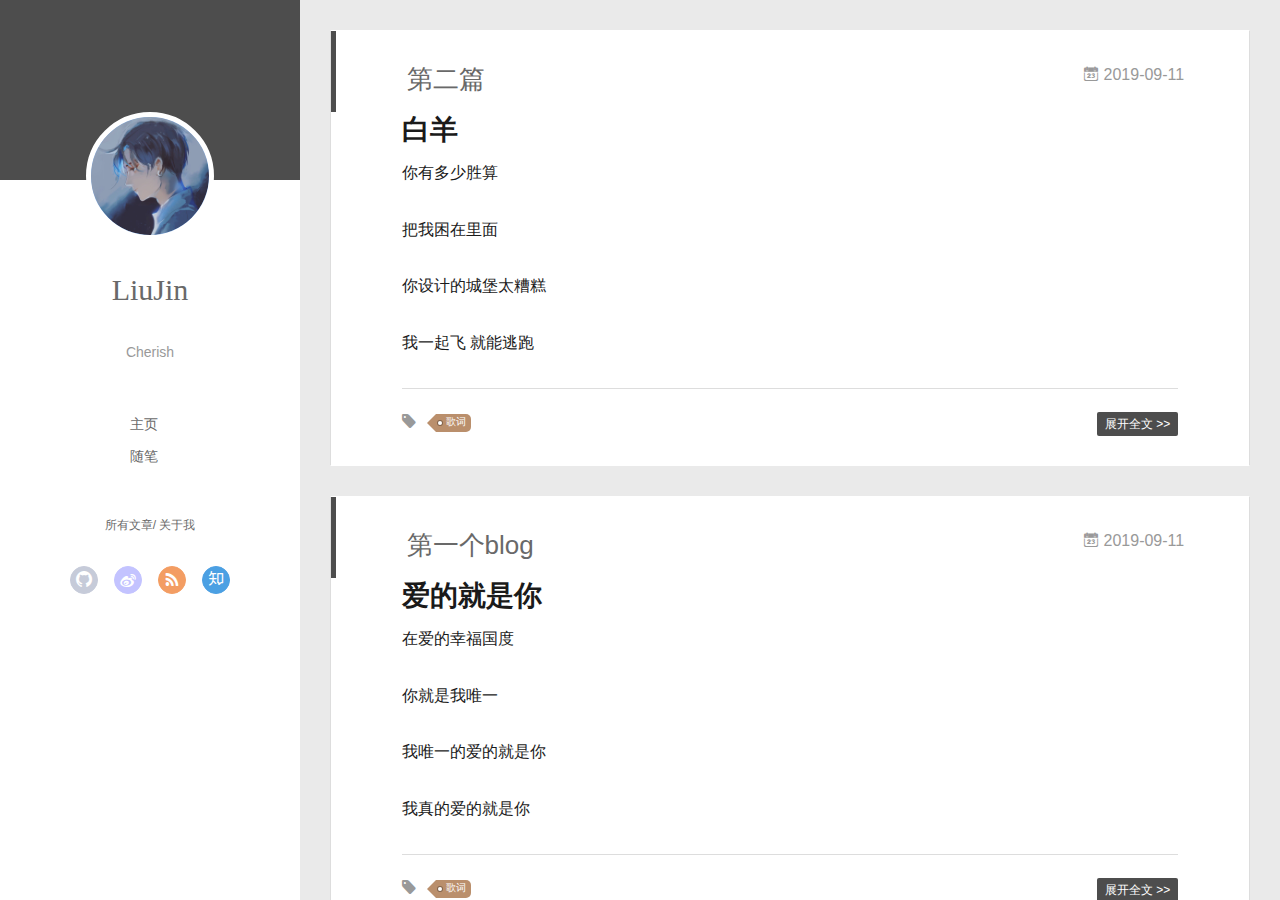
<file: index.html>
<!DOCTYPE html>
<html>
<head><meta name="generator" content="Hexo 3.9.0">
  <meta charset="utf-8">
  
  <meta name="renderer" content="webkit">
  <meta http-equiv="X-UA-Compatible" content="IE=edge">
  <link rel="dns-prefetch" href="http://yoursite.com">
  <title>LiuJin&#39;s blog</title>
  <meta name="viewport" content="width=device-width, initial-scale=1, maximum-scale=1">
  <meta property="og:type" content="website">
<meta property="og:title" content="LiuJin&#39;s blog">
<meta property="og:url" content="http://yoursite.com/index.html">
<meta property="og:site_name" content="LiuJin&#39;s blog">
<meta property="og:locale" content="zh-CN">
<meta name="twitter:card" content="summary">
<meta name="twitter:title" content="LiuJin&#39;s blog">
  
    <link rel="alternative" href="/atom.xml" title="LiuJin&#39;s blog" type="application/atom+xml">
  
  
    <link rel="icon" href="/favicon.png">
  
  <link rel="stylesheet" type="text/css" href="/./main.0cf68a.css">
  <style type="text/css">
  
    #container.show {
      background: linear-gradient(200deg,#a0cfe4,#e8c37e);
    }
  </style>
  

  

</head>
</html>
<body>
  <div id="container" q-class="show:isCtnShow">
    <canvas id="anm-canvas" class="anm-canvas"></canvas>
    <div class="left-col" q-class="show:isShow">
      
<div class="overlay" style="background: #4d4d4d"></div>
<div class="intrude-less">
	<header id="header" class="inner">
		<a href="/" class="profilepic">
			<img src="/img/head.jpg" class="js-avatar">
		</a>
		<hgroup>
		  <h1 class="header-author"><a href="/">LiuJin</a></h1>
		</hgroup>
		
		<p class="header-subtitle">Cherish</p>
		

		<nav class="header-menu">
			<ul>
			
				<li><a href="/">主页</a></li>
	        
				<li><a href="/tags/随笔/">随笔</a></li>
	        
			</ul>
		</nav>
		<nav class="header-smart-menu">
    		
    			
    			<a q-on="click: openSlider(e, 'innerArchive')" href="javascript:void(0)">所有文章</a>
    			
            
    			
    			<a q-on="click: openSlider(e, 'aboutme')" href="javascript:void(0)">关于我</a>
    			
            
		</nav>
		<nav class="header-nav">
			<div class="social">
				
					<a class="github" target="_blank" href="https://github.com/ZLiuJin" title="github"><i class="icon-github"></i></a>
		        
					<a class="weibo" target="_blank" href="#" title="weibo"><i class="icon-weibo"></i></a>
		        
					<a class="rss" target="_blank" href="#" title="rss"><i class="icon-rss"></i></a>
		        
					<a class="zhihu" target="_blank" href="#" title="zhihu"><i class="icon-zhihu"></i></a>
		        
			</div>
		</nav>
		<div style="position:absolute; bottom:120px left:auto; width:85%">
	<iframe frameborder="no" border="0" marginwidth="0" marginheight="0" width=260 height=86 src="//music.163.com/outchain/player?type=2&id=1322032085&auto=1&height=66"></iframe>
	</div>
	</header>
	
</div>

    </div>
    <div class="mid-col" q-class="show:isShow,hide:isShow|isFalse">
      
<nav id="mobile-nav">
  	<div class="overlay js-overlay" style="background: #4d4d4d"></div>
	<div class="btnctn js-mobile-btnctn">
  		<div class="slider-trigger list" q-on="click: openSlider(e)"><i class="icon icon-sort"></i></div>
	</div>
	<div class="intrude-less">
		<header id="header" class="inner">
			<div class="profilepic">
				<img src="/img/head.jpg" class="js-avatar">
			</div>
			<hgroup>
			  <h1 class="header-author js-header-author">LiuJin</h1>
			</hgroup>
			
			<p class="header-subtitle"><i class="icon icon-quo-left"></i>Cherish<i class="icon icon-quo-right"></i></p>
			
			
			
				
			
				
			
			
			
			<nav class="header-nav">
				<div class="social">
					
						<a class="github" target="_blank" href="https://github.com/ZLiuJin" title="github"><i class="icon-github"></i></a>
			        
						<a class="weibo" target="_blank" href="#" title="weibo"><i class="icon-weibo"></i></a>
			        
						<a class="rss" target="_blank" href="#" title="rss"><i class="icon-rss"></i></a>
			        
						<a class="zhihu" target="_blank" href="#" title="zhihu"><i class="icon-zhihu"></i></a>
			        
				</div>
			</nav>

			<nav class="header-menu js-header-menu">
				<ul style="width: 50%">
				
				
					<li style="width: 50%"><a href="/">主页</a></li>
		        
					<li style="width: 50%"><a href="/tags/随笔/">随笔</a></li>
		        
				</ul>
			</nav>
		</header>				
	</div>
	<div class="mobile-mask" style="display:none" q-show="isShow"></div>
</nav>

      <div id="wrapper" class="body-wrap">
        <div class="menu-l">
          <div class="canvas-wrap">
            <canvas data-colors="#eaeaea" data-sectionHeight="100" data-contentId="js-content" id="myCanvas1" class="anm-canvas"></canvas>
          </div>
          <div id="js-content" class="content-ll">
            
  
    <article id="post-第二篇" class="article article-type-post  article-index" itemscope itemprop="blogPost">
  <div class="article-inner">
    
      <header class="article-header">
        
  
    <h1 itemprop="name">
      <a class="article-title" href="/2019/09/11/第二篇/">第二篇</a>
    </h1>
  

        
        <a href="/2019/09/11/第二篇/" class="archive-article-date">
  	<time datetime="2019-09-11T11:28:46.000Z" itemprop="datePublished"><i class="icon-calendar icon"></i>2019-09-11</time>
</a>
        
      </header>
    
    <div class="article-entry" itemprop="articleBody">
      
        <h1 id="白羊"><a href="#白羊" class="headerlink" title="白羊"></a>白羊</h1><p>你有多少胜算</p>
<p>把我困在里面</p>
<p>你设计的城堡太糟糕</p>
<p>我一起飞 就能逃跑</p>
        
      

      
    </div>
    <div class="article-info article-info-index">
      
      
	<div class="article-tag tagcloud">
		<i class="icon-price-tags icon"></i>
		<ul class="article-tag-list">
			 
        		<li class="article-tag-list-item">
        			<a href="javascript:void(0)" class="js-tag article-tag-list-link color3">歌词</a>
        		</li>
      		
		</ul>
	</div>

      

      
        <p class="article-more-link">
          <a class="article-more-a" href="/2019/09/11/第二篇/">展开全文 >></a>
        </p>
      

      
      <div class="clearfix"></div>
    </div>
  </div>
</article>

<aside class="wrap-side-operation">
    <div class="mod-side-operation">
        
        <div class="jump-container" id="js-jump-container" style="display:none;">
            <a href="javascript:void(0)" class="mod-side-operation__jump-to-top">
                <i class="icon-font icon-back"></i>
            </a>
            <div id="js-jump-plan-container" class="jump-plan-container" style="top: -11px;">
                <i class="icon-font icon-plane jump-plane"></i>
            </div>
        </div>
        
        
    </div>
</aside>




  
    <article id="post-第一个blog" class="article article-type-post  article-index" itemscope itemprop="blogPost">
  <div class="article-inner">
    
      <header class="article-header">
        
  
    <h1 itemprop="name">
      <a class="article-title" href="/2019/09/11/第一个blog/">第一个blog</a>
    </h1>
  

        
        <a href="/2019/09/11/第一个blog/" class="archive-article-date">
  	<time datetime="2019-09-11T11:05:48.000Z" itemprop="datePublished"><i class="icon-calendar icon"></i>2019-09-11</time>
</a>
        
      </header>
    
    <div class="article-entry" itemprop="articleBody">
      
        <h1 id="爱的就是你"><a href="#爱的就是你" class="headerlink" title="爱的就是你"></a>爱的就是你</h1><p>在爱的幸福国度</p>
<p>你就是我唯一</p>
<p>我唯一的爱的就是你</p>
<p>我真的爱的就是你</p>
        
      

      
    </div>
    <div class="article-info article-info-index">
      
      
	<div class="article-tag tagcloud">
		<i class="icon-price-tags icon"></i>
		<ul class="article-tag-list">
			 
        		<li class="article-tag-list-item">
        			<a href="javascript:void(0)" class="js-tag article-tag-list-link color3">歌词</a>
        		</li>
      		
		</ul>
	</div>

      

      
        <p class="article-more-link">
          <a class="article-more-a" href="/2019/09/11/第一个blog/">展开全文 >></a>
        </p>
      

      
      <div class="clearfix"></div>
    </div>
  </div>
</article>

<aside class="wrap-side-operation">
    <div class="mod-side-operation">
        
        <div class="jump-container" id="js-jump-container" style="display:none;">
            <a href="javascript:void(0)" class="mod-side-operation__jump-to-top">
                <i class="icon-font icon-back"></i>
            </a>
            <div id="js-jump-plan-container" class="jump-plan-container" style="top: -11px;">
                <i class="icon-font icon-plane jump-plane"></i>
            </div>
        </div>
        
        
    </div>
</aside>




  
  


          </div>
        </div>
      </div>
      <footer id="footer">
  <div class="outer">
    <div id="footer-info">
    	<div class="footer-left">
    		&copy; 2019 LiuJin
    	</div>
      	<div class="footer-right">
      		<a href="http://hexo.io/" target="_blank">Hexo</a>  Theme <a href="https://github.com/litten/hexo-theme-yilia" target="_blank">Yilia</a> by Litten
      	</div>
    </div>
  </div>
</footer>
    </div>
    <script>
	var yiliaConfig = {
		mathjax: false,
		isHome: true,
		isPost: false,
		isArchive: false,
		isTag: false,
		isCategory: false,
		open_in_new: false,
		toc_hide_index: true,
		root: "/",
		innerArchive: true,
		showTags: false
	}
</script>

<script>!function(t){function n(e){if(r[e])return r[e].exports;var i=r[e]={exports:{},id:e,loaded:!1};return t[e].call(i.exports,i,i.exports,n),i.loaded=!0,i.exports}var r={};n.m=t,n.c=r,n.p="./",n(0)}([function(t,n,r){r(195),t.exports=r(191)},function(t,n,r){var e=r(3),i=r(52),o=r(27),u=r(28),c=r(53),f="prototype",a=function(t,n,r){var s,l,h,v,p=t&a.F,d=t&a.G,y=t&a.S,g=t&a.P,b=t&a.B,m=d?e:y?e[n]||(e[n]={}):(e[n]||{})[f],x=d?i:i[n]||(i[n]={}),w=x[f]||(x[f]={});d&&(r=n);for(s in r)l=!p&&m&&void 0!==m[s],h=(l?m:r)[s],v=b&&l?c(h,e):g&&"function"==typeof h?c(Function.call,h):h,m&&u(m,s,h,t&a.U),x[s]!=h&&o(x,s,v),g&&w[s]!=h&&(w[s]=h)};e.core=i,a.F=1,a.G=2,a.S=4,a.P=8,a.B=16,a.W=32,a.U=64,a.R=128,t.exports=a},function(t,n,r){var e=r(6);t.exports=function(t){if(!e(t))throw TypeError(t+" is not an object!");return t}},function(t,n){var r=t.exports="undefined"!=typeof window&&window.Math==Math?window:"undefined"!=typeof self&&self.Math==Math?self:Function("return this")();"number"==typeof __g&&(__g=r)},function(t,n){t.exports=function(t){try{return!!t()}catch(t){return!0}}},function(t,n){var r=t.exports="undefined"!=typeof window&&window.Math==Math?window:"undefined"!=typeof self&&self.Math==Math?self:Function("return this")();"number"==typeof __g&&(__g=r)},function(t,n){t.exports=function(t){return"object"==typeof t?null!==t:"function"==typeof t}},function(t,n,r){var e=r(126)("wks"),i=r(76),o=r(3).Symbol,u="function"==typeof o;(t.exports=function(t){return e[t]||(e[t]=u&&o[t]||(u?o:i)("Symbol."+t))}).store=e},function(t,n){var r={}.hasOwnProperty;t.exports=function(t,n){return r.call(t,n)}},function(t,n,r){var e=r(94),i=r(33);t.exports=function(t){return e(i(t))}},function(t,n,r){t.exports=!r(4)(function(){return 7!=Object.defineProperty({},"a",{get:function(){return 7}}).a})},function(t,n,r){var e=r(2),i=r(167),o=r(50),u=Object.defineProperty;n.f=r(10)?Object.defineProperty:function(t,n,r){if(e(t),n=o(n,!0),e(r),i)try{return u(t,n,r)}catch(t){}if("get"in r||"set"in r)throw TypeError("Accessors not supported!");return"value"in r&&(t[n]=r.value),t}},function(t,n,r){t.exports=!r(18)(function(){return 7!=Object.defineProperty({},"a",{get:function(){return 7}}).a})},function(t,n,r){var e=r(14),i=r(22);t.exports=r(12)?function(t,n,r){return e.f(t,n,i(1,r))}:function(t,n,r){return t[n]=r,t}},function(t,n,r){var e=r(20),i=r(58),o=r(42),u=Object.defineProperty;n.f=r(12)?Object.defineProperty:function(t,n,r){if(e(t),n=o(n,!0),e(r),i)try{return u(t,n,r)}catch(t){}if("get"in r||"set"in r)throw TypeError("Accessors not supported!");return"value"in r&&(t[n]=r.value),t}},function(t,n,r){var e=r(40)("wks"),i=r(23),o=r(5).Symbol,u="function"==typeof o;(t.exports=function(t){return e[t]||(e[t]=u&&o[t]||(u?o:i)("Symbol."+t))}).store=e},function(t,n,r){var e=r(67),i=Math.min;t.exports=function(t){return t>0?i(e(t),9007199254740991):0}},function(t,n,r){var e=r(46);t.exports=function(t){return Object(e(t))}},function(t,n){t.exports=function(t){try{return!!t()}catch(t){return!0}}},function(t,n,r){var e=r(63),i=r(34);t.exports=Object.keys||function(t){return e(t,i)}},function(t,n,r){var e=r(21);t.exports=function(t){if(!e(t))throw TypeError(t+" is not an object!");return t}},function(t,n){t.exports=function(t){return"object"==typeof t?null!==t:"function"==typeof t}},function(t,n){t.exports=function(t,n){return{enumerable:!(1&t),configurable:!(2&t),writable:!(4&t),value:n}}},function(t,n){var r=0,e=Math.random();t.exports=function(t){return"Symbol(".concat(void 0===t?"":t,")_",(++r+e).toString(36))}},function(t,n){var r={}.hasOwnProperty;t.exports=function(t,n){return r.call(t,n)}},function(t,n){var r=t.exports={version:"2.4.0"};"number"==typeof __e&&(__e=r)},function(t,n){t.exports=function(t){if("function"!=typeof t)throw TypeError(t+" is not a function!");return t}},function(t,n,r){var e=r(11),i=r(66);t.exports=r(10)?function(t,n,r){return e.f(t,n,i(1,r))}:function(t,n,r){return t[n]=r,t}},function(t,n,r){var e=r(3),i=r(27),o=r(24),u=r(76)("src"),c="toString",f=Function[c],a=(""+f).split(c);r(52).inspectSource=function(t){return f.call(t)},(t.exports=function(t,n,r,c){var f="function"==typeof r;f&&(o(r,"name")||i(r,"name",n)),t[n]!==r&&(f&&(o(r,u)||i(r,u,t[n]?""+t[n]:a.join(String(n)))),t===e?t[n]=r:c?t[n]?t[n]=r:i(t,n,r):(delete t[n],i(t,n,r)))})(Function.prototype,c,function(){return"function"==typeof this&&this[u]||f.call(this)})},function(t,n,r){var e=r(1),i=r(4),o=r(46),u=function(t,n,r,e){var i=String(o(t)),u="<"+n;return""!==r&&(u+=" "+r+'="'+String(e).replace(/"/g,"&quot;")+'"'),u+">"+i+"</"+n+">"};t.exports=function(t,n){var r={};r[t]=n(u),e(e.P+e.F*i(function(){var n=""[t]('"');return n!==n.toLowerCase()||n.split('"').length>3}),"String",r)}},function(t,n,r){var e=r(115),i=r(46);t.exports=function(t){return e(i(t))}},function(t,n,r){var e=r(116),i=r(66),o=r(30),u=r(50),c=r(24),f=r(167),a=Object.getOwnPropertyDescriptor;n.f=r(10)?a:function(t,n){if(t=o(t),n=u(n,!0),f)try{return a(t,n)}catch(t){}if(c(t,n))return i(!e.f.call(t,n),t[n])}},function(t,n,r){var e=r(24),i=r(17),o=r(145)("IE_PROTO"),u=Object.prototype;t.exports=Object.getPrototypeOf||function(t){return t=i(t),e(t,o)?t[o]:"function"==typeof t.constructor&&t instanceof t.constructor?t.constructor.prototype:t instanceof Object?u:null}},function(t,n){t.exports=function(t){if(void 0==t)throw TypeError("Can't call method on  "+t);return t}},function(t,n){t.exports="constructor,hasOwnProperty,isPrototypeOf,propertyIsEnumerable,toLocaleString,toString,valueOf".split(",")},function(t,n){t.exports={}},function(t,n){t.exports=!0},function(t,n){n.f={}.propertyIsEnumerable},function(t,n,r){var e=r(14).f,i=r(8),o=r(15)("toStringTag");t.exports=function(t,n,r){t&&!i(t=r?t:t.prototype,o)&&e(t,o,{configurable:!0,value:n})}},function(t,n,r){var e=r(40)("keys"),i=r(23);t.exports=function(t){return e[t]||(e[t]=i(t))}},function(t,n,r){var e=r(5),i="__core-js_shared__",o=e[i]||(e[i]={});t.exports=function(t){return o[t]||(o[t]={})}},function(t,n){var r=Math.ceil,e=Math.floor;t.exports=function(t){return isNaN(t=+t)?0:(t>0?e:r)(t)}},function(t,n,r){var e=r(21);t.exports=function(t,n){if(!e(t))return t;var r,i;if(n&&"function"==typeof(r=t.toString)&&!e(i=r.call(t)))return i;if("function"==typeof(r=t.valueOf)&&!e(i=r.call(t)))return i;if(!n&&"function"==typeof(r=t.toString)&&!e(i=r.call(t)))return i;throw TypeError("Can't convert object to primitive value")}},function(t,n,r){var e=r(5),i=r(25),o=r(36),u=r(44),c=r(14).f;t.exports=function(t){var n=i.Symbol||(i.Symbol=o?{}:e.Symbol||{});"_"==t.charAt(0)||t in n||c(n,t,{value:u.f(t)})}},function(t,n,r){n.f=r(15)},function(t,n){var r={}.toString;t.exports=function(t){return r.call(t).slice(8,-1)}},function(t,n){t.exports=function(t){if(void 0==t)throw TypeError("Can't call method on  "+t);return t}},function(t,n,r){var e=r(4);t.exports=function(t,n){return!!t&&e(function(){n?t.call(null,function(){},1):t.call(null)})}},function(t,n,r){var e=r(53),i=r(115),o=r(17),u=r(16),c=r(203);t.exports=function(t,n){var r=1==t,f=2==t,a=3==t,s=4==t,l=6==t,h=5==t||l,v=n||c;return function(n,c,p){for(var d,y,g=o(n),b=i(g),m=e(c,p,3),x=u(b.length),w=0,S=r?v(n,x):f?v(n,0):void 0;x>w;w++)if((h||w in b)&&(d=b[w],y=m(d,w,g),t))if(r)S[w]=y;else if(y)switch(t){case 3:return!0;case 5:return d;case 6:return w;case 2:S.push(d)}else if(s)return!1;return l?-1:a||s?s:S}}},function(t,n,r){var e=r(1),i=r(52),o=r(4);t.exports=function(t,n){var r=(i.Object||{})[t]||Object[t],u={};u[t]=n(r),e(e.S+e.F*o(function(){r(1)}),"Object",u)}},function(t,n,r){var e=r(6);t.exports=function(t,n){if(!e(t))return t;var r,i;if(n&&"function"==typeof(r=t.toString)&&!e(i=r.call(t)))return i;if("function"==typeof(r=t.valueOf)&&!e(i=r.call(t)))return i;if(!n&&"function"==typeof(r=t.toString)&&!e(i=r.call(t)))return i;throw TypeError("Can't convert object to primitive value")}},function(t,n,r){var e=r(5),i=r(25),o=r(91),u=r(13),c="prototype",f=function(t,n,r){var a,s,l,h=t&f.F,v=t&f.G,p=t&f.S,d=t&f.P,y=t&f.B,g=t&f.W,b=v?i:i[n]||(i[n]={}),m=b[c],x=v?e:p?e[n]:(e[n]||{})[c];v&&(r=n);for(a in r)(s=!h&&x&&void 0!==x[a])&&a in b||(l=s?x[a]:r[a],b[a]=v&&"function"!=typeof x[a]?r[a]:y&&s?o(l,e):g&&x[a]==l?function(t){var n=function(n,r,e){if(this instanceof t){switch(arguments.length){case 0:return new t;case 1:return new t(n);case 2:return new t(n,r)}return new t(n,r,e)}return t.apply(this,arguments)};return n[c]=t[c],n}(l):d&&"function"==typeof l?o(Function.call,l):l,d&&((b.virtual||(b.virtual={}))[a]=l,t&f.R&&m&&!m[a]&&u(m,a,l)))};f.F=1,f.G=2,f.S=4,f.P=8,f.B=16,f.W=32,f.U=64,f.R=128,t.exports=f},function(t,n){var r=t.exports={version:"2.4.0"};"number"==typeof __e&&(__e=r)},function(t,n,r){var e=r(26);t.exports=function(t,n,r){if(e(t),void 0===n)return t;switch(r){case 1:return function(r){return t.call(n,r)};case 2:return function(r,e){return t.call(n,r,e)};case 3:return function(r,e,i){return t.call(n,r,e,i)}}return function(){return t.apply(n,arguments)}}},function(t,n,r){var e=r(183),i=r(1),o=r(126)("metadata"),u=o.store||(o.store=new(r(186))),c=function(t,n,r){var i=u.get(t);if(!i){if(!r)return;u.set(t,i=new e)}var o=i.get(n);if(!o){if(!r)return;i.set(n,o=new e)}return o},f=function(t,n,r){var e=c(n,r,!1);return void 0!==e&&e.has(t)},a=function(t,n,r){var e=c(n,r,!1);return void 0===e?void 0:e.get(t)},s=function(t,n,r,e){c(r,e,!0).set(t,n)},l=function(t,n){var r=c(t,n,!1),e=[];return r&&r.forEach(function(t,n){e.push(n)}),e},h=function(t){return void 0===t||"symbol"==typeof t?t:String(t)},v=function(t){i(i.S,"Reflect",t)};t.exports={store:u,map:c,has:f,get:a,set:s,keys:l,key:h,exp:v}},function(t,n,r){"use strict";if(r(10)){var e=r(69),i=r(3),o=r(4),u=r(1),c=r(127),f=r(152),a=r(53),s=r(68),l=r(66),h=r(27),v=r(73),p=r(67),d=r(16),y=r(75),g=r(50),b=r(24),m=r(180),x=r(114),w=r(6),S=r(17),_=r(137),O=r(70),E=r(32),P=r(71).f,j=r(154),F=r(76),M=r(7),A=r(48),N=r(117),T=r(146),I=r(155),k=r(80),L=r(123),R=r(74),C=r(130),D=r(160),U=r(11),W=r(31),G=U.f,B=W.f,V=i.RangeError,z=i.TypeError,q=i.Uint8Array,K="ArrayBuffer",J="Shared"+K,Y="BYTES_PER_ELEMENT",H="prototype",$=Array[H],X=f.ArrayBuffer,Q=f.DataView,Z=A(0),tt=A(2),nt=A(3),rt=A(4),et=A(5),it=A(6),ot=N(!0),ut=N(!1),ct=I.values,ft=I.keys,at=I.entries,st=$.lastIndexOf,lt=$.reduce,ht=$.reduceRight,vt=$.join,pt=$.sort,dt=$.slice,yt=$.toString,gt=$.toLocaleString,bt=M("iterator"),mt=M("toStringTag"),xt=F("typed_constructor"),wt=F("def_constructor"),St=c.CONSTR,_t=c.TYPED,Ot=c.VIEW,Et="Wrong length!",Pt=A(1,function(t,n){return Tt(T(t,t[wt]),n)}),jt=o(function(){return 1===new q(new Uint16Array([1]).buffer)[0]}),Ft=!!q&&!!q[H].set&&o(function(){new q(1).set({})}),Mt=function(t,n){if(void 0===t)throw z(Et);var r=+t,e=d(t);if(n&&!m(r,e))throw V(Et);return e},At=function(t,n){var r=p(t);if(r<0||r%n)throw V("Wrong offset!");return r},Nt=function(t){if(w(t)&&_t in t)return t;throw z(t+" is not a typed array!")},Tt=function(t,n){if(!(w(t)&&xt in t))throw z("It is not a typed array constructor!");return new t(n)},It=function(t,n){return kt(T(t,t[wt]),n)},kt=function(t,n){for(var r=0,e=n.length,i=Tt(t,e);e>r;)i[r]=n[r++];return i},Lt=function(t,n,r){G(t,n,{get:function(){return this._d[r]}})},Rt=function(t){var n,r,e,i,o,u,c=S(t),f=arguments.length,s=f>1?arguments[1]:void 0,l=void 0!==s,h=j(c);if(void 0!=h&&!_(h)){for(u=h.call(c),e=[],n=0;!(o=u.next()).done;n++)e.push(o.value);c=e}for(l&&f>2&&(s=a(s,arguments[2],2)),n=0,r=d(c.length),i=Tt(this,r);r>n;n++)i[n]=l?s(c[n],n):c[n];return i},Ct=function(){for(var t=0,n=arguments.length,r=Tt(this,n);n>t;)r[t]=arguments[t++];return r},Dt=!!q&&o(function(){gt.call(new q(1))}),Ut=function(){return gt.apply(Dt?dt.call(Nt(this)):Nt(this),arguments)},Wt={copyWithin:function(t,n){return D.call(Nt(this),t,n,arguments.length>2?arguments[2]:void 0)},every:function(t){return rt(Nt(this),t,arguments.length>1?arguments[1]:void 0)},fill:function(t){return C.apply(Nt(this),arguments)},filter:function(t){return It(this,tt(Nt(this),t,arguments.length>1?arguments[1]:void 0))},find:function(t){return et(Nt(this),t,arguments.length>1?arguments[1]:void 0)},findIndex:function(t){return it(Nt(this),t,arguments.length>1?arguments[1]:void 0)},forEach:function(t){Z(Nt(this),t,arguments.length>1?arguments[1]:void 0)},indexOf:function(t){return ut(Nt(this),t,arguments.length>1?arguments[1]:void 0)},includes:function(t){return ot(Nt(this),t,arguments.length>1?arguments[1]:void 0)},join:function(t){return vt.apply(Nt(this),arguments)},lastIndexOf:function(t){return st.apply(Nt(this),arguments)},map:function(t){return Pt(Nt(this),t,arguments.length>1?arguments[1]:void 0)},reduce:function(t){return lt.apply(Nt(this),arguments)},reduceRight:function(t){return ht.apply(Nt(this),arguments)},reverse:function(){for(var t,n=this,r=Nt(n).length,e=Math.floor(r/2),i=0;i<e;)t=n[i],n[i++]=n[--r],n[r]=t;return n},some:function(t){return nt(Nt(this),t,arguments.length>1?arguments[1]:void 0)},sort:function(t){return pt.call(Nt(this),t)},subarray:function(t,n){var r=Nt(this),e=r.length,i=y(t,e);return new(T(r,r[wt]))(r.buffer,r.byteOffset+i*r.BYTES_PER_ELEMENT,d((void 0===n?e:y(n,e))-i))}},Gt=function(t,n){return It(this,dt.call(Nt(this),t,n))},Bt=function(t){Nt(this);var n=At(arguments[1],1),r=this.length,e=S(t),i=d(e.length),o=0;if(i+n>r)throw V(Et);for(;o<i;)this[n+o]=e[o++]},Vt={entries:function(){return at.call(Nt(this))},keys:function(){return ft.call(Nt(this))},values:function(){return ct.call(Nt(this))}},zt=function(t,n){return w(t)&&t[_t]&&"symbol"!=typeof n&&n in t&&String(+n)==String(n)},qt=function(t,n){return zt(t,n=g(n,!0))?l(2,t[n]):B(t,n)},Kt=function(t,n,r){return!(zt(t,n=g(n,!0))&&w(r)&&b(r,"value"))||b(r,"get")||b(r,"set")||r.configurable||b(r,"writable")&&!r.writable||b(r,"enumerable")&&!r.enumerable?G(t,n,r):(t[n]=r.value,t)};St||(W.f=qt,U.f=Kt),u(u.S+u.F*!St,"Object",{getOwnPropertyDescriptor:qt,defineProperty:Kt}),o(function(){yt.call({})})&&(yt=gt=function(){return vt.call(this)});var Jt=v({},Wt);v(Jt,Vt),h(Jt,bt,Vt.values),v(Jt,{slice:Gt,set:Bt,constructor:function(){},toString:yt,toLocaleString:Ut}),Lt(Jt,"buffer","b"),Lt(Jt,"byteOffset","o"),Lt(Jt,"byteLength","l"),Lt(Jt,"length","e"),G(Jt,mt,{get:function(){return this[_t]}}),t.exports=function(t,n,r,f){f=!!f;var a=t+(f?"Clamped":"")+"Array",l="Uint8Array"!=a,v="get"+t,p="set"+t,y=i[a],g=y||{},b=y&&E(y),m=!y||!c.ABV,S={},_=y&&y[H],j=function(t,r){var e=t._d;return e.v[v](r*n+e.o,jt)},F=function(t,r,e){var i=t._d;f&&(e=(e=Math.round(e))<0?0:e>255?255:255&e),i.v[p](r*n+i.o,e,jt)},M=function(t,n){G(t,n,{get:function(){return j(this,n)},set:function(t){return F(this,n,t)},enumerable:!0})};m?(y=r(function(t,r,e,i){s(t,y,a,"_d");var o,u,c,f,l=0,v=0;if(w(r)){if(!(r instanceof X||(f=x(r))==K||f==J))return _t in r?kt(y,r):Rt.call(y,r);o=r,v=At(e,n);var p=r.byteLength;if(void 0===i){if(p%n)throw V(Et);if((u=p-v)<0)throw V(Et)}else if((u=d(i)*n)+v>p)throw V(Et);c=u/n}else c=Mt(r,!0),u=c*n,o=new X(u);for(h(t,"_d",{b:o,o:v,l:u,e:c,v:new Q(o)});l<c;)M(t,l++)}),_=y[H]=O(Jt),h(_,"constructor",y)):L(function(t){new y(null),new y(t)},!0)||(y=r(function(t,r,e,i){s(t,y,a);var o;return w(r)?r instanceof X||(o=x(r))==K||o==J?void 0!==i?new g(r,At(e,n),i):void 0!==e?new g(r,At(e,n)):new g(r):_t in r?kt(y,r):Rt.call(y,r):new g(Mt(r,l))}),Z(b!==Function.prototype?P(g).concat(P(b)):P(g),function(t){t in y||h(y,t,g[t])}),y[H]=_,e||(_.constructor=y));var A=_[bt],N=!!A&&("values"==A.name||void 0==A.name),T=Vt.values;h(y,xt,!0),h(_,_t,a),h(_,Ot,!0),h(_,wt,y),(f?new y(1)[mt]==a:mt in _)||G(_,mt,{get:function(){return a}}),S[a]=y,u(u.G+u.W+u.F*(y!=g),S),u(u.S,a,{BYTES_PER_ELEMENT:n,from:Rt,of:Ct}),Y in _||h(_,Y,n),u(u.P,a,Wt),R(a),u(u.P+u.F*Ft,a,{set:Bt}),u(u.P+u.F*!N,a,Vt),u(u.P+u.F*(_.toString!=yt),a,{toString:yt}),u(u.P+u.F*o(function(){new y(1).slice()}),a,{slice:Gt}),u(u.P+u.F*(o(function(){return[1,2].toLocaleString()!=new y([1,2]).toLocaleString()})||!o(function(){_.toLocaleString.call([1,2])})),a,{toLocaleString:Ut}),k[a]=N?A:T,e||N||h(_,bt,T)}}else t.exports=function(){}},function(t,n){var r={}.toString;t.exports=function(t){return r.call(t).slice(8,-1)}},function(t,n,r){var e=r(21),i=r(5).document,o=e(i)&&e(i.createElement);t.exports=function(t){return o?i.createElement(t):{}}},function(t,n,r){t.exports=!r(12)&&!r(18)(function(){return 7!=Object.defineProperty(r(57)("div"),"a",{get:function(){return 7}}).a})},function(t,n,r){"use strict";var e=r(36),i=r(51),o=r(64),u=r(13),c=r(8),f=r(35),a=r(96),s=r(38),l=r(103),h=r(15)("iterator"),v=!([].keys&&"next"in[].keys()),p="keys",d="values",y=function(){return this};t.exports=function(t,n,r,g,b,m,x){a(r,n,g);var w,S,_,O=function(t){if(!v&&t in F)return F[t];switch(t){case p:case d:return function(){return new r(this,t)}}return function(){return new r(this,t)}},E=n+" Iterator",P=b==d,j=!1,F=t.prototype,M=F[h]||F["@@iterator"]||b&&F[b],A=M||O(b),N=b?P?O("entries"):A:void 0,T="Array"==n?F.entries||M:M;if(T&&(_=l(T.call(new t)))!==Object.prototype&&(s(_,E,!0),e||c(_,h)||u(_,h,y)),P&&M&&M.name!==d&&(j=!0,A=function(){return M.call(this)}),e&&!x||!v&&!j&&F[h]||u(F,h,A),f[n]=A,f[E]=y,b)if(w={values:P?A:O(d),keys:m?A:O(p),entries:N},x)for(S in w)S in F||o(F,S,w[S]);else i(i.P+i.F*(v||j),n,w);return w}},function(t,n,r){var e=r(20),i=r(100),o=r(34),u=r(39)("IE_PROTO"),c=function(){},f="prototype",a=function(){var t,n=r(57)("iframe"),e=o.length;for(n.style.display="none",r(93).appendChild(n),n.src="javascript:",t=n.contentWindow.document,t.open(),t.write("<script>document.F=Object<\/script>"),t.close(),a=t.F;e--;)delete a[f][o[e]];return a()};t.exports=Object.create||function(t,n){var r;return null!==t?(c[f]=e(t),r=new c,c[f]=null,r[u]=t):r=a(),void 0===n?r:i(r,n)}},function(t,n,r){var e=r(63),i=r(34).concat("length","prototype");n.f=Object.getOwnPropertyNames||function(t){return e(t,i)}},function(t,n){n.f=Object.getOwnPropertySymbols},function(t,n,r){var e=r(8),i=r(9),o=r(90)(!1),u=r(39)("IE_PROTO");t.exports=function(t,n){var r,c=i(t),f=0,a=[];for(r in c)r!=u&&e(c,r)&&a.push(r);for(;n.length>f;)e(c,r=n[f++])&&(~o(a,r)||a.push(r));return a}},function(t,n,r){t.exports=r(13)},function(t,n,r){var e=r(76)("meta"),i=r(6),o=r(24),u=r(11).f,c=0,f=Object.isExtensible||function(){return!0},a=!r(4)(function(){return f(Object.preventExtensions({}))}),s=function(t){u(t,e,{value:{i:"O"+ ++c,w:{}}})},l=function(t,n){if(!i(t))return"symbol"==typeof t?t:("string"==typeof t?"S":"P")+t;if(!o(t,e)){if(!f(t))return"F";if(!n)return"E";s(t)}return t[e].i},h=function(t,n){if(!o(t,e)){if(!f(t))return!0;if(!n)return!1;s(t)}return t[e].w},v=function(t){return a&&p.NEED&&f(t)&&!o(t,e)&&s(t),t},p=t.exports={KEY:e,NEED:!1,fastKey:l,getWeak:h,onFreeze:v}},function(t,n){t.exports=function(t,n){return{enumerable:!(1&t),configurable:!(2&t),writable:!(4&t),value:n}}},function(t,n){var r=Math.ceil,e=Math.floor;t.exports=function(t){return isNaN(t=+t)?0:(t>0?e:r)(t)}},function(t,n){t.exports=function(t,n,r,e){if(!(t instanceof n)||void 0!==e&&e in t)throw TypeError(r+": incorrect invocation!");return t}},function(t,n){t.exports=!1},function(t,n,r){var e=r(2),i=r(173),o=r(133),u=r(145)("IE_PROTO"),c=function(){},f="prototype",a=function(){var t,n=r(132)("iframe"),e=o.length;for(n.style.display="none",r(135).appendChild(n),n.src="javascript:",t=n.contentWindow.document,t.open(),t.write("<script>document.F=Object<\/script>"),t.close(),a=t.F;e--;)delete a[f][o[e]];return a()};t.exports=Object.create||function(t,n){var r;return null!==t?(c[f]=e(t),r=new c,c[f]=null,r[u]=t):r=a(),void 0===n?r:i(r,n)}},function(t,n,r){var e=r(175),i=r(133).concat("length","prototype");n.f=Object.getOwnPropertyNames||function(t){return e(t,i)}},function(t,n,r){var e=r(175),i=r(133);t.exports=Object.keys||function(t){return e(t,i)}},function(t,n,r){var e=r(28);t.exports=function(t,n,r){for(var i in n)e(t,i,n[i],r);return t}},function(t,n,r){"use strict";var e=r(3),i=r(11),o=r(10),u=r(7)("species");t.exports=function(t){var n=e[t];o&&n&&!n[u]&&i.f(n,u,{configurable:!0,get:function(){return this}})}},function(t,n,r){var e=r(67),i=Math.max,o=Math.min;t.exports=function(t,n){return t=e(t),t<0?i(t+n,0):o(t,n)}},function(t,n){var r=0,e=Math.random();t.exports=function(t){return"Symbol(".concat(void 0===t?"":t,")_",(++r+e).toString(36))}},function(t,n,r){var e=r(33);t.exports=function(t){return Object(e(t))}},function(t,n,r){var e=r(7)("unscopables"),i=Array.prototype;void 0==i[e]&&r(27)(i,e,{}),t.exports=function(t){i[e][t]=!0}},function(t,n,r){var e=r(53),i=r(169),o=r(137),u=r(2),c=r(16),f=r(154),a={},s={},n=t.exports=function(t,n,r,l,h){var v,p,d,y,g=h?function(){return t}:f(t),b=e(r,l,n?2:1),m=0;if("function"!=typeof g)throw TypeError(t+" is not iterable!");if(o(g)){for(v=c(t.length);v>m;m++)if((y=n?b(u(p=t[m])[0],p[1]):b(t[m]))===a||y===s)return y}else for(d=g.call(t);!(p=d.next()).done;)if((y=i(d,b,p.value,n))===a||y===s)return y};n.BREAK=a,n.RETURN=s},function(t,n){t.exports={}},function(t,n,r){var e=r(11).f,i=r(24),o=r(7)("toStringTag");t.exports=function(t,n,r){t&&!i(t=r?t:t.prototype,o)&&e(t,o,{configurable:!0,value:n})}},function(t,n,r){var e=r(1),i=r(46),o=r(4),u=r(150),c="["+u+"]",f="​",a=RegExp("^"+c+c+"*"),s=RegExp(c+c+"*$"),l=function(t,n,r){var i={},c=o(function(){return!!u[t]()||f[t]()!=f}),a=i[t]=c?n(h):u[t];r&&(i[r]=a),e(e.P+e.F*c,"String",i)},h=l.trim=function(t,n){return t=String(i(t)),1&n&&(t=t.replace(a,"")),2&n&&(t=t.replace(s,"")),t};t.exports=l},function(t,n,r){t.exports={default:r(86),__esModule:!0}},function(t,n,r){t.exports={default:r(87),__esModule:!0}},function(t,n,r){"use strict";function e(t){return t&&t.__esModule?t:{default:t}}n.__esModule=!0;var i=r(84),o=e(i),u=r(83),c=e(u),f="function"==typeof c.default&&"symbol"==typeof o.default?function(t){return typeof t}:function(t){return t&&"function"==typeof c.default&&t.constructor===c.default&&t!==c.default.prototype?"symbol":typeof t};n.default="function"==typeof c.default&&"symbol"===f(o.default)?function(t){return void 0===t?"undefined":f(t)}:function(t){return t&&"function"==typeof c.default&&t.constructor===c.default&&t!==c.default.prototype?"symbol":void 0===t?"undefined":f(t)}},function(t,n,r){r(110),r(108),r(111),r(112),t.exports=r(25).Symbol},function(t,n,r){r(109),r(113),t.exports=r(44).f("iterator")},function(t,n){t.exports=function(t){if("function"!=typeof t)throw TypeError(t+" is not a function!");return t}},function(t,n){t.exports=function(){}},function(t,n,r){var e=r(9),i=r(106),o=r(105);t.exports=function(t){return function(n,r,u){var c,f=e(n),a=i(f.length),s=o(u,a);if(t&&r!=r){for(;a>s;)if((c=f[s++])!=c)return!0}else for(;a>s;s++)if((t||s in f)&&f[s]===r)return t||s||0;return!t&&-1}}},function(t,n,r){var e=r(88);t.exports=function(t,n,r){if(e(t),void 0===n)return t;switch(r){case 1:return function(r){return t.call(n,r)};case 2:return function(r,e){return t.call(n,r,e)};case 3:return function(r,e,i){return t.call(n,r,e,i)}}return function(){return t.apply(n,arguments)}}},function(t,n,r){var e=r(19),i=r(62),o=r(37);t.exports=function(t){var n=e(t),r=i.f;if(r)for(var u,c=r(t),f=o.f,a=0;c.length>a;)f.call(t,u=c[a++])&&n.push(u);return n}},function(t,n,r){t.exports=r(5).document&&document.documentElement},function(t,n,r){var e=r(56);t.exports=Object("z").propertyIsEnumerable(0)?Object:function(t){return"String"==e(t)?t.split(""):Object(t)}},function(t,n,r){var e=r(56);t.exports=Array.isArray||function(t){return"Array"==e(t)}},function(t,n,r){"use strict";var e=r(60),i=r(22),o=r(38),u={};r(13)(u,r(15)("iterator"),function(){return this}),t.exports=function(t,n,r){t.prototype=e(u,{next:i(1,r)}),o(t,n+" Iterator")}},function(t,n){t.exports=function(t,n){return{value:n,done:!!t}}},function(t,n,r){var e=r(19),i=r(9);t.exports=function(t,n){for(var r,o=i(t),u=e(o),c=u.length,f=0;c>f;)if(o[r=u[f++]]===n)return r}},function(t,n,r){var e=r(23)("meta"),i=r(21),o=r(8),u=r(14).f,c=0,f=Object.isExtensible||function(){return!0},a=!r(18)(function(){return f(Object.preventExtensions({}))}),s=function(t){u(t,e,{value:{i:"O"+ ++c,w:{}}})},l=function(t,n){if(!i(t))return"symbol"==typeof t?t:("string"==typeof t?"S":"P")+t;if(!o(t,e)){if(!f(t))return"F";if(!n)return"E";s(t)}return t[e].i},h=function(t,n){if(!o(t,e)){if(!f(t))return!0;if(!n)return!1;s(t)}return t[e].w},v=function(t){return a&&p.NEED&&f(t)&&!o(t,e)&&s(t),t},p=t.exports={KEY:e,NEED:!1,fastKey:l,getWeak:h,onFreeze:v}},function(t,n,r){var e=r(14),i=r(20),o=r(19);t.exports=r(12)?Object.defineProperties:function(t,n){i(t);for(var r,u=o(n),c=u.length,f=0;c>f;)e.f(t,r=u[f++],n[r]);return t}},function(t,n,r){var e=r(37),i=r(22),o=r(9),u=r(42),c=r(8),f=r(58),a=Object.getOwnPropertyDescriptor;n.f=r(12)?a:function(t,n){if(t=o(t),n=u(n,!0),f)try{return a(t,n)}catch(t){}if(c(t,n))return i(!e.f.call(t,n),t[n])}},function(t,n,r){var e=r(9),i=r(61).f,o={}.toString,u="object"==typeof window&&window&&Object.getOwnPropertyNames?Object.getOwnPropertyNames(window):[],c=function(t){try{return i(t)}catch(t){return u.slice()}};t.exports.f=function(t){return u&&"[object Window]"==o.call(t)?c(t):i(e(t))}},function(t,n,r){var e=r(8),i=r(77),o=r(39)("IE_PROTO"),u=Object.prototype;t.exports=Object.getPrototypeOf||function(t){return t=i(t),e(t,o)?t[o]:"function"==typeof t.constructor&&t instanceof t.constructor?t.constructor.prototype:t instanceof Object?u:null}},function(t,n,r){var e=r(41),i=r(33);t.exports=function(t){return function(n,r){var o,u,c=String(i(n)),f=e(r),a=c.length;return f<0||f>=a?t?"":void 0:(o=c.charCodeAt(f),o<55296||o>56319||f+1===a||(u=c.charCodeAt(f+1))<56320||u>57343?t?c.charAt(f):o:t?c.slice(f,f+2):u-56320+(o-55296<<10)+65536)}}},function(t,n,r){var e=r(41),i=Math.max,o=Math.min;t.exports=function(t,n){return t=e(t),t<0?i(t+n,0):o(t,n)}},function(t,n,r){var e=r(41),i=Math.min;t.exports=function(t){return t>0?i(e(t),9007199254740991):0}},function(t,n,r){"use strict";var e=r(89),i=r(97),o=r(35),u=r(9);t.exports=r(59)(Array,"Array",function(t,n){this._t=u(t),this._i=0,this._k=n},function(){var t=this._t,n=this._k,r=this._i++;return!t||r>=t.length?(this._t=void 0,i(1)):"keys"==n?i(0,r):"values"==n?i(0,t[r]):i(0,[r,t[r]])},"values"),o.Arguments=o.Array,e("keys"),e("values"),e("entries")},function(t,n){},function(t,n,r){"use strict";var e=r(104)(!0);r(59)(String,"String",function(t){this._t=String(t),this._i=0},function(){var t,n=this._t,r=this._i;return r>=n.length?{value:void 0,done:!0}:(t=e(n,r),this._i+=t.length,{value:t,done:!1})})},function(t,n,r){"use strict";var e=r(5),i=r(8),o=r(12),u=r(51),c=r(64),f=r(99).KEY,a=r(18),s=r(40),l=r(38),h=r(23),v=r(15),p=r(44),d=r(43),y=r(98),g=r(92),b=r(95),m=r(20),x=r(9),w=r(42),S=r(22),_=r(60),O=r(102),E=r(101),P=r(14),j=r(19),F=E.f,M=P.f,A=O.f,N=e.Symbol,T=e.JSON,I=T&&T.stringify,k="prototype",L=v("_hidden"),R=v("toPrimitive"),C={}.propertyIsEnumerable,D=s("symbol-registry"),U=s("symbols"),W=s("op-symbols"),G=Object[k],B="function"==typeof N,V=e.QObject,z=!V||!V[k]||!V[k].findChild,q=o&&a(function(){return 7!=_(M({},"a",{get:function(){return M(this,"a",{value:7}).a}})).a})?function(t,n,r){var e=F(G,n);e&&delete G[n],M(t,n,r),e&&t!==G&&M(G,n,e)}:M,K=function(t){var n=U[t]=_(N[k]);return n._k=t,n},J=B&&"symbol"==typeof N.iterator?function(t){return"symbol"==typeof t}:function(t){return t instanceof N},Y=function(t,n,r){return t===G&&Y(W,n,r),m(t),n=w(n,!0),m(r),i(U,n)?(r.enumerable?(i(t,L)&&t[L][n]&&(t[L][n]=!1),r=_(r,{enumerable:S(0,!1)})):(i(t,L)||M(t,L,S(1,{})),t[L][n]=!0),q(t,n,r)):M(t,n,r)},H=function(t,n){m(t);for(var r,e=g(n=x(n)),i=0,o=e.length;o>i;)Y(t,r=e[i++],n[r]);return t},$=function(t,n){return void 0===n?_(t):H(_(t),n)},X=function(t){var n=C.call(this,t=w(t,!0));return!(this===G&&i(U,t)&&!i(W,t))&&(!(n||!i(this,t)||!i(U,t)||i(this,L)&&this[L][t])||n)},Q=function(t,n){if(t=x(t),n=w(n,!0),t!==G||!i(U,n)||i(W,n)){var r=F(t,n);return!r||!i(U,n)||i(t,L)&&t[L][n]||(r.enumerable=!0),r}},Z=function(t){for(var n,r=A(x(t)),e=[],o=0;r.length>o;)i(U,n=r[o++])||n==L||n==f||e.push(n);return e},tt=function(t){for(var n,r=t===G,e=A(r?W:x(t)),o=[],u=0;e.length>u;)!i(U,n=e[u++])||r&&!i(G,n)||o.push(U[n]);return o};B||(N=function(){if(this instanceof N)throw TypeError("Symbol is not a constructor!");var t=h(arguments.length>0?arguments[0]:void 0),n=function(r){this===G&&n.call(W,r),i(this,L)&&i(this[L],t)&&(this[L][t]=!1),q(this,t,S(1,r))};return o&&z&&q(G,t,{configurable:!0,set:n}),K(t)},c(N[k],"toString",function(){return this._k}),E.f=Q,P.f=Y,r(61).f=O.f=Z,r(37).f=X,r(62).f=tt,o&&!r(36)&&c(G,"propertyIsEnumerable",X,!0),p.f=function(t){return K(v(t))}),u(u.G+u.W+u.F*!B,{Symbol:N});for(var nt="hasInstance,isConcatSpreadable,iterator,match,replace,search,species,split,toPrimitive,toStringTag,unscopables".split(","),rt=0;nt.length>rt;)v(nt[rt++]);for(var nt=j(v.store),rt=0;nt.length>rt;)d(nt[rt++]);u(u.S+u.F*!B,"Symbol",{for:function(t){return i(D,t+="")?D[t]:D[t]=N(t)},keyFor:function(t){if(J(t))return y(D,t);throw TypeError(t+" is not a symbol!")},useSetter:function(){z=!0},useSimple:function(){z=!1}}),u(u.S+u.F*!B,"Object",{create:$,defineProperty:Y,defineProperties:H,getOwnPropertyDescriptor:Q,getOwnPropertyNames:Z,getOwnPropertySymbols:tt}),T&&u(u.S+u.F*(!B||a(function(){var t=N();return"[null]"!=I([t])||"{}"!=I({a:t})||"{}"!=I(Object(t))})),"JSON",{stringify:function(t){if(void 0!==t&&!J(t)){for(var n,r,e=[t],i=1;arguments.length>i;)e.push(arguments[i++]);return n=e[1],"function"==typeof n&&(r=n),!r&&b(n)||(n=function(t,n){if(r&&(n=r.call(this,t,n)),!J(n))return n}),e[1]=n,I.apply(T,e)}}}),N[k][R]||r(13)(N[k],R,N[k].valueOf),l(N,"Symbol"),l(Math,"Math",!0),l(e.JSON,"JSON",!0)},function(t,n,r){r(43)("asyncIterator")},function(t,n,r){r(43)("observable")},function(t,n,r){r(107);for(var e=r(5),i=r(13),o=r(35),u=r(15)("toStringTag"),c=["NodeList","DOMTokenList","MediaList","StyleSheetList","CSSRuleList"],f=0;f<5;f++){var a=c[f],s=e[a],l=s&&s.prototype;l&&!l[u]&&i(l,u,a),o[a]=o.Array}},function(t,n,r){var e=r(45),i=r(7)("toStringTag"),o="Arguments"==e(function(){return arguments}()),u=function(t,n){try{return t[n]}catch(t){}};t.exports=function(t){var n,r,c;return void 0===t?"Undefined":null===t?"Null":"string"==typeof(r=u(n=Object(t),i))?r:o?e(n):"Object"==(c=e(n))&&"function"==typeof n.callee?"Arguments":c}},function(t,n,r){var e=r(45);t.exports=Object("z").propertyIsEnumerable(0)?Object:function(t){return"String"==e(t)?t.split(""):Object(t)}},function(t,n){n.f={}.propertyIsEnumerable},function(t,n,r){var e=r(30),i=r(16),o=r(75);t.exports=function(t){return function(n,r,u){var c,f=e(n),a=i(f.length),s=o(u,a);if(t&&r!=r){for(;a>s;)if((c=f[s++])!=c)return!0}else for(;a>s;s++)if((t||s in f)&&f[s]===r)return t||s||0;return!t&&-1}}},function(t,n,r){"use strict";var e=r(3),i=r(1),o=r(28),u=r(73),c=r(65),f=r(79),a=r(68),s=r(6),l=r(4),h=r(123),v=r(81),p=r(136);t.exports=function(t,n,r,d,y,g){var b=e[t],m=b,x=y?"set":"add",w=m&&m.prototype,S={},_=function(t){var n=w[t];o(w,t,"delete"==t?function(t){return!(g&&!s(t))&&n.call(this,0===t?0:t)}:"has"==t?function(t){return!(g&&!s(t))&&n.call(this,0===t?0:t)}:"get"==t?function(t){return g&&!s(t)?void 0:n.call(this,0===t?0:t)}:"add"==t?function(t){return n.call(this,0===t?0:t),this}:function(t,r){return n.call(this,0===t?0:t,r),this})};if("function"==typeof m&&(g||w.forEach&&!l(function(){(new m).entries().next()}))){var O=new m,E=O[x](g?{}:-0,1)!=O,P=l(function(){O.has(1)}),j=h(function(t){new m(t)}),F=!g&&l(function(){for(var t=new m,n=5;n--;)t[x](n,n);return!t.has(-0)});j||(m=n(function(n,r){a(n,m,t);var e=p(new b,n,m);return void 0!=r&&f(r,y,e[x],e),e}),m.prototype=w,w.constructor=m),(P||F)&&(_("delete"),_("has"),y&&_("get")),(F||E)&&_(x),g&&w.clear&&delete w.clear}else m=d.getConstructor(n,t,y,x),u(m.prototype,r),c.NEED=!0;return v(m,t),S[t]=m,i(i.G+i.W+i.F*(m!=b),S),g||d.setStrong(m,t,y),m}},function(t,n,r){"use strict";var e=r(27),i=r(28),o=r(4),u=r(46),c=r(7);t.exports=function(t,n,r){var f=c(t),a=r(u,f,""[t]),s=a[0],l=a[1];o(function(){var n={};return n[f]=function(){return 7},7!=""[t](n)})&&(i(String.prototype,t,s),e(RegExp.prototype,f,2==n?function(t,n){return l.call(t,this,n)}:function(t){return l.call(t,this)}))}
},function(t,n,r){"use strict";var e=r(2);t.exports=function(){var t=e(this),n="";return t.global&&(n+="g"),t.ignoreCase&&(n+="i"),t.multiline&&(n+="m"),t.unicode&&(n+="u"),t.sticky&&(n+="y"),n}},function(t,n){t.exports=function(t,n,r){var e=void 0===r;switch(n.length){case 0:return e?t():t.call(r);case 1:return e?t(n[0]):t.call(r,n[0]);case 2:return e?t(n[0],n[1]):t.call(r,n[0],n[1]);case 3:return e?t(n[0],n[1],n[2]):t.call(r,n[0],n[1],n[2]);case 4:return e?t(n[0],n[1],n[2],n[3]):t.call(r,n[0],n[1],n[2],n[3])}return t.apply(r,n)}},function(t,n,r){var e=r(6),i=r(45),o=r(7)("match");t.exports=function(t){var n;return e(t)&&(void 0!==(n=t[o])?!!n:"RegExp"==i(t))}},function(t,n,r){var e=r(7)("iterator"),i=!1;try{var o=[7][e]();o.return=function(){i=!0},Array.from(o,function(){throw 2})}catch(t){}t.exports=function(t,n){if(!n&&!i)return!1;var r=!1;try{var o=[7],u=o[e]();u.next=function(){return{done:r=!0}},o[e]=function(){return u},t(o)}catch(t){}return r}},function(t,n,r){t.exports=r(69)||!r(4)(function(){var t=Math.random();__defineSetter__.call(null,t,function(){}),delete r(3)[t]})},function(t,n){n.f=Object.getOwnPropertySymbols},function(t,n,r){var e=r(3),i="__core-js_shared__",o=e[i]||(e[i]={});t.exports=function(t){return o[t]||(o[t]={})}},function(t,n,r){for(var e,i=r(3),o=r(27),u=r(76),c=u("typed_array"),f=u("view"),a=!(!i.ArrayBuffer||!i.DataView),s=a,l=0,h="Int8Array,Uint8Array,Uint8ClampedArray,Int16Array,Uint16Array,Int32Array,Uint32Array,Float32Array,Float64Array".split(",");l<9;)(e=i[h[l++]])?(o(e.prototype,c,!0),o(e.prototype,f,!0)):s=!1;t.exports={ABV:a,CONSTR:s,TYPED:c,VIEW:f}},function(t,n){"use strict";var r={versions:function(){var t=window.navigator.userAgent;return{trident:t.indexOf("Trident")>-1,presto:t.indexOf("Presto")>-1,webKit:t.indexOf("AppleWebKit")>-1,gecko:t.indexOf("Gecko")>-1&&-1==t.indexOf("KHTML"),mobile:!!t.match(/AppleWebKit.*Mobile.*/),ios:!!t.match(/\(i[^;]+;( U;)? CPU.+Mac OS X/),android:t.indexOf("Android")>-1||t.indexOf("Linux")>-1,iPhone:t.indexOf("iPhone")>-1||t.indexOf("Mac")>-1,iPad:t.indexOf("iPad")>-1,webApp:-1==t.indexOf("Safari"),weixin:-1==t.indexOf("MicroMessenger")}}()};t.exports=r},function(t,n,r){"use strict";var e=r(85),i=function(t){return t&&t.__esModule?t:{default:t}}(e),o=function(){function t(t,n,e){return n||e?String.fromCharCode(n||e):r[t]||t}function n(t){return e[t]}var r={"&quot;":'"',"&lt;":"<","&gt;":">","&amp;":"&","&nbsp;":" "},e={};for(var u in r)e[r[u]]=u;return r["&apos;"]="'",e["'"]="&#39;",{encode:function(t){return t?(""+t).replace(/['<> "&]/g,n).replace(/\r?\n/g,"<br/>").replace(/\s/g,"&nbsp;"):""},decode:function(n){return n?(""+n).replace(/<br\s*\/?>/gi,"\n").replace(/&quot;|&lt;|&gt;|&amp;|&nbsp;|&apos;|&#(\d+);|&#(\d+)/g,t).replace(/\u00a0/g," "):""},encodeBase16:function(t){if(!t)return t;t+="";for(var n=[],r=0,e=t.length;e>r;r++)n.push(t.charCodeAt(r).toString(16).toUpperCase());return n.join("")},encodeBase16forJSON:function(t){if(!t)return t;t=t.replace(/[\u4E00-\u9FBF]/gi,function(t){return escape(t).replace("%u","\\u")});for(var n=[],r=0,e=t.length;e>r;r++)n.push(t.charCodeAt(r).toString(16).toUpperCase());return n.join("")},decodeBase16:function(t){if(!t)return t;t+="";for(var n=[],r=0,e=t.length;e>r;r+=2)n.push(String.fromCharCode("0x"+t.slice(r,r+2)));return n.join("")},encodeObject:function(t){if(t instanceof Array)for(var n=0,r=t.length;r>n;n++)t[n]=o.encodeObject(t[n]);else if("object"==(void 0===t?"undefined":(0,i.default)(t)))for(var e in t)t[e]=o.encodeObject(t[e]);else if("string"==typeof t)return o.encode(t);return t},loadScript:function(t){var n=document.createElement("script");document.getElementsByTagName("body")[0].appendChild(n),n.setAttribute("src",t)},addLoadEvent:function(t){var n=window.onload;"function"!=typeof window.onload?window.onload=t:window.onload=function(){n(),t()}}}}();t.exports=o},function(t,n,r){"use strict";var e=r(17),i=r(75),o=r(16);t.exports=function(t){for(var n=e(this),r=o(n.length),u=arguments.length,c=i(u>1?arguments[1]:void 0,r),f=u>2?arguments[2]:void 0,a=void 0===f?r:i(f,r);a>c;)n[c++]=t;return n}},function(t,n,r){"use strict";var e=r(11),i=r(66);t.exports=function(t,n,r){n in t?e.f(t,n,i(0,r)):t[n]=r}},function(t,n,r){var e=r(6),i=r(3).document,o=e(i)&&e(i.createElement);t.exports=function(t){return o?i.createElement(t):{}}},function(t,n){t.exports="constructor,hasOwnProperty,isPrototypeOf,propertyIsEnumerable,toLocaleString,toString,valueOf".split(",")},function(t,n,r){var e=r(7)("match");t.exports=function(t){var n=/./;try{"/./"[t](n)}catch(r){try{return n[e]=!1,!"/./"[t](n)}catch(t){}}return!0}},function(t,n,r){t.exports=r(3).document&&document.documentElement},function(t,n,r){var e=r(6),i=r(144).set;t.exports=function(t,n,r){var o,u=n.constructor;return u!==r&&"function"==typeof u&&(o=u.prototype)!==r.prototype&&e(o)&&i&&i(t,o),t}},function(t,n,r){var e=r(80),i=r(7)("iterator"),o=Array.prototype;t.exports=function(t){return void 0!==t&&(e.Array===t||o[i]===t)}},function(t,n,r){var e=r(45);t.exports=Array.isArray||function(t){return"Array"==e(t)}},function(t,n,r){"use strict";var e=r(70),i=r(66),o=r(81),u={};r(27)(u,r(7)("iterator"),function(){return this}),t.exports=function(t,n,r){t.prototype=e(u,{next:i(1,r)}),o(t,n+" Iterator")}},function(t,n,r){"use strict";var e=r(69),i=r(1),o=r(28),u=r(27),c=r(24),f=r(80),a=r(139),s=r(81),l=r(32),h=r(7)("iterator"),v=!([].keys&&"next"in[].keys()),p="keys",d="values",y=function(){return this};t.exports=function(t,n,r,g,b,m,x){a(r,n,g);var w,S,_,O=function(t){if(!v&&t in F)return F[t];switch(t){case p:case d:return function(){return new r(this,t)}}return function(){return new r(this,t)}},E=n+" Iterator",P=b==d,j=!1,F=t.prototype,M=F[h]||F["@@iterator"]||b&&F[b],A=M||O(b),N=b?P?O("entries"):A:void 0,T="Array"==n?F.entries||M:M;if(T&&(_=l(T.call(new t)))!==Object.prototype&&(s(_,E,!0),e||c(_,h)||u(_,h,y)),P&&M&&M.name!==d&&(j=!0,A=function(){return M.call(this)}),e&&!x||!v&&!j&&F[h]||u(F,h,A),f[n]=A,f[E]=y,b)if(w={values:P?A:O(d),keys:m?A:O(p),entries:N},x)for(S in w)S in F||o(F,S,w[S]);else i(i.P+i.F*(v||j),n,w);return w}},function(t,n){var r=Math.expm1;t.exports=!r||r(10)>22025.465794806718||r(10)<22025.465794806718||-2e-17!=r(-2e-17)?function(t){return 0==(t=+t)?t:t>-1e-6&&t<1e-6?t+t*t/2:Math.exp(t)-1}:r},function(t,n){t.exports=Math.sign||function(t){return 0==(t=+t)||t!=t?t:t<0?-1:1}},function(t,n,r){var e=r(3),i=r(151).set,o=e.MutationObserver||e.WebKitMutationObserver,u=e.process,c=e.Promise,f="process"==r(45)(u);t.exports=function(){var t,n,r,a=function(){var e,i;for(f&&(e=u.domain)&&e.exit();t;){i=t.fn,t=t.next;try{i()}catch(e){throw t?r():n=void 0,e}}n=void 0,e&&e.enter()};if(f)r=function(){u.nextTick(a)};else if(o){var s=!0,l=document.createTextNode("");new o(a).observe(l,{characterData:!0}),r=function(){l.data=s=!s}}else if(c&&c.resolve){var h=c.resolve();r=function(){h.then(a)}}else r=function(){i.call(e,a)};return function(e){var i={fn:e,next:void 0};n&&(n.next=i),t||(t=i,r()),n=i}}},function(t,n,r){var e=r(6),i=r(2),o=function(t,n){if(i(t),!e(n)&&null!==n)throw TypeError(n+": can't set as prototype!")};t.exports={set:Object.setPrototypeOf||("__proto__"in{}?function(t,n,e){try{e=r(53)(Function.call,r(31).f(Object.prototype,"__proto__").set,2),e(t,[]),n=!(t instanceof Array)}catch(t){n=!0}return function(t,r){return o(t,r),n?t.__proto__=r:e(t,r),t}}({},!1):void 0),check:o}},function(t,n,r){var e=r(126)("keys"),i=r(76);t.exports=function(t){return e[t]||(e[t]=i(t))}},function(t,n,r){var e=r(2),i=r(26),o=r(7)("species");t.exports=function(t,n){var r,u=e(t).constructor;return void 0===u||void 0==(r=e(u)[o])?n:i(r)}},function(t,n,r){var e=r(67),i=r(46);t.exports=function(t){return function(n,r){var o,u,c=String(i(n)),f=e(r),a=c.length;return f<0||f>=a?t?"":void 0:(o=c.charCodeAt(f),o<55296||o>56319||f+1===a||(u=c.charCodeAt(f+1))<56320||u>57343?t?c.charAt(f):o:t?c.slice(f,f+2):u-56320+(o-55296<<10)+65536)}}},function(t,n,r){var e=r(122),i=r(46);t.exports=function(t,n,r){if(e(n))throw TypeError("String#"+r+" doesn't accept regex!");return String(i(t))}},function(t,n,r){"use strict";var e=r(67),i=r(46);t.exports=function(t){var n=String(i(this)),r="",o=e(t);if(o<0||o==1/0)throw RangeError("Count can't be negative");for(;o>0;(o>>>=1)&&(n+=n))1&o&&(r+=n);return r}},function(t,n){t.exports="\t\n\v\f\r   ᠎             　\u2028\u2029\ufeff"},function(t,n,r){var e,i,o,u=r(53),c=r(121),f=r(135),a=r(132),s=r(3),l=s.process,h=s.setImmediate,v=s.clearImmediate,p=s.MessageChannel,d=0,y={},g="onreadystatechange",b=function(){var t=+this;if(y.hasOwnProperty(t)){var n=y[t];delete y[t],n()}},m=function(t){b.call(t.data)};h&&v||(h=function(t){for(var n=[],r=1;arguments.length>r;)n.push(arguments[r++]);return y[++d]=function(){c("function"==typeof t?t:Function(t),n)},e(d),d},v=function(t){delete y[t]},"process"==r(45)(l)?e=function(t){l.nextTick(u(b,t,1))}:p?(i=new p,o=i.port2,i.port1.onmessage=m,e=u(o.postMessage,o,1)):s.addEventListener&&"function"==typeof postMessage&&!s.importScripts?(e=function(t){s.postMessage(t+"","*")},s.addEventListener("message",m,!1)):e=g in a("script")?function(t){f.appendChild(a("script"))[g]=function(){f.removeChild(this),b.call(t)}}:function(t){setTimeout(u(b,t,1),0)}),t.exports={set:h,clear:v}},function(t,n,r){"use strict";var e=r(3),i=r(10),o=r(69),u=r(127),c=r(27),f=r(73),a=r(4),s=r(68),l=r(67),h=r(16),v=r(71).f,p=r(11).f,d=r(130),y=r(81),g="ArrayBuffer",b="DataView",m="prototype",x="Wrong length!",w="Wrong index!",S=e[g],_=e[b],O=e.Math,E=e.RangeError,P=e.Infinity,j=S,F=O.abs,M=O.pow,A=O.floor,N=O.log,T=O.LN2,I="buffer",k="byteLength",L="byteOffset",R=i?"_b":I,C=i?"_l":k,D=i?"_o":L,U=function(t,n,r){var e,i,o,u=Array(r),c=8*r-n-1,f=(1<<c)-1,a=f>>1,s=23===n?M(2,-24)-M(2,-77):0,l=0,h=t<0||0===t&&1/t<0?1:0;for(t=F(t),t!=t||t===P?(i=t!=t?1:0,e=f):(e=A(N(t)/T),t*(o=M(2,-e))<1&&(e--,o*=2),t+=e+a>=1?s/o:s*M(2,1-a),t*o>=2&&(e++,o/=2),e+a>=f?(i=0,e=f):e+a>=1?(i=(t*o-1)*M(2,n),e+=a):(i=t*M(2,a-1)*M(2,n),e=0));n>=8;u[l++]=255&i,i/=256,n-=8);for(e=e<<n|i,c+=n;c>0;u[l++]=255&e,e/=256,c-=8);return u[--l]|=128*h,u},W=function(t,n,r){var e,i=8*r-n-1,o=(1<<i)-1,u=o>>1,c=i-7,f=r-1,a=t[f--],s=127&a;for(a>>=7;c>0;s=256*s+t[f],f--,c-=8);for(e=s&(1<<-c)-1,s>>=-c,c+=n;c>0;e=256*e+t[f],f--,c-=8);if(0===s)s=1-u;else{if(s===o)return e?NaN:a?-P:P;e+=M(2,n),s-=u}return(a?-1:1)*e*M(2,s-n)},G=function(t){return t[3]<<24|t[2]<<16|t[1]<<8|t[0]},B=function(t){return[255&t]},V=function(t){return[255&t,t>>8&255]},z=function(t){return[255&t,t>>8&255,t>>16&255,t>>24&255]},q=function(t){return U(t,52,8)},K=function(t){return U(t,23,4)},J=function(t,n,r){p(t[m],n,{get:function(){return this[r]}})},Y=function(t,n,r,e){var i=+r,o=l(i);if(i!=o||o<0||o+n>t[C])throw E(w);var u=t[R]._b,c=o+t[D],f=u.slice(c,c+n);return e?f:f.reverse()},H=function(t,n,r,e,i,o){var u=+r,c=l(u);if(u!=c||c<0||c+n>t[C])throw E(w);for(var f=t[R]._b,a=c+t[D],s=e(+i),h=0;h<n;h++)f[a+h]=s[o?h:n-h-1]},$=function(t,n){s(t,S,g);var r=+n,e=h(r);if(r!=e)throw E(x);return e};if(u.ABV){if(!a(function(){new S})||!a(function(){new S(.5)})){S=function(t){return new j($(this,t))};for(var X,Q=S[m]=j[m],Z=v(j),tt=0;Z.length>tt;)(X=Z[tt++])in S||c(S,X,j[X]);o||(Q.constructor=S)}var nt=new _(new S(2)),rt=_[m].setInt8;nt.setInt8(0,2147483648),nt.setInt8(1,2147483649),!nt.getInt8(0)&&nt.getInt8(1)||f(_[m],{setInt8:function(t,n){rt.call(this,t,n<<24>>24)},setUint8:function(t,n){rt.call(this,t,n<<24>>24)}},!0)}else S=function(t){var n=$(this,t);this._b=d.call(Array(n),0),this[C]=n},_=function(t,n,r){s(this,_,b),s(t,S,b);var e=t[C],i=l(n);if(i<0||i>e)throw E("Wrong offset!");if(r=void 0===r?e-i:h(r),i+r>e)throw E(x);this[R]=t,this[D]=i,this[C]=r},i&&(J(S,k,"_l"),J(_,I,"_b"),J(_,k,"_l"),J(_,L,"_o")),f(_[m],{getInt8:function(t){return Y(this,1,t)[0]<<24>>24},getUint8:function(t){return Y(this,1,t)[0]},getInt16:function(t){var n=Y(this,2,t,arguments[1]);return(n[1]<<8|n[0])<<16>>16},getUint16:function(t){var n=Y(this,2,t,arguments[1]);return n[1]<<8|n[0]},getInt32:function(t){return G(Y(this,4,t,arguments[1]))},getUint32:function(t){return G(Y(this,4,t,arguments[1]))>>>0},getFloat32:function(t){return W(Y(this,4,t,arguments[1]),23,4)},getFloat64:function(t){return W(Y(this,8,t,arguments[1]),52,8)},setInt8:function(t,n){H(this,1,t,B,n)},setUint8:function(t,n){H(this,1,t,B,n)},setInt16:function(t,n){H(this,2,t,V,n,arguments[2])},setUint16:function(t,n){H(this,2,t,V,n,arguments[2])},setInt32:function(t,n){H(this,4,t,z,n,arguments[2])},setUint32:function(t,n){H(this,4,t,z,n,arguments[2])},setFloat32:function(t,n){H(this,4,t,K,n,arguments[2])},setFloat64:function(t,n){H(this,8,t,q,n,arguments[2])}});y(S,g),y(_,b),c(_[m],u.VIEW,!0),n[g]=S,n[b]=_},function(t,n,r){var e=r(3),i=r(52),o=r(69),u=r(182),c=r(11).f;t.exports=function(t){var n=i.Symbol||(i.Symbol=o?{}:e.Symbol||{});"_"==t.charAt(0)||t in n||c(n,t,{value:u.f(t)})}},function(t,n,r){var e=r(114),i=r(7)("iterator"),o=r(80);t.exports=r(52).getIteratorMethod=function(t){if(void 0!=t)return t[i]||t["@@iterator"]||o[e(t)]}},function(t,n,r){"use strict";var e=r(78),i=r(170),o=r(80),u=r(30);t.exports=r(140)(Array,"Array",function(t,n){this._t=u(t),this._i=0,this._k=n},function(){var t=this._t,n=this._k,r=this._i++;return!t||r>=t.length?(this._t=void 0,i(1)):"keys"==n?i(0,r):"values"==n?i(0,t[r]):i(0,[r,t[r]])},"values"),o.Arguments=o.Array,e("keys"),e("values"),e("entries")},function(t,n){function r(t,n){t.classList?t.classList.add(n):t.className+=" "+n}t.exports=r},function(t,n){function r(t,n){if(t.classList)t.classList.remove(n);else{var r=new RegExp("(^|\\b)"+n.split(" ").join("|")+"(\\b|$)","gi");t.className=t.className.replace(r," ")}}t.exports=r},function(t,n){function r(){throw new Error("setTimeout has not been defined")}function e(){throw new Error("clearTimeout has not been defined")}function i(t){if(s===setTimeout)return setTimeout(t,0);if((s===r||!s)&&setTimeout)return s=setTimeout,setTimeout(t,0);try{return s(t,0)}catch(n){try{return s.call(null,t,0)}catch(n){return s.call(this,t,0)}}}function o(t){if(l===clearTimeout)return clearTimeout(t);if((l===e||!l)&&clearTimeout)return l=clearTimeout,clearTimeout(t);try{return l(t)}catch(n){try{return l.call(null,t)}catch(n){return l.call(this,t)}}}function u(){d&&v&&(d=!1,v.length?p=v.concat(p):y=-1,p.length&&c())}function c(){if(!d){var t=i(u);d=!0;for(var n=p.length;n;){for(v=p,p=[];++y<n;)v&&v[y].run();y=-1,n=p.length}v=null,d=!1,o(t)}}function f(t,n){this.fun=t,this.array=n}function a(){}var s,l,h=t.exports={};!function(){try{s="function"==typeof setTimeout?setTimeout:r}catch(t){s=r}try{l="function"==typeof clearTimeout?clearTimeout:e}catch(t){l=e}}();var v,p=[],d=!1,y=-1;h.nextTick=function(t){var n=new Array(arguments.length-1);if(arguments.length>1)for(var r=1;r<arguments.length;r++)n[r-1]=arguments[r];p.push(new f(t,n)),1!==p.length||d||i(c)},f.prototype.run=function(){this.fun.apply(null,this.array)},h.title="browser",h.browser=!0,h.env={},h.argv=[],h.version="",h.versions={},h.on=a,h.addListener=a,h.once=a,h.off=a,h.removeListener=a,h.removeAllListeners=a,h.emit=a,h.prependListener=a,h.prependOnceListener=a,h.listeners=function(t){return[]},h.binding=function(t){throw new Error("process.binding is not supported")},h.cwd=function(){return"/"},h.chdir=function(t){throw new Error("process.chdir is not supported")},h.umask=function(){return 0}},function(t,n,r){var e=r(45);t.exports=function(t,n){if("number"!=typeof t&&"Number"!=e(t))throw TypeError(n);return+t}},function(t,n,r){"use strict";var e=r(17),i=r(75),o=r(16);t.exports=[].copyWithin||function(t,n){var r=e(this),u=o(r.length),c=i(t,u),f=i(n,u),a=arguments.length>2?arguments[2]:void 0,s=Math.min((void 0===a?u:i(a,u))-f,u-c),l=1;for(f<c&&c<f+s&&(l=-1,f+=s-1,c+=s-1);s-- >0;)f in r?r[c]=r[f]:delete r[c],c+=l,f+=l;return r}},function(t,n,r){var e=r(79);t.exports=function(t,n){var r=[];return e(t,!1,r.push,r,n),r}},function(t,n,r){var e=r(26),i=r(17),o=r(115),u=r(16);t.exports=function(t,n,r,c,f){e(n);var a=i(t),s=o(a),l=u(a.length),h=f?l-1:0,v=f?-1:1;if(r<2)for(;;){if(h in s){c=s[h],h+=v;break}if(h+=v,f?h<0:l<=h)throw TypeError("Reduce of empty array with no initial value")}for(;f?h>=0:l>h;h+=v)h in s&&(c=n(c,s[h],h,a));return c}},function(t,n,r){"use strict";var e=r(26),i=r(6),o=r(121),u=[].slice,c={},f=function(t,n,r){if(!(n in c)){for(var e=[],i=0;i<n;i++)e[i]="a["+i+"]";c[n]=Function("F,a","return new F("+e.join(",")+")")}return c[n](t,r)};t.exports=Function.bind||function(t){var n=e(this),r=u.call(arguments,1),c=function(){var e=r.concat(u.call(arguments));return this instanceof c?f(n,e.length,e):o(n,e,t)};return i(n.prototype)&&(c.prototype=n.prototype),c}},function(t,n,r){"use strict";var e=r(11).f,i=r(70),o=r(73),u=r(53),c=r(68),f=r(46),a=r(79),s=r(140),l=r(170),h=r(74),v=r(10),p=r(65).fastKey,d=v?"_s":"size",y=function(t,n){var r,e=p(n);if("F"!==e)return t._i[e];for(r=t._f;r;r=r.n)if(r.k==n)return r};t.exports={getConstructor:function(t,n,r,s){var l=t(function(t,e){c(t,l,n,"_i"),t._i=i(null),t._f=void 0,t._l=void 0,t[d]=0,void 0!=e&&a(e,r,t[s],t)});return o(l.prototype,{clear:function(){for(var t=this,n=t._i,r=t._f;r;r=r.n)r.r=!0,r.p&&(r.p=r.p.n=void 0),delete n[r.i];t._f=t._l=void 0,t[d]=0},delete:function(t){var n=this,r=y(n,t);if(r){var e=r.n,i=r.p;delete n._i[r.i],r.r=!0,i&&(i.n=e),e&&(e.p=i),n._f==r&&(n._f=e),n._l==r&&(n._l=i),n[d]--}return!!r},forEach:function(t){c(this,l,"forEach");for(var n,r=u(t,arguments.length>1?arguments[1]:void 0,3);n=n?n.n:this._f;)for(r(n.v,n.k,this);n&&n.r;)n=n.p},has:function(t){return!!y(this,t)}}),v&&e(l.prototype,"size",{get:function(){return f(this[d])}}),l},def:function(t,n,r){var e,i,o=y(t,n);return o?o.v=r:(t._l=o={i:i=p(n,!0),k:n,v:r,p:e=t._l,n:void 0,r:!1},t._f||(t._f=o),e&&(e.n=o),t[d]++,"F"!==i&&(t._i[i]=o)),t},getEntry:y,setStrong:function(t,n,r){s(t,n,function(t,n){this._t=t,this._k=n,this._l=void 0},function(){for(var t=this,n=t._k,r=t._l;r&&r.r;)r=r.p;return t._t&&(t._l=r=r?r.n:t._t._f)?"keys"==n?l(0,r.k):"values"==n?l(0,r.v):l(0,[r.k,r.v]):(t._t=void 0,l(1))},r?"entries":"values",!r,!0),h(n)}}},function(t,n,r){var e=r(114),i=r(161);t.exports=function(t){return function(){if(e(this)!=t)throw TypeError(t+"#toJSON isn't generic");return i(this)}}},function(t,n,r){"use strict";var e=r(73),i=r(65).getWeak,o=r(2),u=r(6),c=r(68),f=r(79),a=r(48),s=r(24),l=a(5),h=a(6),v=0,p=function(t){return t._l||(t._l=new d)},d=function(){this.a=[]},y=function(t,n){return l(t.a,function(t){return t[0]===n})};d.prototype={get:function(t){var n=y(this,t);if(n)return n[1]},has:function(t){return!!y(this,t)},set:function(t,n){var r=y(this,t);r?r[1]=n:this.a.push([t,n])},delete:function(t){var n=h(this.a,function(n){return n[0]===t});return~n&&this.a.splice(n,1),!!~n}},t.exports={getConstructor:function(t,n,r,o){var a=t(function(t,e){c(t,a,n,"_i"),t._i=v++,t._l=void 0,void 0!=e&&f(e,r,t[o],t)});return e(a.prototype,{delete:function(t){if(!u(t))return!1;var n=i(t);return!0===n?p(this).delete(t):n&&s(n,this._i)&&delete n[this._i]},has:function(t){if(!u(t))return!1;var n=i(t);return!0===n?p(this).has(t):n&&s(n,this._i)}}),a},def:function(t,n,r){var e=i(o(n),!0);return!0===e?p(t).set(n,r):e[t._i]=r,t},ufstore:p}},function(t,n,r){t.exports=!r(10)&&!r(4)(function(){return 7!=Object.defineProperty(r(132)("div"),"a",{get:function(){return 7}}).a})},function(t,n,r){var e=r(6),i=Math.floor;t.exports=function(t){return!e(t)&&isFinite(t)&&i(t)===t}},function(t,n,r){var e=r(2);t.exports=function(t,n,r,i){try{return i?n(e(r)[0],r[1]):n(r)}catch(n){var o=t.return;throw void 0!==o&&e(o.call(t)),n}}},function(t,n){t.exports=function(t,n){return{value:n,done:!!t}}},function(t,n){t.exports=Math.log1p||function(t){return(t=+t)>-1e-8&&t<1e-8?t-t*t/2:Math.log(1+t)}},function(t,n,r){"use strict";var e=r(72),i=r(125),o=r(116),u=r(17),c=r(115),f=Object.assign;t.exports=!f||r(4)(function(){var t={},n={},r=Symbol(),e="abcdefghijklmnopqrst";return t[r]=7,e.split("").forEach(function(t){n[t]=t}),7!=f({},t)[r]||Object.keys(f({},n)).join("")!=e})?function(t,n){for(var r=u(t),f=arguments.length,a=1,s=i.f,l=o.f;f>a;)for(var h,v=c(arguments[a++]),p=s?e(v).concat(s(v)):e(v),d=p.length,y=0;d>y;)l.call(v,h=p[y++])&&(r[h]=v[h]);return r}:f},function(t,n,r){var e=r(11),i=r(2),o=r(72);t.exports=r(10)?Object.defineProperties:function(t,n){i(t);for(var r,u=o(n),c=u.length,f=0;c>f;)e.f(t,r=u[f++],n[r]);return t}},function(t,n,r){var e=r(30),i=r(71).f,o={}.toString,u="object"==typeof window&&window&&Object.getOwnPropertyNames?Object.getOwnPropertyNames(window):[],c=function(t){try{return i(t)}catch(t){return u.slice()}};t.exports.f=function(t){return u&&"[object Window]"==o.call(t)?c(t):i(e(t))}},function(t,n,r){var e=r(24),i=r(30),o=r(117)(!1),u=r(145)("IE_PROTO");t.exports=function(t,n){var r,c=i(t),f=0,a=[];for(r in c)r!=u&&e(c,r)&&a.push(r);for(;n.length>f;)e(c,r=n[f++])&&(~o(a,r)||a.push(r));return a}},function(t,n,r){var e=r(72),i=r(30),o=r(116).f;t.exports=function(t){return function(n){for(var r,u=i(n),c=e(u),f=c.length,a=0,s=[];f>a;)o.call(u,r=c[a++])&&s.push(t?[r,u[r]]:u[r]);return s}}},function(t,n,r){var e=r(71),i=r(125),o=r(2),u=r(3).Reflect;t.exports=u&&u.ownKeys||function(t){var n=e.f(o(t)),r=i.f;return r?n.concat(r(t)):n}},function(t,n,r){var e=r(3).parseFloat,i=r(82).trim;t.exports=1/e(r(150)+"-0")!=-1/0?function(t){var n=i(String(t),3),r=e(n);return 0===r&&"-"==n.charAt(0)?-0:r}:e},function(t,n,r){var e=r(3).parseInt,i=r(82).trim,o=r(150),u=/^[\-+]?0[xX]/;t.exports=8!==e(o+"08")||22!==e(o+"0x16")?function(t,n){var r=i(String(t),3);return e(r,n>>>0||(u.test(r)?16:10))}:e},function(t,n){t.exports=Object.is||function(t,n){return t===n?0!==t||1/t==1/n:t!=t&&n!=n}},function(t,n,r){var e=r(16),i=r(149),o=r(46);t.exports=function(t,n,r,u){var c=String(o(t)),f=c.length,a=void 0===r?" ":String(r),s=e(n);if(s<=f||""==a)return c;var l=s-f,h=i.call(a,Math.ceil(l/a.length));return h.length>l&&(h=h.slice(0,l)),u?h+c:c+h}},function(t,n,r){n.f=r(7)},function(t,n,r){"use strict";var e=r(164);t.exports=r(118)("Map",function(t){return function(){return t(this,arguments.length>0?arguments[0]:void 0)}},{get:function(t){var n=e.getEntry(this,t);return n&&n.v},set:function(t,n){return e.def(this,0===t?0:t,n)}},e,!0)},function(t,n,r){r(10)&&"g"!=/./g.flags&&r(11).f(RegExp.prototype,"flags",{configurable:!0,get:r(120)})},function(t,n,r){"use strict";var e=r(164);t.exports=r(118)("Set",function(t){return function(){return t(this,arguments.length>0?arguments[0]:void 0)}},{add:function(t){return e.def(this,t=0===t?0:t,t)}},e)},function(t,n,r){"use strict";var e,i=r(48)(0),o=r(28),u=r(65),c=r(172),f=r(166),a=r(6),s=u.getWeak,l=Object.isExtensible,h=f.ufstore,v={},p=function(t){return function(){return t(this,arguments.length>0?arguments[0]:void 0)}},d={get:function(t){if(a(t)){var n=s(t);return!0===n?h(this).get(t):n?n[this._i]:void 0}},set:function(t,n){return f.def(this,t,n)}},y=t.exports=r(118)("WeakMap",p,d,f,!0,!0);7!=(new y).set((Object.freeze||Object)(v),7).get(v)&&(e=f.getConstructor(p),c(e.prototype,d),u.NEED=!0,i(["delete","has","get","set"],function(t){var n=y.prototype,r=n[t];o(n,t,function(n,i){if(a(n)&&!l(n)){this._f||(this._f=new e);var o=this._f[t](n,i);return"set"==t?this:o}return r.call(this,n,i)})}))},,,,function(t,n){"use strict";function r(){var t=document.querySelector("#page-nav");if(t&&!document.querySelector("#page-nav .extend.prev")&&(t.innerHTML='<a class="extend prev disabled" rel="prev">&laquo; Prev</a>'+t.innerHTML),t&&!document.querySelector("#page-nav .extend.next")&&(t.innerHTML=t.innerHTML+'<a class="extend next disabled" rel="next">Next &raquo;</a>'),yiliaConfig&&yiliaConfig.open_in_new){document.querySelectorAll(".article-entry a:not(.article-more-a)").forEach(function(t){var n=t.getAttribute("target");n&&""!==n||t.setAttribute("target","_blank")})}if(yiliaConfig&&yiliaConfig.toc_hide_index){document.querySelectorAll(".toc-number").forEach(function(t){t.style.display="none"})}var n=document.querySelector("#js-aboutme");n&&0!==n.length&&(n.innerHTML=n.innerText)}t.exports={init:r}},function(t,n,r){"use strict";function e(t){return t&&t.__esModule?t:{default:t}}function i(t,n){var r=/\/|index.html/g;return t.replace(r,"")===n.replace(r,"")}function o(){for(var t=document.querySelectorAll(".js-header-menu li a"),n=window.location.pathname,r=0,e=t.length;r<e;r++){var o=t[r];i(n,o.getAttribute("href"))&&(0,h.default)(o,"active")}}function u(t){for(var n=t.offsetLeft,r=t.offsetParent;null!==r;)n+=r.offsetLeft,r=r.offsetParent;return n}function c(t){for(var n=t.offsetTop,r=t.offsetParent;null!==r;)n+=r.offsetTop,r=r.offsetParent;return n}function f(t,n,r,e,i){var o=u(t),f=c(t)-n;if(f-r<=i){var a=t.$newDom;a||(a=t.cloneNode(!0),(0,d.default)(t,a),t.$newDom=a,a.style.position="fixed",a.style.top=(r||f)+"px",a.style.left=o+"px",a.style.zIndex=e||2,a.style.width="100%",a.style.color="#fff"),a.style.visibility="visible",t.style.visibility="hidden"}else{t.style.visibility="visible";var s=t.$newDom;s&&(s.style.visibility="hidden")}}function a(){var t=document.querySelector(".js-overlay"),n=document.querySelector(".js-header-menu");f(t,document.body.scrollTop,-63,2,0),f(n,document.body.scrollTop,1,3,0)}function s(){document.querySelector("#container").addEventListener("scroll",function(t){a()}),window.addEventListener("scroll",function(t){a()}),a()}var l=r(156),h=e(l),v=r(157),p=(e(v),r(382)),d=e(p),y=r(128),g=e(y),b=r(190),m=e(b),x=r(129);(function(){g.default.versions.mobile&&window.screen.width<800&&(o(),s())})(),(0,x.addLoadEvent)(function(){m.default.init()}),t.exports={}},,,,function(t,n,r){(function(t){"use strict";function n(t,n,r){t[n]||Object[e](t,n,{writable:!0,configurable:!0,value:r})}if(r(381),r(391),r(198),t._babelPolyfill)throw new Error("only one instance of babel-polyfill is allowed");t._babelPolyfill=!0;var e="defineProperty";n(String.prototype,"padLeft","".padStart),n(String.prototype,"padRight","".padEnd),"pop,reverse,shift,keys,values,entries,indexOf,every,some,forEach,map,filter,find,findIndex,includes,join,slice,concat,push,splice,unshift,sort,lastIndexOf,reduce,reduceRight,copyWithin,fill".split(",").forEach(function(t){[][t]&&n(Array,t,Function.call.bind([][t]))})}).call(n,function(){return this}())},,,function(t,n,r){r(210),t.exports=r(52).RegExp.escape},,,,function(t,n,r){var e=r(6),i=r(138),o=r(7)("species");t.exports=function(t){var n;return i(t)&&(n=t.constructor,"function"!=typeof n||n!==Array&&!i(n.prototype)||(n=void 0),e(n)&&null===(n=n[o])&&(n=void 0)),void 0===n?Array:n}},function(t,n,r){var e=r(202);t.exports=function(t,n){return new(e(t))(n)}},function(t,n,r){"use strict";var e=r(2),i=r(50),o="number";t.exports=function(t){if("string"!==t&&t!==o&&"default"!==t)throw TypeError("Incorrect hint");return i(e(this),t!=o)}},function(t,n,r){var e=r(72),i=r(125),o=r(116);t.exports=function(t){var n=e(t),r=i.f;if(r)for(var u,c=r(t),f=o.f,a=0;c.length>a;)f.call(t,u=c[a++])&&n.push(u);return n}},function(t,n,r){var e=r(72),i=r(30);t.exports=function(t,n){for(var r,o=i(t),u=e(o),c=u.length,f=0;c>f;)if(o[r=u[f++]]===n)return r}},function(t,n,r){"use strict";var e=r(208),i=r(121),o=r(26);t.exports=function(){for(var t=o(this),n=arguments.length,r=Array(n),u=0,c=e._,f=!1;n>u;)(r[u]=arguments[u++])===c&&(f=!0);return function(){var e,o=this,u=arguments.length,a=0,s=0;if(!f&&!u)return i(t,r,o);if(e=r.slice(),f)for(;n>a;a++)e[a]===c&&(e[a]=arguments[s++]);for(;u>s;)e.push(arguments[s++]);return i(t,e,o)}}},function(t,n,r){t.exports=r(3)},function(t,n){t.exports=function(t,n){var r=n===Object(n)?function(t){return n[t]}:n;return function(n){return String(n).replace(t,r)}}},function(t,n,r){var e=r(1),i=r(209)(/[\\^$*+?.()|[\]{}]/g,"\\$&");e(e.S,"RegExp",{escape:function(t){return i(t)}})},function(t,n,r){var e=r(1);e(e.P,"Array",{copyWithin:r(160)}),r(78)("copyWithin")},function(t,n,r){"use strict";var e=r(1),i=r(48)(4);e(e.P+e.F*!r(47)([].every,!0),"Array",{every:function(t){return i(this,t,arguments[1])}})},function(t,n,r){var e=r(1);e(e.P,"Array",{fill:r(130)}),r(78)("fill")},function(t,n,r){"use strict";var e=r(1),i=r(48)(2);e(e.P+e.F*!r(47)([].filter,!0),"Array",{filter:function(t){return i(this,t,arguments[1])}})},function(t,n,r){"use strict";var e=r(1),i=r(48)(6),o="findIndex",u=!0;o in[]&&Array(1)[o](function(){u=!1}),e(e.P+e.F*u,"Array",{findIndex:function(t){return i(this,t,arguments.length>1?arguments[1]:void 0)}}),r(78)(o)},function(t,n,r){"use strict";var e=r(1),i=r(48)(5),o="find",u=!0;o in[]&&Array(1)[o](function(){u=!1}),e(e.P+e.F*u,"Array",{find:function(t){return i(this,t,arguments.length>1?arguments[1]:void 0)}}),r(78)(o)},function(t,n,r){"use strict";var e=r(1),i=r(48)(0),o=r(47)([].forEach,!0);e(e.P+e.F*!o,"Array",{forEach:function(t){return i(this,t,arguments[1])}})},function(t,n,r){"use strict";var e=r(53),i=r(1),o=r(17),u=r(169),c=r(137),f=r(16),a=r(131),s=r(154);i(i.S+i.F*!r(123)(function(t){Array.from(t)}),"Array",{from:function(t){var n,r,i,l,h=o(t),v="function"==typeof this?this:Array,p=arguments.length,d=p>1?arguments[1]:void 0,y=void 0!==d,g=0,b=s(h);if(y&&(d=e(d,p>2?arguments[2]:void 0,2)),void 0==b||v==Array&&c(b))for(n=f(h.length),r=new v(n);n>g;g++)a(r,g,y?d(h[g],g):h[g]);else for(l=b.call(h),r=new v;!(i=l.next()).done;g++)a(r,g,y?u(l,d,[i.value,g],!0):i.value);return r.length=g,r}})},function(t,n,r){"use strict";var e=r(1),i=r(117)(!1),o=[].indexOf,u=!!o&&1/[1].indexOf(1,-0)<0;e(e.P+e.F*(u||!r(47)(o)),"Array",{indexOf:function(t){return u?o.apply(this,arguments)||0:i(this,t,arguments[1])}})},function(t,n,r){var e=r(1);e(e.S,"Array",{isArray:r(138)})},function(t,n,r){"use strict";var e=r(1),i=r(30),o=[].join;e(e.P+e.F*(r(115)!=Object||!r(47)(o)),"Array",{join:function(t){return o.call(i(this),void 0===t?",":t)}})},function(t,n,r){"use strict";var e=r(1),i=r(30),o=r(67),u=r(16),c=[].lastIndexOf,f=!!c&&1/[1].lastIndexOf(1,-0)<0;e(e.P+e.F*(f||!r(47)(c)),"Array",{lastIndexOf:function(t){if(f)return c.apply(this,arguments)||0;var n=i(this),r=u(n.length),e=r-1;for(arguments.length>1&&(e=Math.min(e,o(arguments[1]))),e<0&&(e=r+e);e>=0;e--)if(e in n&&n[e]===t)return e||0;return-1}})},function(t,n,r){"use strict";var e=r(1),i=r(48)(1);e(e.P+e.F*!r(47)([].map,!0),"Array",{map:function(t){return i(this,t,arguments[1])}})},function(t,n,r){"use strict";var e=r(1),i=r(131);e(e.S+e.F*r(4)(function(){function t(){}return!(Array.of.call(t)instanceof t)}),"Array",{of:function(){for(var t=0,n=arguments.length,r=new("function"==typeof this?this:Array)(n);n>t;)i(r,t,arguments[t++]);return r.length=n,r}})},function(t,n,r){"use strict";var e=r(1),i=r(162);e(e.P+e.F*!r(47)([].reduceRight,!0),"Array",{reduceRight:function(t){return i(this,t,arguments.length,arguments[1],!0)}})},function(t,n,r){"use strict";var e=r(1),i=r(162);e(e.P+e.F*!r(47)([].reduce,!0),"Array",{reduce:function(t){return i(this,t,arguments.length,arguments[1],!1)}})},function(t,n,r){"use strict";var e=r(1),i=r(135),o=r(45),u=r(75),c=r(16),f=[].slice;e(e.P+e.F*r(4)(function(){i&&f.call(i)}),"Array",{slice:function(t,n){var r=c(this.length),e=o(this);if(n=void 0===n?r:n,"Array"==e)return f.call(this,t,n);for(var i=u(t,r),a=u(n,r),s=c(a-i),l=Array(s),h=0;h<s;h++)l[h]="String"==e?this.charAt(i+h):this[i+h];return l}})},function(t,n,r){"use strict";var e=r(1),i=r(48)(3);e(e.P+e.F*!r(47)([].some,!0),"Array",{some:function(t){return i(this,t,arguments[1])}})},function(t,n,r){"use strict";var e=r(1),i=r(26),o=r(17),u=r(4),c=[].sort,f=[1,2,3];e(e.P+e.F*(u(function(){f.sort(void 0)})||!u(function(){f.sort(null)})||!r(47)(c)),"Array",{sort:function(t){return void 0===t?c.call(o(this)):c.call(o(this),i(t))}})},function(t,n,r){r(74)("Array")},function(t,n,r){var e=r(1);e(e.S,"Date",{now:function(){return(new Date).getTime()}})},function(t,n,r){"use strict";var e=r(1),i=r(4),o=Date.prototype.getTime,u=function(t){return t>9?t:"0"+t};e(e.P+e.F*(i(function(){return"0385-07-25T07:06:39.999Z"!=new Date(-5e13-1).toISOString()})||!i(function(){new Date(NaN).toISOString()})),"Date",{toISOString:function(){
if(!isFinite(o.call(this)))throw RangeError("Invalid time value");var t=this,n=t.getUTCFullYear(),r=t.getUTCMilliseconds(),e=n<0?"-":n>9999?"+":"";return e+("00000"+Math.abs(n)).slice(e?-6:-4)+"-"+u(t.getUTCMonth()+1)+"-"+u(t.getUTCDate())+"T"+u(t.getUTCHours())+":"+u(t.getUTCMinutes())+":"+u(t.getUTCSeconds())+"."+(r>99?r:"0"+u(r))+"Z"}})},function(t,n,r){"use strict";var e=r(1),i=r(17),o=r(50);e(e.P+e.F*r(4)(function(){return null!==new Date(NaN).toJSON()||1!==Date.prototype.toJSON.call({toISOString:function(){return 1}})}),"Date",{toJSON:function(t){var n=i(this),r=o(n);return"number"!=typeof r||isFinite(r)?n.toISOString():null}})},function(t,n,r){var e=r(7)("toPrimitive"),i=Date.prototype;e in i||r(27)(i,e,r(204))},function(t,n,r){var e=Date.prototype,i="Invalid Date",o="toString",u=e[o],c=e.getTime;new Date(NaN)+""!=i&&r(28)(e,o,function(){var t=c.call(this);return t===t?u.call(this):i})},function(t,n,r){var e=r(1);e(e.P,"Function",{bind:r(163)})},function(t,n,r){"use strict";var e=r(6),i=r(32),o=r(7)("hasInstance"),u=Function.prototype;o in u||r(11).f(u,o,{value:function(t){if("function"!=typeof this||!e(t))return!1;if(!e(this.prototype))return t instanceof this;for(;t=i(t);)if(this.prototype===t)return!0;return!1}})},function(t,n,r){var e=r(11).f,i=r(66),o=r(24),u=Function.prototype,c="name",f=Object.isExtensible||function(){return!0};c in u||r(10)&&e(u,c,{configurable:!0,get:function(){try{var t=this,n=(""+t).match(/^\s*function ([^ (]*)/)[1];return o(t,c)||!f(t)||e(t,c,i(5,n)),n}catch(t){return""}}})},function(t,n,r){var e=r(1),i=r(171),o=Math.sqrt,u=Math.acosh;e(e.S+e.F*!(u&&710==Math.floor(u(Number.MAX_VALUE))&&u(1/0)==1/0),"Math",{acosh:function(t){return(t=+t)<1?NaN:t>94906265.62425156?Math.log(t)+Math.LN2:i(t-1+o(t-1)*o(t+1))}})},function(t,n,r){function e(t){return isFinite(t=+t)&&0!=t?t<0?-e(-t):Math.log(t+Math.sqrt(t*t+1)):t}var i=r(1),o=Math.asinh;i(i.S+i.F*!(o&&1/o(0)>0),"Math",{asinh:e})},function(t,n,r){var e=r(1),i=Math.atanh;e(e.S+e.F*!(i&&1/i(-0)<0),"Math",{atanh:function(t){return 0==(t=+t)?t:Math.log((1+t)/(1-t))/2}})},function(t,n,r){var e=r(1),i=r(142);e(e.S,"Math",{cbrt:function(t){return i(t=+t)*Math.pow(Math.abs(t),1/3)}})},function(t,n,r){var e=r(1);e(e.S,"Math",{clz32:function(t){return(t>>>=0)?31-Math.floor(Math.log(t+.5)*Math.LOG2E):32}})},function(t,n,r){var e=r(1),i=Math.exp;e(e.S,"Math",{cosh:function(t){return(i(t=+t)+i(-t))/2}})},function(t,n,r){var e=r(1),i=r(141);e(e.S+e.F*(i!=Math.expm1),"Math",{expm1:i})},function(t,n,r){var e=r(1),i=r(142),o=Math.pow,u=o(2,-52),c=o(2,-23),f=o(2,127)*(2-c),a=o(2,-126),s=function(t){return t+1/u-1/u};e(e.S,"Math",{fround:function(t){var n,r,e=Math.abs(t),o=i(t);return e<a?o*s(e/a/c)*a*c:(n=(1+c/u)*e,r=n-(n-e),r>f||r!=r?o*(1/0):o*r)}})},function(t,n,r){var e=r(1),i=Math.abs;e(e.S,"Math",{hypot:function(t,n){for(var r,e,o=0,u=0,c=arguments.length,f=0;u<c;)r=i(arguments[u++]),f<r?(e=f/r,o=o*e*e+1,f=r):r>0?(e=r/f,o+=e*e):o+=r;return f===1/0?1/0:f*Math.sqrt(o)}})},function(t,n,r){var e=r(1),i=Math.imul;e(e.S+e.F*r(4)(function(){return-5!=i(4294967295,5)||2!=i.length}),"Math",{imul:function(t,n){var r=65535,e=+t,i=+n,o=r&e,u=r&i;return 0|o*u+((r&e>>>16)*u+o*(r&i>>>16)<<16>>>0)}})},function(t,n,r){var e=r(1);e(e.S,"Math",{log10:function(t){return Math.log(t)/Math.LN10}})},function(t,n,r){var e=r(1);e(e.S,"Math",{log1p:r(171)})},function(t,n,r){var e=r(1);e(e.S,"Math",{log2:function(t){return Math.log(t)/Math.LN2}})},function(t,n,r){var e=r(1);e(e.S,"Math",{sign:r(142)})},function(t,n,r){var e=r(1),i=r(141),o=Math.exp;e(e.S+e.F*r(4)(function(){return-2e-17!=!Math.sinh(-2e-17)}),"Math",{sinh:function(t){return Math.abs(t=+t)<1?(i(t)-i(-t))/2:(o(t-1)-o(-t-1))*(Math.E/2)}})},function(t,n,r){var e=r(1),i=r(141),o=Math.exp;e(e.S,"Math",{tanh:function(t){var n=i(t=+t),r=i(-t);return n==1/0?1:r==1/0?-1:(n-r)/(o(t)+o(-t))}})},function(t,n,r){var e=r(1);e(e.S,"Math",{trunc:function(t){return(t>0?Math.floor:Math.ceil)(t)}})},function(t,n,r){"use strict";var e=r(3),i=r(24),o=r(45),u=r(136),c=r(50),f=r(4),a=r(71).f,s=r(31).f,l=r(11).f,h=r(82).trim,v="Number",p=e[v],d=p,y=p.prototype,g=o(r(70)(y))==v,b="trim"in String.prototype,m=function(t){var n=c(t,!1);if("string"==typeof n&&n.length>2){n=b?n.trim():h(n,3);var r,e,i,o=n.charCodeAt(0);if(43===o||45===o){if(88===(r=n.charCodeAt(2))||120===r)return NaN}else if(48===o){switch(n.charCodeAt(1)){case 66:case 98:e=2,i=49;break;case 79:case 111:e=8,i=55;break;default:return+n}for(var u,f=n.slice(2),a=0,s=f.length;a<s;a++)if((u=f.charCodeAt(a))<48||u>i)return NaN;return parseInt(f,e)}}return+n};if(!p(" 0o1")||!p("0b1")||p("+0x1")){p=function(t){var n=arguments.length<1?0:t,r=this;return r instanceof p&&(g?f(function(){y.valueOf.call(r)}):o(r)!=v)?u(new d(m(n)),r,p):m(n)};for(var x,w=r(10)?a(d):"MAX_VALUE,MIN_VALUE,NaN,NEGATIVE_INFINITY,POSITIVE_INFINITY,EPSILON,isFinite,isInteger,isNaN,isSafeInteger,MAX_SAFE_INTEGER,MIN_SAFE_INTEGER,parseFloat,parseInt,isInteger".split(","),S=0;w.length>S;S++)i(d,x=w[S])&&!i(p,x)&&l(p,x,s(d,x));p.prototype=y,y.constructor=p,r(28)(e,v,p)}},function(t,n,r){var e=r(1);e(e.S,"Number",{EPSILON:Math.pow(2,-52)})},function(t,n,r){var e=r(1),i=r(3).isFinite;e(e.S,"Number",{isFinite:function(t){return"number"==typeof t&&i(t)}})},function(t,n,r){var e=r(1);e(e.S,"Number",{isInteger:r(168)})},function(t,n,r){var e=r(1);e(e.S,"Number",{isNaN:function(t){return t!=t}})},function(t,n,r){var e=r(1),i=r(168),o=Math.abs;e(e.S,"Number",{isSafeInteger:function(t){return i(t)&&o(t)<=9007199254740991}})},function(t,n,r){var e=r(1);e(e.S,"Number",{MAX_SAFE_INTEGER:9007199254740991})},function(t,n,r){var e=r(1);e(e.S,"Number",{MIN_SAFE_INTEGER:-9007199254740991})},function(t,n,r){var e=r(1),i=r(178);e(e.S+e.F*(Number.parseFloat!=i),"Number",{parseFloat:i})},function(t,n,r){var e=r(1),i=r(179);e(e.S+e.F*(Number.parseInt!=i),"Number",{parseInt:i})},function(t,n,r){"use strict";var e=r(1),i=r(67),o=r(159),u=r(149),c=1..toFixed,f=Math.floor,a=[0,0,0,0,0,0],s="Number.toFixed: incorrect invocation!",l="0",h=function(t,n){for(var r=-1,e=n;++r<6;)e+=t*a[r],a[r]=e%1e7,e=f(e/1e7)},v=function(t){for(var n=6,r=0;--n>=0;)r+=a[n],a[n]=f(r/t),r=r%t*1e7},p=function(){for(var t=6,n="";--t>=0;)if(""!==n||0===t||0!==a[t]){var r=String(a[t]);n=""===n?r:n+u.call(l,7-r.length)+r}return n},d=function(t,n,r){return 0===n?r:n%2==1?d(t,n-1,r*t):d(t*t,n/2,r)},y=function(t){for(var n=0,r=t;r>=4096;)n+=12,r/=4096;for(;r>=2;)n+=1,r/=2;return n};e(e.P+e.F*(!!c&&("0.000"!==8e-5.toFixed(3)||"1"!==.9.toFixed(0)||"1.25"!==1.255.toFixed(2)||"1000000000000000128"!==(0xde0b6b3a7640080).toFixed(0))||!r(4)(function(){c.call({})})),"Number",{toFixed:function(t){var n,r,e,c,f=o(this,s),a=i(t),g="",b=l;if(a<0||a>20)throw RangeError(s);if(f!=f)return"NaN";if(f<=-1e21||f>=1e21)return String(f);if(f<0&&(g="-",f=-f),f>1e-21)if(n=y(f*d(2,69,1))-69,r=n<0?f*d(2,-n,1):f/d(2,n,1),r*=4503599627370496,(n=52-n)>0){for(h(0,r),e=a;e>=7;)h(1e7,0),e-=7;for(h(d(10,e,1),0),e=n-1;e>=23;)v(1<<23),e-=23;v(1<<e),h(1,1),v(2),b=p()}else h(0,r),h(1<<-n,0),b=p()+u.call(l,a);return a>0?(c=b.length,b=g+(c<=a?"0."+u.call(l,a-c)+b:b.slice(0,c-a)+"."+b.slice(c-a))):b=g+b,b}})},function(t,n,r){"use strict";var e=r(1),i=r(4),o=r(159),u=1..toPrecision;e(e.P+e.F*(i(function(){return"1"!==u.call(1,void 0)})||!i(function(){u.call({})})),"Number",{toPrecision:function(t){var n=o(this,"Number#toPrecision: incorrect invocation!");return void 0===t?u.call(n):u.call(n,t)}})},function(t,n,r){var e=r(1);e(e.S+e.F,"Object",{assign:r(172)})},function(t,n,r){var e=r(1);e(e.S,"Object",{create:r(70)})},function(t,n,r){var e=r(1);e(e.S+e.F*!r(10),"Object",{defineProperties:r(173)})},function(t,n,r){var e=r(1);e(e.S+e.F*!r(10),"Object",{defineProperty:r(11).f})},function(t,n,r){var e=r(6),i=r(65).onFreeze;r(49)("freeze",function(t){return function(n){return t&&e(n)?t(i(n)):n}})},function(t,n,r){var e=r(30),i=r(31).f;r(49)("getOwnPropertyDescriptor",function(){return function(t,n){return i(e(t),n)}})},function(t,n,r){r(49)("getOwnPropertyNames",function(){return r(174).f})},function(t,n,r){var e=r(17),i=r(32);r(49)("getPrototypeOf",function(){return function(t){return i(e(t))}})},function(t,n,r){var e=r(6);r(49)("isExtensible",function(t){return function(n){return!!e(n)&&(!t||t(n))}})},function(t,n,r){var e=r(6);r(49)("isFrozen",function(t){return function(n){return!e(n)||!!t&&t(n)}})},function(t,n,r){var e=r(6);r(49)("isSealed",function(t){return function(n){return!e(n)||!!t&&t(n)}})},function(t,n,r){var e=r(1);e(e.S,"Object",{is:r(180)})},function(t,n,r){var e=r(17),i=r(72);r(49)("keys",function(){return function(t){return i(e(t))}})},function(t,n,r){var e=r(6),i=r(65).onFreeze;r(49)("preventExtensions",function(t){return function(n){return t&&e(n)?t(i(n)):n}})},function(t,n,r){var e=r(6),i=r(65).onFreeze;r(49)("seal",function(t){return function(n){return t&&e(n)?t(i(n)):n}})},function(t,n,r){var e=r(1);e(e.S,"Object",{setPrototypeOf:r(144).set})},function(t,n,r){"use strict";var e=r(114),i={};i[r(7)("toStringTag")]="z",i+""!="[object z]"&&r(28)(Object.prototype,"toString",function(){return"[object "+e(this)+"]"},!0)},function(t,n,r){var e=r(1),i=r(178);e(e.G+e.F*(parseFloat!=i),{parseFloat:i})},function(t,n,r){var e=r(1),i=r(179);e(e.G+e.F*(parseInt!=i),{parseInt:i})},function(t,n,r){"use strict";var e,i,o,u=r(69),c=r(3),f=r(53),a=r(114),s=r(1),l=r(6),h=r(26),v=r(68),p=r(79),d=r(146),y=r(151).set,g=r(143)(),b="Promise",m=c.TypeError,x=c.process,w=c[b],x=c.process,S="process"==a(x),_=function(){},O=!!function(){try{var t=w.resolve(1),n=(t.constructor={})[r(7)("species")]=function(t){t(_,_)};return(S||"function"==typeof PromiseRejectionEvent)&&t.then(_)instanceof n}catch(t){}}(),E=function(t,n){return t===n||t===w&&n===o},P=function(t){var n;return!(!l(t)||"function"!=typeof(n=t.then))&&n},j=function(t){return E(w,t)?new F(t):new i(t)},F=i=function(t){var n,r;this.promise=new t(function(t,e){if(void 0!==n||void 0!==r)throw m("Bad Promise constructor");n=t,r=e}),this.resolve=h(n),this.reject=h(r)},M=function(t){try{t()}catch(t){return{error:t}}},A=function(t,n){if(!t._n){t._n=!0;var r=t._c;g(function(){for(var e=t._v,i=1==t._s,o=0;r.length>o;)!function(n){var r,o,u=i?n.ok:n.fail,c=n.resolve,f=n.reject,a=n.domain;try{u?(i||(2==t._h&&I(t),t._h=1),!0===u?r=e:(a&&a.enter(),r=u(e),a&&a.exit()),r===n.promise?f(m("Promise-chain cycle")):(o=P(r))?o.call(r,c,f):c(r)):f(e)}catch(t){f(t)}}(r[o++]);t._c=[],t._n=!1,n&&!t._h&&N(t)})}},N=function(t){y.call(c,function(){var n,r,e,i=t._v;if(T(t)&&(n=M(function(){S?x.emit("unhandledRejection",i,t):(r=c.onunhandledrejection)?r({promise:t,reason:i}):(e=c.console)&&e.error&&e.error("Unhandled promise rejection",i)}),t._h=S||T(t)?2:1),t._a=void 0,n)throw n.error})},T=function(t){if(1==t._h)return!1;for(var n,r=t._a||t._c,e=0;r.length>e;)if(n=r[e++],n.fail||!T(n.promise))return!1;return!0},I=function(t){y.call(c,function(){var n;S?x.emit("rejectionHandled",t):(n=c.onrejectionhandled)&&n({promise:t,reason:t._v})})},k=function(t){var n=this;n._d||(n._d=!0,n=n._w||n,n._v=t,n._s=2,n._a||(n._a=n._c.slice()),A(n,!0))},L=function(t){var n,r=this;if(!r._d){r._d=!0,r=r._w||r;try{if(r===t)throw m("Promise can't be resolved itself");(n=P(t))?g(function(){var e={_w:r,_d:!1};try{n.call(t,f(L,e,1),f(k,e,1))}catch(t){k.call(e,t)}}):(r._v=t,r._s=1,A(r,!1))}catch(t){k.call({_w:r,_d:!1},t)}}};O||(w=function(t){v(this,w,b,"_h"),h(t),e.call(this);try{t(f(L,this,1),f(k,this,1))}catch(t){k.call(this,t)}},e=function(t){this._c=[],this._a=void 0,this._s=0,this._d=!1,this._v=void 0,this._h=0,this._n=!1},e.prototype=r(73)(w.prototype,{then:function(t,n){var r=j(d(this,w));return r.ok="function"!=typeof t||t,r.fail="function"==typeof n&&n,r.domain=S?x.domain:void 0,this._c.push(r),this._a&&this._a.push(r),this._s&&A(this,!1),r.promise},catch:function(t){return this.then(void 0,t)}}),F=function(){var t=new e;this.promise=t,this.resolve=f(L,t,1),this.reject=f(k,t,1)}),s(s.G+s.W+s.F*!O,{Promise:w}),r(81)(w,b),r(74)(b),o=r(52)[b],s(s.S+s.F*!O,b,{reject:function(t){var n=j(this);return(0,n.reject)(t),n.promise}}),s(s.S+s.F*(u||!O),b,{resolve:function(t){if(t instanceof w&&E(t.constructor,this))return t;var n=j(this);return(0,n.resolve)(t),n.promise}}),s(s.S+s.F*!(O&&r(123)(function(t){w.all(t).catch(_)})),b,{all:function(t){var n=this,r=j(n),e=r.resolve,i=r.reject,o=M(function(){var r=[],o=0,u=1;p(t,!1,function(t){var c=o++,f=!1;r.push(void 0),u++,n.resolve(t).then(function(t){f||(f=!0,r[c]=t,--u||e(r))},i)}),--u||e(r)});return o&&i(o.error),r.promise},race:function(t){var n=this,r=j(n),e=r.reject,i=M(function(){p(t,!1,function(t){n.resolve(t).then(r.resolve,e)})});return i&&e(i.error),r.promise}})},function(t,n,r){var e=r(1),i=r(26),o=r(2),u=(r(3).Reflect||{}).apply,c=Function.apply;e(e.S+e.F*!r(4)(function(){u(function(){})}),"Reflect",{apply:function(t,n,r){var e=i(t),f=o(r);return u?u(e,n,f):c.call(e,n,f)}})},function(t,n,r){var e=r(1),i=r(70),o=r(26),u=r(2),c=r(6),f=r(4),a=r(163),s=(r(3).Reflect||{}).construct,l=f(function(){function t(){}return!(s(function(){},[],t)instanceof t)}),h=!f(function(){s(function(){})});e(e.S+e.F*(l||h),"Reflect",{construct:function(t,n){o(t),u(n);var r=arguments.length<3?t:o(arguments[2]);if(h&&!l)return s(t,n,r);if(t==r){switch(n.length){case 0:return new t;case 1:return new t(n[0]);case 2:return new t(n[0],n[1]);case 3:return new t(n[0],n[1],n[2]);case 4:return new t(n[0],n[1],n[2],n[3])}var e=[null];return e.push.apply(e,n),new(a.apply(t,e))}var f=r.prototype,v=i(c(f)?f:Object.prototype),p=Function.apply.call(t,v,n);return c(p)?p:v}})},function(t,n,r){var e=r(11),i=r(1),o=r(2),u=r(50);i(i.S+i.F*r(4)(function(){Reflect.defineProperty(e.f({},1,{value:1}),1,{value:2})}),"Reflect",{defineProperty:function(t,n,r){o(t),n=u(n,!0),o(r);try{return e.f(t,n,r),!0}catch(t){return!1}}})},function(t,n,r){var e=r(1),i=r(31).f,o=r(2);e(e.S,"Reflect",{deleteProperty:function(t,n){var r=i(o(t),n);return!(r&&!r.configurable)&&delete t[n]}})},function(t,n,r){"use strict";var e=r(1),i=r(2),o=function(t){this._t=i(t),this._i=0;var n,r=this._k=[];for(n in t)r.push(n)};r(139)(o,"Object",function(){var t,n=this,r=n._k;do{if(n._i>=r.length)return{value:void 0,done:!0}}while(!((t=r[n._i++])in n._t));return{value:t,done:!1}}),e(e.S,"Reflect",{enumerate:function(t){return new o(t)}})},function(t,n,r){var e=r(31),i=r(1),o=r(2);i(i.S,"Reflect",{getOwnPropertyDescriptor:function(t,n){return e.f(o(t),n)}})},function(t,n,r){var e=r(1),i=r(32),o=r(2);e(e.S,"Reflect",{getPrototypeOf:function(t){return i(o(t))}})},function(t,n,r){function e(t,n){var r,c,s=arguments.length<3?t:arguments[2];return a(t)===s?t[n]:(r=i.f(t,n))?u(r,"value")?r.value:void 0!==r.get?r.get.call(s):void 0:f(c=o(t))?e(c,n,s):void 0}var i=r(31),o=r(32),u=r(24),c=r(1),f=r(6),a=r(2);c(c.S,"Reflect",{get:e})},function(t,n,r){var e=r(1);e(e.S,"Reflect",{has:function(t,n){return n in t}})},function(t,n,r){var e=r(1),i=r(2),o=Object.isExtensible;e(e.S,"Reflect",{isExtensible:function(t){return i(t),!o||o(t)}})},function(t,n,r){var e=r(1);e(e.S,"Reflect",{ownKeys:r(177)})},function(t,n,r){var e=r(1),i=r(2),o=Object.preventExtensions;e(e.S,"Reflect",{preventExtensions:function(t){i(t);try{return o&&o(t),!0}catch(t){return!1}}})},function(t,n,r){var e=r(1),i=r(144);i&&e(e.S,"Reflect",{setPrototypeOf:function(t,n){i.check(t,n);try{return i.set(t,n),!0}catch(t){return!1}}})},function(t,n,r){function e(t,n,r){var f,h,v=arguments.length<4?t:arguments[3],p=o.f(s(t),n);if(!p){if(l(h=u(t)))return e(h,n,r,v);p=a(0)}return c(p,"value")?!(!1===p.writable||!l(v)||(f=o.f(v,n)||a(0),f.value=r,i.f(v,n,f),0)):void 0!==p.set&&(p.set.call(v,r),!0)}var i=r(11),o=r(31),u=r(32),c=r(24),f=r(1),a=r(66),s=r(2),l=r(6);f(f.S,"Reflect",{set:e})},function(t,n,r){var e=r(3),i=r(136),o=r(11).f,u=r(71).f,c=r(122),f=r(120),a=e.RegExp,s=a,l=a.prototype,h=/a/g,v=/a/g,p=new a(h)!==h;if(r(10)&&(!p||r(4)(function(){return v[r(7)("match")]=!1,a(h)!=h||a(v)==v||"/a/i"!=a(h,"i")}))){a=function(t,n){var r=this instanceof a,e=c(t),o=void 0===n;return!r&&e&&t.constructor===a&&o?t:i(p?new s(e&&!o?t.source:t,n):s((e=t instanceof a)?t.source:t,e&&o?f.call(t):n),r?this:l,a)};for(var d=u(s),y=0;d.length>y;)!function(t){t in a||o(a,t,{configurable:!0,get:function(){return s[t]},set:function(n){s[t]=n}})}(d[y++]);l.constructor=a,a.prototype=l,r(28)(e,"RegExp",a)}r(74)("RegExp")},function(t,n,r){r(119)("match",1,function(t,n,r){return[function(r){"use strict";var e=t(this),i=void 0==r?void 0:r[n];return void 0!==i?i.call(r,e):new RegExp(r)[n](String(e))},r]})},function(t,n,r){r(119)("replace",2,function(t,n,r){return[function(e,i){"use strict";var o=t(this),u=void 0==e?void 0:e[n];return void 0!==u?u.call(e,o,i):r.call(String(o),e,i)},r]})},function(t,n,r){r(119)("search",1,function(t,n,r){return[function(r){"use strict";var e=t(this),i=void 0==r?void 0:r[n];return void 0!==i?i.call(r,e):new RegExp(r)[n](String(e))},r]})},function(t,n,r){r(119)("split",2,function(t,n,e){"use strict";var i=r(122),o=e,u=[].push,c="split",f="length",a="lastIndex";if("c"=="abbc"[c](/(b)*/)[1]||4!="test"[c](/(?:)/,-1)[f]||2!="ab"[c](/(?:ab)*/)[f]||4!="."[c](/(.?)(.?)/)[f]||"."[c](/()()/)[f]>1||""[c](/.?/)[f]){var s=void 0===/()??/.exec("")[1];e=function(t,n){var r=String(this);if(void 0===t&&0===n)return[];if(!i(t))return o.call(r,t,n);var e,c,l,h,v,p=[],d=(t.ignoreCase?"i":"")+(t.multiline?"m":"")+(t.unicode?"u":"")+(t.sticky?"y":""),y=0,g=void 0===n?4294967295:n>>>0,b=new RegExp(t.source,d+"g");for(s||(e=new RegExp("^"+b.source+"$(?!\\s)",d));(c=b.exec(r))&&!((l=c.index+c[0][f])>y&&(p.push(r.slice(y,c.index)),!s&&c[f]>1&&c[0].replace(e,function(){for(v=1;v<arguments[f]-2;v++)void 0===arguments[v]&&(c[v]=void 0)}),c[f]>1&&c.index<r[f]&&u.apply(p,c.slice(1)),h=c[0][f],y=l,p[f]>=g));)b[a]===c.index&&b[a]++;return y===r[f]?!h&&b.test("")||p.push(""):p.push(r.slice(y)),p[f]>g?p.slice(0,g):p}}else"0"[c](void 0,0)[f]&&(e=function(t,n){return void 0===t&&0===n?[]:o.call(this,t,n)});return[function(r,i){var o=t(this),u=void 0==r?void 0:r[n];return void 0!==u?u.call(r,o,i):e.call(String(o),r,i)},e]})},function(t,n,r){"use strict";r(184);var e=r(2),i=r(120),o=r(10),u="toString",c=/./[u],f=function(t){r(28)(RegExp.prototype,u,t,!0)};r(4)(function(){return"/a/b"!=c.call({source:"a",flags:"b"})})?f(function(){var t=e(this);return"/".concat(t.source,"/","flags"in t?t.flags:!o&&t instanceof RegExp?i.call(t):void 0)}):c.name!=u&&f(function(){return c.call(this)})},function(t,n,r){"use strict";r(29)("anchor",function(t){return function(n){return t(this,"a","name",n)}})},function(t,n,r){"use strict";r(29)("big",function(t){return function(){return t(this,"big","","")}})},function(t,n,r){"use strict";r(29)("blink",function(t){return function(){return t(this,"blink","","")}})},function(t,n,r){"use strict";r(29)("bold",function(t){return function(){return t(this,"b","","")}})},function(t,n,r){"use strict";var e=r(1),i=r(147)(!1);e(e.P,"String",{codePointAt:function(t){return i(this,t)}})},function(t,n,r){"use strict";var e=r(1),i=r(16),o=r(148),u="endsWith",c=""[u];e(e.P+e.F*r(134)(u),"String",{endsWith:function(t){var n=o(this,t,u),r=arguments.length>1?arguments[1]:void 0,e=i(n.length),f=void 0===r?e:Math.min(i(r),e),a=String(t);return c?c.call(n,a,f):n.slice(f-a.length,f)===a}})},function(t,n,r){"use strict";r(29)("fixed",function(t){return function(){return t(this,"tt","","")}})},function(t,n,r){"use strict";r(29)("fontcolor",function(t){return function(n){return t(this,"font","color",n)}})},function(t,n,r){"use strict";r(29)("fontsize",function(t){return function(n){return t(this,"font","size",n)}})},function(t,n,r){var e=r(1),i=r(75),o=String.fromCharCode,u=String.fromCodePoint;e(e.S+e.F*(!!u&&1!=u.length),"String",{fromCodePoint:function(t){for(var n,r=[],e=arguments.length,u=0;e>u;){if(n=+arguments[u++],i(n,1114111)!==n)throw RangeError(n+" is not a valid code point");r.push(n<65536?o(n):o(55296+((n-=65536)>>10),n%1024+56320))}return r.join("")}})},function(t,n,r){"use strict";var e=r(1),i=r(148),o="includes";e(e.P+e.F*r(134)(o),"String",{includes:function(t){return!!~i(this,t,o).indexOf(t,arguments.length>1?arguments[1]:void 0)}})},function(t,n,r){"use strict";r(29)("italics",function(t){return function(){return t(this,"i","","")}})},function(t,n,r){"use strict";var e=r(147)(!0);r(140)(String,"String",function(t){this._t=String(t),this._i=0},function(){var t,n=this._t,r=this._i;return r>=n.length?{value:void 0,done:!0}:(t=e(n,r),this._i+=t.length,{value:t,done:!1})})},function(t,n,r){"use strict";r(29)("link",function(t){return function(n){return t(this,"a","href",n)}})},function(t,n,r){var e=r(1),i=r(30),o=r(16);e(e.S,"String",{raw:function(t){for(var n=i(t.raw),r=o(n.length),e=arguments.length,u=[],c=0;r>c;)u.push(String(n[c++])),c<e&&u.push(String(arguments[c]));return u.join("")}})},function(t,n,r){var e=r(1);e(e.P,"String",{repeat:r(149)})},function(t,n,r){"use strict";r(29)("small",function(t){return function(){return t(this,"small","","")}})},function(t,n,r){"use strict";var e=r(1),i=r(16),o=r(148),u="startsWith",c=""[u];e(e.P+e.F*r(134)(u),"String",{startsWith:function(t){var n=o(this,t,u),r=i(Math.min(arguments.length>1?arguments[1]:void 0,n.length)),e=String(t);return c?c.call(n,e,r):n.slice(r,r+e.length)===e}})},function(t,n,r){"use strict";r(29)("strike",function(t){return function(){return t(this,"strike","","")}})},function(t,n,r){"use strict";r(29)("sub",function(t){return function(){return t(this,"sub","","")}})},function(t,n,r){"use strict";r(29)("sup",function(t){return function(){return t(this,"sup","","")}})},function(t,n,r){"use strict";r(82)("trim",function(t){return function(){return t(this,3)}})},function(t,n,r){"use strict";var e=r(3),i=r(24),o=r(10),u=r(1),c=r(28),f=r(65).KEY,a=r(4),s=r(126),l=r(81),h=r(76),v=r(7),p=r(182),d=r(153),y=r(206),g=r(205),b=r(138),m=r(2),x=r(30),w=r(50),S=r(66),_=r(70),O=r(174),E=r(31),P=r(11),j=r(72),F=E.f,M=P.f,A=O.f,N=e.Symbol,T=e.JSON,I=T&&T.stringify,k="prototype",L=v("_hidden"),R=v("toPrimitive"),C={}.propertyIsEnumerable,D=s("symbol-registry"),U=s("symbols"),W=s("op-symbols"),G=Object[k],B="function"==typeof N,V=e.QObject,z=!V||!V[k]||!V[k].findChild,q=o&&a(function(){return 7!=_(M({},"a",{get:function(){return M(this,"a",{value:7}).a}})).a})?function(t,n,r){var e=F(G,n);e&&delete G[n],M(t,n,r),e&&t!==G&&M(G,n,e)}:M,K=function(t){var n=U[t]=_(N[k]);return n._k=t,n},J=B&&"symbol"==typeof N.iterator?function(t){return"symbol"==typeof t}:function(t){return t instanceof N},Y=function(t,n,r){return t===G&&Y(W,n,r),m(t),n=w(n,!0),m(r),i(U,n)?(r.enumerable?(i(t,L)&&t[L][n]&&(t[L][n]=!1),r=_(r,{enumerable:S(0,!1)})):(i(t,L)||M(t,L,S(1,{})),t[L][n]=!0),q(t,n,r)):M(t,n,r)},H=function(t,n){m(t);for(var r,e=g(n=x(n)),i=0,o=e.length;o>i;)Y(t,r=e[i++],n[r]);return t},$=function(t,n){return void 0===n?_(t):H(_(t),n)},X=function(t){var n=C.call(this,t=w(t,!0));return!(this===G&&i(U,t)&&!i(W,t))&&(!(n||!i(this,t)||!i(U,t)||i(this,L)&&this[L][t])||n)},Q=function(t,n){if(t=x(t),n=w(n,!0),t!==G||!i(U,n)||i(W,n)){var r=F(t,n);return!r||!i(U,n)||i(t,L)&&t[L][n]||(r.enumerable=!0),r}},Z=function(t){for(var n,r=A(x(t)),e=[],o=0;r.length>o;)i(U,n=r[o++])||n==L||n==f||e.push(n);return e},tt=function(t){for(var n,r=t===G,e=A(r?W:x(t)),o=[],u=0;e.length>u;)!i(U,n=e[u++])||r&&!i(G,n)||o.push(U[n]);return o};B||(N=function(){if(this instanceof N)throw TypeError("Symbol is not a constructor!");var t=h(arguments.length>0?arguments[0]:void 0),n=function(r){this===G&&n.call(W,r),i(this,L)&&i(this[L],t)&&(this[L][t]=!1),q(this,t,S(1,r))};return o&&z&&q(G,t,{configurable:!0,set:n}),K(t)},c(N[k],"toString",function(){return this._k}),E.f=Q,P.f=Y,r(71).f=O.f=Z,r(116).f=X,r(125).f=tt,o&&!r(69)&&c(G,"propertyIsEnumerable",X,!0),p.f=function(t){return K(v(t))}),u(u.G+u.W+u.F*!B,{Symbol:N});for(var nt="hasInstance,isConcatSpreadable,iterator,match,replace,search,species,split,toPrimitive,toStringTag,unscopables".split(","),rt=0;nt.length>rt;)v(nt[rt++]);for(var nt=j(v.store),rt=0;nt.length>rt;)d(nt[rt++]);u(u.S+u.F*!B,"Symbol",{for:function(t){return i(D,t+="")?D[t]:D[t]=N(t)},keyFor:function(t){if(J(t))return y(D,t);throw TypeError(t+" is not a symbol!")},useSetter:function(){z=!0},useSimple:function(){z=!1}}),u(u.S+u.F*!B,"Object",{create:$,defineProperty:Y,defineProperties:H,getOwnPropertyDescriptor:Q,getOwnPropertyNames:Z,getOwnPropertySymbols:tt}),T&&u(u.S+u.F*(!B||a(function(){var t=N();return"[null]"!=I([t])||"{}"!=I({a:t})||"{}"!=I(Object(t))})),"JSON",{stringify:function(t){if(void 0!==t&&!J(t)){for(var n,r,e=[t],i=1;arguments.length>i;)e.push(arguments[i++]);return n=e[1],"function"==typeof n&&(r=n),!r&&b(n)||(n=function(t,n){if(r&&(n=r.call(this,t,n)),!J(n))return n}),e[1]=n,I.apply(T,e)}}}),N[k][R]||r(27)(N[k],R,N[k].valueOf),l(N,"Symbol"),l(Math,"Math",!0),l(e.JSON,"JSON",!0)},function(t,n,r){"use strict";var e=r(1),i=r(127),o=r(152),u=r(2),c=r(75),f=r(16),a=r(6),s=r(3).ArrayBuffer,l=r(146),h=o.ArrayBuffer,v=o.DataView,p=i.ABV&&s.isView,d=h.prototype.slice,y=i.VIEW,g="ArrayBuffer";e(e.G+e.W+e.F*(s!==h),{ArrayBuffer:h}),e(e.S+e.F*!i.CONSTR,g,{isView:function(t){return p&&p(t)||a(t)&&y in t}}),e(e.P+e.U+e.F*r(4)(function(){return!new h(2).slice(1,void 0).byteLength}),g,{slice:function(t,n){if(void 0!==d&&void 0===n)return d.call(u(this),t);for(var r=u(this).byteLength,e=c(t,r),i=c(void 0===n?r:n,r),o=new(l(this,h))(f(i-e)),a=new v(this),s=new v(o),p=0;e<i;)s.setUint8(p++,a.getUint8(e++));return o}}),r(74)(g)},function(t,n,r){var e=r(1);e(e.G+e.W+e.F*!r(127).ABV,{DataView:r(152).DataView})},function(t,n,r){r(55)("Float32",4,function(t){return function(n,r,e){return t(this,n,r,e)}})},function(t,n,r){r(55)("Float64",8,function(t){return function(n,r,e){return t(this,n,r,e)}})},function(t,n,r){r(55)("Int16",2,function(t){return function(n,r,e){return t(this,n,r,e)}})},function(t,n,r){r(55)("Int32",4,function(t){return function(n,r,e){return t(this,n,r,e)}})},function(t,n,r){r(55)("Int8",1,function(t){return function(n,r,e){return t(this,n,r,e)}})},function(t,n,r){r(55)("Uint16",2,function(t){return function(n,r,e){return t(this,n,r,e)}})},function(t,n,r){r(55)("Uint32",4,function(t){return function(n,r,e){return t(this,n,r,e)}})},function(t,n,r){r(55)("Uint8",1,function(t){return function(n,r,e){return t(this,n,r,e)}})},function(t,n,r){r(55)("Uint8",1,function(t){return function(n,r,e){return t(this,n,r,e)}},!0)},function(t,n,r){"use strict";var e=r(166);r(118)("WeakSet",function(t){return function(){return t(this,arguments.length>0?arguments[0]:void 0)}},{add:function(t){return e.def(this,t,!0)}},e,!1,!0)},function(t,n,r){"use strict";var e=r(1),i=r(117)(!0);e(e.P,"Array",{includes:function(t){return i(this,t,arguments.length>1?arguments[1]:void 0)}}),r(78)("includes")},function(t,n,r){var e=r(1),i=r(143)(),o=r(3).process,u="process"==r(45)(o);e(e.G,{asap:function(t){var n=u&&o.domain;i(n?n.bind(t):t)}})},function(t,n,r){var e=r(1),i=r(45);e(e.S,"Error",{isError:function(t){return"Error"===i(t)}})},function(t,n,r){var e=r(1);e(e.P+e.R,"Map",{toJSON:r(165)("Map")})},function(t,n,r){var e=r(1);e(e.S,"Math",{iaddh:function(t,n,r,e){var i=t>>>0,o=n>>>0,u=r>>>0;return o+(e>>>0)+((i&u|(i|u)&~(i+u>>>0))>>>31)|0}})},function(t,n,r){var e=r(1);e(e.S,"Math",{imulh:function(t,n){var r=65535,e=+t,i=+n,o=e&r,u=i&r,c=e>>16,f=i>>16,a=(c*u>>>0)+(o*u>>>16);return c*f+(a>>16)+((o*f>>>0)+(a&r)>>16)}})},function(t,n,r){var e=r(1);e(e.S,"Math",{isubh:function(t,n,r,e){var i=t>>>0,o=n>>>0,u=r>>>0;return o-(e>>>0)-((~i&u|~(i^u)&i-u>>>0)>>>31)|0}})},function(t,n,r){var e=r(1);e(e.S,"Math",{umulh:function(t,n){var r=65535,e=+t,i=+n,o=e&r,u=i&r,c=e>>>16,f=i>>>16,a=(c*u>>>0)+(o*u>>>16);return c*f+(a>>>16)+((o*f>>>0)+(a&r)>>>16)}})},function(t,n,r){"use strict";var e=r(1),i=r(17),o=r(26),u=r(11);r(10)&&e(e.P+r(124),"Object",{__defineGetter__:function(t,n){u.f(i(this),t,{get:o(n),enumerable:!0,configurable:!0})}})},function(t,n,r){"use strict";var e=r(1),i=r(17),o=r(26),u=r(11);r(10)&&e(e.P+r(124),"Object",{__defineSetter__:function(t,n){u.f(i(this),t,{set:o(n),enumerable:!0,configurable:!0})}})},function(t,n,r){var e=r(1),i=r(176)(!0);e(e.S,"Object",{entries:function(t){return i(t)}})},function(t,n,r){var e=r(1),i=r(177),o=r(30),u=r(31),c=r(131);e(e.S,"Object",{getOwnPropertyDescriptors:function(t){for(var n,r=o(t),e=u.f,f=i(r),a={},s=0;f.length>s;)c(a,n=f[s++],e(r,n));return a}})},function(t,n,r){"use strict";var e=r(1),i=r(17),o=r(50),u=r(32),c=r(31).f;r(10)&&e(e.P+r(124),"Object",{__lookupGetter__:function(t){var n,r=i(this),e=o(t,!0);do{if(n=c(r,e))return n.get}while(r=u(r))}})},function(t,n,r){"use strict";var e=r(1),i=r(17),o=r(50),u=r(32),c=r(31).f;r(10)&&e(e.P+r(124),"Object",{__lookupSetter__:function(t){var n,r=i(this),e=o(t,!0);do{if(n=c(r,e))return n.set}while(r=u(r))}})},function(t,n,r){var e=r(1),i=r(176)(!1);e(e.S,"Object",{values:function(t){return i(t)}})},function(t,n,r){"use strict";var e=r(1),i=r(3),o=r(52),u=r(143)(),c=r(7)("observable"),f=r(26),a=r(2),s=r(68),l=r(73),h=r(27),v=r(79),p=v.RETURN,d=function(t){return null==t?void 0:f(t)},y=function(t){var n=t._c;n&&(t._c=void 0,n())},g=function(t){return void 0===t._o},b=function(t){g(t)||(t._o=void 0,y(t))},m=function(t,n){a(t),this._c=void 0,this._o=t,t=new x(this);try{var r=n(t),e=r;null!=r&&("function"==typeof r.unsubscribe?r=function(){e.unsubscribe()}:f(r),this._c=r)}catch(n){return void t.error(n)}g(this)&&y(this)};m.prototype=l({},{unsubscribe:function(){b(this)}});var x=function(t){this._s=t};x.prototype=l({},{next:function(t){var n=this._s;if(!g(n)){var r=n._o;try{var e=d(r.next);if(e)return e.call(r,t)}catch(t){try{b(n)}finally{throw t}}}},error:function(t){var n=this._s;if(g(n))throw t;var r=n._o;n._o=void 0;try{var e=d(r.error);if(!e)throw t;t=e.call(r,t)}catch(t){try{y(n)}finally{throw t}}return y(n),t},complete:function(t){var n=this._s;if(!g(n)){var r=n._o;n._o=void 0;try{var e=d(r.complete);t=e?e.call(r,t):void 0}catch(t){try{y(n)}finally{throw t}}return y(n),t}}});var w=function(t){s(this,w,"Observable","_f")._f=f(t)};l(w.prototype,{subscribe:function(t){return new m(t,this._f)},forEach:function(t){var n=this;return new(o.Promise||i.Promise)(function(r,e){f(t);var i=n.subscribe({next:function(n){try{return t(n)}catch(t){e(t),i.unsubscribe()}},error:e,complete:r})})}}),l(w,{from:function(t){var n="function"==typeof this?this:w,r=d(a(t)[c]);if(r){var e=a(r.call(t));return e.constructor===n?e:new n(function(t){return e.subscribe(t)})}return new n(function(n){var r=!1;return u(function(){if(!r){try{if(v(t,!1,function(t){if(n.next(t),r)return p})===p)return}catch(t){if(r)throw t;return void n.error(t)}n.complete()}}),function(){r=!0}})},of:function(){for(var t=0,n=arguments.length,r=Array(n);t<n;)r[t]=arguments[t++];return new("function"==typeof this?this:w)(function(t){var n=!1;return u(function(){if(!n){for(var e=0;e<r.length;++e)if(t.next(r[e]),n)return;t.complete()}}),function(){n=!0}})}}),h(w.prototype,c,function(){return this}),e(e.G,{Observable:w}),r(74)("Observable")},function(t,n,r){var e=r(54),i=r(2),o=e.key,u=e.set;e.exp({defineMetadata:function(t,n,r,e){u(t,n,i(r),o(e))}})},function(t,n,r){var e=r(54),i=r(2),o=e.key,u=e.map,c=e.store;e.exp({deleteMetadata:function(t,n){var r=arguments.length<3?void 0:o(arguments[2]),e=u(i(n),r,!1);if(void 0===e||!e.delete(t))return!1;if(e.size)return!0;var f=c.get(n);return f.delete(r),!!f.size||c.delete(n)}})},function(t,n,r){var e=r(185),i=r(161),o=r(54),u=r(2),c=r(32),f=o.keys,a=o.key,s=function(t,n){var r=f(t,n),o=c(t);if(null===o)return r;var u=s(o,n);return u.length?r.length?i(new e(r.concat(u))):u:r};o.exp({getMetadataKeys:function(t){return s(u(t),arguments.length<2?void 0:a(arguments[1]))}})},function(t,n,r){var e=r(54),i=r(2),o=r(32),u=e.has,c=e.get,f=e.key,a=function(t,n,r){if(u(t,n,r))return c(t,n,r);var e=o(n);return null!==e?a(t,e,r):void 0};e.exp({getMetadata:function(t,n){return a(t,i(n),arguments.length<3?void 0:f(arguments[2]))}})},function(t,n,r){var e=r(54),i=r(2),o=e.keys,u=e.key;e.exp({getOwnMetadataKeys:function(t){
return o(i(t),arguments.length<2?void 0:u(arguments[1]))}})},function(t,n,r){var e=r(54),i=r(2),o=e.get,u=e.key;e.exp({getOwnMetadata:function(t,n){return o(t,i(n),arguments.length<3?void 0:u(arguments[2]))}})},function(t,n,r){var e=r(54),i=r(2),o=r(32),u=e.has,c=e.key,f=function(t,n,r){if(u(t,n,r))return!0;var e=o(n);return null!==e&&f(t,e,r)};e.exp({hasMetadata:function(t,n){return f(t,i(n),arguments.length<3?void 0:c(arguments[2]))}})},function(t,n,r){var e=r(54),i=r(2),o=e.has,u=e.key;e.exp({hasOwnMetadata:function(t,n){return o(t,i(n),arguments.length<3?void 0:u(arguments[2]))}})},function(t,n,r){var e=r(54),i=r(2),o=r(26),u=e.key,c=e.set;e.exp({metadata:function(t,n){return function(r,e){c(t,n,(void 0!==e?i:o)(r),u(e))}}})},function(t,n,r){var e=r(1);e(e.P+e.R,"Set",{toJSON:r(165)("Set")})},function(t,n,r){"use strict";var e=r(1),i=r(147)(!0);e(e.P,"String",{at:function(t){return i(this,t)}})},function(t,n,r){"use strict";var e=r(1),i=r(46),o=r(16),u=r(122),c=r(120),f=RegExp.prototype,a=function(t,n){this._r=t,this._s=n};r(139)(a,"RegExp String",function(){var t=this._r.exec(this._s);return{value:t,done:null===t}}),e(e.P,"String",{matchAll:function(t){if(i(this),!u(t))throw TypeError(t+" is not a regexp!");var n=String(this),r="flags"in f?String(t.flags):c.call(t),e=new RegExp(t.source,~r.indexOf("g")?r:"g"+r);return e.lastIndex=o(t.lastIndex),new a(e,n)}})},function(t,n,r){"use strict";var e=r(1),i=r(181);e(e.P,"String",{padEnd:function(t){return i(this,t,arguments.length>1?arguments[1]:void 0,!1)}})},function(t,n,r){"use strict";var e=r(1),i=r(181);e(e.P,"String",{padStart:function(t){return i(this,t,arguments.length>1?arguments[1]:void 0,!0)}})},function(t,n,r){"use strict";r(82)("trimLeft",function(t){return function(){return t(this,1)}},"trimStart")},function(t,n,r){"use strict";r(82)("trimRight",function(t){return function(){return t(this,2)}},"trimEnd")},function(t,n,r){r(153)("asyncIterator")},function(t,n,r){r(153)("observable")},function(t,n,r){var e=r(1);e(e.S,"System",{global:r(3)})},function(t,n,r){for(var e=r(155),i=r(28),o=r(3),u=r(27),c=r(80),f=r(7),a=f("iterator"),s=f("toStringTag"),l=c.Array,h=["NodeList","DOMTokenList","MediaList","StyleSheetList","CSSRuleList"],v=0;v<5;v++){var p,d=h[v],y=o[d],g=y&&y.prototype;if(g){g[a]||u(g,a,l),g[s]||u(g,s,d),c[d]=l;for(p in e)g[p]||i(g,p,e[p],!0)}}},function(t,n,r){var e=r(1),i=r(151);e(e.G+e.B,{setImmediate:i.set,clearImmediate:i.clear})},function(t,n,r){var e=r(3),i=r(1),o=r(121),u=r(207),c=e.navigator,f=!!c&&/MSIE .\./.test(c.userAgent),a=function(t){return f?function(n,r){return t(o(u,[].slice.call(arguments,2),"function"==typeof n?n:Function(n)),r)}:t};i(i.G+i.B+i.F*f,{setTimeout:a(e.setTimeout),setInterval:a(e.setInterval)})},function(t,n,r){r(330),r(269),r(271),r(270),r(273),r(275),r(280),r(274),r(272),r(282),r(281),r(277),r(278),r(276),r(268),r(279),r(283),r(284),r(236),r(238),r(237),r(286),r(285),r(256),r(266),r(267),r(257),r(258),r(259),r(260),r(261),r(262),r(263),r(264),r(265),r(239),r(240),r(241),r(242),r(243),r(244),r(245),r(246),r(247),r(248),r(249),r(250),r(251),r(252),r(253),r(254),r(255),r(317),r(322),r(329),r(320),r(312),r(313),r(318),r(323),r(325),r(308),r(309),r(310),r(311),r(314),r(315),r(316),r(319),r(321),r(324),r(326),r(327),r(328),r(231),r(233),r(232),r(235),r(234),r(220),r(218),r(224),r(221),r(227),r(229),r(217),r(223),r(214),r(228),r(212),r(226),r(225),r(219),r(222),r(211),r(213),r(216),r(215),r(230),r(155),r(302),r(307),r(184),r(303),r(304),r(305),r(306),r(287),r(183),r(185),r(186),r(342),r(331),r(332),r(337),r(340),r(341),r(335),r(338),r(336),r(339),r(333),r(334),r(288),r(289),r(290),r(291),r(292),r(295),r(293),r(294),r(296),r(297),r(298),r(299),r(301),r(300),r(343),r(369),r(372),r(371),r(373),r(374),r(370),r(375),r(376),r(354),r(357),r(353),r(351),r(352),r(355),r(356),r(346),r(368),r(377),r(345),r(347),r(349),r(348),r(350),r(359),r(360),r(362),r(361),r(364),r(363),r(365),r(366),r(367),r(344),r(358),r(380),r(379),r(378),t.exports=r(52)},function(t,n){function r(t,n){if("string"==typeof n)return t.insertAdjacentHTML("afterend",n);var r=t.nextSibling;return r?t.parentNode.insertBefore(n,r):t.parentNode.appendChild(n)}t.exports=r},,,,,,,,,function(t,n,r){(function(n,r){!function(n){"use strict";function e(t,n,r,e){var i=n&&n.prototype instanceof o?n:o,u=Object.create(i.prototype),c=new p(e||[]);return u._invoke=s(t,r,c),u}function i(t,n,r){try{return{type:"normal",arg:t.call(n,r)}}catch(t){return{type:"throw",arg:t}}}function o(){}function u(){}function c(){}function f(t){["next","throw","return"].forEach(function(n){t[n]=function(t){return this._invoke(n,t)}})}function a(t){function n(r,e,o,u){var c=i(t[r],t,e);if("throw"!==c.type){var f=c.arg,a=f.value;return a&&"object"==typeof a&&m.call(a,"__await")?Promise.resolve(a.__await).then(function(t){n("next",t,o,u)},function(t){n("throw",t,o,u)}):Promise.resolve(a).then(function(t){f.value=t,o(f)},u)}u(c.arg)}function e(t,r){function e(){return new Promise(function(e,i){n(t,r,e,i)})}return o=o?o.then(e,e):e()}"object"==typeof r&&r.domain&&(n=r.domain.bind(n));var o;this._invoke=e}function s(t,n,r){var e=P;return function(o,u){if(e===F)throw new Error("Generator is already running");if(e===M){if("throw"===o)throw u;return y()}for(r.method=o,r.arg=u;;){var c=r.delegate;if(c){var f=l(c,r);if(f){if(f===A)continue;return f}}if("next"===r.method)r.sent=r._sent=r.arg;else if("throw"===r.method){if(e===P)throw e=M,r.arg;r.dispatchException(r.arg)}else"return"===r.method&&r.abrupt("return",r.arg);e=F;var a=i(t,n,r);if("normal"===a.type){if(e=r.done?M:j,a.arg===A)continue;return{value:a.arg,done:r.done}}"throw"===a.type&&(e=M,r.method="throw",r.arg=a.arg)}}}function l(t,n){var r=t.iterator[n.method];if(r===g){if(n.delegate=null,"throw"===n.method){if(t.iterator.return&&(n.method="return",n.arg=g,l(t,n),"throw"===n.method))return A;n.method="throw",n.arg=new TypeError("The iterator does not provide a 'throw' method")}return A}var e=i(r,t.iterator,n.arg);if("throw"===e.type)return n.method="throw",n.arg=e.arg,n.delegate=null,A;var o=e.arg;return o?o.done?(n[t.resultName]=o.value,n.next=t.nextLoc,"return"!==n.method&&(n.method="next",n.arg=g),n.delegate=null,A):o:(n.method="throw",n.arg=new TypeError("iterator result is not an object"),n.delegate=null,A)}function h(t){var n={tryLoc:t[0]};1 in t&&(n.catchLoc=t[1]),2 in t&&(n.finallyLoc=t[2],n.afterLoc=t[3]),this.tryEntries.push(n)}function v(t){var n=t.completion||{};n.type="normal",delete n.arg,t.completion=n}function p(t){this.tryEntries=[{tryLoc:"root"}],t.forEach(h,this),this.reset(!0)}function d(t){if(t){var n=t[w];if(n)return n.call(t);if("function"==typeof t.next)return t;if(!isNaN(t.length)){var r=-1,e=function n(){for(;++r<t.length;)if(m.call(t,r))return n.value=t[r],n.done=!1,n;return n.value=g,n.done=!0,n};return e.next=e}}return{next:y}}function y(){return{value:g,done:!0}}var g,b=Object.prototype,m=b.hasOwnProperty,x="function"==typeof Symbol?Symbol:{},w=x.iterator||"@@iterator",S=x.asyncIterator||"@@asyncIterator",_=x.toStringTag||"@@toStringTag",O="object"==typeof t,E=n.regeneratorRuntime;if(E)return void(O&&(t.exports=E));E=n.regeneratorRuntime=O?t.exports:{},E.wrap=e;var P="suspendedStart",j="suspendedYield",F="executing",M="completed",A={},N={};N[w]=function(){return this};var T=Object.getPrototypeOf,I=T&&T(T(d([])));I&&I!==b&&m.call(I,w)&&(N=I);var k=c.prototype=o.prototype=Object.create(N);u.prototype=k.constructor=c,c.constructor=u,c[_]=u.displayName="GeneratorFunction",E.isGeneratorFunction=function(t){var n="function"==typeof t&&t.constructor;return!!n&&(n===u||"GeneratorFunction"===(n.displayName||n.name))},E.mark=function(t){return Object.setPrototypeOf?Object.setPrototypeOf(t,c):(t.__proto__=c,_ in t||(t[_]="GeneratorFunction")),t.prototype=Object.create(k),t},E.awrap=function(t){return{__await:t}},f(a.prototype),a.prototype[S]=function(){return this},E.AsyncIterator=a,E.async=function(t,n,r,i){var o=new a(e(t,n,r,i));return E.isGeneratorFunction(n)?o:o.next().then(function(t){return t.done?t.value:o.next()})},f(k),k[_]="Generator",k.toString=function(){return"[object Generator]"},E.keys=function(t){var n=[];for(var r in t)n.push(r);return n.reverse(),function r(){for(;n.length;){var e=n.pop();if(e in t)return r.value=e,r.done=!1,r}return r.done=!0,r}},E.values=d,p.prototype={constructor:p,reset:function(t){if(this.prev=0,this.next=0,this.sent=this._sent=g,this.done=!1,this.delegate=null,this.method="next",this.arg=g,this.tryEntries.forEach(v),!t)for(var n in this)"t"===n.charAt(0)&&m.call(this,n)&&!isNaN(+n.slice(1))&&(this[n]=g)},stop:function(){this.done=!0;var t=this.tryEntries[0],n=t.completion;if("throw"===n.type)throw n.arg;return this.rval},dispatchException:function(t){function n(n,e){return o.type="throw",o.arg=t,r.next=n,e&&(r.method="next",r.arg=g),!!e}if(this.done)throw t;for(var r=this,e=this.tryEntries.length-1;e>=0;--e){var i=this.tryEntries[e],o=i.completion;if("root"===i.tryLoc)return n("end");if(i.tryLoc<=this.prev){var u=m.call(i,"catchLoc"),c=m.call(i,"finallyLoc");if(u&&c){if(this.prev<i.catchLoc)return n(i.catchLoc,!0);if(this.prev<i.finallyLoc)return n(i.finallyLoc)}else if(u){if(this.prev<i.catchLoc)return n(i.catchLoc,!0)}else{if(!c)throw new Error("try statement without catch or finally");if(this.prev<i.finallyLoc)return n(i.finallyLoc)}}}},abrupt:function(t,n){for(var r=this.tryEntries.length-1;r>=0;--r){var e=this.tryEntries[r];if(e.tryLoc<=this.prev&&m.call(e,"finallyLoc")&&this.prev<e.finallyLoc){var i=e;break}}i&&("break"===t||"continue"===t)&&i.tryLoc<=n&&n<=i.finallyLoc&&(i=null);var o=i?i.completion:{};return o.type=t,o.arg=n,i?(this.method="next",this.next=i.finallyLoc,A):this.complete(o)},complete:function(t,n){if("throw"===t.type)throw t.arg;return"break"===t.type||"continue"===t.type?this.next=t.arg:"return"===t.type?(this.rval=this.arg=t.arg,this.method="return",this.next="end"):"normal"===t.type&&n&&(this.next=n),A},finish:function(t){for(var n=this.tryEntries.length-1;n>=0;--n){var r=this.tryEntries[n];if(r.finallyLoc===t)return this.complete(r.completion,r.afterLoc),v(r),A}},catch:function(t){for(var n=this.tryEntries.length-1;n>=0;--n){var r=this.tryEntries[n];if(r.tryLoc===t){var e=r.completion;if("throw"===e.type){var i=e.arg;v(r)}return i}}throw new Error("illegal catch attempt")},delegateYield:function(t,n,r){return this.delegate={iterator:d(t),resultName:n,nextLoc:r},"next"===this.method&&(this.arg=g),A}}}("object"==typeof n?n:"object"==typeof window?window:"object"==typeof self?self:this)}).call(n,function(){return this}(),r(158))}])</script><script src="/./main.0cf68a.js"></script><script>!function(){!function(e){var t=document.createElement("script");document.getElementsByTagName("body")[0].appendChild(t),t.setAttribute("src",e)}("/slider.e37972.js")}()</script>


    
<div class="tools-col" q-class="show:isShow,hide:isShow|isFalse" q-on="click:stop(e)">
  <div class="tools-nav header-menu">
    
    
      
      
      
    
      
      
      
    
    

    <ul style="width: 70%">
    
    
      
      <li style="width: 50%" q-on="click: openSlider(e, 'innerArchive')"><a href="javascript:void(0)" q-class="active:innerArchive">所有文章</a></li>
      
        
      
      <li style="width: 50%" q-on="click: openSlider(e, 'aboutme')"><a href="javascript:void(0)" q-class="active:aboutme">关于我</a></li>
      
        
    </ul>
  </div>
  <div class="tools-wrap">
    
    	<section class="tools-section tools-section-all" q-show="innerArchive">
        <div class="search-wrap">
          <input class="search-ipt" q-model="search" type="text" placeholder="find something…">
          <i class="icon-search icon" q-show="search|isEmptyStr"></i>
          <i class="icon-close icon" q-show="search|isNotEmptyStr" q-on="click:clearChose(e)"></i>
        </div>
        <div class="widget tagcloud search-tag">
          <p class="search-tag-wording">tag:</p>
          <label class="search-switch">
            <input type="checkbox" q-on="click:toggleTag(e)" q-attr="checked:showTags">
          </label>
          <ul class="article-tag-list" q-show="showTags">
             
              <li class="article-tag-list-item">
                <a href="javascript:void(0)" class="js-tag color3">歌词</a>
              </li>
            
            <div class="clearfix"></div>
          </ul>
        </div>
        <ul class="search-ul">
          <p q-show="jsonFail" style="padding: 20px; font-size: 12px;">
            缺失模块。<br/>1、请确保node版本大于6.2<br/>2、在博客根目录（注意不是yilia根目录）执行以下命令：<br/> npm i hexo-generator-json-content --save<br/><br/>
            3、在根目录_config.yml里添加配置：
<pre style="font-size: 12px;" q-show="jsonFail">
  jsonContent:
    meta: false
    pages: false
    posts:
      title: true
      date: true
      path: true
      text: false
      raw: false
      content: false
      slug: false
      updated: false
      comments: false
      link: false
      permalink: false
      excerpt: false
      categories: false
      tags: true
</pre>
          </p>
          <li class="search-li" q-repeat="items" q-show="isShow">
            <a q-attr="href:path|urlformat" class="search-title"><i class="icon-quo-left icon"></i><span q-text="title"></span></a>
            <p class="search-time">
              <i class="icon-calendar icon"></i>
              <span q-text="date|dateformat"></span>
            </p>
            <p class="search-tag">
              <i class="icon-price-tags icon"></i>
              <span q-repeat="tags" q-on="click:choseTag(e, name)" q-text="name|tagformat"></span>
            </p>
          </li>
        </ul>
    	</section>
    

    

    
    	<section class="tools-section tools-section-me" q-show="aboutme">
  	  	
  	  		<div class="aboutme-wrap" id="js-aboutme">happy life</div>
  	  	
    	</section>
    
  </div>
  
</div>
    <!-- Root element of PhotoSwipe. Must have class pswp. -->
<div class="pswp" tabindex="-1" role="dialog" aria-hidden="true">

    <!-- Background of PhotoSwipe. 
         It's a separate element as animating opacity is faster than rgba(). -->
    <div class="pswp__bg"></div>

    <!-- Slides wrapper with overflow:hidden. -->
    <div class="pswp__scroll-wrap">

        <!-- Container that holds slides. 
            PhotoSwipe keeps only 3 of them in the DOM to save memory.
            Don't modify these 3 pswp__item elements, data is added later on. -->
        <div class="pswp__container">
            <div class="pswp__item"></div>
            <div class="pswp__item"></div>
            <div class="pswp__item"></div>
        </div>

        <!-- Default (PhotoSwipeUI_Default) interface on top of sliding area. Can be changed. -->
        <div class="pswp__ui pswp__ui--hidden">

            <div class="pswp__top-bar">

                <!--  Controls are self-explanatory. Order can be changed. -->

                <div class="pswp__counter"></div>

                <button class="pswp__button pswp__button--close" title="Close (Esc)"></button>

                <button class="pswp__button pswp__button--share" style="display:none" title="Share"></button>

                <button class="pswp__button pswp__button--fs" title="Toggle fullscreen"></button>

                <button class="pswp__button pswp__button--zoom" title="Zoom in/out"></button>

                <!-- Preloader demo http://codepen.io/dimsemenov/pen/yyBWoR -->
                <!-- element will get class pswp__preloader--active when preloader is running -->
                <div class="pswp__preloader">
                    <div class="pswp__preloader__icn">
                      <div class="pswp__preloader__cut">
                        <div class="pswp__preloader__donut"></div>
                      </div>
                    </div>
                </div>
            </div>

            <div class="pswp__share-modal pswp__share-modal--hidden pswp__single-tap">
                <div class="pswp__share-tooltip"></div> 
            </div>

            <button class="pswp__button pswp__button--arrow--left" title="Previous (arrow left)">
            </button>

            <button class="pswp__button pswp__button--arrow--right" title="Next (arrow right)">
            </button>

            <div class="pswp__caption">
                <div class="pswp__caption__center"></div>
            </div>

        </div>

    </div>

</div>
  </div>
</body>
</html>
</file>
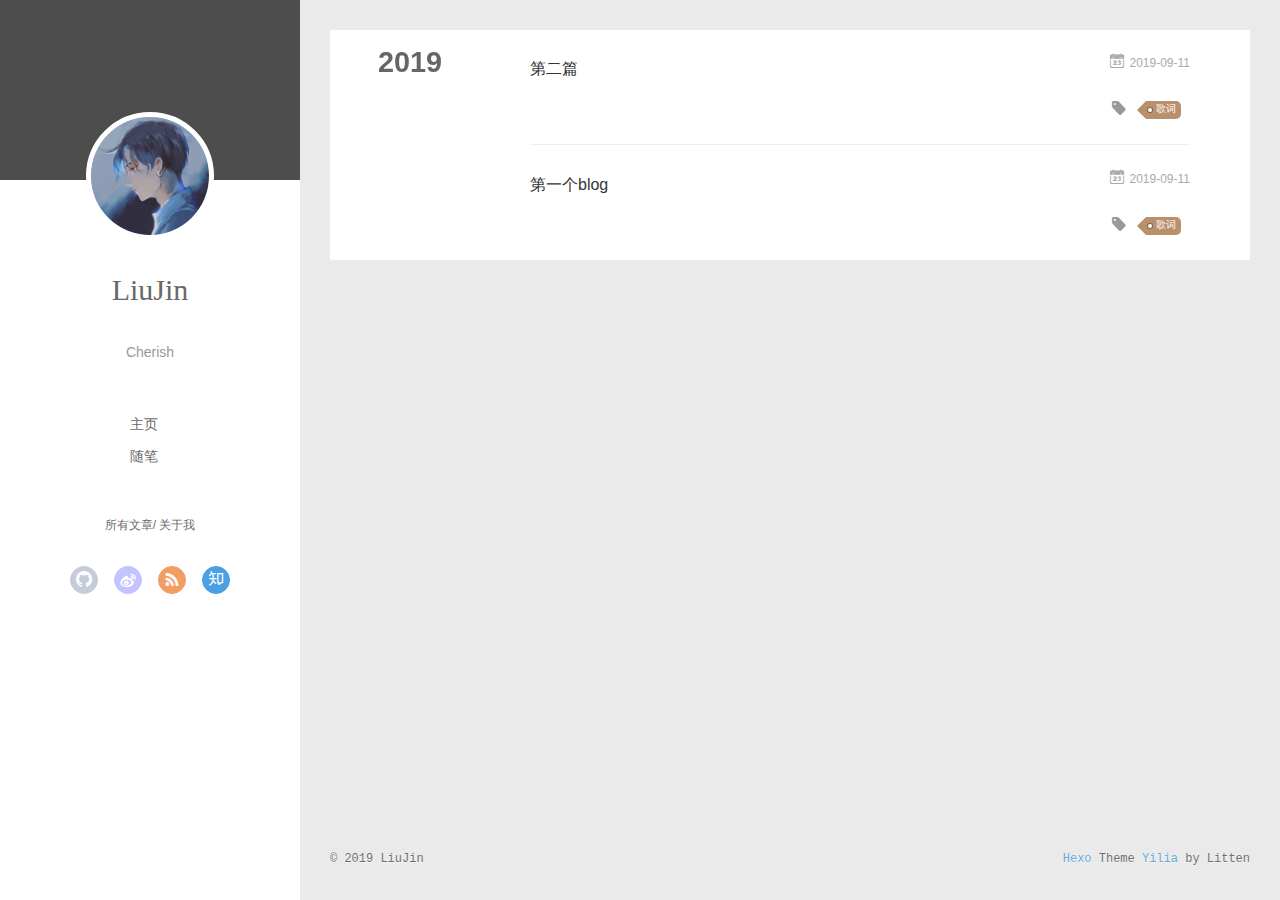
<file: archives/index.html>
<!DOCTYPE html>
<html>
<head><meta name="generator" content="Hexo 3.9.0">
  <meta charset="utf-8">
  
  <meta name="renderer" content="webkit">
  <meta http-equiv="X-UA-Compatible" content="IE=edge">
  <link rel="dns-prefetch" href="http://yoursite.com">
  <title>Archives | LiuJin&#39;s blog</title>
  <meta name="viewport" content="width=device-width, initial-scale=1, maximum-scale=1">
  <meta property="og:type" content="website">
<meta property="og:title" content="LiuJin&#39;s blog">
<meta property="og:url" content="http://yoursite.com/archives/index.html">
<meta property="og:site_name" content="LiuJin&#39;s blog">
<meta property="og:locale" content="zh-CN">
<meta name="twitter:card" content="summary">
<meta name="twitter:title" content="LiuJin&#39;s blog">
  
    <link rel="alternative" href="/atom.xml" title="LiuJin&#39;s blog" type="application/atom+xml">
  
  
    <link rel="icon" href="/favicon.png">
  
  <link rel="stylesheet" type="text/css" href="/./main.0cf68a.css">
  <style type="text/css">
  
    #container.show {
      background: linear-gradient(200deg,#a0cfe4,#e8c37e);
    }
  </style>
  

  

</head>
</html>
<body>
  <div id="container" q-class="show:isCtnShow">
    <canvas id="anm-canvas" class="anm-canvas"></canvas>
    <div class="left-col" q-class="show:isShow">
      
<div class="overlay" style="background: #4d4d4d"></div>
<div class="intrude-less">
	<header id="header" class="inner">
		<a href="/" class="profilepic">
			<img src="/img/head.jpg" class="js-avatar">
		</a>
		<hgroup>
		  <h1 class="header-author"><a href="/">LiuJin</a></h1>
		</hgroup>
		
		<p class="header-subtitle">Cherish</p>
		

		<nav class="header-menu">
			<ul>
			
				<li><a href="/">主页</a></li>
	        
				<li><a href="/tags/随笔/">随笔</a></li>
	        
			</ul>
		</nav>
		<nav class="header-smart-menu">
    		
    			
    			<a q-on="click: openSlider(e, 'innerArchive')" href="javascript:void(0)">所有文章</a>
    			
            
    			
    			<a q-on="click: openSlider(e, 'aboutme')" href="javascript:void(0)">关于我</a>
    			
            
		</nav>
		<nav class="header-nav">
			<div class="social">
				
					<a class="github" target="_blank" href="https://github.com/ZLiuJin" title="github"><i class="icon-github"></i></a>
		        
					<a class="weibo" target="_blank" href="#" title="weibo"><i class="icon-weibo"></i></a>
		        
					<a class="rss" target="_blank" href="#" title="rss"><i class="icon-rss"></i></a>
		        
					<a class="zhihu" target="_blank" href="#" title="zhihu"><i class="icon-zhihu"></i></a>
		        
			</div>
		</nav>
		<div style="position:absolute; bottom:120px left:auto; width:85%">
	<iframe frameborder="no" border="0" marginwidth="0" marginheight="0" width=260 height=86 src="//music.163.com/outchain/player?type=2&id=1322032085&auto=1&height=66"></iframe>
	</div>
	</header>
	
</div>

    </div>
    <div class="mid-col" q-class="show:isShow,hide:isShow|isFalse">
      
<nav id="mobile-nav">
  	<div class="overlay js-overlay" style="background: #4d4d4d"></div>
	<div class="btnctn js-mobile-btnctn">
  		<div class="slider-trigger list" q-on="click: openSlider(e)"><i class="icon icon-sort"></i></div>
	</div>
	<div class="intrude-less">
		<header id="header" class="inner">
			<div class="profilepic">
				<img src="/img/head.jpg" class="js-avatar">
			</div>
			<hgroup>
			  <h1 class="header-author js-header-author">LiuJin</h1>
			</hgroup>
			
			<p class="header-subtitle"><i class="icon icon-quo-left"></i>Cherish<i class="icon icon-quo-right"></i></p>
			
			
			
				
			
				
			
			
			
			<nav class="header-nav">
				<div class="social">
					
						<a class="github" target="_blank" href="https://github.com/ZLiuJin" title="github"><i class="icon-github"></i></a>
			        
						<a class="weibo" target="_blank" href="#" title="weibo"><i class="icon-weibo"></i></a>
			        
						<a class="rss" target="_blank" href="#" title="rss"><i class="icon-rss"></i></a>
			        
						<a class="zhihu" target="_blank" href="#" title="zhihu"><i class="icon-zhihu"></i></a>
			        
				</div>
			</nav>

			<nav class="header-menu js-header-menu">
				<ul style="width: 50%">
				
				
					<li style="width: 50%"><a href="/">主页</a></li>
		        
					<li style="width: 50%"><a href="/tags/随笔/">随笔</a></li>
		        
				</ul>
			</nav>
		</header>				
	</div>
	<div class="mobile-mask" style="display:none" q-show="isShow"></div>
</nav>

      <div id="wrapper" class="body-wrap">
        <div class="menu-l">
          <div class="canvas-wrap">
            <canvas data-colors="#eaeaea" data-sectionHeight="100" data-contentId="js-content" id="myCanvas1" class="anm-canvas"></canvas>
          </div>
          <div id="js-content" class="content-ll">
            
  
  
    
    
      
      
      <section class="archives-wrap">
        <div class="archive-year-wrap">
          <a href="/archives/2019" class="archive-year">2019</a>
        </div>
        <div class="archives">
    
    <article class="archive-article archive-type-post">
  <div class="archive-article-inner">
    <header class="archive-article-header">
      	<div class="article-meta">
	      	<a href="/2019/09/11/第二篇/" class="archive-article-date">
  	<time datetime="2019-09-11T11:28:46.000Z" itemprop="datePublished"><i class="icon-calendar icon"></i>2019-09-11</time>
</a>
        </div>
    	 
  
    <h1 itemprop="name">
      <a class="archive-article-title" href="/2019/09/11/第二篇/">第二篇</a>
    </h1>
  

        <div class="article-info info-on-right">
          
	<div class="article-tag tagcloud">
		<i class="icon-price-tags icon"></i>
		<ul class="article-tag-list">
			 
        		<li class="article-tag-list-item">
        			<a href="javascript:void(0)" class="js-tag article-tag-list-link color3">歌词</a>
        		</li>
      		
		</ul>
	</div>

          

        </div>
        <div class="clearfix"></div>
    </header>
  </div>
</article>
  
    
    
    <article class="archive-article archive-type-post">
  <div class="archive-article-inner">
    <header class="archive-article-header">
      	<div class="article-meta">
	      	<a href="/2019/09/11/第一个blog/" class="archive-article-date">
  	<time datetime="2019-09-11T11:05:48.000Z" itemprop="datePublished"><i class="icon-calendar icon"></i>2019-09-11</time>
</a>
        </div>
    	 
  
    <h1 itemprop="name">
      <a class="archive-article-title" href="/2019/09/11/第一个blog/">第一个blog</a>
    </h1>
  

        <div class="article-info info-on-right">
          
	<div class="article-tag tagcloud">
		<i class="icon-price-tags icon"></i>
		<ul class="article-tag-list">
			 
        		<li class="article-tag-list-item">
        			<a href="javascript:void(0)" class="js-tag article-tag-list-link color3">歌词</a>
        		</li>
      		
		</ul>
	</div>

          

        </div>
        <div class="clearfix"></div>
    </header>
  </div>
</article>
  
  
    </div></section>
  

    


          </div>
        </div>
      </div>
      <footer id="footer">
  <div class="outer">
    <div id="footer-info">
    	<div class="footer-left">
    		&copy; 2019 LiuJin
    	</div>
      	<div class="footer-right">
      		<a href="http://hexo.io/" target="_blank">Hexo</a>  Theme <a href="https://github.com/litten/hexo-theme-yilia" target="_blank">Yilia</a> by Litten
      	</div>
    </div>
  </div>
</footer>
    </div>
    <script>
	var yiliaConfig = {
		mathjax: false,
		isHome: false,
		isPost: false,
		isArchive: true,
		isTag: false,
		isCategory: false,
		open_in_new: false,
		toc_hide_index: true,
		root: "/",
		innerArchive: true,
		showTags: false
	}
</script>

<script>!function(t){function n(e){if(r[e])return r[e].exports;var i=r[e]={exports:{},id:e,loaded:!1};return t[e].call(i.exports,i,i.exports,n),i.loaded=!0,i.exports}var r={};n.m=t,n.c=r,n.p="./",n(0)}([function(t,n,r){r(195),t.exports=r(191)},function(t,n,r){var e=r(3),i=r(52),o=r(27),u=r(28),c=r(53),f="prototype",a=function(t,n,r){var s,l,h,v,p=t&a.F,d=t&a.G,y=t&a.S,g=t&a.P,b=t&a.B,m=d?e:y?e[n]||(e[n]={}):(e[n]||{})[f],x=d?i:i[n]||(i[n]={}),w=x[f]||(x[f]={});d&&(r=n);for(s in r)l=!p&&m&&void 0!==m[s],h=(l?m:r)[s],v=b&&l?c(h,e):g&&"function"==typeof h?c(Function.call,h):h,m&&u(m,s,h,t&a.U),x[s]!=h&&o(x,s,v),g&&w[s]!=h&&(w[s]=h)};e.core=i,a.F=1,a.G=2,a.S=4,a.P=8,a.B=16,a.W=32,a.U=64,a.R=128,t.exports=a},function(t,n,r){var e=r(6);t.exports=function(t){if(!e(t))throw TypeError(t+" is not an object!");return t}},function(t,n){var r=t.exports="undefined"!=typeof window&&window.Math==Math?window:"undefined"!=typeof self&&self.Math==Math?self:Function("return this")();"number"==typeof __g&&(__g=r)},function(t,n){t.exports=function(t){try{return!!t()}catch(t){return!0}}},function(t,n){var r=t.exports="undefined"!=typeof window&&window.Math==Math?window:"undefined"!=typeof self&&self.Math==Math?self:Function("return this")();"number"==typeof __g&&(__g=r)},function(t,n){t.exports=function(t){return"object"==typeof t?null!==t:"function"==typeof t}},function(t,n,r){var e=r(126)("wks"),i=r(76),o=r(3).Symbol,u="function"==typeof o;(t.exports=function(t){return e[t]||(e[t]=u&&o[t]||(u?o:i)("Symbol."+t))}).store=e},function(t,n){var r={}.hasOwnProperty;t.exports=function(t,n){return r.call(t,n)}},function(t,n,r){var e=r(94),i=r(33);t.exports=function(t){return e(i(t))}},function(t,n,r){t.exports=!r(4)(function(){return 7!=Object.defineProperty({},"a",{get:function(){return 7}}).a})},function(t,n,r){var e=r(2),i=r(167),o=r(50),u=Object.defineProperty;n.f=r(10)?Object.defineProperty:function(t,n,r){if(e(t),n=o(n,!0),e(r),i)try{return u(t,n,r)}catch(t){}if("get"in r||"set"in r)throw TypeError("Accessors not supported!");return"value"in r&&(t[n]=r.value),t}},function(t,n,r){t.exports=!r(18)(function(){return 7!=Object.defineProperty({},"a",{get:function(){return 7}}).a})},function(t,n,r){var e=r(14),i=r(22);t.exports=r(12)?function(t,n,r){return e.f(t,n,i(1,r))}:function(t,n,r){return t[n]=r,t}},function(t,n,r){var e=r(20),i=r(58),o=r(42),u=Object.defineProperty;n.f=r(12)?Object.defineProperty:function(t,n,r){if(e(t),n=o(n,!0),e(r),i)try{return u(t,n,r)}catch(t){}if("get"in r||"set"in r)throw TypeError("Accessors not supported!");return"value"in r&&(t[n]=r.value),t}},function(t,n,r){var e=r(40)("wks"),i=r(23),o=r(5).Symbol,u="function"==typeof o;(t.exports=function(t){return e[t]||(e[t]=u&&o[t]||(u?o:i)("Symbol."+t))}).store=e},function(t,n,r){var e=r(67),i=Math.min;t.exports=function(t){return t>0?i(e(t),9007199254740991):0}},function(t,n,r){var e=r(46);t.exports=function(t){return Object(e(t))}},function(t,n){t.exports=function(t){try{return!!t()}catch(t){return!0}}},function(t,n,r){var e=r(63),i=r(34);t.exports=Object.keys||function(t){return e(t,i)}},function(t,n,r){var e=r(21);t.exports=function(t){if(!e(t))throw TypeError(t+" is not an object!");return t}},function(t,n){t.exports=function(t){return"object"==typeof t?null!==t:"function"==typeof t}},function(t,n){t.exports=function(t,n){return{enumerable:!(1&t),configurable:!(2&t),writable:!(4&t),value:n}}},function(t,n){var r=0,e=Math.random();t.exports=function(t){return"Symbol(".concat(void 0===t?"":t,")_",(++r+e).toString(36))}},function(t,n){var r={}.hasOwnProperty;t.exports=function(t,n){return r.call(t,n)}},function(t,n){var r=t.exports={version:"2.4.0"};"number"==typeof __e&&(__e=r)},function(t,n){t.exports=function(t){if("function"!=typeof t)throw TypeError(t+" is not a function!");return t}},function(t,n,r){var e=r(11),i=r(66);t.exports=r(10)?function(t,n,r){return e.f(t,n,i(1,r))}:function(t,n,r){return t[n]=r,t}},function(t,n,r){var e=r(3),i=r(27),o=r(24),u=r(76)("src"),c="toString",f=Function[c],a=(""+f).split(c);r(52).inspectSource=function(t){return f.call(t)},(t.exports=function(t,n,r,c){var f="function"==typeof r;f&&(o(r,"name")||i(r,"name",n)),t[n]!==r&&(f&&(o(r,u)||i(r,u,t[n]?""+t[n]:a.join(String(n)))),t===e?t[n]=r:c?t[n]?t[n]=r:i(t,n,r):(delete t[n],i(t,n,r)))})(Function.prototype,c,function(){return"function"==typeof this&&this[u]||f.call(this)})},function(t,n,r){var e=r(1),i=r(4),o=r(46),u=function(t,n,r,e){var i=String(o(t)),u="<"+n;return""!==r&&(u+=" "+r+'="'+String(e).replace(/"/g,"&quot;")+'"'),u+">"+i+"</"+n+">"};t.exports=function(t,n){var r={};r[t]=n(u),e(e.P+e.F*i(function(){var n=""[t]('"');return n!==n.toLowerCase()||n.split('"').length>3}),"String",r)}},function(t,n,r){var e=r(115),i=r(46);t.exports=function(t){return e(i(t))}},function(t,n,r){var e=r(116),i=r(66),o=r(30),u=r(50),c=r(24),f=r(167),a=Object.getOwnPropertyDescriptor;n.f=r(10)?a:function(t,n){if(t=o(t),n=u(n,!0),f)try{return a(t,n)}catch(t){}if(c(t,n))return i(!e.f.call(t,n),t[n])}},function(t,n,r){var e=r(24),i=r(17),o=r(145)("IE_PROTO"),u=Object.prototype;t.exports=Object.getPrototypeOf||function(t){return t=i(t),e(t,o)?t[o]:"function"==typeof t.constructor&&t instanceof t.constructor?t.constructor.prototype:t instanceof Object?u:null}},function(t,n){t.exports=function(t){if(void 0==t)throw TypeError("Can't call method on  "+t);return t}},function(t,n){t.exports="constructor,hasOwnProperty,isPrototypeOf,propertyIsEnumerable,toLocaleString,toString,valueOf".split(",")},function(t,n){t.exports={}},function(t,n){t.exports=!0},function(t,n){n.f={}.propertyIsEnumerable},function(t,n,r){var e=r(14).f,i=r(8),o=r(15)("toStringTag");t.exports=function(t,n,r){t&&!i(t=r?t:t.prototype,o)&&e(t,o,{configurable:!0,value:n})}},function(t,n,r){var e=r(40)("keys"),i=r(23);t.exports=function(t){return e[t]||(e[t]=i(t))}},function(t,n,r){var e=r(5),i="__core-js_shared__",o=e[i]||(e[i]={});t.exports=function(t){return o[t]||(o[t]={})}},function(t,n){var r=Math.ceil,e=Math.floor;t.exports=function(t){return isNaN(t=+t)?0:(t>0?e:r)(t)}},function(t,n,r){var e=r(21);t.exports=function(t,n){if(!e(t))return t;var r,i;if(n&&"function"==typeof(r=t.toString)&&!e(i=r.call(t)))return i;if("function"==typeof(r=t.valueOf)&&!e(i=r.call(t)))return i;if(!n&&"function"==typeof(r=t.toString)&&!e(i=r.call(t)))return i;throw TypeError("Can't convert object to primitive value")}},function(t,n,r){var e=r(5),i=r(25),o=r(36),u=r(44),c=r(14).f;t.exports=function(t){var n=i.Symbol||(i.Symbol=o?{}:e.Symbol||{});"_"==t.charAt(0)||t in n||c(n,t,{value:u.f(t)})}},function(t,n,r){n.f=r(15)},function(t,n){var r={}.toString;t.exports=function(t){return r.call(t).slice(8,-1)}},function(t,n){t.exports=function(t){if(void 0==t)throw TypeError("Can't call method on  "+t);return t}},function(t,n,r){var e=r(4);t.exports=function(t,n){return!!t&&e(function(){n?t.call(null,function(){},1):t.call(null)})}},function(t,n,r){var e=r(53),i=r(115),o=r(17),u=r(16),c=r(203);t.exports=function(t,n){var r=1==t,f=2==t,a=3==t,s=4==t,l=6==t,h=5==t||l,v=n||c;return function(n,c,p){for(var d,y,g=o(n),b=i(g),m=e(c,p,3),x=u(b.length),w=0,S=r?v(n,x):f?v(n,0):void 0;x>w;w++)if((h||w in b)&&(d=b[w],y=m(d,w,g),t))if(r)S[w]=y;else if(y)switch(t){case 3:return!0;case 5:return d;case 6:return w;case 2:S.push(d)}else if(s)return!1;return l?-1:a||s?s:S}}},function(t,n,r){var e=r(1),i=r(52),o=r(4);t.exports=function(t,n){var r=(i.Object||{})[t]||Object[t],u={};u[t]=n(r),e(e.S+e.F*o(function(){r(1)}),"Object",u)}},function(t,n,r){var e=r(6);t.exports=function(t,n){if(!e(t))return t;var r,i;if(n&&"function"==typeof(r=t.toString)&&!e(i=r.call(t)))return i;if("function"==typeof(r=t.valueOf)&&!e(i=r.call(t)))return i;if(!n&&"function"==typeof(r=t.toString)&&!e(i=r.call(t)))return i;throw TypeError("Can't convert object to primitive value")}},function(t,n,r){var e=r(5),i=r(25),o=r(91),u=r(13),c="prototype",f=function(t,n,r){var a,s,l,h=t&f.F,v=t&f.G,p=t&f.S,d=t&f.P,y=t&f.B,g=t&f.W,b=v?i:i[n]||(i[n]={}),m=b[c],x=v?e:p?e[n]:(e[n]||{})[c];v&&(r=n);for(a in r)(s=!h&&x&&void 0!==x[a])&&a in b||(l=s?x[a]:r[a],b[a]=v&&"function"!=typeof x[a]?r[a]:y&&s?o(l,e):g&&x[a]==l?function(t){var n=function(n,r,e){if(this instanceof t){switch(arguments.length){case 0:return new t;case 1:return new t(n);case 2:return new t(n,r)}return new t(n,r,e)}return t.apply(this,arguments)};return n[c]=t[c],n}(l):d&&"function"==typeof l?o(Function.call,l):l,d&&((b.virtual||(b.virtual={}))[a]=l,t&f.R&&m&&!m[a]&&u(m,a,l)))};f.F=1,f.G=2,f.S=4,f.P=8,f.B=16,f.W=32,f.U=64,f.R=128,t.exports=f},function(t,n){var r=t.exports={version:"2.4.0"};"number"==typeof __e&&(__e=r)},function(t,n,r){var e=r(26);t.exports=function(t,n,r){if(e(t),void 0===n)return t;switch(r){case 1:return function(r){return t.call(n,r)};case 2:return function(r,e){return t.call(n,r,e)};case 3:return function(r,e,i){return t.call(n,r,e,i)}}return function(){return t.apply(n,arguments)}}},function(t,n,r){var e=r(183),i=r(1),o=r(126)("metadata"),u=o.store||(o.store=new(r(186))),c=function(t,n,r){var i=u.get(t);if(!i){if(!r)return;u.set(t,i=new e)}var o=i.get(n);if(!o){if(!r)return;i.set(n,o=new e)}return o},f=function(t,n,r){var e=c(n,r,!1);return void 0!==e&&e.has(t)},a=function(t,n,r){var e=c(n,r,!1);return void 0===e?void 0:e.get(t)},s=function(t,n,r,e){c(r,e,!0).set(t,n)},l=function(t,n){var r=c(t,n,!1),e=[];return r&&r.forEach(function(t,n){e.push(n)}),e},h=function(t){return void 0===t||"symbol"==typeof t?t:String(t)},v=function(t){i(i.S,"Reflect",t)};t.exports={store:u,map:c,has:f,get:a,set:s,keys:l,key:h,exp:v}},function(t,n,r){"use strict";if(r(10)){var e=r(69),i=r(3),o=r(4),u=r(1),c=r(127),f=r(152),a=r(53),s=r(68),l=r(66),h=r(27),v=r(73),p=r(67),d=r(16),y=r(75),g=r(50),b=r(24),m=r(180),x=r(114),w=r(6),S=r(17),_=r(137),O=r(70),E=r(32),P=r(71).f,j=r(154),F=r(76),M=r(7),A=r(48),N=r(117),T=r(146),I=r(155),k=r(80),L=r(123),R=r(74),C=r(130),D=r(160),U=r(11),W=r(31),G=U.f,B=W.f,V=i.RangeError,z=i.TypeError,q=i.Uint8Array,K="ArrayBuffer",J="Shared"+K,Y="BYTES_PER_ELEMENT",H="prototype",$=Array[H],X=f.ArrayBuffer,Q=f.DataView,Z=A(0),tt=A(2),nt=A(3),rt=A(4),et=A(5),it=A(6),ot=N(!0),ut=N(!1),ct=I.values,ft=I.keys,at=I.entries,st=$.lastIndexOf,lt=$.reduce,ht=$.reduceRight,vt=$.join,pt=$.sort,dt=$.slice,yt=$.toString,gt=$.toLocaleString,bt=M("iterator"),mt=M("toStringTag"),xt=F("typed_constructor"),wt=F("def_constructor"),St=c.CONSTR,_t=c.TYPED,Ot=c.VIEW,Et="Wrong length!",Pt=A(1,function(t,n){return Tt(T(t,t[wt]),n)}),jt=o(function(){return 1===new q(new Uint16Array([1]).buffer)[0]}),Ft=!!q&&!!q[H].set&&o(function(){new q(1).set({})}),Mt=function(t,n){if(void 0===t)throw z(Et);var r=+t,e=d(t);if(n&&!m(r,e))throw V(Et);return e},At=function(t,n){var r=p(t);if(r<0||r%n)throw V("Wrong offset!");return r},Nt=function(t){if(w(t)&&_t in t)return t;throw z(t+" is not a typed array!")},Tt=function(t,n){if(!(w(t)&&xt in t))throw z("It is not a typed array constructor!");return new t(n)},It=function(t,n){return kt(T(t,t[wt]),n)},kt=function(t,n){for(var r=0,e=n.length,i=Tt(t,e);e>r;)i[r]=n[r++];return i},Lt=function(t,n,r){G(t,n,{get:function(){return this._d[r]}})},Rt=function(t){var n,r,e,i,o,u,c=S(t),f=arguments.length,s=f>1?arguments[1]:void 0,l=void 0!==s,h=j(c);if(void 0!=h&&!_(h)){for(u=h.call(c),e=[],n=0;!(o=u.next()).done;n++)e.push(o.value);c=e}for(l&&f>2&&(s=a(s,arguments[2],2)),n=0,r=d(c.length),i=Tt(this,r);r>n;n++)i[n]=l?s(c[n],n):c[n];return i},Ct=function(){for(var t=0,n=arguments.length,r=Tt(this,n);n>t;)r[t]=arguments[t++];return r},Dt=!!q&&o(function(){gt.call(new q(1))}),Ut=function(){return gt.apply(Dt?dt.call(Nt(this)):Nt(this),arguments)},Wt={copyWithin:function(t,n){return D.call(Nt(this),t,n,arguments.length>2?arguments[2]:void 0)},every:function(t){return rt(Nt(this),t,arguments.length>1?arguments[1]:void 0)},fill:function(t){return C.apply(Nt(this),arguments)},filter:function(t){return It(this,tt(Nt(this),t,arguments.length>1?arguments[1]:void 0))},find:function(t){return et(Nt(this),t,arguments.length>1?arguments[1]:void 0)},findIndex:function(t){return it(Nt(this),t,arguments.length>1?arguments[1]:void 0)},forEach:function(t){Z(Nt(this),t,arguments.length>1?arguments[1]:void 0)},indexOf:function(t){return ut(Nt(this),t,arguments.length>1?arguments[1]:void 0)},includes:function(t){return ot(Nt(this),t,arguments.length>1?arguments[1]:void 0)},join:function(t){return vt.apply(Nt(this),arguments)},lastIndexOf:function(t){return st.apply(Nt(this),arguments)},map:function(t){return Pt(Nt(this),t,arguments.length>1?arguments[1]:void 0)},reduce:function(t){return lt.apply(Nt(this),arguments)},reduceRight:function(t){return ht.apply(Nt(this),arguments)},reverse:function(){for(var t,n=this,r=Nt(n).length,e=Math.floor(r/2),i=0;i<e;)t=n[i],n[i++]=n[--r],n[r]=t;return n},some:function(t){return nt(Nt(this),t,arguments.length>1?arguments[1]:void 0)},sort:function(t){return pt.call(Nt(this),t)},subarray:function(t,n){var r=Nt(this),e=r.length,i=y(t,e);return new(T(r,r[wt]))(r.buffer,r.byteOffset+i*r.BYTES_PER_ELEMENT,d((void 0===n?e:y(n,e))-i))}},Gt=function(t,n){return It(this,dt.call(Nt(this),t,n))},Bt=function(t){Nt(this);var n=At(arguments[1],1),r=this.length,e=S(t),i=d(e.length),o=0;if(i+n>r)throw V(Et);for(;o<i;)this[n+o]=e[o++]},Vt={entries:function(){return at.call(Nt(this))},keys:function(){return ft.call(Nt(this))},values:function(){return ct.call(Nt(this))}},zt=function(t,n){return w(t)&&t[_t]&&"symbol"!=typeof n&&n in t&&String(+n)==String(n)},qt=function(t,n){return zt(t,n=g(n,!0))?l(2,t[n]):B(t,n)},Kt=function(t,n,r){return!(zt(t,n=g(n,!0))&&w(r)&&b(r,"value"))||b(r,"get")||b(r,"set")||r.configurable||b(r,"writable")&&!r.writable||b(r,"enumerable")&&!r.enumerable?G(t,n,r):(t[n]=r.value,t)};St||(W.f=qt,U.f=Kt),u(u.S+u.F*!St,"Object",{getOwnPropertyDescriptor:qt,defineProperty:Kt}),o(function(){yt.call({})})&&(yt=gt=function(){return vt.call(this)});var Jt=v({},Wt);v(Jt,Vt),h(Jt,bt,Vt.values),v(Jt,{slice:Gt,set:Bt,constructor:function(){},toString:yt,toLocaleString:Ut}),Lt(Jt,"buffer","b"),Lt(Jt,"byteOffset","o"),Lt(Jt,"byteLength","l"),Lt(Jt,"length","e"),G(Jt,mt,{get:function(){return this[_t]}}),t.exports=function(t,n,r,f){f=!!f;var a=t+(f?"Clamped":"")+"Array",l="Uint8Array"!=a,v="get"+t,p="set"+t,y=i[a],g=y||{},b=y&&E(y),m=!y||!c.ABV,S={},_=y&&y[H],j=function(t,r){var e=t._d;return e.v[v](r*n+e.o,jt)},F=function(t,r,e){var i=t._d;f&&(e=(e=Math.round(e))<0?0:e>255?255:255&e),i.v[p](r*n+i.o,e,jt)},M=function(t,n){G(t,n,{get:function(){return j(this,n)},set:function(t){return F(this,n,t)},enumerable:!0})};m?(y=r(function(t,r,e,i){s(t,y,a,"_d");var o,u,c,f,l=0,v=0;if(w(r)){if(!(r instanceof X||(f=x(r))==K||f==J))return _t in r?kt(y,r):Rt.call(y,r);o=r,v=At(e,n);var p=r.byteLength;if(void 0===i){if(p%n)throw V(Et);if((u=p-v)<0)throw V(Et)}else if((u=d(i)*n)+v>p)throw V(Et);c=u/n}else c=Mt(r,!0),u=c*n,o=new X(u);for(h(t,"_d",{b:o,o:v,l:u,e:c,v:new Q(o)});l<c;)M(t,l++)}),_=y[H]=O(Jt),h(_,"constructor",y)):L(function(t){new y(null),new y(t)},!0)||(y=r(function(t,r,e,i){s(t,y,a);var o;return w(r)?r instanceof X||(o=x(r))==K||o==J?void 0!==i?new g(r,At(e,n),i):void 0!==e?new g(r,At(e,n)):new g(r):_t in r?kt(y,r):Rt.call(y,r):new g(Mt(r,l))}),Z(b!==Function.prototype?P(g).concat(P(b)):P(g),function(t){t in y||h(y,t,g[t])}),y[H]=_,e||(_.constructor=y));var A=_[bt],N=!!A&&("values"==A.name||void 0==A.name),T=Vt.values;h(y,xt,!0),h(_,_t,a),h(_,Ot,!0),h(_,wt,y),(f?new y(1)[mt]==a:mt in _)||G(_,mt,{get:function(){return a}}),S[a]=y,u(u.G+u.W+u.F*(y!=g),S),u(u.S,a,{BYTES_PER_ELEMENT:n,from:Rt,of:Ct}),Y in _||h(_,Y,n),u(u.P,a,Wt),R(a),u(u.P+u.F*Ft,a,{set:Bt}),u(u.P+u.F*!N,a,Vt),u(u.P+u.F*(_.toString!=yt),a,{toString:yt}),u(u.P+u.F*o(function(){new y(1).slice()}),a,{slice:Gt}),u(u.P+u.F*(o(function(){return[1,2].toLocaleString()!=new y([1,2]).toLocaleString()})||!o(function(){_.toLocaleString.call([1,2])})),a,{toLocaleString:Ut}),k[a]=N?A:T,e||N||h(_,bt,T)}}else t.exports=function(){}},function(t,n){var r={}.toString;t.exports=function(t){return r.call(t).slice(8,-1)}},function(t,n,r){var e=r(21),i=r(5).document,o=e(i)&&e(i.createElement);t.exports=function(t){return o?i.createElement(t):{}}},function(t,n,r){t.exports=!r(12)&&!r(18)(function(){return 7!=Object.defineProperty(r(57)("div"),"a",{get:function(){return 7}}).a})},function(t,n,r){"use strict";var e=r(36),i=r(51),o=r(64),u=r(13),c=r(8),f=r(35),a=r(96),s=r(38),l=r(103),h=r(15)("iterator"),v=!([].keys&&"next"in[].keys()),p="keys",d="values",y=function(){return this};t.exports=function(t,n,r,g,b,m,x){a(r,n,g);var w,S,_,O=function(t){if(!v&&t in F)return F[t];switch(t){case p:case d:return function(){return new r(this,t)}}return function(){return new r(this,t)}},E=n+" Iterator",P=b==d,j=!1,F=t.prototype,M=F[h]||F["@@iterator"]||b&&F[b],A=M||O(b),N=b?P?O("entries"):A:void 0,T="Array"==n?F.entries||M:M;if(T&&(_=l(T.call(new t)))!==Object.prototype&&(s(_,E,!0),e||c(_,h)||u(_,h,y)),P&&M&&M.name!==d&&(j=!0,A=function(){return M.call(this)}),e&&!x||!v&&!j&&F[h]||u(F,h,A),f[n]=A,f[E]=y,b)if(w={values:P?A:O(d),keys:m?A:O(p),entries:N},x)for(S in w)S in F||o(F,S,w[S]);else i(i.P+i.F*(v||j),n,w);return w}},function(t,n,r){var e=r(20),i=r(100),o=r(34),u=r(39)("IE_PROTO"),c=function(){},f="prototype",a=function(){var t,n=r(57)("iframe"),e=o.length;for(n.style.display="none",r(93).appendChild(n),n.src="javascript:",t=n.contentWindow.document,t.open(),t.write("<script>document.F=Object<\/script>"),t.close(),a=t.F;e--;)delete a[f][o[e]];return a()};t.exports=Object.create||function(t,n){var r;return null!==t?(c[f]=e(t),r=new c,c[f]=null,r[u]=t):r=a(),void 0===n?r:i(r,n)}},function(t,n,r){var e=r(63),i=r(34).concat("length","prototype");n.f=Object.getOwnPropertyNames||function(t){return e(t,i)}},function(t,n){n.f=Object.getOwnPropertySymbols},function(t,n,r){var e=r(8),i=r(9),o=r(90)(!1),u=r(39)("IE_PROTO");t.exports=function(t,n){var r,c=i(t),f=0,a=[];for(r in c)r!=u&&e(c,r)&&a.push(r);for(;n.length>f;)e(c,r=n[f++])&&(~o(a,r)||a.push(r));return a}},function(t,n,r){t.exports=r(13)},function(t,n,r){var e=r(76)("meta"),i=r(6),o=r(24),u=r(11).f,c=0,f=Object.isExtensible||function(){return!0},a=!r(4)(function(){return f(Object.preventExtensions({}))}),s=function(t){u(t,e,{value:{i:"O"+ ++c,w:{}}})},l=function(t,n){if(!i(t))return"symbol"==typeof t?t:("string"==typeof t?"S":"P")+t;if(!o(t,e)){if(!f(t))return"F";if(!n)return"E";s(t)}return t[e].i},h=function(t,n){if(!o(t,e)){if(!f(t))return!0;if(!n)return!1;s(t)}return t[e].w},v=function(t){return a&&p.NEED&&f(t)&&!o(t,e)&&s(t),t},p=t.exports={KEY:e,NEED:!1,fastKey:l,getWeak:h,onFreeze:v}},function(t,n){t.exports=function(t,n){return{enumerable:!(1&t),configurable:!(2&t),writable:!(4&t),value:n}}},function(t,n){var r=Math.ceil,e=Math.floor;t.exports=function(t){return isNaN(t=+t)?0:(t>0?e:r)(t)}},function(t,n){t.exports=function(t,n,r,e){if(!(t instanceof n)||void 0!==e&&e in t)throw TypeError(r+": incorrect invocation!");return t}},function(t,n){t.exports=!1},function(t,n,r){var e=r(2),i=r(173),o=r(133),u=r(145)("IE_PROTO"),c=function(){},f="prototype",a=function(){var t,n=r(132)("iframe"),e=o.length;for(n.style.display="none",r(135).appendChild(n),n.src="javascript:",t=n.contentWindow.document,t.open(),t.write("<script>document.F=Object<\/script>"),t.close(),a=t.F;e--;)delete a[f][o[e]];return a()};t.exports=Object.create||function(t,n){var r;return null!==t?(c[f]=e(t),r=new c,c[f]=null,r[u]=t):r=a(),void 0===n?r:i(r,n)}},function(t,n,r){var e=r(175),i=r(133).concat("length","prototype");n.f=Object.getOwnPropertyNames||function(t){return e(t,i)}},function(t,n,r){var e=r(175),i=r(133);t.exports=Object.keys||function(t){return e(t,i)}},function(t,n,r){var e=r(28);t.exports=function(t,n,r){for(var i in n)e(t,i,n[i],r);return t}},function(t,n,r){"use strict";var e=r(3),i=r(11),o=r(10),u=r(7)("species");t.exports=function(t){var n=e[t];o&&n&&!n[u]&&i.f(n,u,{configurable:!0,get:function(){return this}})}},function(t,n,r){var e=r(67),i=Math.max,o=Math.min;t.exports=function(t,n){return t=e(t),t<0?i(t+n,0):o(t,n)}},function(t,n){var r=0,e=Math.random();t.exports=function(t){return"Symbol(".concat(void 0===t?"":t,")_",(++r+e).toString(36))}},function(t,n,r){var e=r(33);t.exports=function(t){return Object(e(t))}},function(t,n,r){var e=r(7)("unscopables"),i=Array.prototype;void 0==i[e]&&r(27)(i,e,{}),t.exports=function(t){i[e][t]=!0}},function(t,n,r){var e=r(53),i=r(169),o=r(137),u=r(2),c=r(16),f=r(154),a={},s={},n=t.exports=function(t,n,r,l,h){var v,p,d,y,g=h?function(){return t}:f(t),b=e(r,l,n?2:1),m=0;if("function"!=typeof g)throw TypeError(t+" is not iterable!");if(o(g)){for(v=c(t.length);v>m;m++)if((y=n?b(u(p=t[m])[0],p[1]):b(t[m]))===a||y===s)return y}else for(d=g.call(t);!(p=d.next()).done;)if((y=i(d,b,p.value,n))===a||y===s)return y};n.BREAK=a,n.RETURN=s},function(t,n){t.exports={}},function(t,n,r){var e=r(11).f,i=r(24),o=r(7)("toStringTag");t.exports=function(t,n,r){t&&!i(t=r?t:t.prototype,o)&&e(t,o,{configurable:!0,value:n})}},function(t,n,r){var e=r(1),i=r(46),o=r(4),u=r(150),c="["+u+"]",f="​",a=RegExp("^"+c+c+"*"),s=RegExp(c+c+"*$"),l=function(t,n,r){var i={},c=o(function(){return!!u[t]()||f[t]()!=f}),a=i[t]=c?n(h):u[t];r&&(i[r]=a),e(e.P+e.F*c,"String",i)},h=l.trim=function(t,n){return t=String(i(t)),1&n&&(t=t.replace(a,"")),2&n&&(t=t.replace(s,"")),t};t.exports=l},function(t,n,r){t.exports={default:r(86),__esModule:!0}},function(t,n,r){t.exports={default:r(87),__esModule:!0}},function(t,n,r){"use strict";function e(t){return t&&t.__esModule?t:{default:t}}n.__esModule=!0;var i=r(84),o=e(i),u=r(83),c=e(u),f="function"==typeof c.default&&"symbol"==typeof o.default?function(t){return typeof t}:function(t){return t&&"function"==typeof c.default&&t.constructor===c.default&&t!==c.default.prototype?"symbol":typeof t};n.default="function"==typeof c.default&&"symbol"===f(o.default)?function(t){return void 0===t?"undefined":f(t)}:function(t){return t&&"function"==typeof c.default&&t.constructor===c.default&&t!==c.default.prototype?"symbol":void 0===t?"undefined":f(t)}},function(t,n,r){r(110),r(108),r(111),r(112),t.exports=r(25).Symbol},function(t,n,r){r(109),r(113),t.exports=r(44).f("iterator")},function(t,n){t.exports=function(t){if("function"!=typeof t)throw TypeError(t+" is not a function!");return t}},function(t,n){t.exports=function(){}},function(t,n,r){var e=r(9),i=r(106),o=r(105);t.exports=function(t){return function(n,r,u){var c,f=e(n),a=i(f.length),s=o(u,a);if(t&&r!=r){for(;a>s;)if((c=f[s++])!=c)return!0}else for(;a>s;s++)if((t||s in f)&&f[s]===r)return t||s||0;return!t&&-1}}},function(t,n,r){var e=r(88);t.exports=function(t,n,r){if(e(t),void 0===n)return t;switch(r){case 1:return function(r){return t.call(n,r)};case 2:return function(r,e){return t.call(n,r,e)};case 3:return function(r,e,i){return t.call(n,r,e,i)}}return function(){return t.apply(n,arguments)}}},function(t,n,r){var e=r(19),i=r(62),o=r(37);t.exports=function(t){var n=e(t),r=i.f;if(r)for(var u,c=r(t),f=o.f,a=0;c.length>a;)f.call(t,u=c[a++])&&n.push(u);return n}},function(t,n,r){t.exports=r(5).document&&document.documentElement},function(t,n,r){var e=r(56);t.exports=Object("z").propertyIsEnumerable(0)?Object:function(t){return"String"==e(t)?t.split(""):Object(t)}},function(t,n,r){var e=r(56);t.exports=Array.isArray||function(t){return"Array"==e(t)}},function(t,n,r){"use strict";var e=r(60),i=r(22),o=r(38),u={};r(13)(u,r(15)("iterator"),function(){return this}),t.exports=function(t,n,r){t.prototype=e(u,{next:i(1,r)}),o(t,n+" Iterator")}},function(t,n){t.exports=function(t,n){return{value:n,done:!!t}}},function(t,n,r){var e=r(19),i=r(9);t.exports=function(t,n){for(var r,o=i(t),u=e(o),c=u.length,f=0;c>f;)if(o[r=u[f++]]===n)return r}},function(t,n,r){var e=r(23)("meta"),i=r(21),o=r(8),u=r(14).f,c=0,f=Object.isExtensible||function(){return!0},a=!r(18)(function(){return f(Object.preventExtensions({}))}),s=function(t){u(t,e,{value:{i:"O"+ ++c,w:{}}})},l=function(t,n){if(!i(t))return"symbol"==typeof t?t:("string"==typeof t?"S":"P")+t;if(!o(t,e)){if(!f(t))return"F";if(!n)return"E";s(t)}return t[e].i},h=function(t,n){if(!o(t,e)){if(!f(t))return!0;if(!n)return!1;s(t)}return t[e].w},v=function(t){return a&&p.NEED&&f(t)&&!o(t,e)&&s(t),t},p=t.exports={KEY:e,NEED:!1,fastKey:l,getWeak:h,onFreeze:v}},function(t,n,r){var e=r(14),i=r(20),o=r(19);t.exports=r(12)?Object.defineProperties:function(t,n){i(t);for(var r,u=o(n),c=u.length,f=0;c>f;)e.f(t,r=u[f++],n[r]);return t}},function(t,n,r){var e=r(37),i=r(22),o=r(9),u=r(42),c=r(8),f=r(58),a=Object.getOwnPropertyDescriptor;n.f=r(12)?a:function(t,n){if(t=o(t),n=u(n,!0),f)try{return a(t,n)}catch(t){}if(c(t,n))return i(!e.f.call(t,n),t[n])}},function(t,n,r){var e=r(9),i=r(61).f,o={}.toString,u="object"==typeof window&&window&&Object.getOwnPropertyNames?Object.getOwnPropertyNames(window):[],c=function(t){try{return i(t)}catch(t){return u.slice()}};t.exports.f=function(t){return u&&"[object Window]"==o.call(t)?c(t):i(e(t))}},function(t,n,r){var e=r(8),i=r(77),o=r(39)("IE_PROTO"),u=Object.prototype;t.exports=Object.getPrototypeOf||function(t){return t=i(t),e(t,o)?t[o]:"function"==typeof t.constructor&&t instanceof t.constructor?t.constructor.prototype:t instanceof Object?u:null}},function(t,n,r){var e=r(41),i=r(33);t.exports=function(t){return function(n,r){var o,u,c=String(i(n)),f=e(r),a=c.length;return f<0||f>=a?t?"":void 0:(o=c.charCodeAt(f),o<55296||o>56319||f+1===a||(u=c.charCodeAt(f+1))<56320||u>57343?t?c.charAt(f):o:t?c.slice(f,f+2):u-56320+(o-55296<<10)+65536)}}},function(t,n,r){var e=r(41),i=Math.max,o=Math.min;t.exports=function(t,n){return t=e(t),t<0?i(t+n,0):o(t,n)}},function(t,n,r){var e=r(41),i=Math.min;t.exports=function(t){return t>0?i(e(t),9007199254740991):0}},function(t,n,r){"use strict";var e=r(89),i=r(97),o=r(35),u=r(9);t.exports=r(59)(Array,"Array",function(t,n){this._t=u(t),this._i=0,this._k=n},function(){var t=this._t,n=this._k,r=this._i++;return!t||r>=t.length?(this._t=void 0,i(1)):"keys"==n?i(0,r):"values"==n?i(0,t[r]):i(0,[r,t[r]])},"values"),o.Arguments=o.Array,e("keys"),e("values"),e("entries")},function(t,n){},function(t,n,r){"use strict";var e=r(104)(!0);r(59)(String,"String",function(t){this._t=String(t),this._i=0},function(){var t,n=this._t,r=this._i;return r>=n.length?{value:void 0,done:!0}:(t=e(n,r),this._i+=t.length,{value:t,done:!1})})},function(t,n,r){"use strict";var e=r(5),i=r(8),o=r(12),u=r(51),c=r(64),f=r(99).KEY,a=r(18),s=r(40),l=r(38),h=r(23),v=r(15),p=r(44),d=r(43),y=r(98),g=r(92),b=r(95),m=r(20),x=r(9),w=r(42),S=r(22),_=r(60),O=r(102),E=r(101),P=r(14),j=r(19),F=E.f,M=P.f,A=O.f,N=e.Symbol,T=e.JSON,I=T&&T.stringify,k="prototype",L=v("_hidden"),R=v("toPrimitive"),C={}.propertyIsEnumerable,D=s("symbol-registry"),U=s("symbols"),W=s("op-symbols"),G=Object[k],B="function"==typeof N,V=e.QObject,z=!V||!V[k]||!V[k].findChild,q=o&&a(function(){return 7!=_(M({},"a",{get:function(){return M(this,"a",{value:7}).a}})).a})?function(t,n,r){var e=F(G,n);e&&delete G[n],M(t,n,r),e&&t!==G&&M(G,n,e)}:M,K=function(t){var n=U[t]=_(N[k]);return n._k=t,n},J=B&&"symbol"==typeof N.iterator?function(t){return"symbol"==typeof t}:function(t){return t instanceof N},Y=function(t,n,r){return t===G&&Y(W,n,r),m(t),n=w(n,!0),m(r),i(U,n)?(r.enumerable?(i(t,L)&&t[L][n]&&(t[L][n]=!1),r=_(r,{enumerable:S(0,!1)})):(i(t,L)||M(t,L,S(1,{})),t[L][n]=!0),q(t,n,r)):M(t,n,r)},H=function(t,n){m(t);for(var r,e=g(n=x(n)),i=0,o=e.length;o>i;)Y(t,r=e[i++],n[r]);return t},$=function(t,n){return void 0===n?_(t):H(_(t),n)},X=function(t){var n=C.call(this,t=w(t,!0));return!(this===G&&i(U,t)&&!i(W,t))&&(!(n||!i(this,t)||!i(U,t)||i(this,L)&&this[L][t])||n)},Q=function(t,n){if(t=x(t),n=w(n,!0),t!==G||!i(U,n)||i(W,n)){var r=F(t,n);return!r||!i(U,n)||i(t,L)&&t[L][n]||(r.enumerable=!0),r}},Z=function(t){for(var n,r=A(x(t)),e=[],o=0;r.length>o;)i(U,n=r[o++])||n==L||n==f||e.push(n);return e},tt=function(t){for(var n,r=t===G,e=A(r?W:x(t)),o=[],u=0;e.length>u;)!i(U,n=e[u++])||r&&!i(G,n)||o.push(U[n]);return o};B||(N=function(){if(this instanceof N)throw TypeError("Symbol is not a constructor!");var t=h(arguments.length>0?arguments[0]:void 0),n=function(r){this===G&&n.call(W,r),i(this,L)&&i(this[L],t)&&(this[L][t]=!1),q(this,t,S(1,r))};return o&&z&&q(G,t,{configurable:!0,set:n}),K(t)},c(N[k],"toString",function(){return this._k}),E.f=Q,P.f=Y,r(61).f=O.f=Z,r(37).f=X,r(62).f=tt,o&&!r(36)&&c(G,"propertyIsEnumerable",X,!0),p.f=function(t){return K(v(t))}),u(u.G+u.W+u.F*!B,{Symbol:N});for(var nt="hasInstance,isConcatSpreadable,iterator,match,replace,search,species,split,toPrimitive,toStringTag,unscopables".split(","),rt=0;nt.length>rt;)v(nt[rt++]);for(var nt=j(v.store),rt=0;nt.length>rt;)d(nt[rt++]);u(u.S+u.F*!B,"Symbol",{for:function(t){return i(D,t+="")?D[t]:D[t]=N(t)},keyFor:function(t){if(J(t))return y(D,t);throw TypeError(t+" is not a symbol!")},useSetter:function(){z=!0},useSimple:function(){z=!1}}),u(u.S+u.F*!B,"Object",{create:$,defineProperty:Y,defineProperties:H,getOwnPropertyDescriptor:Q,getOwnPropertyNames:Z,getOwnPropertySymbols:tt}),T&&u(u.S+u.F*(!B||a(function(){var t=N();return"[null]"!=I([t])||"{}"!=I({a:t})||"{}"!=I(Object(t))})),"JSON",{stringify:function(t){if(void 0!==t&&!J(t)){for(var n,r,e=[t],i=1;arguments.length>i;)e.push(arguments[i++]);return n=e[1],"function"==typeof n&&(r=n),!r&&b(n)||(n=function(t,n){if(r&&(n=r.call(this,t,n)),!J(n))return n}),e[1]=n,I.apply(T,e)}}}),N[k][R]||r(13)(N[k],R,N[k].valueOf),l(N,"Symbol"),l(Math,"Math",!0),l(e.JSON,"JSON",!0)},function(t,n,r){r(43)("asyncIterator")},function(t,n,r){r(43)("observable")},function(t,n,r){r(107);for(var e=r(5),i=r(13),o=r(35),u=r(15)("toStringTag"),c=["NodeList","DOMTokenList","MediaList","StyleSheetList","CSSRuleList"],f=0;f<5;f++){var a=c[f],s=e[a],l=s&&s.prototype;l&&!l[u]&&i(l,u,a),o[a]=o.Array}},function(t,n,r){var e=r(45),i=r(7)("toStringTag"),o="Arguments"==e(function(){return arguments}()),u=function(t,n){try{return t[n]}catch(t){}};t.exports=function(t){var n,r,c;return void 0===t?"Undefined":null===t?"Null":"string"==typeof(r=u(n=Object(t),i))?r:o?e(n):"Object"==(c=e(n))&&"function"==typeof n.callee?"Arguments":c}},function(t,n,r){var e=r(45);t.exports=Object("z").propertyIsEnumerable(0)?Object:function(t){return"String"==e(t)?t.split(""):Object(t)}},function(t,n){n.f={}.propertyIsEnumerable},function(t,n,r){var e=r(30),i=r(16),o=r(75);t.exports=function(t){return function(n,r,u){var c,f=e(n),a=i(f.length),s=o(u,a);if(t&&r!=r){for(;a>s;)if((c=f[s++])!=c)return!0}else for(;a>s;s++)if((t||s in f)&&f[s]===r)return t||s||0;return!t&&-1}}},function(t,n,r){"use strict";var e=r(3),i=r(1),o=r(28),u=r(73),c=r(65),f=r(79),a=r(68),s=r(6),l=r(4),h=r(123),v=r(81),p=r(136);t.exports=function(t,n,r,d,y,g){var b=e[t],m=b,x=y?"set":"add",w=m&&m.prototype,S={},_=function(t){var n=w[t];o(w,t,"delete"==t?function(t){return!(g&&!s(t))&&n.call(this,0===t?0:t)}:"has"==t?function(t){return!(g&&!s(t))&&n.call(this,0===t?0:t)}:"get"==t?function(t){return g&&!s(t)?void 0:n.call(this,0===t?0:t)}:"add"==t?function(t){return n.call(this,0===t?0:t),this}:function(t,r){return n.call(this,0===t?0:t,r),this})};if("function"==typeof m&&(g||w.forEach&&!l(function(){(new m).entries().next()}))){var O=new m,E=O[x](g?{}:-0,1)!=O,P=l(function(){O.has(1)}),j=h(function(t){new m(t)}),F=!g&&l(function(){for(var t=new m,n=5;n--;)t[x](n,n);return!t.has(-0)});j||(m=n(function(n,r){a(n,m,t);var e=p(new b,n,m);return void 0!=r&&f(r,y,e[x],e),e}),m.prototype=w,w.constructor=m),(P||F)&&(_("delete"),_("has"),y&&_("get")),(F||E)&&_(x),g&&w.clear&&delete w.clear}else m=d.getConstructor(n,t,y,x),u(m.prototype,r),c.NEED=!0;return v(m,t),S[t]=m,i(i.G+i.W+i.F*(m!=b),S),g||d.setStrong(m,t,y),m}},function(t,n,r){"use strict";var e=r(27),i=r(28),o=r(4),u=r(46),c=r(7);t.exports=function(t,n,r){var f=c(t),a=r(u,f,""[t]),s=a[0],l=a[1];o(function(){var n={};return n[f]=function(){return 7},7!=""[t](n)})&&(i(String.prototype,t,s),e(RegExp.prototype,f,2==n?function(t,n){return l.call(t,this,n)}:function(t){return l.call(t,this)}))}
},function(t,n,r){"use strict";var e=r(2);t.exports=function(){var t=e(this),n="";return t.global&&(n+="g"),t.ignoreCase&&(n+="i"),t.multiline&&(n+="m"),t.unicode&&(n+="u"),t.sticky&&(n+="y"),n}},function(t,n){t.exports=function(t,n,r){var e=void 0===r;switch(n.length){case 0:return e?t():t.call(r);case 1:return e?t(n[0]):t.call(r,n[0]);case 2:return e?t(n[0],n[1]):t.call(r,n[0],n[1]);case 3:return e?t(n[0],n[1],n[2]):t.call(r,n[0],n[1],n[2]);case 4:return e?t(n[0],n[1],n[2],n[3]):t.call(r,n[0],n[1],n[2],n[3])}return t.apply(r,n)}},function(t,n,r){var e=r(6),i=r(45),o=r(7)("match");t.exports=function(t){var n;return e(t)&&(void 0!==(n=t[o])?!!n:"RegExp"==i(t))}},function(t,n,r){var e=r(7)("iterator"),i=!1;try{var o=[7][e]();o.return=function(){i=!0},Array.from(o,function(){throw 2})}catch(t){}t.exports=function(t,n){if(!n&&!i)return!1;var r=!1;try{var o=[7],u=o[e]();u.next=function(){return{done:r=!0}},o[e]=function(){return u},t(o)}catch(t){}return r}},function(t,n,r){t.exports=r(69)||!r(4)(function(){var t=Math.random();__defineSetter__.call(null,t,function(){}),delete r(3)[t]})},function(t,n){n.f=Object.getOwnPropertySymbols},function(t,n,r){var e=r(3),i="__core-js_shared__",o=e[i]||(e[i]={});t.exports=function(t){return o[t]||(o[t]={})}},function(t,n,r){for(var e,i=r(3),o=r(27),u=r(76),c=u("typed_array"),f=u("view"),a=!(!i.ArrayBuffer||!i.DataView),s=a,l=0,h="Int8Array,Uint8Array,Uint8ClampedArray,Int16Array,Uint16Array,Int32Array,Uint32Array,Float32Array,Float64Array".split(",");l<9;)(e=i[h[l++]])?(o(e.prototype,c,!0),o(e.prototype,f,!0)):s=!1;t.exports={ABV:a,CONSTR:s,TYPED:c,VIEW:f}},function(t,n){"use strict";var r={versions:function(){var t=window.navigator.userAgent;return{trident:t.indexOf("Trident")>-1,presto:t.indexOf("Presto")>-1,webKit:t.indexOf("AppleWebKit")>-1,gecko:t.indexOf("Gecko")>-1&&-1==t.indexOf("KHTML"),mobile:!!t.match(/AppleWebKit.*Mobile.*/),ios:!!t.match(/\(i[^;]+;( U;)? CPU.+Mac OS X/),android:t.indexOf("Android")>-1||t.indexOf("Linux")>-1,iPhone:t.indexOf("iPhone")>-1||t.indexOf("Mac")>-1,iPad:t.indexOf("iPad")>-1,webApp:-1==t.indexOf("Safari"),weixin:-1==t.indexOf("MicroMessenger")}}()};t.exports=r},function(t,n,r){"use strict";var e=r(85),i=function(t){return t&&t.__esModule?t:{default:t}}(e),o=function(){function t(t,n,e){return n||e?String.fromCharCode(n||e):r[t]||t}function n(t){return e[t]}var r={"&quot;":'"',"&lt;":"<","&gt;":">","&amp;":"&","&nbsp;":" "},e={};for(var u in r)e[r[u]]=u;return r["&apos;"]="'",e["'"]="&#39;",{encode:function(t){return t?(""+t).replace(/['<> "&]/g,n).replace(/\r?\n/g,"<br/>").replace(/\s/g,"&nbsp;"):""},decode:function(n){return n?(""+n).replace(/<br\s*\/?>/gi,"\n").replace(/&quot;|&lt;|&gt;|&amp;|&nbsp;|&apos;|&#(\d+);|&#(\d+)/g,t).replace(/\u00a0/g," "):""},encodeBase16:function(t){if(!t)return t;t+="";for(var n=[],r=0,e=t.length;e>r;r++)n.push(t.charCodeAt(r).toString(16).toUpperCase());return n.join("")},encodeBase16forJSON:function(t){if(!t)return t;t=t.replace(/[\u4E00-\u9FBF]/gi,function(t){return escape(t).replace("%u","\\u")});for(var n=[],r=0,e=t.length;e>r;r++)n.push(t.charCodeAt(r).toString(16).toUpperCase());return n.join("")},decodeBase16:function(t){if(!t)return t;t+="";for(var n=[],r=0,e=t.length;e>r;r+=2)n.push(String.fromCharCode("0x"+t.slice(r,r+2)));return n.join("")},encodeObject:function(t){if(t instanceof Array)for(var n=0,r=t.length;r>n;n++)t[n]=o.encodeObject(t[n]);else if("object"==(void 0===t?"undefined":(0,i.default)(t)))for(var e in t)t[e]=o.encodeObject(t[e]);else if("string"==typeof t)return o.encode(t);return t},loadScript:function(t){var n=document.createElement("script");document.getElementsByTagName("body")[0].appendChild(n),n.setAttribute("src",t)},addLoadEvent:function(t){var n=window.onload;"function"!=typeof window.onload?window.onload=t:window.onload=function(){n(),t()}}}}();t.exports=o},function(t,n,r){"use strict";var e=r(17),i=r(75),o=r(16);t.exports=function(t){for(var n=e(this),r=o(n.length),u=arguments.length,c=i(u>1?arguments[1]:void 0,r),f=u>2?arguments[2]:void 0,a=void 0===f?r:i(f,r);a>c;)n[c++]=t;return n}},function(t,n,r){"use strict";var e=r(11),i=r(66);t.exports=function(t,n,r){n in t?e.f(t,n,i(0,r)):t[n]=r}},function(t,n,r){var e=r(6),i=r(3).document,o=e(i)&&e(i.createElement);t.exports=function(t){return o?i.createElement(t):{}}},function(t,n){t.exports="constructor,hasOwnProperty,isPrototypeOf,propertyIsEnumerable,toLocaleString,toString,valueOf".split(",")},function(t,n,r){var e=r(7)("match");t.exports=function(t){var n=/./;try{"/./"[t](n)}catch(r){try{return n[e]=!1,!"/./"[t](n)}catch(t){}}return!0}},function(t,n,r){t.exports=r(3).document&&document.documentElement},function(t,n,r){var e=r(6),i=r(144).set;t.exports=function(t,n,r){var o,u=n.constructor;return u!==r&&"function"==typeof u&&(o=u.prototype)!==r.prototype&&e(o)&&i&&i(t,o),t}},function(t,n,r){var e=r(80),i=r(7)("iterator"),o=Array.prototype;t.exports=function(t){return void 0!==t&&(e.Array===t||o[i]===t)}},function(t,n,r){var e=r(45);t.exports=Array.isArray||function(t){return"Array"==e(t)}},function(t,n,r){"use strict";var e=r(70),i=r(66),o=r(81),u={};r(27)(u,r(7)("iterator"),function(){return this}),t.exports=function(t,n,r){t.prototype=e(u,{next:i(1,r)}),o(t,n+" Iterator")}},function(t,n,r){"use strict";var e=r(69),i=r(1),o=r(28),u=r(27),c=r(24),f=r(80),a=r(139),s=r(81),l=r(32),h=r(7)("iterator"),v=!([].keys&&"next"in[].keys()),p="keys",d="values",y=function(){return this};t.exports=function(t,n,r,g,b,m,x){a(r,n,g);var w,S,_,O=function(t){if(!v&&t in F)return F[t];switch(t){case p:case d:return function(){return new r(this,t)}}return function(){return new r(this,t)}},E=n+" Iterator",P=b==d,j=!1,F=t.prototype,M=F[h]||F["@@iterator"]||b&&F[b],A=M||O(b),N=b?P?O("entries"):A:void 0,T="Array"==n?F.entries||M:M;if(T&&(_=l(T.call(new t)))!==Object.prototype&&(s(_,E,!0),e||c(_,h)||u(_,h,y)),P&&M&&M.name!==d&&(j=!0,A=function(){return M.call(this)}),e&&!x||!v&&!j&&F[h]||u(F,h,A),f[n]=A,f[E]=y,b)if(w={values:P?A:O(d),keys:m?A:O(p),entries:N},x)for(S in w)S in F||o(F,S,w[S]);else i(i.P+i.F*(v||j),n,w);return w}},function(t,n){var r=Math.expm1;t.exports=!r||r(10)>22025.465794806718||r(10)<22025.465794806718||-2e-17!=r(-2e-17)?function(t){return 0==(t=+t)?t:t>-1e-6&&t<1e-6?t+t*t/2:Math.exp(t)-1}:r},function(t,n){t.exports=Math.sign||function(t){return 0==(t=+t)||t!=t?t:t<0?-1:1}},function(t,n,r){var e=r(3),i=r(151).set,o=e.MutationObserver||e.WebKitMutationObserver,u=e.process,c=e.Promise,f="process"==r(45)(u);t.exports=function(){var t,n,r,a=function(){var e,i;for(f&&(e=u.domain)&&e.exit();t;){i=t.fn,t=t.next;try{i()}catch(e){throw t?r():n=void 0,e}}n=void 0,e&&e.enter()};if(f)r=function(){u.nextTick(a)};else if(o){var s=!0,l=document.createTextNode("");new o(a).observe(l,{characterData:!0}),r=function(){l.data=s=!s}}else if(c&&c.resolve){var h=c.resolve();r=function(){h.then(a)}}else r=function(){i.call(e,a)};return function(e){var i={fn:e,next:void 0};n&&(n.next=i),t||(t=i,r()),n=i}}},function(t,n,r){var e=r(6),i=r(2),o=function(t,n){if(i(t),!e(n)&&null!==n)throw TypeError(n+": can't set as prototype!")};t.exports={set:Object.setPrototypeOf||("__proto__"in{}?function(t,n,e){try{e=r(53)(Function.call,r(31).f(Object.prototype,"__proto__").set,2),e(t,[]),n=!(t instanceof Array)}catch(t){n=!0}return function(t,r){return o(t,r),n?t.__proto__=r:e(t,r),t}}({},!1):void 0),check:o}},function(t,n,r){var e=r(126)("keys"),i=r(76);t.exports=function(t){return e[t]||(e[t]=i(t))}},function(t,n,r){var e=r(2),i=r(26),o=r(7)("species");t.exports=function(t,n){var r,u=e(t).constructor;return void 0===u||void 0==(r=e(u)[o])?n:i(r)}},function(t,n,r){var e=r(67),i=r(46);t.exports=function(t){return function(n,r){var o,u,c=String(i(n)),f=e(r),a=c.length;return f<0||f>=a?t?"":void 0:(o=c.charCodeAt(f),o<55296||o>56319||f+1===a||(u=c.charCodeAt(f+1))<56320||u>57343?t?c.charAt(f):o:t?c.slice(f,f+2):u-56320+(o-55296<<10)+65536)}}},function(t,n,r){var e=r(122),i=r(46);t.exports=function(t,n,r){if(e(n))throw TypeError("String#"+r+" doesn't accept regex!");return String(i(t))}},function(t,n,r){"use strict";var e=r(67),i=r(46);t.exports=function(t){var n=String(i(this)),r="",o=e(t);if(o<0||o==1/0)throw RangeError("Count can't be negative");for(;o>0;(o>>>=1)&&(n+=n))1&o&&(r+=n);return r}},function(t,n){t.exports="\t\n\v\f\r   ᠎             　\u2028\u2029\ufeff"},function(t,n,r){var e,i,o,u=r(53),c=r(121),f=r(135),a=r(132),s=r(3),l=s.process,h=s.setImmediate,v=s.clearImmediate,p=s.MessageChannel,d=0,y={},g="onreadystatechange",b=function(){var t=+this;if(y.hasOwnProperty(t)){var n=y[t];delete y[t],n()}},m=function(t){b.call(t.data)};h&&v||(h=function(t){for(var n=[],r=1;arguments.length>r;)n.push(arguments[r++]);return y[++d]=function(){c("function"==typeof t?t:Function(t),n)},e(d),d},v=function(t){delete y[t]},"process"==r(45)(l)?e=function(t){l.nextTick(u(b,t,1))}:p?(i=new p,o=i.port2,i.port1.onmessage=m,e=u(o.postMessage,o,1)):s.addEventListener&&"function"==typeof postMessage&&!s.importScripts?(e=function(t){s.postMessage(t+"","*")},s.addEventListener("message",m,!1)):e=g in a("script")?function(t){f.appendChild(a("script"))[g]=function(){f.removeChild(this),b.call(t)}}:function(t){setTimeout(u(b,t,1),0)}),t.exports={set:h,clear:v}},function(t,n,r){"use strict";var e=r(3),i=r(10),o=r(69),u=r(127),c=r(27),f=r(73),a=r(4),s=r(68),l=r(67),h=r(16),v=r(71).f,p=r(11).f,d=r(130),y=r(81),g="ArrayBuffer",b="DataView",m="prototype",x="Wrong length!",w="Wrong index!",S=e[g],_=e[b],O=e.Math,E=e.RangeError,P=e.Infinity,j=S,F=O.abs,M=O.pow,A=O.floor,N=O.log,T=O.LN2,I="buffer",k="byteLength",L="byteOffset",R=i?"_b":I,C=i?"_l":k,D=i?"_o":L,U=function(t,n,r){var e,i,o,u=Array(r),c=8*r-n-1,f=(1<<c)-1,a=f>>1,s=23===n?M(2,-24)-M(2,-77):0,l=0,h=t<0||0===t&&1/t<0?1:0;for(t=F(t),t!=t||t===P?(i=t!=t?1:0,e=f):(e=A(N(t)/T),t*(o=M(2,-e))<1&&(e--,o*=2),t+=e+a>=1?s/o:s*M(2,1-a),t*o>=2&&(e++,o/=2),e+a>=f?(i=0,e=f):e+a>=1?(i=(t*o-1)*M(2,n),e+=a):(i=t*M(2,a-1)*M(2,n),e=0));n>=8;u[l++]=255&i,i/=256,n-=8);for(e=e<<n|i,c+=n;c>0;u[l++]=255&e,e/=256,c-=8);return u[--l]|=128*h,u},W=function(t,n,r){var e,i=8*r-n-1,o=(1<<i)-1,u=o>>1,c=i-7,f=r-1,a=t[f--],s=127&a;for(a>>=7;c>0;s=256*s+t[f],f--,c-=8);for(e=s&(1<<-c)-1,s>>=-c,c+=n;c>0;e=256*e+t[f],f--,c-=8);if(0===s)s=1-u;else{if(s===o)return e?NaN:a?-P:P;e+=M(2,n),s-=u}return(a?-1:1)*e*M(2,s-n)},G=function(t){return t[3]<<24|t[2]<<16|t[1]<<8|t[0]},B=function(t){return[255&t]},V=function(t){return[255&t,t>>8&255]},z=function(t){return[255&t,t>>8&255,t>>16&255,t>>24&255]},q=function(t){return U(t,52,8)},K=function(t){return U(t,23,4)},J=function(t,n,r){p(t[m],n,{get:function(){return this[r]}})},Y=function(t,n,r,e){var i=+r,o=l(i);if(i!=o||o<0||o+n>t[C])throw E(w);var u=t[R]._b,c=o+t[D],f=u.slice(c,c+n);return e?f:f.reverse()},H=function(t,n,r,e,i,o){var u=+r,c=l(u);if(u!=c||c<0||c+n>t[C])throw E(w);for(var f=t[R]._b,a=c+t[D],s=e(+i),h=0;h<n;h++)f[a+h]=s[o?h:n-h-1]},$=function(t,n){s(t,S,g);var r=+n,e=h(r);if(r!=e)throw E(x);return e};if(u.ABV){if(!a(function(){new S})||!a(function(){new S(.5)})){S=function(t){return new j($(this,t))};for(var X,Q=S[m]=j[m],Z=v(j),tt=0;Z.length>tt;)(X=Z[tt++])in S||c(S,X,j[X]);o||(Q.constructor=S)}var nt=new _(new S(2)),rt=_[m].setInt8;nt.setInt8(0,2147483648),nt.setInt8(1,2147483649),!nt.getInt8(0)&&nt.getInt8(1)||f(_[m],{setInt8:function(t,n){rt.call(this,t,n<<24>>24)},setUint8:function(t,n){rt.call(this,t,n<<24>>24)}},!0)}else S=function(t){var n=$(this,t);this._b=d.call(Array(n),0),this[C]=n},_=function(t,n,r){s(this,_,b),s(t,S,b);var e=t[C],i=l(n);if(i<0||i>e)throw E("Wrong offset!");if(r=void 0===r?e-i:h(r),i+r>e)throw E(x);this[R]=t,this[D]=i,this[C]=r},i&&(J(S,k,"_l"),J(_,I,"_b"),J(_,k,"_l"),J(_,L,"_o")),f(_[m],{getInt8:function(t){return Y(this,1,t)[0]<<24>>24},getUint8:function(t){return Y(this,1,t)[0]},getInt16:function(t){var n=Y(this,2,t,arguments[1]);return(n[1]<<8|n[0])<<16>>16},getUint16:function(t){var n=Y(this,2,t,arguments[1]);return n[1]<<8|n[0]},getInt32:function(t){return G(Y(this,4,t,arguments[1]))},getUint32:function(t){return G(Y(this,4,t,arguments[1]))>>>0},getFloat32:function(t){return W(Y(this,4,t,arguments[1]),23,4)},getFloat64:function(t){return W(Y(this,8,t,arguments[1]),52,8)},setInt8:function(t,n){H(this,1,t,B,n)},setUint8:function(t,n){H(this,1,t,B,n)},setInt16:function(t,n){H(this,2,t,V,n,arguments[2])},setUint16:function(t,n){H(this,2,t,V,n,arguments[2])},setInt32:function(t,n){H(this,4,t,z,n,arguments[2])},setUint32:function(t,n){H(this,4,t,z,n,arguments[2])},setFloat32:function(t,n){H(this,4,t,K,n,arguments[2])},setFloat64:function(t,n){H(this,8,t,q,n,arguments[2])}});y(S,g),y(_,b),c(_[m],u.VIEW,!0),n[g]=S,n[b]=_},function(t,n,r){var e=r(3),i=r(52),o=r(69),u=r(182),c=r(11).f;t.exports=function(t){var n=i.Symbol||(i.Symbol=o?{}:e.Symbol||{});"_"==t.charAt(0)||t in n||c(n,t,{value:u.f(t)})}},function(t,n,r){var e=r(114),i=r(7)("iterator"),o=r(80);t.exports=r(52).getIteratorMethod=function(t){if(void 0!=t)return t[i]||t["@@iterator"]||o[e(t)]}},function(t,n,r){"use strict";var e=r(78),i=r(170),o=r(80),u=r(30);t.exports=r(140)(Array,"Array",function(t,n){this._t=u(t),this._i=0,this._k=n},function(){var t=this._t,n=this._k,r=this._i++;return!t||r>=t.length?(this._t=void 0,i(1)):"keys"==n?i(0,r):"values"==n?i(0,t[r]):i(0,[r,t[r]])},"values"),o.Arguments=o.Array,e("keys"),e("values"),e("entries")},function(t,n){function r(t,n){t.classList?t.classList.add(n):t.className+=" "+n}t.exports=r},function(t,n){function r(t,n){if(t.classList)t.classList.remove(n);else{var r=new RegExp("(^|\\b)"+n.split(" ").join("|")+"(\\b|$)","gi");t.className=t.className.replace(r," ")}}t.exports=r},function(t,n){function r(){throw new Error("setTimeout has not been defined")}function e(){throw new Error("clearTimeout has not been defined")}function i(t){if(s===setTimeout)return setTimeout(t,0);if((s===r||!s)&&setTimeout)return s=setTimeout,setTimeout(t,0);try{return s(t,0)}catch(n){try{return s.call(null,t,0)}catch(n){return s.call(this,t,0)}}}function o(t){if(l===clearTimeout)return clearTimeout(t);if((l===e||!l)&&clearTimeout)return l=clearTimeout,clearTimeout(t);try{return l(t)}catch(n){try{return l.call(null,t)}catch(n){return l.call(this,t)}}}function u(){d&&v&&(d=!1,v.length?p=v.concat(p):y=-1,p.length&&c())}function c(){if(!d){var t=i(u);d=!0;for(var n=p.length;n;){for(v=p,p=[];++y<n;)v&&v[y].run();y=-1,n=p.length}v=null,d=!1,o(t)}}function f(t,n){this.fun=t,this.array=n}function a(){}var s,l,h=t.exports={};!function(){try{s="function"==typeof setTimeout?setTimeout:r}catch(t){s=r}try{l="function"==typeof clearTimeout?clearTimeout:e}catch(t){l=e}}();var v,p=[],d=!1,y=-1;h.nextTick=function(t){var n=new Array(arguments.length-1);if(arguments.length>1)for(var r=1;r<arguments.length;r++)n[r-1]=arguments[r];p.push(new f(t,n)),1!==p.length||d||i(c)},f.prototype.run=function(){this.fun.apply(null,this.array)},h.title="browser",h.browser=!0,h.env={},h.argv=[],h.version="",h.versions={},h.on=a,h.addListener=a,h.once=a,h.off=a,h.removeListener=a,h.removeAllListeners=a,h.emit=a,h.prependListener=a,h.prependOnceListener=a,h.listeners=function(t){return[]},h.binding=function(t){throw new Error("process.binding is not supported")},h.cwd=function(){return"/"},h.chdir=function(t){throw new Error("process.chdir is not supported")},h.umask=function(){return 0}},function(t,n,r){var e=r(45);t.exports=function(t,n){if("number"!=typeof t&&"Number"!=e(t))throw TypeError(n);return+t}},function(t,n,r){"use strict";var e=r(17),i=r(75),o=r(16);t.exports=[].copyWithin||function(t,n){var r=e(this),u=o(r.length),c=i(t,u),f=i(n,u),a=arguments.length>2?arguments[2]:void 0,s=Math.min((void 0===a?u:i(a,u))-f,u-c),l=1;for(f<c&&c<f+s&&(l=-1,f+=s-1,c+=s-1);s-- >0;)f in r?r[c]=r[f]:delete r[c],c+=l,f+=l;return r}},function(t,n,r){var e=r(79);t.exports=function(t,n){var r=[];return e(t,!1,r.push,r,n),r}},function(t,n,r){var e=r(26),i=r(17),o=r(115),u=r(16);t.exports=function(t,n,r,c,f){e(n);var a=i(t),s=o(a),l=u(a.length),h=f?l-1:0,v=f?-1:1;if(r<2)for(;;){if(h in s){c=s[h],h+=v;break}if(h+=v,f?h<0:l<=h)throw TypeError("Reduce of empty array with no initial value")}for(;f?h>=0:l>h;h+=v)h in s&&(c=n(c,s[h],h,a));return c}},function(t,n,r){"use strict";var e=r(26),i=r(6),o=r(121),u=[].slice,c={},f=function(t,n,r){if(!(n in c)){for(var e=[],i=0;i<n;i++)e[i]="a["+i+"]";c[n]=Function("F,a","return new F("+e.join(",")+")")}return c[n](t,r)};t.exports=Function.bind||function(t){var n=e(this),r=u.call(arguments,1),c=function(){var e=r.concat(u.call(arguments));return this instanceof c?f(n,e.length,e):o(n,e,t)};return i(n.prototype)&&(c.prototype=n.prototype),c}},function(t,n,r){"use strict";var e=r(11).f,i=r(70),o=r(73),u=r(53),c=r(68),f=r(46),a=r(79),s=r(140),l=r(170),h=r(74),v=r(10),p=r(65).fastKey,d=v?"_s":"size",y=function(t,n){var r,e=p(n);if("F"!==e)return t._i[e];for(r=t._f;r;r=r.n)if(r.k==n)return r};t.exports={getConstructor:function(t,n,r,s){var l=t(function(t,e){c(t,l,n,"_i"),t._i=i(null),t._f=void 0,t._l=void 0,t[d]=0,void 0!=e&&a(e,r,t[s],t)});return o(l.prototype,{clear:function(){for(var t=this,n=t._i,r=t._f;r;r=r.n)r.r=!0,r.p&&(r.p=r.p.n=void 0),delete n[r.i];t._f=t._l=void 0,t[d]=0},delete:function(t){var n=this,r=y(n,t);if(r){var e=r.n,i=r.p;delete n._i[r.i],r.r=!0,i&&(i.n=e),e&&(e.p=i),n._f==r&&(n._f=e),n._l==r&&(n._l=i),n[d]--}return!!r},forEach:function(t){c(this,l,"forEach");for(var n,r=u(t,arguments.length>1?arguments[1]:void 0,3);n=n?n.n:this._f;)for(r(n.v,n.k,this);n&&n.r;)n=n.p},has:function(t){return!!y(this,t)}}),v&&e(l.prototype,"size",{get:function(){return f(this[d])}}),l},def:function(t,n,r){var e,i,o=y(t,n);return o?o.v=r:(t._l=o={i:i=p(n,!0),k:n,v:r,p:e=t._l,n:void 0,r:!1},t._f||(t._f=o),e&&(e.n=o),t[d]++,"F"!==i&&(t._i[i]=o)),t},getEntry:y,setStrong:function(t,n,r){s(t,n,function(t,n){this._t=t,this._k=n,this._l=void 0},function(){for(var t=this,n=t._k,r=t._l;r&&r.r;)r=r.p;return t._t&&(t._l=r=r?r.n:t._t._f)?"keys"==n?l(0,r.k):"values"==n?l(0,r.v):l(0,[r.k,r.v]):(t._t=void 0,l(1))},r?"entries":"values",!r,!0),h(n)}}},function(t,n,r){var e=r(114),i=r(161);t.exports=function(t){return function(){if(e(this)!=t)throw TypeError(t+"#toJSON isn't generic");return i(this)}}},function(t,n,r){"use strict";var e=r(73),i=r(65).getWeak,o=r(2),u=r(6),c=r(68),f=r(79),a=r(48),s=r(24),l=a(5),h=a(6),v=0,p=function(t){return t._l||(t._l=new d)},d=function(){this.a=[]},y=function(t,n){return l(t.a,function(t){return t[0]===n})};d.prototype={get:function(t){var n=y(this,t);if(n)return n[1]},has:function(t){return!!y(this,t)},set:function(t,n){var r=y(this,t);r?r[1]=n:this.a.push([t,n])},delete:function(t){var n=h(this.a,function(n){return n[0]===t});return~n&&this.a.splice(n,1),!!~n}},t.exports={getConstructor:function(t,n,r,o){var a=t(function(t,e){c(t,a,n,"_i"),t._i=v++,t._l=void 0,void 0!=e&&f(e,r,t[o],t)});return e(a.prototype,{delete:function(t){if(!u(t))return!1;var n=i(t);return!0===n?p(this).delete(t):n&&s(n,this._i)&&delete n[this._i]},has:function(t){if(!u(t))return!1;var n=i(t);return!0===n?p(this).has(t):n&&s(n,this._i)}}),a},def:function(t,n,r){var e=i(o(n),!0);return!0===e?p(t).set(n,r):e[t._i]=r,t},ufstore:p}},function(t,n,r){t.exports=!r(10)&&!r(4)(function(){return 7!=Object.defineProperty(r(132)("div"),"a",{get:function(){return 7}}).a})},function(t,n,r){var e=r(6),i=Math.floor;t.exports=function(t){return!e(t)&&isFinite(t)&&i(t)===t}},function(t,n,r){var e=r(2);t.exports=function(t,n,r,i){try{return i?n(e(r)[0],r[1]):n(r)}catch(n){var o=t.return;throw void 0!==o&&e(o.call(t)),n}}},function(t,n){t.exports=function(t,n){return{value:n,done:!!t}}},function(t,n){t.exports=Math.log1p||function(t){return(t=+t)>-1e-8&&t<1e-8?t-t*t/2:Math.log(1+t)}},function(t,n,r){"use strict";var e=r(72),i=r(125),o=r(116),u=r(17),c=r(115),f=Object.assign;t.exports=!f||r(4)(function(){var t={},n={},r=Symbol(),e="abcdefghijklmnopqrst";return t[r]=7,e.split("").forEach(function(t){n[t]=t}),7!=f({},t)[r]||Object.keys(f({},n)).join("")!=e})?function(t,n){for(var r=u(t),f=arguments.length,a=1,s=i.f,l=o.f;f>a;)for(var h,v=c(arguments[a++]),p=s?e(v).concat(s(v)):e(v),d=p.length,y=0;d>y;)l.call(v,h=p[y++])&&(r[h]=v[h]);return r}:f},function(t,n,r){var e=r(11),i=r(2),o=r(72);t.exports=r(10)?Object.defineProperties:function(t,n){i(t);for(var r,u=o(n),c=u.length,f=0;c>f;)e.f(t,r=u[f++],n[r]);return t}},function(t,n,r){var e=r(30),i=r(71).f,o={}.toString,u="object"==typeof window&&window&&Object.getOwnPropertyNames?Object.getOwnPropertyNames(window):[],c=function(t){try{return i(t)}catch(t){return u.slice()}};t.exports.f=function(t){return u&&"[object Window]"==o.call(t)?c(t):i(e(t))}},function(t,n,r){var e=r(24),i=r(30),o=r(117)(!1),u=r(145)("IE_PROTO");t.exports=function(t,n){var r,c=i(t),f=0,a=[];for(r in c)r!=u&&e(c,r)&&a.push(r);for(;n.length>f;)e(c,r=n[f++])&&(~o(a,r)||a.push(r));return a}},function(t,n,r){var e=r(72),i=r(30),o=r(116).f;t.exports=function(t){return function(n){for(var r,u=i(n),c=e(u),f=c.length,a=0,s=[];f>a;)o.call(u,r=c[a++])&&s.push(t?[r,u[r]]:u[r]);return s}}},function(t,n,r){var e=r(71),i=r(125),o=r(2),u=r(3).Reflect;t.exports=u&&u.ownKeys||function(t){var n=e.f(o(t)),r=i.f;return r?n.concat(r(t)):n}},function(t,n,r){var e=r(3).parseFloat,i=r(82).trim;t.exports=1/e(r(150)+"-0")!=-1/0?function(t){var n=i(String(t),3),r=e(n);return 0===r&&"-"==n.charAt(0)?-0:r}:e},function(t,n,r){var e=r(3).parseInt,i=r(82).trim,o=r(150),u=/^[\-+]?0[xX]/;t.exports=8!==e(o+"08")||22!==e(o+"0x16")?function(t,n){var r=i(String(t),3);return e(r,n>>>0||(u.test(r)?16:10))}:e},function(t,n){t.exports=Object.is||function(t,n){return t===n?0!==t||1/t==1/n:t!=t&&n!=n}},function(t,n,r){var e=r(16),i=r(149),o=r(46);t.exports=function(t,n,r,u){var c=String(o(t)),f=c.length,a=void 0===r?" ":String(r),s=e(n);if(s<=f||""==a)return c;var l=s-f,h=i.call(a,Math.ceil(l/a.length));return h.length>l&&(h=h.slice(0,l)),u?h+c:c+h}},function(t,n,r){n.f=r(7)},function(t,n,r){"use strict";var e=r(164);t.exports=r(118)("Map",function(t){return function(){return t(this,arguments.length>0?arguments[0]:void 0)}},{get:function(t){var n=e.getEntry(this,t);return n&&n.v},set:function(t,n){return e.def(this,0===t?0:t,n)}},e,!0)},function(t,n,r){r(10)&&"g"!=/./g.flags&&r(11).f(RegExp.prototype,"flags",{configurable:!0,get:r(120)})},function(t,n,r){"use strict";var e=r(164);t.exports=r(118)("Set",function(t){return function(){return t(this,arguments.length>0?arguments[0]:void 0)}},{add:function(t){return e.def(this,t=0===t?0:t,t)}},e)},function(t,n,r){"use strict";var e,i=r(48)(0),o=r(28),u=r(65),c=r(172),f=r(166),a=r(6),s=u.getWeak,l=Object.isExtensible,h=f.ufstore,v={},p=function(t){return function(){return t(this,arguments.length>0?arguments[0]:void 0)}},d={get:function(t){if(a(t)){var n=s(t);return!0===n?h(this).get(t):n?n[this._i]:void 0}},set:function(t,n){return f.def(this,t,n)}},y=t.exports=r(118)("WeakMap",p,d,f,!0,!0);7!=(new y).set((Object.freeze||Object)(v),7).get(v)&&(e=f.getConstructor(p),c(e.prototype,d),u.NEED=!0,i(["delete","has","get","set"],function(t){var n=y.prototype,r=n[t];o(n,t,function(n,i){if(a(n)&&!l(n)){this._f||(this._f=new e);var o=this._f[t](n,i);return"set"==t?this:o}return r.call(this,n,i)})}))},,,,function(t,n){"use strict";function r(){var t=document.querySelector("#page-nav");if(t&&!document.querySelector("#page-nav .extend.prev")&&(t.innerHTML='<a class="extend prev disabled" rel="prev">&laquo; Prev</a>'+t.innerHTML),t&&!document.querySelector("#page-nav .extend.next")&&(t.innerHTML=t.innerHTML+'<a class="extend next disabled" rel="next">Next &raquo;</a>'),yiliaConfig&&yiliaConfig.open_in_new){document.querySelectorAll(".article-entry a:not(.article-more-a)").forEach(function(t){var n=t.getAttribute("target");n&&""!==n||t.setAttribute("target","_blank")})}if(yiliaConfig&&yiliaConfig.toc_hide_index){document.querySelectorAll(".toc-number").forEach(function(t){t.style.display="none"})}var n=document.querySelector("#js-aboutme");n&&0!==n.length&&(n.innerHTML=n.innerText)}t.exports={init:r}},function(t,n,r){"use strict";function e(t){return t&&t.__esModule?t:{default:t}}function i(t,n){var r=/\/|index.html/g;return t.replace(r,"")===n.replace(r,"")}function o(){for(var t=document.querySelectorAll(".js-header-menu li a"),n=window.location.pathname,r=0,e=t.length;r<e;r++){var o=t[r];i(n,o.getAttribute("href"))&&(0,h.default)(o,"active")}}function u(t){for(var n=t.offsetLeft,r=t.offsetParent;null!==r;)n+=r.offsetLeft,r=r.offsetParent;return n}function c(t){for(var n=t.offsetTop,r=t.offsetParent;null!==r;)n+=r.offsetTop,r=r.offsetParent;return n}function f(t,n,r,e,i){var o=u(t),f=c(t)-n;if(f-r<=i){var a=t.$newDom;a||(a=t.cloneNode(!0),(0,d.default)(t,a),t.$newDom=a,a.style.position="fixed",a.style.top=(r||f)+"px",a.style.left=o+"px",a.style.zIndex=e||2,a.style.width="100%",a.style.color="#fff"),a.style.visibility="visible",t.style.visibility="hidden"}else{t.style.visibility="visible";var s=t.$newDom;s&&(s.style.visibility="hidden")}}function a(){var t=document.querySelector(".js-overlay"),n=document.querySelector(".js-header-menu");f(t,document.body.scrollTop,-63,2,0),f(n,document.body.scrollTop,1,3,0)}function s(){document.querySelector("#container").addEventListener("scroll",function(t){a()}),window.addEventListener("scroll",function(t){a()}),a()}var l=r(156),h=e(l),v=r(157),p=(e(v),r(382)),d=e(p),y=r(128),g=e(y),b=r(190),m=e(b),x=r(129);(function(){g.default.versions.mobile&&window.screen.width<800&&(o(),s())})(),(0,x.addLoadEvent)(function(){m.default.init()}),t.exports={}},,,,function(t,n,r){(function(t){"use strict";function n(t,n,r){t[n]||Object[e](t,n,{writable:!0,configurable:!0,value:r})}if(r(381),r(391),r(198),t._babelPolyfill)throw new Error("only one instance of babel-polyfill is allowed");t._babelPolyfill=!0;var e="defineProperty";n(String.prototype,"padLeft","".padStart),n(String.prototype,"padRight","".padEnd),"pop,reverse,shift,keys,values,entries,indexOf,every,some,forEach,map,filter,find,findIndex,includes,join,slice,concat,push,splice,unshift,sort,lastIndexOf,reduce,reduceRight,copyWithin,fill".split(",").forEach(function(t){[][t]&&n(Array,t,Function.call.bind([][t]))})}).call(n,function(){return this}())},,,function(t,n,r){r(210),t.exports=r(52).RegExp.escape},,,,function(t,n,r){var e=r(6),i=r(138),o=r(7)("species");t.exports=function(t){var n;return i(t)&&(n=t.constructor,"function"!=typeof n||n!==Array&&!i(n.prototype)||(n=void 0),e(n)&&null===(n=n[o])&&(n=void 0)),void 0===n?Array:n}},function(t,n,r){var e=r(202);t.exports=function(t,n){return new(e(t))(n)}},function(t,n,r){"use strict";var e=r(2),i=r(50),o="number";t.exports=function(t){if("string"!==t&&t!==o&&"default"!==t)throw TypeError("Incorrect hint");return i(e(this),t!=o)}},function(t,n,r){var e=r(72),i=r(125),o=r(116);t.exports=function(t){var n=e(t),r=i.f;if(r)for(var u,c=r(t),f=o.f,a=0;c.length>a;)f.call(t,u=c[a++])&&n.push(u);return n}},function(t,n,r){var e=r(72),i=r(30);t.exports=function(t,n){for(var r,o=i(t),u=e(o),c=u.length,f=0;c>f;)if(o[r=u[f++]]===n)return r}},function(t,n,r){"use strict";var e=r(208),i=r(121),o=r(26);t.exports=function(){for(var t=o(this),n=arguments.length,r=Array(n),u=0,c=e._,f=!1;n>u;)(r[u]=arguments[u++])===c&&(f=!0);return function(){var e,o=this,u=arguments.length,a=0,s=0;if(!f&&!u)return i(t,r,o);if(e=r.slice(),f)for(;n>a;a++)e[a]===c&&(e[a]=arguments[s++]);for(;u>s;)e.push(arguments[s++]);return i(t,e,o)}}},function(t,n,r){t.exports=r(3)},function(t,n){t.exports=function(t,n){var r=n===Object(n)?function(t){return n[t]}:n;return function(n){return String(n).replace(t,r)}}},function(t,n,r){var e=r(1),i=r(209)(/[\\^$*+?.()|[\]{}]/g,"\\$&");e(e.S,"RegExp",{escape:function(t){return i(t)}})},function(t,n,r){var e=r(1);e(e.P,"Array",{copyWithin:r(160)}),r(78)("copyWithin")},function(t,n,r){"use strict";var e=r(1),i=r(48)(4);e(e.P+e.F*!r(47)([].every,!0),"Array",{every:function(t){return i(this,t,arguments[1])}})},function(t,n,r){var e=r(1);e(e.P,"Array",{fill:r(130)}),r(78)("fill")},function(t,n,r){"use strict";var e=r(1),i=r(48)(2);e(e.P+e.F*!r(47)([].filter,!0),"Array",{filter:function(t){return i(this,t,arguments[1])}})},function(t,n,r){"use strict";var e=r(1),i=r(48)(6),o="findIndex",u=!0;o in[]&&Array(1)[o](function(){u=!1}),e(e.P+e.F*u,"Array",{findIndex:function(t){return i(this,t,arguments.length>1?arguments[1]:void 0)}}),r(78)(o)},function(t,n,r){"use strict";var e=r(1),i=r(48)(5),o="find",u=!0;o in[]&&Array(1)[o](function(){u=!1}),e(e.P+e.F*u,"Array",{find:function(t){return i(this,t,arguments.length>1?arguments[1]:void 0)}}),r(78)(o)},function(t,n,r){"use strict";var e=r(1),i=r(48)(0),o=r(47)([].forEach,!0);e(e.P+e.F*!o,"Array",{forEach:function(t){return i(this,t,arguments[1])}})},function(t,n,r){"use strict";var e=r(53),i=r(1),o=r(17),u=r(169),c=r(137),f=r(16),a=r(131),s=r(154);i(i.S+i.F*!r(123)(function(t){Array.from(t)}),"Array",{from:function(t){var n,r,i,l,h=o(t),v="function"==typeof this?this:Array,p=arguments.length,d=p>1?arguments[1]:void 0,y=void 0!==d,g=0,b=s(h);if(y&&(d=e(d,p>2?arguments[2]:void 0,2)),void 0==b||v==Array&&c(b))for(n=f(h.length),r=new v(n);n>g;g++)a(r,g,y?d(h[g],g):h[g]);else for(l=b.call(h),r=new v;!(i=l.next()).done;g++)a(r,g,y?u(l,d,[i.value,g],!0):i.value);return r.length=g,r}})},function(t,n,r){"use strict";var e=r(1),i=r(117)(!1),o=[].indexOf,u=!!o&&1/[1].indexOf(1,-0)<0;e(e.P+e.F*(u||!r(47)(o)),"Array",{indexOf:function(t){return u?o.apply(this,arguments)||0:i(this,t,arguments[1])}})},function(t,n,r){var e=r(1);e(e.S,"Array",{isArray:r(138)})},function(t,n,r){"use strict";var e=r(1),i=r(30),o=[].join;e(e.P+e.F*(r(115)!=Object||!r(47)(o)),"Array",{join:function(t){return o.call(i(this),void 0===t?",":t)}})},function(t,n,r){"use strict";var e=r(1),i=r(30),o=r(67),u=r(16),c=[].lastIndexOf,f=!!c&&1/[1].lastIndexOf(1,-0)<0;e(e.P+e.F*(f||!r(47)(c)),"Array",{lastIndexOf:function(t){if(f)return c.apply(this,arguments)||0;var n=i(this),r=u(n.length),e=r-1;for(arguments.length>1&&(e=Math.min(e,o(arguments[1]))),e<0&&(e=r+e);e>=0;e--)if(e in n&&n[e]===t)return e||0;return-1}})},function(t,n,r){"use strict";var e=r(1),i=r(48)(1);e(e.P+e.F*!r(47)([].map,!0),"Array",{map:function(t){return i(this,t,arguments[1])}})},function(t,n,r){"use strict";var e=r(1),i=r(131);e(e.S+e.F*r(4)(function(){function t(){}return!(Array.of.call(t)instanceof t)}),"Array",{of:function(){for(var t=0,n=arguments.length,r=new("function"==typeof this?this:Array)(n);n>t;)i(r,t,arguments[t++]);return r.length=n,r}})},function(t,n,r){"use strict";var e=r(1),i=r(162);e(e.P+e.F*!r(47)([].reduceRight,!0),"Array",{reduceRight:function(t){return i(this,t,arguments.length,arguments[1],!0)}})},function(t,n,r){"use strict";var e=r(1),i=r(162);e(e.P+e.F*!r(47)([].reduce,!0),"Array",{reduce:function(t){return i(this,t,arguments.length,arguments[1],!1)}})},function(t,n,r){"use strict";var e=r(1),i=r(135),o=r(45),u=r(75),c=r(16),f=[].slice;e(e.P+e.F*r(4)(function(){i&&f.call(i)}),"Array",{slice:function(t,n){var r=c(this.length),e=o(this);if(n=void 0===n?r:n,"Array"==e)return f.call(this,t,n);for(var i=u(t,r),a=u(n,r),s=c(a-i),l=Array(s),h=0;h<s;h++)l[h]="String"==e?this.charAt(i+h):this[i+h];return l}})},function(t,n,r){"use strict";var e=r(1),i=r(48)(3);e(e.P+e.F*!r(47)([].some,!0),"Array",{some:function(t){return i(this,t,arguments[1])}})},function(t,n,r){"use strict";var e=r(1),i=r(26),o=r(17),u=r(4),c=[].sort,f=[1,2,3];e(e.P+e.F*(u(function(){f.sort(void 0)})||!u(function(){f.sort(null)})||!r(47)(c)),"Array",{sort:function(t){return void 0===t?c.call(o(this)):c.call(o(this),i(t))}})},function(t,n,r){r(74)("Array")},function(t,n,r){var e=r(1);e(e.S,"Date",{now:function(){return(new Date).getTime()}})},function(t,n,r){"use strict";var e=r(1),i=r(4),o=Date.prototype.getTime,u=function(t){return t>9?t:"0"+t};e(e.P+e.F*(i(function(){return"0385-07-25T07:06:39.999Z"!=new Date(-5e13-1).toISOString()})||!i(function(){new Date(NaN).toISOString()})),"Date",{toISOString:function(){
if(!isFinite(o.call(this)))throw RangeError("Invalid time value");var t=this,n=t.getUTCFullYear(),r=t.getUTCMilliseconds(),e=n<0?"-":n>9999?"+":"";return e+("00000"+Math.abs(n)).slice(e?-6:-4)+"-"+u(t.getUTCMonth()+1)+"-"+u(t.getUTCDate())+"T"+u(t.getUTCHours())+":"+u(t.getUTCMinutes())+":"+u(t.getUTCSeconds())+"."+(r>99?r:"0"+u(r))+"Z"}})},function(t,n,r){"use strict";var e=r(1),i=r(17),o=r(50);e(e.P+e.F*r(4)(function(){return null!==new Date(NaN).toJSON()||1!==Date.prototype.toJSON.call({toISOString:function(){return 1}})}),"Date",{toJSON:function(t){var n=i(this),r=o(n);return"number"!=typeof r||isFinite(r)?n.toISOString():null}})},function(t,n,r){var e=r(7)("toPrimitive"),i=Date.prototype;e in i||r(27)(i,e,r(204))},function(t,n,r){var e=Date.prototype,i="Invalid Date",o="toString",u=e[o],c=e.getTime;new Date(NaN)+""!=i&&r(28)(e,o,function(){var t=c.call(this);return t===t?u.call(this):i})},function(t,n,r){var e=r(1);e(e.P,"Function",{bind:r(163)})},function(t,n,r){"use strict";var e=r(6),i=r(32),o=r(7)("hasInstance"),u=Function.prototype;o in u||r(11).f(u,o,{value:function(t){if("function"!=typeof this||!e(t))return!1;if(!e(this.prototype))return t instanceof this;for(;t=i(t);)if(this.prototype===t)return!0;return!1}})},function(t,n,r){var e=r(11).f,i=r(66),o=r(24),u=Function.prototype,c="name",f=Object.isExtensible||function(){return!0};c in u||r(10)&&e(u,c,{configurable:!0,get:function(){try{var t=this,n=(""+t).match(/^\s*function ([^ (]*)/)[1];return o(t,c)||!f(t)||e(t,c,i(5,n)),n}catch(t){return""}}})},function(t,n,r){var e=r(1),i=r(171),o=Math.sqrt,u=Math.acosh;e(e.S+e.F*!(u&&710==Math.floor(u(Number.MAX_VALUE))&&u(1/0)==1/0),"Math",{acosh:function(t){return(t=+t)<1?NaN:t>94906265.62425156?Math.log(t)+Math.LN2:i(t-1+o(t-1)*o(t+1))}})},function(t,n,r){function e(t){return isFinite(t=+t)&&0!=t?t<0?-e(-t):Math.log(t+Math.sqrt(t*t+1)):t}var i=r(1),o=Math.asinh;i(i.S+i.F*!(o&&1/o(0)>0),"Math",{asinh:e})},function(t,n,r){var e=r(1),i=Math.atanh;e(e.S+e.F*!(i&&1/i(-0)<0),"Math",{atanh:function(t){return 0==(t=+t)?t:Math.log((1+t)/(1-t))/2}})},function(t,n,r){var e=r(1),i=r(142);e(e.S,"Math",{cbrt:function(t){return i(t=+t)*Math.pow(Math.abs(t),1/3)}})},function(t,n,r){var e=r(1);e(e.S,"Math",{clz32:function(t){return(t>>>=0)?31-Math.floor(Math.log(t+.5)*Math.LOG2E):32}})},function(t,n,r){var e=r(1),i=Math.exp;e(e.S,"Math",{cosh:function(t){return(i(t=+t)+i(-t))/2}})},function(t,n,r){var e=r(1),i=r(141);e(e.S+e.F*(i!=Math.expm1),"Math",{expm1:i})},function(t,n,r){var e=r(1),i=r(142),o=Math.pow,u=o(2,-52),c=o(2,-23),f=o(2,127)*(2-c),a=o(2,-126),s=function(t){return t+1/u-1/u};e(e.S,"Math",{fround:function(t){var n,r,e=Math.abs(t),o=i(t);return e<a?o*s(e/a/c)*a*c:(n=(1+c/u)*e,r=n-(n-e),r>f||r!=r?o*(1/0):o*r)}})},function(t,n,r){var e=r(1),i=Math.abs;e(e.S,"Math",{hypot:function(t,n){for(var r,e,o=0,u=0,c=arguments.length,f=0;u<c;)r=i(arguments[u++]),f<r?(e=f/r,o=o*e*e+1,f=r):r>0?(e=r/f,o+=e*e):o+=r;return f===1/0?1/0:f*Math.sqrt(o)}})},function(t,n,r){var e=r(1),i=Math.imul;e(e.S+e.F*r(4)(function(){return-5!=i(4294967295,5)||2!=i.length}),"Math",{imul:function(t,n){var r=65535,e=+t,i=+n,o=r&e,u=r&i;return 0|o*u+((r&e>>>16)*u+o*(r&i>>>16)<<16>>>0)}})},function(t,n,r){var e=r(1);e(e.S,"Math",{log10:function(t){return Math.log(t)/Math.LN10}})},function(t,n,r){var e=r(1);e(e.S,"Math",{log1p:r(171)})},function(t,n,r){var e=r(1);e(e.S,"Math",{log2:function(t){return Math.log(t)/Math.LN2}})},function(t,n,r){var e=r(1);e(e.S,"Math",{sign:r(142)})},function(t,n,r){var e=r(1),i=r(141),o=Math.exp;e(e.S+e.F*r(4)(function(){return-2e-17!=!Math.sinh(-2e-17)}),"Math",{sinh:function(t){return Math.abs(t=+t)<1?(i(t)-i(-t))/2:(o(t-1)-o(-t-1))*(Math.E/2)}})},function(t,n,r){var e=r(1),i=r(141),o=Math.exp;e(e.S,"Math",{tanh:function(t){var n=i(t=+t),r=i(-t);return n==1/0?1:r==1/0?-1:(n-r)/(o(t)+o(-t))}})},function(t,n,r){var e=r(1);e(e.S,"Math",{trunc:function(t){return(t>0?Math.floor:Math.ceil)(t)}})},function(t,n,r){"use strict";var e=r(3),i=r(24),o=r(45),u=r(136),c=r(50),f=r(4),a=r(71).f,s=r(31).f,l=r(11).f,h=r(82).trim,v="Number",p=e[v],d=p,y=p.prototype,g=o(r(70)(y))==v,b="trim"in String.prototype,m=function(t){var n=c(t,!1);if("string"==typeof n&&n.length>2){n=b?n.trim():h(n,3);var r,e,i,o=n.charCodeAt(0);if(43===o||45===o){if(88===(r=n.charCodeAt(2))||120===r)return NaN}else if(48===o){switch(n.charCodeAt(1)){case 66:case 98:e=2,i=49;break;case 79:case 111:e=8,i=55;break;default:return+n}for(var u,f=n.slice(2),a=0,s=f.length;a<s;a++)if((u=f.charCodeAt(a))<48||u>i)return NaN;return parseInt(f,e)}}return+n};if(!p(" 0o1")||!p("0b1")||p("+0x1")){p=function(t){var n=arguments.length<1?0:t,r=this;return r instanceof p&&(g?f(function(){y.valueOf.call(r)}):o(r)!=v)?u(new d(m(n)),r,p):m(n)};for(var x,w=r(10)?a(d):"MAX_VALUE,MIN_VALUE,NaN,NEGATIVE_INFINITY,POSITIVE_INFINITY,EPSILON,isFinite,isInteger,isNaN,isSafeInteger,MAX_SAFE_INTEGER,MIN_SAFE_INTEGER,parseFloat,parseInt,isInteger".split(","),S=0;w.length>S;S++)i(d,x=w[S])&&!i(p,x)&&l(p,x,s(d,x));p.prototype=y,y.constructor=p,r(28)(e,v,p)}},function(t,n,r){var e=r(1);e(e.S,"Number",{EPSILON:Math.pow(2,-52)})},function(t,n,r){var e=r(1),i=r(3).isFinite;e(e.S,"Number",{isFinite:function(t){return"number"==typeof t&&i(t)}})},function(t,n,r){var e=r(1);e(e.S,"Number",{isInteger:r(168)})},function(t,n,r){var e=r(1);e(e.S,"Number",{isNaN:function(t){return t!=t}})},function(t,n,r){var e=r(1),i=r(168),o=Math.abs;e(e.S,"Number",{isSafeInteger:function(t){return i(t)&&o(t)<=9007199254740991}})},function(t,n,r){var e=r(1);e(e.S,"Number",{MAX_SAFE_INTEGER:9007199254740991})},function(t,n,r){var e=r(1);e(e.S,"Number",{MIN_SAFE_INTEGER:-9007199254740991})},function(t,n,r){var e=r(1),i=r(178);e(e.S+e.F*(Number.parseFloat!=i),"Number",{parseFloat:i})},function(t,n,r){var e=r(1),i=r(179);e(e.S+e.F*(Number.parseInt!=i),"Number",{parseInt:i})},function(t,n,r){"use strict";var e=r(1),i=r(67),o=r(159),u=r(149),c=1..toFixed,f=Math.floor,a=[0,0,0,0,0,0],s="Number.toFixed: incorrect invocation!",l="0",h=function(t,n){for(var r=-1,e=n;++r<6;)e+=t*a[r],a[r]=e%1e7,e=f(e/1e7)},v=function(t){for(var n=6,r=0;--n>=0;)r+=a[n],a[n]=f(r/t),r=r%t*1e7},p=function(){for(var t=6,n="";--t>=0;)if(""!==n||0===t||0!==a[t]){var r=String(a[t]);n=""===n?r:n+u.call(l,7-r.length)+r}return n},d=function(t,n,r){return 0===n?r:n%2==1?d(t,n-1,r*t):d(t*t,n/2,r)},y=function(t){for(var n=0,r=t;r>=4096;)n+=12,r/=4096;for(;r>=2;)n+=1,r/=2;return n};e(e.P+e.F*(!!c&&("0.000"!==8e-5.toFixed(3)||"1"!==.9.toFixed(0)||"1.25"!==1.255.toFixed(2)||"1000000000000000128"!==(0xde0b6b3a7640080).toFixed(0))||!r(4)(function(){c.call({})})),"Number",{toFixed:function(t){var n,r,e,c,f=o(this,s),a=i(t),g="",b=l;if(a<0||a>20)throw RangeError(s);if(f!=f)return"NaN";if(f<=-1e21||f>=1e21)return String(f);if(f<0&&(g="-",f=-f),f>1e-21)if(n=y(f*d(2,69,1))-69,r=n<0?f*d(2,-n,1):f/d(2,n,1),r*=4503599627370496,(n=52-n)>0){for(h(0,r),e=a;e>=7;)h(1e7,0),e-=7;for(h(d(10,e,1),0),e=n-1;e>=23;)v(1<<23),e-=23;v(1<<e),h(1,1),v(2),b=p()}else h(0,r),h(1<<-n,0),b=p()+u.call(l,a);return a>0?(c=b.length,b=g+(c<=a?"0."+u.call(l,a-c)+b:b.slice(0,c-a)+"."+b.slice(c-a))):b=g+b,b}})},function(t,n,r){"use strict";var e=r(1),i=r(4),o=r(159),u=1..toPrecision;e(e.P+e.F*(i(function(){return"1"!==u.call(1,void 0)})||!i(function(){u.call({})})),"Number",{toPrecision:function(t){var n=o(this,"Number#toPrecision: incorrect invocation!");return void 0===t?u.call(n):u.call(n,t)}})},function(t,n,r){var e=r(1);e(e.S+e.F,"Object",{assign:r(172)})},function(t,n,r){var e=r(1);e(e.S,"Object",{create:r(70)})},function(t,n,r){var e=r(1);e(e.S+e.F*!r(10),"Object",{defineProperties:r(173)})},function(t,n,r){var e=r(1);e(e.S+e.F*!r(10),"Object",{defineProperty:r(11).f})},function(t,n,r){var e=r(6),i=r(65).onFreeze;r(49)("freeze",function(t){return function(n){return t&&e(n)?t(i(n)):n}})},function(t,n,r){var e=r(30),i=r(31).f;r(49)("getOwnPropertyDescriptor",function(){return function(t,n){return i(e(t),n)}})},function(t,n,r){r(49)("getOwnPropertyNames",function(){return r(174).f})},function(t,n,r){var e=r(17),i=r(32);r(49)("getPrototypeOf",function(){return function(t){return i(e(t))}})},function(t,n,r){var e=r(6);r(49)("isExtensible",function(t){return function(n){return!!e(n)&&(!t||t(n))}})},function(t,n,r){var e=r(6);r(49)("isFrozen",function(t){return function(n){return!e(n)||!!t&&t(n)}})},function(t,n,r){var e=r(6);r(49)("isSealed",function(t){return function(n){return!e(n)||!!t&&t(n)}})},function(t,n,r){var e=r(1);e(e.S,"Object",{is:r(180)})},function(t,n,r){var e=r(17),i=r(72);r(49)("keys",function(){return function(t){return i(e(t))}})},function(t,n,r){var e=r(6),i=r(65).onFreeze;r(49)("preventExtensions",function(t){return function(n){return t&&e(n)?t(i(n)):n}})},function(t,n,r){var e=r(6),i=r(65).onFreeze;r(49)("seal",function(t){return function(n){return t&&e(n)?t(i(n)):n}})},function(t,n,r){var e=r(1);e(e.S,"Object",{setPrototypeOf:r(144).set})},function(t,n,r){"use strict";var e=r(114),i={};i[r(7)("toStringTag")]="z",i+""!="[object z]"&&r(28)(Object.prototype,"toString",function(){return"[object "+e(this)+"]"},!0)},function(t,n,r){var e=r(1),i=r(178);e(e.G+e.F*(parseFloat!=i),{parseFloat:i})},function(t,n,r){var e=r(1),i=r(179);e(e.G+e.F*(parseInt!=i),{parseInt:i})},function(t,n,r){"use strict";var e,i,o,u=r(69),c=r(3),f=r(53),a=r(114),s=r(1),l=r(6),h=r(26),v=r(68),p=r(79),d=r(146),y=r(151).set,g=r(143)(),b="Promise",m=c.TypeError,x=c.process,w=c[b],x=c.process,S="process"==a(x),_=function(){},O=!!function(){try{var t=w.resolve(1),n=(t.constructor={})[r(7)("species")]=function(t){t(_,_)};return(S||"function"==typeof PromiseRejectionEvent)&&t.then(_)instanceof n}catch(t){}}(),E=function(t,n){return t===n||t===w&&n===o},P=function(t){var n;return!(!l(t)||"function"!=typeof(n=t.then))&&n},j=function(t){return E(w,t)?new F(t):new i(t)},F=i=function(t){var n,r;this.promise=new t(function(t,e){if(void 0!==n||void 0!==r)throw m("Bad Promise constructor");n=t,r=e}),this.resolve=h(n),this.reject=h(r)},M=function(t){try{t()}catch(t){return{error:t}}},A=function(t,n){if(!t._n){t._n=!0;var r=t._c;g(function(){for(var e=t._v,i=1==t._s,o=0;r.length>o;)!function(n){var r,o,u=i?n.ok:n.fail,c=n.resolve,f=n.reject,a=n.domain;try{u?(i||(2==t._h&&I(t),t._h=1),!0===u?r=e:(a&&a.enter(),r=u(e),a&&a.exit()),r===n.promise?f(m("Promise-chain cycle")):(o=P(r))?o.call(r,c,f):c(r)):f(e)}catch(t){f(t)}}(r[o++]);t._c=[],t._n=!1,n&&!t._h&&N(t)})}},N=function(t){y.call(c,function(){var n,r,e,i=t._v;if(T(t)&&(n=M(function(){S?x.emit("unhandledRejection",i,t):(r=c.onunhandledrejection)?r({promise:t,reason:i}):(e=c.console)&&e.error&&e.error("Unhandled promise rejection",i)}),t._h=S||T(t)?2:1),t._a=void 0,n)throw n.error})},T=function(t){if(1==t._h)return!1;for(var n,r=t._a||t._c,e=0;r.length>e;)if(n=r[e++],n.fail||!T(n.promise))return!1;return!0},I=function(t){y.call(c,function(){var n;S?x.emit("rejectionHandled",t):(n=c.onrejectionhandled)&&n({promise:t,reason:t._v})})},k=function(t){var n=this;n._d||(n._d=!0,n=n._w||n,n._v=t,n._s=2,n._a||(n._a=n._c.slice()),A(n,!0))},L=function(t){var n,r=this;if(!r._d){r._d=!0,r=r._w||r;try{if(r===t)throw m("Promise can't be resolved itself");(n=P(t))?g(function(){var e={_w:r,_d:!1};try{n.call(t,f(L,e,1),f(k,e,1))}catch(t){k.call(e,t)}}):(r._v=t,r._s=1,A(r,!1))}catch(t){k.call({_w:r,_d:!1},t)}}};O||(w=function(t){v(this,w,b,"_h"),h(t),e.call(this);try{t(f(L,this,1),f(k,this,1))}catch(t){k.call(this,t)}},e=function(t){this._c=[],this._a=void 0,this._s=0,this._d=!1,this._v=void 0,this._h=0,this._n=!1},e.prototype=r(73)(w.prototype,{then:function(t,n){var r=j(d(this,w));return r.ok="function"!=typeof t||t,r.fail="function"==typeof n&&n,r.domain=S?x.domain:void 0,this._c.push(r),this._a&&this._a.push(r),this._s&&A(this,!1),r.promise},catch:function(t){return this.then(void 0,t)}}),F=function(){var t=new e;this.promise=t,this.resolve=f(L,t,1),this.reject=f(k,t,1)}),s(s.G+s.W+s.F*!O,{Promise:w}),r(81)(w,b),r(74)(b),o=r(52)[b],s(s.S+s.F*!O,b,{reject:function(t){var n=j(this);return(0,n.reject)(t),n.promise}}),s(s.S+s.F*(u||!O),b,{resolve:function(t){if(t instanceof w&&E(t.constructor,this))return t;var n=j(this);return(0,n.resolve)(t),n.promise}}),s(s.S+s.F*!(O&&r(123)(function(t){w.all(t).catch(_)})),b,{all:function(t){var n=this,r=j(n),e=r.resolve,i=r.reject,o=M(function(){var r=[],o=0,u=1;p(t,!1,function(t){var c=o++,f=!1;r.push(void 0),u++,n.resolve(t).then(function(t){f||(f=!0,r[c]=t,--u||e(r))},i)}),--u||e(r)});return o&&i(o.error),r.promise},race:function(t){var n=this,r=j(n),e=r.reject,i=M(function(){p(t,!1,function(t){n.resolve(t).then(r.resolve,e)})});return i&&e(i.error),r.promise}})},function(t,n,r){var e=r(1),i=r(26),o=r(2),u=(r(3).Reflect||{}).apply,c=Function.apply;e(e.S+e.F*!r(4)(function(){u(function(){})}),"Reflect",{apply:function(t,n,r){var e=i(t),f=o(r);return u?u(e,n,f):c.call(e,n,f)}})},function(t,n,r){var e=r(1),i=r(70),o=r(26),u=r(2),c=r(6),f=r(4),a=r(163),s=(r(3).Reflect||{}).construct,l=f(function(){function t(){}return!(s(function(){},[],t)instanceof t)}),h=!f(function(){s(function(){})});e(e.S+e.F*(l||h),"Reflect",{construct:function(t,n){o(t),u(n);var r=arguments.length<3?t:o(arguments[2]);if(h&&!l)return s(t,n,r);if(t==r){switch(n.length){case 0:return new t;case 1:return new t(n[0]);case 2:return new t(n[0],n[1]);case 3:return new t(n[0],n[1],n[2]);case 4:return new t(n[0],n[1],n[2],n[3])}var e=[null];return e.push.apply(e,n),new(a.apply(t,e))}var f=r.prototype,v=i(c(f)?f:Object.prototype),p=Function.apply.call(t,v,n);return c(p)?p:v}})},function(t,n,r){var e=r(11),i=r(1),o=r(2),u=r(50);i(i.S+i.F*r(4)(function(){Reflect.defineProperty(e.f({},1,{value:1}),1,{value:2})}),"Reflect",{defineProperty:function(t,n,r){o(t),n=u(n,!0),o(r);try{return e.f(t,n,r),!0}catch(t){return!1}}})},function(t,n,r){var e=r(1),i=r(31).f,o=r(2);e(e.S,"Reflect",{deleteProperty:function(t,n){var r=i(o(t),n);return!(r&&!r.configurable)&&delete t[n]}})},function(t,n,r){"use strict";var e=r(1),i=r(2),o=function(t){this._t=i(t),this._i=0;var n,r=this._k=[];for(n in t)r.push(n)};r(139)(o,"Object",function(){var t,n=this,r=n._k;do{if(n._i>=r.length)return{value:void 0,done:!0}}while(!((t=r[n._i++])in n._t));return{value:t,done:!1}}),e(e.S,"Reflect",{enumerate:function(t){return new o(t)}})},function(t,n,r){var e=r(31),i=r(1),o=r(2);i(i.S,"Reflect",{getOwnPropertyDescriptor:function(t,n){return e.f(o(t),n)}})},function(t,n,r){var e=r(1),i=r(32),o=r(2);e(e.S,"Reflect",{getPrototypeOf:function(t){return i(o(t))}})},function(t,n,r){function e(t,n){var r,c,s=arguments.length<3?t:arguments[2];return a(t)===s?t[n]:(r=i.f(t,n))?u(r,"value")?r.value:void 0!==r.get?r.get.call(s):void 0:f(c=o(t))?e(c,n,s):void 0}var i=r(31),o=r(32),u=r(24),c=r(1),f=r(6),a=r(2);c(c.S,"Reflect",{get:e})},function(t,n,r){var e=r(1);e(e.S,"Reflect",{has:function(t,n){return n in t}})},function(t,n,r){var e=r(1),i=r(2),o=Object.isExtensible;e(e.S,"Reflect",{isExtensible:function(t){return i(t),!o||o(t)}})},function(t,n,r){var e=r(1);e(e.S,"Reflect",{ownKeys:r(177)})},function(t,n,r){var e=r(1),i=r(2),o=Object.preventExtensions;e(e.S,"Reflect",{preventExtensions:function(t){i(t);try{return o&&o(t),!0}catch(t){return!1}}})},function(t,n,r){var e=r(1),i=r(144);i&&e(e.S,"Reflect",{setPrototypeOf:function(t,n){i.check(t,n);try{return i.set(t,n),!0}catch(t){return!1}}})},function(t,n,r){function e(t,n,r){var f,h,v=arguments.length<4?t:arguments[3],p=o.f(s(t),n);if(!p){if(l(h=u(t)))return e(h,n,r,v);p=a(0)}return c(p,"value")?!(!1===p.writable||!l(v)||(f=o.f(v,n)||a(0),f.value=r,i.f(v,n,f),0)):void 0!==p.set&&(p.set.call(v,r),!0)}var i=r(11),o=r(31),u=r(32),c=r(24),f=r(1),a=r(66),s=r(2),l=r(6);f(f.S,"Reflect",{set:e})},function(t,n,r){var e=r(3),i=r(136),o=r(11).f,u=r(71).f,c=r(122),f=r(120),a=e.RegExp,s=a,l=a.prototype,h=/a/g,v=/a/g,p=new a(h)!==h;if(r(10)&&(!p||r(4)(function(){return v[r(7)("match")]=!1,a(h)!=h||a(v)==v||"/a/i"!=a(h,"i")}))){a=function(t,n){var r=this instanceof a,e=c(t),o=void 0===n;return!r&&e&&t.constructor===a&&o?t:i(p?new s(e&&!o?t.source:t,n):s((e=t instanceof a)?t.source:t,e&&o?f.call(t):n),r?this:l,a)};for(var d=u(s),y=0;d.length>y;)!function(t){t in a||o(a,t,{configurable:!0,get:function(){return s[t]},set:function(n){s[t]=n}})}(d[y++]);l.constructor=a,a.prototype=l,r(28)(e,"RegExp",a)}r(74)("RegExp")},function(t,n,r){r(119)("match",1,function(t,n,r){return[function(r){"use strict";var e=t(this),i=void 0==r?void 0:r[n];return void 0!==i?i.call(r,e):new RegExp(r)[n](String(e))},r]})},function(t,n,r){r(119)("replace",2,function(t,n,r){return[function(e,i){"use strict";var o=t(this),u=void 0==e?void 0:e[n];return void 0!==u?u.call(e,o,i):r.call(String(o),e,i)},r]})},function(t,n,r){r(119)("search",1,function(t,n,r){return[function(r){"use strict";var e=t(this),i=void 0==r?void 0:r[n];return void 0!==i?i.call(r,e):new RegExp(r)[n](String(e))},r]})},function(t,n,r){r(119)("split",2,function(t,n,e){"use strict";var i=r(122),o=e,u=[].push,c="split",f="length",a="lastIndex";if("c"=="abbc"[c](/(b)*/)[1]||4!="test"[c](/(?:)/,-1)[f]||2!="ab"[c](/(?:ab)*/)[f]||4!="."[c](/(.?)(.?)/)[f]||"."[c](/()()/)[f]>1||""[c](/.?/)[f]){var s=void 0===/()??/.exec("")[1];e=function(t,n){var r=String(this);if(void 0===t&&0===n)return[];if(!i(t))return o.call(r,t,n);var e,c,l,h,v,p=[],d=(t.ignoreCase?"i":"")+(t.multiline?"m":"")+(t.unicode?"u":"")+(t.sticky?"y":""),y=0,g=void 0===n?4294967295:n>>>0,b=new RegExp(t.source,d+"g");for(s||(e=new RegExp("^"+b.source+"$(?!\\s)",d));(c=b.exec(r))&&!((l=c.index+c[0][f])>y&&(p.push(r.slice(y,c.index)),!s&&c[f]>1&&c[0].replace(e,function(){for(v=1;v<arguments[f]-2;v++)void 0===arguments[v]&&(c[v]=void 0)}),c[f]>1&&c.index<r[f]&&u.apply(p,c.slice(1)),h=c[0][f],y=l,p[f]>=g));)b[a]===c.index&&b[a]++;return y===r[f]?!h&&b.test("")||p.push(""):p.push(r.slice(y)),p[f]>g?p.slice(0,g):p}}else"0"[c](void 0,0)[f]&&(e=function(t,n){return void 0===t&&0===n?[]:o.call(this,t,n)});return[function(r,i){var o=t(this),u=void 0==r?void 0:r[n];return void 0!==u?u.call(r,o,i):e.call(String(o),r,i)},e]})},function(t,n,r){"use strict";r(184);var e=r(2),i=r(120),o=r(10),u="toString",c=/./[u],f=function(t){r(28)(RegExp.prototype,u,t,!0)};r(4)(function(){return"/a/b"!=c.call({source:"a",flags:"b"})})?f(function(){var t=e(this);return"/".concat(t.source,"/","flags"in t?t.flags:!o&&t instanceof RegExp?i.call(t):void 0)}):c.name!=u&&f(function(){return c.call(this)})},function(t,n,r){"use strict";r(29)("anchor",function(t){return function(n){return t(this,"a","name",n)}})},function(t,n,r){"use strict";r(29)("big",function(t){return function(){return t(this,"big","","")}})},function(t,n,r){"use strict";r(29)("blink",function(t){return function(){return t(this,"blink","","")}})},function(t,n,r){"use strict";r(29)("bold",function(t){return function(){return t(this,"b","","")}})},function(t,n,r){"use strict";var e=r(1),i=r(147)(!1);e(e.P,"String",{codePointAt:function(t){return i(this,t)}})},function(t,n,r){"use strict";var e=r(1),i=r(16),o=r(148),u="endsWith",c=""[u];e(e.P+e.F*r(134)(u),"String",{endsWith:function(t){var n=o(this,t,u),r=arguments.length>1?arguments[1]:void 0,e=i(n.length),f=void 0===r?e:Math.min(i(r),e),a=String(t);return c?c.call(n,a,f):n.slice(f-a.length,f)===a}})},function(t,n,r){"use strict";r(29)("fixed",function(t){return function(){return t(this,"tt","","")}})},function(t,n,r){"use strict";r(29)("fontcolor",function(t){return function(n){return t(this,"font","color",n)}})},function(t,n,r){"use strict";r(29)("fontsize",function(t){return function(n){return t(this,"font","size",n)}})},function(t,n,r){var e=r(1),i=r(75),o=String.fromCharCode,u=String.fromCodePoint;e(e.S+e.F*(!!u&&1!=u.length),"String",{fromCodePoint:function(t){for(var n,r=[],e=arguments.length,u=0;e>u;){if(n=+arguments[u++],i(n,1114111)!==n)throw RangeError(n+" is not a valid code point");r.push(n<65536?o(n):o(55296+((n-=65536)>>10),n%1024+56320))}return r.join("")}})},function(t,n,r){"use strict";var e=r(1),i=r(148),o="includes";e(e.P+e.F*r(134)(o),"String",{includes:function(t){return!!~i(this,t,o).indexOf(t,arguments.length>1?arguments[1]:void 0)}})},function(t,n,r){"use strict";r(29)("italics",function(t){return function(){return t(this,"i","","")}})},function(t,n,r){"use strict";var e=r(147)(!0);r(140)(String,"String",function(t){this._t=String(t),this._i=0},function(){var t,n=this._t,r=this._i;return r>=n.length?{value:void 0,done:!0}:(t=e(n,r),this._i+=t.length,{value:t,done:!1})})},function(t,n,r){"use strict";r(29)("link",function(t){return function(n){return t(this,"a","href",n)}})},function(t,n,r){var e=r(1),i=r(30),o=r(16);e(e.S,"String",{raw:function(t){for(var n=i(t.raw),r=o(n.length),e=arguments.length,u=[],c=0;r>c;)u.push(String(n[c++])),c<e&&u.push(String(arguments[c]));return u.join("")}})},function(t,n,r){var e=r(1);e(e.P,"String",{repeat:r(149)})},function(t,n,r){"use strict";r(29)("small",function(t){return function(){return t(this,"small","","")}})},function(t,n,r){"use strict";var e=r(1),i=r(16),o=r(148),u="startsWith",c=""[u];e(e.P+e.F*r(134)(u),"String",{startsWith:function(t){var n=o(this,t,u),r=i(Math.min(arguments.length>1?arguments[1]:void 0,n.length)),e=String(t);return c?c.call(n,e,r):n.slice(r,r+e.length)===e}})},function(t,n,r){"use strict";r(29)("strike",function(t){return function(){return t(this,"strike","","")}})},function(t,n,r){"use strict";r(29)("sub",function(t){return function(){return t(this,"sub","","")}})},function(t,n,r){"use strict";r(29)("sup",function(t){return function(){return t(this,"sup","","")}})},function(t,n,r){"use strict";r(82)("trim",function(t){return function(){return t(this,3)}})},function(t,n,r){"use strict";var e=r(3),i=r(24),o=r(10),u=r(1),c=r(28),f=r(65).KEY,a=r(4),s=r(126),l=r(81),h=r(76),v=r(7),p=r(182),d=r(153),y=r(206),g=r(205),b=r(138),m=r(2),x=r(30),w=r(50),S=r(66),_=r(70),O=r(174),E=r(31),P=r(11),j=r(72),F=E.f,M=P.f,A=O.f,N=e.Symbol,T=e.JSON,I=T&&T.stringify,k="prototype",L=v("_hidden"),R=v("toPrimitive"),C={}.propertyIsEnumerable,D=s("symbol-registry"),U=s("symbols"),W=s("op-symbols"),G=Object[k],B="function"==typeof N,V=e.QObject,z=!V||!V[k]||!V[k].findChild,q=o&&a(function(){return 7!=_(M({},"a",{get:function(){return M(this,"a",{value:7}).a}})).a})?function(t,n,r){var e=F(G,n);e&&delete G[n],M(t,n,r),e&&t!==G&&M(G,n,e)}:M,K=function(t){var n=U[t]=_(N[k]);return n._k=t,n},J=B&&"symbol"==typeof N.iterator?function(t){return"symbol"==typeof t}:function(t){return t instanceof N},Y=function(t,n,r){return t===G&&Y(W,n,r),m(t),n=w(n,!0),m(r),i(U,n)?(r.enumerable?(i(t,L)&&t[L][n]&&(t[L][n]=!1),r=_(r,{enumerable:S(0,!1)})):(i(t,L)||M(t,L,S(1,{})),t[L][n]=!0),q(t,n,r)):M(t,n,r)},H=function(t,n){m(t);for(var r,e=g(n=x(n)),i=0,o=e.length;o>i;)Y(t,r=e[i++],n[r]);return t},$=function(t,n){return void 0===n?_(t):H(_(t),n)},X=function(t){var n=C.call(this,t=w(t,!0));return!(this===G&&i(U,t)&&!i(W,t))&&(!(n||!i(this,t)||!i(U,t)||i(this,L)&&this[L][t])||n)},Q=function(t,n){if(t=x(t),n=w(n,!0),t!==G||!i(U,n)||i(W,n)){var r=F(t,n);return!r||!i(U,n)||i(t,L)&&t[L][n]||(r.enumerable=!0),r}},Z=function(t){for(var n,r=A(x(t)),e=[],o=0;r.length>o;)i(U,n=r[o++])||n==L||n==f||e.push(n);return e},tt=function(t){for(var n,r=t===G,e=A(r?W:x(t)),o=[],u=0;e.length>u;)!i(U,n=e[u++])||r&&!i(G,n)||o.push(U[n]);return o};B||(N=function(){if(this instanceof N)throw TypeError("Symbol is not a constructor!");var t=h(arguments.length>0?arguments[0]:void 0),n=function(r){this===G&&n.call(W,r),i(this,L)&&i(this[L],t)&&(this[L][t]=!1),q(this,t,S(1,r))};return o&&z&&q(G,t,{configurable:!0,set:n}),K(t)},c(N[k],"toString",function(){return this._k}),E.f=Q,P.f=Y,r(71).f=O.f=Z,r(116).f=X,r(125).f=tt,o&&!r(69)&&c(G,"propertyIsEnumerable",X,!0),p.f=function(t){return K(v(t))}),u(u.G+u.W+u.F*!B,{Symbol:N});for(var nt="hasInstance,isConcatSpreadable,iterator,match,replace,search,species,split,toPrimitive,toStringTag,unscopables".split(","),rt=0;nt.length>rt;)v(nt[rt++]);for(var nt=j(v.store),rt=0;nt.length>rt;)d(nt[rt++]);u(u.S+u.F*!B,"Symbol",{for:function(t){return i(D,t+="")?D[t]:D[t]=N(t)},keyFor:function(t){if(J(t))return y(D,t);throw TypeError(t+" is not a symbol!")},useSetter:function(){z=!0},useSimple:function(){z=!1}}),u(u.S+u.F*!B,"Object",{create:$,defineProperty:Y,defineProperties:H,getOwnPropertyDescriptor:Q,getOwnPropertyNames:Z,getOwnPropertySymbols:tt}),T&&u(u.S+u.F*(!B||a(function(){var t=N();return"[null]"!=I([t])||"{}"!=I({a:t})||"{}"!=I(Object(t))})),"JSON",{stringify:function(t){if(void 0!==t&&!J(t)){for(var n,r,e=[t],i=1;arguments.length>i;)e.push(arguments[i++]);return n=e[1],"function"==typeof n&&(r=n),!r&&b(n)||(n=function(t,n){if(r&&(n=r.call(this,t,n)),!J(n))return n}),e[1]=n,I.apply(T,e)}}}),N[k][R]||r(27)(N[k],R,N[k].valueOf),l(N,"Symbol"),l(Math,"Math",!0),l(e.JSON,"JSON",!0)},function(t,n,r){"use strict";var e=r(1),i=r(127),o=r(152),u=r(2),c=r(75),f=r(16),a=r(6),s=r(3).ArrayBuffer,l=r(146),h=o.ArrayBuffer,v=o.DataView,p=i.ABV&&s.isView,d=h.prototype.slice,y=i.VIEW,g="ArrayBuffer";e(e.G+e.W+e.F*(s!==h),{ArrayBuffer:h}),e(e.S+e.F*!i.CONSTR,g,{isView:function(t){return p&&p(t)||a(t)&&y in t}}),e(e.P+e.U+e.F*r(4)(function(){return!new h(2).slice(1,void 0).byteLength}),g,{slice:function(t,n){if(void 0!==d&&void 0===n)return d.call(u(this),t);for(var r=u(this).byteLength,e=c(t,r),i=c(void 0===n?r:n,r),o=new(l(this,h))(f(i-e)),a=new v(this),s=new v(o),p=0;e<i;)s.setUint8(p++,a.getUint8(e++));return o}}),r(74)(g)},function(t,n,r){var e=r(1);e(e.G+e.W+e.F*!r(127).ABV,{DataView:r(152).DataView})},function(t,n,r){r(55)("Float32",4,function(t){return function(n,r,e){return t(this,n,r,e)}})},function(t,n,r){r(55)("Float64",8,function(t){return function(n,r,e){return t(this,n,r,e)}})},function(t,n,r){r(55)("Int16",2,function(t){return function(n,r,e){return t(this,n,r,e)}})},function(t,n,r){r(55)("Int32",4,function(t){return function(n,r,e){return t(this,n,r,e)}})},function(t,n,r){r(55)("Int8",1,function(t){return function(n,r,e){return t(this,n,r,e)}})},function(t,n,r){r(55)("Uint16",2,function(t){return function(n,r,e){return t(this,n,r,e)}})},function(t,n,r){r(55)("Uint32",4,function(t){return function(n,r,e){return t(this,n,r,e)}})},function(t,n,r){r(55)("Uint8",1,function(t){return function(n,r,e){return t(this,n,r,e)}})},function(t,n,r){r(55)("Uint8",1,function(t){return function(n,r,e){return t(this,n,r,e)}},!0)},function(t,n,r){"use strict";var e=r(166);r(118)("WeakSet",function(t){return function(){return t(this,arguments.length>0?arguments[0]:void 0)}},{add:function(t){return e.def(this,t,!0)}},e,!1,!0)},function(t,n,r){"use strict";var e=r(1),i=r(117)(!0);e(e.P,"Array",{includes:function(t){return i(this,t,arguments.length>1?arguments[1]:void 0)}}),r(78)("includes")},function(t,n,r){var e=r(1),i=r(143)(),o=r(3).process,u="process"==r(45)(o);e(e.G,{asap:function(t){var n=u&&o.domain;i(n?n.bind(t):t)}})},function(t,n,r){var e=r(1),i=r(45);e(e.S,"Error",{isError:function(t){return"Error"===i(t)}})},function(t,n,r){var e=r(1);e(e.P+e.R,"Map",{toJSON:r(165)("Map")})},function(t,n,r){var e=r(1);e(e.S,"Math",{iaddh:function(t,n,r,e){var i=t>>>0,o=n>>>0,u=r>>>0;return o+(e>>>0)+((i&u|(i|u)&~(i+u>>>0))>>>31)|0}})},function(t,n,r){var e=r(1);e(e.S,"Math",{imulh:function(t,n){var r=65535,e=+t,i=+n,o=e&r,u=i&r,c=e>>16,f=i>>16,a=(c*u>>>0)+(o*u>>>16);return c*f+(a>>16)+((o*f>>>0)+(a&r)>>16)}})},function(t,n,r){var e=r(1);e(e.S,"Math",{isubh:function(t,n,r,e){var i=t>>>0,o=n>>>0,u=r>>>0;return o-(e>>>0)-((~i&u|~(i^u)&i-u>>>0)>>>31)|0}})},function(t,n,r){var e=r(1);e(e.S,"Math",{umulh:function(t,n){var r=65535,e=+t,i=+n,o=e&r,u=i&r,c=e>>>16,f=i>>>16,a=(c*u>>>0)+(o*u>>>16);return c*f+(a>>>16)+((o*f>>>0)+(a&r)>>>16)}})},function(t,n,r){"use strict";var e=r(1),i=r(17),o=r(26),u=r(11);r(10)&&e(e.P+r(124),"Object",{__defineGetter__:function(t,n){u.f(i(this),t,{get:o(n),enumerable:!0,configurable:!0})}})},function(t,n,r){"use strict";var e=r(1),i=r(17),o=r(26),u=r(11);r(10)&&e(e.P+r(124),"Object",{__defineSetter__:function(t,n){u.f(i(this),t,{set:o(n),enumerable:!0,configurable:!0})}})},function(t,n,r){var e=r(1),i=r(176)(!0);e(e.S,"Object",{entries:function(t){return i(t)}})},function(t,n,r){var e=r(1),i=r(177),o=r(30),u=r(31),c=r(131);e(e.S,"Object",{getOwnPropertyDescriptors:function(t){for(var n,r=o(t),e=u.f,f=i(r),a={},s=0;f.length>s;)c(a,n=f[s++],e(r,n));return a}})},function(t,n,r){"use strict";var e=r(1),i=r(17),o=r(50),u=r(32),c=r(31).f;r(10)&&e(e.P+r(124),"Object",{__lookupGetter__:function(t){var n,r=i(this),e=o(t,!0);do{if(n=c(r,e))return n.get}while(r=u(r))}})},function(t,n,r){"use strict";var e=r(1),i=r(17),o=r(50),u=r(32),c=r(31).f;r(10)&&e(e.P+r(124),"Object",{__lookupSetter__:function(t){var n,r=i(this),e=o(t,!0);do{if(n=c(r,e))return n.set}while(r=u(r))}})},function(t,n,r){var e=r(1),i=r(176)(!1);e(e.S,"Object",{values:function(t){return i(t)}})},function(t,n,r){"use strict";var e=r(1),i=r(3),o=r(52),u=r(143)(),c=r(7)("observable"),f=r(26),a=r(2),s=r(68),l=r(73),h=r(27),v=r(79),p=v.RETURN,d=function(t){return null==t?void 0:f(t)},y=function(t){var n=t._c;n&&(t._c=void 0,n())},g=function(t){return void 0===t._o},b=function(t){g(t)||(t._o=void 0,y(t))},m=function(t,n){a(t),this._c=void 0,this._o=t,t=new x(this);try{var r=n(t),e=r;null!=r&&("function"==typeof r.unsubscribe?r=function(){e.unsubscribe()}:f(r),this._c=r)}catch(n){return void t.error(n)}g(this)&&y(this)};m.prototype=l({},{unsubscribe:function(){b(this)}});var x=function(t){this._s=t};x.prototype=l({},{next:function(t){var n=this._s;if(!g(n)){var r=n._o;try{var e=d(r.next);if(e)return e.call(r,t)}catch(t){try{b(n)}finally{throw t}}}},error:function(t){var n=this._s;if(g(n))throw t;var r=n._o;n._o=void 0;try{var e=d(r.error);if(!e)throw t;t=e.call(r,t)}catch(t){try{y(n)}finally{throw t}}return y(n),t},complete:function(t){var n=this._s;if(!g(n)){var r=n._o;n._o=void 0;try{var e=d(r.complete);t=e?e.call(r,t):void 0}catch(t){try{y(n)}finally{throw t}}return y(n),t}}});var w=function(t){s(this,w,"Observable","_f")._f=f(t)};l(w.prototype,{subscribe:function(t){return new m(t,this._f)},forEach:function(t){var n=this;return new(o.Promise||i.Promise)(function(r,e){f(t);var i=n.subscribe({next:function(n){try{return t(n)}catch(t){e(t),i.unsubscribe()}},error:e,complete:r})})}}),l(w,{from:function(t){var n="function"==typeof this?this:w,r=d(a(t)[c]);if(r){var e=a(r.call(t));return e.constructor===n?e:new n(function(t){return e.subscribe(t)})}return new n(function(n){var r=!1;return u(function(){if(!r){try{if(v(t,!1,function(t){if(n.next(t),r)return p})===p)return}catch(t){if(r)throw t;return void n.error(t)}n.complete()}}),function(){r=!0}})},of:function(){for(var t=0,n=arguments.length,r=Array(n);t<n;)r[t]=arguments[t++];return new("function"==typeof this?this:w)(function(t){var n=!1;return u(function(){if(!n){for(var e=0;e<r.length;++e)if(t.next(r[e]),n)return;t.complete()}}),function(){n=!0}})}}),h(w.prototype,c,function(){return this}),e(e.G,{Observable:w}),r(74)("Observable")},function(t,n,r){var e=r(54),i=r(2),o=e.key,u=e.set;e.exp({defineMetadata:function(t,n,r,e){u(t,n,i(r),o(e))}})},function(t,n,r){var e=r(54),i=r(2),o=e.key,u=e.map,c=e.store;e.exp({deleteMetadata:function(t,n){var r=arguments.length<3?void 0:o(arguments[2]),e=u(i(n),r,!1);if(void 0===e||!e.delete(t))return!1;if(e.size)return!0;var f=c.get(n);return f.delete(r),!!f.size||c.delete(n)}})},function(t,n,r){var e=r(185),i=r(161),o=r(54),u=r(2),c=r(32),f=o.keys,a=o.key,s=function(t,n){var r=f(t,n),o=c(t);if(null===o)return r;var u=s(o,n);return u.length?r.length?i(new e(r.concat(u))):u:r};o.exp({getMetadataKeys:function(t){return s(u(t),arguments.length<2?void 0:a(arguments[1]))}})},function(t,n,r){var e=r(54),i=r(2),o=r(32),u=e.has,c=e.get,f=e.key,a=function(t,n,r){if(u(t,n,r))return c(t,n,r);var e=o(n);return null!==e?a(t,e,r):void 0};e.exp({getMetadata:function(t,n){return a(t,i(n),arguments.length<3?void 0:f(arguments[2]))}})},function(t,n,r){var e=r(54),i=r(2),o=e.keys,u=e.key;e.exp({getOwnMetadataKeys:function(t){
return o(i(t),arguments.length<2?void 0:u(arguments[1]))}})},function(t,n,r){var e=r(54),i=r(2),o=e.get,u=e.key;e.exp({getOwnMetadata:function(t,n){return o(t,i(n),arguments.length<3?void 0:u(arguments[2]))}})},function(t,n,r){var e=r(54),i=r(2),o=r(32),u=e.has,c=e.key,f=function(t,n,r){if(u(t,n,r))return!0;var e=o(n);return null!==e&&f(t,e,r)};e.exp({hasMetadata:function(t,n){return f(t,i(n),arguments.length<3?void 0:c(arguments[2]))}})},function(t,n,r){var e=r(54),i=r(2),o=e.has,u=e.key;e.exp({hasOwnMetadata:function(t,n){return o(t,i(n),arguments.length<3?void 0:u(arguments[2]))}})},function(t,n,r){var e=r(54),i=r(2),o=r(26),u=e.key,c=e.set;e.exp({metadata:function(t,n){return function(r,e){c(t,n,(void 0!==e?i:o)(r),u(e))}}})},function(t,n,r){var e=r(1);e(e.P+e.R,"Set",{toJSON:r(165)("Set")})},function(t,n,r){"use strict";var e=r(1),i=r(147)(!0);e(e.P,"String",{at:function(t){return i(this,t)}})},function(t,n,r){"use strict";var e=r(1),i=r(46),o=r(16),u=r(122),c=r(120),f=RegExp.prototype,a=function(t,n){this._r=t,this._s=n};r(139)(a,"RegExp String",function(){var t=this._r.exec(this._s);return{value:t,done:null===t}}),e(e.P,"String",{matchAll:function(t){if(i(this),!u(t))throw TypeError(t+" is not a regexp!");var n=String(this),r="flags"in f?String(t.flags):c.call(t),e=new RegExp(t.source,~r.indexOf("g")?r:"g"+r);return e.lastIndex=o(t.lastIndex),new a(e,n)}})},function(t,n,r){"use strict";var e=r(1),i=r(181);e(e.P,"String",{padEnd:function(t){return i(this,t,arguments.length>1?arguments[1]:void 0,!1)}})},function(t,n,r){"use strict";var e=r(1),i=r(181);e(e.P,"String",{padStart:function(t){return i(this,t,arguments.length>1?arguments[1]:void 0,!0)}})},function(t,n,r){"use strict";r(82)("trimLeft",function(t){return function(){return t(this,1)}},"trimStart")},function(t,n,r){"use strict";r(82)("trimRight",function(t){return function(){return t(this,2)}},"trimEnd")},function(t,n,r){r(153)("asyncIterator")},function(t,n,r){r(153)("observable")},function(t,n,r){var e=r(1);e(e.S,"System",{global:r(3)})},function(t,n,r){for(var e=r(155),i=r(28),o=r(3),u=r(27),c=r(80),f=r(7),a=f("iterator"),s=f("toStringTag"),l=c.Array,h=["NodeList","DOMTokenList","MediaList","StyleSheetList","CSSRuleList"],v=0;v<5;v++){var p,d=h[v],y=o[d],g=y&&y.prototype;if(g){g[a]||u(g,a,l),g[s]||u(g,s,d),c[d]=l;for(p in e)g[p]||i(g,p,e[p],!0)}}},function(t,n,r){var e=r(1),i=r(151);e(e.G+e.B,{setImmediate:i.set,clearImmediate:i.clear})},function(t,n,r){var e=r(3),i=r(1),o=r(121),u=r(207),c=e.navigator,f=!!c&&/MSIE .\./.test(c.userAgent),a=function(t){return f?function(n,r){return t(o(u,[].slice.call(arguments,2),"function"==typeof n?n:Function(n)),r)}:t};i(i.G+i.B+i.F*f,{setTimeout:a(e.setTimeout),setInterval:a(e.setInterval)})},function(t,n,r){r(330),r(269),r(271),r(270),r(273),r(275),r(280),r(274),r(272),r(282),r(281),r(277),r(278),r(276),r(268),r(279),r(283),r(284),r(236),r(238),r(237),r(286),r(285),r(256),r(266),r(267),r(257),r(258),r(259),r(260),r(261),r(262),r(263),r(264),r(265),r(239),r(240),r(241),r(242),r(243),r(244),r(245),r(246),r(247),r(248),r(249),r(250),r(251),r(252),r(253),r(254),r(255),r(317),r(322),r(329),r(320),r(312),r(313),r(318),r(323),r(325),r(308),r(309),r(310),r(311),r(314),r(315),r(316),r(319),r(321),r(324),r(326),r(327),r(328),r(231),r(233),r(232),r(235),r(234),r(220),r(218),r(224),r(221),r(227),r(229),r(217),r(223),r(214),r(228),r(212),r(226),r(225),r(219),r(222),r(211),r(213),r(216),r(215),r(230),r(155),r(302),r(307),r(184),r(303),r(304),r(305),r(306),r(287),r(183),r(185),r(186),r(342),r(331),r(332),r(337),r(340),r(341),r(335),r(338),r(336),r(339),r(333),r(334),r(288),r(289),r(290),r(291),r(292),r(295),r(293),r(294),r(296),r(297),r(298),r(299),r(301),r(300),r(343),r(369),r(372),r(371),r(373),r(374),r(370),r(375),r(376),r(354),r(357),r(353),r(351),r(352),r(355),r(356),r(346),r(368),r(377),r(345),r(347),r(349),r(348),r(350),r(359),r(360),r(362),r(361),r(364),r(363),r(365),r(366),r(367),r(344),r(358),r(380),r(379),r(378),t.exports=r(52)},function(t,n){function r(t,n){if("string"==typeof n)return t.insertAdjacentHTML("afterend",n);var r=t.nextSibling;return r?t.parentNode.insertBefore(n,r):t.parentNode.appendChild(n)}t.exports=r},,,,,,,,,function(t,n,r){(function(n,r){!function(n){"use strict";function e(t,n,r,e){var i=n&&n.prototype instanceof o?n:o,u=Object.create(i.prototype),c=new p(e||[]);return u._invoke=s(t,r,c),u}function i(t,n,r){try{return{type:"normal",arg:t.call(n,r)}}catch(t){return{type:"throw",arg:t}}}function o(){}function u(){}function c(){}function f(t){["next","throw","return"].forEach(function(n){t[n]=function(t){return this._invoke(n,t)}})}function a(t){function n(r,e,o,u){var c=i(t[r],t,e);if("throw"!==c.type){var f=c.arg,a=f.value;return a&&"object"==typeof a&&m.call(a,"__await")?Promise.resolve(a.__await).then(function(t){n("next",t,o,u)},function(t){n("throw",t,o,u)}):Promise.resolve(a).then(function(t){f.value=t,o(f)},u)}u(c.arg)}function e(t,r){function e(){return new Promise(function(e,i){n(t,r,e,i)})}return o=o?o.then(e,e):e()}"object"==typeof r&&r.domain&&(n=r.domain.bind(n));var o;this._invoke=e}function s(t,n,r){var e=P;return function(o,u){if(e===F)throw new Error("Generator is already running");if(e===M){if("throw"===o)throw u;return y()}for(r.method=o,r.arg=u;;){var c=r.delegate;if(c){var f=l(c,r);if(f){if(f===A)continue;return f}}if("next"===r.method)r.sent=r._sent=r.arg;else if("throw"===r.method){if(e===P)throw e=M,r.arg;r.dispatchException(r.arg)}else"return"===r.method&&r.abrupt("return",r.arg);e=F;var a=i(t,n,r);if("normal"===a.type){if(e=r.done?M:j,a.arg===A)continue;return{value:a.arg,done:r.done}}"throw"===a.type&&(e=M,r.method="throw",r.arg=a.arg)}}}function l(t,n){var r=t.iterator[n.method];if(r===g){if(n.delegate=null,"throw"===n.method){if(t.iterator.return&&(n.method="return",n.arg=g,l(t,n),"throw"===n.method))return A;n.method="throw",n.arg=new TypeError("The iterator does not provide a 'throw' method")}return A}var e=i(r,t.iterator,n.arg);if("throw"===e.type)return n.method="throw",n.arg=e.arg,n.delegate=null,A;var o=e.arg;return o?o.done?(n[t.resultName]=o.value,n.next=t.nextLoc,"return"!==n.method&&(n.method="next",n.arg=g),n.delegate=null,A):o:(n.method="throw",n.arg=new TypeError("iterator result is not an object"),n.delegate=null,A)}function h(t){var n={tryLoc:t[0]};1 in t&&(n.catchLoc=t[1]),2 in t&&(n.finallyLoc=t[2],n.afterLoc=t[3]),this.tryEntries.push(n)}function v(t){var n=t.completion||{};n.type="normal",delete n.arg,t.completion=n}function p(t){this.tryEntries=[{tryLoc:"root"}],t.forEach(h,this),this.reset(!0)}function d(t){if(t){var n=t[w];if(n)return n.call(t);if("function"==typeof t.next)return t;if(!isNaN(t.length)){var r=-1,e=function n(){for(;++r<t.length;)if(m.call(t,r))return n.value=t[r],n.done=!1,n;return n.value=g,n.done=!0,n};return e.next=e}}return{next:y}}function y(){return{value:g,done:!0}}var g,b=Object.prototype,m=b.hasOwnProperty,x="function"==typeof Symbol?Symbol:{},w=x.iterator||"@@iterator",S=x.asyncIterator||"@@asyncIterator",_=x.toStringTag||"@@toStringTag",O="object"==typeof t,E=n.regeneratorRuntime;if(E)return void(O&&(t.exports=E));E=n.regeneratorRuntime=O?t.exports:{},E.wrap=e;var P="suspendedStart",j="suspendedYield",F="executing",M="completed",A={},N={};N[w]=function(){return this};var T=Object.getPrototypeOf,I=T&&T(T(d([])));I&&I!==b&&m.call(I,w)&&(N=I);var k=c.prototype=o.prototype=Object.create(N);u.prototype=k.constructor=c,c.constructor=u,c[_]=u.displayName="GeneratorFunction",E.isGeneratorFunction=function(t){var n="function"==typeof t&&t.constructor;return!!n&&(n===u||"GeneratorFunction"===(n.displayName||n.name))},E.mark=function(t){return Object.setPrototypeOf?Object.setPrototypeOf(t,c):(t.__proto__=c,_ in t||(t[_]="GeneratorFunction")),t.prototype=Object.create(k),t},E.awrap=function(t){return{__await:t}},f(a.prototype),a.prototype[S]=function(){return this},E.AsyncIterator=a,E.async=function(t,n,r,i){var o=new a(e(t,n,r,i));return E.isGeneratorFunction(n)?o:o.next().then(function(t){return t.done?t.value:o.next()})},f(k),k[_]="Generator",k.toString=function(){return"[object Generator]"},E.keys=function(t){var n=[];for(var r in t)n.push(r);return n.reverse(),function r(){for(;n.length;){var e=n.pop();if(e in t)return r.value=e,r.done=!1,r}return r.done=!0,r}},E.values=d,p.prototype={constructor:p,reset:function(t){if(this.prev=0,this.next=0,this.sent=this._sent=g,this.done=!1,this.delegate=null,this.method="next",this.arg=g,this.tryEntries.forEach(v),!t)for(var n in this)"t"===n.charAt(0)&&m.call(this,n)&&!isNaN(+n.slice(1))&&(this[n]=g)},stop:function(){this.done=!0;var t=this.tryEntries[0],n=t.completion;if("throw"===n.type)throw n.arg;return this.rval},dispatchException:function(t){function n(n,e){return o.type="throw",o.arg=t,r.next=n,e&&(r.method="next",r.arg=g),!!e}if(this.done)throw t;for(var r=this,e=this.tryEntries.length-1;e>=0;--e){var i=this.tryEntries[e],o=i.completion;if("root"===i.tryLoc)return n("end");if(i.tryLoc<=this.prev){var u=m.call(i,"catchLoc"),c=m.call(i,"finallyLoc");if(u&&c){if(this.prev<i.catchLoc)return n(i.catchLoc,!0);if(this.prev<i.finallyLoc)return n(i.finallyLoc)}else if(u){if(this.prev<i.catchLoc)return n(i.catchLoc,!0)}else{if(!c)throw new Error("try statement without catch or finally");if(this.prev<i.finallyLoc)return n(i.finallyLoc)}}}},abrupt:function(t,n){for(var r=this.tryEntries.length-1;r>=0;--r){var e=this.tryEntries[r];if(e.tryLoc<=this.prev&&m.call(e,"finallyLoc")&&this.prev<e.finallyLoc){var i=e;break}}i&&("break"===t||"continue"===t)&&i.tryLoc<=n&&n<=i.finallyLoc&&(i=null);var o=i?i.completion:{};return o.type=t,o.arg=n,i?(this.method="next",this.next=i.finallyLoc,A):this.complete(o)},complete:function(t,n){if("throw"===t.type)throw t.arg;return"break"===t.type||"continue"===t.type?this.next=t.arg:"return"===t.type?(this.rval=this.arg=t.arg,this.method="return",this.next="end"):"normal"===t.type&&n&&(this.next=n),A},finish:function(t){for(var n=this.tryEntries.length-1;n>=0;--n){var r=this.tryEntries[n];if(r.finallyLoc===t)return this.complete(r.completion,r.afterLoc),v(r),A}},catch:function(t){for(var n=this.tryEntries.length-1;n>=0;--n){var r=this.tryEntries[n];if(r.tryLoc===t){var e=r.completion;if("throw"===e.type){var i=e.arg;v(r)}return i}}throw new Error("illegal catch attempt")},delegateYield:function(t,n,r){return this.delegate={iterator:d(t),resultName:n,nextLoc:r},"next"===this.method&&(this.arg=g),A}}}("object"==typeof n?n:"object"==typeof window?window:"object"==typeof self?self:this)}).call(n,function(){return this}(),r(158))}])</script><script src="/./main.0cf68a.js"></script><script>!function(){!function(e){var t=document.createElement("script");document.getElementsByTagName("body")[0].appendChild(t),t.setAttribute("src",e)}("/slider.e37972.js")}()</script>


    
<div class="tools-col" q-class="show:isShow,hide:isShow|isFalse" q-on="click:stop(e)">
  <div class="tools-nav header-menu">
    
    
      
      
      
    
      
      
      
    
    

    <ul style="width: 70%">
    
    
      
      <li style="width: 50%" q-on="click: openSlider(e, 'innerArchive')"><a href="javascript:void(0)" q-class="active:innerArchive">所有文章</a></li>
      
        
      
      <li style="width: 50%" q-on="click: openSlider(e, 'aboutme')"><a href="javascript:void(0)" q-class="active:aboutme">关于我</a></li>
      
        
    </ul>
  </div>
  <div class="tools-wrap">
    
    	<section class="tools-section tools-section-all" q-show="innerArchive">
        <div class="search-wrap">
          <input class="search-ipt" q-model="search" type="text" placeholder="find something…">
          <i class="icon-search icon" q-show="search|isEmptyStr"></i>
          <i class="icon-close icon" q-show="search|isNotEmptyStr" q-on="click:clearChose(e)"></i>
        </div>
        <div class="widget tagcloud search-tag">
          <p class="search-tag-wording">tag:</p>
          <label class="search-switch">
            <input type="checkbox" q-on="click:toggleTag(e)" q-attr="checked:showTags">
          </label>
          <ul class="article-tag-list" q-show="showTags">
             
              <li class="article-tag-list-item">
                <a href="javascript:void(0)" class="js-tag color3">歌词</a>
              </li>
            
            <div class="clearfix"></div>
          </ul>
        </div>
        <ul class="search-ul">
          <p q-show="jsonFail" style="padding: 20px; font-size: 12px;">
            缺失模块。<br/>1、请确保node版本大于6.2<br/>2、在博客根目录（注意不是yilia根目录）执行以下命令：<br/> npm i hexo-generator-json-content --save<br/><br/>
            3、在根目录_config.yml里添加配置：
<pre style="font-size: 12px;" q-show="jsonFail">
  jsonContent:
    meta: false
    pages: false
    posts:
      title: true
      date: true
      path: true
      text: false
      raw: false
      content: false
      slug: false
      updated: false
      comments: false
      link: false
      permalink: false
      excerpt: false
      categories: false
      tags: true
</pre>
          </p>
          <li class="search-li" q-repeat="items" q-show="isShow">
            <a q-attr="href:path|urlformat" class="search-title"><i class="icon-quo-left icon"></i><span q-text="title"></span></a>
            <p class="search-time">
              <i class="icon-calendar icon"></i>
              <span q-text="date|dateformat"></span>
            </p>
            <p class="search-tag">
              <i class="icon-price-tags icon"></i>
              <span q-repeat="tags" q-on="click:choseTag(e, name)" q-text="name|tagformat"></span>
            </p>
          </li>
        </ul>
    	</section>
    

    

    
    	<section class="tools-section tools-section-me" q-show="aboutme">
  	  	
  	  		<div class="aboutme-wrap" id="js-aboutme">happy life</div>
  	  	
    	</section>
    
  </div>
  
</div>
    <!-- Root element of PhotoSwipe. Must have class pswp. -->
<div class="pswp" tabindex="-1" role="dialog" aria-hidden="true">

    <!-- Background of PhotoSwipe. 
         It's a separate element as animating opacity is faster than rgba(). -->
    <div class="pswp__bg"></div>

    <!-- Slides wrapper with overflow:hidden. -->
    <div class="pswp__scroll-wrap">

        <!-- Container that holds slides. 
            PhotoSwipe keeps only 3 of them in the DOM to save memory.
            Don't modify these 3 pswp__item elements, data is added later on. -->
        <div class="pswp__container">
            <div class="pswp__item"></div>
            <div class="pswp__item"></div>
            <div class="pswp__item"></div>
        </div>

        <!-- Default (PhotoSwipeUI_Default) interface on top of sliding area. Can be changed. -->
        <div class="pswp__ui pswp__ui--hidden">

            <div class="pswp__top-bar">

                <!--  Controls are self-explanatory. Order can be changed. -->

                <div class="pswp__counter"></div>

                <button class="pswp__button pswp__button--close" title="Close (Esc)"></button>

                <button class="pswp__button pswp__button--share" style="display:none" title="Share"></button>

                <button class="pswp__button pswp__button--fs" title="Toggle fullscreen"></button>

                <button class="pswp__button pswp__button--zoom" title="Zoom in/out"></button>

                <!-- Preloader demo http://codepen.io/dimsemenov/pen/yyBWoR -->
                <!-- element will get class pswp__preloader--active when preloader is running -->
                <div class="pswp__preloader">
                    <div class="pswp__preloader__icn">
                      <div class="pswp__preloader__cut">
                        <div class="pswp__preloader__donut"></div>
                      </div>
                    </div>
                </div>
            </div>

            <div class="pswp__share-modal pswp__share-modal--hidden pswp__single-tap">
                <div class="pswp__share-tooltip"></div> 
            </div>

            <button class="pswp__button pswp__button--arrow--left" title="Previous (arrow left)">
            </button>

            <button class="pswp__button pswp__button--arrow--right" title="Next (arrow right)">
            </button>

            <div class="pswp__caption">
                <div class="pswp__caption__center"></div>
            </div>

        </div>

    </div>

</div>
  </div>
</body>
</html>
</file>
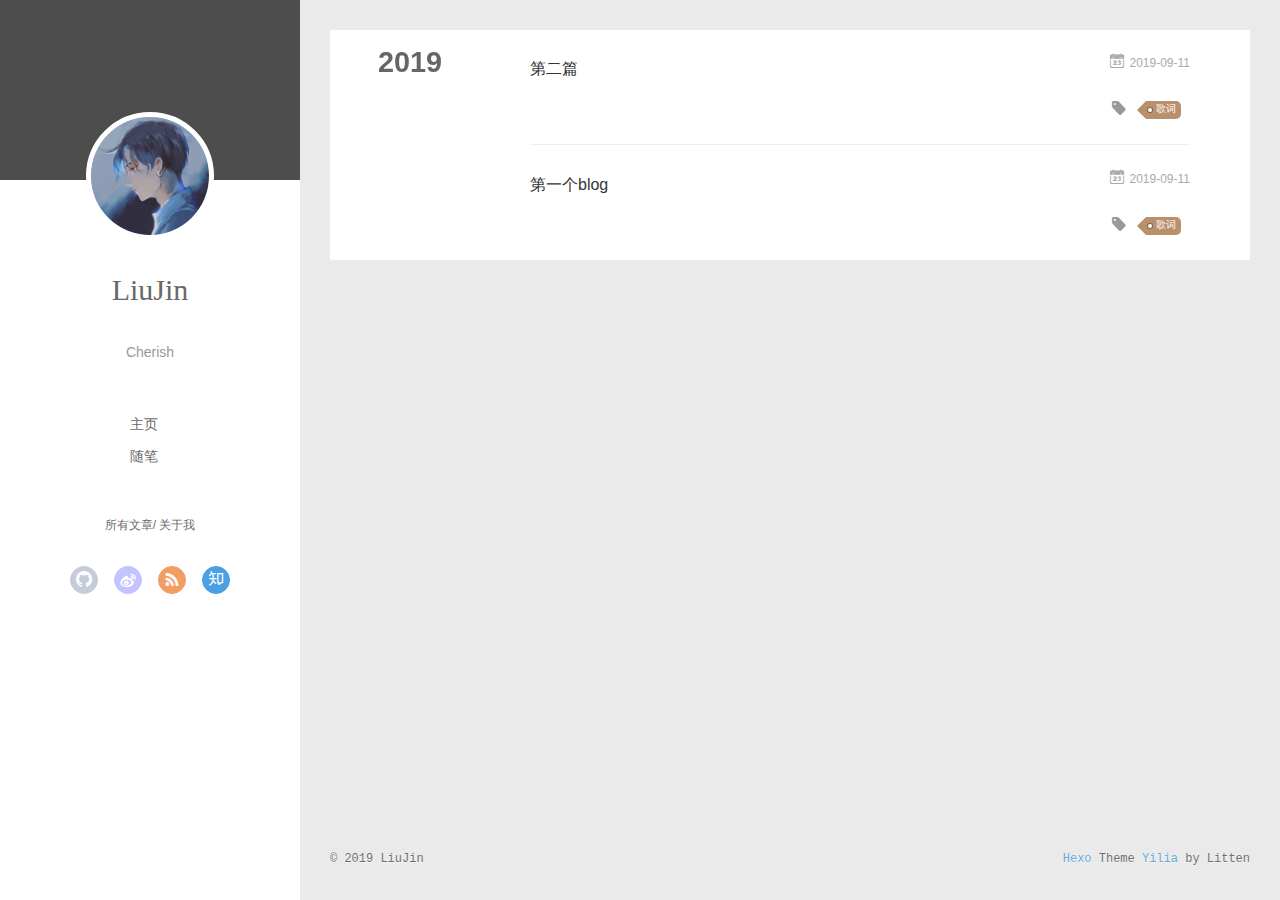
<file: archives/2019/index.html>
<!DOCTYPE html>
<html>
<head><meta name="generator" content="Hexo 3.9.0">
  <meta charset="utf-8">
  
  <meta name="renderer" content="webkit">
  <meta http-equiv="X-UA-Compatible" content="IE=edge">
  <link rel="dns-prefetch" href="http://yoursite.com">
  <title>Archives: 2019 | LiuJin&#39;s blog</title>
  <meta name="viewport" content="width=device-width, initial-scale=1, maximum-scale=1">
  <meta property="og:type" content="website">
<meta property="og:title" content="LiuJin&#39;s blog">
<meta property="og:url" content="http://yoursite.com/archives/2019/index.html">
<meta property="og:site_name" content="LiuJin&#39;s blog">
<meta property="og:locale" content="zh-CN">
<meta name="twitter:card" content="summary">
<meta name="twitter:title" content="LiuJin&#39;s blog">
  
    <link rel="alternative" href="/atom.xml" title="LiuJin&#39;s blog" type="application/atom+xml">
  
  
    <link rel="icon" href="/favicon.png">
  
  <link rel="stylesheet" type="text/css" href="/./main.0cf68a.css">
  <style type="text/css">
  
    #container.show {
      background: linear-gradient(200deg,#a0cfe4,#e8c37e);
    }
  </style>
  

  

</head>
</html>
<body>
  <div id="container" q-class="show:isCtnShow">
    <canvas id="anm-canvas" class="anm-canvas"></canvas>
    <div class="left-col" q-class="show:isShow">
      
<div class="overlay" style="background: #4d4d4d"></div>
<div class="intrude-less">
	<header id="header" class="inner">
		<a href="/" class="profilepic">
			<img src="/img/head.jpg" class="js-avatar">
		</a>
		<hgroup>
		  <h1 class="header-author"><a href="/">LiuJin</a></h1>
		</hgroup>
		
		<p class="header-subtitle">Cherish</p>
		

		<nav class="header-menu">
			<ul>
			
				<li><a href="/">主页</a></li>
	        
				<li><a href="/tags/随笔/">随笔</a></li>
	        
			</ul>
		</nav>
		<nav class="header-smart-menu">
    		
    			
    			<a q-on="click: openSlider(e, 'innerArchive')" href="javascript:void(0)">所有文章</a>
    			
            
    			
    			<a q-on="click: openSlider(e, 'aboutme')" href="javascript:void(0)">关于我</a>
    			
            
		</nav>
		<nav class="header-nav">
			<div class="social">
				
					<a class="github" target="_blank" href="https://github.com/ZLiuJin" title="github"><i class="icon-github"></i></a>
		        
					<a class="weibo" target="_blank" href="#" title="weibo"><i class="icon-weibo"></i></a>
		        
					<a class="rss" target="_blank" href="#" title="rss"><i class="icon-rss"></i></a>
		        
					<a class="zhihu" target="_blank" href="#" title="zhihu"><i class="icon-zhihu"></i></a>
		        
			</div>
		</nav>
		<div style="position:absolute; bottom:120px left:auto; width:85%">
	<iframe frameborder="no" border="0" marginwidth="0" marginheight="0" width=260 height=86 src="//music.163.com/outchain/player?type=2&id=1322032085&auto=1&height=66"></iframe>
	</div>
	</header>
	
</div>

    </div>
    <div class="mid-col" q-class="show:isShow,hide:isShow|isFalse">
      
<nav id="mobile-nav">
  	<div class="overlay js-overlay" style="background: #4d4d4d"></div>
	<div class="btnctn js-mobile-btnctn">
  		<div class="slider-trigger list" q-on="click: openSlider(e)"><i class="icon icon-sort"></i></div>
	</div>
	<div class="intrude-less">
		<header id="header" class="inner">
			<div class="profilepic">
				<img src="/img/head.jpg" class="js-avatar">
			</div>
			<hgroup>
			  <h1 class="header-author js-header-author">LiuJin</h1>
			</hgroup>
			
			<p class="header-subtitle"><i class="icon icon-quo-left"></i>Cherish<i class="icon icon-quo-right"></i></p>
			
			
			
				
			
				
			
			
			
			<nav class="header-nav">
				<div class="social">
					
						<a class="github" target="_blank" href="https://github.com/ZLiuJin" title="github"><i class="icon-github"></i></a>
			        
						<a class="weibo" target="_blank" href="#" title="weibo"><i class="icon-weibo"></i></a>
			        
						<a class="rss" target="_blank" href="#" title="rss"><i class="icon-rss"></i></a>
			        
						<a class="zhihu" target="_blank" href="#" title="zhihu"><i class="icon-zhihu"></i></a>
			        
				</div>
			</nav>

			<nav class="header-menu js-header-menu">
				<ul style="width: 50%">
				
				
					<li style="width: 50%"><a href="/">主页</a></li>
		        
					<li style="width: 50%"><a href="/tags/随笔/">随笔</a></li>
		        
				</ul>
			</nav>
		</header>				
	</div>
	<div class="mobile-mask" style="display:none" q-show="isShow"></div>
</nav>

      <div id="wrapper" class="body-wrap">
        <div class="menu-l">
          <div class="canvas-wrap">
            <canvas data-colors="#eaeaea" data-sectionHeight="100" data-contentId="js-content" id="myCanvas1" class="anm-canvas"></canvas>
          </div>
          <div id="js-content" class="content-ll">
            
  
  
    
    
      
      
      <section class="archives-wrap">
        <div class="archive-year-wrap">
          <a href="/archives/2019" class="archive-year">2019</a>
        </div>
        <div class="archives">
    
    <article class="archive-article archive-type-post">
  <div class="archive-article-inner">
    <header class="archive-article-header">
      	<div class="article-meta">
	      	<a href="/2019/09/11/第二篇/" class="archive-article-date">
  	<time datetime="2019-09-11T11:28:46.000Z" itemprop="datePublished"><i class="icon-calendar icon"></i>2019-09-11</time>
</a>
        </div>
    	 
  
    <h1 itemprop="name">
      <a class="archive-article-title" href="/2019/09/11/第二篇/">第二篇</a>
    </h1>
  

        <div class="article-info info-on-right">
          
	<div class="article-tag tagcloud">
		<i class="icon-price-tags icon"></i>
		<ul class="article-tag-list">
			 
        		<li class="article-tag-list-item">
        			<a href="javascript:void(0)" class="js-tag article-tag-list-link color3">歌词</a>
        		</li>
      		
		</ul>
	</div>

          

        </div>
        <div class="clearfix"></div>
    </header>
  </div>
</article>
  
    
    
    <article class="archive-article archive-type-post">
  <div class="archive-article-inner">
    <header class="archive-article-header">
      	<div class="article-meta">
	      	<a href="/2019/09/11/第一个blog/" class="archive-article-date">
  	<time datetime="2019-09-11T11:05:48.000Z" itemprop="datePublished"><i class="icon-calendar icon"></i>2019-09-11</time>
</a>
        </div>
    	 
  
    <h1 itemprop="name">
      <a class="archive-article-title" href="/2019/09/11/第一个blog/">第一个blog</a>
    </h1>
  

        <div class="article-info info-on-right">
          
	<div class="article-tag tagcloud">
		<i class="icon-price-tags icon"></i>
		<ul class="article-tag-list">
			 
        		<li class="article-tag-list-item">
        			<a href="javascript:void(0)" class="js-tag article-tag-list-link color3">歌词</a>
        		</li>
      		
		</ul>
	</div>

          

        </div>
        <div class="clearfix"></div>
    </header>
  </div>
</article>
  
  
    </div></section>
  

    


          </div>
        </div>
      </div>
      <footer id="footer">
  <div class="outer">
    <div id="footer-info">
    	<div class="footer-left">
    		&copy; 2019 LiuJin
    	</div>
      	<div class="footer-right">
      		<a href="http://hexo.io/" target="_blank">Hexo</a>  Theme <a href="https://github.com/litten/hexo-theme-yilia" target="_blank">Yilia</a> by Litten
      	</div>
    </div>
  </div>
</footer>
    </div>
    <script>
	var yiliaConfig = {
		mathjax: false,
		isHome: false,
		isPost: false,
		isArchive: true,
		isTag: false,
		isCategory: false,
		open_in_new: false,
		toc_hide_index: true,
		root: "/",
		innerArchive: true,
		showTags: false
	}
</script>

<script>!function(t){function n(e){if(r[e])return r[e].exports;var i=r[e]={exports:{},id:e,loaded:!1};return t[e].call(i.exports,i,i.exports,n),i.loaded=!0,i.exports}var r={};n.m=t,n.c=r,n.p="./",n(0)}([function(t,n,r){r(195),t.exports=r(191)},function(t,n,r){var e=r(3),i=r(52),o=r(27),u=r(28),c=r(53),f="prototype",a=function(t,n,r){var s,l,h,v,p=t&a.F,d=t&a.G,y=t&a.S,g=t&a.P,b=t&a.B,m=d?e:y?e[n]||(e[n]={}):(e[n]||{})[f],x=d?i:i[n]||(i[n]={}),w=x[f]||(x[f]={});d&&(r=n);for(s in r)l=!p&&m&&void 0!==m[s],h=(l?m:r)[s],v=b&&l?c(h,e):g&&"function"==typeof h?c(Function.call,h):h,m&&u(m,s,h,t&a.U),x[s]!=h&&o(x,s,v),g&&w[s]!=h&&(w[s]=h)};e.core=i,a.F=1,a.G=2,a.S=4,a.P=8,a.B=16,a.W=32,a.U=64,a.R=128,t.exports=a},function(t,n,r){var e=r(6);t.exports=function(t){if(!e(t))throw TypeError(t+" is not an object!");return t}},function(t,n){var r=t.exports="undefined"!=typeof window&&window.Math==Math?window:"undefined"!=typeof self&&self.Math==Math?self:Function("return this")();"number"==typeof __g&&(__g=r)},function(t,n){t.exports=function(t){try{return!!t()}catch(t){return!0}}},function(t,n){var r=t.exports="undefined"!=typeof window&&window.Math==Math?window:"undefined"!=typeof self&&self.Math==Math?self:Function("return this")();"number"==typeof __g&&(__g=r)},function(t,n){t.exports=function(t){return"object"==typeof t?null!==t:"function"==typeof t}},function(t,n,r){var e=r(126)("wks"),i=r(76),o=r(3).Symbol,u="function"==typeof o;(t.exports=function(t){return e[t]||(e[t]=u&&o[t]||(u?o:i)("Symbol."+t))}).store=e},function(t,n){var r={}.hasOwnProperty;t.exports=function(t,n){return r.call(t,n)}},function(t,n,r){var e=r(94),i=r(33);t.exports=function(t){return e(i(t))}},function(t,n,r){t.exports=!r(4)(function(){return 7!=Object.defineProperty({},"a",{get:function(){return 7}}).a})},function(t,n,r){var e=r(2),i=r(167),o=r(50),u=Object.defineProperty;n.f=r(10)?Object.defineProperty:function(t,n,r){if(e(t),n=o(n,!0),e(r),i)try{return u(t,n,r)}catch(t){}if("get"in r||"set"in r)throw TypeError("Accessors not supported!");return"value"in r&&(t[n]=r.value),t}},function(t,n,r){t.exports=!r(18)(function(){return 7!=Object.defineProperty({},"a",{get:function(){return 7}}).a})},function(t,n,r){var e=r(14),i=r(22);t.exports=r(12)?function(t,n,r){return e.f(t,n,i(1,r))}:function(t,n,r){return t[n]=r,t}},function(t,n,r){var e=r(20),i=r(58),o=r(42),u=Object.defineProperty;n.f=r(12)?Object.defineProperty:function(t,n,r){if(e(t),n=o(n,!0),e(r),i)try{return u(t,n,r)}catch(t){}if("get"in r||"set"in r)throw TypeError("Accessors not supported!");return"value"in r&&(t[n]=r.value),t}},function(t,n,r){var e=r(40)("wks"),i=r(23),o=r(5).Symbol,u="function"==typeof o;(t.exports=function(t){return e[t]||(e[t]=u&&o[t]||(u?o:i)("Symbol."+t))}).store=e},function(t,n,r){var e=r(67),i=Math.min;t.exports=function(t){return t>0?i(e(t),9007199254740991):0}},function(t,n,r){var e=r(46);t.exports=function(t){return Object(e(t))}},function(t,n){t.exports=function(t){try{return!!t()}catch(t){return!0}}},function(t,n,r){var e=r(63),i=r(34);t.exports=Object.keys||function(t){return e(t,i)}},function(t,n,r){var e=r(21);t.exports=function(t){if(!e(t))throw TypeError(t+" is not an object!");return t}},function(t,n){t.exports=function(t){return"object"==typeof t?null!==t:"function"==typeof t}},function(t,n){t.exports=function(t,n){return{enumerable:!(1&t),configurable:!(2&t),writable:!(4&t),value:n}}},function(t,n){var r=0,e=Math.random();t.exports=function(t){return"Symbol(".concat(void 0===t?"":t,")_",(++r+e).toString(36))}},function(t,n){var r={}.hasOwnProperty;t.exports=function(t,n){return r.call(t,n)}},function(t,n){var r=t.exports={version:"2.4.0"};"number"==typeof __e&&(__e=r)},function(t,n){t.exports=function(t){if("function"!=typeof t)throw TypeError(t+" is not a function!");return t}},function(t,n,r){var e=r(11),i=r(66);t.exports=r(10)?function(t,n,r){return e.f(t,n,i(1,r))}:function(t,n,r){return t[n]=r,t}},function(t,n,r){var e=r(3),i=r(27),o=r(24),u=r(76)("src"),c="toString",f=Function[c],a=(""+f).split(c);r(52).inspectSource=function(t){return f.call(t)},(t.exports=function(t,n,r,c){var f="function"==typeof r;f&&(o(r,"name")||i(r,"name",n)),t[n]!==r&&(f&&(o(r,u)||i(r,u,t[n]?""+t[n]:a.join(String(n)))),t===e?t[n]=r:c?t[n]?t[n]=r:i(t,n,r):(delete t[n],i(t,n,r)))})(Function.prototype,c,function(){return"function"==typeof this&&this[u]||f.call(this)})},function(t,n,r){var e=r(1),i=r(4),o=r(46),u=function(t,n,r,e){var i=String(o(t)),u="<"+n;return""!==r&&(u+=" "+r+'="'+String(e).replace(/"/g,"&quot;")+'"'),u+">"+i+"</"+n+">"};t.exports=function(t,n){var r={};r[t]=n(u),e(e.P+e.F*i(function(){var n=""[t]('"');return n!==n.toLowerCase()||n.split('"').length>3}),"String",r)}},function(t,n,r){var e=r(115),i=r(46);t.exports=function(t){return e(i(t))}},function(t,n,r){var e=r(116),i=r(66),o=r(30),u=r(50),c=r(24),f=r(167),a=Object.getOwnPropertyDescriptor;n.f=r(10)?a:function(t,n){if(t=o(t),n=u(n,!0),f)try{return a(t,n)}catch(t){}if(c(t,n))return i(!e.f.call(t,n),t[n])}},function(t,n,r){var e=r(24),i=r(17),o=r(145)("IE_PROTO"),u=Object.prototype;t.exports=Object.getPrototypeOf||function(t){return t=i(t),e(t,o)?t[o]:"function"==typeof t.constructor&&t instanceof t.constructor?t.constructor.prototype:t instanceof Object?u:null}},function(t,n){t.exports=function(t){if(void 0==t)throw TypeError("Can't call method on  "+t);return t}},function(t,n){t.exports="constructor,hasOwnProperty,isPrototypeOf,propertyIsEnumerable,toLocaleString,toString,valueOf".split(",")},function(t,n){t.exports={}},function(t,n){t.exports=!0},function(t,n){n.f={}.propertyIsEnumerable},function(t,n,r){var e=r(14).f,i=r(8),o=r(15)("toStringTag");t.exports=function(t,n,r){t&&!i(t=r?t:t.prototype,o)&&e(t,o,{configurable:!0,value:n})}},function(t,n,r){var e=r(40)("keys"),i=r(23);t.exports=function(t){return e[t]||(e[t]=i(t))}},function(t,n,r){var e=r(5),i="__core-js_shared__",o=e[i]||(e[i]={});t.exports=function(t){return o[t]||(o[t]={})}},function(t,n){var r=Math.ceil,e=Math.floor;t.exports=function(t){return isNaN(t=+t)?0:(t>0?e:r)(t)}},function(t,n,r){var e=r(21);t.exports=function(t,n){if(!e(t))return t;var r,i;if(n&&"function"==typeof(r=t.toString)&&!e(i=r.call(t)))return i;if("function"==typeof(r=t.valueOf)&&!e(i=r.call(t)))return i;if(!n&&"function"==typeof(r=t.toString)&&!e(i=r.call(t)))return i;throw TypeError("Can't convert object to primitive value")}},function(t,n,r){var e=r(5),i=r(25),o=r(36),u=r(44),c=r(14).f;t.exports=function(t){var n=i.Symbol||(i.Symbol=o?{}:e.Symbol||{});"_"==t.charAt(0)||t in n||c(n,t,{value:u.f(t)})}},function(t,n,r){n.f=r(15)},function(t,n){var r={}.toString;t.exports=function(t){return r.call(t).slice(8,-1)}},function(t,n){t.exports=function(t){if(void 0==t)throw TypeError("Can't call method on  "+t);return t}},function(t,n,r){var e=r(4);t.exports=function(t,n){return!!t&&e(function(){n?t.call(null,function(){},1):t.call(null)})}},function(t,n,r){var e=r(53),i=r(115),o=r(17),u=r(16),c=r(203);t.exports=function(t,n){var r=1==t,f=2==t,a=3==t,s=4==t,l=6==t,h=5==t||l,v=n||c;return function(n,c,p){for(var d,y,g=o(n),b=i(g),m=e(c,p,3),x=u(b.length),w=0,S=r?v(n,x):f?v(n,0):void 0;x>w;w++)if((h||w in b)&&(d=b[w],y=m(d,w,g),t))if(r)S[w]=y;else if(y)switch(t){case 3:return!0;case 5:return d;case 6:return w;case 2:S.push(d)}else if(s)return!1;return l?-1:a||s?s:S}}},function(t,n,r){var e=r(1),i=r(52),o=r(4);t.exports=function(t,n){var r=(i.Object||{})[t]||Object[t],u={};u[t]=n(r),e(e.S+e.F*o(function(){r(1)}),"Object",u)}},function(t,n,r){var e=r(6);t.exports=function(t,n){if(!e(t))return t;var r,i;if(n&&"function"==typeof(r=t.toString)&&!e(i=r.call(t)))return i;if("function"==typeof(r=t.valueOf)&&!e(i=r.call(t)))return i;if(!n&&"function"==typeof(r=t.toString)&&!e(i=r.call(t)))return i;throw TypeError("Can't convert object to primitive value")}},function(t,n,r){var e=r(5),i=r(25),o=r(91),u=r(13),c="prototype",f=function(t,n,r){var a,s,l,h=t&f.F,v=t&f.G,p=t&f.S,d=t&f.P,y=t&f.B,g=t&f.W,b=v?i:i[n]||(i[n]={}),m=b[c],x=v?e:p?e[n]:(e[n]||{})[c];v&&(r=n);for(a in r)(s=!h&&x&&void 0!==x[a])&&a in b||(l=s?x[a]:r[a],b[a]=v&&"function"!=typeof x[a]?r[a]:y&&s?o(l,e):g&&x[a]==l?function(t){var n=function(n,r,e){if(this instanceof t){switch(arguments.length){case 0:return new t;case 1:return new t(n);case 2:return new t(n,r)}return new t(n,r,e)}return t.apply(this,arguments)};return n[c]=t[c],n}(l):d&&"function"==typeof l?o(Function.call,l):l,d&&((b.virtual||(b.virtual={}))[a]=l,t&f.R&&m&&!m[a]&&u(m,a,l)))};f.F=1,f.G=2,f.S=4,f.P=8,f.B=16,f.W=32,f.U=64,f.R=128,t.exports=f},function(t,n){var r=t.exports={version:"2.4.0"};"number"==typeof __e&&(__e=r)},function(t,n,r){var e=r(26);t.exports=function(t,n,r){if(e(t),void 0===n)return t;switch(r){case 1:return function(r){return t.call(n,r)};case 2:return function(r,e){return t.call(n,r,e)};case 3:return function(r,e,i){return t.call(n,r,e,i)}}return function(){return t.apply(n,arguments)}}},function(t,n,r){var e=r(183),i=r(1),o=r(126)("metadata"),u=o.store||(o.store=new(r(186))),c=function(t,n,r){var i=u.get(t);if(!i){if(!r)return;u.set(t,i=new e)}var o=i.get(n);if(!o){if(!r)return;i.set(n,o=new e)}return o},f=function(t,n,r){var e=c(n,r,!1);return void 0!==e&&e.has(t)},a=function(t,n,r){var e=c(n,r,!1);return void 0===e?void 0:e.get(t)},s=function(t,n,r,e){c(r,e,!0).set(t,n)},l=function(t,n){var r=c(t,n,!1),e=[];return r&&r.forEach(function(t,n){e.push(n)}),e},h=function(t){return void 0===t||"symbol"==typeof t?t:String(t)},v=function(t){i(i.S,"Reflect",t)};t.exports={store:u,map:c,has:f,get:a,set:s,keys:l,key:h,exp:v}},function(t,n,r){"use strict";if(r(10)){var e=r(69),i=r(3),o=r(4),u=r(1),c=r(127),f=r(152),a=r(53),s=r(68),l=r(66),h=r(27),v=r(73),p=r(67),d=r(16),y=r(75),g=r(50),b=r(24),m=r(180),x=r(114),w=r(6),S=r(17),_=r(137),O=r(70),E=r(32),P=r(71).f,j=r(154),F=r(76),M=r(7),A=r(48),N=r(117),T=r(146),I=r(155),k=r(80),L=r(123),R=r(74),C=r(130),D=r(160),U=r(11),W=r(31),G=U.f,B=W.f,V=i.RangeError,z=i.TypeError,q=i.Uint8Array,K="ArrayBuffer",J="Shared"+K,Y="BYTES_PER_ELEMENT",H="prototype",$=Array[H],X=f.ArrayBuffer,Q=f.DataView,Z=A(0),tt=A(2),nt=A(3),rt=A(4),et=A(5),it=A(6),ot=N(!0),ut=N(!1),ct=I.values,ft=I.keys,at=I.entries,st=$.lastIndexOf,lt=$.reduce,ht=$.reduceRight,vt=$.join,pt=$.sort,dt=$.slice,yt=$.toString,gt=$.toLocaleString,bt=M("iterator"),mt=M("toStringTag"),xt=F("typed_constructor"),wt=F("def_constructor"),St=c.CONSTR,_t=c.TYPED,Ot=c.VIEW,Et="Wrong length!",Pt=A(1,function(t,n){return Tt(T(t,t[wt]),n)}),jt=o(function(){return 1===new q(new Uint16Array([1]).buffer)[0]}),Ft=!!q&&!!q[H].set&&o(function(){new q(1).set({})}),Mt=function(t,n){if(void 0===t)throw z(Et);var r=+t,e=d(t);if(n&&!m(r,e))throw V(Et);return e},At=function(t,n){var r=p(t);if(r<0||r%n)throw V("Wrong offset!");return r},Nt=function(t){if(w(t)&&_t in t)return t;throw z(t+" is not a typed array!")},Tt=function(t,n){if(!(w(t)&&xt in t))throw z("It is not a typed array constructor!");return new t(n)},It=function(t,n){return kt(T(t,t[wt]),n)},kt=function(t,n){for(var r=0,e=n.length,i=Tt(t,e);e>r;)i[r]=n[r++];return i},Lt=function(t,n,r){G(t,n,{get:function(){return this._d[r]}})},Rt=function(t){var n,r,e,i,o,u,c=S(t),f=arguments.length,s=f>1?arguments[1]:void 0,l=void 0!==s,h=j(c);if(void 0!=h&&!_(h)){for(u=h.call(c),e=[],n=0;!(o=u.next()).done;n++)e.push(o.value);c=e}for(l&&f>2&&(s=a(s,arguments[2],2)),n=0,r=d(c.length),i=Tt(this,r);r>n;n++)i[n]=l?s(c[n],n):c[n];return i},Ct=function(){for(var t=0,n=arguments.length,r=Tt(this,n);n>t;)r[t]=arguments[t++];return r},Dt=!!q&&o(function(){gt.call(new q(1))}),Ut=function(){return gt.apply(Dt?dt.call(Nt(this)):Nt(this),arguments)},Wt={copyWithin:function(t,n){return D.call(Nt(this),t,n,arguments.length>2?arguments[2]:void 0)},every:function(t){return rt(Nt(this),t,arguments.length>1?arguments[1]:void 0)},fill:function(t){return C.apply(Nt(this),arguments)},filter:function(t){return It(this,tt(Nt(this),t,arguments.length>1?arguments[1]:void 0))},find:function(t){return et(Nt(this),t,arguments.length>1?arguments[1]:void 0)},findIndex:function(t){return it(Nt(this),t,arguments.length>1?arguments[1]:void 0)},forEach:function(t){Z(Nt(this),t,arguments.length>1?arguments[1]:void 0)},indexOf:function(t){return ut(Nt(this),t,arguments.length>1?arguments[1]:void 0)},includes:function(t){return ot(Nt(this),t,arguments.length>1?arguments[1]:void 0)},join:function(t){return vt.apply(Nt(this),arguments)},lastIndexOf:function(t){return st.apply(Nt(this),arguments)},map:function(t){return Pt(Nt(this),t,arguments.length>1?arguments[1]:void 0)},reduce:function(t){return lt.apply(Nt(this),arguments)},reduceRight:function(t){return ht.apply(Nt(this),arguments)},reverse:function(){for(var t,n=this,r=Nt(n).length,e=Math.floor(r/2),i=0;i<e;)t=n[i],n[i++]=n[--r],n[r]=t;return n},some:function(t){return nt(Nt(this),t,arguments.length>1?arguments[1]:void 0)},sort:function(t){return pt.call(Nt(this),t)},subarray:function(t,n){var r=Nt(this),e=r.length,i=y(t,e);return new(T(r,r[wt]))(r.buffer,r.byteOffset+i*r.BYTES_PER_ELEMENT,d((void 0===n?e:y(n,e))-i))}},Gt=function(t,n){return It(this,dt.call(Nt(this),t,n))},Bt=function(t){Nt(this);var n=At(arguments[1],1),r=this.length,e=S(t),i=d(e.length),o=0;if(i+n>r)throw V(Et);for(;o<i;)this[n+o]=e[o++]},Vt={entries:function(){return at.call(Nt(this))},keys:function(){return ft.call(Nt(this))},values:function(){return ct.call(Nt(this))}},zt=function(t,n){return w(t)&&t[_t]&&"symbol"!=typeof n&&n in t&&String(+n)==String(n)},qt=function(t,n){return zt(t,n=g(n,!0))?l(2,t[n]):B(t,n)},Kt=function(t,n,r){return!(zt(t,n=g(n,!0))&&w(r)&&b(r,"value"))||b(r,"get")||b(r,"set")||r.configurable||b(r,"writable")&&!r.writable||b(r,"enumerable")&&!r.enumerable?G(t,n,r):(t[n]=r.value,t)};St||(W.f=qt,U.f=Kt),u(u.S+u.F*!St,"Object",{getOwnPropertyDescriptor:qt,defineProperty:Kt}),o(function(){yt.call({})})&&(yt=gt=function(){return vt.call(this)});var Jt=v({},Wt);v(Jt,Vt),h(Jt,bt,Vt.values),v(Jt,{slice:Gt,set:Bt,constructor:function(){},toString:yt,toLocaleString:Ut}),Lt(Jt,"buffer","b"),Lt(Jt,"byteOffset","o"),Lt(Jt,"byteLength","l"),Lt(Jt,"length","e"),G(Jt,mt,{get:function(){return this[_t]}}),t.exports=function(t,n,r,f){f=!!f;var a=t+(f?"Clamped":"")+"Array",l="Uint8Array"!=a,v="get"+t,p="set"+t,y=i[a],g=y||{},b=y&&E(y),m=!y||!c.ABV,S={},_=y&&y[H],j=function(t,r){var e=t._d;return e.v[v](r*n+e.o,jt)},F=function(t,r,e){var i=t._d;f&&(e=(e=Math.round(e))<0?0:e>255?255:255&e),i.v[p](r*n+i.o,e,jt)},M=function(t,n){G(t,n,{get:function(){return j(this,n)},set:function(t){return F(this,n,t)},enumerable:!0})};m?(y=r(function(t,r,e,i){s(t,y,a,"_d");var o,u,c,f,l=0,v=0;if(w(r)){if(!(r instanceof X||(f=x(r))==K||f==J))return _t in r?kt(y,r):Rt.call(y,r);o=r,v=At(e,n);var p=r.byteLength;if(void 0===i){if(p%n)throw V(Et);if((u=p-v)<0)throw V(Et)}else if((u=d(i)*n)+v>p)throw V(Et);c=u/n}else c=Mt(r,!0),u=c*n,o=new X(u);for(h(t,"_d",{b:o,o:v,l:u,e:c,v:new Q(o)});l<c;)M(t,l++)}),_=y[H]=O(Jt),h(_,"constructor",y)):L(function(t){new y(null),new y(t)},!0)||(y=r(function(t,r,e,i){s(t,y,a);var o;return w(r)?r instanceof X||(o=x(r))==K||o==J?void 0!==i?new g(r,At(e,n),i):void 0!==e?new g(r,At(e,n)):new g(r):_t in r?kt(y,r):Rt.call(y,r):new g(Mt(r,l))}),Z(b!==Function.prototype?P(g).concat(P(b)):P(g),function(t){t in y||h(y,t,g[t])}),y[H]=_,e||(_.constructor=y));var A=_[bt],N=!!A&&("values"==A.name||void 0==A.name),T=Vt.values;h(y,xt,!0),h(_,_t,a),h(_,Ot,!0),h(_,wt,y),(f?new y(1)[mt]==a:mt in _)||G(_,mt,{get:function(){return a}}),S[a]=y,u(u.G+u.W+u.F*(y!=g),S),u(u.S,a,{BYTES_PER_ELEMENT:n,from:Rt,of:Ct}),Y in _||h(_,Y,n),u(u.P,a,Wt),R(a),u(u.P+u.F*Ft,a,{set:Bt}),u(u.P+u.F*!N,a,Vt),u(u.P+u.F*(_.toString!=yt),a,{toString:yt}),u(u.P+u.F*o(function(){new y(1).slice()}),a,{slice:Gt}),u(u.P+u.F*(o(function(){return[1,2].toLocaleString()!=new y([1,2]).toLocaleString()})||!o(function(){_.toLocaleString.call([1,2])})),a,{toLocaleString:Ut}),k[a]=N?A:T,e||N||h(_,bt,T)}}else t.exports=function(){}},function(t,n){var r={}.toString;t.exports=function(t){return r.call(t).slice(8,-1)}},function(t,n,r){var e=r(21),i=r(5).document,o=e(i)&&e(i.createElement);t.exports=function(t){return o?i.createElement(t):{}}},function(t,n,r){t.exports=!r(12)&&!r(18)(function(){return 7!=Object.defineProperty(r(57)("div"),"a",{get:function(){return 7}}).a})},function(t,n,r){"use strict";var e=r(36),i=r(51),o=r(64),u=r(13),c=r(8),f=r(35),a=r(96),s=r(38),l=r(103),h=r(15)("iterator"),v=!([].keys&&"next"in[].keys()),p="keys",d="values",y=function(){return this};t.exports=function(t,n,r,g,b,m,x){a(r,n,g);var w,S,_,O=function(t){if(!v&&t in F)return F[t];switch(t){case p:case d:return function(){return new r(this,t)}}return function(){return new r(this,t)}},E=n+" Iterator",P=b==d,j=!1,F=t.prototype,M=F[h]||F["@@iterator"]||b&&F[b],A=M||O(b),N=b?P?O("entries"):A:void 0,T="Array"==n?F.entries||M:M;if(T&&(_=l(T.call(new t)))!==Object.prototype&&(s(_,E,!0),e||c(_,h)||u(_,h,y)),P&&M&&M.name!==d&&(j=!0,A=function(){return M.call(this)}),e&&!x||!v&&!j&&F[h]||u(F,h,A),f[n]=A,f[E]=y,b)if(w={values:P?A:O(d),keys:m?A:O(p),entries:N},x)for(S in w)S in F||o(F,S,w[S]);else i(i.P+i.F*(v||j),n,w);return w}},function(t,n,r){var e=r(20),i=r(100),o=r(34),u=r(39)("IE_PROTO"),c=function(){},f="prototype",a=function(){var t,n=r(57)("iframe"),e=o.length;for(n.style.display="none",r(93).appendChild(n),n.src="javascript:",t=n.contentWindow.document,t.open(),t.write("<script>document.F=Object<\/script>"),t.close(),a=t.F;e--;)delete a[f][o[e]];return a()};t.exports=Object.create||function(t,n){var r;return null!==t?(c[f]=e(t),r=new c,c[f]=null,r[u]=t):r=a(),void 0===n?r:i(r,n)}},function(t,n,r){var e=r(63),i=r(34).concat("length","prototype");n.f=Object.getOwnPropertyNames||function(t){return e(t,i)}},function(t,n){n.f=Object.getOwnPropertySymbols},function(t,n,r){var e=r(8),i=r(9),o=r(90)(!1),u=r(39)("IE_PROTO");t.exports=function(t,n){var r,c=i(t),f=0,a=[];for(r in c)r!=u&&e(c,r)&&a.push(r);for(;n.length>f;)e(c,r=n[f++])&&(~o(a,r)||a.push(r));return a}},function(t,n,r){t.exports=r(13)},function(t,n,r){var e=r(76)("meta"),i=r(6),o=r(24),u=r(11).f,c=0,f=Object.isExtensible||function(){return!0},a=!r(4)(function(){return f(Object.preventExtensions({}))}),s=function(t){u(t,e,{value:{i:"O"+ ++c,w:{}}})},l=function(t,n){if(!i(t))return"symbol"==typeof t?t:("string"==typeof t?"S":"P")+t;if(!o(t,e)){if(!f(t))return"F";if(!n)return"E";s(t)}return t[e].i},h=function(t,n){if(!o(t,e)){if(!f(t))return!0;if(!n)return!1;s(t)}return t[e].w},v=function(t){return a&&p.NEED&&f(t)&&!o(t,e)&&s(t),t},p=t.exports={KEY:e,NEED:!1,fastKey:l,getWeak:h,onFreeze:v}},function(t,n){t.exports=function(t,n){return{enumerable:!(1&t),configurable:!(2&t),writable:!(4&t),value:n}}},function(t,n){var r=Math.ceil,e=Math.floor;t.exports=function(t){return isNaN(t=+t)?0:(t>0?e:r)(t)}},function(t,n){t.exports=function(t,n,r,e){if(!(t instanceof n)||void 0!==e&&e in t)throw TypeError(r+": incorrect invocation!");return t}},function(t,n){t.exports=!1},function(t,n,r){var e=r(2),i=r(173),o=r(133),u=r(145)("IE_PROTO"),c=function(){},f="prototype",a=function(){var t,n=r(132)("iframe"),e=o.length;for(n.style.display="none",r(135).appendChild(n),n.src="javascript:",t=n.contentWindow.document,t.open(),t.write("<script>document.F=Object<\/script>"),t.close(),a=t.F;e--;)delete a[f][o[e]];return a()};t.exports=Object.create||function(t,n){var r;return null!==t?(c[f]=e(t),r=new c,c[f]=null,r[u]=t):r=a(),void 0===n?r:i(r,n)}},function(t,n,r){var e=r(175),i=r(133).concat("length","prototype");n.f=Object.getOwnPropertyNames||function(t){return e(t,i)}},function(t,n,r){var e=r(175),i=r(133);t.exports=Object.keys||function(t){return e(t,i)}},function(t,n,r){var e=r(28);t.exports=function(t,n,r){for(var i in n)e(t,i,n[i],r);return t}},function(t,n,r){"use strict";var e=r(3),i=r(11),o=r(10),u=r(7)("species");t.exports=function(t){var n=e[t];o&&n&&!n[u]&&i.f(n,u,{configurable:!0,get:function(){return this}})}},function(t,n,r){var e=r(67),i=Math.max,o=Math.min;t.exports=function(t,n){return t=e(t),t<0?i(t+n,0):o(t,n)}},function(t,n){var r=0,e=Math.random();t.exports=function(t){return"Symbol(".concat(void 0===t?"":t,")_",(++r+e).toString(36))}},function(t,n,r){var e=r(33);t.exports=function(t){return Object(e(t))}},function(t,n,r){var e=r(7)("unscopables"),i=Array.prototype;void 0==i[e]&&r(27)(i,e,{}),t.exports=function(t){i[e][t]=!0}},function(t,n,r){var e=r(53),i=r(169),o=r(137),u=r(2),c=r(16),f=r(154),a={},s={},n=t.exports=function(t,n,r,l,h){var v,p,d,y,g=h?function(){return t}:f(t),b=e(r,l,n?2:1),m=0;if("function"!=typeof g)throw TypeError(t+" is not iterable!");if(o(g)){for(v=c(t.length);v>m;m++)if((y=n?b(u(p=t[m])[0],p[1]):b(t[m]))===a||y===s)return y}else for(d=g.call(t);!(p=d.next()).done;)if((y=i(d,b,p.value,n))===a||y===s)return y};n.BREAK=a,n.RETURN=s},function(t,n){t.exports={}},function(t,n,r){var e=r(11).f,i=r(24),o=r(7)("toStringTag");t.exports=function(t,n,r){t&&!i(t=r?t:t.prototype,o)&&e(t,o,{configurable:!0,value:n})}},function(t,n,r){var e=r(1),i=r(46),o=r(4),u=r(150),c="["+u+"]",f="​",a=RegExp("^"+c+c+"*"),s=RegExp(c+c+"*$"),l=function(t,n,r){var i={},c=o(function(){return!!u[t]()||f[t]()!=f}),a=i[t]=c?n(h):u[t];r&&(i[r]=a),e(e.P+e.F*c,"String",i)},h=l.trim=function(t,n){return t=String(i(t)),1&n&&(t=t.replace(a,"")),2&n&&(t=t.replace(s,"")),t};t.exports=l},function(t,n,r){t.exports={default:r(86),__esModule:!0}},function(t,n,r){t.exports={default:r(87),__esModule:!0}},function(t,n,r){"use strict";function e(t){return t&&t.__esModule?t:{default:t}}n.__esModule=!0;var i=r(84),o=e(i),u=r(83),c=e(u),f="function"==typeof c.default&&"symbol"==typeof o.default?function(t){return typeof t}:function(t){return t&&"function"==typeof c.default&&t.constructor===c.default&&t!==c.default.prototype?"symbol":typeof t};n.default="function"==typeof c.default&&"symbol"===f(o.default)?function(t){return void 0===t?"undefined":f(t)}:function(t){return t&&"function"==typeof c.default&&t.constructor===c.default&&t!==c.default.prototype?"symbol":void 0===t?"undefined":f(t)}},function(t,n,r){r(110),r(108),r(111),r(112),t.exports=r(25).Symbol},function(t,n,r){r(109),r(113),t.exports=r(44).f("iterator")},function(t,n){t.exports=function(t){if("function"!=typeof t)throw TypeError(t+" is not a function!");return t}},function(t,n){t.exports=function(){}},function(t,n,r){var e=r(9),i=r(106),o=r(105);t.exports=function(t){return function(n,r,u){var c,f=e(n),a=i(f.length),s=o(u,a);if(t&&r!=r){for(;a>s;)if((c=f[s++])!=c)return!0}else for(;a>s;s++)if((t||s in f)&&f[s]===r)return t||s||0;return!t&&-1}}},function(t,n,r){var e=r(88);t.exports=function(t,n,r){if(e(t),void 0===n)return t;switch(r){case 1:return function(r){return t.call(n,r)};case 2:return function(r,e){return t.call(n,r,e)};case 3:return function(r,e,i){return t.call(n,r,e,i)}}return function(){return t.apply(n,arguments)}}},function(t,n,r){var e=r(19),i=r(62),o=r(37);t.exports=function(t){var n=e(t),r=i.f;if(r)for(var u,c=r(t),f=o.f,a=0;c.length>a;)f.call(t,u=c[a++])&&n.push(u);return n}},function(t,n,r){t.exports=r(5).document&&document.documentElement},function(t,n,r){var e=r(56);t.exports=Object("z").propertyIsEnumerable(0)?Object:function(t){return"String"==e(t)?t.split(""):Object(t)}},function(t,n,r){var e=r(56);t.exports=Array.isArray||function(t){return"Array"==e(t)}},function(t,n,r){"use strict";var e=r(60),i=r(22),o=r(38),u={};r(13)(u,r(15)("iterator"),function(){return this}),t.exports=function(t,n,r){t.prototype=e(u,{next:i(1,r)}),o(t,n+" Iterator")}},function(t,n){t.exports=function(t,n){return{value:n,done:!!t}}},function(t,n,r){var e=r(19),i=r(9);t.exports=function(t,n){for(var r,o=i(t),u=e(o),c=u.length,f=0;c>f;)if(o[r=u[f++]]===n)return r}},function(t,n,r){var e=r(23)("meta"),i=r(21),o=r(8),u=r(14).f,c=0,f=Object.isExtensible||function(){return!0},a=!r(18)(function(){return f(Object.preventExtensions({}))}),s=function(t){u(t,e,{value:{i:"O"+ ++c,w:{}}})},l=function(t,n){if(!i(t))return"symbol"==typeof t?t:("string"==typeof t?"S":"P")+t;if(!o(t,e)){if(!f(t))return"F";if(!n)return"E";s(t)}return t[e].i},h=function(t,n){if(!o(t,e)){if(!f(t))return!0;if(!n)return!1;s(t)}return t[e].w},v=function(t){return a&&p.NEED&&f(t)&&!o(t,e)&&s(t),t},p=t.exports={KEY:e,NEED:!1,fastKey:l,getWeak:h,onFreeze:v}},function(t,n,r){var e=r(14),i=r(20),o=r(19);t.exports=r(12)?Object.defineProperties:function(t,n){i(t);for(var r,u=o(n),c=u.length,f=0;c>f;)e.f(t,r=u[f++],n[r]);return t}},function(t,n,r){var e=r(37),i=r(22),o=r(9),u=r(42),c=r(8),f=r(58),a=Object.getOwnPropertyDescriptor;n.f=r(12)?a:function(t,n){if(t=o(t),n=u(n,!0),f)try{return a(t,n)}catch(t){}if(c(t,n))return i(!e.f.call(t,n),t[n])}},function(t,n,r){var e=r(9),i=r(61).f,o={}.toString,u="object"==typeof window&&window&&Object.getOwnPropertyNames?Object.getOwnPropertyNames(window):[],c=function(t){try{return i(t)}catch(t){return u.slice()}};t.exports.f=function(t){return u&&"[object Window]"==o.call(t)?c(t):i(e(t))}},function(t,n,r){var e=r(8),i=r(77),o=r(39)("IE_PROTO"),u=Object.prototype;t.exports=Object.getPrototypeOf||function(t){return t=i(t),e(t,o)?t[o]:"function"==typeof t.constructor&&t instanceof t.constructor?t.constructor.prototype:t instanceof Object?u:null}},function(t,n,r){var e=r(41),i=r(33);t.exports=function(t){return function(n,r){var o,u,c=String(i(n)),f=e(r),a=c.length;return f<0||f>=a?t?"":void 0:(o=c.charCodeAt(f),o<55296||o>56319||f+1===a||(u=c.charCodeAt(f+1))<56320||u>57343?t?c.charAt(f):o:t?c.slice(f,f+2):u-56320+(o-55296<<10)+65536)}}},function(t,n,r){var e=r(41),i=Math.max,o=Math.min;t.exports=function(t,n){return t=e(t),t<0?i(t+n,0):o(t,n)}},function(t,n,r){var e=r(41),i=Math.min;t.exports=function(t){return t>0?i(e(t),9007199254740991):0}},function(t,n,r){"use strict";var e=r(89),i=r(97),o=r(35),u=r(9);t.exports=r(59)(Array,"Array",function(t,n){this._t=u(t),this._i=0,this._k=n},function(){var t=this._t,n=this._k,r=this._i++;return!t||r>=t.length?(this._t=void 0,i(1)):"keys"==n?i(0,r):"values"==n?i(0,t[r]):i(0,[r,t[r]])},"values"),o.Arguments=o.Array,e("keys"),e("values"),e("entries")},function(t,n){},function(t,n,r){"use strict";var e=r(104)(!0);r(59)(String,"String",function(t){this._t=String(t),this._i=0},function(){var t,n=this._t,r=this._i;return r>=n.length?{value:void 0,done:!0}:(t=e(n,r),this._i+=t.length,{value:t,done:!1})})},function(t,n,r){"use strict";var e=r(5),i=r(8),o=r(12),u=r(51),c=r(64),f=r(99).KEY,a=r(18),s=r(40),l=r(38),h=r(23),v=r(15),p=r(44),d=r(43),y=r(98),g=r(92),b=r(95),m=r(20),x=r(9),w=r(42),S=r(22),_=r(60),O=r(102),E=r(101),P=r(14),j=r(19),F=E.f,M=P.f,A=O.f,N=e.Symbol,T=e.JSON,I=T&&T.stringify,k="prototype",L=v("_hidden"),R=v("toPrimitive"),C={}.propertyIsEnumerable,D=s("symbol-registry"),U=s("symbols"),W=s("op-symbols"),G=Object[k],B="function"==typeof N,V=e.QObject,z=!V||!V[k]||!V[k].findChild,q=o&&a(function(){return 7!=_(M({},"a",{get:function(){return M(this,"a",{value:7}).a}})).a})?function(t,n,r){var e=F(G,n);e&&delete G[n],M(t,n,r),e&&t!==G&&M(G,n,e)}:M,K=function(t){var n=U[t]=_(N[k]);return n._k=t,n},J=B&&"symbol"==typeof N.iterator?function(t){return"symbol"==typeof t}:function(t){return t instanceof N},Y=function(t,n,r){return t===G&&Y(W,n,r),m(t),n=w(n,!0),m(r),i(U,n)?(r.enumerable?(i(t,L)&&t[L][n]&&(t[L][n]=!1),r=_(r,{enumerable:S(0,!1)})):(i(t,L)||M(t,L,S(1,{})),t[L][n]=!0),q(t,n,r)):M(t,n,r)},H=function(t,n){m(t);for(var r,e=g(n=x(n)),i=0,o=e.length;o>i;)Y(t,r=e[i++],n[r]);return t},$=function(t,n){return void 0===n?_(t):H(_(t),n)},X=function(t){var n=C.call(this,t=w(t,!0));return!(this===G&&i(U,t)&&!i(W,t))&&(!(n||!i(this,t)||!i(U,t)||i(this,L)&&this[L][t])||n)},Q=function(t,n){if(t=x(t),n=w(n,!0),t!==G||!i(U,n)||i(W,n)){var r=F(t,n);return!r||!i(U,n)||i(t,L)&&t[L][n]||(r.enumerable=!0),r}},Z=function(t){for(var n,r=A(x(t)),e=[],o=0;r.length>o;)i(U,n=r[o++])||n==L||n==f||e.push(n);return e},tt=function(t){for(var n,r=t===G,e=A(r?W:x(t)),o=[],u=0;e.length>u;)!i(U,n=e[u++])||r&&!i(G,n)||o.push(U[n]);return o};B||(N=function(){if(this instanceof N)throw TypeError("Symbol is not a constructor!");var t=h(arguments.length>0?arguments[0]:void 0),n=function(r){this===G&&n.call(W,r),i(this,L)&&i(this[L],t)&&(this[L][t]=!1),q(this,t,S(1,r))};return o&&z&&q(G,t,{configurable:!0,set:n}),K(t)},c(N[k],"toString",function(){return this._k}),E.f=Q,P.f=Y,r(61).f=O.f=Z,r(37).f=X,r(62).f=tt,o&&!r(36)&&c(G,"propertyIsEnumerable",X,!0),p.f=function(t){return K(v(t))}),u(u.G+u.W+u.F*!B,{Symbol:N});for(var nt="hasInstance,isConcatSpreadable,iterator,match,replace,search,species,split,toPrimitive,toStringTag,unscopables".split(","),rt=0;nt.length>rt;)v(nt[rt++]);for(var nt=j(v.store),rt=0;nt.length>rt;)d(nt[rt++]);u(u.S+u.F*!B,"Symbol",{for:function(t){return i(D,t+="")?D[t]:D[t]=N(t)},keyFor:function(t){if(J(t))return y(D,t);throw TypeError(t+" is not a symbol!")},useSetter:function(){z=!0},useSimple:function(){z=!1}}),u(u.S+u.F*!B,"Object",{create:$,defineProperty:Y,defineProperties:H,getOwnPropertyDescriptor:Q,getOwnPropertyNames:Z,getOwnPropertySymbols:tt}),T&&u(u.S+u.F*(!B||a(function(){var t=N();return"[null]"!=I([t])||"{}"!=I({a:t})||"{}"!=I(Object(t))})),"JSON",{stringify:function(t){if(void 0!==t&&!J(t)){for(var n,r,e=[t],i=1;arguments.length>i;)e.push(arguments[i++]);return n=e[1],"function"==typeof n&&(r=n),!r&&b(n)||(n=function(t,n){if(r&&(n=r.call(this,t,n)),!J(n))return n}),e[1]=n,I.apply(T,e)}}}),N[k][R]||r(13)(N[k],R,N[k].valueOf),l(N,"Symbol"),l(Math,"Math",!0),l(e.JSON,"JSON",!0)},function(t,n,r){r(43)("asyncIterator")},function(t,n,r){r(43)("observable")},function(t,n,r){r(107);for(var e=r(5),i=r(13),o=r(35),u=r(15)("toStringTag"),c=["NodeList","DOMTokenList","MediaList","StyleSheetList","CSSRuleList"],f=0;f<5;f++){var a=c[f],s=e[a],l=s&&s.prototype;l&&!l[u]&&i(l,u,a),o[a]=o.Array}},function(t,n,r){var e=r(45),i=r(7)("toStringTag"),o="Arguments"==e(function(){return arguments}()),u=function(t,n){try{return t[n]}catch(t){}};t.exports=function(t){var n,r,c;return void 0===t?"Undefined":null===t?"Null":"string"==typeof(r=u(n=Object(t),i))?r:o?e(n):"Object"==(c=e(n))&&"function"==typeof n.callee?"Arguments":c}},function(t,n,r){var e=r(45);t.exports=Object("z").propertyIsEnumerable(0)?Object:function(t){return"String"==e(t)?t.split(""):Object(t)}},function(t,n){n.f={}.propertyIsEnumerable},function(t,n,r){var e=r(30),i=r(16),o=r(75);t.exports=function(t){return function(n,r,u){var c,f=e(n),a=i(f.length),s=o(u,a);if(t&&r!=r){for(;a>s;)if((c=f[s++])!=c)return!0}else for(;a>s;s++)if((t||s in f)&&f[s]===r)return t||s||0;return!t&&-1}}},function(t,n,r){"use strict";var e=r(3),i=r(1),o=r(28),u=r(73),c=r(65),f=r(79),a=r(68),s=r(6),l=r(4),h=r(123),v=r(81),p=r(136);t.exports=function(t,n,r,d,y,g){var b=e[t],m=b,x=y?"set":"add",w=m&&m.prototype,S={},_=function(t){var n=w[t];o(w,t,"delete"==t?function(t){return!(g&&!s(t))&&n.call(this,0===t?0:t)}:"has"==t?function(t){return!(g&&!s(t))&&n.call(this,0===t?0:t)}:"get"==t?function(t){return g&&!s(t)?void 0:n.call(this,0===t?0:t)}:"add"==t?function(t){return n.call(this,0===t?0:t),this}:function(t,r){return n.call(this,0===t?0:t,r),this})};if("function"==typeof m&&(g||w.forEach&&!l(function(){(new m).entries().next()}))){var O=new m,E=O[x](g?{}:-0,1)!=O,P=l(function(){O.has(1)}),j=h(function(t){new m(t)}),F=!g&&l(function(){for(var t=new m,n=5;n--;)t[x](n,n);return!t.has(-0)});j||(m=n(function(n,r){a(n,m,t);var e=p(new b,n,m);return void 0!=r&&f(r,y,e[x],e),e}),m.prototype=w,w.constructor=m),(P||F)&&(_("delete"),_("has"),y&&_("get")),(F||E)&&_(x),g&&w.clear&&delete w.clear}else m=d.getConstructor(n,t,y,x),u(m.prototype,r),c.NEED=!0;return v(m,t),S[t]=m,i(i.G+i.W+i.F*(m!=b),S),g||d.setStrong(m,t,y),m}},function(t,n,r){"use strict";var e=r(27),i=r(28),o=r(4),u=r(46),c=r(7);t.exports=function(t,n,r){var f=c(t),a=r(u,f,""[t]),s=a[0],l=a[1];o(function(){var n={};return n[f]=function(){return 7},7!=""[t](n)})&&(i(String.prototype,t,s),e(RegExp.prototype,f,2==n?function(t,n){return l.call(t,this,n)}:function(t){return l.call(t,this)}))}
},function(t,n,r){"use strict";var e=r(2);t.exports=function(){var t=e(this),n="";return t.global&&(n+="g"),t.ignoreCase&&(n+="i"),t.multiline&&(n+="m"),t.unicode&&(n+="u"),t.sticky&&(n+="y"),n}},function(t,n){t.exports=function(t,n,r){var e=void 0===r;switch(n.length){case 0:return e?t():t.call(r);case 1:return e?t(n[0]):t.call(r,n[0]);case 2:return e?t(n[0],n[1]):t.call(r,n[0],n[1]);case 3:return e?t(n[0],n[1],n[2]):t.call(r,n[0],n[1],n[2]);case 4:return e?t(n[0],n[1],n[2],n[3]):t.call(r,n[0],n[1],n[2],n[3])}return t.apply(r,n)}},function(t,n,r){var e=r(6),i=r(45),o=r(7)("match");t.exports=function(t){var n;return e(t)&&(void 0!==(n=t[o])?!!n:"RegExp"==i(t))}},function(t,n,r){var e=r(7)("iterator"),i=!1;try{var o=[7][e]();o.return=function(){i=!0},Array.from(o,function(){throw 2})}catch(t){}t.exports=function(t,n){if(!n&&!i)return!1;var r=!1;try{var o=[7],u=o[e]();u.next=function(){return{done:r=!0}},o[e]=function(){return u},t(o)}catch(t){}return r}},function(t,n,r){t.exports=r(69)||!r(4)(function(){var t=Math.random();__defineSetter__.call(null,t,function(){}),delete r(3)[t]})},function(t,n){n.f=Object.getOwnPropertySymbols},function(t,n,r){var e=r(3),i="__core-js_shared__",o=e[i]||(e[i]={});t.exports=function(t){return o[t]||(o[t]={})}},function(t,n,r){for(var e,i=r(3),o=r(27),u=r(76),c=u("typed_array"),f=u("view"),a=!(!i.ArrayBuffer||!i.DataView),s=a,l=0,h="Int8Array,Uint8Array,Uint8ClampedArray,Int16Array,Uint16Array,Int32Array,Uint32Array,Float32Array,Float64Array".split(",");l<9;)(e=i[h[l++]])?(o(e.prototype,c,!0),o(e.prototype,f,!0)):s=!1;t.exports={ABV:a,CONSTR:s,TYPED:c,VIEW:f}},function(t,n){"use strict";var r={versions:function(){var t=window.navigator.userAgent;return{trident:t.indexOf("Trident")>-1,presto:t.indexOf("Presto")>-1,webKit:t.indexOf("AppleWebKit")>-1,gecko:t.indexOf("Gecko")>-1&&-1==t.indexOf("KHTML"),mobile:!!t.match(/AppleWebKit.*Mobile.*/),ios:!!t.match(/\(i[^;]+;( U;)? CPU.+Mac OS X/),android:t.indexOf("Android")>-1||t.indexOf("Linux")>-1,iPhone:t.indexOf("iPhone")>-1||t.indexOf("Mac")>-1,iPad:t.indexOf("iPad")>-1,webApp:-1==t.indexOf("Safari"),weixin:-1==t.indexOf("MicroMessenger")}}()};t.exports=r},function(t,n,r){"use strict";var e=r(85),i=function(t){return t&&t.__esModule?t:{default:t}}(e),o=function(){function t(t,n,e){return n||e?String.fromCharCode(n||e):r[t]||t}function n(t){return e[t]}var r={"&quot;":'"',"&lt;":"<","&gt;":">","&amp;":"&","&nbsp;":" "},e={};for(var u in r)e[r[u]]=u;return r["&apos;"]="'",e["'"]="&#39;",{encode:function(t){return t?(""+t).replace(/['<> "&]/g,n).replace(/\r?\n/g,"<br/>").replace(/\s/g,"&nbsp;"):""},decode:function(n){return n?(""+n).replace(/<br\s*\/?>/gi,"\n").replace(/&quot;|&lt;|&gt;|&amp;|&nbsp;|&apos;|&#(\d+);|&#(\d+)/g,t).replace(/\u00a0/g," "):""},encodeBase16:function(t){if(!t)return t;t+="";for(var n=[],r=0,e=t.length;e>r;r++)n.push(t.charCodeAt(r).toString(16).toUpperCase());return n.join("")},encodeBase16forJSON:function(t){if(!t)return t;t=t.replace(/[\u4E00-\u9FBF]/gi,function(t){return escape(t).replace("%u","\\u")});for(var n=[],r=0,e=t.length;e>r;r++)n.push(t.charCodeAt(r).toString(16).toUpperCase());return n.join("")},decodeBase16:function(t){if(!t)return t;t+="";for(var n=[],r=0,e=t.length;e>r;r+=2)n.push(String.fromCharCode("0x"+t.slice(r,r+2)));return n.join("")},encodeObject:function(t){if(t instanceof Array)for(var n=0,r=t.length;r>n;n++)t[n]=o.encodeObject(t[n]);else if("object"==(void 0===t?"undefined":(0,i.default)(t)))for(var e in t)t[e]=o.encodeObject(t[e]);else if("string"==typeof t)return o.encode(t);return t},loadScript:function(t){var n=document.createElement("script");document.getElementsByTagName("body")[0].appendChild(n),n.setAttribute("src",t)},addLoadEvent:function(t){var n=window.onload;"function"!=typeof window.onload?window.onload=t:window.onload=function(){n(),t()}}}}();t.exports=o},function(t,n,r){"use strict";var e=r(17),i=r(75),o=r(16);t.exports=function(t){for(var n=e(this),r=o(n.length),u=arguments.length,c=i(u>1?arguments[1]:void 0,r),f=u>2?arguments[2]:void 0,a=void 0===f?r:i(f,r);a>c;)n[c++]=t;return n}},function(t,n,r){"use strict";var e=r(11),i=r(66);t.exports=function(t,n,r){n in t?e.f(t,n,i(0,r)):t[n]=r}},function(t,n,r){var e=r(6),i=r(3).document,o=e(i)&&e(i.createElement);t.exports=function(t){return o?i.createElement(t):{}}},function(t,n){t.exports="constructor,hasOwnProperty,isPrototypeOf,propertyIsEnumerable,toLocaleString,toString,valueOf".split(",")},function(t,n,r){var e=r(7)("match");t.exports=function(t){var n=/./;try{"/./"[t](n)}catch(r){try{return n[e]=!1,!"/./"[t](n)}catch(t){}}return!0}},function(t,n,r){t.exports=r(3).document&&document.documentElement},function(t,n,r){var e=r(6),i=r(144).set;t.exports=function(t,n,r){var o,u=n.constructor;return u!==r&&"function"==typeof u&&(o=u.prototype)!==r.prototype&&e(o)&&i&&i(t,o),t}},function(t,n,r){var e=r(80),i=r(7)("iterator"),o=Array.prototype;t.exports=function(t){return void 0!==t&&(e.Array===t||o[i]===t)}},function(t,n,r){var e=r(45);t.exports=Array.isArray||function(t){return"Array"==e(t)}},function(t,n,r){"use strict";var e=r(70),i=r(66),o=r(81),u={};r(27)(u,r(7)("iterator"),function(){return this}),t.exports=function(t,n,r){t.prototype=e(u,{next:i(1,r)}),o(t,n+" Iterator")}},function(t,n,r){"use strict";var e=r(69),i=r(1),o=r(28),u=r(27),c=r(24),f=r(80),a=r(139),s=r(81),l=r(32),h=r(7)("iterator"),v=!([].keys&&"next"in[].keys()),p="keys",d="values",y=function(){return this};t.exports=function(t,n,r,g,b,m,x){a(r,n,g);var w,S,_,O=function(t){if(!v&&t in F)return F[t];switch(t){case p:case d:return function(){return new r(this,t)}}return function(){return new r(this,t)}},E=n+" Iterator",P=b==d,j=!1,F=t.prototype,M=F[h]||F["@@iterator"]||b&&F[b],A=M||O(b),N=b?P?O("entries"):A:void 0,T="Array"==n?F.entries||M:M;if(T&&(_=l(T.call(new t)))!==Object.prototype&&(s(_,E,!0),e||c(_,h)||u(_,h,y)),P&&M&&M.name!==d&&(j=!0,A=function(){return M.call(this)}),e&&!x||!v&&!j&&F[h]||u(F,h,A),f[n]=A,f[E]=y,b)if(w={values:P?A:O(d),keys:m?A:O(p),entries:N},x)for(S in w)S in F||o(F,S,w[S]);else i(i.P+i.F*(v||j),n,w);return w}},function(t,n){var r=Math.expm1;t.exports=!r||r(10)>22025.465794806718||r(10)<22025.465794806718||-2e-17!=r(-2e-17)?function(t){return 0==(t=+t)?t:t>-1e-6&&t<1e-6?t+t*t/2:Math.exp(t)-1}:r},function(t,n){t.exports=Math.sign||function(t){return 0==(t=+t)||t!=t?t:t<0?-1:1}},function(t,n,r){var e=r(3),i=r(151).set,o=e.MutationObserver||e.WebKitMutationObserver,u=e.process,c=e.Promise,f="process"==r(45)(u);t.exports=function(){var t,n,r,a=function(){var e,i;for(f&&(e=u.domain)&&e.exit();t;){i=t.fn,t=t.next;try{i()}catch(e){throw t?r():n=void 0,e}}n=void 0,e&&e.enter()};if(f)r=function(){u.nextTick(a)};else if(o){var s=!0,l=document.createTextNode("");new o(a).observe(l,{characterData:!0}),r=function(){l.data=s=!s}}else if(c&&c.resolve){var h=c.resolve();r=function(){h.then(a)}}else r=function(){i.call(e,a)};return function(e){var i={fn:e,next:void 0};n&&(n.next=i),t||(t=i,r()),n=i}}},function(t,n,r){var e=r(6),i=r(2),o=function(t,n){if(i(t),!e(n)&&null!==n)throw TypeError(n+": can't set as prototype!")};t.exports={set:Object.setPrototypeOf||("__proto__"in{}?function(t,n,e){try{e=r(53)(Function.call,r(31).f(Object.prototype,"__proto__").set,2),e(t,[]),n=!(t instanceof Array)}catch(t){n=!0}return function(t,r){return o(t,r),n?t.__proto__=r:e(t,r),t}}({},!1):void 0),check:o}},function(t,n,r){var e=r(126)("keys"),i=r(76);t.exports=function(t){return e[t]||(e[t]=i(t))}},function(t,n,r){var e=r(2),i=r(26),o=r(7)("species");t.exports=function(t,n){var r,u=e(t).constructor;return void 0===u||void 0==(r=e(u)[o])?n:i(r)}},function(t,n,r){var e=r(67),i=r(46);t.exports=function(t){return function(n,r){var o,u,c=String(i(n)),f=e(r),a=c.length;return f<0||f>=a?t?"":void 0:(o=c.charCodeAt(f),o<55296||o>56319||f+1===a||(u=c.charCodeAt(f+1))<56320||u>57343?t?c.charAt(f):o:t?c.slice(f,f+2):u-56320+(o-55296<<10)+65536)}}},function(t,n,r){var e=r(122),i=r(46);t.exports=function(t,n,r){if(e(n))throw TypeError("String#"+r+" doesn't accept regex!");return String(i(t))}},function(t,n,r){"use strict";var e=r(67),i=r(46);t.exports=function(t){var n=String(i(this)),r="",o=e(t);if(o<0||o==1/0)throw RangeError("Count can't be negative");for(;o>0;(o>>>=1)&&(n+=n))1&o&&(r+=n);return r}},function(t,n){t.exports="\t\n\v\f\r   ᠎             　\u2028\u2029\ufeff"},function(t,n,r){var e,i,o,u=r(53),c=r(121),f=r(135),a=r(132),s=r(3),l=s.process,h=s.setImmediate,v=s.clearImmediate,p=s.MessageChannel,d=0,y={},g="onreadystatechange",b=function(){var t=+this;if(y.hasOwnProperty(t)){var n=y[t];delete y[t],n()}},m=function(t){b.call(t.data)};h&&v||(h=function(t){for(var n=[],r=1;arguments.length>r;)n.push(arguments[r++]);return y[++d]=function(){c("function"==typeof t?t:Function(t),n)},e(d),d},v=function(t){delete y[t]},"process"==r(45)(l)?e=function(t){l.nextTick(u(b,t,1))}:p?(i=new p,o=i.port2,i.port1.onmessage=m,e=u(o.postMessage,o,1)):s.addEventListener&&"function"==typeof postMessage&&!s.importScripts?(e=function(t){s.postMessage(t+"","*")},s.addEventListener("message",m,!1)):e=g in a("script")?function(t){f.appendChild(a("script"))[g]=function(){f.removeChild(this),b.call(t)}}:function(t){setTimeout(u(b,t,1),0)}),t.exports={set:h,clear:v}},function(t,n,r){"use strict";var e=r(3),i=r(10),o=r(69),u=r(127),c=r(27),f=r(73),a=r(4),s=r(68),l=r(67),h=r(16),v=r(71).f,p=r(11).f,d=r(130),y=r(81),g="ArrayBuffer",b="DataView",m="prototype",x="Wrong length!",w="Wrong index!",S=e[g],_=e[b],O=e.Math,E=e.RangeError,P=e.Infinity,j=S,F=O.abs,M=O.pow,A=O.floor,N=O.log,T=O.LN2,I="buffer",k="byteLength",L="byteOffset",R=i?"_b":I,C=i?"_l":k,D=i?"_o":L,U=function(t,n,r){var e,i,o,u=Array(r),c=8*r-n-1,f=(1<<c)-1,a=f>>1,s=23===n?M(2,-24)-M(2,-77):0,l=0,h=t<0||0===t&&1/t<0?1:0;for(t=F(t),t!=t||t===P?(i=t!=t?1:0,e=f):(e=A(N(t)/T),t*(o=M(2,-e))<1&&(e--,o*=2),t+=e+a>=1?s/o:s*M(2,1-a),t*o>=2&&(e++,o/=2),e+a>=f?(i=0,e=f):e+a>=1?(i=(t*o-1)*M(2,n),e+=a):(i=t*M(2,a-1)*M(2,n),e=0));n>=8;u[l++]=255&i,i/=256,n-=8);for(e=e<<n|i,c+=n;c>0;u[l++]=255&e,e/=256,c-=8);return u[--l]|=128*h,u},W=function(t,n,r){var e,i=8*r-n-1,o=(1<<i)-1,u=o>>1,c=i-7,f=r-1,a=t[f--],s=127&a;for(a>>=7;c>0;s=256*s+t[f],f--,c-=8);for(e=s&(1<<-c)-1,s>>=-c,c+=n;c>0;e=256*e+t[f],f--,c-=8);if(0===s)s=1-u;else{if(s===o)return e?NaN:a?-P:P;e+=M(2,n),s-=u}return(a?-1:1)*e*M(2,s-n)},G=function(t){return t[3]<<24|t[2]<<16|t[1]<<8|t[0]},B=function(t){return[255&t]},V=function(t){return[255&t,t>>8&255]},z=function(t){return[255&t,t>>8&255,t>>16&255,t>>24&255]},q=function(t){return U(t,52,8)},K=function(t){return U(t,23,4)},J=function(t,n,r){p(t[m],n,{get:function(){return this[r]}})},Y=function(t,n,r,e){var i=+r,o=l(i);if(i!=o||o<0||o+n>t[C])throw E(w);var u=t[R]._b,c=o+t[D],f=u.slice(c,c+n);return e?f:f.reverse()},H=function(t,n,r,e,i,o){var u=+r,c=l(u);if(u!=c||c<0||c+n>t[C])throw E(w);for(var f=t[R]._b,a=c+t[D],s=e(+i),h=0;h<n;h++)f[a+h]=s[o?h:n-h-1]},$=function(t,n){s(t,S,g);var r=+n,e=h(r);if(r!=e)throw E(x);return e};if(u.ABV){if(!a(function(){new S})||!a(function(){new S(.5)})){S=function(t){return new j($(this,t))};for(var X,Q=S[m]=j[m],Z=v(j),tt=0;Z.length>tt;)(X=Z[tt++])in S||c(S,X,j[X]);o||(Q.constructor=S)}var nt=new _(new S(2)),rt=_[m].setInt8;nt.setInt8(0,2147483648),nt.setInt8(1,2147483649),!nt.getInt8(0)&&nt.getInt8(1)||f(_[m],{setInt8:function(t,n){rt.call(this,t,n<<24>>24)},setUint8:function(t,n){rt.call(this,t,n<<24>>24)}},!0)}else S=function(t){var n=$(this,t);this._b=d.call(Array(n),0),this[C]=n},_=function(t,n,r){s(this,_,b),s(t,S,b);var e=t[C],i=l(n);if(i<0||i>e)throw E("Wrong offset!");if(r=void 0===r?e-i:h(r),i+r>e)throw E(x);this[R]=t,this[D]=i,this[C]=r},i&&(J(S,k,"_l"),J(_,I,"_b"),J(_,k,"_l"),J(_,L,"_o")),f(_[m],{getInt8:function(t){return Y(this,1,t)[0]<<24>>24},getUint8:function(t){return Y(this,1,t)[0]},getInt16:function(t){var n=Y(this,2,t,arguments[1]);return(n[1]<<8|n[0])<<16>>16},getUint16:function(t){var n=Y(this,2,t,arguments[1]);return n[1]<<8|n[0]},getInt32:function(t){return G(Y(this,4,t,arguments[1]))},getUint32:function(t){return G(Y(this,4,t,arguments[1]))>>>0},getFloat32:function(t){return W(Y(this,4,t,arguments[1]),23,4)},getFloat64:function(t){return W(Y(this,8,t,arguments[1]),52,8)},setInt8:function(t,n){H(this,1,t,B,n)},setUint8:function(t,n){H(this,1,t,B,n)},setInt16:function(t,n){H(this,2,t,V,n,arguments[2])},setUint16:function(t,n){H(this,2,t,V,n,arguments[2])},setInt32:function(t,n){H(this,4,t,z,n,arguments[2])},setUint32:function(t,n){H(this,4,t,z,n,arguments[2])},setFloat32:function(t,n){H(this,4,t,K,n,arguments[2])},setFloat64:function(t,n){H(this,8,t,q,n,arguments[2])}});y(S,g),y(_,b),c(_[m],u.VIEW,!0),n[g]=S,n[b]=_},function(t,n,r){var e=r(3),i=r(52),o=r(69),u=r(182),c=r(11).f;t.exports=function(t){var n=i.Symbol||(i.Symbol=o?{}:e.Symbol||{});"_"==t.charAt(0)||t in n||c(n,t,{value:u.f(t)})}},function(t,n,r){var e=r(114),i=r(7)("iterator"),o=r(80);t.exports=r(52).getIteratorMethod=function(t){if(void 0!=t)return t[i]||t["@@iterator"]||o[e(t)]}},function(t,n,r){"use strict";var e=r(78),i=r(170),o=r(80),u=r(30);t.exports=r(140)(Array,"Array",function(t,n){this._t=u(t),this._i=0,this._k=n},function(){var t=this._t,n=this._k,r=this._i++;return!t||r>=t.length?(this._t=void 0,i(1)):"keys"==n?i(0,r):"values"==n?i(0,t[r]):i(0,[r,t[r]])},"values"),o.Arguments=o.Array,e("keys"),e("values"),e("entries")},function(t,n){function r(t,n){t.classList?t.classList.add(n):t.className+=" "+n}t.exports=r},function(t,n){function r(t,n){if(t.classList)t.classList.remove(n);else{var r=new RegExp("(^|\\b)"+n.split(" ").join("|")+"(\\b|$)","gi");t.className=t.className.replace(r," ")}}t.exports=r},function(t,n){function r(){throw new Error("setTimeout has not been defined")}function e(){throw new Error("clearTimeout has not been defined")}function i(t){if(s===setTimeout)return setTimeout(t,0);if((s===r||!s)&&setTimeout)return s=setTimeout,setTimeout(t,0);try{return s(t,0)}catch(n){try{return s.call(null,t,0)}catch(n){return s.call(this,t,0)}}}function o(t){if(l===clearTimeout)return clearTimeout(t);if((l===e||!l)&&clearTimeout)return l=clearTimeout,clearTimeout(t);try{return l(t)}catch(n){try{return l.call(null,t)}catch(n){return l.call(this,t)}}}function u(){d&&v&&(d=!1,v.length?p=v.concat(p):y=-1,p.length&&c())}function c(){if(!d){var t=i(u);d=!0;for(var n=p.length;n;){for(v=p,p=[];++y<n;)v&&v[y].run();y=-1,n=p.length}v=null,d=!1,o(t)}}function f(t,n){this.fun=t,this.array=n}function a(){}var s,l,h=t.exports={};!function(){try{s="function"==typeof setTimeout?setTimeout:r}catch(t){s=r}try{l="function"==typeof clearTimeout?clearTimeout:e}catch(t){l=e}}();var v,p=[],d=!1,y=-1;h.nextTick=function(t){var n=new Array(arguments.length-1);if(arguments.length>1)for(var r=1;r<arguments.length;r++)n[r-1]=arguments[r];p.push(new f(t,n)),1!==p.length||d||i(c)},f.prototype.run=function(){this.fun.apply(null,this.array)},h.title="browser",h.browser=!0,h.env={},h.argv=[],h.version="",h.versions={},h.on=a,h.addListener=a,h.once=a,h.off=a,h.removeListener=a,h.removeAllListeners=a,h.emit=a,h.prependListener=a,h.prependOnceListener=a,h.listeners=function(t){return[]},h.binding=function(t){throw new Error("process.binding is not supported")},h.cwd=function(){return"/"},h.chdir=function(t){throw new Error("process.chdir is not supported")},h.umask=function(){return 0}},function(t,n,r){var e=r(45);t.exports=function(t,n){if("number"!=typeof t&&"Number"!=e(t))throw TypeError(n);return+t}},function(t,n,r){"use strict";var e=r(17),i=r(75),o=r(16);t.exports=[].copyWithin||function(t,n){var r=e(this),u=o(r.length),c=i(t,u),f=i(n,u),a=arguments.length>2?arguments[2]:void 0,s=Math.min((void 0===a?u:i(a,u))-f,u-c),l=1;for(f<c&&c<f+s&&(l=-1,f+=s-1,c+=s-1);s-- >0;)f in r?r[c]=r[f]:delete r[c],c+=l,f+=l;return r}},function(t,n,r){var e=r(79);t.exports=function(t,n){var r=[];return e(t,!1,r.push,r,n),r}},function(t,n,r){var e=r(26),i=r(17),o=r(115),u=r(16);t.exports=function(t,n,r,c,f){e(n);var a=i(t),s=o(a),l=u(a.length),h=f?l-1:0,v=f?-1:1;if(r<2)for(;;){if(h in s){c=s[h],h+=v;break}if(h+=v,f?h<0:l<=h)throw TypeError("Reduce of empty array with no initial value")}for(;f?h>=0:l>h;h+=v)h in s&&(c=n(c,s[h],h,a));return c}},function(t,n,r){"use strict";var e=r(26),i=r(6),o=r(121),u=[].slice,c={},f=function(t,n,r){if(!(n in c)){for(var e=[],i=0;i<n;i++)e[i]="a["+i+"]";c[n]=Function("F,a","return new F("+e.join(",")+")")}return c[n](t,r)};t.exports=Function.bind||function(t){var n=e(this),r=u.call(arguments,1),c=function(){var e=r.concat(u.call(arguments));return this instanceof c?f(n,e.length,e):o(n,e,t)};return i(n.prototype)&&(c.prototype=n.prototype),c}},function(t,n,r){"use strict";var e=r(11).f,i=r(70),o=r(73),u=r(53),c=r(68),f=r(46),a=r(79),s=r(140),l=r(170),h=r(74),v=r(10),p=r(65).fastKey,d=v?"_s":"size",y=function(t,n){var r,e=p(n);if("F"!==e)return t._i[e];for(r=t._f;r;r=r.n)if(r.k==n)return r};t.exports={getConstructor:function(t,n,r,s){var l=t(function(t,e){c(t,l,n,"_i"),t._i=i(null),t._f=void 0,t._l=void 0,t[d]=0,void 0!=e&&a(e,r,t[s],t)});return o(l.prototype,{clear:function(){for(var t=this,n=t._i,r=t._f;r;r=r.n)r.r=!0,r.p&&(r.p=r.p.n=void 0),delete n[r.i];t._f=t._l=void 0,t[d]=0},delete:function(t){var n=this,r=y(n,t);if(r){var e=r.n,i=r.p;delete n._i[r.i],r.r=!0,i&&(i.n=e),e&&(e.p=i),n._f==r&&(n._f=e),n._l==r&&(n._l=i),n[d]--}return!!r},forEach:function(t){c(this,l,"forEach");for(var n,r=u(t,arguments.length>1?arguments[1]:void 0,3);n=n?n.n:this._f;)for(r(n.v,n.k,this);n&&n.r;)n=n.p},has:function(t){return!!y(this,t)}}),v&&e(l.prototype,"size",{get:function(){return f(this[d])}}),l},def:function(t,n,r){var e,i,o=y(t,n);return o?o.v=r:(t._l=o={i:i=p(n,!0),k:n,v:r,p:e=t._l,n:void 0,r:!1},t._f||(t._f=o),e&&(e.n=o),t[d]++,"F"!==i&&(t._i[i]=o)),t},getEntry:y,setStrong:function(t,n,r){s(t,n,function(t,n){this._t=t,this._k=n,this._l=void 0},function(){for(var t=this,n=t._k,r=t._l;r&&r.r;)r=r.p;return t._t&&(t._l=r=r?r.n:t._t._f)?"keys"==n?l(0,r.k):"values"==n?l(0,r.v):l(0,[r.k,r.v]):(t._t=void 0,l(1))},r?"entries":"values",!r,!0),h(n)}}},function(t,n,r){var e=r(114),i=r(161);t.exports=function(t){return function(){if(e(this)!=t)throw TypeError(t+"#toJSON isn't generic");return i(this)}}},function(t,n,r){"use strict";var e=r(73),i=r(65).getWeak,o=r(2),u=r(6),c=r(68),f=r(79),a=r(48),s=r(24),l=a(5),h=a(6),v=0,p=function(t){return t._l||(t._l=new d)},d=function(){this.a=[]},y=function(t,n){return l(t.a,function(t){return t[0]===n})};d.prototype={get:function(t){var n=y(this,t);if(n)return n[1]},has:function(t){return!!y(this,t)},set:function(t,n){var r=y(this,t);r?r[1]=n:this.a.push([t,n])},delete:function(t){var n=h(this.a,function(n){return n[0]===t});return~n&&this.a.splice(n,1),!!~n}},t.exports={getConstructor:function(t,n,r,o){var a=t(function(t,e){c(t,a,n,"_i"),t._i=v++,t._l=void 0,void 0!=e&&f(e,r,t[o],t)});return e(a.prototype,{delete:function(t){if(!u(t))return!1;var n=i(t);return!0===n?p(this).delete(t):n&&s(n,this._i)&&delete n[this._i]},has:function(t){if(!u(t))return!1;var n=i(t);return!0===n?p(this).has(t):n&&s(n,this._i)}}),a},def:function(t,n,r){var e=i(o(n),!0);return!0===e?p(t).set(n,r):e[t._i]=r,t},ufstore:p}},function(t,n,r){t.exports=!r(10)&&!r(4)(function(){return 7!=Object.defineProperty(r(132)("div"),"a",{get:function(){return 7}}).a})},function(t,n,r){var e=r(6),i=Math.floor;t.exports=function(t){return!e(t)&&isFinite(t)&&i(t)===t}},function(t,n,r){var e=r(2);t.exports=function(t,n,r,i){try{return i?n(e(r)[0],r[1]):n(r)}catch(n){var o=t.return;throw void 0!==o&&e(o.call(t)),n}}},function(t,n){t.exports=function(t,n){return{value:n,done:!!t}}},function(t,n){t.exports=Math.log1p||function(t){return(t=+t)>-1e-8&&t<1e-8?t-t*t/2:Math.log(1+t)}},function(t,n,r){"use strict";var e=r(72),i=r(125),o=r(116),u=r(17),c=r(115),f=Object.assign;t.exports=!f||r(4)(function(){var t={},n={},r=Symbol(),e="abcdefghijklmnopqrst";return t[r]=7,e.split("").forEach(function(t){n[t]=t}),7!=f({},t)[r]||Object.keys(f({},n)).join("")!=e})?function(t,n){for(var r=u(t),f=arguments.length,a=1,s=i.f,l=o.f;f>a;)for(var h,v=c(arguments[a++]),p=s?e(v).concat(s(v)):e(v),d=p.length,y=0;d>y;)l.call(v,h=p[y++])&&(r[h]=v[h]);return r}:f},function(t,n,r){var e=r(11),i=r(2),o=r(72);t.exports=r(10)?Object.defineProperties:function(t,n){i(t);for(var r,u=o(n),c=u.length,f=0;c>f;)e.f(t,r=u[f++],n[r]);return t}},function(t,n,r){var e=r(30),i=r(71).f,o={}.toString,u="object"==typeof window&&window&&Object.getOwnPropertyNames?Object.getOwnPropertyNames(window):[],c=function(t){try{return i(t)}catch(t){return u.slice()}};t.exports.f=function(t){return u&&"[object Window]"==o.call(t)?c(t):i(e(t))}},function(t,n,r){var e=r(24),i=r(30),o=r(117)(!1),u=r(145)("IE_PROTO");t.exports=function(t,n){var r,c=i(t),f=0,a=[];for(r in c)r!=u&&e(c,r)&&a.push(r);for(;n.length>f;)e(c,r=n[f++])&&(~o(a,r)||a.push(r));return a}},function(t,n,r){var e=r(72),i=r(30),o=r(116).f;t.exports=function(t){return function(n){for(var r,u=i(n),c=e(u),f=c.length,a=0,s=[];f>a;)o.call(u,r=c[a++])&&s.push(t?[r,u[r]]:u[r]);return s}}},function(t,n,r){var e=r(71),i=r(125),o=r(2),u=r(3).Reflect;t.exports=u&&u.ownKeys||function(t){var n=e.f(o(t)),r=i.f;return r?n.concat(r(t)):n}},function(t,n,r){var e=r(3).parseFloat,i=r(82).trim;t.exports=1/e(r(150)+"-0")!=-1/0?function(t){var n=i(String(t),3),r=e(n);return 0===r&&"-"==n.charAt(0)?-0:r}:e},function(t,n,r){var e=r(3).parseInt,i=r(82).trim,o=r(150),u=/^[\-+]?0[xX]/;t.exports=8!==e(o+"08")||22!==e(o+"0x16")?function(t,n){var r=i(String(t),3);return e(r,n>>>0||(u.test(r)?16:10))}:e},function(t,n){t.exports=Object.is||function(t,n){return t===n?0!==t||1/t==1/n:t!=t&&n!=n}},function(t,n,r){var e=r(16),i=r(149),o=r(46);t.exports=function(t,n,r,u){var c=String(o(t)),f=c.length,a=void 0===r?" ":String(r),s=e(n);if(s<=f||""==a)return c;var l=s-f,h=i.call(a,Math.ceil(l/a.length));return h.length>l&&(h=h.slice(0,l)),u?h+c:c+h}},function(t,n,r){n.f=r(7)},function(t,n,r){"use strict";var e=r(164);t.exports=r(118)("Map",function(t){return function(){return t(this,arguments.length>0?arguments[0]:void 0)}},{get:function(t){var n=e.getEntry(this,t);return n&&n.v},set:function(t,n){return e.def(this,0===t?0:t,n)}},e,!0)},function(t,n,r){r(10)&&"g"!=/./g.flags&&r(11).f(RegExp.prototype,"flags",{configurable:!0,get:r(120)})},function(t,n,r){"use strict";var e=r(164);t.exports=r(118)("Set",function(t){return function(){return t(this,arguments.length>0?arguments[0]:void 0)}},{add:function(t){return e.def(this,t=0===t?0:t,t)}},e)},function(t,n,r){"use strict";var e,i=r(48)(0),o=r(28),u=r(65),c=r(172),f=r(166),a=r(6),s=u.getWeak,l=Object.isExtensible,h=f.ufstore,v={},p=function(t){return function(){return t(this,arguments.length>0?arguments[0]:void 0)}},d={get:function(t){if(a(t)){var n=s(t);return!0===n?h(this).get(t):n?n[this._i]:void 0}},set:function(t,n){return f.def(this,t,n)}},y=t.exports=r(118)("WeakMap",p,d,f,!0,!0);7!=(new y).set((Object.freeze||Object)(v),7).get(v)&&(e=f.getConstructor(p),c(e.prototype,d),u.NEED=!0,i(["delete","has","get","set"],function(t){var n=y.prototype,r=n[t];o(n,t,function(n,i){if(a(n)&&!l(n)){this._f||(this._f=new e);var o=this._f[t](n,i);return"set"==t?this:o}return r.call(this,n,i)})}))},,,,function(t,n){"use strict";function r(){var t=document.querySelector("#page-nav");if(t&&!document.querySelector("#page-nav .extend.prev")&&(t.innerHTML='<a class="extend prev disabled" rel="prev">&laquo; Prev</a>'+t.innerHTML),t&&!document.querySelector("#page-nav .extend.next")&&(t.innerHTML=t.innerHTML+'<a class="extend next disabled" rel="next">Next &raquo;</a>'),yiliaConfig&&yiliaConfig.open_in_new){document.querySelectorAll(".article-entry a:not(.article-more-a)").forEach(function(t){var n=t.getAttribute("target");n&&""!==n||t.setAttribute("target","_blank")})}if(yiliaConfig&&yiliaConfig.toc_hide_index){document.querySelectorAll(".toc-number").forEach(function(t){t.style.display="none"})}var n=document.querySelector("#js-aboutme");n&&0!==n.length&&(n.innerHTML=n.innerText)}t.exports={init:r}},function(t,n,r){"use strict";function e(t){return t&&t.__esModule?t:{default:t}}function i(t,n){var r=/\/|index.html/g;return t.replace(r,"")===n.replace(r,"")}function o(){for(var t=document.querySelectorAll(".js-header-menu li a"),n=window.location.pathname,r=0,e=t.length;r<e;r++){var o=t[r];i(n,o.getAttribute("href"))&&(0,h.default)(o,"active")}}function u(t){for(var n=t.offsetLeft,r=t.offsetParent;null!==r;)n+=r.offsetLeft,r=r.offsetParent;return n}function c(t){for(var n=t.offsetTop,r=t.offsetParent;null!==r;)n+=r.offsetTop,r=r.offsetParent;return n}function f(t,n,r,e,i){var o=u(t),f=c(t)-n;if(f-r<=i){var a=t.$newDom;a||(a=t.cloneNode(!0),(0,d.default)(t,a),t.$newDom=a,a.style.position="fixed",a.style.top=(r||f)+"px",a.style.left=o+"px",a.style.zIndex=e||2,a.style.width="100%",a.style.color="#fff"),a.style.visibility="visible",t.style.visibility="hidden"}else{t.style.visibility="visible";var s=t.$newDom;s&&(s.style.visibility="hidden")}}function a(){var t=document.querySelector(".js-overlay"),n=document.querySelector(".js-header-menu");f(t,document.body.scrollTop,-63,2,0),f(n,document.body.scrollTop,1,3,0)}function s(){document.querySelector("#container").addEventListener("scroll",function(t){a()}),window.addEventListener("scroll",function(t){a()}),a()}var l=r(156),h=e(l),v=r(157),p=(e(v),r(382)),d=e(p),y=r(128),g=e(y),b=r(190),m=e(b),x=r(129);(function(){g.default.versions.mobile&&window.screen.width<800&&(o(),s())})(),(0,x.addLoadEvent)(function(){m.default.init()}),t.exports={}},,,,function(t,n,r){(function(t){"use strict";function n(t,n,r){t[n]||Object[e](t,n,{writable:!0,configurable:!0,value:r})}if(r(381),r(391),r(198),t._babelPolyfill)throw new Error("only one instance of babel-polyfill is allowed");t._babelPolyfill=!0;var e="defineProperty";n(String.prototype,"padLeft","".padStart),n(String.prototype,"padRight","".padEnd),"pop,reverse,shift,keys,values,entries,indexOf,every,some,forEach,map,filter,find,findIndex,includes,join,slice,concat,push,splice,unshift,sort,lastIndexOf,reduce,reduceRight,copyWithin,fill".split(",").forEach(function(t){[][t]&&n(Array,t,Function.call.bind([][t]))})}).call(n,function(){return this}())},,,function(t,n,r){r(210),t.exports=r(52).RegExp.escape},,,,function(t,n,r){var e=r(6),i=r(138),o=r(7)("species");t.exports=function(t){var n;return i(t)&&(n=t.constructor,"function"!=typeof n||n!==Array&&!i(n.prototype)||(n=void 0),e(n)&&null===(n=n[o])&&(n=void 0)),void 0===n?Array:n}},function(t,n,r){var e=r(202);t.exports=function(t,n){return new(e(t))(n)}},function(t,n,r){"use strict";var e=r(2),i=r(50),o="number";t.exports=function(t){if("string"!==t&&t!==o&&"default"!==t)throw TypeError("Incorrect hint");return i(e(this),t!=o)}},function(t,n,r){var e=r(72),i=r(125),o=r(116);t.exports=function(t){var n=e(t),r=i.f;if(r)for(var u,c=r(t),f=o.f,a=0;c.length>a;)f.call(t,u=c[a++])&&n.push(u);return n}},function(t,n,r){var e=r(72),i=r(30);t.exports=function(t,n){for(var r,o=i(t),u=e(o),c=u.length,f=0;c>f;)if(o[r=u[f++]]===n)return r}},function(t,n,r){"use strict";var e=r(208),i=r(121),o=r(26);t.exports=function(){for(var t=o(this),n=arguments.length,r=Array(n),u=0,c=e._,f=!1;n>u;)(r[u]=arguments[u++])===c&&(f=!0);return function(){var e,o=this,u=arguments.length,a=0,s=0;if(!f&&!u)return i(t,r,o);if(e=r.slice(),f)for(;n>a;a++)e[a]===c&&(e[a]=arguments[s++]);for(;u>s;)e.push(arguments[s++]);return i(t,e,o)}}},function(t,n,r){t.exports=r(3)},function(t,n){t.exports=function(t,n){var r=n===Object(n)?function(t){return n[t]}:n;return function(n){return String(n).replace(t,r)}}},function(t,n,r){var e=r(1),i=r(209)(/[\\^$*+?.()|[\]{}]/g,"\\$&");e(e.S,"RegExp",{escape:function(t){return i(t)}})},function(t,n,r){var e=r(1);e(e.P,"Array",{copyWithin:r(160)}),r(78)("copyWithin")},function(t,n,r){"use strict";var e=r(1),i=r(48)(4);e(e.P+e.F*!r(47)([].every,!0),"Array",{every:function(t){return i(this,t,arguments[1])}})},function(t,n,r){var e=r(1);e(e.P,"Array",{fill:r(130)}),r(78)("fill")},function(t,n,r){"use strict";var e=r(1),i=r(48)(2);e(e.P+e.F*!r(47)([].filter,!0),"Array",{filter:function(t){return i(this,t,arguments[1])}})},function(t,n,r){"use strict";var e=r(1),i=r(48)(6),o="findIndex",u=!0;o in[]&&Array(1)[o](function(){u=!1}),e(e.P+e.F*u,"Array",{findIndex:function(t){return i(this,t,arguments.length>1?arguments[1]:void 0)}}),r(78)(o)},function(t,n,r){"use strict";var e=r(1),i=r(48)(5),o="find",u=!0;o in[]&&Array(1)[o](function(){u=!1}),e(e.P+e.F*u,"Array",{find:function(t){return i(this,t,arguments.length>1?arguments[1]:void 0)}}),r(78)(o)},function(t,n,r){"use strict";var e=r(1),i=r(48)(0),o=r(47)([].forEach,!0);e(e.P+e.F*!o,"Array",{forEach:function(t){return i(this,t,arguments[1])}})},function(t,n,r){"use strict";var e=r(53),i=r(1),o=r(17),u=r(169),c=r(137),f=r(16),a=r(131),s=r(154);i(i.S+i.F*!r(123)(function(t){Array.from(t)}),"Array",{from:function(t){var n,r,i,l,h=o(t),v="function"==typeof this?this:Array,p=arguments.length,d=p>1?arguments[1]:void 0,y=void 0!==d,g=0,b=s(h);if(y&&(d=e(d,p>2?arguments[2]:void 0,2)),void 0==b||v==Array&&c(b))for(n=f(h.length),r=new v(n);n>g;g++)a(r,g,y?d(h[g],g):h[g]);else for(l=b.call(h),r=new v;!(i=l.next()).done;g++)a(r,g,y?u(l,d,[i.value,g],!0):i.value);return r.length=g,r}})},function(t,n,r){"use strict";var e=r(1),i=r(117)(!1),o=[].indexOf,u=!!o&&1/[1].indexOf(1,-0)<0;e(e.P+e.F*(u||!r(47)(o)),"Array",{indexOf:function(t){return u?o.apply(this,arguments)||0:i(this,t,arguments[1])}})},function(t,n,r){var e=r(1);e(e.S,"Array",{isArray:r(138)})},function(t,n,r){"use strict";var e=r(1),i=r(30),o=[].join;e(e.P+e.F*(r(115)!=Object||!r(47)(o)),"Array",{join:function(t){return o.call(i(this),void 0===t?",":t)}})},function(t,n,r){"use strict";var e=r(1),i=r(30),o=r(67),u=r(16),c=[].lastIndexOf,f=!!c&&1/[1].lastIndexOf(1,-0)<0;e(e.P+e.F*(f||!r(47)(c)),"Array",{lastIndexOf:function(t){if(f)return c.apply(this,arguments)||0;var n=i(this),r=u(n.length),e=r-1;for(arguments.length>1&&(e=Math.min(e,o(arguments[1]))),e<0&&(e=r+e);e>=0;e--)if(e in n&&n[e]===t)return e||0;return-1}})},function(t,n,r){"use strict";var e=r(1),i=r(48)(1);e(e.P+e.F*!r(47)([].map,!0),"Array",{map:function(t){return i(this,t,arguments[1])}})},function(t,n,r){"use strict";var e=r(1),i=r(131);e(e.S+e.F*r(4)(function(){function t(){}return!(Array.of.call(t)instanceof t)}),"Array",{of:function(){for(var t=0,n=arguments.length,r=new("function"==typeof this?this:Array)(n);n>t;)i(r,t,arguments[t++]);return r.length=n,r}})},function(t,n,r){"use strict";var e=r(1),i=r(162);e(e.P+e.F*!r(47)([].reduceRight,!0),"Array",{reduceRight:function(t){return i(this,t,arguments.length,arguments[1],!0)}})},function(t,n,r){"use strict";var e=r(1),i=r(162);e(e.P+e.F*!r(47)([].reduce,!0),"Array",{reduce:function(t){return i(this,t,arguments.length,arguments[1],!1)}})},function(t,n,r){"use strict";var e=r(1),i=r(135),o=r(45),u=r(75),c=r(16),f=[].slice;e(e.P+e.F*r(4)(function(){i&&f.call(i)}),"Array",{slice:function(t,n){var r=c(this.length),e=o(this);if(n=void 0===n?r:n,"Array"==e)return f.call(this,t,n);for(var i=u(t,r),a=u(n,r),s=c(a-i),l=Array(s),h=0;h<s;h++)l[h]="String"==e?this.charAt(i+h):this[i+h];return l}})},function(t,n,r){"use strict";var e=r(1),i=r(48)(3);e(e.P+e.F*!r(47)([].some,!0),"Array",{some:function(t){return i(this,t,arguments[1])}})},function(t,n,r){"use strict";var e=r(1),i=r(26),o=r(17),u=r(4),c=[].sort,f=[1,2,3];e(e.P+e.F*(u(function(){f.sort(void 0)})||!u(function(){f.sort(null)})||!r(47)(c)),"Array",{sort:function(t){return void 0===t?c.call(o(this)):c.call(o(this),i(t))}})},function(t,n,r){r(74)("Array")},function(t,n,r){var e=r(1);e(e.S,"Date",{now:function(){return(new Date).getTime()}})},function(t,n,r){"use strict";var e=r(1),i=r(4),o=Date.prototype.getTime,u=function(t){return t>9?t:"0"+t};e(e.P+e.F*(i(function(){return"0385-07-25T07:06:39.999Z"!=new Date(-5e13-1).toISOString()})||!i(function(){new Date(NaN).toISOString()})),"Date",{toISOString:function(){
if(!isFinite(o.call(this)))throw RangeError("Invalid time value");var t=this,n=t.getUTCFullYear(),r=t.getUTCMilliseconds(),e=n<0?"-":n>9999?"+":"";return e+("00000"+Math.abs(n)).slice(e?-6:-4)+"-"+u(t.getUTCMonth()+1)+"-"+u(t.getUTCDate())+"T"+u(t.getUTCHours())+":"+u(t.getUTCMinutes())+":"+u(t.getUTCSeconds())+"."+(r>99?r:"0"+u(r))+"Z"}})},function(t,n,r){"use strict";var e=r(1),i=r(17),o=r(50);e(e.P+e.F*r(4)(function(){return null!==new Date(NaN).toJSON()||1!==Date.prototype.toJSON.call({toISOString:function(){return 1}})}),"Date",{toJSON:function(t){var n=i(this),r=o(n);return"number"!=typeof r||isFinite(r)?n.toISOString():null}})},function(t,n,r){var e=r(7)("toPrimitive"),i=Date.prototype;e in i||r(27)(i,e,r(204))},function(t,n,r){var e=Date.prototype,i="Invalid Date",o="toString",u=e[o],c=e.getTime;new Date(NaN)+""!=i&&r(28)(e,o,function(){var t=c.call(this);return t===t?u.call(this):i})},function(t,n,r){var e=r(1);e(e.P,"Function",{bind:r(163)})},function(t,n,r){"use strict";var e=r(6),i=r(32),o=r(7)("hasInstance"),u=Function.prototype;o in u||r(11).f(u,o,{value:function(t){if("function"!=typeof this||!e(t))return!1;if(!e(this.prototype))return t instanceof this;for(;t=i(t);)if(this.prototype===t)return!0;return!1}})},function(t,n,r){var e=r(11).f,i=r(66),o=r(24),u=Function.prototype,c="name",f=Object.isExtensible||function(){return!0};c in u||r(10)&&e(u,c,{configurable:!0,get:function(){try{var t=this,n=(""+t).match(/^\s*function ([^ (]*)/)[1];return o(t,c)||!f(t)||e(t,c,i(5,n)),n}catch(t){return""}}})},function(t,n,r){var e=r(1),i=r(171),o=Math.sqrt,u=Math.acosh;e(e.S+e.F*!(u&&710==Math.floor(u(Number.MAX_VALUE))&&u(1/0)==1/0),"Math",{acosh:function(t){return(t=+t)<1?NaN:t>94906265.62425156?Math.log(t)+Math.LN2:i(t-1+o(t-1)*o(t+1))}})},function(t,n,r){function e(t){return isFinite(t=+t)&&0!=t?t<0?-e(-t):Math.log(t+Math.sqrt(t*t+1)):t}var i=r(1),o=Math.asinh;i(i.S+i.F*!(o&&1/o(0)>0),"Math",{asinh:e})},function(t,n,r){var e=r(1),i=Math.atanh;e(e.S+e.F*!(i&&1/i(-0)<0),"Math",{atanh:function(t){return 0==(t=+t)?t:Math.log((1+t)/(1-t))/2}})},function(t,n,r){var e=r(1),i=r(142);e(e.S,"Math",{cbrt:function(t){return i(t=+t)*Math.pow(Math.abs(t),1/3)}})},function(t,n,r){var e=r(1);e(e.S,"Math",{clz32:function(t){return(t>>>=0)?31-Math.floor(Math.log(t+.5)*Math.LOG2E):32}})},function(t,n,r){var e=r(1),i=Math.exp;e(e.S,"Math",{cosh:function(t){return(i(t=+t)+i(-t))/2}})},function(t,n,r){var e=r(1),i=r(141);e(e.S+e.F*(i!=Math.expm1),"Math",{expm1:i})},function(t,n,r){var e=r(1),i=r(142),o=Math.pow,u=o(2,-52),c=o(2,-23),f=o(2,127)*(2-c),a=o(2,-126),s=function(t){return t+1/u-1/u};e(e.S,"Math",{fround:function(t){var n,r,e=Math.abs(t),o=i(t);return e<a?o*s(e/a/c)*a*c:(n=(1+c/u)*e,r=n-(n-e),r>f||r!=r?o*(1/0):o*r)}})},function(t,n,r){var e=r(1),i=Math.abs;e(e.S,"Math",{hypot:function(t,n){for(var r,e,o=0,u=0,c=arguments.length,f=0;u<c;)r=i(arguments[u++]),f<r?(e=f/r,o=o*e*e+1,f=r):r>0?(e=r/f,o+=e*e):o+=r;return f===1/0?1/0:f*Math.sqrt(o)}})},function(t,n,r){var e=r(1),i=Math.imul;e(e.S+e.F*r(4)(function(){return-5!=i(4294967295,5)||2!=i.length}),"Math",{imul:function(t,n){var r=65535,e=+t,i=+n,o=r&e,u=r&i;return 0|o*u+((r&e>>>16)*u+o*(r&i>>>16)<<16>>>0)}})},function(t,n,r){var e=r(1);e(e.S,"Math",{log10:function(t){return Math.log(t)/Math.LN10}})},function(t,n,r){var e=r(1);e(e.S,"Math",{log1p:r(171)})},function(t,n,r){var e=r(1);e(e.S,"Math",{log2:function(t){return Math.log(t)/Math.LN2}})},function(t,n,r){var e=r(1);e(e.S,"Math",{sign:r(142)})},function(t,n,r){var e=r(1),i=r(141),o=Math.exp;e(e.S+e.F*r(4)(function(){return-2e-17!=!Math.sinh(-2e-17)}),"Math",{sinh:function(t){return Math.abs(t=+t)<1?(i(t)-i(-t))/2:(o(t-1)-o(-t-1))*(Math.E/2)}})},function(t,n,r){var e=r(1),i=r(141),o=Math.exp;e(e.S,"Math",{tanh:function(t){var n=i(t=+t),r=i(-t);return n==1/0?1:r==1/0?-1:(n-r)/(o(t)+o(-t))}})},function(t,n,r){var e=r(1);e(e.S,"Math",{trunc:function(t){return(t>0?Math.floor:Math.ceil)(t)}})},function(t,n,r){"use strict";var e=r(3),i=r(24),o=r(45),u=r(136),c=r(50),f=r(4),a=r(71).f,s=r(31).f,l=r(11).f,h=r(82).trim,v="Number",p=e[v],d=p,y=p.prototype,g=o(r(70)(y))==v,b="trim"in String.prototype,m=function(t){var n=c(t,!1);if("string"==typeof n&&n.length>2){n=b?n.trim():h(n,3);var r,e,i,o=n.charCodeAt(0);if(43===o||45===o){if(88===(r=n.charCodeAt(2))||120===r)return NaN}else if(48===o){switch(n.charCodeAt(1)){case 66:case 98:e=2,i=49;break;case 79:case 111:e=8,i=55;break;default:return+n}for(var u,f=n.slice(2),a=0,s=f.length;a<s;a++)if((u=f.charCodeAt(a))<48||u>i)return NaN;return parseInt(f,e)}}return+n};if(!p(" 0o1")||!p("0b1")||p("+0x1")){p=function(t){var n=arguments.length<1?0:t,r=this;return r instanceof p&&(g?f(function(){y.valueOf.call(r)}):o(r)!=v)?u(new d(m(n)),r,p):m(n)};for(var x,w=r(10)?a(d):"MAX_VALUE,MIN_VALUE,NaN,NEGATIVE_INFINITY,POSITIVE_INFINITY,EPSILON,isFinite,isInteger,isNaN,isSafeInteger,MAX_SAFE_INTEGER,MIN_SAFE_INTEGER,parseFloat,parseInt,isInteger".split(","),S=0;w.length>S;S++)i(d,x=w[S])&&!i(p,x)&&l(p,x,s(d,x));p.prototype=y,y.constructor=p,r(28)(e,v,p)}},function(t,n,r){var e=r(1);e(e.S,"Number",{EPSILON:Math.pow(2,-52)})},function(t,n,r){var e=r(1),i=r(3).isFinite;e(e.S,"Number",{isFinite:function(t){return"number"==typeof t&&i(t)}})},function(t,n,r){var e=r(1);e(e.S,"Number",{isInteger:r(168)})},function(t,n,r){var e=r(1);e(e.S,"Number",{isNaN:function(t){return t!=t}})},function(t,n,r){var e=r(1),i=r(168),o=Math.abs;e(e.S,"Number",{isSafeInteger:function(t){return i(t)&&o(t)<=9007199254740991}})},function(t,n,r){var e=r(1);e(e.S,"Number",{MAX_SAFE_INTEGER:9007199254740991})},function(t,n,r){var e=r(1);e(e.S,"Number",{MIN_SAFE_INTEGER:-9007199254740991})},function(t,n,r){var e=r(1),i=r(178);e(e.S+e.F*(Number.parseFloat!=i),"Number",{parseFloat:i})},function(t,n,r){var e=r(1),i=r(179);e(e.S+e.F*(Number.parseInt!=i),"Number",{parseInt:i})},function(t,n,r){"use strict";var e=r(1),i=r(67),o=r(159),u=r(149),c=1..toFixed,f=Math.floor,a=[0,0,0,0,0,0],s="Number.toFixed: incorrect invocation!",l="0",h=function(t,n){for(var r=-1,e=n;++r<6;)e+=t*a[r],a[r]=e%1e7,e=f(e/1e7)},v=function(t){for(var n=6,r=0;--n>=0;)r+=a[n],a[n]=f(r/t),r=r%t*1e7},p=function(){for(var t=6,n="";--t>=0;)if(""!==n||0===t||0!==a[t]){var r=String(a[t]);n=""===n?r:n+u.call(l,7-r.length)+r}return n},d=function(t,n,r){return 0===n?r:n%2==1?d(t,n-1,r*t):d(t*t,n/2,r)},y=function(t){for(var n=0,r=t;r>=4096;)n+=12,r/=4096;for(;r>=2;)n+=1,r/=2;return n};e(e.P+e.F*(!!c&&("0.000"!==8e-5.toFixed(3)||"1"!==.9.toFixed(0)||"1.25"!==1.255.toFixed(2)||"1000000000000000128"!==(0xde0b6b3a7640080).toFixed(0))||!r(4)(function(){c.call({})})),"Number",{toFixed:function(t){var n,r,e,c,f=o(this,s),a=i(t),g="",b=l;if(a<0||a>20)throw RangeError(s);if(f!=f)return"NaN";if(f<=-1e21||f>=1e21)return String(f);if(f<0&&(g="-",f=-f),f>1e-21)if(n=y(f*d(2,69,1))-69,r=n<0?f*d(2,-n,1):f/d(2,n,1),r*=4503599627370496,(n=52-n)>0){for(h(0,r),e=a;e>=7;)h(1e7,0),e-=7;for(h(d(10,e,1),0),e=n-1;e>=23;)v(1<<23),e-=23;v(1<<e),h(1,1),v(2),b=p()}else h(0,r),h(1<<-n,0),b=p()+u.call(l,a);return a>0?(c=b.length,b=g+(c<=a?"0."+u.call(l,a-c)+b:b.slice(0,c-a)+"."+b.slice(c-a))):b=g+b,b}})},function(t,n,r){"use strict";var e=r(1),i=r(4),o=r(159),u=1..toPrecision;e(e.P+e.F*(i(function(){return"1"!==u.call(1,void 0)})||!i(function(){u.call({})})),"Number",{toPrecision:function(t){var n=o(this,"Number#toPrecision: incorrect invocation!");return void 0===t?u.call(n):u.call(n,t)}})},function(t,n,r){var e=r(1);e(e.S+e.F,"Object",{assign:r(172)})},function(t,n,r){var e=r(1);e(e.S,"Object",{create:r(70)})},function(t,n,r){var e=r(1);e(e.S+e.F*!r(10),"Object",{defineProperties:r(173)})},function(t,n,r){var e=r(1);e(e.S+e.F*!r(10),"Object",{defineProperty:r(11).f})},function(t,n,r){var e=r(6),i=r(65).onFreeze;r(49)("freeze",function(t){return function(n){return t&&e(n)?t(i(n)):n}})},function(t,n,r){var e=r(30),i=r(31).f;r(49)("getOwnPropertyDescriptor",function(){return function(t,n){return i(e(t),n)}})},function(t,n,r){r(49)("getOwnPropertyNames",function(){return r(174).f})},function(t,n,r){var e=r(17),i=r(32);r(49)("getPrototypeOf",function(){return function(t){return i(e(t))}})},function(t,n,r){var e=r(6);r(49)("isExtensible",function(t){return function(n){return!!e(n)&&(!t||t(n))}})},function(t,n,r){var e=r(6);r(49)("isFrozen",function(t){return function(n){return!e(n)||!!t&&t(n)}})},function(t,n,r){var e=r(6);r(49)("isSealed",function(t){return function(n){return!e(n)||!!t&&t(n)}})},function(t,n,r){var e=r(1);e(e.S,"Object",{is:r(180)})},function(t,n,r){var e=r(17),i=r(72);r(49)("keys",function(){return function(t){return i(e(t))}})},function(t,n,r){var e=r(6),i=r(65).onFreeze;r(49)("preventExtensions",function(t){return function(n){return t&&e(n)?t(i(n)):n}})},function(t,n,r){var e=r(6),i=r(65).onFreeze;r(49)("seal",function(t){return function(n){return t&&e(n)?t(i(n)):n}})},function(t,n,r){var e=r(1);e(e.S,"Object",{setPrototypeOf:r(144).set})},function(t,n,r){"use strict";var e=r(114),i={};i[r(7)("toStringTag")]="z",i+""!="[object z]"&&r(28)(Object.prototype,"toString",function(){return"[object "+e(this)+"]"},!0)},function(t,n,r){var e=r(1),i=r(178);e(e.G+e.F*(parseFloat!=i),{parseFloat:i})},function(t,n,r){var e=r(1),i=r(179);e(e.G+e.F*(parseInt!=i),{parseInt:i})},function(t,n,r){"use strict";var e,i,o,u=r(69),c=r(3),f=r(53),a=r(114),s=r(1),l=r(6),h=r(26),v=r(68),p=r(79),d=r(146),y=r(151).set,g=r(143)(),b="Promise",m=c.TypeError,x=c.process,w=c[b],x=c.process,S="process"==a(x),_=function(){},O=!!function(){try{var t=w.resolve(1),n=(t.constructor={})[r(7)("species")]=function(t){t(_,_)};return(S||"function"==typeof PromiseRejectionEvent)&&t.then(_)instanceof n}catch(t){}}(),E=function(t,n){return t===n||t===w&&n===o},P=function(t){var n;return!(!l(t)||"function"!=typeof(n=t.then))&&n},j=function(t){return E(w,t)?new F(t):new i(t)},F=i=function(t){var n,r;this.promise=new t(function(t,e){if(void 0!==n||void 0!==r)throw m("Bad Promise constructor");n=t,r=e}),this.resolve=h(n),this.reject=h(r)},M=function(t){try{t()}catch(t){return{error:t}}},A=function(t,n){if(!t._n){t._n=!0;var r=t._c;g(function(){for(var e=t._v,i=1==t._s,o=0;r.length>o;)!function(n){var r,o,u=i?n.ok:n.fail,c=n.resolve,f=n.reject,a=n.domain;try{u?(i||(2==t._h&&I(t),t._h=1),!0===u?r=e:(a&&a.enter(),r=u(e),a&&a.exit()),r===n.promise?f(m("Promise-chain cycle")):(o=P(r))?o.call(r,c,f):c(r)):f(e)}catch(t){f(t)}}(r[o++]);t._c=[],t._n=!1,n&&!t._h&&N(t)})}},N=function(t){y.call(c,function(){var n,r,e,i=t._v;if(T(t)&&(n=M(function(){S?x.emit("unhandledRejection",i,t):(r=c.onunhandledrejection)?r({promise:t,reason:i}):(e=c.console)&&e.error&&e.error("Unhandled promise rejection",i)}),t._h=S||T(t)?2:1),t._a=void 0,n)throw n.error})},T=function(t){if(1==t._h)return!1;for(var n,r=t._a||t._c,e=0;r.length>e;)if(n=r[e++],n.fail||!T(n.promise))return!1;return!0},I=function(t){y.call(c,function(){var n;S?x.emit("rejectionHandled",t):(n=c.onrejectionhandled)&&n({promise:t,reason:t._v})})},k=function(t){var n=this;n._d||(n._d=!0,n=n._w||n,n._v=t,n._s=2,n._a||(n._a=n._c.slice()),A(n,!0))},L=function(t){var n,r=this;if(!r._d){r._d=!0,r=r._w||r;try{if(r===t)throw m("Promise can't be resolved itself");(n=P(t))?g(function(){var e={_w:r,_d:!1};try{n.call(t,f(L,e,1),f(k,e,1))}catch(t){k.call(e,t)}}):(r._v=t,r._s=1,A(r,!1))}catch(t){k.call({_w:r,_d:!1},t)}}};O||(w=function(t){v(this,w,b,"_h"),h(t),e.call(this);try{t(f(L,this,1),f(k,this,1))}catch(t){k.call(this,t)}},e=function(t){this._c=[],this._a=void 0,this._s=0,this._d=!1,this._v=void 0,this._h=0,this._n=!1},e.prototype=r(73)(w.prototype,{then:function(t,n){var r=j(d(this,w));return r.ok="function"!=typeof t||t,r.fail="function"==typeof n&&n,r.domain=S?x.domain:void 0,this._c.push(r),this._a&&this._a.push(r),this._s&&A(this,!1),r.promise},catch:function(t){return this.then(void 0,t)}}),F=function(){var t=new e;this.promise=t,this.resolve=f(L,t,1),this.reject=f(k,t,1)}),s(s.G+s.W+s.F*!O,{Promise:w}),r(81)(w,b),r(74)(b),o=r(52)[b],s(s.S+s.F*!O,b,{reject:function(t){var n=j(this);return(0,n.reject)(t),n.promise}}),s(s.S+s.F*(u||!O),b,{resolve:function(t){if(t instanceof w&&E(t.constructor,this))return t;var n=j(this);return(0,n.resolve)(t),n.promise}}),s(s.S+s.F*!(O&&r(123)(function(t){w.all(t).catch(_)})),b,{all:function(t){var n=this,r=j(n),e=r.resolve,i=r.reject,o=M(function(){var r=[],o=0,u=1;p(t,!1,function(t){var c=o++,f=!1;r.push(void 0),u++,n.resolve(t).then(function(t){f||(f=!0,r[c]=t,--u||e(r))},i)}),--u||e(r)});return o&&i(o.error),r.promise},race:function(t){var n=this,r=j(n),e=r.reject,i=M(function(){p(t,!1,function(t){n.resolve(t).then(r.resolve,e)})});return i&&e(i.error),r.promise}})},function(t,n,r){var e=r(1),i=r(26),o=r(2),u=(r(3).Reflect||{}).apply,c=Function.apply;e(e.S+e.F*!r(4)(function(){u(function(){})}),"Reflect",{apply:function(t,n,r){var e=i(t),f=o(r);return u?u(e,n,f):c.call(e,n,f)}})},function(t,n,r){var e=r(1),i=r(70),o=r(26),u=r(2),c=r(6),f=r(4),a=r(163),s=(r(3).Reflect||{}).construct,l=f(function(){function t(){}return!(s(function(){},[],t)instanceof t)}),h=!f(function(){s(function(){})});e(e.S+e.F*(l||h),"Reflect",{construct:function(t,n){o(t),u(n);var r=arguments.length<3?t:o(arguments[2]);if(h&&!l)return s(t,n,r);if(t==r){switch(n.length){case 0:return new t;case 1:return new t(n[0]);case 2:return new t(n[0],n[1]);case 3:return new t(n[0],n[1],n[2]);case 4:return new t(n[0],n[1],n[2],n[3])}var e=[null];return e.push.apply(e,n),new(a.apply(t,e))}var f=r.prototype,v=i(c(f)?f:Object.prototype),p=Function.apply.call(t,v,n);return c(p)?p:v}})},function(t,n,r){var e=r(11),i=r(1),o=r(2),u=r(50);i(i.S+i.F*r(4)(function(){Reflect.defineProperty(e.f({},1,{value:1}),1,{value:2})}),"Reflect",{defineProperty:function(t,n,r){o(t),n=u(n,!0),o(r);try{return e.f(t,n,r),!0}catch(t){return!1}}})},function(t,n,r){var e=r(1),i=r(31).f,o=r(2);e(e.S,"Reflect",{deleteProperty:function(t,n){var r=i(o(t),n);return!(r&&!r.configurable)&&delete t[n]}})},function(t,n,r){"use strict";var e=r(1),i=r(2),o=function(t){this._t=i(t),this._i=0;var n,r=this._k=[];for(n in t)r.push(n)};r(139)(o,"Object",function(){var t,n=this,r=n._k;do{if(n._i>=r.length)return{value:void 0,done:!0}}while(!((t=r[n._i++])in n._t));return{value:t,done:!1}}),e(e.S,"Reflect",{enumerate:function(t){return new o(t)}})},function(t,n,r){var e=r(31),i=r(1),o=r(2);i(i.S,"Reflect",{getOwnPropertyDescriptor:function(t,n){return e.f(o(t),n)}})},function(t,n,r){var e=r(1),i=r(32),o=r(2);e(e.S,"Reflect",{getPrototypeOf:function(t){return i(o(t))}})},function(t,n,r){function e(t,n){var r,c,s=arguments.length<3?t:arguments[2];return a(t)===s?t[n]:(r=i.f(t,n))?u(r,"value")?r.value:void 0!==r.get?r.get.call(s):void 0:f(c=o(t))?e(c,n,s):void 0}var i=r(31),o=r(32),u=r(24),c=r(1),f=r(6),a=r(2);c(c.S,"Reflect",{get:e})},function(t,n,r){var e=r(1);e(e.S,"Reflect",{has:function(t,n){return n in t}})},function(t,n,r){var e=r(1),i=r(2),o=Object.isExtensible;e(e.S,"Reflect",{isExtensible:function(t){return i(t),!o||o(t)}})},function(t,n,r){var e=r(1);e(e.S,"Reflect",{ownKeys:r(177)})},function(t,n,r){var e=r(1),i=r(2),o=Object.preventExtensions;e(e.S,"Reflect",{preventExtensions:function(t){i(t);try{return o&&o(t),!0}catch(t){return!1}}})},function(t,n,r){var e=r(1),i=r(144);i&&e(e.S,"Reflect",{setPrototypeOf:function(t,n){i.check(t,n);try{return i.set(t,n),!0}catch(t){return!1}}})},function(t,n,r){function e(t,n,r){var f,h,v=arguments.length<4?t:arguments[3],p=o.f(s(t),n);if(!p){if(l(h=u(t)))return e(h,n,r,v);p=a(0)}return c(p,"value")?!(!1===p.writable||!l(v)||(f=o.f(v,n)||a(0),f.value=r,i.f(v,n,f),0)):void 0!==p.set&&(p.set.call(v,r),!0)}var i=r(11),o=r(31),u=r(32),c=r(24),f=r(1),a=r(66),s=r(2),l=r(6);f(f.S,"Reflect",{set:e})},function(t,n,r){var e=r(3),i=r(136),o=r(11).f,u=r(71).f,c=r(122),f=r(120),a=e.RegExp,s=a,l=a.prototype,h=/a/g,v=/a/g,p=new a(h)!==h;if(r(10)&&(!p||r(4)(function(){return v[r(7)("match")]=!1,a(h)!=h||a(v)==v||"/a/i"!=a(h,"i")}))){a=function(t,n){var r=this instanceof a,e=c(t),o=void 0===n;return!r&&e&&t.constructor===a&&o?t:i(p?new s(e&&!o?t.source:t,n):s((e=t instanceof a)?t.source:t,e&&o?f.call(t):n),r?this:l,a)};for(var d=u(s),y=0;d.length>y;)!function(t){t in a||o(a,t,{configurable:!0,get:function(){return s[t]},set:function(n){s[t]=n}})}(d[y++]);l.constructor=a,a.prototype=l,r(28)(e,"RegExp",a)}r(74)("RegExp")},function(t,n,r){r(119)("match",1,function(t,n,r){return[function(r){"use strict";var e=t(this),i=void 0==r?void 0:r[n];return void 0!==i?i.call(r,e):new RegExp(r)[n](String(e))},r]})},function(t,n,r){r(119)("replace",2,function(t,n,r){return[function(e,i){"use strict";var o=t(this),u=void 0==e?void 0:e[n];return void 0!==u?u.call(e,o,i):r.call(String(o),e,i)},r]})},function(t,n,r){r(119)("search",1,function(t,n,r){return[function(r){"use strict";var e=t(this),i=void 0==r?void 0:r[n];return void 0!==i?i.call(r,e):new RegExp(r)[n](String(e))},r]})},function(t,n,r){r(119)("split",2,function(t,n,e){"use strict";var i=r(122),o=e,u=[].push,c="split",f="length",a="lastIndex";if("c"=="abbc"[c](/(b)*/)[1]||4!="test"[c](/(?:)/,-1)[f]||2!="ab"[c](/(?:ab)*/)[f]||4!="."[c](/(.?)(.?)/)[f]||"."[c](/()()/)[f]>1||""[c](/.?/)[f]){var s=void 0===/()??/.exec("")[1];e=function(t,n){var r=String(this);if(void 0===t&&0===n)return[];if(!i(t))return o.call(r,t,n);var e,c,l,h,v,p=[],d=(t.ignoreCase?"i":"")+(t.multiline?"m":"")+(t.unicode?"u":"")+(t.sticky?"y":""),y=0,g=void 0===n?4294967295:n>>>0,b=new RegExp(t.source,d+"g");for(s||(e=new RegExp("^"+b.source+"$(?!\\s)",d));(c=b.exec(r))&&!((l=c.index+c[0][f])>y&&(p.push(r.slice(y,c.index)),!s&&c[f]>1&&c[0].replace(e,function(){for(v=1;v<arguments[f]-2;v++)void 0===arguments[v]&&(c[v]=void 0)}),c[f]>1&&c.index<r[f]&&u.apply(p,c.slice(1)),h=c[0][f],y=l,p[f]>=g));)b[a]===c.index&&b[a]++;return y===r[f]?!h&&b.test("")||p.push(""):p.push(r.slice(y)),p[f]>g?p.slice(0,g):p}}else"0"[c](void 0,0)[f]&&(e=function(t,n){return void 0===t&&0===n?[]:o.call(this,t,n)});return[function(r,i){var o=t(this),u=void 0==r?void 0:r[n];return void 0!==u?u.call(r,o,i):e.call(String(o),r,i)},e]})},function(t,n,r){"use strict";r(184);var e=r(2),i=r(120),o=r(10),u="toString",c=/./[u],f=function(t){r(28)(RegExp.prototype,u,t,!0)};r(4)(function(){return"/a/b"!=c.call({source:"a",flags:"b"})})?f(function(){var t=e(this);return"/".concat(t.source,"/","flags"in t?t.flags:!o&&t instanceof RegExp?i.call(t):void 0)}):c.name!=u&&f(function(){return c.call(this)})},function(t,n,r){"use strict";r(29)("anchor",function(t){return function(n){return t(this,"a","name",n)}})},function(t,n,r){"use strict";r(29)("big",function(t){return function(){return t(this,"big","","")}})},function(t,n,r){"use strict";r(29)("blink",function(t){return function(){return t(this,"blink","","")}})},function(t,n,r){"use strict";r(29)("bold",function(t){return function(){return t(this,"b","","")}})},function(t,n,r){"use strict";var e=r(1),i=r(147)(!1);e(e.P,"String",{codePointAt:function(t){return i(this,t)}})},function(t,n,r){"use strict";var e=r(1),i=r(16),o=r(148),u="endsWith",c=""[u];e(e.P+e.F*r(134)(u),"String",{endsWith:function(t){var n=o(this,t,u),r=arguments.length>1?arguments[1]:void 0,e=i(n.length),f=void 0===r?e:Math.min(i(r),e),a=String(t);return c?c.call(n,a,f):n.slice(f-a.length,f)===a}})},function(t,n,r){"use strict";r(29)("fixed",function(t){return function(){return t(this,"tt","","")}})},function(t,n,r){"use strict";r(29)("fontcolor",function(t){return function(n){return t(this,"font","color",n)}})},function(t,n,r){"use strict";r(29)("fontsize",function(t){return function(n){return t(this,"font","size",n)}})},function(t,n,r){var e=r(1),i=r(75),o=String.fromCharCode,u=String.fromCodePoint;e(e.S+e.F*(!!u&&1!=u.length),"String",{fromCodePoint:function(t){for(var n,r=[],e=arguments.length,u=0;e>u;){if(n=+arguments[u++],i(n,1114111)!==n)throw RangeError(n+" is not a valid code point");r.push(n<65536?o(n):o(55296+((n-=65536)>>10),n%1024+56320))}return r.join("")}})},function(t,n,r){"use strict";var e=r(1),i=r(148),o="includes";e(e.P+e.F*r(134)(o),"String",{includes:function(t){return!!~i(this,t,o).indexOf(t,arguments.length>1?arguments[1]:void 0)}})},function(t,n,r){"use strict";r(29)("italics",function(t){return function(){return t(this,"i","","")}})},function(t,n,r){"use strict";var e=r(147)(!0);r(140)(String,"String",function(t){this._t=String(t),this._i=0},function(){var t,n=this._t,r=this._i;return r>=n.length?{value:void 0,done:!0}:(t=e(n,r),this._i+=t.length,{value:t,done:!1})})},function(t,n,r){"use strict";r(29)("link",function(t){return function(n){return t(this,"a","href",n)}})},function(t,n,r){var e=r(1),i=r(30),o=r(16);e(e.S,"String",{raw:function(t){for(var n=i(t.raw),r=o(n.length),e=arguments.length,u=[],c=0;r>c;)u.push(String(n[c++])),c<e&&u.push(String(arguments[c]));return u.join("")}})},function(t,n,r){var e=r(1);e(e.P,"String",{repeat:r(149)})},function(t,n,r){"use strict";r(29)("small",function(t){return function(){return t(this,"small","","")}})},function(t,n,r){"use strict";var e=r(1),i=r(16),o=r(148),u="startsWith",c=""[u];e(e.P+e.F*r(134)(u),"String",{startsWith:function(t){var n=o(this,t,u),r=i(Math.min(arguments.length>1?arguments[1]:void 0,n.length)),e=String(t);return c?c.call(n,e,r):n.slice(r,r+e.length)===e}})},function(t,n,r){"use strict";r(29)("strike",function(t){return function(){return t(this,"strike","","")}})},function(t,n,r){"use strict";r(29)("sub",function(t){return function(){return t(this,"sub","","")}})},function(t,n,r){"use strict";r(29)("sup",function(t){return function(){return t(this,"sup","","")}})},function(t,n,r){"use strict";r(82)("trim",function(t){return function(){return t(this,3)}})},function(t,n,r){"use strict";var e=r(3),i=r(24),o=r(10),u=r(1),c=r(28),f=r(65).KEY,a=r(4),s=r(126),l=r(81),h=r(76),v=r(7),p=r(182),d=r(153),y=r(206),g=r(205),b=r(138),m=r(2),x=r(30),w=r(50),S=r(66),_=r(70),O=r(174),E=r(31),P=r(11),j=r(72),F=E.f,M=P.f,A=O.f,N=e.Symbol,T=e.JSON,I=T&&T.stringify,k="prototype",L=v("_hidden"),R=v("toPrimitive"),C={}.propertyIsEnumerable,D=s("symbol-registry"),U=s("symbols"),W=s("op-symbols"),G=Object[k],B="function"==typeof N,V=e.QObject,z=!V||!V[k]||!V[k].findChild,q=o&&a(function(){return 7!=_(M({},"a",{get:function(){return M(this,"a",{value:7}).a}})).a})?function(t,n,r){var e=F(G,n);e&&delete G[n],M(t,n,r),e&&t!==G&&M(G,n,e)}:M,K=function(t){var n=U[t]=_(N[k]);return n._k=t,n},J=B&&"symbol"==typeof N.iterator?function(t){return"symbol"==typeof t}:function(t){return t instanceof N},Y=function(t,n,r){return t===G&&Y(W,n,r),m(t),n=w(n,!0),m(r),i(U,n)?(r.enumerable?(i(t,L)&&t[L][n]&&(t[L][n]=!1),r=_(r,{enumerable:S(0,!1)})):(i(t,L)||M(t,L,S(1,{})),t[L][n]=!0),q(t,n,r)):M(t,n,r)},H=function(t,n){m(t);for(var r,e=g(n=x(n)),i=0,o=e.length;o>i;)Y(t,r=e[i++],n[r]);return t},$=function(t,n){return void 0===n?_(t):H(_(t),n)},X=function(t){var n=C.call(this,t=w(t,!0));return!(this===G&&i(U,t)&&!i(W,t))&&(!(n||!i(this,t)||!i(U,t)||i(this,L)&&this[L][t])||n)},Q=function(t,n){if(t=x(t),n=w(n,!0),t!==G||!i(U,n)||i(W,n)){var r=F(t,n);return!r||!i(U,n)||i(t,L)&&t[L][n]||(r.enumerable=!0),r}},Z=function(t){for(var n,r=A(x(t)),e=[],o=0;r.length>o;)i(U,n=r[o++])||n==L||n==f||e.push(n);return e},tt=function(t){for(var n,r=t===G,e=A(r?W:x(t)),o=[],u=0;e.length>u;)!i(U,n=e[u++])||r&&!i(G,n)||o.push(U[n]);return o};B||(N=function(){if(this instanceof N)throw TypeError("Symbol is not a constructor!");var t=h(arguments.length>0?arguments[0]:void 0),n=function(r){this===G&&n.call(W,r),i(this,L)&&i(this[L],t)&&(this[L][t]=!1),q(this,t,S(1,r))};return o&&z&&q(G,t,{configurable:!0,set:n}),K(t)},c(N[k],"toString",function(){return this._k}),E.f=Q,P.f=Y,r(71).f=O.f=Z,r(116).f=X,r(125).f=tt,o&&!r(69)&&c(G,"propertyIsEnumerable",X,!0),p.f=function(t){return K(v(t))}),u(u.G+u.W+u.F*!B,{Symbol:N});for(var nt="hasInstance,isConcatSpreadable,iterator,match,replace,search,species,split,toPrimitive,toStringTag,unscopables".split(","),rt=0;nt.length>rt;)v(nt[rt++]);for(var nt=j(v.store),rt=0;nt.length>rt;)d(nt[rt++]);u(u.S+u.F*!B,"Symbol",{for:function(t){return i(D,t+="")?D[t]:D[t]=N(t)},keyFor:function(t){if(J(t))return y(D,t);throw TypeError(t+" is not a symbol!")},useSetter:function(){z=!0},useSimple:function(){z=!1}}),u(u.S+u.F*!B,"Object",{create:$,defineProperty:Y,defineProperties:H,getOwnPropertyDescriptor:Q,getOwnPropertyNames:Z,getOwnPropertySymbols:tt}),T&&u(u.S+u.F*(!B||a(function(){var t=N();return"[null]"!=I([t])||"{}"!=I({a:t})||"{}"!=I(Object(t))})),"JSON",{stringify:function(t){if(void 0!==t&&!J(t)){for(var n,r,e=[t],i=1;arguments.length>i;)e.push(arguments[i++]);return n=e[1],"function"==typeof n&&(r=n),!r&&b(n)||(n=function(t,n){if(r&&(n=r.call(this,t,n)),!J(n))return n}),e[1]=n,I.apply(T,e)}}}),N[k][R]||r(27)(N[k],R,N[k].valueOf),l(N,"Symbol"),l(Math,"Math",!0),l(e.JSON,"JSON",!0)},function(t,n,r){"use strict";var e=r(1),i=r(127),o=r(152),u=r(2),c=r(75),f=r(16),a=r(6),s=r(3).ArrayBuffer,l=r(146),h=o.ArrayBuffer,v=o.DataView,p=i.ABV&&s.isView,d=h.prototype.slice,y=i.VIEW,g="ArrayBuffer";e(e.G+e.W+e.F*(s!==h),{ArrayBuffer:h}),e(e.S+e.F*!i.CONSTR,g,{isView:function(t){return p&&p(t)||a(t)&&y in t}}),e(e.P+e.U+e.F*r(4)(function(){return!new h(2).slice(1,void 0).byteLength}),g,{slice:function(t,n){if(void 0!==d&&void 0===n)return d.call(u(this),t);for(var r=u(this).byteLength,e=c(t,r),i=c(void 0===n?r:n,r),o=new(l(this,h))(f(i-e)),a=new v(this),s=new v(o),p=0;e<i;)s.setUint8(p++,a.getUint8(e++));return o}}),r(74)(g)},function(t,n,r){var e=r(1);e(e.G+e.W+e.F*!r(127).ABV,{DataView:r(152).DataView})},function(t,n,r){r(55)("Float32",4,function(t){return function(n,r,e){return t(this,n,r,e)}})},function(t,n,r){r(55)("Float64",8,function(t){return function(n,r,e){return t(this,n,r,e)}})},function(t,n,r){r(55)("Int16",2,function(t){return function(n,r,e){return t(this,n,r,e)}})},function(t,n,r){r(55)("Int32",4,function(t){return function(n,r,e){return t(this,n,r,e)}})},function(t,n,r){r(55)("Int8",1,function(t){return function(n,r,e){return t(this,n,r,e)}})},function(t,n,r){r(55)("Uint16",2,function(t){return function(n,r,e){return t(this,n,r,e)}})},function(t,n,r){r(55)("Uint32",4,function(t){return function(n,r,e){return t(this,n,r,e)}})},function(t,n,r){r(55)("Uint8",1,function(t){return function(n,r,e){return t(this,n,r,e)}})},function(t,n,r){r(55)("Uint8",1,function(t){return function(n,r,e){return t(this,n,r,e)}},!0)},function(t,n,r){"use strict";var e=r(166);r(118)("WeakSet",function(t){return function(){return t(this,arguments.length>0?arguments[0]:void 0)}},{add:function(t){return e.def(this,t,!0)}},e,!1,!0)},function(t,n,r){"use strict";var e=r(1),i=r(117)(!0);e(e.P,"Array",{includes:function(t){return i(this,t,arguments.length>1?arguments[1]:void 0)}}),r(78)("includes")},function(t,n,r){var e=r(1),i=r(143)(),o=r(3).process,u="process"==r(45)(o);e(e.G,{asap:function(t){var n=u&&o.domain;i(n?n.bind(t):t)}})},function(t,n,r){var e=r(1),i=r(45);e(e.S,"Error",{isError:function(t){return"Error"===i(t)}})},function(t,n,r){var e=r(1);e(e.P+e.R,"Map",{toJSON:r(165)("Map")})},function(t,n,r){var e=r(1);e(e.S,"Math",{iaddh:function(t,n,r,e){var i=t>>>0,o=n>>>0,u=r>>>0;return o+(e>>>0)+((i&u|(i|u)&~(i+u>>>0))>>>31)|0}})},function(t,n,r){var e=r(1);e(e.S,"Math",{imulh:function(t,n){var r=65535,e=+t,i=+n,o=e&r,u=i&r,c=e>>16,f=i>>16,a=(c*u>>>0)+(o*u>>>16);return c*f+(a>>16)+((o*f>>>0)+(a&r)>>16)}})},function(t,n,r){var e=r(1);e(e.S,"Math",{isubh:function(t,n,r,e){var i=t>>>0,o=n>>>0,u=r>>>0;return o-(e>>>0)-((~i&u|~(i^u)&i-u>>>0)>>>31)|0}})},function(t,n,r){var e=r(1);e(e.S,"Math",{umulh:function(t,n){var r=65535,e=+t,i=+n,o=e&r,u=i&r,c=e>>>16,f=i>>>16,a=(c*u>>>0)+(o*u>>>16);return c*f+(a>>>16)+((o*f>>>0)+(a&r)>>>16)}})},function(t,n,r){"use strict";var e=r(1),i=r(17),o=r(26),u=r(11);r(10)&&e(e.P+r(124),"Object",{__defineGetter__:function(t,n){u.f(i(this),t,{get:o(n),enumerable:!0,configurable:!0})}})},function(t,n,r){"use strict";var e=r(1),i=r(17),o=r(26),u=r(11);r(10)&&e(e.P+r(124),"Object",{__defineSetter__:function(t,n){u.f(i(this),t,{set:o(n),enumerable:!0,configurable:!0})}})},function(t,n,r){var e=r(1),i=r(176)(!0);e(e.S,"Object",{entries:function(t){return i(t)}})},function(t,n,r){var e=r(1),i=r(177),o=r(30),u=r(31),c=r(131);e(e.S,"Object",{getOwnPropertyDescriptors:function(t){for(var n,r=o(t),e=u.f,f=i(r),a={},s=0;f.length>s;)c(a,n=f[s++],e(r,n));return a}})},function(t,n,r){"use strict";var e=r(1),i=r(17),o=r(50),u=r(32),c=r(31).f;r(10)&&e(e.P+r(124),"Object",{__lookupGetter__:function(t){var n,r=i(this),e=o(t,!0);do{if(n=c(r,e))return n.get}while(r=u(r))}})},function(t,n,r){"use strict";var e=r(1),i=r(17),o=r(50),u=r(32),c=r(31).f;r(10)&&e(e.P+r(124),"Object",{__lookupSetter__:function(t){var n,r=i(this),e=o(t,!0);do{if(n=c(r,e))return n.set}while(r=u(r))}})},function(t,n,r){var e=r(1),i=r(176)(!1);e(e.S,"Object",{values:function(t){return i(t)}})},function(t,n,r){"use strict";var e=r(1),i=r(3),o=r(52),u=r(143)(),c=r(7)("observable"),f=r(26),a=r(2),s=r(68),l=r(73),h=r(27),v=r(79),p=v.RETURN,d=function(t){return null==t?void 0:f(t)},y=function(t){var n=t._c;n&&(t._c=void 0,n())},g=function(t){return void 0===t._o},b=function(t){g(t)||(t._o=void 0,y(t))},m=function(t,n){a(t),this._c=void 0,this._o=t,t=new x(this);try{var r=n(t),e=r;null!=r&&("function"==typeof r.unsubscribe?r=function(){e.unsubscribe()}:f(r),this._c=r)}catch(n){return void t.error(n)}g(this)&&y(this)};m.prototype=l({},{unsubscribe:function(){b(this)}});var x=function(t){this._s=t};x.prototype=l({},{next:function(t){var n=this._s;if(!g(n)){var r=n._o;try{var e=d(r.next);if(e)return e.call(r,t)}catch(t){try{b(n)}finally{throw t}}}},error:function(t){var n=this._s;if(g(n))throw t;var r=n._o;n._o=void 0;try{var e=d(r.error);if(!e)throw t;t=e.call(r,t)}catch(t){try{y(n)}finally{throw t}}return y(n),t},complete:function(t){var n=this._s;if(!g(n)){var r=n._o;n._o=void 0;try{var e=d(r.complete);t=e?e.call(r,t):void 0}catch(t){try{y(n)}finally{throw t}}return y(n),t}}});var w=function(t){s(this,w,"Observable","_f")._f=f(t)};l(w.prototype,{subscribe:function(t){return new m(t,this._f)},forEach:function(t){var n=this;return new(o.Promise||i.Promise)(function(r,e){f(t);var i=n.subscribe({next:function(n){try{return t(n)}catch(t){e(t),i.unsubscribe()}},error:e,complete:r})})}}),l(w,{from:function(t){var n="function"==typeof this?this:w,r=d(a(t)[c]);if(r){var e=a(r.call(t));return e.constructor===n?e:new n(function(t){return e.subscribe(t)})}return new n(function(n){var r=!1;return u(function(){if(!r){try{if(v(t,!1,function(t){if(n.next(t),r)return p})===p)return}catch(t){if(r)throw t;return void n.error(t)}n.complete()}}),function(){r=!0}})},of:function(){for(var t=0,n=arguments.length,r=Array(n);t<n;)r[t]=arguments[t++];return new("function"==typeof this?this:w)(function(t){var n=!1;return u(function(){if(!n){for(var e=0;e<r.length;++e)if(t.next(r[e]),n)return;t.complete()}}),function(){n=!0}})}}),h(w.prototype,c,function(){return this}),e(e.G,{Observable:w}),r(74)("Observable")},function(t,n,r){var e=r(54),i=r(2),o=e.key,u=e.set;e.exp({defineMetadata:function(t,n,r,e){u(t,n,i(r),o(e))}})},function(t,n,r){var e=r(54),i=r(2),o=e.key,u=e.map,c=e.store;e.exp({deleteMetadata:function(t,n){var r=arguments.length<3?void 0:o(arguments[2]),e=u(i(n),r,!1);if(void 0===e||!e.delete(t))return!1;if(e.size)return!0;var f=c.get(n);return f.delete(r),!!f.size||c.delete(n)}})},function(t,n,r){var e=r(185),i=r(161),o=r(54),u=r(2),c=r(32),f=o.keys,a=o.key,s=function(t,n){var r=f(t,n),o=c(t);if(null===o)return r;var u=s(o,n);return u.length?r.length?i(new e(r.concat(u))):u:r};o.exp({getMetadataKeys:function(t){return s(u(t),arguments.length<2?void 0:a(arguments[1]))}})},function(t,n,r){var e=r(54),i=r(2),o=r(32),u=e.has,c=e.get,f=e.key,a=function(t,n,r){if(u(t,n,r))return c(t,n,r);var e=o(n);return null!==e?a(t,e,r):void 0};e.exp({getMetadata:function(t,n){return a(t,i(n),arguments.length<3?void 0:f(arguments[2]))}})},function(t,n,r){var e=r(54),i=r(2),o=e.keys,u=e.key;e.exp({getOwnMetadataKeys:function(t){
return o(i(t),arguments.length<2?void 0:u(arguments[1]))}})},function(t,n,r){var e=r(54),i=r(2),o=e.get,u=e.key;e.exp({getOwnMetadata:function(t,n){return o(t,i(n),arguments.length<3?void 0:u(arguments[2]))}})},function(t,n,r){var e=r(54),i=r(2),o=r(32),u=e.has,c=e.key,f=function(t,n,r){if(u(t,n,r))return!0;var e=o(n);return null!==e&&f(t,e,r)};e.exp({hasMetadata:function(t,n){return f(t,i(n),arguments.length<3?void 0:c(arguments[2]))}})},function(t,n,r){var e=r(54),i=r(2),o=e.has,u=e.key;e.exp({hasOwnMetadata:function(t,n){return o(t,i(n),arguments.length<3?void 0:u(arguments[2]))}})},function(t,n,r){var e=r(54),i=r(2),o=r(26),u=e.key,c=e.set;e.exp({metadata:function(t,n){return function(r,e){c(t,n,(void 0!==e?i:o)(r),u(e))}}})},function(t,n,r){var e=r(1);e(e.P+e.R,"Set",{toJSON:r(165)("Set")})},function(t,n,r){"use strict";var e=r(1),i=r(147)(!0);e(e.P,"String",{at:function(t){return i(this,t)}})},function(t,n,r){"use strict";var e=r(1),i=r(46),o=r(16),u=r(122),c=r(120),f=RegExp.prototype,a=function(t,n){this._r=t,this._s=n};r(139)(a,"RegExp String",function(){var t=this._r.exec(this._s);return{value:t,done:null===t}}),e(e.P,"String",{matchAll:function(t){if(i(this),!u(t))throw TypeError(t+" is not a regexp!");var n=String(this),r="flags"in f?String(t.flags):c.call(t),e=new RegExp(t.source,~r.indexOf("g")?r:"g"+r);return e.lastIndex=o(t.lastIndex),new a(e,n)}})},function(t,n,r){"use strict";var e=r(1),i=r(181);e(e.P,"String",{padEnd:function(t){return i(this,t,arguments.length>1?arguments[1]:void 0,!1)}})},function(t,n,r){"use strict";var e=r(1),i=r(181);e(e.P,"String",{padStart:function(t){return i(this,t,arguments.length>1?arguments[1]:void 0,!0)}})},function(t,n,r){"use strict";r(82)("trimLeft",function(t){return function(){return t(this,1)}},"trimStart")},function(t,n,r){"use strict";r(82)("trimRight",function(t){return function(){return t(this,2)}},"trimEnd")},function(t,n,r){r(153)("asyncIterator")},function(t,n,r){r(153)("observable")},function(t,n,r){var e=r(1);e(e.S,"System",{global:r(3)})},function(t,n,r){for(var e=r(155),i=r(28),o=r(3),u=r(27),c=r(80),f=r(7),a=f("iterator"),s=f("toStringTag"),l=c.Array,h=["NodeList","DOMTokenList","MediaList","StyleSheetList","CSSRuleList"],v=0;v<5;v++){var p,d=h[v],y=o[d],g=y&&y.prototype;if(g){g[a]||u(g,a,l),g[s]||u(g,s,d),c[d]=l;for(p in e)g[p]||i(g,p,e[p],!0)}}},function(t,n,r){var e=r(1),i=r(151);e(e.G+e.B,{setImmediate:i.set,clearImmediate:i.clear})},function(t,n,r){var e=r(3),i=r(1),o=r(121),u=r(207),c=e.navigator,f=!!c&&/MSIE .\./.test(c.userAgent),a=function(t){return f?function(n,r){return t(o(u,[].slice.call(arguments,2),"function"==typeof n?n:Function(n)),r)}:t};i(i.G+i.B+i.F*f,{setTimeout:a(e.setTimeout),setInterval:a(e.setInterval)})},function(t,n,r){r(330),r(269),r(271),r(270),r(273),r(275),r(280),r(274),r(272),r(282),r(281),r(277),r(278),r(276),r(268),r(279),r(283),r(284),r(236),r(238),r(237),r(286),r(285),r(256),r(266),r(267),r(257),r(258),r(259),r(260),r(261),r(262),r(263),r(264),r(265),r(239),r(240),r(241),r(242),r(243),r(244),r(245),r(246),r(247),r(248),r(249),r(250),r(251),r(252),r(253),r(254),r(255),r(317),r(322),r(329),r(320),r(312),r(313),r(318),r(323),r(325),r(308),r(309),r(310),r(311),r(314),r(315),r(316),r(319),r(321),r(324),r(326),r(327),r(328),r(231),r(233),r(232),r(235),r(234),r(220),r(218),r(224),r(221),r(227),r(229),r(217),r(223),r(214),r(228),r(212),r(226),r(225),r(219),r(222),r(211),r(213),r(216),r(215),r(230),r(155),r(302),r(307),r(184),r(303),r(304),r(305),r(306),r(287),r(183),r(185),r(186),r(342),r(331),r(332),r(337),r(340),r(341),r(335),r(338),r(336),r(339),r(333),r(334),r(288),r(289),r(290),r(291),r(292),r(295),r(293),r(294),r(296),r(297),r(298),r(299),r(301),r(300),r(343),r(369),r(372),r(371),r(373),r(374),r(370),r(375),r(376),r(354),r(357),r(353),r(351),r(352),r(355),r(356),r(346),r(368),r(377),r(345),r(347),r(349),r(348),r(350),r(359),r(360),r(362),r(361),r(364),r(363),r(365),r(366),r(367),r(344),r(358),r(380),r(379),r(378),t.exports=r(52)},function(t,n){function r(t,n){if("string"==typeof n)return t.insertAdjacentHTML("afterend",n);var r=t.nextSibling;return r?t.parentNode.insertBefore(n,r):t.parentNode.appendChild(n)}t.exports=r},,,,,,,,,function(t,n,r){(function(n,r){!function(n){"use strict";function e(t,n,r,e){var i=n&&n.prototype instanceof o?n:o,u=Object.create(i.prototype),c=new p(e||[]);return u._invoke=s(t,r,c),u}function i(t,n,r){try{return{type:"normal",arg:t.call(n,r)}}catch(t){return{type:"throw",arg:t}}}function o(){}function u(){}function c(){}function f(t){["next","throw","return"].forEach(function(n){t[n]=function(t){return this._invoke(n,t)}})}function a(t){function n(r,e,o,u){var c=i(t[r],t,e);if("throw"!==c.type){var f=c.arg,a=f.value;return a&&"object"==typeof a&&m.call(a,"__await")?Promise.resolve(a.__await).then(function(t){n("next",t,o,u)},function(t){n("throw",t,o,u)}):Promise.resolve(a).then(function(t){f.value=t,o(f)},u)}u(c.arg)}function e(t,r){function e(){return new Promise(function(e,i){n(t,r,e,i)})}return o=o?o.then(e,e):e()}"object"==typeof r&&r.domain&&(n=r.domain.bind(n));var o;this._invoke=e}function s(t,n,r){var e=P;return function(o,u){if(e===F)throw new Error("Generator is already running");if(e===M){if("throw"===o)throw u;return y()}for(r.method=o,r.arg=u;;){var c=r.delegate;if(c){var f=l(c,r);if(f){if(f===A)continue;return f}}if("next"===r.method)r.sent=r._sent=r.arg;else if("throw"===r.method){if(e===P)throw e=M,r.arg;r.dispatchException(r.arg)}else"return"===r.method&&r.abrupt("return",r.arg);e=F;var a=i(t,n,r);if("normal"===a.type){if(e=r.done?M:j,a.arg===A)continue;return{value:a.arg,done:r.done}}"throw"===a.type&&(e=M,r.method="throw",r.arg=a.arg)}}}function l(t,n){var r=t.iterator[n.method];if(r===g){if(n.delegate=null,"throw"===n.method){if(t.iterator.return&&(n.method="return",n.arg=g,l(t,n),"throw"===n.method))return A;n.method="throw",n.arg=new TypeError("The iterator does not provide a 'throw' method")}return A}var e=i(r,t.iterator,n.arg);if("throw"===e.type)return n.method="throw",n.arg=e.arg,n.delegate=null,A;var o=e.arg;return o?o.done?(n[t.resultName]=o.value,n.next=t.nextLoc,"return"!==n.method&&(n.method="next",n.arg=g),n.delegate=null,A):o:(n.method="throw",n.arg=new TypeError("iterator result is not an object"),n.delegate=null,A)}function h(t){var n={tryLoc:t[0]};1 in t&&(n.catchLoc=t[1]),2 in t&&(n.finallyLoc=t[2],n.afterLoc=t[3]),this.tryEntries.push(n)}function v(t){var n=t.completion||{};n.type="normal",delete n.arg,t.completion=n}function p(t){this.tryEntries=[{tryLoc:"root"}],t.forEach(h,this),this.reset(!0)}function d(t){if(t){var n=t[w];if(n)return n.call(t);if("function"==typeof t.next)return t;if(!isNaN(t.length)){var r=-1,e=function n(){for(;++r<t.length;)if(m.call(t,r))return n.value=t[r],n.done=!1,n;return n.value=g,n.done=!0,n};return e.next=e}}return{next:y}}function y(){return{value:g,done:!0}}var g,b=Object.prototype,m=b.hasOwnProperty,x="function"==typeof Symbol?Symbol:{},w=x.iterator||"@@iterator",S=x.asyncIterator||"@@asyncIterator",_=x.toStringTag||"@@toStringTag",O="object"==typeof t,E=n.regeneratorRuntime;if(E)return void(O&&(t.exports=E));E=n.regeneratorRuntime=O?t.exports:{},E.wrap=e;var P="suspendedStart",j="suspendedYield",F="executing",M="completed",A={},N={};N[w]=function(){return this};var T=Object.getPrototypeOf,I=T&&T(T(d([])));I&&I!==b&&m.call(I,w)&&(N=I);var k=c.prototype=o.prototype=Object.create(N);u.prototype=k.constructor=c,c.constructor=u,c[_]=u.displayName="GeneratorFunction",E.isGeneratorFunction=function(t){var n="function"==typeof t&&t.constructor;return!!n&&(n===u||"GeneratorFunction"===(n.displayName||n.name))},E.mark=function(t){return Object.setPrototypeOf?Object.setPrototypeOf(t,c):(t.__proto__=c,_ in t||(t[_]="GeneratorFunction")),t.prototype=Object.create(k),t},E.awrap=function(t){return{__await:t}},f(a.prototype),a.prototype[S]=function(){return this},E.AsyncIterator=a,E.async=function(t,n,r,i){var o=new a(e(t,n,r,i));return E.isGeneratorFunction(n)?o:o.next().then(function(t){return t.done?t.value:o.next()})},f(k),k[_]="Generator",k.toString=function(){return"[object Generator]"},E.keys=function(t){var n=[];for(var r in t)n.push(r);return n.reverse(),function r(){for(;n.length;){var e=n.pop();if(e in t)return r.value=e,r.done=!1,r}return r.done=!0,r}},E.values=d,p.prototype={constructor:p,reset:function(t){if(this.prev=0,this.next=0,this.sent=this._sent=g,this.done=!1,this.delegate=null,this.method="next",this.arg=g,this.tryEntries.forEach(v),!t)for(var n in this)"t"===n.charAt(0)&&m.call(this,n)&&!isNaN(+n.slice(1))&&(this[n]=g)},stop:function(){this.done=!0;var t=this.tryEntries[0],n=t.completion;if("throw"===n.type)throw n.arg;return this.rval},dispatchException:function(t){function n(n,e){return o.type="throw",o.arg=t,r.next=n,e&&(r.method="next",r.arg=g),!!e}if(this.done)throw t;for(var r=this,e=this.tryEntries.length-1;e>=0;--e){var i=this.tryEntries[e],o=i.completion;if("root"===i.tryLoc)return n("end");if(i.tryLoc<=this.prev){var u=m.call(i,"catchLoc"),c=m.call(i,"finallyLoc");if(u&&c){if(this.prev<i.catchLoc)return n(i.catchLoc,!0);if(this.prev<i.finallyLoc)return n(i.finallyLoc)}else if(u){if(this.prev<i.catchLoc)return n(i.catchLoc,!0)}else{if(!c)throw new Error("try statement without catch or finally");if(this.prev<i.finallyLoc)return n(i.finallyLoc)}}}},abrupt:function(t,n){for(var r=this.tryEntries.length-1;r>=0;--r){var e=this.tryEntries[r];if(e.tryLoc<=this.prev&&m.call(e,"finallyLoc")&&this.prev<e.finallyLoc){var i=e;break}}i&&("break"===t||"continue"===t)&&i.tryLoc<=n&&n<=i.finallyLoc&&(i=null);var o=i?i.completion:{};return o.type=t,o.arg=n,i?(this.method="next",this.next=i.finallyLoc,A):this.complete(o)},complete:function(t,n){if("throw"===t.type)throw t.arg;return"break"===t.type||"continue"===t.type?this.next=t.arg:"return"===t.type?(this.rval=this.arg=t.arg,this.method="return",this.next="end"):"normal"===t.type&&n&&(this.next=n),A},finish:function(t){for(var n=this.tryEntries.length-1;n>=0;--n){var r=this.tryEntries[n];if(r.finallyLoc===t)return this.complete(r.completion,r.afterLoc),v(r),A}},catch:function(t){for(var n=this.tryEntries.length-1;n>=0;--n){var r=this.tryEntries[n];if(r.tryLoc===t){var e=r.completion;if("throw"===e.type){var i=e.arg;v(r)}return i}}throw new Error("illegal catch attempt")},delegateYield:function(t,n,r){return this.delegate={iterator:d(t),resultName:n,nextLoc:r},"next"===this.method&&(this.arg=g),A}}}("object"==typeof n?n:"object"==typeof window?window:"object"==typeof self?self:this)}).call(n,function(){return this}(),r(158))}])</script><script src="/./main.0cf68a.js"></script><script>!function(){!function(e){var t=document.createElement("script");document.getElementsByTagName("body")[0].appendChild(t),t.setAttribute("src",e)}("/slider.e37972.js")}()</script>


    
<div class="tools-col" q-class="show:isShow,hide:isShow|isFalse" q-on="click:stop(e)">
  <div class="tools-nav header-menu">
    
    
      
      
      
    
      
      
      
    
    

    <ul style="width: 70%">
    
    
      
      <li style="width: 50%" q-on="click: openSlider(e, 'innerArchive')"><a href="javascript:void(0)" q-class="active:innerArchive">所有文章</a></li>
      
        
      
      <li style="width: 50%" q-on="click: openSlider(e, 'aboutme')"><a href="javascript:void(0)" q-class="active:aboutme">关于我</a></li>
      
        
    </ul>
  </div>
  <div class="tools-wrap">
    
    	<section class="tools-section tools-section-all" q-show="innerArchive">
        <div class="search-wrap">
          <input class="search-ipt" q-model="search" type="text" placeholder="find something…">
          <i class="icon-search icon" q-show="search|isEmptyStr"></i>
          <i class="icon-close icon" q-show="search|isNotEmptyStr" q-on="click:clearChose(e)"></i>
        </div>
        <div class="widget tagcloud search-tag">
          <p class="search-tag-wording">tag:</p>
          <label class="search-switch">
            <input type="checkbox" q-on="click:toggleTag(e)" q-attr="checked:showTags">
          </label>
          <ul class="article-tag-list" q-show="showTags">
             
              <li class="article-tag-list-item">
                <a href="javascript:void(0)" class="js-tag color3">歌词</a>
              </li>
            
            <div class="clearfix"></div>
          </ul>
        </div>
        <ul class="search-ul">
          <p q-show="jsonFail" style="padding: 20px; font-size: 12px;">
            缺失模块。<br/>1、请确保node版本大于6.2<br/>2、在博客根目录（注意不是yilia根目录）执行以下命令：<br/> npm i hexo-generator-json-content --save<br/><br/>
            3、在根目录_config.yml里添加配置：
<pre style="font-size: 12px;" q-show="jsonFail">
  jsonContent:
    meta: false
    pages: false
    posts:
      title: true
      date: true
      path: true
      text: false
      raw: false
      content: false
      slug: false
      updated: false
      comments: false
      link: false
      permalink: false
      excerpt: false
      categories: false
      tags: true
</pre>
          </p>
          <li class="search-li" q-repeat="items" q-show="isShow">
            <a q-attr="href:path|urlformat" class="search-title"><i class="icon-quo-left icon"></i><span q-text="title"></span></a>
            <p class="search-time">
              <i class="icon-calendar icon"></i>
              <span q-text="date|dateformat"></span>
            </p>
            <p class="search-tag">
              <i class="icon-price-tags icon"></i>
              <span q-repeat="tags" q-on="click:choseTag(e, name)" q-text="name|tagformat"></span>
            </p>
          </li>
        </ul>
    	</section>
    

    

    
    	<section class="tools-section tools-section-me" q-show="aboutme">
  	  	
  	  		<div class="aboutme-wrap" id="js-aboutme">happy life</div>
  	  	
    	</section>
    
  </div>
  
</div>
    <!-- Root element of PhotoSwipe. Must have class pswp. -->
<div class="pswp" tabindex="-1" role="dialog" aria-hidden="true">

    <!-- Background of PhotoSwipe. 
         It's a separate element as animating opacity is faster than rgba(). -->
    <div class="pswp__bg"></div>

    <!-- Slides wrapper with overflow:hidden. -->
    <div class="pswp__scroll-wrap">

        <!-- Container that holds slides. 
            PhotoSwipe keeps only 3 of them in the DOM to save memory.
            Don't modify these 3 pswp__item elements, data is added later on. -->
        <div class="pswp__container">
            <div class="pswp__item"></div>
            <div class="pswp__item"></div>
            <div class="pswp__item"></div>
        </div>

        <!-- Default (PhotoSwipeUI_Default) interface on top of sliding area. Can be changed. -->
        <div class="pswp__ui pswp__ui--hidden">

            <div class="pswp__top-bar">

                <!--  Controls are self-explanatory. Order can be changed. -->

                <div class="pswp__counter"></div>

                <button class="pswp__button pswp__button--close" title="Close (Esc)"></button>

                <button class="pswp__button pswp__button--share" style="display:none" title="Share"></button>

                <button class="pswp__button pswp__button--fs" title="Toggle fullscreen"></button>

                <button class="pswp__button pswp__button--zoom" title="Zoom in/out"></button>

                <!-- Preloader demo http://codepen.io/dimsemenov/pen/yyBWoR -->
                <!-- element will get class pswp__preloader--active when preloader is running -->
                <div class="pswp__preloader">
                    <div class="pswp__preloader__icn">
                      <div class="pswp__preloader__cut">
                        <div class="pswp__preloader__donut"></div>
                      </div>
                    </div>
                </div>
            </div>

            <div class="pswp__share-modal pswp__share-modal--hidden pswp__single-tap">
                <div class="pswp__share-tooltip"></div> 
            </div>

            <button class="pswp__button pswp__button--arrow--left" title="Previous (arrow left)">
            </button>

            <button class="pswp__button pswp__button--arrow--right" title="Next (arrow right)">
            </button>

            <div class="pswp__caption">
                <div class="pswp__caption__center"></div>
            </div>

        </div>

    </div>

</div>
  </div>
</body>
</html>
</file>
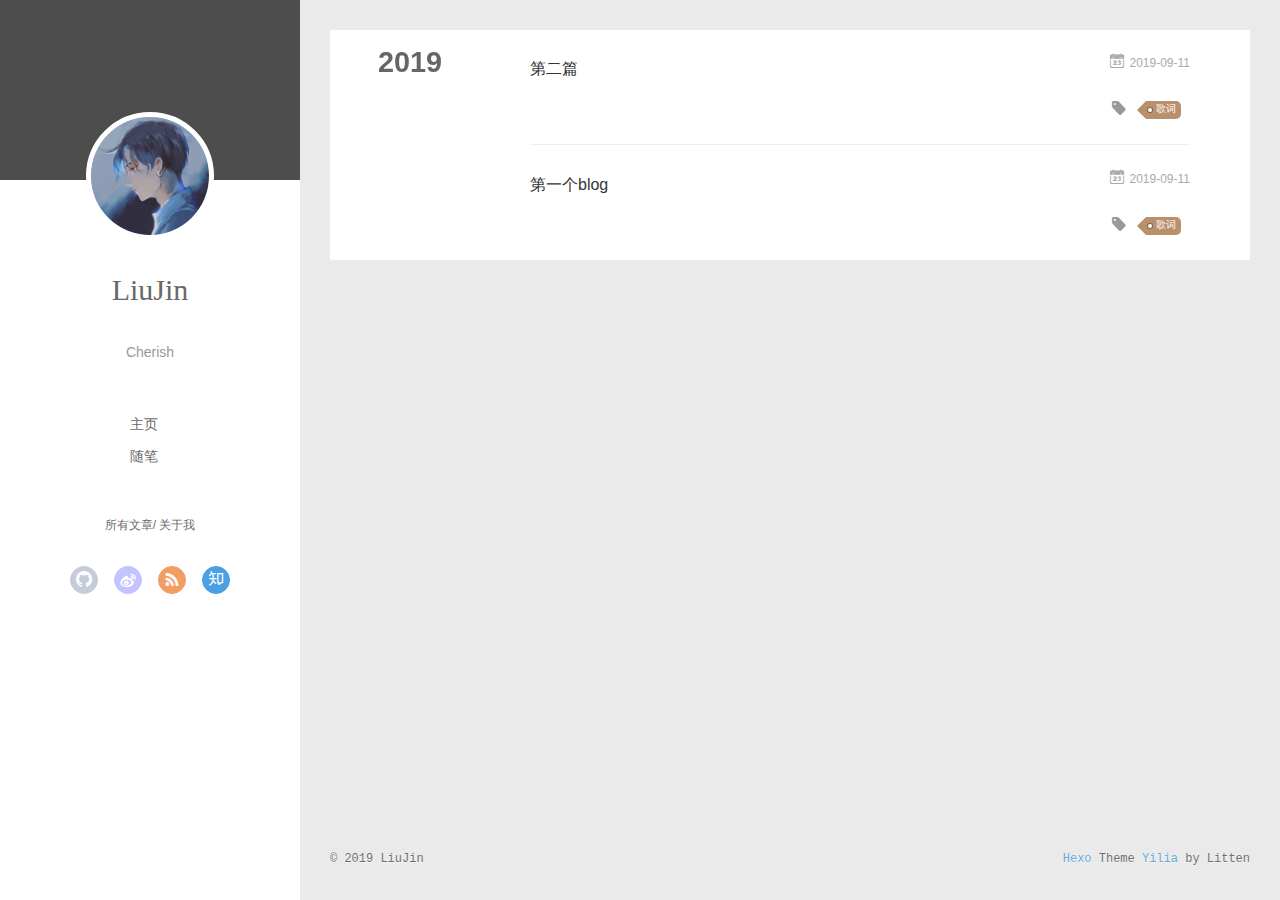
<file: tags/歌词/index.html>
<!DOCTYPE html>
<html>
<head><meta name="generator" content="Hexo 3.9.0">
  <meta charset="utf-8">
  
  <meta name="renderer" content="webkit">
  <meta http-equiv="X-UA-Compatible" content="IE=edge">
  <link rel="dns-prefetch" href="http://yoursite.com">
  <title>Tag: 歌词 | LiuJin&#39;s blog</title>
  <meta name="viewport" content="width=device-width, initial-scale=1, maximum-scale=1">
  <meta property="og:type" content="website">
<meta property="og:title" content="LiuJin&#39;s blog">
<meta property="og:url" content="http://yoursite.com/tags/歌词/index.html">
<meta property="og:site_name" content="LiuJin&#39;s blog">
<meta property="og:locale" content="zh-CN">
<meta name="twitter:card" content="summary">
<meta name="twitter:title" content="LiuJin&#39;s blog">
  
    <link rel="alternative" href="/atom.xml" title="LiuJin&#39;s blog" type="application/atom+xml">
  
  
    <link rel="icon" href="/favicon.png">
  
  <link rel="stylesheet" type="text/css" href="/./main.0cf68a.css">
  <style type="text/css">
  
    #container.show {
      background: linear-gradient(200deg,#a0cfe4,#e8c37e);
    }
  </style>
  

  

</head>
</html>
<body>
  <div id="container" q-class="show:isCtnShow">
    <canvas id="anm-canvas" class="anm-canvas"></canvas>
    <div class="left-col" q-class="show:isShow">
      
<div class="overlay" style="background: #4d4d4d"></div>
<div class="intrude-less">
	<header id="header" class="inner">
		<a href="/" class="profilepic">
			<img src="/img/head.jpg" class="js-avatar">
		</a>
		<hgroup>
		  <h1 class="header-author"><a href="/">LiuJin</a></h1>
		</hgroup>
		
		<p class="header-subtitle">Cherish</p>
		

		<nav class="header-menu">
			<ul>
			
				<li><a href="/">主页</a></li>
	        
				<li><a href="/tags/随笔/">随笔</a></li>
	        
			</ul>
		</nav>
		<nav class="header-smart-menu">
    		
    			
    			<a q-on="click: openSlider(e, 'innerArchive')" href="javascript:void(0)">所有文章</a>
    			
            
    			
    			<a q-on="click: openSlider(e, 'aboutme')" href="javascript:void(0)">关于我</a>
    			
            
		</nav>
		<nav class="header-nav">
			<div class="social">
				
					<a class="github" target="_blank" href="https://github.com/ZLiuJin" title="github"><i class="icon-github"></i></a>
		        
					<a class="weibo" target="_blank" href="#" title="weibo"><i class="icon-weibo"></i></a>
		        
					<a class="rss" target="_blank" href="#" title="rss"><i class="icon-rss"></i></a>
		        
					<a class="zhihu" target="_blank" href="#" title="zhihu"><i class="icon-zhihu"></i></a>
		        
			</div>
		</nav>
		<div style="position:absolute; bottom:120px left:auto; width:85%">
	<iframe frameborder="no" border="0" marginwidth="0" marginheight="0" width=260 height=86 src="//music.163.com/outchain/player?type=2&id=1322032085&auto=1&height=66"></iframe>
	</div>
	</header>
	
</div>

    </div>
    <div class="mid-col" q-class="show:isShow,hide:isShow|isFalse">
      
<nav id="mobile-nav">
  	<div class="overlay js-overlay" style="background: #4d4d4d"></div>
	<div class="btnctn js-mobile-btnctn">
  		<div class="slider-trigger list" q-on="click: openSlider(e)"><i class="icon icon-sort"></i></div>
	</div>
	<div class="intrude-less">
		<header id="header" class="inner">
			<div class="profilepic">
				<img src="/img/head.jpg" class="js-avatar">
			</div>
			<hgroup>
			  <h1 class="header-author js-header-author">LiuJin</h1>
			</hgroup>
			
			<p class="header-subtitle"><i class="icon icon-quo-left"></i>Cherish<i class="icon icon-quo-right"></i></p>
			
			
			
				
			
				
			
			
			
			<nav class="header-nav">
				<div class="social">
					
						<a class="github" target="_blank" href="https://github.com/ZLiuJin" title="github"><i class="icon-github"></i></a>
			        
						<a class="weibo" target="_blank" href="#" title="weibo"><i class="icon-weibo"></i></a>
			        
						<a class="rss" target="_blank" href="#" title="rss"><i class="icon-rss"></i></a>
			        
						<a class="zhihu" target="_blank" href="#" title="zhihu"><i class="icon-zhihu"></i></a>
			        
				</div>
			</nav>

			<nav class="header-menu js-header-menu">
				<ul style="width: 50%">
				
				
					<li style="width: 50%"><a href="/">主页</a></li>
		        
					<li style="width: 50%"><a href="/tags/随笔/">随笔</a></li>
		        
				</ul>
			</nav>
		</header>				
	</div>
	<div class="mobile-mask" style="display:none" q-show="isShow"></div>
</nav>

      <div id="wrapper" class="body-wrap">
        <div class="menu-l">
          <div class="canvas-wrap">
            <canvas data-colors="#eaeaea" data-sectionHeight="100" data-contentId="js-content" id="myCanvas1" class="anm-canvas"></canvas>
          </div>
          <div id="js-content" class="content-ll">
            
  
  
    
    
      
      
      <section class="archives-wrap">
        <div class="archive-year-wrap">
          <a href="/archives/2019" class="archive-year">2019</a>
        </div>
        <div class="archives">
    
    <article class="archive-article archive-type-post">
  <div class="archive-article-inner">
    <header class="archive-article-header">
      	<div class="article-meta">
	      	<a href="/2019/09/11/第二篇/" class="archive-article-date">
  	<time datetime="2019-09-11T11:28:46.000Z" itemprop="datePublished"><i class="icon-calendar icon"></i>2019-09-11</time>
</a>
        </div>
    	 
  
    <h1 itemprop="name">
      <a class="archive-article-title" href="/2019/09/11/第二篇/">第二篇</a>
    </h1>
  

        <div class="article-info info-on-right">
          
	<div class="article-tag tagcloud">
		<i class="icon-price-tags icon"></i>
		<ul class="article-tag-list">
			 
        		<li class="article-tag-list-item">
        			<a href="javascript:void(0)" class="js-tag article-tag-list-link color3">歌词</a>
        		</li>
      		
		</ul>
	</div>

          

        </div>
        <div class="clearfix"></div>
    </header>
  </div>
</article>
  
    
    
    <article class="archive-article archive-type-post">
  <div class="archive-article-inner">
    <header class="archive-article-header">
      	<div class="article-meta">
	      	<a href="/2019/09/11/第一个blog/" class="archive-article-date">
  	<time datetime="2019-09-11T11:05:48.000Z" itemprop="datePublished"><i class="icon-calendar icon"></i>2019-09-11</time>
</a>
        </div>
    	 
  
    <h1 itemprop="name">
      <a class="archive-article-title" href="/2019/09/11/第一个blog/">第一个blog</a>
    </h1>
  

        <div class="article-info info-on-right">
          
	<div class="article-tag tagcloud">
		<i class="icon-price-tags icon"></i>
		<ul class="article-tag-list">
			 
        		<li class="article-tag-list-item">
        			<a href="javascript:void(0)" class="js-tag article-tag-list-link color3">歌词</a>
        		</li>
      		
		</ul>
	</div>

          

        </div>
        <div class="clearfix"></div>
    </header>
  </div>
</article>
  
  
    </div></section>
  

    


          </div>
        </div>
      </div>
      <footer id="footer">
  <div class="outer">
    <div id="footer-info">
    	<div class="footer-left">
    		&copy; 2019 LiuJin
    	</div>
      	<div class="footer-right">
      		<a href="http://hexo.io/" target="_blank">Hexo</a>  Theme <a href="https://github.com/litten/hexo-theme-yilia" target="_blank">Yilia</a> by Litten
      	</div>
    </div>
  </div>
</footer>
    </div>
    <script>
	var yiliaConfig = {
		mathjax: false,
		isHome: false,
		isPost: false,
		isArchive: false,
		isTag: true,
		isCategory: false,
		open_in_new: false,
		toc_hide_index: true,
		root: "/",
		innerArchive: true,
		showTags: false
	}
</script>

<script>!function(t){function n(e){if(r[e])return r[e].exports;var i=r[e]={exports:{},id:e,loaded:!1};return t[e].call(i.exports,i,i.exports,n),i.loaded=!0,i.exports}var r={};n.m=t,n.c=r,n.p="./",n(0)}([function(t,n,r){r(195),t.exports=r(191)},function(t,n,r){var e=r(3),i=r(52),o=r(27),u=r(28),c=r(53),f="prototype",a=function(t,n,r){var s,l,h,v,p=t&a.F,d=t&a.G,y=t&a.S,g=t&a.P,b=t&a.B,m=d?e:y?e[n]||(e[n]={}):(e[n]||{})[f],x=d?i:i[n]||(i[n]={}),w=x[f]||(x[f]={});d&&(r=n);for(s in r)l=!p&&m&&void 0!==m[s],h=(l?m:r)[s],v=b&&l?c(h,e):g&&"function"==typeof h?c(Function.call,h):h,m&&u(m,s,h,t&a.U),x[s]!=h&&o(x,s,v),g&&w[s]!=h&&(w[s]=h)};e.core=i,a.F=1,a.G=2,a.S=4,a.P=8,a.B=16,a.W=32,a.U=64,a.R=128,t.exports=a},function(t,n,r){var e=r(6);t.exports=function(t){if(!e(t))throw TypeError(t+" is not an object!");return t}},function(t,n){var r=t.exports="undefined"!=typeof window&&window.Math==Math?window:"undefined"!=typeof self&&self.Math==Math?self:Function("return this")();"number"==typeof __g&&(__g=r)},function(t,n){t.exports=function(t){try{return!!t()}catch(t){return!0}}},function(t,n){var r=t.exports="undefined"!=typeof window&&window.Math==Math?window:"undefined"!=typeof self&&self.Math==Math?self:Function("return this")();"number"==typeof __g&&(__g=r)},function(t,n){t.exports=function(t){return"object"==typeof t?null!==t:"function"==typeof t}},function(t,n,r){var e=r(126)("wks"),i=r(76),o=r(3).Symbol,u="function"==typeof o;(t.exports=function(t){return e[t]||(e[t]=u&&o[t]||(u?o:i)("Symbol."+t))}).store=e},function(t,n){var r={}.hasOwnProperty;t.exports=function(t,n){return r.call(t,n)}},function(t,n,r){var e=r(94),i=r(33);t.exports=function(t){return e(i(t))}},function(t,n,r){t.exports=!r(4)(function(){return 7!=Object.defineProperty({},"a",{get:function(){return 7}}).a})},function(t,n,r){var e=r(2),i=r(167),o=r(50),u=Object.defineProperty;n.f=r(10)?Object.defineProperty:function(t,n,r){if(e(t),n=o(n,!0),e(r),i)try{return u(t,n,r)}catch(t){}if("get"in r||"set"in r)throw TypeError("Accessors not supported!");return"value"in r&&(t[n]=r.value),t}},function(t,n,r){t.exports=!r(18)(function(){return 7!=Object.defineProperty({},"a",{get:function(){return 7}}).a})},function(t,n,r){var e=r(14),i=r(22);t.exports=r(12)?function(t,n,r){return e.f(t,n,i(1,r))}:function(t,n,r){return t[n]=r,t}},function(t,n,r){var e=r(20),i=r(58),o=r(42),u=Object.defineProperty;n.f=r(12)?Object.defineProperty:function(t,n,r){if(e(t),n=o(n,!0),e(r),i)try{return u(t,n,r)}catch(t){}if("get"in r||"set"in r)throw TypeError("Accessors not supported!");return"value"in r&&(t[n]=r.value),t}},function(t,n,r){var e=r(40)("wks"),i=r(23),o=r(5).Symbol,u="function"==typeof o;(t.exports=function(t){return e[t]||(e[t]=u&&o[t]||(u?o:i)("Symbol."+t))}).store=e},function(t,n,r){var e=r(67),i=Math.min;t.exports=function(t){return t>0?i(e(t),9007199254740991):0}},function(t,n,r){var e=r(46);t.exports=function(t){return Object(e(t))}},function(t,n){t.exports=function(t){try{return!!t()}catch(t){return!0}}},function(t,n,r){var e=r(63),i=r(34);t.exports=Object.keys||function(t){return e(t,i)}},function(t,n,r){var e=r(21);t.exports=function(t){if(!e(t))throw TypeError(t+" is not an object!");return t}},function(t,n){t.exports=function(t){return"object"==typeof t?null!==t:"function"==typeof t}},function(t,n){t.exports=function(t,n){return{enumerable:!(1&t),configurable:!(2&t),writable:!(4&t),value:n}}},function(t,n){var r=0,e=Math.random();t.exports=function(t){return"Symbol(".concat(void 0===t?"":t,")_",(++r+e).toString(36))}},function(t,n){var r={}.hasOwnProperty;t.exports=function(t,n){return r.call(t,n)}},function(t,n){var r=t.exports={version:"2.4.0"};"number"==typeof __e&&(__e=r)},function(t,n){t.exports=function(t){if("function"!=typeof t)throw TypeError(t+" is not a function!");return t}},function(t,n,r){var e=r(11),i=r(66);t.exports=r(10)?function(t,n,r){return e.f(t,n,i(1,r))}:function(t,n,r){return t[n]=r,t}},function(t,n,r){var e=r(3),i=r(27),o=r(24),u=r(76)("src"),c="toString",f=Function[c],a=(""+f).split(c);r(52).inspectSource=function(t){return f.call(t)},(t.exports=function(t,n,r,c){var f="function"==typeof r;f&&(o(r,"name")||i(r,"name",n)),t[n]!==r&&(f&&(o(r,u)||i(r,u,t[n]?""+t[n]:a.join(String(n)))),t===e?t[n]=r:c?t[n]?t[n]=r:i(t,n,r):(delete t[n],i(t,n,r)))})(Function.prototype,c,function(){return"function"==typeof this&&this[u]||f.call(this)})},function(t,n,r){var e=r(1),i=r(4),o=r(46),u=function(t,n,r,e){var i=String(o(t)),u="<"+n;return""!==r&&(u+=" "+r+'="'+String(e).replace(/"/g,"&quot;")+'"'),u+">"+i+"</"+n+">"};t.exports=function(t,n){var r={};r[t]=n(u),e(e.P+e.F*i(function(){var n=""[t]('"');return n!==n.toLowerCase()||n.split('"').length>3}),"String",r)}},function(t,n,r){var e=r(115),i=r(46);t.exports=function(t){return e(i(t))}},function(t,n,r){var e=r(116),i=r(66),o=r(30),u=r(50),c=r(24),f=r(167),a=Object.getOwnPropertyDescriptor;n.f=r(10)?a:function(t,n){if(t=o(t),n=u(n,!0),f)try{return a(t,n)}catch(t){}if(c(t,n))return i(!e.f.call(t,n),t[n])}},function(t,n,r){var e=r(24),i=r(17),o=r(145)("IE_PROTO"),u=Object.prototype;t.exports=Object.getPrototypeOf||function(t){return t=i(t),e(t,o)?t[o]:"function"==typeof t.constructor&&t instanceof t.constructor?t.constructor.prototype:t instanceof Object?u:null}},function(t,n){t.exports=function(t){if(void 0==t)throw TypeError("Can't call method on  "+t);return t}},function(t,n){t.exports="constructor,hasOwnProperty,isPrototypeOf,propertyIsEnumerable,toLocaleString,toString,valueOf".split(",")},function(t,n){t.exports={}},function(t,n){t.exports=!0},function(t,n){n.f={}.propertyIsEnumerable},function(t,n,r){var e=r(14).f,i=r(8),o=r(15)("toStringTag");t.exports=function(t,n,r){t&&!i(t=r?t:t.prototype,o)&&e(t,o,{configurable:!0,value:n})}},function(t,n,r){var e=r(40)("keys"),i=r(23);t.exports=function(t){return e[t]||(e[t]=i(t))}},function(t,n,r){var e=r(5),i="__core-js_shared__",o=e[i]||(e[i]={});t.exports=function(t){return o[t]||(o[t]={})}},function(t,n){var r=Math.ceil,e=Math.floor;t.exports=function(t){return isNaN(t=+t)?0:(t>0?e:r)(t)}},function(t,n,r){var e=r(21);t.exports=function(t,n){if(!e(t))return t;var r,i;if(n&&"function"==typeof(r=t.toString)&&!e(i=r.call(t)))return i;if("function"==typeof(r=t.valueOf)&&!e(i=r.call(t)))return i;if(!n&&"function"==typeof(r=t.toString)&&!e(i=r.call(t)))return i;throw TypeError("Can't convert object to primitive value")}},function(t,n,r){var e=r(5),i=r(25),o=r(36),u=r(44),c=r(14).f;t.exports=function(t){var n=i.Symbol||(i.Symbol=o?{}:e.Symbol||{});"_"==t.charAt(0)||t in n||c(n,t,{value:u.f(t)})}},function(t,n,r){n.f=r(15)},function(t,n){var r={}.toString;t.exports=function(t){return r.call(t).slice(8,-1)}},function(t,n){t.exports=function(t){if(void 0==t)throw TypeError("Can't call method on  "+t);return t}},function(t,n,r){var e=r(4);t.exports=function(t,n){return!!t&&e(function(){n?t.call(null,function(){},1):t.call(null)})}},function(t,n,r){var e=r(53),i=r(115),o=r(17),u=r(16),c=r(203);t.exports=function(t,n){var r=1==t,f=2==t,a=3==t,s=4==t,l=6==t,h=5==t||l,v=n||c;return function(n,c,p){for(var d,y,g=o(n),b=i(g),m=e(c,p,3),x=u(b.length),w=0,S=r?v(n,x):f?v(n,0):void 0;x>w;w++)if((h||w in b)&&(d=b[w],y=m(d,w,g),t))if(r)S[w]=y;else if(y)switch(t){case 3:return!0;case 5:return d;case 6:return w;case 2:S.push(d)}else if(s)return!1;return l?-1:a||s?s:S}}},function(t,n,r){var e=r(1),i=r(52),o=r(4);t.exports=function(t,n){var r=(i.Object||{})[t]||Object[t],u={};u[t]=n(r),e(e.S+e.F*o(function(){r(1)}),"Object",u)}},function(t,n,r){var e=r(6);t.exports=function(t,n){if(!e(t))return t;var r,i;if(n&&"function"==typeof(r=t.toString)&&!e(i=r.call(t)))return i;if("function"==typeof(r=t.valueOf)&&!e(i=r.call(t)))return i;if(!n&&"function"==typeof(r=t.toString)&&!e(i=r.call(t)))return i;throw TypeError("Can't convert object to primitive value")}},function(t,n,r){var e=r(5),i=r(25),o=r(91),u=r(13),c="prototype",f=function(t,n,r){var a,s,l,h=t&f.F,v=t&f.G,p=t&f.S,d=t&f.P,y=t&f.B,g=t&f.W,b=v?i:i[n]||(i[n]={}),m=b[c],x=v?e:p?e[n]:(e[n]||{})[c];v&&(r=n);for(a in r)(s=!h&&x&&void 0!==x[a])&&a in b||(l=s?x[a]:r[a],b[a]=v&&"function"!=typeof x[a]?r[a]:y&&s?o(l,e):g&&x[a]==l?function(t){var n=function(n,r,e){if(this instanceof t){switch(arguments.length){case 0:return new t;case 1:return new t(n);case 2:return new t(n,r)}return new t(n,r,e)}return t.apply(this,arguments)};return n[c]=t[c],n}(l):d&&"function"==typeof l?o(Function.call,l):l,d&&((b.virtual||(b.virtual={}))[a]=l,t&f.R&&m&&!m[a]&&u(m,a,l)))};f.F=1,f.G=2,f.S=4,f.P=8,f.B=16,f.W=32,f.U=64,f.R=128,t.exports=f},function(t,n){var r=t.exports={version:"2.4.0"};"number"==typeof __e&&(__e=r)},function(t,n,r){var e=r(26);t.exports=function(t,n,r){if(e(t),void 0===n)return t;switch(r){case 1:return function(r){return t.call(n,r)};case 2:return function(r,e){return t.call(n,r,e)};case 3:return function(r,e,i){return t.call(n,r,e,i)}}return function(){return t.apply(n,arguments)}}},function(t,n,r){var e=r(183),i=r(1),o=r(126)("metadata"),u=o.store||(o.store=new(r(186))),c=function(t,n,r){var i=u.get(t);if(!i){if(!r)return;u.set(t,i=new e)}var o=i.get(n);if(!o){if(!r)return;i.set(n,o=new e)}return o},f=function(t,n,r){var e=c(n,r,!1);return void 0!==e&&e.has(t)},a=function(t,n,r){var e=c(n,r,!1);return void 0===e?void 0:e.get(t)},s=function(t,n,r,e){c(r,e,!0).set(t,n)},l=function(t,n){var r=c(t,n,!1),e=[];return r&&r.forEach(function(t,n){e.push(n)}),e},h=function(t){return void 0===t||"symbol"==typeof t?t:String(t)},v=function(t){i(i.S,"Reflect",t)};t.exports={store:u,map:c,has:f,get:a,set:s,keys:l,key:h,exp:v}},function(t,n,r){"use strict";if(r(10)){var e=r(69),i=r(3),o=r(4),u=r(1),c=r(127),f=r(152),a=r(53),s=r(68),l=r(66),h=r(27),v=r(73),p=r(67),d=r(16),y=r(75),g=r(50),b=r(24),m=r(180),x=r(114),w=r(6),S=r(17),_=r(137),O=r(70),E=r(32),P=r(71).f,j=r(154),F=r(76),M=r(7),A=r(48),N=r(117),T=r(146),I=r(155),k=r(80),L=r(123),R=r(74),C=r(130),D=r(160),U=r(11),W=r(31),G=U.f,B=W.f,V=i.RangeError,z=i.TypeError,q=i.Uint8Array,K="ArrayBuffer",J="Shared"+K,Y="BYTES_PER_ELEMENT",H="prototype",$=Array[H],X=f.ArrayBuffer,Q=f.DataView,Z=A(0),tt=A(2),nt=A(3),rt=A(4),et=A(5),it=A(6),ot=N(!0),ut=N(!1),ct=I.values,ft=I.keys,at=I.entries,st=$.lastIndexOf,lt=$.reduce,ht=$.reduceRight,vt=$.join,pt=$.sort,dt=$.slice,yt=$.toString,gt=$.toLocaleString,bt=M("iterator"),mt=M("toStringTag"),xt=F("typed_constructor"),wt=F("def_constructor"),St=c.CONSTR,_t=c.TYPED,Ot=c.VIEW,Et="Wrong length!",Pt=A(1,function(t,n){return Tt(T(t,t[wt]),n)}),jt=o(function(){return 1===new q(new Uint16Array([1]).buffer)[0]}),Ft=!!q&&!!q[H].set&&o(function(){new q(1).set({})}),Mt=function(t,n){if(void 0===t)throw z(Et);var r=+t,e=d(t);if(n&&!m(r,e))throw V(Et);return e},At=function(t,n){var r=p(t);if(r<0||r%n)throw V("Wrong offset!");return r},Nt=function(t){if(w(t)&&_t in t)return t;throw z(t+" is not a typed array!")},Tt=function(t,n){if(!(w(t)&&xt in t))throw z("It is not a typed array constructor!");return new t(n)},It=function(t,n){return kt(T(t,t[wt]),n)},kt=function(t,n){for(var r=0,e=n.length,i=Tt(t,e);e>r;)i[r]=n[r++];return i},Lt=function(t,n,r){G(t,n,{get:function(){return this._d[r]}})},Rt=function(t){var n,r,e,i,o,u,c=S(t),f=arguments.length,s=f>1?arguments[1]:void 0,l=void 0!==s,h=j(c);if(void 0!=h&&!_(h)){for(u=h.call(c),e=[],n=0;!(o=u.next()).done;n++)e.push(o.value);c=e}for(l&&f>2&&(s=a(s,arguments[2],2)),n=0,r=d(c.length),i=Tt(this,r);r>n;n++)i[n]=l?s(c[n],n):c[n];return i},Ct=function(){for(var t=0,n=arguments.length,r=Tt(this,n);n>t;)r[t]=arguments[t++];return r},Dt=!!q&&o(function(){gt.call(new q(1))}),Ut=function(){return gt.apply(Dt?dt.call(Nt(this)):Nt(this),arguments)},Wt={copyWithin:function(t,n){return D.call(Nt(this),t,n,arguments.length>2?arguments[2]:void 0)},every:function(t){return rt(Nt(this),t,arguments.length>1?arguments[1]:void 0)},fill:function(t){return C.apply(Nt(this),arguments)},filter:function(t){return It(this,tt(Nt(this),t,arguments.length>1?arguments[1]:void 0))},find:function(t){return et(Nt(this),t,arguments.length>1?arguments[1]:void 0)},findIndex:function(t){return it(Nt(this),t,arguments.length>1?arguments[1]:void 0)},forEach:function(t){Z(Nt(this),t,arguments.length>1?arguments[1]:void 0)},indexOf:function(t){return ut(Nt(this),t,arguments.length>1?arguments[1]:void 0)},includes:function(t){return ot(Nt(this),t,arguments.length>1?arguments[1]:void 0)},join:function(t){return vt.apply(Nt(this),arguments)},lastIndexOf:function(t){return st.apply(Nt(this),arguments)},map:function(t){return Pt(Nt(this),t,arguments.length>1?arguments[1]:void 0)},reduce:function(t){return lt.apply(Nt(this),arguments)},reduceRight:function(t){return ht.apply(Nt(this),arguments)},reverse:function(){for(var t,n=this,r=Nt(n).length,e=Math.floor(r/2),i=0;i<e;)t=n[i],n[i++]=n[--r],n[r]=t;return n},some:function(t){return nt(Nt(this),t,arguments.length>1?arguments[1]:void 0)},sort:function(t){return pt.call(Nt(this),t)},subarray:function(t,n){var r=Nt(this),e=r.length,i=y(t,e);return new(T(r,r[wt]))(r.buffer,r.byteOffset+i*r.BYTES_PER_ELEMENT,d((void 0===n?e:y(n,e))-i))}},Gt=function(t,n){return It(this,dt.call(Nt(this),t,n))},Bt=function(t){Nt(this);var n=At(arguments[1],1),r=this.length,e=S(t),i=d(e.length),o=0;if(i+n>r)throw V(Et);for(;o<i;)this[n+o]=e[o++]},Vt={entries:function(){return at.call(Nt(this))},keys:function(){return ft.call(Nt(this))},values:function(){return ct.call(Nt(this))}},zt=function(t,n){return w(t)&&t[_t]&&"symbol"!=typeof n&&n in t&&String(+n)==String(n)},qt=function(t,n){return zt(t,n=g(n,!0))?l(2,t[n]):B(t,n)},Kt=function(t,n,r){return!(zt(t,n=g(n,!0))&&w(r)&&b(r,"value"))||b(r,"get")||b(r,"set")||r.configurable||b(r,"writable")&&!r.writable||b(r,"enumerable")&&!r.enumerable?G(t,n,r):(t[n]=r.value,t)};St||(W.f=qt,U.f=Kt),u(u.S+u.F*!St,"Object",{getOwnPropertyDescriptor:qt,defineProperty:Kt}),o(function(){yt.call({})})&&(yt=gt=function(){return vt.call(this)});var Jt=v({},Wt);v(Jt,Vt),h(Jt,bt,Vt.values),v(Jt,{slice:Gt,set:Bt,constructor:function(){},toString:yt,toLocaleString:Ut}),Lt(Jt,"buffer","b"),Lt(Jt,"byteOffset","o"),Lt(Jt,"byteLength","l"),Lt(Jt,"length","e"),G(Jt,mt,{get:function(){return this[_t]}}),t.exports=function(t,n,r,f){f=!!f;var a=t+(f?"Clamped":"")+"Array",l="Uint8Array"!=a,v="get"+t,p="set"+t,y=i[a],g=y||{},b=y&&E(y),m=!y||!c.ABV,S={},_=y&&y[H],j=function(t,r){var e=t._d;return e.v[v](r*n+e.o,jt)},F=function(t,r,e){var i=t._d;f&&(e=(e=Math.round(e))<0?0:e>255?255:255&e),i.v[p](r*n+i.o,e,jt)},M=function(t,n){G(t,n,{get:function(){return j(this,n)},set:function(t){return F(this,n,t)},enumerable:!0})};m?(y=r(function(t,r,e,i){s(t,y,a,"_d");var o,u,c,f,l=0,v=0;if(w(r)){if(!(r instanceof X||(f=x(r))==K||f==J))return _t in r?kt(y,r):Rt.call(y,r);o=r,v=At(e,n);var p=r.byteLength;if(void 0===i){if(p%n)throw V(Et);if((u=p-v)<0)throw V(Et)}else if((u=d(i)*n)+v>p)throw V(Et);c=u/n}else c=Mt(r,!0),u=c*n,o=new X(u);for(h(t,"_d",{b:o,o:v,l:u,e:c,v:new Q(o)});l<c;)M(t,l++)}),_=y[H]=O(Jt),h(_,"constructor",y)):L(function(t){new y(null),new y(t)},!0)||(y=r(function(t,r,e,i){s(t,y,a);var o;return w(r)?r instanceof X||(o=x(r))==K||o==J?void 0!==i?new g(r,At(e,n),i):void 0!==e?new g(r,At(e,n)):new g(r):_t in r?kt(y,r):Rt.call(y,r):new g(Mt(r,l))}),Z(b!==Function.prototype?P(g).concat(P(b)):P(g),function(t){t in y||h(y,t,g[t])}),y[H]=_,e||(_.constructor=y));var A=_[bt],N=!!A&&("values"==A.name||void 0==A.name),T=Vt.values;h(y,xt,!0),h(_,_t,a),h(_,Ot,!0),h(_,wt,y),(f?new y(1)[mt]==a:mt in _)||G(_,mt,{get:function(){return a}}),S[a]=y,u(u.G+u.W+u.F*(y!=g),S),u(u.S,a,{BYTES_PER_ELEMENT:n,from:Rt,of:Ct}),Y in _||h(_,Y,n),u(u.P,a,Wt),R(a),u(u.P+u.F*Ft,a,{set:Bt}),u(u.P+u.F*!N,a,Vt),u(u.P+u.F*(_.toString!=yt),a,{toString:yt}),u(u.P+u.F*o(function(){new y(1).slice()}),a,{slice:Gt}),u(u.P+u.F*(o(function(){return[1,2].toLocaleString()!=new y([1,2]).toLocaleString()})||!o(function(){_.toLocaleString.call([1,2])})),a,{toLocaleString:Ut}),k[a]=N?A:T,e||N||h(_,bt,T)}}else t.exports=function(){}},function(t,n){var r={}.toString;t.exports=function(t){return r.call(t).slice(8,-1)}},function(t,n,r){var e=r(21),i=r(5).document,o=e(i)&&e(i.createElement);t.exports=function(t){return o?i.createElement(t):{}}},function(t,n,r){t.exports=!r(12)&&!r(18)(function(){return 7!=Object.defineProperty(r(57)("div"),"a",{get:function(){return 7}}).a})},function(t,n,r){"use strict";var e=r(36),i=r(51),o=r(64),u=r(13),c=r(8),f=r(35),a=r(96),s=r(38),l=r(103),h=r(15)("iterator"),v=!([].keys&&"next"in[].keys()),p="keys",d="values",y=function(){return this};t.exports=function(t,n,r,g,b,m,x){a(r,n,g);var w,S,_,O=function(t){if(!v&&t in F)return F[t];switch(t){case p:case d:return function(){return new r(this,t)}}return function(){return new r(this,t)}},E=n+" Iterator",P=b==d,j=!1,F=t.prototype,M=F[h]||F["@@iterator"]||b&&F[b],A=M||O(b),N=b?P?O("entries"):A:void 0,T="Array"==n?F.entries||M:M;if(T&&(_=l(T.call(new t)))!==Object.prototype&&(s(_,E,!0),e||c(_,h)||u(_,h,y)),P&&M&&M.name!==d&&(j=!0,A=function(){return M.call(this)}),e&&!x||!v&&!j&&F[h]||u(F,h,A),f[n]=A,f[E]=y,b)if(w={values:P?A:O(d),keys:m?A:O(p),entries:N},x)for(S in w)S in F||o(F,S,w[S]);else i(i.P+i.F*(v||j),n,w);return w}},function(t,n,r){var e=r(20),i=r(100),o=r(34),u=r(39)("IE_PROTO"),c=function(){},f="prototype",a=function(){var t,n=r(57)("iframe"),e=o.length;for(n.style.display="none",r(93).appendChild(n),n.src="javascript:",t=n.contentWindow.document,t.open(),t.write("<script>document.F=Object<\/script>"),t.close(),a=t.F;e--;)delete a[f][o[e]];return a()};t.exports=Object.create||function(t,n){var r;return null!==t?(c[f]=e(t),r=new c,c[f]=null,r[u]=t):r=a(),void 0===n?r:i(r,n)}},function(t,n,r){var e=r(63),i=r(34).concat("length","prototype");n.f=Object.getOwnPropertyNames||function(t){return e(t,i)}},function(t,n){n.f=Object.getOwnPropertySymbols},function(t,n,r){var e=r(8),i=r(9),o=r(90)(!1),u=r(39)("IE_PROTO");t.exports=function(t,n){var r,c=i(t),f=0,a=[];for(r in c)r!=u&&e(c,r)&&a.push(r);for(;n.length>f;)e(c,r=n[f++])&&(~o(a,r)||a.push(r));return a}},function(t,n,r){t.exports=r(13)},function(t,n,r){var e=r(76)("meta"),i=r(6),o=r(24),u=r(11).f,c=0,f=Object.isExtensible||function(){return!0},a=!r(4)(function(){return f(Object.preventExtensions({}))}),s=function(t){u(t,e,{value:{i:"O"+ ++c,w:{}}})},l=function(t,n){if(!i(t))return"symbol"==typeof t?t:("string"==typeof t?"S":"P")+t;if(!o(t,e)){if(!f(t))return"F";if(!n)return"E";s(t)}return t[e].i},h=function(t,n){if(!o(t,e)){if(!f(t))return!0;if(!n)return!1;s(t)}return t[e].w},v=function(t){return a&&p.NEED&&f(t)&&!o(t,e)&&s(t),t},p=t.exports={KEY:e,NEED:!1,fastKey:l,getWeak:h,onFreeze:v}},function(t,n){t.exports=function(t,n){return{enumerable:!(1&t),configurable:!(2&t),writable:!(4&t),value:n}}},function(t,n){var r=Math.ceil,e=Math.floor;t.exports=function(t){return isNaN(t=+t)?0:(t>0?e:r)(t)}},function(t,n){t.exports=function(t,n,r,e){if(!(t instanceof n)||void 0!==e&&e in t)throw TypeError(r+": incorrect invocation!");return t}},function(t,n){t.exports=!1},function(t,n,r){var e=r(2),i=r(173),o=r(133),u=r(145)("IE_PROTO"),c=function(){},f="prototype",a=function(){var t,n=r(132)("iframe"),e=o.length;for(n.style.display="none",r(135).appendChild(n),n.src="javascript:",t=n.contentWindow.document,t.open(),t.write("<script>document.F=Object<\/script>"),t.close(),a=t.F;e--;)delete a[f][o[e]];return a()};t.exports=Object.create||function(t,n){var r;return null!==t?(c[f]=e(t),r=new c,c[f]=null,r[u]=t):r=a(),void 0===n?r:i(r,n)}},function(t,n,r){var e=r(175),i=r(133).concat("length","prototype");n.f=Object.getOwnPropertyNames||function(t){return e(t,i)}},function(t,n,r){var e=r(175),i=r(133);t.exports=Object.keys||function(t){return e(t,i)}},function(t,n,r){var e=r(28);t.exports=function(t,n,r){for(var i in n)e(t,i,n[i],r);return t}},function(t,n,r){"use strict";var e=r(3),i=r(11),o=r(10),u=r(7)("species");t.exports=function(t){var n=e[t];o&&n&&!n[u]&&i.f(n,u,{configurable:!0,get:function(){return this}})}},function(t,n,r){var e=r(67),i=Math.max,o=Math.min;t.exports=function(t,n){return t=e(t),t<0?i(t+n,0):o(t,n)}},function(t,n){var r=0,e=Math.random();t.exports=function(t){return"Symbol(".concat(void 0===t?"":t,")_",(++r+e).toString(36))}},function(t,n,r){var e=r(33);t.exports=function(t){return Object(e(t))}},function(t,n,r){var e=r(7)("unscopables"),i=Array.prototype;void 0==i[e]&&r(27)(i,e,{}),t.exports=function(t){i[e][t]=!0}},function(t,n,r){var e=r(53),i=r(169),o=r(137),u=r(2),c=r(16),f=r(154),a={},s={},n=t.exports=function(t,n,r,l,h){var v,p,d,y,g=h?function(){return t}:f(t),b=e(r,l,n?2:1),m=0;if("function"!=typeof g)throw TypeError(t+" is not iterable!");if(o(g)){for(v=c(t.length);v>m;m++)if((y=n?b(u(p=t[m])[0],p[1]):b(t[m]))===a||y===s)return y}else for(d=g.call(t);!(p=d.next()).done;)if((y=i(d,b,p.value,n))===a||y===s)return y};n.BREAK=a,n.RETURN=s},function(t,n){t.exports={}},function(t,n,r){var e=r(11).f,i=r(24),o=r(7)("toStringTag");t.exports=function(t,n,r){t&&!i(t=r?t:t.prototype,o)&&e(t,o,{configurable:!0,value:n})}},function(t,n,r){var e=r(1),i=r(46),o=r(4),u=r(150),c="["+u+"]",f="​",a=RegExp("^"+c+c+"*"),s=RegExp(c+c+"*$"),l=function(t,n,r){var i={},c=o(function(){return!!u[t]()||f[t]()!=f}),a=i[t]=c?n(h):u[t];r&&(i[r]=a),e(e.P+e.F*c,"String",i)},h=l.trim=function(t,n){return t=String(i(t)),1&n&&(t=t.replace(a,"")),2&n&&(t=t.replace(s,"")),t};t.exports=l},function(t,n,r){t.exports={default:r(86),__esModule:!0}},function(t,n,r){t.exports={default:r(87),__esModule:!0}},function(t,n,r){"use strict";function e(t){return t&&t.__esModule?t:{default:t}}n.__esModule=!0;var i=r(84),o=e(i),u=r(83),c=e(u),f="function"==typeof c.default&&"symbol"==typeof o.default?function(t){return typeof t}:function(t){return t&&"function"==typeof c.default&&t.constructor===c.default&&t!==c.default.prototype?"symbol":typeof t};n.default="function"==typeof c.default&&"symbol"===f(o.default)?function(t){return void 0===t?"undefined":f(t)}:function(t){return t&&"function"==typeof c.default&&t.constructor===c.default&&t!==c.default.prototype?"symbol":void 0===t?"undefined":f(t)}},function(t,n,r){r(110),r(108),r(111),r(112),t.exports=r(25).Symbol},function(t,n,r){r(109),r(113),t.exports=r(44).f("iterator")},function(t,n){t.exports=function(t){if("function"!=typeof t)throw TypeError(t+" is not a function!");return t}},function(t,n){t.exports=function(){}},function(t,n,r){var e=r(9),i=r(106),o=r(105);t.exports=function(t){return function(n,r,u){var c,f=e(n),a=i(f.length),s=o(u,a);if(t&&r!=r){for(;a>s;)if((c=f[s++])!=c)return!0}else for(;a>s;s++)if((t||s in f)&&f[s]===r)return t||s||0;return!t&&-1}}},function(t,n,r){var e=r(88);t.exports=function(t,n,r){if(e(t),void 0===n)return t;switch(r){case 1:return function(r){return t.call(n,r)};case 2:return function(r,e){return t.call(n,r,e)};case 3:return function(r,e,i){return t.call(n,r,e,i)}}return function(){return t.apply(n,arguments)}}},function(t,n,r){var e=r(19),i=r(62),o=r(37);t.exports=function(t){var n=e(t),r=i.f;if(r)for(var u,c=r(t),f=o.f,a=0;c.length>a;)f.call(t,u=c[a++])&&n.push(u);return n}},function(t,n,r){t.exports=r(5).document&&document.documentElement},function(t,n,r){var e=r(56);t.exports=Object("z").propertyIsEnumerable(0)?Object:function(t){return"String"==e(t)?t.split(""):Object(t)}},function(t,n,r){var e=r(56);t.exports=Array.isArray||function(t){return"Array"==e(t)}},function(t,n,r){"use strict";var e=r(60),i=r(22),o=r(38),u={};r(13)(u,r(15)("iterator"),function(){return this}),t.exports=function(t,n,r){t.prototype=e(u,{next:i(1,r)}),o(t,n+" Iterator")}},function(t,n){t.exports=function(t,n){return{value:n,done:!!t}}},function(t,n,r){var e=r(19),i=r(9);t.exports=function(t,n){for(var r,o=i(t),u=e(o),c=u.length,f=0;c>f;)if(o[r=u[f++]]===n)return r}},function(t,n,r){var e=r(23)("meta"),i=r(21),o=r(8),u=r(14).f,c=0,f=Object.isExtensible||function(){return!0},a=!r(18)(function(){return f(Object.preventExtensions({}))}),s=function(t){u(t,e,{value:{i:"O"+ ++c,w:{}}})},l=function(t,n){if(!i(t))return"symbol"==typeof t?t:("string"==typeof t?"S":"P")+t;if(!o(t,e)){if(!f(t))return"F";if(!n)return"E";s(t)}return t[e].i},h=function(t,n){if(!o(t,e)){if(!f(t))return!0;if(!n)return!1;s(t)}return t[e].w},v=function(t){return a&&p.NEED&&f(t)&&!o(t,e)&&s(t),t},p=t.exports={KEY:e,NEED:!1,fastKey:l,getWeak:h,onFreeze:v}},function(t,n,r){var e=r(14),i=r(20),o=r(19);t.exports=r(12)?Object.defineProperties:function(t,n){i(t);for(var r,u=o(n),c=u.length,f=0;c>f;)e.f(t,r=u[f++],n[r]);return t}},function(t,n,r){var e=r(37),i=r(22),o=r(9),u=r(42),c=r(8),f=r(58),a=Object.getOwnPropertyDescriptor;n.f=r(12)?a:function(t,n){if(t=o(t),n=u(n,!0),f)try{return a(t,n)}catch(t){}if(c(t,n))return i(!e.f.call(t,n),t[n])}},function(t,n,r){var e=r(9),i=r(61).f,o={}.toString,u="object"==typeof window&&window&&Object.getOwnPropertyNames?Object.getOwnPropertyNames(window):[],c=function(t){try{return i(t)}catch(t){return u.slice()}};t.exports.f=function(t){return u&&"[object Window]"==o.call(t)?c(t):i(e(t))}},function(t,n,r){var e=r(8),i=r(77),o=r(39)("IE_PROTO"),u=Object.prototype;t.exports=Object.getPrototypeOf||function(t){return t=i(t),e(t,o)?t[o]:"function"==typeof t.constructor&&t instanceof t.constructor?t.constructor.prototype:t instanceof Object?u:null}},function(t,n,r){var e=r(41),i=r(33);t.exports=function(t){return function(n,r){var o,u,c=String(i(n)),f=e(r),a=c.length;return f<0||f>=a?t?"":void 0:(o=c.charCodeAt(f),o<55296||o>56319||f+1===a||(u=c.charCodeAt(f+1))<56320||u>57343?t?c.charAt(f):o:t?c.slice(f,f+2):u-56320+(o-55296<<10)+65536)}}},function(t,n,r){var e=r(41),i=Math.max,o=Math.min;t.exports=function(t,n){return t=e(t),t<0?i(t+n,0):o(t,n)}},function(t,n,r){var e=r(41),i=Math.min;t.exports=function(t){return t>0?i(e(t),9007199254740991):0}},function(t,n,r){"use strict";var e=r(89),i=r(97),o=r(35),u=r(9);t.exports=r(59)(Array,"Array",function(t,n){this._t=u(t),this._i=0,this._k=n},function(){var t=this._t,n=this._k,r=this._i++;return!t||r>=t.length?(this._t=void 0,i(1)):"keys"==n?i(0,r):"values"==n?i(0,t[r]):i(0,[r,t[r]])},"values"),o.Arguments=o.Array,e("keys"),e("values"),e("entries")},function(t,n){},function(t,n,r){"use strict";var e=r(104)(!0);r(59)(String,"String",function(t){this._t=String(t),this._i=0},function(){var t,n=this._t,r=this._i;return r>=n.length?{value:void 0,done:!0}:(t=e(n,r),this._i+=t.length,{value:t,done:!1})})},function(t,n,r){"use strict";var e=r(5),i=r(8),o=r(12),u=r(51),c=r(64),f=r(99).KEY,a=r(18),s=r(40),l=r(38),h=r(23),v=r(15),p=r(44),d=r(43),y=r(98),g=r(92),b=r(95),m=r(20),x=r(9),w=r(42),S=r(22),_=r(60),O=r(102),E=r(101),P=r(14),j=r(19),F=E.f,M=P.f,A=O.f,N=e.Symbol,T=e.JSON,I=T&&T.stringify,k="prototype",L=v("_hidden"),R=v("toPrimitive"),C={}.propertyIsEnumerable,D=s("symbol-registry"),U=s("symbols"),W=s("op-symbols"),G=Object[k],B="function"==typeof N,V=e.QObject,z=!V||!V[k]||!V[k].findChild,q=o&&a(function(){return 7!=_(M({},"a",{get:function(){return M(this,"a",{value:7}).a}})).a})?function(t,n,r){var e=F(G,n);e&&delete G[n],M(t,n,r),e&&t!==G&&M(G,n,e)}:M,K=function(t){var n=U[t]=_(N[k]);return n._k=t,n},J=B&&"symbol"==typeof N.iterator?function(t){return"symbol"==typeof t}:function(t){return t instanceof N},Y=function(t,n,r){return t===G&&Y(W,n,r),m(t),n=w(n,!0),m(r),i(U,n)?(r.enumerable?(i(t,L)&&t[L][n]&&(t[L][n]=!1),r=_(r,{enumerable:S(0,!1)})):(i(t,L)||M(t,L,S(1,{})),t[L][n]=!0),q(t,n,r)):M(t,n,r)},H=function(t,n){m(t);for(var r,e=g(n=x(n)),i=0,o=e.length;o>i;)Y(t,r=e[i++],n[r]);return t},$=function(t,n){return void 0===n?_(t):H(_(t),n)},X=function(t){var n=C.call(this,t=w(t,!0));return!(this===G&&i(U,t)&&!i(W,t))&&(!(n||!i(this,t)||!i(U,t)||i(this,L)&&this[L][t])||n)},Q=function(t,n){if(t=x(t),n=w(n,!0),t!==G||!i(U,n)||i(W,n)){var r=F(t,n);return!r||!i(U,n)||i(t,L)&&t[L][n]||(r.enumerable=!0),r}},Z=function(t){for(var n,r=A(x(t)),e=[],o=0;r.length>o;)i(U,n=r[o++])||n==L||n==f||e.push(n);return e},tt=function(t){for(var n,r=t===G,e=A(r?W:x(t)),o=[],u=0;e.length>u;)!i(U,n=e[u++])||r&&!i(G,n)||o.push(U[n]);return o};B||(N=function(){if(this instanceof N)throw TypeError("Symbol is not a constructor!");var t=h(arguments.length>0?arguments[0]:void 0),n=function(r){this===G&&n.call(W,r),i(this,L)&&i(this[L],t)&&(this[L][t]=!1),q(this,t,S(1,r))};return o&&z&&q(G,t,{configurable:!0,set:n}),K(t)},c(N[k],"toString",function(){return this._k}),E.f=Q,P.f=Y,r(61).f=O.f=Z,r(37).f=X,r(62).f=tt,o&&!r(36)&&c(G,"propertyIsEnumerable",X,!0),p.f=function(t){return K(v(t))}),u(u.G+u.W+u.F*!B,{Symbol:N});for(var nt="hasInstance,isConcatSpreadable,iterator,match,replace,search,species,split,toPrimitive,toStringTag,unscopables".split(","),rt=0;nt.length>rt;)v(nt[rt++]);for(var nt=j(v.store),rt=0;nt.length>rt;)d(nt[rt++]);u(u.S+u.F*!B,"Symbol",{for:function(t){return i(D,t+="")?D[t]:D[t]=N(t)},keyFor:function(t){if(J(t))return y(D,t);throw TypeError(t+" is not a symbol!")},useSetter:function(){z=!0},useSimple:function(){z=!1}}),u(u.S+u.F*!B,"Object",{create:$,defineProperty:Y,defineProperties:H,getOwnPropertyDescriptor:Q,getOwnPropertyNames:Z,getOwnPropertySymbols:tt}),T&&u(u.S+u.F*(!B||a(function(){var t=N();return"[null]"!=I([t])||"{}"!=I({a:t})||"{}"!=I(Object(t))})),"JSON",{stringify:function(t){if(void 0!==t&&!J(t)){for(var n,r,e=[t],i=1;arguments.length>i;)e.push(arguments[i++]);return n=e[1],"function"==typeof n&&(r=n),!r&&b(n)||(n=function(t,n){if(r&&(n=r.call(this,t,n)),!J(n))return n}),e[1]=n,I.apply(T,e)}}}),N[k][R]||r(13)(N[k],R,N[k].valueOf),l(N,"Symbol"),l(Math,"Math",!0),l(e.JSON,"JSON",!0)},function(t,n,r){r(43)("asyncIterator")},function(t,n,r){r(43)("observable")},function(t,n,r){r(107);for(var e=r(5),i=r(13),o=r(35),u=r(15)("toStringTag"),c=["NodeList","DOMTokenList","MediaList","StyleSheetList","CSSRuleList"],f=0;f<5;f++){var a=c[f],s=e[a],l=s&&s.prototype;l&&!l[u]&&i(l,u,a),o[a]=o.Array}},function(t,n,r){var e=r(45),i=r(7)("toStringTag"),o="Arguments"==e(function(){return arguments}()),u=function(t,n){try{return t[n]}catch(t){}};t.exports=function(t){var n,r,c;return void 0===t?"Undefined":null===t?"Null":"string"==typeof(r=u(n=Object(t),i))?r:o?e(n):"Object"==(c=e(n))&&"function"==typeof n.callee?"Arguments":c}},function(t,n,r){var e=r(45);t.exports=Object("z").propertyIsEnumerable(0)?Object:function(t){return"String"==e(t)?t.split(""):Object(t)}},function(t,n){n.f={}.propertyIsEnumerable},function(t,n,r){var e=r(30),i=r(16),o=r(75);t.exports=function(t){return function(n,r,u){var c,f=e(n),a=i(f.length),s=o(u,a);if(t&&r!=r){for(;a>s;)if((c=f[s++])!=c)return!0}else for(;a>s;s++)if((t||s in f)&&f[s]===r)return t||s||0;return!t&&-1}}},function(t,n,r){"use strict";var e=r(3),i=r(1),o=r(28),u=r(73),c=r(65),f=r(79),a=r(68),s=r(6),l=r(4),h=r(123),v=r(81),p=r(136);t.exports=function(t,n,r,d,y,g){var b=e[t],m=b,x=y?"set":"add",w=m&&m.prototype,S={},_=function(t){var n=w[t];o(w,t,"delete"==t?function(t){return!(g&&!s(t))&&n.call(this,0===t?0:t)}:"has"==t?function(t){return!(g&&!s(t))&&n.call(this,0===t?0:t)}:"get"==t?function(t){return g&&!s(t)?void 0:n.call(this,0===t?0:t)}:"add"==t?function(t){return n.call(this,0===t?0:t),this}:function(t,r){return n.call(this,0===t?0:t,r),this})};if("function"==typeof m&&(g||w.forEach&&!l(function(){(new m).entries().next()}))){var O=new m,E=O[x](g?{}:-0,1)!=O,P=l(function(){O.has(1)}),j=h(function(t){new m(t)}),F=!g&&l(function(){for(var t=new m,n=5;n--;)t[x](n,n);return!t.has(-0)});j||(m=n(function(n,r){a(n,m,t);var e=p(new b,n,m);return void 0!=r&&f(r,y,e[x],e),e}),m.prototype=w,w.constructor=m),(P||F)&&(_("delete"),_("has"),y&&_("get")),(F||E)&&_(x),g&&w.clear&&delete w.clear}else m=d.getConstructor(n,t,y,x),u(m.prototype,r),c.NEED=!0;return v(m,t),S[t]=m,i(i.G+i.W+i.F*(m!=b),S),g||d.setStrong(m,t,y),m}},function(t,n,r){"use strict";var e=r(27),i=r(28),o=r(4),u=r(46),c=r(7);t.exports=function(t,n,r){var f=c(t),a=r(u,f,""[t]),s=a[0],l=a[1];o(function(){var n={};return n[f]=function(){return 7},7!=""[t](n)})&&(i(String.prototype,t,s),e(RegExp.prototype,f,2==n?function(t,n){return l.call(t,this,n)}:function(t){return l.call(t,this)}))}
},function(t,n,r){"use strict";var e=r(2);t.exports=function(){var t=e(this),n="";return t.global&&(n+="g"),t.ignoreCase&&(n+="i"),t.multiline&&(n+="m"),t.unicode&&(n+="u"),t.sticky&&(n+="y"),n}},function(t,n){t.exports=function(t,n,r){var e=void 0===r;switch(n.length){case 0:return e?t():t.call(r);case 1:return e?t(n[0]):t.call(r,n[0]);case 2:return e?t(n[0],n[1]):t.call(r,n[0],n[1]);case 3:return e?t(n[0],n[1],n[2]):t.call(r,n[0],n[1],n[2]);case 4:return e?t(n[0],n[1],n[2],n[3]):t.call(r,n[0],n[1],n[2],n[3])}return t.apply(r,n)}},function(t,n,r){var e=r(6),i=r(45),o=r(7)("match");t.exports=function(t){var n;return e(t)&&(void 0!==(n=t[o])?!!n:"RegExp"==i(t))}},function(t,n,r){var e=r(7)("iterator"),i=!1;try{var o=[7][e]();o.return=function(){i=!0},Array.from(o,function(){throw 2})}catch(t){}t.exports=function(t,n){if(!n&&!i)return!1;var r=!1;try{var o=[7],u=o[e]();u.next=function(){return{done:r=!0}},o[e]=function(){return u},t(o)}catch(t){}return r}},function(t,n,r){t.exports=r(69)||!r(4)(function(){var t=Math.random();__defineSetter__.call(null,t,function(){}),delete r(3)[t]})},function(t,n){n.f=Object.getOwnPropertySymbols},function(t,n,r){var e=r(3),i="__core-js_shared__",o=e[i]||(e[i]={});t.exports=function(t){return o[t]||(o[t]={})}},function(t,n,r){for(var e,i=r(3),o=r(27),u=r(76),c=u("typed_array"),f=u("view"),a=!(!i.ArrayBuffer||!i.DataView),s=a,l=0,h="Int8Array,Uint8Array,Uint8ClampedArray,Int16Array,Uint16Array,Int32Array,Uint32Array,Float32Array,Float64Array".split(",");l<9;)(e=i[h[l++]])?(o(e.prototype,c,!0),o(e.prototype,f,!0)):s=!1;t.exports={ABV:a,CONSTR:s,TYPED:c,VIEW:f}},function(t,n){"use strict";var r={versions:function(){var t=window.navigator.userAgent;return{trident:t.indexOf("Trident")>-1,presto:t.indexOf("Presto")>-1,webKit:t.indexOf("AppleWebKit")>-1,gecko:t.indexOf("Gecko")>-1&&-1==t.indexOf("KHTML"),mobile:!!t.match(/AppleWebKit.*Mobile.*/),ios:!!t.match(/\(i[^;]+;( U;)? CPU.+Mac OS X/),android:t.indexOf("Android")>-1||t.indexOf("Linux")>-1,iPhone:t.indexOf("iPhone")>-1||t.indexOf("Mac")>-1,iPad:t.indexOf("iPad")>-1,webApp:-1==t.indexOf("Safari"),weixin:-1==t.indexOf("MicroMessenger")}}()};t.exports=r},function(t,n,r){"use strict";var e=r(85),i=function(t){return t&&t.__esModule?t:{default:t}}(e),o=function(){function t(t,n,e){return n||e?String.fromCharCode(n||e):r[t]||t}function n(t){return e[t]}var r={"&quot;":'"',"&lt;":"<","&gt;":">","&amp;":"&","&nbsp;":" "},e={};for(var u in r)e[r[u]]=u;return r["&apos;"]="'",e["'"]="&#39;",{encode:function(t){return t?(""+t).replace(/['<> "&]/g,n).replace(/\r?\n/g,"<br/>").replace(/\s/g,"&nbsp;"):""},decode:function(n){return n?(""+n).replace(/<br\s*\/?>/gi,"\n").replace(/&quot;|&lt;|&gt;|&amp;|&nbsp;|&apos;|&#(\d+);|&#(\d+)/g,t).replace(/\u00a0/g," "):""},encodeBase16:function(t){if(!t)return t;t+="";for(var n=[],r=0,e=t.length;e>r;r++)n.push(t.charCodeAt(r).toString(16).toUpperCase());return n.join("")},encodeBase16forJSON:function(t){if(!t)return t;t=t.replace(/[\u4E00-\u9FBF]/gi,function(t){return escape(t).replace("%u","\\u")});for(var n=[],r=0,e=t.length;e>r;r++)n.push(t.charCodeAt(r).toString(16).toUpperCase());return n.join("")},decodeBase16:function(t){if(!t)return t;t+="";for(var n=[],r=0,e=t.length;e>r;r+=2)n.push(String.fromCharCode("0x"+t.slice(r,r+2)));return n.join("")},encodeObject:function(t){if(t instanceof Array)for(var n=0,r=t.length;r>n;n++)t[n]=o.encodeObject(t[n]);else if("object"==(void 0===t?"undefined":(0,i.default)(t)))for(var e in t)t[e]=o.encodeObject(t[e]);else if("string"==typeof t)return o.encode(t);return t},loadScript:function(t){var n=document.createElement("script");document.getElementsByTagName("body")[0].appendChild(n),n.setAttribute("src",t)},addLoadEvent:function(t){var n=window.onload;"function"!=typeof window.onload?window.onload=t:window.onload=function(){n(),t()}}}}();t.exports=o},function(t,n,r){"use strict";var e=r(17),i=r(75),o=r(16);t.exports=function(t){for(var n=e(this),r=o(n.length),u=arguments.length,c=i(u>1?arguments[1]:void 0,r),f=u>2?arguments[2]:void 0,a=void 0===f?r:i(f,r);a>c;)n[c++]=t;return n}},function(t,n,r){"use strict";var e=r(11),i=r(66);t.exports=function(t,n,r){n in t?e.f(t,n,i(0,r)):t[n]=r}},function(t,n,r){var e=r(6),i=r(3).document,o=e(i)&&e(i.createElement);t.exports=function(t){return o?i.createElement(t):{}}},function(t,n){t.exports="constructor,hasOwnProperty,isPrototypeOf,propertyIsEnumerable,toLocaleString,toString,valueOf".split(",")},function(t,n,r){var e=r(7)("match");t.exports=function(t){var n=/./;try{"/./"[t](n)}catch(r){try{return n[e]=!1,!"/./"[t](n)}catch(t){}}return!0}},function(t,n,r){t.exports=r(3).document&&document.documentElement},function(t,n,r){var e=r(6),i=r(144).set;t.exports=function(t,n,r){var o,u=n.constructor;return u!==r&&"function"==typeof u&&(o=u.prototype)!==r.prototype&&e(o)&&i&&i(t,o),t}},function(t,n,r){var e=r(80),i=r(7)("iterator"),o=Array.prototype;t.exports=function(t){return void 0!==t&&(e.Array===t||o[i]===t)}},function(t,n,r){var e=r(45);t.exports=Array.isArray||function(t){return"Array"==e(t)}},function(t,n,r){"use strict";var e=r(70),i=r(66),o=r(81),u={};r(27)(u,r(7)("iterator"),function(){return this}),t.exports=function(t,n,r){t.prototype=e(u,{next:i(1,r)}),o(t,n+" Iterator")}},function(t,n,r){"use strict";var e=r(69),i=r(1),o=r(28),u=r(27),c=r(24),f=r(80),a=r(139),s=r(81),l=r(32),h=r(7)("iterator"),v=!([].keys&&"next"in[].keys()),p="keys",d="values",y=function(){return this};t.exports=function(t,n,r,g,b,m,x){a(r,n,g);var w,S,_,O=function(t){if(!v&&t in F)return F[t];switch(t){case p:case d:return function(){return new r(this,t)}}return function(){return new r(this,t)}},E=n+" Iterator",P=b==d,j=!1,F=t.prototype,M=F[h]||F["@@iterator"]||b&&F[b],A=M||O(b),N=b?P?O("entries"):A:void 0,T="Array"==n?F.entries||M:M;if(T&&(_=l(T.call(new t)))!==Object.prototype&&(s(_,E,!0),e||c(_,h)||u(_,h,y)),P&&M&&M.name!==d&&(j=!0,A=function(){return M.call(this)}),e&&!x||!v&&!j&&F[h]||u(F,h,A),f[n]=A,f[E]=y,b)if(w={values:P?A:O(d),keys:m?A:O(p),entries:N},x)for(S in w)S in F||o(F,S,w[S]);else i(i.P+i.F*(v||j),n,w);return w}},function(t,n){var r=Math.expm1;t.exports=!r||r(10)>22025.465794806718||r(10)<22025.465794806718||-2e-17!=r(-2e-17)?function(t){return 0==(t=+t)?t:t>-1e-6&&t<1e-6?t+t*t/2:Math.exp(t)-1}:r},function(t,n){t.exports=Math.sign||function(t){return 0==(t=+t)||t!=t?t:t<0?-1:1}},function(t,n,r){var e=r(3),i=r(151).set,o=e.MutationObserver||e.WebKitMutationObserver,u=e.process,c=e.Promise,f="process"==r(45)(u);t.exports=function(){var t,n,r,a=function(){var e,i;for(f&&(e=u.domain)&&e.exit();t;){i=t.fn,t=t.next;try{i()}catch(e){throw t?r():n=void 0,e}}n=void 0,e&&e.enter()};if(f)r=function(){u.nextTick(a)};else if(o){var s=!0,l=document.createTextNode("");new o(a).observe(l,{characterData:!0}),r=function(){l.data=s=!s}}else if(c&&c.resolve){var h=c.resolve();r=function(){h.then(a)}}else r=function(){i.call(e,a)};return function(e){var i={fn:e,next:void 0};n&&(n.next=i),t||(t=i,r()),n=i}}},function(t,n,r){var e=r(6),i=r(2),o=function(t,n){if(i(t),!e(n)&&null!==n)throw TypeError(n+": can't set as prototype!")};t.exports={set:Object.setPrototypeOf||("__proto__"in{}?function(t,n,e){try{e=r(53)(Function.call,r(31).f(Object.prototype,"__proto__").set,2),e(t,[]),n=!(t instanceof Array)}catch(t){n=!0}return function(t,r){return o(t,r),n?t.__proto__=r:e(t,r),t}}({},!1):void 0),check:o}},function(t,n,r){var e=r(126)("keys"),i=r(76);t.exports=function(t){return e[t]||(e[t]=i(t))}},function(t,n,r){var e=r(2),i=r(26),o=r(7)("species");t.exports=function(t,n){var r,u=e(t).constructor;return void 0===u||void 0==(r=e(u)[o])?n:i(r)}},function(t,n,r){var e=r(67),i=r(46);t.exports=function(t){return function(n,r){var o,u,c=String(i(n)),f=e(r),a=c.length;return f<0||f>=a?t?"":void 0:(o=c.charCodeAt(f),o<55296||o>56319||f+1===a||(u=c.charCodeAt(f+1))<56320||u>57343?t?c.charAt(f):o:t?c.slice(f,f+2):u-56320+(o-55296<<10)+65536)}}},function(t,n,r){var e=r(122),i=r(46);t.exports=function(t,n,r){if(e(n))throw TypeError("String#"+r+" doesn't accept regex!");return String(i(t))}},function(t,n,r){"use strict";var e=r(67),i=r(46);t.exports=function(t){var n=String(i(this)),r="",o=e(t);if(o<0||o==1/0)throw RangeError("Count can't be negative");for(;o>0;(o>>>=1)&&(n+=n))1&o&&(r+=n);return r}},function(t,n){t.exports="\t\n\v\f\r   ᠎             　\u2028\u2029\ufeff"},function(t,n,r){var e,i,o,u=r(53),c=r(121),f=r(135),a=r(132),s=r(3),l=s.process,h=s.setImmediate,v=s.clearImmediate,p=s.MessageChannel,d=0,y={},g="onreadystatechange",b=function(){var t=+this;if(y.hasOwnProperty(t)){var n=y[t];delete y[t],n()}},m=function(t){b.call(t.data)};h&&v||(h=function(t){for(var n=[],r=1;arguments.length>r;)n.push(arguments[r++]);return y[++d]=function(){c("function"==typeof t?t:Function(t),n)},e(d),d},v=function(t){delete y[t]},"process"==r(45)(l)?e=function(t){l.nextTick(u(b,t,1))}:p?(i=new p,o=i.port2,i.port1.onmessage=m,e=u(o.postMessage,o,1)):s.addEventListener&&"function"==typeof postMessage&&!s.importScripts?(e=function(t){s.postMessage(t+"","*")},s.addEventListener("message",m,!1)):e=g in a("script")?function(t){f.appendChild(a("script"))[g]=function(){f.removeChild(this),b.call(t)}}:function(t){setTimeout(u(b,t,1),0)}),t.exports={set:h,clear:v}},function(t,n,r){"use strict";var e=r(3),i=r(10),o=r(69),u=r(127),c=r(27),f=r(73),a=r(4),s=r(68),l=r(67),h=r(16),v=r(71).f,p=r(11).f,d=r(130),y=r(81),g="ArrayBuffer",b="DataView",m="prototype",x="Wrong length!",w="Wrong index!",S=e[g],_=e[b],O=e.Math,E=e.RangeError,P=e.Infinity,j=S,F=O.abs,M=O.pow,A=O.floor,N=O.log,T=O.LN2,I="buffer",k="byteLength",L="byteOffset",R=i?"_b":I,C=i?"_l":k,D=i?"_o":L,U=function(t,n,r){var e,i,o,u=Array(r),c=8*r-n-1,f=(1<<c)-1,a=f>>1,s=23===n?M(2,-24)-M(2,-77):0,l=0,h=t<0||0===t&&1/t<0?1:0;for(t=F(t),t!=t||t===P?(i=t!=t?1:0,e=f):(e=A(N(t)/T),t*(o=M(2,-e))<1&&(e--,o*=2),t+=e+a>=1?s/o:s*M(2,1-a),t*o>=2&&(e++,o/=2),e+a>=f?(i=0,e=f):e+a>=1?(i=(t*o-1)*M(2,n),e+=a):(i=t*M(2,a-1)*M(2,n),e=0));n>=8;u[l++]=255&i,i/=256,n-=8);for(e=e<<n|i,c+=n;c>0;u[l++]=255&e,e/=256,c-=8);return u[--l]|=128*h,u},W=function(t,n,r){var e,i=8*r-n-1,o=(1<<i)-1,u=o>>1,c=i-7,f=r-1,a=t[f--],s=127&a;for(a>>=7;c>0;s=256*s+t[f],f--,c-=8);for(e=s&(1<<-c)-1,s>>=-c,c+=n;c>0;e=256*e+t[f],f--,c-=8);if(0===s)s=1-u;else{if(s===o)return e?NaN:a?-P:P;e+=M(2,n),s-=u}return(a?-1:1)*e*M(2,s-n)},G=function(t){return t[3]<<24|t[2]<<16|t[1]<<8|t[0]},B=function(t){return[255&t]},V=function(t){return[255&t,t>>8&255]},z=function(t){return[255&t,t>>8&255,t>>16&255,t>>24&255]},q=function(t){return U(t,52,8)},K=function(t){return U(t,23,4)},J=function(t,n,r){p(t[m],n,{get:function(){return this[r]}})},Y=function(t,n,r,e){var i=+r,o=l(i);if(i!=o||o<0||o+n>t[C])throw E(w);var u=t[R]._b,c=o+t[D],f=u.slice(c,c+n);return e?f:f.reverse()},H=function(t,n,r,e,i,o){var u=+r,c=l(u);if(u!=c||c<0||c+n>t[C])throw E(w);for(var f=t[R]._b,a=c+t[D],s=e(+i),h=0;h<n;h++)f[a+h]=s[o?h:n-h-1]},$=function(t,n){s(t,S,g);var r=+n,e=h(r);if(r!=e)throw E(x);return e};if(u.ABV){if(!a(function(){new S})||!a(function(){new S(.5)})){S=function(t){return new j($(this,t))};for(var X,Q=S[m]=j[m],Z=v(j),tt=0;Z.length>tt;)(X=Z[tt++])in S||c(S,X,j[X]);o||(Q.constructor=S)}var nt=new _(new S(2)),rt=_[m].setInt8;nt.setInt8(0,2147483648),nt.setInt8(1,2147483649),!nt.getInt8(0)&&nt.getInt8(1)||f(_[m],{setInt8:function(t,n){rt.call(this,t,n<<24>>24)},setUint8:function(t,n){rt.call(this,t,n<<24>>24)}},!0)}else S=function(t){var n=$(this,t);this._b=d.call(Array(n),0),this[C]=n},_=function(t,n,r){s(this,_,b),s(t,S,b);var e=t[C],i=l(n);if(i<0||i>e)throw E("Wrong offset!");if(r=void 0===r?e-i:h(r),i+r>e)throw E(x);this[R]=t,this[D]=i,this[C]=r},i&&(J(S,k,"_l"),J(_,I,"_b"),J(_,k,"_l"),J(_,L,"_o")),f(_[m],{getInt8:function(t){return Y(this,1,t)[0]<<24>>24},getUint8:function(t){return Y(this,1,t)[0]},getInt16:function(t){var n=Y(this,2,t,arguments[1]);return(n[1]<<8|n[0])<<16>>16},getUint16:function(t){var n=Y(this,2,t,arguments[1]);return n[1]<<8|n[0]},getInt32:function(t){return G(Y(this,4,t,arguments[1]))},getUint32:function(t){return G(Y(this,4,t,arguments[1]))>>>0},getFloat32:function(t){return W(Y(this,4,t,arguments[1]),23,4)},getFloat64:function(t){return W(Y(this,8,t,arguments[1]),52,8)},setInt8:function(t,n){H(this,1,t,B,n)},setUint8:function(t,n){H(this,1,t,B,n)},setInt16:function(t,n){H(this,2,t,V,n,arguments[2])},setUint16:function(t,n){H(this,2,t,V,n,arguments[2])},setInt32:function(t,n){H(this,4,t,z,n,arguments[2])},setUint32:function(t,n){H(this,4,t,z,n,arguments[2])},setFloat32:function(t,n){H(this,4,t,K,n,arguments[2])},setFloat64:function(t,n){H(this,8,t,q,n,arguments[2])}});y(S,g),y(_,b),c(_[m],u.VIEW,!0),n[g]=S,n[b]=_},function(t,n,r){var e=r(3),i=r(52),o=r(69),u=r(182),c=r(11).f;t.exports=function(t){var n=i.Symbol||(i.Symbol=o?{}:e.Symbol||{});"_"==t.charAt(0)||t in n||c(n,t,{value:u.f(t)})}},function(t,n,r){var e=r(114),i=r(7)("iterator"),o=r(80);t.exports=r(52).getIteratorMethod=function(t){if(void 0!=t)return t[i]||t["@@iterator"]||o[e(t)]}},function(t,n,r){"use strict";var e=r(78),i=r(170),o=r(80),u=r(30);t.exports=r(140)(Array,"Array",function(t,n){this._t=u(t),this._i=0,this._k=n},function(){var t=this._t,n=this._k,r=this._i++;return!t||r>=t.length?(this._t=void 0,i(1)):"keys"==n?i(0,r):"values"==n?i(0,t[r]):i(0,[r,t[r]])},"values"),o.Arguments=o.Array,e("keys"),e("values"),e("entries")},function(t,n){function r(t,n){t.classList?t.classList.add(n):t.className+=" "+n}t.exports=r},function(t,n){function r(t,n){if(t.classList)t.classList.remove(n);else{var r=new RegExp("(^|\\b)"+n.split(" ").join("|")+"(\\b|$)","gi");t.className=t.className.replace(r," ")}}t.exports=r},function(t,n){function r(){throw new Error("setTimeout has not been defined")}function e(){throw new Error("clearTimeout has not been defined")}function i(t){if(s===setTimeout)return setTimeout(t,0);if((s===r||!s)&&setTimeout)return s=setTimeout,setTimeout(t,0);try{return s(t,0)}catch(n){try{return s.call(null,t,0)}catch(n){return s.call(this,t,0)}}}function o(t){if(l===clearTimeout)return clearTimeout(t);if((l===e||!l)&&clearTimeout)return l=clearTimeout,clearTimeout(t);try{return l(t)}catch(n){try{return l.call(null,t)}catch(n){return l.call(this,t)}}}function u(){d&&v&&(d=!1,v.length?p=v.concat(p):y=-1,p.length&&c())}function c(){if(!d){var t=i(u);d=!0;for(var n=p.length;n;){for(v=p,p=[];++y<n;)v&&v[y].run();y=-1,n=p.length}v=null,d=!1,o(t)}}function f(t,n){this.fun=t,this.array=n}function a(){}var s,l,h=t.exports={};!function(){try{s="function"==typeof setTimeout?setTimeout:r}catch(t){s=r}try{l="function"==typeof clearTimeout?clearTimeout:e}catch(t){l=e}}();var v,p=[],d=!1,y=-1;h.nextTick=function(t){var n=new Array(arguments.length-1);if(arguments.length>1)for(var r=1;r<arguments.length;r++)n[r-1]=arguments[r];p.push(new f(t,n)),1!==p.length||d||i(c)},f.prototype.run=function(){this.fun.apply(null,this.array)},h.title="browser",h.browser=!0,h.env={},h.argv=[],h.version="",h.versions={},h.on=a,h.addListener=a,h.once=a,h.off=a,h.removeListener=a,h.removeAllListeners=a,h.emit=a,h.prependListener=a,h.prependOnceListener=a,h.listeners=function(t){return[]},h.binding=function(t){throw new Error("process.binding is not supported")},h.cwd=function(){return"/"},h.chdir=function(t){throw new Error("process.chdir is not supported")},h.umask=function(){return 0}},function(t,n,r){var e=r(45);t.exports=function(t,n){if("number"!=typeof t&&"Number"!=e(t))throw TypeError(n);return+t}},function(t,n,r){"use strict";var e=r(17),i=r(75),o=r(16);t.exports=[].copyWithin||function(t,n){var r=e(this),u=o(r.length),c=i(t,u),f=i(n,u),a=arguments.length>2?arguments[2]:void 0,s=Math.min((void 0===a?u:i(a,u))-f,u-c),l=1;for(f<c&&c<f+s&&(l=-1,f+=s-1,c+=s-1);s-- >0;)f in r?r[c]=r[f]:delete r[c],c+=l,f+=l;return r}},function(t,n,r){var e=r(79);t.exports=function(t,n){var r=[];return e(t,!1,r.push,r,n),r}},function(t,n,r){var e=r(26),i=r(17),o=r(115),u=r(16);t.exports=function(t,n,r,c,f){e(n);var a=i(t),s=o(a),l=u(a.length),h=f?l-1:0,v=f?-1:1;if(r<2)for(;;){if(h in s){c=s[h],h+=v;break}if(h+=v,f?h<0:l<=h)throw TypeError("Reduce of empty array with no initial value")}for(;f?h>=0:l>h;h+=v)h in s&&(c=n(c,s[h],h,a));return c}},function(t,n,r){"use strict";var e=r(26),i=r(6),o=r(121),u=[].slice,c={},f=function(t,n,r){if(!(n in c)){for(var e=[],i=0;i<n;i++)e[i]="a["+i+"]";c[n]=Function("F,a","return new F("+e.join(",")+")")}return c[n](t,r)};t.exports=Function.bind||function(t){var n=e(this),r=u.call(arguments,1),c=function(){var e=r.concat(u.call(arguments));return this instanceof c?f(n,e.length,e):o(n,e,t)};return i(n.prototype)&&(c.prototype=n.prototype),c}},function(t,n,r){"use strict";var e=r(11).f,i=r(70),o=r(73),u=r(53),c=r(68),f=r(46),a=r(79),s=r(140),l=r(170),h=r(74),v=r(10),p=r(65).fastKey,d=v?"_s":"size",y=function(t,n){var r,e=p(n);if("F"!==e)return t._i[e];for(r=t._f;r;r=r.n)if(r.k==n)return r};t.exports={getConstructor:function(t,n,r,s){var l=t(function(t,e){c(t,l,n,"_i"),t._i=i(null),t._f=void 0,t._l=void 0,t[d]=0,void 0!=e&&a(e,r,t[s],t)});return o(l.prototype,{clear:function(){for(var t=this,n=t._i,r=t._f;r;r=r.n)r.r=!0,r.p&&(r.p=r.p.n=void 0),delete n[r.i];t._f=t._l=void 0,t[d]=0},delete:function(t){var n=this,r=y(n,t);if(r){var e=r.n,i=r.p;delete n._i[r.i],r.r=!0,i&&(i.n=e),e&&(e.p=i),n._f==r&&(n._f=e),n._l==r&&(n._l=i),n[d]--}return!!r},forEach:function(t){c(this,l,"forEach");for(var n,r=u(t,arguments.length>1?arguments[1]:void 0,3);n=n?n.n:this._f;)for(r(n.v,n.k,this);n&&n.r;)n=n.p},has:function(t){return!!y(this,t)}}),v&&e(l.prototype,"size",{get:function(){return f(this[d])}}),l},def:function(t,n,r){var e,i,o=y(t,n);return o?o.v=r:(t._l=o={i:i=p(n,!0),k:n,v:r,p:e=t._l,n:void 0,r:!1},t._f||(t._f=o),e&&(e.n=o),t[d]++,"F"!==i&&(t._i[i]=o)),t},getEntry:y,setStrong:function(t,n,r){s(t,n,function(t,n){this._t=t,this._k=n,this._l=void 0},function(){for(var t=this,n=t._k,r=t._l;r&&r.r;)r=r.p;return t._t&&(t._l=r=r?r.n:t._t._f)?"keys"==n?l(0,r.k):"values"==n?l(0,r.v):l(0,[r.k,r.v]):(t._t=void 0,l(1))},r?"entries":"values",!r,!0),h(n)}}},function(t,n,r){var e=r(114),i=r(161);t.exports=function(t){return function(){if(e(this)!=t)throw TypeError(t+"#toJSON isn't generic");return i(this)}}},function(t,n,r){"use strict";var e=r(73),i=r(65).getWeak,o=r(2),u=r(6),c=r(68),f=r(79),a=r(48),s=r(24),l=a(5),h=a(6),v=0,p=function(t){return t._l||(t._l=new d)},d=function(){this.a=[]},y=function(t,n){return l(t.a,function(t){return t[0]===n})};d.prototype={get:function(t){var n=y(this,t);if(n)return n[1]},has:function(t){return!!y(this,t)},set:function(t,n){var r=y(this,t);r?r[1]=n:this.a.push([t,n])},delete:function(t){var n=h(this.a,function(n){return n[0]===t});return~n&&this.a.splice(n,1),!!~n}},t.exports={getConstructor:function(t,n,r,o){var a=t(function(t,e){c(t,a,n,"_i"),t._i=v++,t._l=void 0,void 0!=e&&f(e,r,t[o],t)});return e(a.prototype,{delete:function(t){if(!u(t))return!1;var n=i(t);return!0===n?p(this).delete(t):n&&s(n,this._i)&&delete n[this._i]},has:function(t){if(!u(t))return!1;var n=i(t);return!0===n?p(this).has(t):n&&s(n,this._i)}}),a},def:function(t,n,r){var e=i(o(n),!0);return!0===e?p(t).set(n,r):e[t._i]=r,t},ufstore:p}},function(t,n,r){t.exports=!r(10)&&!r(4)(function(){return 7!=Object.defineProperty(r(132)("div"),"a",{get:function(){return 7}}).a})},function(t,n,r){var e=r(6),i=Math.floor;t.exports=function(t){return!e(t)&&isFinite(t)&&i(t)===t}},function(t,n,r){var e=r(2);t.exports=function(t,n,r,i){try{return i?n(e(r)[0],r[1]):n(r)}catch(n){var o=t.return;throw void 0!==o&&e(o.call(t)),n}}},function(t,n){t.exports=function(t,n){return{value:n,done:!!t}}},function(t,n){t.exports=Math.log1p||function(t){return(t=+t)>-1e-8&&t<1e-8?t-t*t/2:Math.log(1+t)}},function(t,n,r){"use strict";var e=r(72),i=r(125),o=r(116),u=r(17),c=r(115),f=Object.assign;t.exports=!f||r(4)(function(){var t={},n={},r=Symbol(),e="abcdefghijklmnopqrst";return t[r]=7,e.split("").forEach(function(t){n[t]=t}),7!=f({},t)[r]||Object.keys(f({},n)).join("")!=e})?function(t,n){for(var r=u(t),f=arguments.length,a=1,s=i.f,l=o.f;f>a;)for(var h,v=c(arguments[a++]),p=s?e(v).concat(s(v)):e(v),d=p.length,y=0;d>y;)l.call(v,h=p[y++])&&(r[h]=v[h]);return r}:f},function(t,n,r){var e=r(11),i=r(2),o=r(72);t.exports=r(10)?Object.defineProperties:function(t,n){i(t);for(var r,u=o(n),c=u.length,f=0;c>f;)e.f(t,r=u[f++],n[r]);return t}},function(t,n,r){var e=r(30),i=r(71).f,o={}.toString,u="object"==typeof window&&window&&Object.getOwnPropertyNames?Object.getOwnPropertyNames(window):[],c=function(t){try{return i(t)}catch(t){return u.slice()}};t.exports.f=function(t){return u&&"[object Window]"==o.call(t)?c(t):i(e(t))}},function(t,n,r){var e=r(24),i=r(30),o=r(117)(!1),u=r(145)("IE_PROTO");t.exports=function(t,n){var r,c=i(t),f=0,a=[];for(r in c)r!=u&&e(c,r)&&a.push(r);for(;n.length>f;)e(c,r=n[f++])&&(~o(a,r)||a.push(r));return a}},function(t,n,r){var e=r(72),i=r(30),o=r(116).f;t.exports=function(t){return function(n){for(var r,u=i(n),c=e(u),f=c.length,a=0,s=[];f>a;)o.call(u,r=c[a++])&&s.push(t?[r,u[r]]:u[r]);return s}}},function(t,n,r){var e=r(71),i=r(125),o=r(2),u=r(3).Reflect;t.exports=u&&u.ownKeys||function(t){var n=e.f(o(t)),r=i.f;return r?n.concat(r(t)):n}},function(t,n,r){var e=r(3).parseFloat,i=r(82).trim;t.exports=1/e(r(150)+"-0")!=-1/0?function(t){var n=i(String(t),3),r=e(n);return 0===r&&"-"==n.charAt(0)?-0:r}:e},function(t,n,r){var e=r(3).parseInt,i=r(82).trim,o=r(150),u=/^[\-+]?0[xX]/;t.exports=8!==e(o+"08")||22!==e(o+"0x16")?function(t,n){var r=i(String(t),3);return e(r,n>>>0||(u.test(r)?16:10))}:e},function(t,n){t.exports=Object.is||function(t,n){return t===n?0!==t||1/t==1/n:t!=t&&n!=n}},function(t,n,r){var e=r(16),i=r(149),o=r(46);t.exports=function(t,n,r,u){var c=String(o(t)),f=c.length,a=void 0===r?" ":String(r),s=e(n);if(s<=f||""==a)return c;var l=s-f,h=i.call(a,Math.ceil(l/a.length));return h.length>l&&(h=h.slice(0,l)),u?h+c:c+h}},function(t,n,r){n.f=r(7)},function(t,n,r){"use strict";var e=r(164);t.exports=r(118)("Map",function(t){return function(){return t(this,arguments.length>0?arguments[0]:void 0)}},{get:function(t){var n=e.getEntry(this,t);return n&&n.v},set:function(t,n){return e.def(this,0===t?0:t,n)}},e,!0)},function(t,n,r){r(10)&&"g"!=/./g.flags&&r(11).f(RegExp.prototype,"flags",{configurable:!0,get:r(120)})},function(t,n,r){"use strict";var e=r(164);t.exports=r(118)("Set",function(t){return function(){return t(this,arguments.length>0?arguments[0]:void 0)}},{add:function(t){return e.def(this,t=0===t?0:t,t)}},e)},function(t,n,r){"use strict";var e,i=r(48)(0),o=r(28),u=r(65),c=r(172),f=r(166),a=r(6),s=u.getWeak,l=Object.isExtensible,h=f.ufstore,v={},p=function(t){return function(){return t(this,arguments.length>0?arguments[0]:void 0)}},d={get:function(t){if(a(t)){var n=s(t);return!0===n?h(this).get(t):n?n[this._i]:void 0}},set:function(t,n){return f.def(this,t,n)}},y=t.exports=r(118)("WeakMap",p,d,f,!0,!0);7!=(new y).set((Object.freeze||Object)(v),7).get(v)&&(e=f.getConstructor(p),c(e.prototype,d),u.NEED=!0,i(["delete","has","get","set"],function(t){var n=y.prototype,r=n[t];o(n,t,function(n,i){if(a(n)&&!l(n)){this._f||(this._f=new e);var o=this._f[t](n,i);return"set"==t?this:o}return r.call(this,n,i)})}))},,,,function(t,n){"use strict";function r(){var t=document.querySelector("#page-nav");if(t&&!document.querySelector("#page-nav .extend.prev")&&(t.innerHTML='<a class="extend prev disabled" rel="prev">&laquo; Prev</a>'+t.innerHTML),t&&!document.querySelector("#page-nav .extend.next")&&(t.innerHTML=t.innerHTML+'<a class="extend next disabled" rel="next">Next &raquo;</a>'),yiliaConfig&&yiliaConfig.open_in_new){document.querySelectorAll(".article-entry a:not(.article-more-a)").forEach(function(t){var n=t.getAttribute("target");n&&""!==n||t.setAttribute("target","_blank")})}if(yiliaConfig&&yiliaConfig.toc_hide_index){document.querySelectorAll(".toc-number").forEach(function(t){t.style.display="none"})}var n=document.querySelector("#js-aboutme");n&&0!==n.length&&(n.innerHTML=n.innerText)}t.exports={init:r}},function(t,n,r){"use strict";function e(t){return t&&t.__esModule?t:{default:t}}function i(t,n){var r=/\/|index.html/g;return t.replace(r,"")===n.replace(r,"")}function o(){for(var t=document.querySelectorAll(".js-header-menu li a"),n=window.location.pathname,r=0,e=t.length;r<e;r++){var o=t[r];i(n,o.getAttribute("href"))&&(0,h.default)(o,"active")}}function u(t){for(var n=t.offsetLeft,r=t.offsetParent;null!==r;)n+=r.offsetLeft,r=r.offsetParent;return n}function c(t){for(var n=t.offsetTop,r=t.offsetParent;null!==r;)n+=r.offsetTop,r=r.offsetParent;return n}function f(t,n,r,e,i){var o=u(t),f=c(t)-n;if(f-r<=i){var a=t.$newDom;a||(a=t.cloneNode(!0),(0,d.default)(t,a),t.$newDom=a,a.style.position="fixed",a.style.top=(r||f)+"px",a.style.left=o+"px",a.style.zIndex=e||2,a.style.width="100%",a.style.color="#fff"),a.style.visibility="visible",t.style.visibility="hidden"}else{t.style.visibility="visible";var s=t.$newDom;s&&(s.style.visibility="hidden")}}function a(){var t=document.querySelector(".js-overlay"),n=document.querySelector(".js-header-menu");f(t,document.body.scrollTop,-63,2,0),f(n,document.body.scrollTop,1,3,0)}function s(){document.querySelector("#container").addEventListener("scroll",function(t){a()}),window.addEventListener("scroll",function(t){a()}),a()}var l=r(156),h=e(l),v=r(157),p=(e(v),r(382)),d=e(p),y=r(128),g=e(y),b=r(190),m=e(b),x=r(129);(function(){g.default.versions.mobile&&window.screen.width<800&&(o(),s())})(),(0,x.addLoadEvent)(function(){m.default.init()}),t.exports={}},,,,function(t,n,r){(function(t){"use strict";function n(t,n,r){t[n]||Object[e](t,n,{writable:!0,configurable:!0,value:r})}if(r(381),r(391),r(198),t._babelPolyfill)throw new Error("only one instance of babel-polyfill is allowed");t._babelPolyfill=!0;var e="defineProperty";n(String.prototype,"padLeft","".padStart),n(String.prototype,"padRight","".padEnd),"pop,reverse,shift,keys,values,entries,indexOf,every,some,forEach,map,filter,find,findIndex,includes,join,slice,concat,push,splice,unshift,sort,lastIndexOf,reduce,reduceRight,copyWithin,fill".split(",").forEach(function(t){[][t]&&n(Array,t,Function.call.bind([][t]))})}).call(n,function(){return this}())},,,function(t,n,r){r(210),t.exports=r(52).RegExp.escape},,,,function(t,n,r){var e=r(6),i=r(138),o=r(7)("species");t.exports=function(t){var n;return i(t)&&(n=t.constructor,"function"!=typeof n||n!==Array&&!i(n.prototype)||(n=void 0),e(n)&&null===(n=n[o])&&(n=void 0)),void 0===n?Array:n}},function(t,n,r){var e=r(202);t.exports=function(t,n){return new(e(t))(n)}},function(t,n,r){"use strict";var e=r(2),i=r(50),o="number";t.exports=function(t){if("string"!==t&&t!==o&&"default"!==t)throw TypeError("Incorrect hint");return i(e(this),t!=o)}},function(t,n,r){var e=r(72),i=r(125),o=r(116);t.exports=function(t){var n=e(t),r=i.f;if(r)for(var u,c=r(t),f=o.f,a=0;c.length>a;)f.call(t,u=c[a++])&&n.push(u);return n}},function(t,n,r){var e=r(72),i=r(30);t.exports=function(t,n){for(var r,o=i(t),u=e(o),c=u.length,f=0;c>f;)if(o[r=u[f++]]===n)return r}},function(t,n,r){"use strict";var e=r(208),i=r(121),o=r(26);t.exports=function(){for(var t=o(this),n=arguments.length,r=Array(n),u=0,c=e._,f=!1;n>u;)(r[u]=arguments[u++])===c&&(f=!0);return function(){var e,o=this,u=arguments.length,a=0,s=0;if(!f&&!u)return i(t,r,o);if(e=r.slice(),f)for(;n>a;a++)e[a]===c&&(e[a]=arguments[s++]);for(;u>s;)e.push(arguments[s++]);return i(t,e,o)}}},function(t,n,r){t.exports=r(3)},function(t,n){t.exports=function(t,n){var r=n===Object(n)?function(t){return n[t]}:n;return function(n){return String(n).replace(t,r)}}},function(t,n,r){var e=r(1),i=r(209)(/[\\^$*+?.()|[\]{}]/g,"\\$&");e(e.S,"RegExp",{escape:function(t){return i(t)}})},function(t,n,r){var e=r(1);e(e.P,"Array",{copyWithin:r(160)}),r(78)("copyWithin")},function(t,n,r){"use strict";var e=r(1),i=r(48)(4);e(e.P+e.F*!r(47)([].every,!0),"Array",{every:function(t){return i(this,t,arguments[1])}})},function(t,n,r){var e=r(1);e(e.P,"Array",{fill:r(130)}),r(78)("fill")},function(t,n,r){"use strict";var e=r(1),i=r(48)(2);e(e.P+e.F*!r(47)([].filter,!0),"Array",{filter:function(t){return i(this,t,arguments[1])}})},function(t,n,r){"use strict";var e=r(1),i=r(48)(6),o="findIndex",u=!0;o in[]&&Array(1)[o](function(){u=!1}),e(e.P+e.F*u,"Array",{findIndex:function(t){return i(this,t,arguments.length>1?arguments[1]:void 0)}}),r(78)(o)},function(t,n,r){"use strict";var e=r(1),i=r(48)(5),o="find",u=!0;o in[]&&Array(1)[o](function(){u=!1}),e(e.P+e.F*u,"Array",{find:function(t){return i(this,t,arguments.length>1?arguments[1]:void 0)}}),r(78)(o)},function(t,n,r){"use strict";var e=r(1),i=r(48)(0),o=r(47)([].forEach,!0);e(e.P+e.F*!o,"Array",{forEach:function(t){return i(this,t,arguments[1])}})},function(t,n,r){"use strict";var e=r(53),i=r(1),o=r(17),u=r(169),c=r(137),f=r(16),a=r(131),s=r(154);i(i.S+i.F*!r(123)(function(t){Array.from(t)}),"Array",{from:function(t){var n,r,i,l,h=o(t),v="function"==typeof this?this:Array,p=arguments.length,d=p>1?arguments[1]:void 0,y=void 0!==d,g=0,b=s(h);if(y&&(d=e(d,p>2?arguments[2]:void 0,2)),void 0==b||v==Array&&c(b))for(n=f(h.length),r=new v(n);n>g;g++)a(r,g,y?d(h[g],g):h[g]);else for(l=b.call(h),r=new v;!(i=l.next()).done;g++)a(r,g,y?u(l,d,[i.value,g],!0):i.value);return r.length=g,r}})},function(t,n,r){"use strict";var e=r(1),i=r(117)(!1),o=[].indexOf,u=!!o&&1/[1].indexOf(1,-0)<0;e(e.P+e.F*(u||!r(47)(o)),"Array",{indexOf:function(t){return u?o.apply(this,arguments)||0:i(this,t,arguments[1])}})},function(t,n,r){var e=r(1);e(e.S,"Array",{isArray:r(138)})},function(t,n,r){"use strict";var e=r(1),i=r(30),o=[].join;e(e.P+e.F*(r(115)!=Object||!r(47)(o)),"Array",{join:function(t){return o.call(i(this),void 0===t?",":t)}})},function(t,n,r){"use strict";var e=r(1),i=r(30),o=r(67),u=r(16),c=[].lastIndexOf,f=!!c&&1/[1].lastIndexOf(1,-0)<0;e(e.P+e.F*(f||!r(47)(c)),"Array",{lastIndexOf:function(t){if(f)return c.apply(this,arguments)||0;var n=i(this),r=u(n.length),e=r-1;for(arguments.length>1&&(e=Math.min(e,o(arguments[1]))),e<0&&(e=r+e);e>=0;e--)if(e in n&&n[e]===t)return e||0;return-1}})},function(t,n,r){"use strict";var e=r(1),i=r(48)(1);e(e.P+e.F*!r(47)([].map,!0),"Array",{map:function(t){return i(this,t,arguments[1])}})},function(t,n,r){"use strict";var e=r(1),i=r(131);e(e.S+e.F*r(4)(function(){function t(){}return!(Array.of.call(t)instanceof t)}),"Array",{of:function(){for(var t=0,n=arguments.length,r=new("function"==typeof this?this:Array)(n);n>t;)i(r,t,arguments[t++]);return r.length=n,r}})},function(t,n,r){"use strict";var e=r(1),i=r(162);e(e.P+e.F*!r(47)([].reduceRight,!0),"Array",{reduceRight:function(t){return i(this,t,arguments.length,arguments[1],!0)}})},function(t,n,r){"use strict";var e=r(1),i=r(162);e(e.P+e.F*!r(47)([].reduce,!0),"Array",{reduce:function(t){return i(this,t,arguments.length,arguments[1],!1)}})},function(t,n,r){"use strict";var e=r(1),i=r(135),o=r(45),u=r(75),c=r(16),f=[].slice;e(e.P+e.F*r(4)(function(){i&&f.call(i)}),"Array",{slice:function(t,n){var r=c(this.length),e=o(this);if(n=void 0===n?r:n,"Array"==e)return f.call(this,t,n);for(var i=u(t,r),a=u(n,r),s=c(a-i),l=Array(s),h=0;h<s;h++)l[h]="String"==e?this.charAt(i+h):this[i+h];return l}})},function(t,n,r){"use strict";var e=r(1),i=r(48)(3);e(e.P+e.F*!r(47)([].some,!0),"Array",{some:function(t){return i(this,t,arguments[1])}})},function(t,n,r){"use strict";var e=r(1),i=r(26),o=r(17),u=r(4),c=[].sort,f=[1,2,3];e(e.P+e.F*(u(function(){f.sort(void 0)})||!u(function(){f.sort(null)})||!r(47)(c)),"Array",{sort:function(t){return void 0===t?c.call(o(this)):c.call(o(this),i(t))}})},function(t,n,r){r(74)("Array")},function(t,n,r){var e=r(1);e(e.S,"Date",{now:function(){return(new Date).getTime()}})},function(t,n,r){"use strict";var e=r(1),i=r(4),o=Date.prototype.getTime,u=function(t){return t>9?t:"0"+t};e(e.P+e.F*(i(function(){return"0385-07-25T07:06:39.999Z"!=new Date(-5e13-1).toISOString()})||!i(function(){new Date(NaN).toISOString()})),"Date",{toISOString:function(){
if(!isFinite(o.call(this)))throw RangeError("Invalid time value");var t=this,n=t.getUTCFullYear(),r=t.getUTCMilliseconds(),e=n<0?"-":n>9999?"+":"";return e+("00000"+Math.abs(n)).slice(e?-6:-4)+"-"+u(t.getUTCMonth()+1)+"-"+u(t.getUTCDate())+"T"+u(t.getUTCHours())+":"+u(t.getUTCMinutes())+":"+u(t.getUTCSeconds())+"."+(r>99?r:"0"+u(r))+"Z"}})},function(t,n,r){"use strict";var e=r(1),i=r(17),o=r(50);e(e.P+e.F*r(4)(function(){return null!==new Date(NaN).toJSON()||1!==Date.prototype.toJSON.call({toISOString:function(){return 1}})}),"Date",{toJSON:function(t){var n=i(this),r=o(n);return"number"!=typeof r||isFinite(r)?n.toISOString():null}})},function(t,n,r){var e=r(7)("toPrimitive"),i=Date.prototype;e in i||r(27)(i,e,r(204))},function(t,n,r){var e=Date.prototype,i="Invalid Date",o="toString",u=e[o],c=e.getTime;new Date(NaN)+""!=i&&r(28)(e,o,function(){var t=c.call(this);return t===t?u.call(this):i})},function(t,n,r){var e=r(1);e(e.P,"Function",{bind:r(163)})},function(t,n,r){"use strict";var e=r(6),i=r(32),o=r(7)("hasInstance"),u=Function.prototype;o in u||r(11).f(u,o,{value:function(t){if("function"!=typeof this||!e(t))return!1;if(!e(this.prototype))return t instanceof this;for(;t=i(t);)if(this.prototype===t)return!0;return!1}})},function(t,n,r){var e=r(11).f,i=r(66),o=r(24),u=Function.prototype,c="name",f=Object.isExtensible||function(){return!0};c in u||r(10)&&e(u,c,{configurable:!0,get:function(){try{var t=this,n=(""+t).match(/^\s*function ([^ (]*)/)[1];return o(t,c)||!f(t)||e(t,c,i(5,n)),n}catch(t){return""}}})},function(t,n,r){var e=r(1),i=r(171),o=Math.sqrt,u=Math.acosh;e(e.S+e.F*!(u&&710==Math.floor(u(Number.MAX_VALUE))&&u(1/0)==1/0),"Math",{acosh:function(t){return(t=+t)<1?NaN:t>94906265.62425156?Math.log(t)+Math.LN2:i(t-1+o(t-1)*o(t+1))}})},function(t,n,r){function e(t){return isFinite(t=+t)&&0!=t?t<0?-e(-t):Math.log(t+Math.sqrt(t*t+1)):t}var i=r(1),o=Math.asinh;i(i.S+i.F*!(o&&1/o(0)>0),"Math",{asinh:e})},function(t,n,r){var e=r(1),i=Math.atanh;e(e.S+e.F*!(i&&1/i(-0)<0),"Math",{atanh:function(t){return 0==(t=+t)?t:Math.log((1+t)/(1-t))/2}})},function(t,n,r){var e=r(1),i=r(142);e(e.S,"Math",{cbrt:function(t){return i(t=+t)*Math.pow(Math.abs(t),1/3)}})},function(t,n,r){var e=r(1);e(e.S,"Math",{clz32:function(t){return(t>>>=0)?31-Math.floor(Math.log(t+.5)*Math.LOG2E):32}})},function(t,n,r){var e=r(1),i=Math.exp;e(e.S,"Math",{cosh:function(t){return(i(t=+t)+i(-t))/2}})},function(t,n,r){var e=r(1),i=r(141);e(e.S+e.F*(i!=Math.expm1),"Math",{expm1:i})},function(t,n,r){var e=r(1),i=r(142),o=Math.pow,u=o(2,-52),c=o(2,-23),f=o(2,127)*(2-c),a=o(2,-126),s=function(t){return t+1/u-1/u};e(e.S,"Math",{fround:function(t){var n,r,e=Math.abs(t),o=i(t);return e<a?o*s(e/a/c)*a*c:(n=(1+c/u)*e,r=n-(n-e),r>f||r!=r?o*(1/0):o*r)}})},function(t,n,r){var e=r(1),i=Math.abs;e(e.S,"Math",{hypot:function(t,n){for(var r,e,o=0,u=0,c=arguments.length,f=0;u<c;)r=i(arguments[u++]),f<r?(e=f/r,o=o*e*e+1,f=r):r>0?(e=r/f,o+=e*e):o+=r;return f===1/0?1/0:f*Math.sqrt(o)}})},function(t,n,r){var e=r(1),i=Math.imul;e(e.S+e.F*r(4)(function(){return-5!=i(4294967295,5)||2!=i.length}),"Math",{imul:function(t,n){var r=65535,e=+t,i=+n,o=r&e,u=r&i;return 0|o*u+((r&e>>>16)*u+o*(r&i>>>16)<<16>>>0)}})},function(t,n,r){var e=r(1);e(e.S,"Math",{log10:function(t){return Math.log(t)/Math.LN10}})},function(t,n,r){var e=r(1);e(e.S,"Math",{log1p:r(171)})},function(t,n,r){var e=r(1);e(e.S,"Math",{log2:function(t){return Math.log(t)/Math.LN2}})},function(t,n,r){var e=r(1);e(e.S,"Math",{sign:r(142)})},function(t,n,r){var e=r(1),i=r(141),o=Math.exp;e(e.S+e.F*r(4)(function(){return-2e-17!=!Math.sinh(-2e-17)}),"Math",{sinh:function(t){return Math.abs(t=+t)<1?(i(t)-i(-t))/2:(o(t-1)-o(-t-1))*(Math.E/2)}})},function(t,n,r){var e=r(1),i=r(141),o=Math.exp;e(e.S,"Math",{tanh:function(t){var n=i(t=+t),r=i(-t);return n==1/0?1:r==1/0?-1:(n-r)/(o(t)+o(-t))}})},function(t,n,r){var e=r(1);e(e.S,"Math",{trunc:function(t){return(t>0?Math.floor:Math.ceil)(t)}})},function(t,n,r){"use strict";var e=r(3),i=r(24),o=r(45),u=r(136),c=r(50),f=r(4),a=r(71).f,s=r(31).f,l=r(11).f,h=r(82).trim,v="Number",p=e[v],d=p,y=p.prototype,g=o(r(70)(y))==v,b="trim"in String.prototype,m=function(t){var n=c(t,!1);if("string"==typeof n&&n.length>2){n=b?n.trim():h(n,3);var r,e,i,o=n.charCodeAt(0);if(43===o||45===o){if(88===(r=n.charCodeAt(2))||120===r)return NaN}else if(48===o){switch(n.charCodeAt(1)){case 66:case 98:e=2,i=49;break;case 79:case 111:e=8,i=55;break;default:return+n}for(var u,f=n.slice(2),a=0,s=f.length;a<s;a++)if((u=f.charCodeAt(a))<48||u>i)return NaN;return parseInt(f,e)}}return+n};if(!p(" 0o1")||!p("0b1")||p("+0x1")){p=function(t){var n=arguments.length<1?0:t,r=this;return r instanceof p&&(g?f(function(){y.valueOf.call(r)}):o(r)!=v)?u(new d(m(n)),r,p):m(n)};for(var x,w=r(10)?a(d):"MAX_VALUE,MIN_VALUE,NaN,NEGATIVE_INFINITY,POSITIVE_INFINITY,EPSILON,isFinite,isInteger,isNaN,isSafeInteger,MAX_SAFE_INTEGER,MIN_SAFE_INTEGER,parseFloat,parseInt,isInteger".split(","),S=0;w.length>S;S++)i(d,x=w[S])&&!i(p,x)&&l(p,x,s(d,x));p.prototype=y,y.constructor=p,r(28)(e,v,p)}},function(t,n,r){var e=r(1);e(e.S,"Number",{EPSILON:Math.pow(2,-52)})},function(t,n,r){var e=r(1),i=r(3).isFinite;e(e.S,"Number",{isFinite:function(t){return"number"==typeof t&&i(t)}})},function(t,n,r){var e=r(1);e(e.S,"Number",{isInteger:r(168)})},function(t,n,r){var e=r(1);e(e.S,"Number",{isNaN:function(t){return t!=t}})},function(t,n,r){var e=r(1),i=r(168),o=Math.abs;e(e.S,"Number",{isSafeInteger:function(t){return i(t)&&o(t)<=9007199254740991}})},function(t,n,r){var e=r(1);e(e.S,"Number",{MAX_SAFE_INTEGER:9007199254740991})},function(t,n,r){var e=r(1);e(e.S,"Number",{MIN_SAFE_INTEGER:-9007199254740991})},function(t,n,r){var e=r(1),i=r(178);e(e.S+e.F*(Number.parseFloat!=i),"Number",{parseFloat:i})},function(t,n,r){var e=r(1),i=r(179);e(e.S+e.F*(Number.parseInt!=i),"Number",{parseInt:i})},function(t,n,r){"use strict";var e=r(1),i=r(67),o=r(159),u=r(149),c=1..toFixed,f=Math.floor,a=[0,0,0,0,0,0],s="Number.toFixed: incorrect invocation!",l="0",h=function(t,n){for(var r=-1,e=n;++r<6;)e+=t*a[r],a[r]=e%1e7,e=f(e/1e7)},v=function(t){for(var n=6,r=0;--n>=0;)r+=a[n],a[n]=f(r/t),r=r%t*1e7},p=function(){for(var t=6,n="";--t>=0;)if(""!==n||0===t||0!==a[t]){var r=String(a[t]);n=""===n?r:n+u.call(l,7-r.length)+r}return n},d=function(t,n,r){return 0===n?r:n%2==1?d(t,n-1,r*t):d(t*t,n/2,r)},y=function(t){for(var n=0,r=t;r>=4096;)n+=12,r/=4096;for(;r>=2;)n+=1,r/=2;return n};e(e.P+e.F*(!!c&&("0.000"!==8e-5.toFixed(3)||"1"!==.9.toFixed(0)||"1.25"!==1.255.toFixed(2)||"1000000000000000128"!==(0xde0b6b3a7640080).toFixed(0))||!r(4)(function(){c.call({})})),"Number",{toFixed:function(t){var n,r,e,c,f=o(this,s),a=i(t),g="",b=l;if(a<0||a>20)throw RangeError(s);if(f!=f)return"NaN";if(f<=-1e21||f>=1e21)return String(f);if(f<0&&(g="-",f=-f),f>1e-21)if(n=y(f*d(2,69,1))-69,r=n<0?f*d(2,-n,1):f/d(2,n,1),r*=4503599627370496,(n=52-n)>0){for(h(0,r),e=a;e>=7;)h(1e7,0),e-=7;for(h(d(10,e,1),0),e=n-1;e>=23;)v(1<<23),e-=23;v(1<<e),h(1,1),v(2),b=p()}else h(0,r),h(1<<-n,0),b=p()+u.call(l,a);return a>0?(c=b.length,b=g+(c<=a?"0."+u.call(l,a-c)+b:b.slice(0,c-a)+"."+b.slice(c-a))):b=g+b,b}})},function(t,n,r){"use strict";var e=r(1),i=r(4),o=r(159),u=1..toPrecision;e(e.P+e.F*(i(function(){return"1"!==u.call(1,void 0)})||!i(function(){u.call({})})),"Number",{toPrecision:function(t){var n=o(this,"Number#toPrecision: incorrect invocation!");return void 0===t?u.call(n):u.call(n,t)}})},function(t,n,r){var e=r(1);e(e.S+e.F,"Object",{assign:r(172)})},function(t,n,r){var e=r(1);e(e.S,"Object",{create:r(70)})},function(t,n,r){var e=r(1);e(e.S+e.F*!r(10),"Object",{defineProperties:r(173)})},function(t,n,r){var e=r(1);e(e.S+e.F*!r(10),"Object",{defineProperty:r(11).f})},function(t,n,r){var e=r(6),i=r(65).onFreeze;r(49)("freeze",function(t){return function(n){return t&&e(n)?t(i(n)):n}})},function(t,n,r){var e=r(30),i=r(31).f;r(49)("getOwnPropertyDescriptor",function(){return function(t,n){return i(e(t),n)}})},function(t,n,r){r(49)("getOwnPropertyNames",function(){return r(174).f})},function(t,n,r){var e=r(17),i=r(32);r(49)("getPrototypeOf",function(){return function(t){return i(e(t))}})},function(t,n,r){var e=r(6);r(49)("isExtensible",function(t){return function(n){return!!e(n)&&(!t||t(n))}})},function(t,n,r){var e=r(6);r(49)("isFrozen",function(t){return function(n){return!e(n)||!!t&&t(n)}})},function(t,n,r){var e=r(6);r(49)("isSealed",function(t){return function(n){return!e(n)||!!t&&t(n)}})},function(t,n,r){var e=r(1);e(e.S,"Object",{is:r(180)})},function(t,n,r){var e=r(17),i=r(72);r(49)("keys",function(){return function(t){return i(e(t))}})},function(t,n,r){var e=r(6),i=r(65).onFreeze;r(49)("preventExtensions",function(t){return function(n){return t&&e(n)?t(i(n)):n}})},function(t,n,r){var e=r(6),i=r(65).onFreeze;r(49)("seal",function(t){return function(n){return t&&e(n)?t(i(n)):n}})},function(t,n,r){var e=r(1);e(e.S,"Object",{setPrototypeOf:r(144).set})},function(t,n,r){"use strict";var e=r(114),i={};i[r(7)("toStringTag")]="z",i+""!="[object z]"&&r(28)(Object.prototype,"toString",function(){return"[object "+e(this)+"]"},!0)},function(t,n,r){var e=r(1),i=r(178);e(e.G+e.F*(parseFloat!=i),{parseFloat:i})},function(t,n,r){var e=r(1),i=r(179);e(e.G+e.F*(parseInt!=i),{parseInt:i})},function(t,n,r){"use strict";var e,i,o,u=r(69),c=r(3),f=r(53),a=r(114),s=r(1),l=r(6),h=r(26),v=r(68),p=r(79),d=r(146),y=r(151).set,g=r(143)(),b="Promise",m=c.TypeError,x=c.process,w=c[b],x=c.process,S="process"==a(x),_=function(){},O=!!function(){try{var t=w.resolve(1),n=(t.constructor={})[r(7)("species")]=function(t){t(_,_)};return(S||"function"==typeof PromiseRejectionEvent)&&t.then(_)instanceof n}catch(t){}}(),E=function(t,n){return t===n||t===w&&n===o},P=function(t){var n;return!(!l(t)||"function"!=typeof(n=t.then))&&n},j=function(t){return E(w,t)?new F(t):new i(t)},F=i=function(t){var n,r;this.promise=new t(function(t,e){if(void 0!==n||void 0!==r)throw m("Bad Promise constructor");n=t,r=e}),this.resolve=h(n),this.reject=h(r)},M=function(t){try{t()}catch(t){return{error:t}}},A=function(t,n){if(!t._n){t._n=!0;var r=t._c;g(function(){for(var e=t._v,i=1==t._s,o=0;r.length>o;)!function(n){var r,o,u=i?n.ok:n.fail,c=n.resolve,f=n.reject,a=n.domain;try{u?(i||(2==t._h&&I(t),t._h=1),!0===u?r=e:(a&&a.enter(),r=u(e),a&&a.exit()),r===n.promise?f(m("Promise-chain cycle")):(o=P(r))?o.call(r,c,f):c(r)):f(e)}catch(t){f(t)}}(r[o++]);t._c=[],t._n=!1,n&&!t._h&&N(t)})}},N=function(t){y.call(c,function(){var n,r,e,i=t._v;if(T(t)&&(n=M(function(){S?x.emit("unhandledRejection",i,t):(r=c.onunhandledrejection)?r({promise:t,reason:i}):(e=c.console)&&e.error&&e.error("Unhandled promise rejection",i)}),t._h=S||T(t)?2:1),t._a=void 0,n)throw n.error})},T=function(t){if(1==t._h)return!1;for(var n,r=t._a||t._c,e=0;r.length>e;)if(n=r[e++],n.fail||!T(n.promise))return!1;return!0},I=function(t){y.call(c,function(){var n;S?x.emit("rejectionHandled",t):(n=c.onrejectionhandled)&&n({promise:t,reason:t._v})})},k=function(t){var n=this;n._d||(n._d=!0,n=n._w||n,n._v=t,n._s=2,n._a||(n._a=n._c.slice()),A(n,!0))},L=function(t){var n,r=this;if(!r._d){r._d=!0,r=r._w||r;try{if(r===t)throw m("Promise can't be resolved itself");(n=P(t))?g(function(){var e={_w:r,_d:!1};try{n.call(t,f(L,e,1),f(k,e,1))}catch(t){k.call(e,t)}}):(r._v=t,r._s=1,A(r,!1))}catch(t){k.call({_w:r,_d:!1},t)}}};O||(w=function(t){v(this,w,b,"_h"),h(t),e.call(this);try{t(f(L,this,1),f(k,this,1))}catch(t){k.call(this,t)}},e=function(t){this._c=[],this._a=void 0,this._s=0,this._d=!1,this._v=void 0,this._h=0,this._n=!1},e.prototype=r(73)(w.prototype,{then:function(t,n){var r=j(d(this,w));return r.ok="function"!=typeof t||t,r.fail="function"==typeof n&&n,r.domain=S?x.domain:void 0,this._c.push(r),this._a&&this._a.push(r),this._s&&A(this,!1),r.promise},catch:function(t){return this.then(void 0,t)}}),F=function(){var t=new e;this.promise=t,this.resolve=f(L,t,1),this.reject=f(k,t,1)}),s(s.G+s.W+s.F*!O,{Promise:w}),r(81)(w,b),r(74)(b),o=r(52)[b],s(s.S+s.F*!O,b,{reject:function(t){var n=j(this);return(0,n.reject)(t),n.promise}}),s(s.S+s.F*(u||!O),b,{resolve:function(t){if(t instanceof w&&E(t.constructor,this))return t;var n=j(this);return(0,n.resolve)(t),n.promise}}),s(s.S+s.F*!(O&&r(123)(function(t){w.all(t).catch(_)})),b,{all:function(t){var n=this,r=j(n),e=r.resolve,i=r.reject,o=M(function(){var r=[],o=0,u=1;p(t,!1,function(t){var c=o++,f=!1;r.push(void 0),u++,n.resolve(t).then(function(t){f||(f=!0,r[c]=t,--u||e(r))},i)}),--u||e(r)});return o&&i(o.error),r.promise},race:function(t){var n=this,r=j(n),e=r.reject,i=M(function(){p(t,!1,function(t){n.resolve(t).then(r.resolve,e)})});return i&&e(i.error),r.promise}})},function(t,n,r){var e=r(1),i=r(26),o=r(2),u=(r(3).Reflect||{}).apply,c=Function.apply;e(e.S+e.F*!r(4)(function(){u(function(){})}),"Reflect",{apply:function(t,n,r){var e=i(t),f=o(r);return u?u(e,n,f):c.call(e,n,f)}})},function(t,n,r){var e=r(1),i=r(70),o=r(26),u=r(2),c=r(6),f=r(4),a=r(163),s=(r(3).Reflect||{}).construct,l=f(function(){function t(){}return!(s(function(){},[],t)instanceof t)}),h=!f(function(){s(function(){})});e(e.S+e.F*(l||h),"Reflect",{construct:function(t,n){o(t),u(n);var r=arguments.length<3?t:o(arguments[2]);if(h&&!l)return s(t,n,r);if(t==r){switch(n.length){case 0:return new t;case 1:return new t(n[0]);case 2:return new t(n[0],n[1]);case 3:return new t(n[0],n[1],n[2]);case 4:return new t(n[0],n[1],n[2],n[3])}var e=[null];return e.push.apply(e,n),new(a.apply(t,e))}var f=r.prototype,v=i(c(f)?f:Object.prototype),p=Function.apply.call(t,v,n);return c(p)?p:v}})},function(t,n,r){var e=r(11),i=r(1),o=r(2),u=r(50);i(i.S+i.F*r(4)(function(){Reflect.defineProperty(e.f({},1,{value:1}),1,{value:2})}),"Reflect",{defineProperty:function(t,n,r){o(t),n=u(n,!0),o(r);try{return e.f(t,n,r),!0}catch(t){return!1}}})},function(t,n,r){var e=r(1),i=r(31).f,o=r(2);e(e.S,"Reflect",{deleteProperty:function(t,n){var r=i(o(t),n);return!(r&&!r.configurable)&&delete t[n]}})},function(t,n,r){"use strict";var e=r(1),i=r(2),o=function(t){this._t=i(t),this._i=0;var n,r=this._k=[];for(n in t)r.push(n)};r(139)(o,"Object",function(){var t,n=this,r=n._k;do{if(n._i>=r.length)return{value:void 0,done:!0}}while(!((t=r[n._i++])in n._t));return{value:t,done:!1}}),e(e.S,"Reflect",{enumerate:function(t){return new o(t)}})},function(t,n,r){var e=r(31),i=r(1),o=r(2);i(i.S,"Reflect",{getOwnPropertyDescriptor:function(t,n){return e.f(o(t),n)}})},function(t,n,r){var e=r(1),i=r(32),o=r(2);e(e.S,"Reflect",{getPrototypeOf:function(t){return i(o(t))}})},function(t,n,r){function e(t,n){var r,c,s=arguments.length<3?t:arguments[2];return a(t)===s?t[n]:(r=i.f(t,n))?u(r,"value")?r.value:void 0!==r.get?r.get.call(s):void 0:f(c=o(t))?e(c,n,s):void 0}var i=r(31),o=r(32),u=r(24),c=r(1),f=r(6),a=r(2);c(c.S,"Reflect",{get:e})},function(t,n,r){var e=r(1);e(e.S,"Reflect",{has:function(t,n){return n in t}})},function(t,n,r){var e=r(1),i=r(2),o=Object.isExtensible;e(e.S,"Reflect",{isExtensible:function(t){return i(t),!o||o(t)}})},function(t,n,r){var e=r(1);e(e.S,"Reflect",{ownKeys:r(177)})},function(t,n,r){var e=r(1),i=r(2),o=Object.preventExtensions;e(e.S,"Reflect",{preventExtensions:function(t){i(t);try{return o&&o(t),!0}catch(t){return!1}}})},function(t,n,r){var e=r(1),i=r(144);i&&e(e.S,"Reflect",{setPrototypeOf:function(t,n){i.check(t,n);try{return i.set(t,n),!0}catch(t){return!1}}})},function(t,n,r){function e(t,n,r){var f,h,v=arguments.length<4?t:arguments[3],p=o.f(s(t),n);if(!p){if(l(h=u(t)))return e(h,n,r,v);p=a(0)}return c(p,"value")?!(!1===p.writable||!l(v)||(f=o.f(v,n)||a(0),f.value=r,i.f(v,n,f),0)):void 0!==p.set&&(p.set.call(v,r),!0)}var i=r(11),o=r(31),u=r(32),c=r(24),f=r(1),a=r(66),s=r(2),l=r(6);f(f.S,"Reflect",{set:e})},function(t,n,r){var e=r(3),i=r(136),o=r(11).f,u=r(71).f,c=r(122),f=r(120),a=e.RegExp,s=a,l=a.prototype,h=/a/g,v=/a/g,p=new a(h)!==h;if(r(10)&&(!p||r(4)(function(){return v[r(7)("match")]=!1,a(h)!=h||a(v)==v||"/a/i"!=a(h,"i")}))){a=function(t,n){var r=this instanceof a,e=c(t),o=void 0===n;return!r&&e&&t.constructor===a&&o?t:i(p?new s(e&&!o?t.source:t,n):s((e=t instanceof a)?t.source:t,e&&o?f.call(t):n),r?this:l,a)};for(var d=u(s),y=0;d.length>y;)!function(t){t in a||o(a,t,{configurable:!0,get:function(){return s[t]},set:function(n){s[t]=n}})}(d[y++]);l.constructor=a,a.prototype=l,r(28)(e,"RegExp",a)}r(74)("RegExp")},function(t,n,r){r(119)("match",1,function(t,n,r){return[function(r){"use strict";var e=t(this),i=void 0==r?void 0:r[n];return void 0!==i?i.call(r,e):new RegExp(r)[n](String(e))},r]})},function(t,n,r){r(119)("replace",2,function(t,n,r){return[function(e,i){"use strict";var o=t(this),u=void 0==e?void 0:e[n];return void 0!==u?u.call(e,o,i):r.call(String(o),e,i)},r]})},function(t,n,r){r(119)("search",1,function(t,n,r){return[function(r){"use strict";var e=t(this),i=void 0==r?void 0:r[n];return void 0!==i?i.call(r,e):new RegExp(r)[n](String(e))},r]})},function(t,n,r){r(119)("split",2,function(t,n,e){"use strict";var i=r(122),o=e,u=[].push,c="split",f="length",a="lastIndex";if("c"=="abbc"[c](/(b)*/)[1]||4!="test"[c](/(?:)/,-1)[f]||2!="ab"[c](/(?:ab)*/)[f]||4!="."[c](/(.?)(.?)/)[f]||"."[c](/()()/)[f]>1||""[c](/.?/)[f]){var s=void 0===/()??/.exec("")[1];e=function(t,n){var r=String(this);if(void 0===t&&0===n)return[];if(!i(t))return o.call(r,t,n);var e,c,l,h,v,p=[],d=(t.ignoreCase?"i":"")+(t.multiline?"m":"")+(t.unicode?"u":"")+(t.sticky?"y":""),y=0,g=void 0===n?4294967295:n>>>0,b=new RegExp(t.source,d+"g");for(s||(e=new RegExp("^"+b.source+"$(?!\\s)",d));(c=b.exec(r))&&!((l=c.index+c[0][f])>y&&(p.push(r.slice(y,c.index)),!s&&c[f]>1&&c[0].replace(e,function(){for(v=1;v<arguments[f]-2;v++)void 0===arguments[v]&&(c[v]=void 0)}),c[f]>1&&c.index<r[f]&&u.apply(p,c.slice(1)),h=c[0][f],y=l,p[f]>=g));)b[a]===c.index&&b[a]++;return y===r[f]?!h&&b.test("")||p.push(""):p.push(r.slice(y)),p[f]>g?p.slice(0,g):p}}else"0"[c](void 0,0)[f]&&(e=function(t,n){return void 0===t&&0===n?[]:o.call(this,t,n)});return[function(r,i){var o=t(this),u=void 0==r?void 0:r[n];return void 0!==u?u.call(r,o,i):e.call(String(o),r,i)},e]})},function(t,n,r){"use strict";r(184);var e=r(2),i=r(120),o=r(10),u="toString",c=/./[u],f=function(t){r(28)(RegExp.prototype,u,t,!0)};r(4)(function(){return"/a/b"!=c.call({source:"a",flags:"b"})})?f(function(){var t=e(this);return"/".concat(t.source,"/","flags"in t?t.flags:!o&&t instanceof RegExp?i.call(t):void 0)}):c.name!=u&&f(function(){return c.call(this)})},function(t,n,r){"use strict";r(29)("anchor",function(t){return function(n){return t(this,"a","name",n)}})},function(t,n,r){"use strict";r(29)("big",function(t){return function(){return t(this,"big","","")}})},function(t,n,r){"use strict";r(29)("blink",function(t){return function(){return t(this,"blink","","")}})},function(t,n,r){"use strict";r(29)("bold",function(t){return function(){return t(this,"b","","")}})},function(t,n,r){"use strict";var e=r(1),i=r(147)(!1);e(e.P,"String",{codePointAt:function(t){return i(this,t)}})},function(t,n,r){"use strict";var e=r(1),i=r(16),o=r(148),u="endsWith",c=""[u];e(e.P+e.F*r(134)(u),"String",{endsWith:function(t){var n=o(this,t,u),r=arguments.length>1?arguments[1]:void 0,e=i(n.length),f=void 0===r?e:Math.min(i(r),e),a=String(t);return c?c.call(n,a,f):n.slice(f-a.length,f)===a}})},function(t,n,r){"use strict";r(29)("fixed",function(t){return function(){return t(this,"tt","","")}})},function(t,n,r){"use strict";r(29)("fontcolor",function(t){return function(n){return t(this,"font","color",n)}})},function(t,n,r){"use strict";r(29)("fontsize",function(t){return function(n){return t(this,"font","size",n)}})},function(t,n,r){var e=r(1),i=r(75),o=String.fromCharCode,u=String.fromCodePoint;e(e.S+e.F*(!!u&&1!=u.length),"String",{fromCodePoint:function(t){for(var n,r=[],e=arguments.length,u=0;e>u;){if(n=+arguments[u++],i(n,1114111)!==n)throw RangeError(n+" is not a valid code point");r.push(n<65536?o(n):o(55296+((n-=65536)>>10),n%1024+56320))}return r.join("")}})},function(t,n,r){"use strict";var e=r(1),i=r(148),o="includes";e(e.P+e.F*r(134)(o),"String",{includes:function(t){return!!~i(this,t,o).indexOf(t,arguments.length>1?arguments[1]:void 0)}})},function(t,n,r){"use strict";r(29)("italics",function(t){return function(){return t(this,"i","","")}})},function(t,n,r){"use strict";var e=r(147)(!0);r(140)(String,"String",function(t){this._t=String(t),this._i=0},function(){var t,n=this._t,r=this._i;return r>=n.length?{value:void 0,done:!0}:(t=e(n,r),this._i+=t.length,{value:t,done:!1})})},function(t,n,r){"use strict";r(29)("link",function(t){return function(n){return t(this,"a","href",n)}})},function(t,n,r){var e=r(1),i=r(30),o=r(16);e(e.S,"String",{raw:function(t){for(var n=i(t.raw),r=o(n.length),e=arguments.length,u=[],c=0;r>c;)u.push(String(n[c++])),c<e&&u.push(String(arguments[c]));return u.join("")}})},function(t,n,r){var e=r(1);e(e.P,"String",{repeat:r(149)})},function(t,n,r){"use strict";r(29)("small",function(t){return function(){return t(this,"small","","")}})},function(t,n,r){"use strict";var e=r(1),i=r(16),o=r(148),u="startsWith",c=""[u];e(e.P+e.F*r(134)(u),"String",{startsWith:function(t){var n=o(this,t,u),r=i(Math.min(arguments.length>1?arguments[1]:void 0,n.length)),e=String(t);return c?c.call(n,e,r):n.slice(r,r+e.length)===e}})},function(t,n,r){"use strict";r(29)("strike",function(t){return function(){return t(this,"strike","","")}})},function(t,n,r){"use strict";r(29)("sub",function(t){return function(){return t(this,"sub","","")}})},function(t,n,r){"use strict";r(29)("sup",function(t){return function(){return t(this,"sup","","")}})},function(t,n,r){"use strict";r(82)("trim",function(t){return function(){return t(this,3)}})},function(t,n,r){"use strict";var e=r(3),i=r(24),o=r(10),u=r(1),c=r(28),f=r(65).KEY,a=r(4),s=r(126),l=r(81),h=r(76),v=r(7),p=r(182),d=r(153),y=r(206),g=r(205),b=r(138),m=r(2),x=r(30),w=r(50),S=r(66),_=r(70),O=r(174),E=r(31),P=r(11),j=r(72),F=E.f,M=P.f,A=O.f,N=e.Symbol,T=e.JSON,I=T&&T.stringify,k="prototype",L=v("_hidden"),R=v("toPrimitive"),C={}.propertyIsEnumerable,D=s("symbol-registry"),U=s("symbols"),W=s("op-symbols"),G=Object[k],B="function"==typeof N,V=e.QObject,z=!V||!V[k]||!V[k].findChild,q=o&&a(function(){return 7!=_(M({},"a",{get:function(){return M(this,"a",{value:7}).a}})).a})?function(t,n,r){var e=F(G,n);e&&delete G[n],M(t,n,r),e&&t!==G&&M(G,n,e)}:M,K=function(t){var n=U[t]=_(N[k]);return n._k=t,n},J=B&&"symbol"==typeof N.iterator?function(t){return"symbol"==typeof t}:function(t){return t instanceof N},Y=function(t,n,r){return t===G&&Y(W,n,r),m(t),n=w(n,!0),m(r),i(U,n)?(r.enumerable?(i(t,L)&&t[L][n]&&(t[L][n]=!1),r=_(r,{enumerable:S(0,!1)})):(i(t,L)||M(t,L,S(1,{})),t[L][n]=!0),q(t,n,r)):M(t,n,r)},H=function(t,n){m(t);for(var r,e=g(n=x(n)),i=0,o=e.length;o>i;)Y(t,r=e[i++],n[r]);return t},$=function(t,n){return void 0===n?_(t):H(_(t),n)},X=function(t){var n=C.call(this,t=w(t,!0));return!(this===G&&i(U,t)&&!i(W,t))&&(!(n||!i(this,t)||!i(U,t)||i(this,L)&&this[L][t])||n)},Q=function(t,n){if(t=x(t),n=w(n,!0),t!==G||!i(U,n)||i(W,n)){var r=F(t,n);return!r||!i(U,n)||i(t,L)&&t[L][n]||(r.enumerable=!0),r}},Z=function(t){for(var n,r=A(x(t)),e=[],o=0;r.length>o;)i(U,n=r[o++])||n==L||n==f||e.push(n);return e},tt=function(t){for(var n,r=t===G,e=A(r?W:x(t)),o=[],u=0;e.length>u;)!i(U,n=e[u++])||r&&!i(G,n)||o.push(U[n]);return o};B||(N=function(){if(this instanceof N)throw TypeError("Symbol is not a constructor!");var t=h(arguments.length>0?arguments[0]:void 0),n=function(r){this===G&&n.call(W,r),i(this,L)&&i(this[L],t)&&(this[L][t]=!1),q(this,t,S(1,r))};return o&&z&&q(G,t,{configurable:!0,set:n}),K(t)},c(N[k],"toString",function(){return this._k}),E.f=Q,P.f=Y,r(71).f=O.f=Z,r(116).f=X,r(125).f=tt,o&&!r(69)&&c(G,"propertyIsEnumerable",X,!0),p.f=function(t){return K(v(t))}),u(u.G+u.W+u.F*!B,{Symbol:N});for(var nt="hasInstance,isConcatSpreadable,iterator,match,replace,search,species,split,toPrimitive,toStringTag,unscopables".split(","),rt=0;nt.length>rt;)v(nt[rt++]);for(var nt=j(v.store),rt=0;nt.length>rt;)d(nt[rt++]);u(u.S+u.F*!B,"Symbol",{for:function(t){return i(D,t+="")?D[t]:D[t]=N(t)},keyFor:function(t){if(J(t))return y(D,t);throw TypeError(t+" is not a symbol!")},useSetter:function(){z=!0},useSimple:function(){z=!1}}),u(u.S+u.F*!B,"Object",{create:$,defineProperty:Y,defineProperties:H,getOwnPropertyDescriptor:Q,getOwnPropertyNames:Z,getOwnPropertySymbols:tt}),T&&u(u.S+u.F*(!B||a(function(){var t=N();return"[null]"!=I([t])||"{}"!=I({a:t})||"{}"!=I(Object(t))})),"JSON",{stringify:function(t){if(void 0!==t&&!J(t)){for(var n,r,e=[t],i=1;arguments.length>i;)e.push(arguments[i++]);return n=e[1],"function"==typeof n&&(r=n),!r&&b(n)||(n=function(t,n){if(r&&(n=r.call(this,t,n)),!J(n))return n}),e[1]=n,I.apply(T,e)}}}),N[k][R]||r(27)(N[k],R,N[k].valueOf),l(N,"Symbol"),l(Math,"Math",!0),l(e.JSON,"JSON",!0)},function(t,n,r){"use strict";var e=r(1),i=r(127),o=r(152),u=r(2),c=r(75),f=r(16),a=r(6),s=r(3).ArrayBuffer,l=r(146),h=o.ArrayBuffer,v=o.DataView,p=i.ABV&&s.isView,d=h.prototype.slice,y=i.VIEW,g="ArrayBuffer";e(e.G+e.W+e.F*(s!==h),{ArrayBuffer:h}),e(e.S+e.F*!i.CONSTR,g,{isView:function(t){return p&&p(t)||a(t)&&y in t}}),e(e.P+e.U+e.F*r(4)(function(){return!new h(2).slice(1,void 0).byteLength}),g,{slice:function(t,n){if(void 0!==d&&void 0===n)return d.call(u(this),t);for(var r=u(this).byteLength,e=c(t,r),i=c(void 0===n?r:n,r),o=new(l(this,h))(f(i-e)),a=new v(this),s=new v(o),p=0;e<i;)s.setUint8(p++,a.getUint8(e++));return o}}),r(74)(g)},function(t,n,r){var e=r(1);e(e.G+e.W+e.F*!r(127).ABV,{DataView:r(152).DataView})},function(t,n,r){r(55)("Float32",4,function(t){return function(n,r,e){return t(this,n,r,e)}})},function(t,n,r){r(55)("Float64",8,function(t){return function(n,r,e){return t(this,n,r,e)}})},function(t,n,r){r(55)("Int16",2,function(t){return function(n,r,e){return t(this,n,r,e)}})},function(t,n,r){r(55)("Int32",4,function(t){return function(n,r,e){return t(this,n,r,e)}})},function(t,n,r){r(55)("Int8",1,function(t){return function(n,r,e){return t(this,n,r,e)}})},function(t,n,r){r(55)("Uint16",2,function(t){return function(n,r,e){return t(this,n,r,e)}})},function(t,n,r){r(55)("Uint32",4,function(t){return function(n,r,e){return t(this,n,r,e)}})},function(t,n,r){r(55)("Uint8",1,function(t){return function(n,r,e){return t(this,n,r,e)}})},function(t,n,r){r(55)("Uint8",1,function(t){return function(n,r,e){return t(this,n,r,e)}},!0)},function(t,n,r){"use strict";var e=r(166);r(118)("WeakSet",function(t){return function(){return t(this,arguments.length>0?arguments[0]:void 0)}},{add:function(t){return e.def(this,t,!0)}},e,!1,!0)},function(t,n,r){"use strict";var e=r(1),i=r(117)(!0);e(e.P,"Array",{includes:function(t){return i(this,t,arguments.length>1?arguments[1]:void 0)}}),r(78)("includes")},function(t,n,r){var e=r(1),i=r(143)(),o=r(3).process,u="process"==r(45)(o);e(e.G,{asap:function(t){var n=u&&o.domain;i(n?n.bind(t):t)}})},function(t,n,r){var e=r(1),i=r(45);e(e.S,"Error",{isError:function(t){return"Error"===i(t)}})},function(t,n,r){var e=r(1);e(e.P+e.R,"Map",{toJSON:r(165)("Map")})},function(t,n,r){var e=r(1);e(e.S,"Math",{iaddh:function(t,n,r,e){var i=t>>>0,o=n>>>0,u=r>>>0;return o+(e>>>0)+((i&u|(i|u)&~(i+u>>>0))>>>31)|0}})},function(t,n,r){var e=r(1);e(e.S,"Math",{imulh:function(t,n){var r=65535,e=+t,i=+n,o=e&r,u=i&r,c=e>>16,f=i>>16,a=(c*u>>>0)+(o*u>>>16);return c*f+(a>>16)+((o*f>>>0)+(a&r)>>16)}})},function(t,n,r){var e=r(1);e(e.S,"Math",{isubh:function(t,n,r,e){var i=t>>>0,o=n>>>0,u=r>>>0;return o-(e>>>0)-((~i&u|~(i^u)&i-u>>>0)>>>31)|0}})},function(t,n,r){var e=r(1);e(e.S,"Math",{umulh:function(t,n){var r=65535,e=+t,i=+n,o=e&r,u=i&r,c=e>>>16,f=i>>>16,a=(c*u>>>0)+(o*u>>>16);return c*f+(a>>>16)+((o*f>>>0)+(a&r)>>>16)}})},function(t,n,r){"use strict";var e=r(1),i=r(17),o=r(26),u=r(11);r(10)&&e(e.P+r(124),"Object",{__defineGetter__:function(t,n){u.f(i(this),t,{get:o(n),enumerable:!0,configurable:!0})}})},function(t,n,r){"use strict";var e=r(1),i=r(17),o=r(26),u=r(11);r(10)&&e(e.P+r(124),"Object",{__defineSetter__:function(t,n){u.f(i(this),t,{set:o(n),enumerable:!0,configurable:!0})}})},function(t,n,r){var e=r(1),i=r(176)(!0);e(e.S,"Object",{entries:function(t){return i(t)}})},function(t,n,r){var e=r(1),i=r(177),o=r(30),u=r(31),c=r(131);e(e.S,"Object",{getOwnPropertyDescriptors:function(t){for(var n,r=o(t),e=u.f,f=i(r),a={},s=0;f.length>s;)c(a,n=f[s++],e(r,n));return a}})},function(t,n,r){"use strict";var e=r(1),i=r(17),o=r(50),u=r(32),c=r(31).f;r(10)&&e(e.P+r(124),"Object",{__lookupGetter__:function(t){var n,r=i(this),e=o(t,!0);do{if(n=c(r,e))return n.get}while(r=u(r))}})},function(t,n,r){"use strict";var e=r(1),i=r(17),o=r(50),u=r(32),c=r(31).f;r(10)&&e(e.P+r(124),"Object",{__lookupSetter__:function(t){var n,r=i(this),e=o(t,!0);do{if(n=c(r,e))return n.set}while(r=u(r))}})},function(t,n,r){var e=r(1),i=r(176)(!1);e(e.S,"Object",{values:function(t){return i(t)}})},function(t,n,r){"use strict";var e=r(1),i=r(3),o=r(52),u=r(143)(),c=r(7)("observable"),f=r(26),a=r(2),s=r(68),l=r(73),h=r(27),v=r(79),p=v.RETURN,d=function(t){return null==t?void 0:f(t)},y=function(t){var n=t._c;n&&(t._c=void 0,n())},g=function(t){return void 0===t._o},b=function(t){g(t)||(t._o=void 0,y(t))},m=function(t,n){a(t),this._c=void 0,this._o=t,t=new x(this);try{var r=n(t),e=r;null!=r&&("function"==typeof r.unsubscribe?r=function(){e.unsubscribe()}:f(r),this._c=r)}catch(n){return void t.error(n)}g(this)&&y(this)};m.prototype=l({},{unsubscribe:function(){b(this)}});var x=function(t){this._s=t};x.prototype=l({},{next:function(t){var n=this._s;if(!g(n)){var r=n._o;try{var e=d(r.next);if(e)return e.call(r,t)}catch(t){try{b(n)}finally{throw t}}}},error:function(t){var n=this._s;if(g(n))throw t;var r=n._o;n._o=void 0;try{var e=d(r.error);if(!e)throw t;t=e.call(r,t)}catch(t){try{y(n)}finally{throw t}}return y(n),t},complete:function(t){var n=this._s;if(!g(n)){var r=n._o;n._o=void 0;try{var e=d(r.complete);t=e?e.call(r,t):void 0}catch(t){try{y(n)}finally{throw t}}return y(n),t}}});var w=function(t){s(this,w,"Observable","_f")._f=f(t)};l(w.prototype,{subscribe:function(t){return new m(t,this._f)},forEach:function(t){var n=this;return new(o.Promise||i.Promise)(function(r,e){f(t);var i=n.subscribe({next:function(n){try{return t(n)}catch(t){e(t),i.unsubscribe()}},error:e,complete:r})})}}),l(w,{from:function(t){var n="function"==typeof this?this:w,r=d(a(t)[c]);if(r){var e=a(r.call(t));return e.constructor===n?e:new n(function(t){return e.subscribe(t)})}return new n(function(n){var r=!1;return u(function(){if(!r){try{if(v(t,!1,function(t){if(n.next(t),r)return p})===p)return}catch(t){if(r)throw t;return void n.error(t)}n.complete()}}),function(){r=!0}})},of:function(){for(var t=0,n=arguments.length,r=Array(n);t<n;)r[t]=arguments[t++];return new("function"==typeof this?this:w)(function(t){var n=!1;return u(function(){if(!n){for(var e=0;e<r.length;++e)if(t.next(r[e]),n)return;t.complete()}}),function(){n=!0}})}}),h(w.prototype,c,function(){return this}),e(e.G,{Observable:w}),r(74)("Observable")},function(t,n,r){var e=r(54),i=r(2),o=e.key,u=e.set;e.exp({defineMetadata:function(t,n,r,e){u(t,n,i(r),o(e))}})},function(t,n,r){var e=r(54),i=r(2),o=e.key,u=e.map,c=e.store;e.exp({deleteMetadata:function(t,n){var r=arguments.length<3?void 0:o(arguments[2]),e=u(i(n),r,!1);if(void 0===e||!e.delete(t))return!1;if(e.size)return!0;var f=c.get(n);return f.delete(r),!!f.size||c.delete(n)}})},function(t,n,r){var e=r(185),i=r(161),o=r(54),u=r(2),c=r(32),f=o.keys,a=o.key,s=function(t,n){var r=f(t,n),o=c(t);if(null===o)return r;var u=s(o,n);return u.length?r.length?i(new e(r.concat(u))):u:r};o.exp({getMetadataKeys:function(t){return s(u(t),arguments.length<2?void 0:a(arguments[1]))}})},function(t,n,r){var e=r(54),i=r(2),o=r(32),u=e.has,c=e.get,f=e.key,a=function(t,n,r){if(u(t,n,r))return c(t,n,r);var e=o(n);return null!==e?a(t,e,r):void 0};e.exp({getMetadata:function(t,n){return a(t,i(n),arguments.length<3?void 0:f(arguments[2]))}})},function(t,n,r){var e=r(54),i=r(2),o=e.keys,u=e.key;e.exp({getOwnMetadataKeys:function(t){
return o(i(t),arguments.length<2?void 0:u(arguments[1]))}})},function(t,n,r){var e=r(54),i=r(2),o=e.get,u=e.key;e.exp({getOwnMetadata:function(t,n){return o(t,i(n),arguments.length<3?void 0:u(arguments[2]))}})},function(t,n,r){var e=r(54),i=r(2),o=r(32),u=e.has,c=e.key,f=function(t,n,r){if(u(t,n,r))return!0;var e=o(n);return null!==e&&f(t,e,r)};e.exp({hasMetadata:function(t,n){return f(t,i(n),arguments.length<3?void 0:c(arguments[2]))}})},function(t,n,r){var e=r(54),i=r(2),o=e.has,u=e.key;e.exp({hasOwnMetadata:function(t,n){return o(t,i(n),arguments.length<3?void 0:u(arguments[2]))}})},function(t,n,r){var e=r(54),i=r(2),o=r(26),u=e.key,c=e.set;e.exp({metadata:function(t,n){return function(r,e){c(t,n,(void 0!==e?i:o)(r),u(e))}}})},function(t,n,r){var e=r(1);e(e.P+e.R,"Set",{toJSON:r(165)("Set")})},function(t,n,r){"use strict";var e=r(1),i=r(147)(!0);e(e.P,"String",{at:function(t){return i(this,t)}})},function(t,n,r){"use strict";var e=r(1),i=r(46),o=r(16),u=r(122),c=r(120),f=RegExp.prototype,a=function(t,n){this._r=t,this._s=n};r(139)(a,"RegExp String",function(){var t=this._r.exec(this._s);return{value:t,done:null===t}}),e(e.P,"String",{matchAll:function(t){if(i(this),!u(t))throw TypeError(t+" is not a regexp!");var n=String(this),r="flags"in f?String(t.flags):c.call(t),e=new RegExp(t.source,~r.indexOf("g")?r:"g"+r);return e.lastIndex=o(t.lastIndex),new a(e,n)}})},function(t,n,r){"use strict";var e=r(1),i=r(181);e(e.P,"String",{padEnd:function(t){return i(this,t,arguments.length>1?arguments[1]:void 0,!1)}})},function(t,n,r){"use strict";var e=r(1),i=r(181);e(e.P,"String",{padStart:function(t){return i(this,t,arguments.length>1?arguments[1]:void 0,!0)}})},function(t,n,r){"use strict";r(82)("trimLeft",function(t){return function(){return t(this,1)}},"trimStart")},function(t,n,r){"use strict";r(82)("trimRight",function(t){return function(){return t(this,2)}},"trimEnd")},function(t,n,r){r(153)("asyncIterator")},function(t,n,r){r(153)("observable")},function(t,n,r){var e=r(1);e(e.S,"System",{global:r(3)})},function(t,n,r){for(var e=r(155),i=r(28),o=r(3),u=r(27),c=r(80),f=r(7),a=f("iterator"),s=f("toStringTag"),l=c.Array,h=["NodeList","DOMTokenList","MediaList","StyleSheetList","CSSRuleList"],v=0;v<5;v++){var p,d=h[v],y=o[d],g=y&&y.prototype;if(g){g[a]||u(g,a,l),g[s]||u(g,s,d),c[d]=l;for(p in e)g[p]||i(g,p,e[p],!0)}}},function(t,n,r){var e=r(1),i=r(151);e(e.G+e.B,{setImmediate:i.set,clearImmediate:i.clear})},function(t,n,r){var e=r(3),i=r(1),o=r(121),u=r(207),c=e.navigator,f=!!c&&/MSIE .\./.test(c.userAgent),a=function(t){return f?function(n,r){return t(o(u,[].slice.call(arguments,2),"function"==typeof n?n:Function(n)),r)}:t};i(i.G+i.B+i.F*f,{setTimeout:a(e.setTimeout),setInterval:a(e.setInterval)})},function(t,n,r){r(330),r(269),r(271),r(270),r(273),r(275),r(280),r(274),r(272),r(282),r(281),r(277),r(278),r(276),r(268),r(279),r(283),r(284),r(236),r(238),r(237),r(286),r(285),r(256),r(266),r(267),r(257),r(258),r(259),r(260),r(261),r(262),r(263),r(264),r(265),r(239),r(240),r(241),r(242),r(243),r(244),r(245),r(246),r(247),r(248),r(249),r(250),r(251),r(252),r(253),r(254),r(255),r(317),r(322),r(329),r(320),r(312),r(313),r(318),r(323),r(325),r(308),r(309),r(310),r(311),r(314),r(315),r(316),r(319),r(321),r(324),r(326),r(327),r(328),r(231),r(233),r(232),r(235),r(234),r(220),r(218),r(224),r(221),r(227),r(229),r(217),r(223),r(214),r(228),r(212),r(226),r(225),r(219),r(222),r(211),r(213),r(216),r(215),r(230),r(155),r(302),r(307),r(184),r(303),r(304),r(305),r(306),r(287),r(183),r(185),r(186),r(342),r(331),r(332),r(337),r(340),r(341),r(335),r(338),r(336),r(339),r(333),r(334),r(288),r(289),r(290),r(291),r(292),r(295),r(293),r(294),r(296),r(297),r(298),r(299),r(301),r(300),r(343),r(369),r(372),r(371),r(373),r(374),r(370),r(375),r(376),r(354),r(357),r(353),r(351),r(352),r(355),r(356),r(346),r(368),r(377),r(345),r(347),r(349),r(348),r(350),r(359),r(360),r(362),r(361),r(364),r(363),r(365),r(366),r(367),r(344),r(358),r(380),r(379),r(378),t.exports=r(52)},function(t,n){function r(t,n){if("string"==typeof n)return t.insertAdjacentHTML("afterend",n);var r=t.nextSibling;return r?t.parentNode.insertBefore(n,r):t.parentNode.appendChild(n)}t.exports=r},,,,,,,,,function(t,n,r){(function(n,r){!function(n){"use strict";function e(t,n,r,e){var i=n&&n.prototype instanceof o?n:o,u=Object.create(i.prototype),c=new p(e||[]);return u._invoke=s(t,r,c),u}function i(t,n,r){try{return{type:"normal",arg:t.call(n,r)}}catch(t){return{type:"throw",arg:t}}}function o(){}function u(){}function c(){}function f(t){["next","throw","return"].forEach(function(n){t[n]=function(t){return this._invoke(n,t)}})}function a(t){function n(r,e,o,u){var c=i(t[r],t,e);if("throw"!==c.type){var f=c.arg,a=f.value;return a&&"object"==typeof a&&m.call(a,"__await")?Promise.resolve(a.__await).then(function(t){n("next",t,o,u)},function(t){n("throw",t,o,u)}):Promise.resolve(a).then(function(t){f.value=t,o(f)},u)}u(c.arg)}function e(t,r){function e(){return new Promise(function(e,i){n(t,r,e,i)})}return o=o?o.then(e,e):e()}"object"==typeof r&&r.domain&&(n=r.domain.bind(n));var o;this._invoke=e}function s(t,n,r){var e=P;return function(o,u){if(e===F)throw new Error("Generator is already running");if(e===M){if("throw"===o)throw u;return y()}for(r.method=o,r.arg=u;;){var c=r.delegate;if(c){var f=l(c,r);if(f){if(f===A)continue;return f}}if("next"===r.method)r.sent=r._sent=r.arg;else if("throw"===r.method){if(e===P)throw e=M,r.arg;r.dispatchException(r.arg)}else"return"===r.method&&r.abrupt("return",r.arg);e=F;var a=i(t,n,r);if("normal"===a.type){if(e=r.done?M:j,a.arg===A)continue;return{value:a.arg,done:r.done}}"throw"===a.type&&(e=M,r.method="throw",r.arg=a.arg)}}}function l(t,n){var r=t.iterator[n.method];if(r===g){if(n.delegate=null,"throw"===n.method){if(t.iterator.return&&(n.method="return",n.arg=g,l(t,n),"throw"===n.method))return A;n.method="throw",n.arg=new TypeError("The iterator does not provide a 'throw' method")}return A}var e=i(r,t.iterator,n.arg);if("throw"===e.type)return n.method="throw",n.arg=e.arg,n.delegate=null,A;var o=e.arg;return o?o.done?(n[t.resultName]=o.value,n.next=t.nextLoc,"return"!==n.method&&(n.method="next",n.arg=g),n.delegate=null,A):o:(n.method="throw",n.arg=new TypeError("iterator result is not an object"),n.delegate=null,A)}function h(t){var n={tryLoc:t[0]};1 in t&&(n.catchLoc=t[1]),2 in t&&(n.finallyLoc=t[2],n.afterLoc=t[3]),this.tryEntries.push(n)}function v(t){var n=t.completion||{};n.type="normal",delete n.arg,t.completion=n}function p(t){this.tryEntries=[{tryLoc:"root"}],t.forEach(h,this),this.reset(!0)}function d(t){if(t){var n=t[w];if(n)return n.call(t);if("function"==typeof t.next)return t;if(!isNaN(t.length)){var r=-1,e=function n(){for(;++r<t.length;)if(m.call(t,r))return n.value=t[r],n.done=!1,n;return n.value=g,n.done=!0,n};return e.next=e}}return{next:y}}function y(){return{value:g,done:!0}}var g,b=Object.prototype,m=b.hasOwnProperty,x="function"==typeof Symbol?Symbol:{},w=x.iterator||"@@iterator",S=x.asyncIterator||"@@asyncIterator",_=x.toStringTag||"@@toStringTag",O="object"==typeof t,E=n.regeneratorRuntime;if(E)return void(O&&(t.exports=E));E=n.regeneratorRuntime=O?t.exports:{},E.wrap=e;var P="suspendedStart",j="suspendedYield",F="executing",M="completed",A={},N={};N[w]=function(){return this};var T=Object.getPrototypeOf,I=T&&T(T(d([])));I&&I!==b&&m.call(I,w)&&(N=I);var k=c.prototype=o.prototype=Object.create(N);u.prototype=k.constructor=c,c.constructor=u,c[_]=u.displayName="GeneratorFunction",E.isGeneratorFunction=function(t){var n="function"==typeof t&&t.constructor;return!!n&&(n===u||"GeneratorFunction"===(n.displayName||n.name))},E.mark=function(t){return Object.setPrototypeOf?Object.setPrototypeOf(t,c):(t.__proto__=c,_ in t||(t[_]="GeneratorFunction")),t.prototype=Object.create(k),t},E.awrap=function(t){return{__await:t}},f(a.prototype),a.prototype[S]=function(){return this},E.AsyncIterator=a,E.async=function(t,n,r,i){var o=new a(e(t,n,r,i));return E.isGeneratorFunction(n)?o:o.next().then(function(t){return t.done?t.value:o.next()})},f(k),k[_]="Generator",k.toString=function(){return"[object Generator]"},E.keys=function(t){var n=[];for(var r in t)n.push(r);return n.reverse(),function r(){for(;n.length;){var e=n.pop();if(e in t)return r.value=e,r.done=!1,r}return r.done=!0,r}},E.values=d,p.prototype={constructor:p,reset:function(t){if(this.prev=0,this.next=0,this.sent=this._sent=g,this.done=!1,this.delegate=null,this.method="next",this.arg=g,this.tryEntries.forEach(v),!t)for(var n in this)"t"===n.charAt(0)&&m.call(this,n)&&!isNaN(+n.slice(1))&&(this[n]=g)},stop:function(){this.done=!0;var t=this.tryEntries[0],n=t.completion;if("throw"===n.type)throw n.arg;return this.rval},dispatchException:function(t){function n(n,e){return o.type="throw",o.arg=t,r.next=n,e&&(r.method="next",r.arg=g),!!e}if(this.done)throw t;for(var r=this,e=this.tryEntries.length-1;e>=0;--e){var i=this.tryEntries[e],o=i.completion;if("root"===i.tryLoc)return n("end");if(i.tryLoc<=this.prev){var u=m.call(i,"catchLoc"),c=m.call(i,"finallyLoc");if(u&&c){if(this.prev<i.catchLoc)return n(i.catchLoc,!0);if(this.prev<i.finallyLoc)return n(i.finallyLoc)}else if(u){if(this.prev<i.catchLoc)return n(i.catchLoc,!0)}else{if(!c)throw new Error("try statement without catch or finally");if(this.prev<i.finallyLoc)return n(i.finallyLoc)}}}},abrupt:function(t,n){for(var r=this.tryEntries.length-1;r>=0;--r){var e=this.tryEntries[r];if(e.tryLoc<=this.prev&&m.call(e,"finallyLoc")&&this.prev<e.finallyLoc){var i=e;break}}i&&("break"===t||"continue"===t)&&i.tryLoc<=n&&n<=i.finallyLoc&&(i=null);var o=i?i.completion:{};return o.type=t,o.arg=n,i?(this.method="next",this.next=i.finallyLoc,A):this.complete(o)},complete:function(t,n){if("throw"===t.type)throw t.arg;return"break"===t.type||"continue"===t.type?this.next=t.arg:"return"===t.type?(this.rval=this.arg=t.arg,this.method="return",this.next="end"):"normal"===t.type&&n&&(this.next=n),A},finish:function(t){for(var n=this.tryEntries.length-1;n>=0;--n){var r=this.tryEntries[n];if(r.finallyLoc===t)return this.complete(r.completion,r.afterLoc),v(r),A}},catch:function(t){for(var n=this.tryEntries.length-1;n>=0;--n){var r=this.tryEntries[n];if(r.tryLoc===t){var e=r.completion;if("throw"===e.type){var i=e.arg;v(r)}return i}}throw new Error("illegal catch attempt")},delegateYield:function(t,n,r){return this.delegate={iterator:d(t),resultName:n,nextLoc:r},"next"===this.method&&(this.arg=g),A}}}("object"==typeof n?n:"object"==typeof window?window:"object"==typeof self?self:this)}).call(n,function(){return this}(),r(158))}])</script><script src="/./main.0cf68a.js"></script><script>!function(){!function(e){var t=document.createElement("script");document.getElementsByTagName("body")[0].appendChild(t),t.setAttribute("src",e)}("/slider.e37972.js")}()</script>


    
<div class="tools-col" q-class="show:isShow,hide:isShow|isFalse" q-on="click:stop(e)">
  <div class="tools-nav header-menu">
    
    
      
      
      
    
      
      
      
    
    

    <ul style="width: 70%">
    
    
      
      <li style="width: 50%" q-on="click: openSlider(e, 'innerArchive')"><a href="javascript:void(0)" q-class="active:innerArchive">所有文章</a></li>
      
        
      
      <li style="width: 50%" q-on="click: openSlider(e, 'aboutme')"><a href="javascript:void(0)" q-class="active:aboutme">关于我</a></li>
      
        
    </ul>
  </div>
  <div class="tools-wrap">
    
    	<section class="tools-section tools-section-all" q-show="innerArchive">
        <div class="search-wrap">
          <input class="search-ipt" q-model="search" type="text" placeholder="find something…">
          <i class="icon-search icon" q-show="search|isEmptyStr"></i>
          <i class="icon-close icon" q-show="search|isNotEmptyStr" q-on="click:clearChose(e)"></i>
        </div>
        <div class="widget tagcloud search-tag">
          <p class="search-tag-wording">tag:</p>
          <label class="search-switch">
            <input type="checkbox" q-on="click:toggleTag(e)" q-attr="checked:showTags">
          </label>
          <ul class="article-tag-list" q-show="showTags">
             
              <li class="article-tag-list-item">
                <a href="javascript:void(0)" class="js-tag color3">歌词</a>
              </li>
            
            <div class="clearfix"></div>
          </ul>
        </div>
        <ul class="search-ul">
          <p q-show="jsonFail" style="padding: 20px; font-size: 12px;">
            缺失模块。<br/>1、请确保node版本大于6.2<br/>2、在博客根目录（注意不是yilia根目录）执行以下命令：<br/> npm i hexo-generator-json-content --save<br/><br/>
            3、在根目录_config.yml里添加配置：
<pre style="font-size: 12px;" q-show="jsonFail">
  jsonContent:
    meta: false
    pages: false
    posts:
      title: true
      date: true
      path: true
      text: false
      raw: false
      content: false
      slug: false
      updated: false
      comments: false
      link: false
      permalink: false
      excerpt: false
      categories: false
      tags: true
</pre>
          </p>
          <li class="search-li" q-repeat="items" q-show="isShow">
            <a q-attr="href:path|urlformat" class="search-title"><i class="icon-quo-left icon"></i><span q-text="title"></span></a>
            <p class="search-time">
              <i class="icon-calendar icon"></i>
              <span q-text="date|dateformat"></span>
            </p>
            <p class="search-tag">
              <i class="icon-price-tags icon"></i>
              <span q-repeat="tags" q-on="click:choseTag(e, name)" q-text="name|tagformat"></span>
            </p>
          </li>
        </ul>
    	</section>
    

    

    
    	<section class="tools-section tools-section-me" q-show="aboutme">
  	  	
  	  		<div class="aboutme-wrap" id="js-aboutme">happy life</div>
  	  	
    	</section>
    
  </div>
  
</div>
    <!-- Root element of PhotoSwipe. Must have class pswp. -->
<div class="pswp" tabindex="-1" role="dialog" aria-hidden="true">

    <!-- Background of PhotoSwipe. 
         It's a separate element as animating opacity is faster than rgba(). -->
    <div class="pswp__bg"></div>

    <!-- Slides wrapper with overflow:hidden. -->
    <div class="pswp__scroll-wrap">

        <!-- Container that holds slides. 
            PhotoSwipe keeps only 3 of them in the DOM to save memory.
            Don't modify these 3 pswp__item elements, data is added later on. -->
        <div class="pswp__container">
            <div class="pswp__item"></div>
            <div class="pswp__item"></div>
            <div class="pswp__item"></div>
        </div>

        <!-- Default (PhotoSwipeUI_Default) interface on top of sliding area. Can be changed. -->
        <div class="pswp__ui pswp__ui--hidden">

            <div class="pswp__top-bar">

                <!--  Controls are self-explanatory. Order can be changed. -->

                <div class="pswp__counter"></div>

                <button class="pswp__button pswp__button--close" title="Close (Esc)"></button>

                <button class="pswp__button pswp__button--share" style="display:none" title="Share"></button>

                <button class="pswp__button pswp__button--fs" title="Toggle fullscreen"></button>

                <button class="pswp__button pswp__button--zoom" title="Zoom in/out"></button>

                <!-- Preloader demo http://codepen.io/dimsemenov/pen/yyBWoR -->
                <!-- element will get class pswp__preloader--active when preloader is running -->
                <div class="pswp__preloader">
                    <div class="pswp__preloader__icn">
                      <div class="pswp__preloader__cut">
                        <div class="pswp__preloader__donut"></div>
                      </div>
                    </div>
                </div>
            </div>

            <div class="pswp__share-modal pswp__share-modal--hidden pswp__single-tap">
                <div class="pswp__share-tooltip"></div> 
            </div>

            <button class="pswp__button pswp__button--arrow--left" title="Previous (arrow left)">
            </button>

            <button class="pswp__button pswp__button--arrow--right" title="Next (arrow right)">
            </button>

            <div class="pswp__caption">
                <div class="pswp__caption__center"></div>
            </div>

        </div>

    </div>

</div>
  </div>
</body>
</html>
</file>
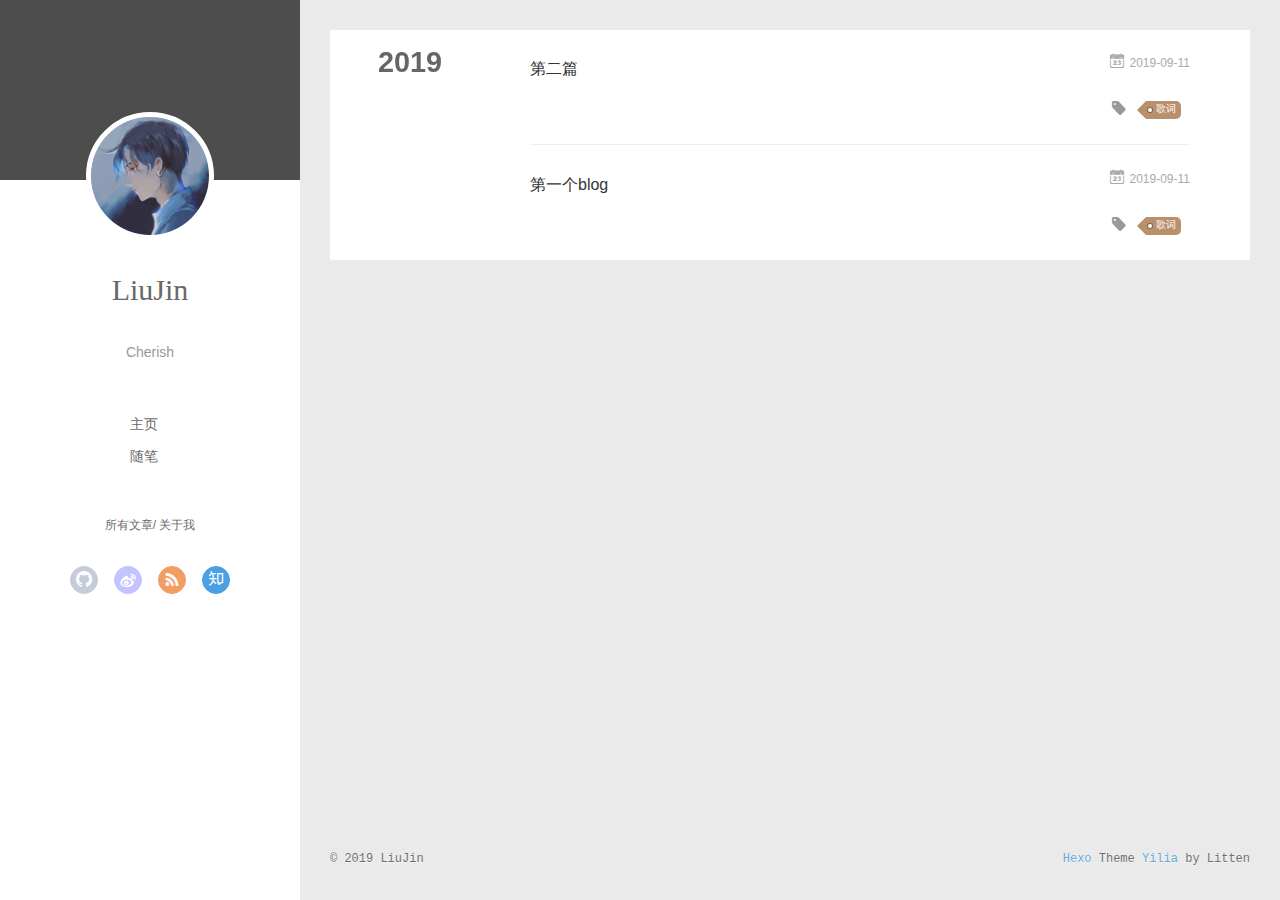
<file: archives/2019/09/index.html>
<!DOCTYPE html>
<html>
<head><meta name="generator" content="Hexo 3.9.0">
  <meta charset="utf-8">
  
  <meta name="renderer" content="webkit">
  <meta http-equiv="X-UA-Compatible" content="IE=edge">
  <link rel="dns-prefetch" href="http://yoursite.com">
  <title>Archives: 2019/9 | LiuJin&#39;s blog</title>
  <meta name="viewport" content="width=device-width, initial-scale=1, maximum-scale=1">
  <meta property="og:type" content="website">
<meta property="og:title" content="LiuJin&#39;s blog">
<meta property="og:url" content="http://yoursite.com/archives/2019/09/index.html">
<meta property="og:site_name" content="LiuJin&#39;s blog">
<meta property="og:locale" content="zh-CN">
<meta name="twitter:card" content="summary">
<meta name="twitter:title" content="LiuJin&#39;s blog">
  
    <link rel="alternative" href="/atom.xml" title="LiuJin&#39;s blog" type="application/atom+xml">
  
  
    <link rel="icon" href="/favicon.png">
  
  <link rel="stylesheet" type="text/css" href="/./main.0cf68a.css">
  <style type="text/css">
  
    #container.show {
      background: linear-gradient(200deg,#a0cfe4,#e8c37e);
    }
  </style>
  

  

</head>
</html>
<body>
  <div id="container" q-class="show:isCtnShow">
    <canvas id="anm-canvas" class="anm-canvas"></canvas>
    <div class="left-col" q-class="show:isShow">
      
<div class="overlay" style="background: #4d4d4d"></div>
<div class="intrude-less">
	<header id="header" class="inner">
		<a href="/" class="profilepic">
			<img src="/img/head.jpg" class="js-avatar">
		</a>
		<hgroup>
		  <h1 class="header-author"><a href="/">LiuJin</a></h1>
		</hgroup>
		
		<p class="header-subtitle">Cherish</p>
		

		<nav class="header-menu">
			<ul>
			
				<li><a href="/">主页</a></li>
	        
				<li><a href="/tags/随笔/">随笔</a></li>
	        
			</ul>
		</nav>
		<nav class="header-smart-menu">
    		
    			
    			<a q-on="click: openSlider(e, 'innerArchive')" href="javascript:void(0)">所有文章</a>
    			
            
    			
    			<a q-on="click: openSlider(e, 'aboutme')" href="javascript:void(0)">关于我</a>
    			
            
		</nav>
		<nav class="header-nav">
			<div class="social">
				
					<a class="github" target="_blank" href="https://github.com/ZLiuJin" title="github"><i class="icon-github"></i></a>
		        
					<a class="weibo" target="_blank" href="#" title="weibo"><i class="icon-weibo"></i></a>
		        
					<a class="rss" target="_blank" href="#" title="rss"><i class="icon-rss"></i></a>
		        
					<a class="zhihu" target="_blank" href="#" title="zhihu"><i class="icon-zhihu"></i></a>
		        
			</div>
		</nav>
		<div style="position:absolute; bottom:120px left:auto; width:85%">
	<iframe frameborder="no" border="0" marginwidth="0" marginheight="0" width=260 height=86 src="//music.163.com/outchain/player?type=2&id=1322032085&auto=1&height=66"></iframe>
	</div>
	</header>
	
</div>

    </div>
    <div class="mid-col" q-class="show:isShow,hide:isShow|isFalse">
      
<nav id="mobile-nav">
  	<div class="overlay js-overlay" style="background: #4d4d4d"></div>
	<div class="btnctn js-mobile-btnctn">
  		<div class="slider-trigger list" q-on="click: openSlider(e)"><i class="icon icon-sort"></i></div>
	</div>
	<div class="intrude-less">
		<header id="header" class="inner">
			<div class="profilepic">
				<img src="/img/head.jpg" class="js-avatar">
			</div>
			<hgroup>
			  <h1 class="header-author js-header-author">LiuJin</h1>
			</hgroup>
			
			<p class="header-subtitle"><i class="icon icon-quo-left"></i>Cherish<i class="icon icon-quo-right"></i></p>
			
			
			
				
			
				
			
			
			
			<nav class="header-nav">
				<div class="social">
					
						<a class="github" target="_blank" href="https://github.com/ZLiuJin" title="github"><i class="icon-github"></i></a>
			        
						<a class="weibo" target="_blank" href="#" title="weibo"><i class="icon-weibo"></i></a>
			        
						<a class="rss" target="_blank" href="#" title="rss"><i class="icon-rss"></i></a>
			        
						<a class="zhihu" target="_blank" href="#" title="zhihu"><i class="icon-zhihu"></i></a>
			        
				</div>
			</nav>

			<nav class="header-menu js-header-menu">
				<ul style="width: 50%">
				
				
					<li style="width: 50%"><a href="/">主页</a></li>
		        
					<li style="width: 50%"><a href="/tags/随笔/">随笔</a></li>
		        
				</ul>
			</nav>
		</header>				
	</div>
	<div class="mobile-mask" style="display:none" q-show="isShow"></div>
</nav>

      <div id="wrapper" class="body-wrap">
        <div class="menu-l">
          <div class="canvas-wrap">
            <canvas data-colors="#eaeaea" data-sectionHeight="100" data-contentId="js-content" id="myCanvas1" class="anm-canvas"></canvas>
          </div>
          <div id="js-content" class="content-ll">
            
  
  
    
    
      
      
      <section class="archives-wrap">
        <div class="archive-year-wrap">
          <a href="/archives/2019" class="archive-year">2019</a>
        </div>
        <div class="archives">
    
    <article class="archive-article archive-type-post">
  <div class="archive-article-inner">
    <header class="archive-article-header">
      	<div class="article-meta">
	      	<a href="/2019/09/11/第二篇/" class="archive-article-date">
  	<time datetime="2019-09-11T11:28:46.000Z" itemprop="datePublished"><i class="icon-calendar icon"></i>2019-09-11</time>
</a>
        </div>
    	 
  
    <h1 itemprop="name">
      <a class="archive-article-title" href="/2019/09/11/第二篇/">第二篇</a>
    </h1>
  

        <div class="article-info info-on-right">
          
	<div class="article-tag tagcloud">
		<i class="icon-price-tags icon"></i>
		<ul class="article-tag-list">
			 
        		<li class="article-tag-list-item">
        			<a href="javascript:void(0)" class="js-tag article-tag-list-link color3">歌词</a>
        		</li>
      		
		</ul>
	</div>

          

        </div>
        <div class="clearfix"></div>
    </header>
  </div>
</article>
  
    
    
    <article class="archive-article archive-type-post">
  <div class="archive-article-inner">
    <header class="archive-article-header">
      	<div class="article-meta">
	      	<a href="/2019/09/11/第一个blog/" class="archive-article-date">
  	<time datetime="2019-09-11T11:05:48.000Z" itemprop="datePublished"><i class="icon-calendar icon"></i>2019-09-11</time>
</a>
        </div>
    	 
  
    <h1 itemprop="name">
      <a class="archive-article-title" href="/2019/09/11/第一个blog/">第一个blog</a>
    </h1>
  

        <div class="article-info info-on-right">
          
	<div class="article-tag tagcloud">
		<i class="icon-price-tags icon"></i>
		<ul class="article-tag-list">
			 
        		<li class="article-tag-list-item">
        			<a href="javascript:void(0)" class="js-tag article-tag-list-link color3">歌词</a>
        		</li>
      		
		</ul>
	</div>

          

        </div>
        <div class="clearfix"></div>
    </header>
  </div>
</article>
  
  
    </div></section>
  

    


          </div>
        </div>
      </div>
      <footer id="footer">
  <div class="outer">
    <div id="footer-info">
    	<div class="footer-left">
    		&copy; 2019 LiuJin
    	</div>
      	<div class="footer-right">
      		<a href="http://hexo.io/" target="_blank">Hexo</a>  Theme <a href="https://github.com/litten/hexo-theme-yilia" target="_blank">Yilia</a> by Litten
      	</div>
    </div>
  </div>
</footer>
    </div>
    <script>
	var yiliaConfig = {
		mathjax: false,
		isHome: false,
		isPost: false,
		isArchive: true,
		isTag: false,
		isCategory: false,
		open_in_new: false,
		toc_hide_index: true,
		root: "/",
		innerArchive: true,
		showTags: false
	}
</script>

<script>!function(t){function n(e){if(r[e])return r[e].exports;var i=r[e]={exports:{},id:e,loaded:!1};return t[e].call(i.exports,i,i.exports,n),i.loaded=!0,i.exports}var r={};n.m=t,n.c=r,n.p="./",n(0)}([function(t,n,r){r(195),t.exports=r(191)},function(t,n,r){var e=r(3),i=r(52),o=r(27),u=r(28),c=r(53),f="prototype",a=function(t,n,r){var s,l,h,v,p=t&a.F,d=t&a.G,y=t&a.S,g=t&a.P,b=t&a.B,m=d?e:y?e[n]||(e[n]={}):(e[n]||{})[f],x=d?i:i[n]||(i[n]={}),w=x[f]||(x[f]={});d&&(r=n);for(s in r)l=!p&&m&&void 0!==m[s],h=(l?m:r)[s],v=b&&l?c(h,e):g&&"function"==typeof h?c(Function.call,h):h,m&&u(m,s,h,t&a.U),x[s]!=h&&o(x,s,v),g&&w[s]!=h&&(w[s]=h)};e.core=i,a.F=1,a.G=2,a.S=4,a.P=8,a.B=16,a.W=32,a.U=64,a.R=128,t.exports=a},function(t,n,r){var e=r(6);t.exports=function(t){if(!e(t))throw TypeError(t+" is not an object!");return t}},function(t,n){var r=t.exports="undefined"!=typeof window&&window.Math==Math?window:"undefined"!=typeof self&&self.Math==Math?self:Function("return this")();"number"==typeof __g&&(__g=r)},function(t,n){t.exports=function(t){try{return!!t()}catch(t){return!0}}},function(t,n){var r=t.exports="undefined"!=typeof window&&window.Math==Math?window:"undefined"!=typeof self&&self.Math==Math?self:Function("return this")();"number"==typeof __g&&(__g=r)},function(t,n){t.exports=function(t){return"object"==typeof t?null!==t:"function"==typeof t}},function(t,n,r){var e=r(126)("wks"),i=r(76),o=r(3).Symbol,u="function"==typeof o;(t.exports=function(t){return e[t]||(e[t]=u&&o[t]||(u?o:i)("Symbol."+t))}).store=e},function(t,n){var r={}.hasOwnProperty;t.exports=function(t,n){return r.call(t,n)}},function(t,n,r){var e=r(94),i=r(33);t.exports=function(t){return e(i(t))}},function(t,n,r){t.exports=!r(4)(function(){return 7!=Object.defineProperty({},"a",{get:function(){return 7}}).a})},function(t,n,r){var e=r(2),i=r(167),o=r(50),u=Object.defineProperty;n.f=r(10)?Object.defineProperty:function(t,n,r){if(e(t),n=o(n,!0),e(r),i)try{return u(t,n,r)}catch(t){}if("get"in r||"set"in r)throw TypeError("Accessors not supported!");return"value"in r&&(t[n]=r.value),t}},function(t,n,r){t.exports=!r(18)(function(){return 7!=Object.defineProperty({},"a",{get:function(){return 7}}).a})},function(t,n,r){var e=r(14),i=r(22);t.exports=r(12)?function(t,n,r){return e.f(t,n,i(1,r))}:function(t,n,r){return t[n]=r,t}},function(t,n,r){var e=r(20),i=r(58),o=r(42),u=Object.defineProperty;n.f=r(12)?Object.defineProperty:function(t,n,r){if(e(t),n=o(n,!0),e(r),i)try{return u(t,n,r)}catch(t){}if("get"in r||"set"in r)throw TypeError("Accessors not supported!");return"value"in r&&(t[n]=r.value),t}},function(t,n,r){var e=r(40)("wks"),i=r(23),o=r(5).Symbol,u="function"==typeof o;(t.exports=function(t){return e[t]||(e[t]=u&&o[t]||(u?o:i)("Symbol."+t))}).store=e},function(t,n,r){var e=r(67),i=Math.min;t.exports=function(t){return t>0?i(e(t),9007199254740991):0}},function(t,n,r){var e=r(46);t.exports=function(t){return Object(e(t))}},function(t,n){t.exports=function(t){try{return!!t()}catch(t){return!0}}},function(t,n,r){var e=r(63),i=r(34);t.exports=Object.keys||function(t){return e(t,i)}},function(t,n,r){var e=r(21);t.exports=function(t){if(!e(t))throw TypeError(t+" is not an object!");return t}},function(t,n){t.exports=function(t){return"object"==typeof t?null!==t:"function"==typeof t}},function(t,n){t.exports=function(t,n){return{enumerable:!(1&t),configurable:!(2&t),writable:!(4&t),value:n}}},function(t,n){var r=0,e=Math.random();t.exports=function(t){return"Symbol(".concat(void 0===t?"":t,")_",(++r+e).toString(36))}},function(t,n){var r={}.hasOwnProperty;t.exports=function(t,n){return r.call(t,n)}},function(t,n){var r=t.exports={version:"2.4.0"};"number"==typeof __e&&(__e=r)},function(t,n){t.exports=function(t){if("function"!=typeof t)throw TypeError(t+" is not a function!");return t}},function(t,n,r){var e=r(11),i=r(66);t.exports=r(10)?function(t,n,r){return e.f(t,n,i(1,r))}:function(t,n,r){return t[n]=r,t}},function(t,n,r){var e=r(3),i=r(27),o=r(24),u=r(76)("src"),c="toString",f=Function[c],a=(""+f).split(c);r(52).inspectSource=function(t){return f.call(t)},(t.exports=function(t,n,r,c){var f="function"==typeof r;f&&(o(r,"name")||i(r,"name",n)),t[n]!==r&&(f&&(o(r,u)||i(r,u,t[n]?""+t[n]:a.join(String(n)))),t===e?t[n]=r:c?t[n]?t[n]=r:i(t,n,r):(delete t[n],i(t,n,r)))})(Function.prototype,c,function(){return"function"==typeof this&&this[u]||f.call(this)})},function(t,n,r){var e=r(1),i=r(4),o=r(46),u=function(t,n,r,e){var i=String(o(t)),u="<"+n;return""!==r&&(u+=" "+r+'="'+String(e).replace(/"/g,"&quot;")+'"'),u+">"+i+"</"+n+">"};t.exports=function(t,n){var r={};r[t]=n(u),e(e.P+e.F*i(function(){var n=""[t]('"');return n!==n.toLowerCase()||n.split('"').length>3}),"String",r)}},function(t,n,r){var e=r(115),i=r(46);t.exports=function(t){return e(i(t))}},function(t,n,r){var e=r(116),i=r(66),o=r(30),u=r(50),c=r(24),f=r(167),a=Object.getOwnPropertyDescriptor;n.f=r(10)?a:function(t,n){if(t=o(t),n=u(n,!0),f)try{return a(t,n)}catch(t){}if(c(t,n))return i(!e.f.call(t,n),t[n])}},function(t,n,r){var e=r(24),i=r(17),o=r(145)("IE_PROTO"),u=Object.prototype;t.exports=Object.getPrototypeOf||function(t){return t=i(t),e(t,o)?t[o]:"function"==typeof t.constructor&&t instanceof t.constructor?t.constructor.prototype:t instanceof Object?u:null}},function(t,n){t.exports=function(t){if(void 0==t)throw TypeError("Can't call method on  "+t);return t}},function(t,n){t.exports="constructor,hasOwnProperty,isPrototypeOf,propertyIsEnumerable,toLocaleString,toString,valueOf".split(",")},function(t,n){t.exports={}},function(t,n){t.exports=!0},function(t,n){n.f={}.propertyIsEnumerable},function(t,n,r){var e=r(14).f,i=r(8),o=r(15)("toStringTag");t.exports=function(t,n,r){t&&!i(t=r?t:t.prototype,o)&&e(t,o,{configurable:!0,value:n})}},function(t,n,r){var e=r(40)("keys"),i=r(23);t.exports=function(t){return e[t]||(e[t]=i(t))}},function(t,n,r){var e=r(5),i="__core-js_shared__",o=e[i]||(e[i]={});t.exports=function(t){return o[t]||(o[t]={})}},function(t,n){var r=Math.ceil,e=Math.floor;t.exports=function(t){return isNaN(t=+t)?0:(t>0?e:r)(t)}},function(t,n,r){var e=r(21);t.exports=function(t,n){if(!e(t))return t;var r,i;if(n&&"function"==typeof(r=t.toString)&&!e(i=r.call(t)))return i;if("function"==typeof(r=t.valueOf)&&!e(i=r.call(t)))return i;if(!n&&"function"==typeof(r=t.toString)&&!e(i=r.call(t)))return i;throw TypeError("Can't convert object to primitive value")}},function(t,n,r){var e=r(5),i=r(25),o=r(36),u=r(44),c=r(14).f;t.exports=function(t){var n=i.Symbol||(i.Symbol=o?{}:e.Symbol||{});"_"==t.charAt(0)||t in n||c(n,t,{value:u.f(t)})}},function(t,n,r){n.f=r(15)},function(t,n){var r={}.toString;t.exports=function(t){return r.call(t).slice(8,-1)}},function(t,n){t.exports=function(t){if(void 0==t)throw TypeError("Can't call method on  "+t);return t}},function(t,n,r){var e=r(4);t.exports=function(t,n){return!!t&&e(function(){n?t.call(null,function(){},1):t.call(null)})}},function(t,n,r){var e=r(53),i=r(115),o=r(17),u=r(16),c=r(203);t.exports=function(t,n){var r=1==t,f=2==t,a=3==t,s=4==t,l=6==t,h=5==t||l,v=n||c;return function(n,c,p){for(var d,y,g=o(n),b=i(g),m=e(c,p,3),x=u(b.length),w=0,S=r?v(n,x):f?v(n,0):void 0;x>w;w++)if((h||w in b)&&(d=b[w],y=m(d,w,g),t))if(r)S[w]=y;else if(y)switch(t){case 3:return!0;case 5:return d;case 6:return w;case 2:S.push(d)}else if(s)return!1;return l?-1:a||s?s:S}}},function(t,n,r){var e=r(1),i=r(52),o=r(4);t.exports=function(t,n){var r=(i.Object||{})[t]||Object[t],u={};u[t]=n(r),e(e.S+e.F*o(function(){r(1)}),"Object",u)}},function(t,n,r){var e=r(6);t.exports=function(t,n){if(!e(t))return t;var r,i;if(n&&"function"==typeof(r=t.toString)&&!e(i=r.call(t)))return i;if("function"==typeof(r=t.valueOf)&&!e(i=r.call(t)))return i;if(!n&&"function"==typeof(r=t.toString)&&!e(i=r.call(t)))return i;throw TypeError("Can't convert object to primitive value")}},function(t,n,r){var e=r(5),i=r(25),o=r(91),u=r(13),c="prototype",f=function(t,n,r){var a,s,l,h=t&f.F,v=t&f.G,p=t&f.S,d=t&f.P,y=t&f.B,g=t&f.W,b=v?i:i[n]||(i[n]={}),m=b[c],x=v?e:p?e[n]:(e[n]||{})[c];v&&(r=n);for(a in r)(s=!h&&x&&void 0!==x[a])&&a in b||(l=s?x[a]:r[a],b[a]=v&&"function"!=typeof x[a]?r[a]:y&&s?o(l,e):g&&x[a]==l?function(t){var n=function(n,r,e){if(this instanceof t){switch(arguments.length){case 0:return new t;case 1:return new t(n);case 2:return new t(n,r)}return new t(n,r,e)}return t.apply(this,arguments)};return n[c]=t[c],n}(l):d&&"function"==typeof l?o(Function.call,l):l,d&&((b.virtual||(b.virtual={}))[a]=l,t&f.R&&m&&!m[a]&&u(m,a,l)))};f.F=1,f.G=2,f.S=4,f.P=8,f.B=16,f.W=32,f.U=64,f.R=128,t.exports=f},function(t,n){var r=t.exports={version:"2.4.0"};"number"==typeof __e&&(__e=r)},function(t,n,r){var e=r(26);t.exports=function(t,n,r){if(e(t),void 0===n)return t;switch(r){case 1:return function(r){return t.call(n,r)};case 2:return function(r,e){return t.call(n,r,e)};case 3:return function(r,e,i){return t.call(n,r,e,i)}}return function(){return t.apply(n,arguments)}}},function(t,n,r){var e=r(183),i=r(1),o=r(126)("metadata"),u=o.store||(o.store=new(r(186))),c=function(t,n,r){var i=u.get(t);if(!i){if(!r)return;u.set(t,i=new e)}var o=i.get(n);if(!o){if(!r)return;i.set(n,o=new e)}return o},f=function(t,n,r){var e=c(n,r,!1);return void 0!==e&&e.has(t)},a=function(t,n,r){var e=c(n,r,!1);return void 0===e?void 0:e.get(t)},s=function(t,n,r,e){c(r,e,!0).set(t,n)},l=function(t,n){var r=c(t,n,!1),e=[];return r&&r.forEach(function(t,n){e.push(n)}),e},h=function(t){return void 0===t||"symbol"==typeof t?t:String(t)},v=function(t){i(i.S,"Reflect",t)};t.exports={store:u,map:c,has:f,get:a,set:s,keys:l,key:h,exp:v}},function(t,n,r){"use strict";if(r(10)){var e=r(69),i=r(3),o=r(4),u=r(1),c=r(127),f=r(152),a=r(53),s=r(68),l=r(66),h=r(27),v=r(73),p=r(67),d=r(16),y=r(75),g=r(50),b=r(24),m=r(180),x=r(114),w=r(6),S=r(17),_=r(137),O=r(70),E=r(32),P=r(71).f,j=r(154),F=r(76),M=r(7),A=r(48),N=r(117),T=r(146),I=r(155),k=r(80),L=r(123),R=r(74),C=r(130),D=r(160),U=r(11),W=r(31),G=U.f,B=W.f,V=i.RangeError,z=i.TypeError,q=i.Uint8Array,K="ArrayBuffer",J="Shared"+K,Y="BYTES_PER_ELEMENT",H="prototype",$=Array[H],X=f.ArrayBuffer,Q=f.DataView,Z=A(0),tt=A(2),nt=A(3),rt=A(4),et=A(5),it=A(6),ot=N(!0),ut=N(!1),ct=I.values,ft=I.keys,at=I.entries,st=$.lastIndexOf,lt=$.reduce,ht=$.reduceRight,vt=$.join,pt=$.sort,dt=$.slice,yt=$.toString,gt=$.toLocaleString,bt=M("iterator"),mt=M("toStringTag"),xt=F("typed_constructor"),wt=F("def_constructor"),St=c.CONSTR,_t=c.TYPED,Ot=c.VIEW,Et="Wrong length!",Pt=A(1,function(t,n){return Tt(T(t,t[wt]),n)}),jt=o(function(){return 1===new q(new Uint16Array([1]).buffer)[0]}),Ft=!!q&&!!q[H].set&&o(function(){new q(1).set({})}),Mt=function(t,n){if(void 0===t)throw z(Et);var r=+t,e=d(t);if(n&&!m(r,e))throw V(Et);return e},At=function(t,n){var r=p(t);if(r<0||r%n)throw V("Wrong offset!");return r},Nt=function(t){if(w(t)&&_t in t)return t;throw z(t+" is not a typed array!")},Tt=function(t,n){if(!(w(t)&&xt in t))throw z("It is not a typed array constructor!");return new t(n)},It=function(t,n){return kt(T(t,t[wt]),n)},kt=function(t,n){for(var r=0,e=n.length,i=Tt(t,e);e>r;)i[r]=n[r++];return i},Lt=function(t,n,r){G(t,n,{get:function(){return this._d[r]}})},Rt=function(t){var n,r,e,i,o,u,c=S(t),f=arguments.length,s=f>1?arguments[1]:void 0,l=void 0!==s,h=j(c);if(void 0!=h&&!_(h)){for(u=h.call(c),e=[],n=0;!(o=u.next()).done;n++)e.push(o.value);c=e}for(l&&f>2&&(s=a(s,arguments[2],2)),n=0,r=d(c.length),i=Tt(this,r);r>n;n++)i[n]=l?s(c[n],n):c[n];return i},Ct=function(){for(var t=0,n=arguments.length,r=Tt(this,n);n>t;)r[t]=arguments[t++];return r},Dt=!!q&&o(function(){gt.call(new q(1))}),Ut=function(){return gt.apply(Dt?dt.call(Nt(this)):Nt(this),arguments)},Wt={copyWithin:function(t,n){return D.call(Nt(this),t,n,arguments.length>2?arguments[2]:void 0)},every:function(t){return rt(Nt(this),t,arguments.length>1?arguments[1]:void 0)},fill:function(t){return C.apply(Nt(this),arguments)},filter:function(t){return It(this,tt(Nt(this),t,arguments.length>1?arguments[1]:void 0))},find:function(t){return et(Nt(this),t,arguments.length>1?arguments[1]:void 0)},findIndex:function(t){return it(Nt(this),t,arguments.length>1?arguments[1]:void 0)},forEach:function(t){Z(Nt(this),t,arguments.length>1?arguments[1]:void 0)},indexOf:function(t){return ut(Nt(this),t,arguments.length>1?arguments[1]:void 0)},includes:function(t){return ot(Nt(this),t,arguments.length>1?arguments[1]:void 0)},join:function(t){return vt.apply(Nt(this),arguments)},lastIndexOf:function(t){return st.apply(Nt(this),arguments)},map:function(t){return Pt(Nt(this),t,arguments.length>1?arguments[1]:void 0)},reduce:function(t){return lt.apply(Nt(this),arguments)},reduceRight:function(t){return ht.apply(Nt(this),arguments)},reverse:function(){for(var t,n=this,r=Nt(n).length,e=Math.floor(r/2),i=0;i<e;)t=n[i],n[i++]=n[--r],n[r]=t;return n},some:function(t){return nt(Nt(this),t,arguments.length>1?arguments[1]:void 0)},sort:function(t){return pt.call(Nt(this),t)},subarray:function(t,n){var r=Nt(this),e=r.length,i=y(t,e);return new(T(r,r[wt]))(r.buffer,r.byteOffset+i*r.BYTES_PER_ELEMENT,d((void 0===n?e:y(n,e))-i))}},Gt=function(t,n){return It(this,dt.call(Nt(this),t,n))},Bt=function(t){Nt(this);var n=At(arguments[1],1),r=this.length,e=S(t),i=d(e.length),o=0;if(i+n>r)throw V(Et);for(;o<i;)this[n+o]=e[o++]},Vt={entries:function(){return at.call(Nt(this))},keys:function(){return ft.call(Nt(this))},values:function(){return ct.call(Nt(this))}},zt=function(t,n){return w(t)&&t[_t]&&"symbol"!=typeof n&&n in t&&String(+n)==String(n)},qt=function(t,n){return zt(t,n=g(n,!0))?l(2,t[n]):B(t,n)},Kt=function(t,n,r){return!(zt(t,n=g(n,!0))&&w(r)&&b(r,"value"))||b(r,"get")||b(r,"set")||r.configurable||b(r,"writable")&&!r.writable||b(r,"enumerable")&&!r.enumerable?G(t,n,r):(t[n]=r.value,t)};St||(W.f=qt,U.f=Kt),u(u.S+u.F*!St,"Object",{getOwnPropertyDescriptor:qt,defineProperty:Kt}),o(function(){yt.call({})})&&(yt=gt=function(){return vt.call(this)});var Jt=v({},Wt);v(Jt,Vt),h(Jt,bt,Vt.values),v(Jt,{slice:Gt,set:Bt,constructor:function(){},toString:yt,toLocaleString:Ut}),Lt(Jt,"buffer","b"),Lt(Jt,"byteOffset","o"),Lt(Jt,"byteLength","l"),Lt(Jt,"length","e"),G(Jt,mt,{get:function(){return this[_t]}}),t.exports=function(t,n,r,f){f=!!f;var a=t+(f?"Clamped":"")+"Array",l="Uint8Array"!=a,v="get"+t,p="set"+t,y=i[a],g=y||{},b=y&&E(y),m=!y||!c.ABV,S={},_=y&&y[H],j=function(t,r){var e=t._d;return e.v[v](r*n+e.o,jt)},F=function(t,r,e){var i=t._d;f&&(e=(e=Math.round(e))<0?0:e>255?255:255&e),i.v[p](r*n+i.o,e,jt)},M=function(t,n){G(t,n,{get:function(){return j(this,n)},set:function(t){return F(this,n,t)},enumerable:!0})};m?(y=r(function(t,r,e,i){s(t,y,a,"_d");var o,u,c,f,l=0,v=0;if(w(r)){if(!(r instanceof X||(f=x(r))==K||f==J))return _t in r?kt(y,r):Rt.call(y,r);o=r,v=At(e,n);var p=r.byteLength;if(void 0===i){if(p%n)throw V(Et);if((u=p-v)<0)throw V(Et)}else if((u=d(i)*n)+v>p)throw V(Et);c=u/n}else c=Mt(r,!0),u=c*n,o=new X(u);for(h(t,"_d",{b:o,o:v,l:u,e:c,v:new Q(o)});l<c;)M(t,l++)}),_=y[H]=O(Jt),h(_,"constructor",y)):L(function(t){new y(null),new y(t)},!0)||(y=r(function(t,r,e,i){s(t,y,a);var o;return w(r)?r instanceof X||(o=x(r))==K||o==J?void 0!==i?new g(r,At(e,n),i):void 0!==e?new g(r,At(e,n)):new g(r):_t in r?kt(y,r):Rt.call(y,r):new g(Mt(r,l))}),Z(b!==Function.prototype?P(g).concat(P(b)):P(g),function(t){t in y||h(y,t,g[t])}),y[H]=_,e||(_.constructor=y));var A=_[bt],N=!!A&&("values"==A.name||void 0==A.name),T=Vt.values;h(y,xt,!0),h(_,_t,a),h(_,Ot,!0),h(_,wt,y),(f?new y(1)[mt]==a:mt in _)||G(_,mt,{get:function(){return a}}),S[a]=y,u(u.G+u.W+u.F*(y!=g),S),u(u.S,a,{BYTES_PER_ELEMENT:n,from:Rt,of:Ct}),Y in _||h(_,Y,n),u(u.P,a,Wt),R(a),u(u.P+u.F*Ft,a,{set:Bt}),u(u.P+u.F*!N,a,Vt),u(u.P+u.F*(_.toString!=yt),a,{toString:yt}),u(u.P+u.F*o(function(){new y(1).slice()}),a,{slice:Gt}),u(u.P+u.F*(o(function(){return[1,2].toLocaleString()!=new y([1,2]).toLocaleString()})||!o(function(){_.toLocaleString.call([1,2])})),a,{toLocaleString:Ut}),k[a]=N?A:T,e||N||h(_,bt,T)}}else t.exports=function(){}},function(t,n){var r={}.toString;t.exports=function(t){return r.call(t).slice(8,-1)}},function(t,n,r){var e=r(21),i=r(5).document,o=e(i)&&e(i.createElement);t.exports=function(t){return o?i.createElement(t):{}}},function(t,n,r){t.exports=!r(12)&&!r(18)(function(){return 7!=Object.defineProperty(r(57)("div"),"a",{get:function(){return 7}}).a})},function(t,n,r){"use strict";var e=r(36),i=r(51),o=r(64),u=r(13),c=r(8),f=r(35),a=r(96),s=r(38),l=r(103),h=r(15)("iterator"),v=!([].keys&&"next"in[].keys()),p="keys",d="values",y=function(){return this};t.exports=function(t,n,r,g,b,m,x){a(r,n,g);var w,S,_,O=function(t){if(!v&&t in F)return F[t];switch(t){case p:case d:return function(){return new r(this,t)}}return function(){return new r(this,t)}},E=n+" Iterator",P=b==d,j=!1,F=t.prototype,M=F[h]||F["@@iterator"]||b&&F[b],A=M||O(b),N=b?P?O("entries"):A:void 0,T="Array"==n?F.entries||M:M;if(T&&(_=l(T.call(new t)))!==Object.prototype&&(s(_,E,!0),e||c(_,h)||u(_,h,y)),P&&M&&M.name!==d&&(j=!0,A=function(){return M.call(this)}),e&&!x||!v&&!j&&F[h]||u(F,h,A),f[n]=A,f[E]=y,b)if(w={values:P?A:O(d),keys:m?A:O(p),entries:N},x)for(S in w)S in F||o(F,S,w[S]);else i(i.P+i.F*(v||j),n,w);return w}},function(t,n,r){var e=r(20),i=r(100),o=r(34),u=r(39)("IE_PROTO"),c=function(){},f="prototype",a=function(){var t,n=r(57)("iframe"),e=o.length;for(n.style.display="none",r(93).appendChild(n),n.src="javascript:",t=n.contentWindow.document,t.open(),t.write("<script>document.F=Object<\/script>"),t.close(),a=t.F;e--;)delete a[f][o[e]];return a()};t.exports=Object.create||function(t,n){var r;return null!==t?(c[f]=e(t),r=new c,c[f]=null,r[u]=t):r=a(),void 0===n?r:i(r,n)}},function(t,n,r){var e=r(63),i=r(34).concat("length","prototype");n.f=Object.getOwnPropertyNames||function(t){return e(t,i)}},function(t,n){n.f=Object.getOwnPropertySymbols},function(t,n,r){var e=r(8),i=r(9),o=r(90)(!1),u=r(39)("IE_PROTO");t.exports=function(t,n){var r,c=i(t),f=0,a=[];for(r in c)r!=u&&e(c,r)&&a.push(r);for(;n.length>f;)e(c,r=n[f++])&&(~o(a,r)||a.push(r));return a}},function(t,n,r){t.exports=r(13)},function(t,n,r){var e=r(76)("meta"),i=r(6),o=r(24),u=r(11).f,c=0,f=Object.isExtensible||function(){return!0},a=!r(4)(function(){return f(Object.preventExtensions({}))}),s=function(t){u(t,e,{value:{i:"O"+ ++c,w:{}}})},l=function(t,n){if(!i(t))return"symbol"==typeof t?t:("string"==typeof t?"S":"P")+t;if(!o(t,e)){if(!f(t))return"F";if(!n)return"E";s(t)}return t[e].i},h=function(t,n){if(!o(t,e)){if(!f(t))return!0;if(!n)return!1;s(t)}return t[e].w},v=function(t){return a&&p.NEED&&f(t)&&!o(t,e)&&s(t),t},p=t.exports={KEY:e,NEED:!1,fastKey:l,getWeak:h,onFreeze:v}},function(t,n){t.exports=function(t,n){return{enumerable:!(1&t),configurable:!(2&t),writable:!(4&t),value:n}}},function(t,n){var r=Math.ceil,e=Math.floor;t.exports=function(t){return isNaN(t=+t)?0:(t>0?e:r)(t)}},function(t,n){t.exports=function(t,n,r,e){if(!(t instanceof n)||void 0!==e&&e in t)throw TypeError(r+": incorrect invocation!");return t}},function(t,n){t.exports=!1},function(t,n,r){var e=r(2),i=r(173),o=r(133),u=r(145)("IE_PROTO"),c=function(){},f="prototype",a=function(){var t,n=r(132)("iframe"),e=o.length;for(n.style.display="none",r(135).appendChild(n),n.src="javascript:",t=n.contentWindow.document,t.open(),t.write("<script>document.F=Object<\/script>"),t.close(),a=t.F;e--;)delete a[f][o[e]];return a()};t.exports=Object.create||function(t,n){var r;return null!==t?(c[f]=e(t),r=new c,c[f]=null,r[u]=t):r=a(),void 0===n?r:i(r,n)}},function(t,n,r){var e=r(175),i=r(133).concat("length","prototype");n.f=Object.getOwnPropertyNames||function(t){return e(t,i)}},function(t,n,r){var e=r(175),i=r(133);t.exports=Object.keys||function(t){return e(t,i)}},function(t,n,r){var e=r(28);t.exports=function(t,n,r){for(var i in n)e(t,i,n[i],r);return t}},function(t,n,r){"use strict";var e=r(3),i=r(11),o=r(10),u=r(7)("species");t.exports=function(t){var n=e[t];o&&n&&!n[u]&&i.f(n,u,{configurable:!0,get:function(){return this}})}},function(t,n,r){var e=r(67),i=Math.max,o=Math.min;t.exports=function(t,n){return t=e(t),t<0?i(t+n,0):o(t,n)}},function(t,n){var r=0,e=Math.random();t.exports=function(t){return"Symbol(".concat(void 0===t?"":t,")_",(++r+e).toString(36))}},function(t,n,r){var e=r(33);t.exports=function(t){return Object(e(t))}},function(t,n,r){var e=r(7)("unscopables"),i=Array.prototype;void 0==i[e]&&r(27)(i,e,{}),t.exports=function(t){i[e][t]=!0}},function(t,n,r){var e=r(53),i=r(169),o=r(137),u=r(2),c=r(16),f=r(154),a={},s={},n=t.exports=function(t,n,r,l,h){var v,p,d,y,g=h?function(){return t}:f(t),b=e(r,l,n?2:1),m=0;if("function"!=typeof g)throw TypeError(t+" is not iterable!");if(o(g)){for(v=c(t.length);v>m;m++)if((y=n?b(u(p=t[m])[0],p[1]):b(t[m]))===a||y===s)return y}else for(d=g.call(t);!(p=d.next()).done;)if((y=i(d,b,p.value,n))===a||y===s)return y};n.BREAK=a,n.RETURN=s},function(t,n){t.exports={}},function(t,n,r){var e=r(11).f,i=r(24),o=r(7)("toStringTag");t.exports=function(t,n,r){t&&!i(t=r?t:t.prototype,o)&&e(t,o,{configurable:!0,value:n})}},function(t,n,r){var e=r(1),i=r(46),o=r(4),u=r(150),c="["+u+"]",f="​",a=RegExp("^"+c+c+"*"),s=RegExp(c+c+"*$"),l=function(t,n,r){var i={},c=o(function(){return!!u[t]()||f[t]()!=f}),a=i[t]=c?n(h):u[t];r&&(i[r]=a),e(e.P+e.F*c,"String",i)},h=l.trim=function(t,n){return t=String(i(t)),1&n&&(t=t.replace(a,"")),2&n&&(t=t.replace(s,"")),t};t.exports=l},function(t,n,r){t.exports={default:r(86),__esModule:!0}},function(t,n,r){t.exports={default:r(87),__esModule:!0}},function(t,n,r){"use strict";function e(t){return t&&t.__esModule?t:{default:t}}n.__esModule=!0;var i=r(84),o=e(i),u=r(83),c=e(u),f="function"==typeof c.default&&"symbol"==typeof o.default?function(t){return typeof t}:function(t){return t&&"function"==typeof c.default&&t.constructor===c.default&&t!==c.default.prototype?"symbol":typeof t};n.default="function"==typeof c.default&&"symbol"===f(o.default)?function(t){return void 0===t?"undefined":f(t)}:function(t){return t&&"function"==typeof c.default&&t.constructor===c.default&&t!==c.default.prototype?"symbol":void 0===t?"undefined":f(t)}},function(t,n,r){r(110),r(108),r(111),r(112),t.exports=r(25).Symbol},function(t,n,r){r(109),r(113),t.exports=r(44).f("iterator")},function(t,n){t.exports=function(t){if("function"!=typeof t)throw TypeError(t+" is not a function!");return t}},function(t,n){t.exports=function(){}},function(t,n,r){var e=r(9),i=r(106),o=r(105);t.exports=function(t){return function(n,r,u){var c,f=e(n),a=i(f.length),s=o(u,a);if(t&&r!=r){for(;a>s;)if((c=f[s++])!=c)return!0}else for(;a>s;s++)if((t||s in f)&&f[s]===r)return t||s||0;return!t&&-1}}},function(t,n,r){var e=r(88);t.exports=function(t,n,r){if(e(t),void 0===n)return t;switch(r){case 1:return function(r){return t.call(n,r)};case 2:return function(r,e){return t.call(n,r,e)};case 3:return function(r,e,i){return t.call(n,r,e,i)}}return function(){return t.apply(n,arguments)}}},function(t,n,r){var e=r(19),i=r(62),o=r(37);t.exports=function(t){var n=e(t),r=i.f;if(r)for(var u,c=r(t),f=o.f,a=0;c.length>a;)f.call(t,u=c[a++])&&n.push(u);return n}},function(t,n,r){t.exports=r(5).document&&document.documentElement},function(t,n,r){var e=r(56);t.exports=Object("z").propertyIsEnumerable(0)?Object:function(t){return"String"==e(t)?t.split(""):Object(t)}},function(t,n,r){var e=r(56);t.exports=Array.isArray||function(t){return"Array"==e(t)}},function(t,n,r){"use strict";var e=r(60),i=r(22),o=r(38),u={};r(13)(u,r(15)("iterator"),function(){return this}),t.exports=function(t,n,r){t.prototype=e(u,{next:i(1,r)}),o(t,n+" Iterator")}},function(t,n){t.exports=function(t,n){return{value:n,done:!!t}}},function(t,n,r){var e=r(19),i=r(9);t.exports=function(t,n){for(var r,o=i(t),u=e(o),c=u.length,f=0;c>f;)if(o[r=u[f++]]===n)return r}},function(t,n,r){var e=r(23)("meta"),i=r(21),o=r(8),u=r(14).f,c=0,f=Object.isExtensible||function(){return!0},a=!r(18)(function(){return f(Object.preventExtensions({}))}),s=function(t){u(t,e,{value:{i:"O"+ ++c,w:{}}})},l=function(t,n){if(!i(t))return"symbol"==typeof t?t:("string"==typeof t?"S":"P")+t;if(!o(t,e)){if(!f(t))return"F";if(!n)return"E";s(t)}return t[e].i},h=function(t,n){if(!o(t,e)){if(!f(t))return!0;if(!n)return!1;s(t)}return t[e].w},v=function(t){return a&&p.NEED&&f(t)&&!o(t,e)&&s(t),t},p=t.exports={KEY:e,NEED:!1,fastKey:l,getWeak:h,onFreeze:v}},function(t,n,r){var e=r(14),i=r(20),o=r(19);t.exports=r(12)?Object.defineProperties:function(t,n){i(t);for(var r,u=o(n),c=u.length,f=0;c>f;)e.f(t,r=u[f++],n[r]);return t}},function(t,n,r){var e=r(37),i=r(22),o=r(9),u=r(42),c=r(8),f=r(58),a=Object.getOwnPropertyDescriptor;n.f=r(12)?a:function(t,n){if(t=o(t),n=u(n,!0),f)try{return a(t,n)}catch(t){}if(c(t,n))return i(!e.f.call(t,n),t[n])}},function(t,n,r){var e=r(9),i=r(61).f,o={}.toString,u="object"==typeof window&&window&&Object.getOwnPropertyNames?Object.getOwnPropertyNames(window):[],c=function(t){try{return i(t)}catch(t){return u.slice()}};t.exports.f=function(t){return u&&"[object Window]"==o.call(t)?c(t):i(e(t))}},function(t,n,r){var e=r(8),i=r(77),o=r(39)("IE_PROTO"),u=Object.prototype;t.exports=Object.getPrototypeOf||function(t){return t=i(t),e(t,o)?t[o]:"function"==typeof t.constructor&&t instanceof t.constructor?t.constructor.prototype:t instanceof Object?u:null}},function(t,n,r){var e=r(41),i=r(33);t.exports=function(t){return function(n,r){var o,u,c=String(i(n)),f=e(r),a=c.length;return f<0||f>=a?t?"":void 0:(o=c.charCodeAt(f),o<55296||o>56319||f+1===a||(u=c.charCodeAt(f+1))<56320||u>57343?t?c.charAt(f):o:t?c.slice(f,f+2):u-56320+(o-55296<<10)+65536)}}},function(t,n,r){var e=r(41),i=Math.max,o=Math.min;t.exports=function(t,n){return t=e(t),t<0?i(t+n,0):o(t,n)}},function(t,n,r){var e=r(41),i=Math.min;t.exports=function(t){return t>0?i(e(t),9007199254740991):0}},function(t,n,r){"use strict";var e=r(89),i=r(97),o=r(35),u=r(9);t.exports=r(59)(Array,"Array",function(t,n){this._t=u(t),this._i=0,this._k=n},function(){var t=this._t,n=this._k,r=this._i++;return!t||r>=t.length?(this._t=void 0,i(1)):"keys"==n?i(0,r):"values"==n?i(0,t[r]):i(0,[r,t[r]])},"values"),o.Arguments=o.Array,e("keys"),e("values"),e("entries")},function(t,n){},function(t,n,r){"use strict";var e=r(104)(!0);r(59)(String,"String",function(t){this._t=String(t),this._i=0},function(){var t,n=this._t,r=this._i;return r>=n.length?{value:void 0,done:!0}:(t=e(n,r),this._i+=t.length,{value:t,done:!1})})},function(t,n,r){"use strict";var e=r(5),i=r(8),o=r(12),u=r(51),c=r(64),f=r(99).KEY,a=r(18),s=r(40),l=r(38),h=r(23),v=r(15),p=r(44),d=r(43),y=r(98),g=r(92),b=r(95),m=r(20),x=r(9),w=r(42),S=r(22),_=r(60),O=r(102),E=r(101),P=r(14),j=r(19),F=E.f,M=P.f,A=O.f,N=e.Symbol,T=e.JSON,I=T&&T.stringify,k="prototype",L=v("_hidden"),R=v("toPrimitive"),C={}.propertyIsEnumerable,D=s("symbol-registry"),U=s("symbols"),W=s("op-symbols"),G=Object[k],B="function"==typeof N,V=e.QObject,z=!V||!V[k]||!V[k].findChild,q=o&&a(function(){return 7!=_(M({},"a",{get:function(){return M(this,"a",{value:7}).a}})).a})?function(t,n,r){var e=F(G,n);e&&delete G[n],M(t,n,r),e&&t!==G&&M(G,n,e)}:M,K=function(t){var n=U[t]=_(N[k]);return n._k=t,n},J=B&&"symbol"==typeof N.iterator?function(t){return"symbol"==typeof t}:function(t){return t instanceof N},Y=function(t,n,r){return t===G&&Y(W,n,r),m(t),n=w(n,!0),m(r),i(U,n)?(r.enumerable?(i(t,L)&&t[L][n]&&(t[L][n]=!1),r=_(r,{enumerable:S(0,!1)})):(i(t,L)||M(t,L,S(1,{})),t[L][n]=!0),q(t,n,r)):M(t,n,r)},H=function(t,n){m(t);for(var r,e=g(n=x(n)),i=0,o=e.length;o>i;)Y(t,r=e[i++],n[r]);return t},$=function(t,n){return void 0===n?_(t):H(_(t),n)},X=function(t){var n=C.call(this,t=w(t,!0));return!(this===G&&i(U,t)&&!i(W,t))&&(!(n||!i(this,t)||!i(U,t)||i(this,L)&&this[L][t])||n)},Q=function(t,n){if(t=x(t),n=w(n,!0),t!==G||!i(U,n)||i(W,n)){var r=F(t,n);return!r||!i(U,n)||i(t,L)&&t[L][n]||(r.enumerable=!0),r}},Z=function(t){for(var n,r=A(x(t)),e=[],o=0;r.length>o;)i(U,n=r[o++])||n==L||n==f||e.push(n);return e},tt=function(t){for(var n,r=t===G,e=A(r?W:x(t)),o=[],u=0;e.length>u;)!i(U,n=e[u++])||r&&!i(G,n)||o.push(U[n]);return o};B||(N=function(){if(this instanceof N)throw TypeError("Symbol is not a constructor!");var t=h(arguments.length>0?arguments[0]:void 0),n=function(r){this===G&&n.call(W,r),i(this,L)&&i(this[L],t)&&(this[L][t]=!1),q(this,t,S(1,r))};return o&&z&&q(G,t,{configurable:!0,set:n}),K(t)},c(N[k],"toString",function(){return this._k}),E.f=Q,P.f=Y,r(61).f=O.f=Z,r(37).f=X,r(62).f=tt,o&&!r(36)&&c(G,"propertyIsEnumerable",X,!0),p.f=function(t){return K(v(t))}),u(u.G+u.W+u.F*!B,{Symbol:N});for(var nt="hasInstance,isConcatSpreadable,iterator,match,replace,search,species,split,toPrimitive,toStringTag,unscopables".split(","),rt=0;nt.length>rt;)v(nt[rt++]);for(var nt=j(v.store),rt=0;nt.length>rt;)d(nt[rt++]);u(u.S+u.F*!B,"Symbol",{for:function(t){return i(D,t+="")?D[t]:D[t]=N(t)},keyFor:function(t){if(J(t))return y(D,t);throw TypeError(t+" is not a symbol!")},useSetter:function(){z=!0},useSimple:function(){z=!1}}),u(u.S+u.F*!B,"Object",{create:$,defineProperty:Y,defineProperties:H,getOwnPropertyDescriptor:Q,getOwnPropertyNames:Z,getOwnPropertySymbols:tt}),T&&u(u.S+u.F*(!B||a(function(){var t=N();return"[null]"!=I([t])||"{}"!=I({a:t})||"{}"!=I(Object(t))})),"JSON",{stringify:function(t){if(void 0!==t&&!J(t)){for(var n,r,e=[t],i=1;arguments.length>i;)e.push(arguments[i++]);return n=e[1],"function"==typeof n&&(r=n),!r&&b(n)||(n=function(t,n){if(r&&(n=r.call(this,t,n)),!J(n))return n}),e[1]=n,I.apply(T,e)}}}),N[k][R]||r(13)(N[k],R,N[k].valueOf),l(N,"Symbol"),l(Math,"Math",!0),l(e.JSON,"JSON",!0)},function(t,n,r){r(43)("asyncIterator")},function(t,n,r){r(43)("observable")},function(t,n,r){r(107);for(var e=r(5),i=r(13),o=r(35),u=r(15)("toStringTag"),c=["NodeList","DOMTokenList","MediaList","StyleSheetList","CSSRuleList"],f=0;f<5;f++){var a=c[f],s=e[a],l=s&&s.prototype;l&&!l[u]&&i(l,u,a),o[a]=o.Array}},function(t,n,r){var e=r(45),i=r(7)("toStringTag"),o="Arguments"==e(function(){return arguments}()),u=function(t,n){try{return t[n]}catch(t){}};t.exports=function(t){var n,r,c;return void 0===t?"Undefined":null===t?"Null":"string"==typeof(r=u(n=Object(t),i))?r:o?e(n):"Object"==(c=e(n))&&"function"==typeof n.callee?"Arguments":c}},function(t,n,r){var e=r(45);t.exports=Object("z").propertyIsEnumerable(0)?Object:function(t){return"String"==e(t)?t.split(""):Object(t)}},function(t,n){n.f={}.propertyIsEnumerable},function(t,n,r){var e=r(30),i=r(16),o=r(75);t.exports=function(t){return function(n,r,u){var c,f=e(n),a=i(f.length),s=o(u,a);if(t&&r!=r){for(;a>s;)if((c=f[s++])!=c)return!0}else for(;a>s;s++)if((t||s in f)&&f[s]===r)return t||s||0;return!t&&-1}}},function(t,n,r){"use strict";var e=r(3),i=r(1),o=r(28),u=r(73),c=r(65),f=r(79),a=r(68),s=r(6),l=r(4),h=r(123),v=r(81),p=r(136);t.exports=function(t,n,r,d,y,g){var b=e[t],m=b,x=y?"set":"add",w=m&&m.prototype,S={},_=function(t){var n=w[t];o(w,t,"delete"==t?function(t){return!(g&&!s(t))&&n.call(this,0===t?0:t)}:"has"==t?function(t){return!(g&&!s(t))&&n.call(this,0===t?0:t)}:"get"==t?function(t){return g&&!s(t)?void 0:n.call(this,0===t?0:t)}:"add"==t?function(t){return n.call(this,0===t?0:t),this}:function(t,r){return n.call(this,0===t?0:t,r),this})};if("function"==typeof m&&(g||w.forEach&&!l(function(){(new m).entries().next()}))){var O=new m,E=O[x](g?{}:-0,1)!=O,P=l(function(){O.has(1)}),j=h(function(t){new m(t)}),F=!g&&l(function(){for(var t=new m,n=5;n--;)t[x](n,n);return!t.has(-0)});j||(m=n(function(n,r){a(n,m,t);var e=p(new b,n,m);return void 0!=r&&f(r,y,e[x],e),e}),m.prototype=w,w.constructor=m),(P||F)&&(_("delete"),_("has"),y&&_("get")),(F||E)&&_(x),g&&w.clear&&delete w.clear}else m=d.getConstructor(n,t,y,x),u(m.prototype,r),c.NEED=!0;return v(m,t),S[t]=m,i(i.G+i.W+i.F*(m!=b),S),g||d.setStrong(m,t,y),m}},function(t,n,r){"use strict";var e=r(27),i=r(28),o=r(4),u=r(46),c=r(7);t.exports=function(t,n,r){var f=c(t),a=r(u,f,""[t]),s=a[0],l=a[1];o(function(){var n={};return n[f]=function(){return 7},7!=""[t](n)})&&(i(String.prototype,t,s),e(RegExp.prototype,f,2==n?function(t,n){return l.call(t,this,n)}:function(t){return l.call(t,this)}))}
},function(t,n,r){"use strict";var e=r(2);t.exports=function(){var t=e(this),n="";return t.global&&(n+="g"),t.ignoreCase&&(n+="i"),t.multiline&&(n+="m"),t.unicode&&(n+="u"),t.sticky&&(n+="y"),n}},function(t,n){t.exports=function(t,n,r){var e=void 0===r;switch(n.length){case 0:return e?t():t.call(r);case 1:return e?t(n[0]):t.call(r,n[0]);case 2:return e?t(n[0],n[1]):t.call(r,n[0],n[1]);case 3:return e?t(n[0],n[1],n[2]):t.call(r,n[0],n[1],n[2]);case 4:return e?t(n[0],n[1],n[2],n[3]):t.call(r,n[0],n[1],n[2],n[3])}return t.apply(r,n)}},function(t,n,r){var e=r(6),i=r(45),o=r(7)("match");t.exports=function(t){var n;return e(t)&&(void 0!==(n=t[o])?!!n:"RegExp"==i(t))}},function(t,n,r){var e=r(7)("iterator"),i=!1;try{var o=[7][e]();o.return=function(){i=!0},Array.from(o,function(){throw 2})}catch(t){}t.exports=function(t,n){if(!n&&!i)return!1;var r=!1;try{var o=[7],u=o[e]();u.next=function(){return{done:r=!0}},o[e]=function(){return u},t(o)}catch(t){}return r}},function(t,n,r){t.exports=r(69)||!r(4)(function(){var t=Math.random();__defineSetter__.call(null,t,function(){}),delete r(3)[t]})},function(t,n){n.f=Object.getOwnPropertySymbols},function(t,n,r){var e=r(3),i="__core-js_shared__",o=e[i]||(e[i]={});t.exports=function(t){return o[t]||(o[t]={})}},function(t,n,r){for(var e,i=r(3),o=r(27),u=r(76),c=u("typed_array"),f=u("view"),a=!(!i.ArrayBuffer||!i.DataView),s=a,l=0,h="Int8Array,Uint8Array,Uint8ClampedArray,Int16Array,Uint16Array,Int32Array,Uint32Array,Float32Array,Float64Array".split(",");l<9;)(e=i[h[l++]])?(o(e.prototype,c,!0),o(e.prototype,f,!0)):s=!1;t.exports={ABV:a,CONSTR:s,TYPED:c,VIEW:f}},function(t,n){"use strict";var r={versions:function(){var t=window.navigator.userAgent;return{trident:t.indexOf("Trident")>-1,presto:t.indexOf("Presto")>-1,webKit:t.indexOf("AppleWebKit")>-1,gecko:t.indexOf("Gecko")>-1&&-1==t.indexOf("KHTML"),mobile:!!t.match(/AppleWebKit.*Mobile.*/),ios:!!t.match(/\(i[^;]+;( U;)? CPU.+Mac OS X/),android:t.indexOf("Android")>-1||t.indexOf("Linux")>-1,iPhone:t.indexOf("iPhone")>-1||t.indexOf("Mac")>-1,iPad:t.indexOf("iPad")>-1,webApp:-1==t.indexOf("Safari"),weixin:-1==t.indexOf("MicroMessenger")}}()};t.exports=r},function(t,n,r){"use strict";var e=r(85),i=function(t){return t&&t.__esModule?t:{default:t}}(e),o=function(){function t(t,n,e){return n||e?String.fromCharCode(n||e):r[t]||t}function n(t){return e[t]}var r={"&quot;":'"',"&lt;":"<","&gt;":">","&amp;":"&","&nbsp;":" "},e={};for(var u in r)e[r[u]]=u;return r["&apos;"]="'",e["'"]="&#39;",{encode:function(t){return t?(""+t).replace(/['<> "&]/g,n).replace(/\r?\n/g,"<br/>").replace(/\s/g,"&nbsp;"):""},decode:function(n){return n?(""+n).replace(/<br\s*\/?>/gi,"\n").replace(/&quot;|&lt;|&gt;|&amp;|&nbsp;|&apos;|&#(\d+);|&#(\d+)/g,t).replace(/\u00a0/g," "):""},encodeBase16:function(t){if(!t)return t;t+="";for(var n=[],r=0,e=t.length;e>r;r++)n.push(t.charCodeAt(r).toString(16).toUpperCase());return n.join("")},encodeBase16forJSON:function(t){if(!t)return t;t=t.replace(/[\u4E00-\u9FBF]/gi,function(t){return escape(t).replace("%u","\\u")});for(var n=[],r=0,e=t.length;e>r;r++)n.push(t.charCodeAt(r).toString(16).toUpperCase());return n.join("")},decodeBase16:function(t){if(!t)return t;t+="";for(var n=[],r=0,e=t.length;e>r;r+=2)n.push(String.fromCharCode("0x"+t.slice(r,r+2)));return n.join("")},encodeObject:function(t){if(t instanceof Array)for(var n=0,r=t.length;r>n;n++)t[n]=o.encodeObject(t[n]);else if("object"==(void 0===t?"undefined":(0,i.default)(t)))for(var e in t)t[e]=o.encodeObject(t[e]);else if("string"==typeof t)return o.encode(t);return t},loadScript:function(t){var n=document.createElement("script");document.getElementsByTagName("body")[0].appendChild(n),n.setAttribute("src",t)},addLoadEvent:function(t){var n=window.onload;"function"!=typeof window.onload?window.onload=t:window.onload=function(){n(),t()}}}}();t.exports=o},function(t,n,r){"use strict";var e=r(17),i=r(75),o=r(16);t.exports=function(t){for(var n=e(this),r=o(n.length),u=arguments.length,c=i(u>1?arguments[1]:void 0,r),f=u>2?arguments[2]:void 0,a=void 0===f?r:i(f,r);a>c;)n[c++]=t;return n}},function(t,n,r){"use strict";var e=r(11),i=r(66);t.exports=function(t,n,r){n in t?e.f(t,n,i(0,r)):t[n]=r}},function(t,n,r){var e=r(6),i=r(3).document,o=e(i)&&e(i.createElement);t.exports=function(t){return o?i.createElement(t):{}}},function(t,n){t.exports="constructor,hasOwnProperty,isPrototypeOf,propertyIsEnumerable,toLocaleString,toString,valueOf".split(",")},function(t,n,r){var e=r(7)("match");t.exports=function(t){var n=/./;try{"/./"[t](n)}catch(r){try{return n[e]=!1,!"/./"[t](n)}catch(t){}}return!0}},function(t,n,r){t.exports=r(3).document&&document.documentElement},function(t,n,r){var e=r(6),i=r(144).set;t.exports=function(t,n,r){var o,u=n.constructor;return u!==r&&"function"==typeof u&&(o=u.prototype)!==r.prototype&&e(o)&&i&&i(t,o),t}},function(t,n,r){var e=r(80),i=r(7)("iterator"),o=Array.prototype;t.exports=function(t){return void 0!==t&&(e.Array===t||o[i]===t)}},function(t,n,r){var e=r(45);t.exports=Array.isArray||function(t){return"Array"==e(t)}},function(t,n,r){"use strict";var e=r(70),i=r(66),o=r(81),u={};r(27)(u,r(7)("iterator"),function(){return this}),t.exports=function(t,n,r){t.prototype=e(u,{next:i(1,r)}),o(t,n+" Iterator")}},function(t,n,r){"use strict";var e=r(69),i=r(1),o=r(28),u=r(27),c=r(24),f=r(80),a=r(139),s=r(81),l=r(32),h=r(7)("iterator"),v=!([].keys&&"next"in[].keys()),p="keys",d="values",y=function(){return this};t.exports=function(t,n,r,g,b,m,x){a(r,n,g);var w,S,_,O=function(t){if(!v&&t in F)return F[t];switch(t){case p:case d:return function(){return new r(this,t)}}return function(){return new r(this,t)}},E=n+" Iterator",P=b==d,j=!1,F=t.prototype,M=F[h]||F["@@iterator"]||b&&F[b],A=M||O(b),N=b?P?O("entries"):A:void 0,T="Array"==n?F.entries||M:M;if(T&&(_=l(T.call(new t)))!==Object.prototype&&(s(_,E,!0),e||c(_,h)||u(_,h,y)),P&&M&&M.name!==d&&(j=!0,A=function(){return M.call(this)}),e&&!x||!v&&!j&&F[h]||u(F,h,A),f[n]=A,f[E]=y,b)if(w={values:P?A:O(d),keys:m?A:O(p),entries:N},x)for(S in w)S in F||o(F,S,w[S]);else i(i.P+i.F*(v||j),n,w);return w}},function(t,n){var r=Math.expm1;t.exports=!r||r(10)>22025.465794806718||r(10)<22025.465794806718||-2e-17!=r(-2e-17)?function(t){return 0==(t=+t)?t:t>-1e-6&&t<1e-6?t+t*t/2:Math.exp(t)-1}:r},function(t,n){t.exports=Math.sign||function(t){return 0==(t=+t)||t!=t?t:t<0?-1:1}},function(t,n,r){var e=r(3),i=r(151).set,o=e.MutationObserver||e.WebKitMutationObserver,u=e.process,c=e.Promise,f="process"==r(45)(u);t.exports=function(){var t,n,r,a=function(){var e,i;for(f&&(e=u.domain)&&e.exit();t;){i=t.fn,t=t.next;try{i()}catch(e){throw t?r():n=void 0,e}}n=void 0,e&&e.enter()};if(f)r=function(){u.nextTick(a)};else if(o){var s=!0,l=document.createTextNode("");new o(a).observe(l,{characterData:!0}),r=function(){l.data=s=!s}}else if(c&&c.resolve){var h=c.resolve();r=function(){h.then(a)}}else r=function(){i.call(e,a)};return function(e){var i={fn:e,next:void 0};n&&(n.next=i),t||(t=i,r()),n=i}}},function(t,n,r){var e=r(6),i=r(2),o=function(t,n){if(i(t),!e(n)&&null!==n)throw TypeError(n+": can't set as prototype!")};t.exports={set:Object.setPrototypeOf||("__proto__"in{}?function(t,n,e){try{e=r(53)(Function.call,r(31).f(Object.prototype,"__proto__").set,2),e(t,[]),n=!(t instanceof Array)}catch(t){n=!0}return function(t,r){return o(t,r),n?t.__proto__=r:e(t,r),t}}({},!1):void 0),check:o}},function(t,n,r){var e=r(126)("keys"),i=r(76);t.exports=function(t){return e[t]||(e[t]=i(t))}},function(t,n,r){var e=r(2),i=r(26),o=r(7)("species");t.exports=function(t,n){var r,u=e(t).constructor;return void 0===u||void 0==(r=e(u)[o])?n:i(r)}},function(t,n,r){var e=r(67),i=r(46);t.exports=function(t){return function(n,r){var o,u,c=String(i(n)),f=e(r),a=c.length;return f<0||f>=a?t?"":void 0:(o=c.charCodeAt(f),o<55296||o>56319||f+1===a||(u=c.charCodeAt(f+1))<56320||u>57343?t?c.charAt(f):o:t?c.slice(f,f+2):u-56320+(o-55296<<10)+65536)}}},function(t,n,r){var e=r(122),i=r(46);t.exports=function(t,n,r){if(e(n))throw TypeError("String#"+r+" doesn't accept regex!");return String(i(t))}},function(t,n,r){"use strict";var e=r(67),i=r(46);t.exports=function(t){var n=String(i(this)),r="",o=e(t);if(o<0||o==1/0)throw RangeError("Count can't be negative");for(;o>0;(o>>>=1)&&(n+=n))1&o&&(r+=n);return r}},function(t,n){t.exports="\t\n\v\f\r   ᠎             　\u2028\u2029\ufeff"},function(t,n,r){var e,i,o,u=r(53),c=r(121),f=r(135),a=r(132),s=r(3),l=s.process,h=s.setImmediate,v=s.clearImmediate,p=s.MessageChannel,d=0,y={},g="onreadystatechange",b=function(){var t=+this;if(y.hasOwnProperty(t)){var n=y[t];delete y[t],n()}},m=function(t){b.call(t.data)};h&&v||(h=function(t){for(var n=[],r=1;arguments.length>r;)n.push(arguments[r++]);return y[++d]=function(){c("function"==typeof t?t:Function(t),n)},e(d),d},v=function(t){delete y[t]},"process"==r(45)(l)?e=function(t){l.nextTick(u(b,t,1))}:p?(i=new p,o=i.port2,i.port1.onmessage=m,e=u(o.postMessage,o,1)):s.addEventListener&&"function"==typeof postMessage&&!s.importScripts?(e=function(t){s.postMessage(t+"","*")},s.addEventListener("message",m,!1)):e=g in a("script")?function(t){f.appendChild(a("script"))[g]=function(){f.removeChild(this),b.call(t)}}:function(t){setTimeout(u(b,t,1),0)}),t.exports={set:h,clear:v}},function(t,n,r){"use strict";var e=r(3),i=r(10),o=r(69),u=r(127),c=r(27),f=r(73),a=r(4),s=r(68),l=r(67),h=r(16),v=r(71).f,p=r(11).f,d=r(130),y=r(81),g="ArrayBuffer",b="DataView",m="prototype",x="Wrong length!",w="Wrong index!",S=e[g],_=e[b],O=e.Math,E=e.RangeError,P=e.Infinity,j=S,F=O.abs,M=O.pow,A=O.floor,N=O.log,T=O.LN2,I="buffer",k="byteLength",L="byteOffset",R=i?"_b":I,C=i?"_l":k,D=i?"_o":L,U=function(t,n,r){var e,i,o,u=Array(r),c=8*r-n-1,f=(1<<c)-1,a=f>>1,s=23===n?M(2,-24)-M(2,-77):0,l=0,h=t<0||0===t&&1/t<0?1:0;for(t=F(t),t!=t||t===P?(i=t!=t?1:0,e=f):(e=A(N(t)/T),t*(o=M(2,-e))<1&&(e--,o*=2),t+=e+a>=1?s/o:s*M(2,1-a),t*o>=2&&(e++,o/=2),e+a>=f?(i=0,e=f):e+a>=1?(i=(t*o-1)*M(2,n),e+=a):(i=t*M(2,a-1)*M(2,n),e=0));n>=8;u[l++]=255&i,i/=256,n-=8);for(e=e<<n|i,c+=n;c>0;u[l++]=255&e,e/=256,c-=8);return u[--l]|=128*h,u},W=function(t,n,r){var e,i=8*r-n-1,o=(1<<i)-1,u=o>>1,c=i-7,f=r-1,a=t[f--],s=127&a;for(a>>=7;c>0;s=256*s+t[f],f--,c-=8);for(e=s&(1<<-c)-1,s>>=-c,c+=n;c>0;e=256*e+t[f],f--,c-=8);if(0===s)s=1-u;else{if(s===o)return e?NaN:a?-P:P;e+=M(2,n),s-=u}return(a?-1:1)*e*M(2,s-n)},G=function(t){return t[3]<<24|t[2]<<16|t[1]<<8|t[0]},B=function(t){return[255&t]},V=function(t){return[255&t,t>>8&255]},z=function(t){return[255&t,t>>8&255,t>>16&255,t>>24&255]},q=function(t){return U(t,52,8)},K=function(t){return U(t,23,4)},J=function(t,n,r){p(t[m],n,{get:function(){return this[r]}})},Y=function(t,n,r,e){var i=+r,o=l(i);if(i!=o||o<0||o+n>t[C])throw E(w);var u=t[R]._b,c=o+t[D],f=u.slice(c,c+n);return e?f:f.reverse()},H=function(t,n,r,e,i,o){var u=+r,c=l(u);if(u!=c||c<0||c+n>t[C])throw E(w);for(var f=t[R]._b,a=c+t[D],s=e(+i),h=0;h<n;h++)f[a+h]=s[o?h:n-h-1]},$=function(t,n){s(t,S,g);var r=+n,e=h(r);if(r!=e)throw E(x);return e};if(u.ABV){if(!a(function(){new S})||!a(function(){new S(.5)})){S=function(t){return new j($(this,t))};for(var X,Q=S[m]=j[m],Z=v(j),tt=0;Z.length>tt;)(X=Z[tt++])in S||c(S,X,j[X]);o||(Q.constructor=S)}var nt=new _(new S(2)),rt=_[m].setInt8;nt.setInt8(0,2147483648),nt.setInt8(1,2147483649),!nt.getInt8(0)&&nt.getInt8(1)||f(_[m],{setInt8:function(t,n){rt.call(this,t,n<<24>>24)},setUint8:function(t,n){rt.call(this,t,n<<24>>24)}},!0)}else S=function(t){var n=$(this,t);this._b=d.call(Array(n),0),this[C]=n},_=function(t,n,r){s(this,_,b),s(t,S,b);var e=t[C],i=l(n);if(i<0||i>e)throw E("Wrong offset!");if(r=void 0===r?e-i:h(r),i+r>e)throw E(x);this[R]=t,this[D]=i,this[C]=r},i&&(J(S,k,"_l"),J(_,I,"_b"),J(_,k,"_l"),J(_,L,"_o")),f(_[m],{getInt8:function(t){return Y(this,1,t)[0]<<24>>24},getUint8:function(t){return Y(this,1,t)[0]},getInt16:function(t){var n=Y(this,2,t,arguments[1]);return(n[1]<<8|n[0])<<16>>16},getUint16:function(t){var n=Y(this,2,t,arguments[1]);return n[1]<<8|n[0]},getInt32:function(t){return G(Y(this,4,t,arguments[1]))},getUint32:function(t){return G(Y(this,4,t,arguments[1]))>>>0},getFloat32:function(t){return W(Y(this,4,t,arguments[1]),23,4)},getFloat64:function(t){return W(Y(this,8,t,arguments[1]),52,8)},setInt8:function(t,n){H(this,1,t,B,n)},setUint8:function(t,n){H(this,1,t,B,n)},setInt16:function(t,n){H(this,2,t,V,n,arguments[2])},setUint16:function(t,n){H(this,2,t,V,n,arguments[2])},setInt32:function(t,n){H(this,4,t,z,n,arguments[2])},setUint32:function(t,n){H(this,4,t,z,n,arguments[2])},setFloat32:function(t,n){H(this,4,t,K,n,arguments[2])},setFloat64:function(t,n){H(this,8,t,q,n,arguments[2])}});y(S,g),y(_,b),c(_[m],u.VIEW,!0),n[g]=S,n[b]=_},function(t,n,r){var e=r(3),i=r(52),o=r(69),u=r(182),c=r(11).f;t.exports=function(t){var n=i.Symbol||(i.Symbol=o?{}:e.Symbol||{});"_"==t.charAt(0)||t in n||c(n,t,{value:u.f(t)})}},function(t,n,r){var e=r(114),i=r(7)("iterator"),o=r(80);t.exports=r(52).getIteratorMethod=function(t){if(void 0!=t)return t[i]||t["@@iterator"]||o[e(t)]}},function(t,n,r){"use strict";var e=r(78),i=r(170),o=r(80),u=r(30);t.exports=r(140)(Array,"Array",function(t,n){this._t=u(t),this._i=0,this._k=n},function(){var t=this._t,n=this._k,r=this._i++;return!t||r>=t.length?(this._t=void 0,i(1)):"keys"==n?i(0,r):"values"==n?i(0,t[r]):i(0,[r,t[r]])},"values"),o.Arguments=o.Array,e("keys"),e("values"),e("entries")},function(t,n){function r(t,n){t.classList?t.classList.add(n):t.className+=" "+n}t.exports=r},function(t,n){function r(t,n){if(t.classList)t.classList.remove(n);else{var r=new RegExp("(^|\\b)"+n.split(" ").join("|")+"(\\b|$)","gi");t.className=t.className.replace(r," ")}}t.exports=r},function(t,n){function r(){throw new Error("setTimeout has not been defined")}function e(){throw new Error("clearTimeout has not been defined")}function i(t){if(s===setTimeout)return setTimeout(t,0);if((s===r||!s)&&setTimeout)return s=setTimeout,setTimeout(t,0);try{return s(t,0)}catch(n){try{return s.call(null,t,0)}catch(n){return s.call(this,t,0)}}}function o(t){if(l===clearTimeout)return clearTimeout(t);if((l===e||!l)&&clearTimeout)return l=clearTimeout,clearTimeout(t);try{return l(t)}catch(n){try{return l.call(null,t)}catch(n){return l.call(this,t)}}}function u(){d&&v&&(d=!1,v.length?p=v.concat(p):y=-1,p.length&&c())}function c(){if(!d){var t=i(u);d=!0;for(var n=p.length;n;){for(v=p,p=[];++y<n;)v&&v[y].run();y=-1,n=p.length}v=null,d=!1,o(t)}}function f(t,n){this.fun=t,this.array=n}function a(){}var s,l,h=t.exports={};!function(){try{s="function"==typeof setTimeout?setTimeout:r}catch(t){s=r}try{l="function"==typeof clearTimeout?clearTimeout:e}catch(t){l=e}}();var v,p=[],d=!1,y=-1;h.nextTick=function(t){var n=new Array(arguments.length-1);if(arguments.length>1)for(var r=1;r<arguments.length;r++)n[r-1]=arguments[r];p.push(new f(t,n)),1!==p.length||d||i(c)},f.prototype.run=function(){this.fun.apply(null,this.array)},h.title="browser",h.browser=!0,h.env={},h.argv=[],h.version="",h.versions={},h.on=a,h.addListener=a,h.once=a,h.off=a,h.removeListener=a,h.removeAllListeners=a,h.emit=a,h.prependListener=a,h.prependOnceListener=a,h.listeners=function(t){return[]},h.binding=function(t){throw new Error("process.binding is not supported")},h.cwd=function(){return"/"},h.chdir=function(t){throw new Error("process.chdir is not supported")},h.umask=function(){return 0}},function(t,n,r){var e=r(45);t.exports=function(t,n){if("number"!=typeof t&&"Number"!=e(t))throw TypeError(n);return+t}},function(t,n,r){"use strict";var e=r(17),i=r(75),o=r(16);t.exports=[].copyWithin||function(t,n){var r=e(this),u=o(r.length),c=i(t,u),f=i(n,u),a=arguments.length>2?arguments[2]:void 0,s=Math.min((void 0===a?u:i(a,u))-f,u-c),l=1;for(f<c&&c<f+s&&(l=-1,f+=s-1,c+=s-1);s-- >0;)f in r?r[c]=r[f]:delete r[c],c+=l,f+=l;return r}},function(t,n,r){var e=r(79);t.exports=function(t,n){var r=[];return e(t,!1,r.push,r,n),r}},function(t,n,r){var e=r(26),i=r(17),o=r(115),u=r(16);t.exports=function(t,n,r,c,f){e(n);var a=i(t),s=o(a),l=u(a.length),h=f?l-1:0,v=f?-1:1;if(r<2)for(;;){if(h in s){c=s[h],h+=v;break}if(h+=v,f?h<0:l<=h)throw TypeError("Reduce of empty array with no initial value")}for(;f?h>=0:l>h;h+=v)h in s&&(c=n(c,s[h],h,a));return c}},function(t,n,r){"use strict";var e=r(26),i=r(6),o=r(121),u=[].slice,c={},f=function(t,n,r){if(!(n in c)){for(var e=[],i=0;i<n;i++)e[i]="a["+i+"]";c[n]=Function("F,a","return new F("+e.join(",")+")")}return c[n](t,r)};t.exports=Function.bind||function(t){var n=e(this),r=u.call(arguments,1),c=function(){var e=r.concat(u.call(arguments));return this instanceof c?f(n,e.length,e):o(n,e,t)};return i(n.prototype)&&(c.prototype=n.prototype),c}},function(t,n,r){"use strict";var e=r(11).f,i=r(70),o=r(73),u=r(53),c=r(68),f=r(46),a=r(79),s=r(140),l=r(170),h=r(74),v=r(10),p=r(65).fastKey,d=v?"_s":"size",y=function(t,n){var r,e=p(n);if("F"!==e)return t._i[e];for(r=t._f;r;r=r.n)if(r.k==n)return r};t.exports={getConstructor:function(t,n,r,s){var l=t(function(t,e){c(t,l,n,"_i"),t._i=i(null),t._f=void 0,t._l=void 0,t[d]=0,void 0!=e&&a(e,r,t[s],t)});return o(l.prototype,{clear:function(){for(var t=this,n=t._i,r=t._f;r;r=r.n)r.r=!0,r.p&&(r.p=r.p.n=void 0),delete n[r.i];t._f=t._l=void 0,t[d]=0},delete:function(t){var n=this,r=y(n,t);if(r){var e=r.n,i=r.p;delete n._i[r.i],r.r=!0,i&&(i.n=e),e&&(e.p=i),n._f==r&&(n._f=e),n._l==r&&(n._l=i),n[d]--}return!!r},forEach:function(t){c(this,l,"forEach");for(var n,r=u(t,arguments.length>1?arguments[1]:void 0,3);n=n?n.n:this._f;)for(r(n.v,n.k,this);n&&n.r;)n=n.p},has:function(t){return!!y(this,t)}}),v&&e(l.prototype,"size",{get:function(){return f(this[d])}}),l},def:function(t,n,r){var e,i,o=y(t,n);return o?o.v=r:(t._l=o={i:i=p(n,!0),k:n,v:r,p:e=t._l,n:void 0,r:!1},t._f||(t._f=o),e&&(e.n=o),t[d]++,"F"!==i&&(t._i[i]=o)),t},getEntry:y,setStrong:function(t,n,r){s(t,n,function(t,n){this._t=t,this._k=n,this._l=void 0},function(){for(var t=this,n=t._k,r=t._l;r&&r.r;)r=r.p;return t._t&&(t._l=r=r?r.n:t._t._f)?"keys"==n?l(0,r.k):"values"==n?l(0,r.v):l(0,[r.k,r.v]):(t._t=void 0,l(1))},r?"entries":"values",!r,!0),h(n)}}},function(t,n,r){var e=r(114),i=r(161);t.exports=function(t){return function(){if(e(this)!=t)throw TypeError(t+"#toJSON isn't generic");return i(this)}}},function(t,n,r){"use strict";var e=r(73),i=r(65).getWeak,o=r(2),u=r(6),c=r(68),f=r(79),a=r(48),s=r(24),l=a(5),h=a(6),v=0,p=function(t){return t._l||(t._l=new d)},d=function(){this.a=[]},y=function(t,n){return l(t.a,function(t){return t[0]===n})};d.prototype={get:function(t){var n=y(this,t);if(n)return n[1]},has:function(t){return!!y(this,t)},set:function(t,n){var r=y(this,t);r?r[1]=n:this.a.push([t,n])},delete:function(t){var n=h(this.a,function(n){return n[0]===t});return~n&&this.a.splice(n,1),!!~n}},t.exports={getConstructor:function(t,n,r,o){var a=t(function(t,e){c(t,a,n,"_i"),t._i=v++,t._l=void 0,void 0!=e&&f(e,r,t[o],t)});return e(a.prototype,{delete:function(t){if(!u(t))return!1;var n=i(t);return!0===n?p(this).delete(t):n&&s(n,this._i)&&delete n[this._i]},has:function(t){if(!u(t))return!1;var n=i(t);return!0===n?p(this).has(t):n&&s(n,this._i)}}),a},def:function(t,n,r){var e=i(o(n),!0);return!0===e?p(t).set(n,r):e[t._i]=r,t},ufstore:p}},function(t,n,r){t.exports=!r(10)&&!r(4)(function(){return 7!=Object.defineProperty(r(132)("div"),"a",{get:function(){return 7}}).a})},function(t,n,r){var e=r(6),i=Math.floor;t.exports=function(t){return!e(t)&&isFinite(t)&&i(t)===t}},function(t,n,r){var e=r(2);t.exports=function(t,n,r,i){try{return i?n(e(r)[0],r[1]):n(r)}catch(n){var o=t.return;throw void 0!==o&&e(o.call(t)),n}}},function(t,n){t.exports=function(t,n){return{value:n,done:!!t}}},function(t,n){t.exports=Math.log1p||function(t){return(t=+t)>-1e-8&&t<1e-8?t-t*t/2:Math.log(1+t)}},function(t,n,r){"use strict";var e=r(72),i=r(125),o=r(116),u=r(17),c=r(115),f=Object.assign;t.exports=!f||r(4)(function(){var t={},n={},r=Symbol(),e="abcdefghijklmnopqrst";return t[r]=7,e.split("").forEach(function(t){n[t]=t}),7!=f({},t)[r]||Object.keys(f({},n)).join("")!=e})?function(t,n){for(var r=u(t),f=arguments.length,a=1,s=i.f,l=o.f;f>a;)for(var h,v=c(arguments[a++]),p=s?e(v).concat(s(v)):e(v),d=p.length,y=0;d>y;)l.call(v,h=p[y++])&&(r[h]=v[h]);return r}:f},function(t,n,r){var e=r(11),i=r(2),o=r(72);t.exports=r(10)?Object.defineProperties:function(t,n){i(t);for(var r,u=o(n),c=u.length,f=0;c>f;)e.f(t,r=u[f++],n[r]);return t}},function(t,n,r){var e=r(30),i=r(71).f,o={}.toString,u="object"==typeof window&&window&&Object.getOwnPropertyNames?Object.getOwnPropertyNames(window):[],c=function(t){try{return i(t)}catch(t){return u.slice()}};t.exports.f=function(t){return u&&"[object Window]"==o.call(t)?c(t):i(e(t))}},function(t,n,r){var e=r(24),i=r(30),o=r(117)(!1),u=r(145)("IE_PROTO");t.exports=function(t,n){var r,c=i(t),f=0,a=[];for(r in c)r!=u&&e(c,r)&&a.push(r);for(;n.length>f;)e(c,r=n[f++])&&(~o(a,r)||a.push(r));return a}},function(t,n,r){var e=r(72),i=r(30),o=r(116).f;t.exports=function(t){return function(n){for(var r,u=i(n),c=e(u),f=c.length,a=0,s=[];f>a;)o.call(u,r=c[a++])&&s.push(t?[r,u[r]]:u[r]);return s}}},function(t,n,r){var e=r(71),i=r(125),o=r(2),u=r(3).Reflect;t.exports=u&&u.ownKeys||function(t){var n=e.f(o(t)),r=i.f;return r?n.concat(r(t)):n}},function(t,n,r){var e=r(3).parseFloat,i=r(82).trim;t.exports=1/e(r(150)+"-0")!=-1/0?function(t){var n=i(String(t),3),r=e(n);return 0===r&&"-"==n.charAt(0)?-0:r}:e},function(t,n,r){var e=r(3).parseInt,i=r(82).trim,o=r(150),u=/^[\-+]?0[xX]/;t.exports=8!==e(o+"08")||22!==e(o+"0x16")?function(t,n){var r=i(String(t),3);return e(r,n>>>0||(u.test(r)?16:10))}:e},function(t,n){t.exports=Object.is||function(t,n){return t===n?0!==t||1/t==1/n:t!=t&&n!=n}},function(t,n,r){var e=r(16),i=r(149),o=r(46);t.exports=function(t,n,r,u){var c=String(o(t)),f=c.length,a=void 0===r?" ":String(r),s=e(n);if(s<=f||""==a)return c;var l=s-f,h=i.call(a,Math.ceil(l/a.length));return h.length>l&&(h=h.slice(0,l)),u?h+c:c+h}},function(t,n,r){n.f=r(7)},function(t,n,r){"use strict";var e=r(164);t.exports=r(118)("Map",function(t){return function(){return t(this,arguments.length>0?arguments[0]:void 0)}},{get:function(t){var n=e.getEntry(this,t);return n&&n.v},set:function(t,n){return e.def(this,0===t?0:t,n)}},e,!0)},function(t,n,r){r(10)&&"g"!=/./g.flags&&r(11).f(RegExp.prototype,"flags",{configurable:!0,get:r(120)})},function(t,n,r){"use strict";var e=r(164);t.exports=r(118)("Set",function(t){return function(){return t(this,arguments.length>0?arguments[0]:void 0)}},{add:function(t){return e.def(this,t=0===t?0:t,t)}},e)},function(t,n,r){"use strict";var e,i=r(48)(0),o=r(28),u=r(65),c=r(172),f=r(166),a=r(6),s=u.getWeak,l=Object.isExtensible,h=f.ufstore,v={},p=function(t){return function(){return t(this,arguments.length>0?arguments[0]:void 0)}},d={get:function(t){if(a(t)){var n=s(t);return!0===n?h(this).get(t):n?n[this._i]:void 0}},set:function(t,n){return f.def(this,t,n)}},y=t.exports=r(118)("WeakMap",p,d,f,!0,!0);7!=(new y).set((Object.freeze||Object)(v),7).get(v)&&(e=f.getConstructor(p),c(e.prototype,d),u.NEED=!0,i(["delete","has","get","set"],function(t){var n=y.prototype,r=n[t];o(n,t,function(n,i){if(a(n)&&!l(n)){this._f||(this._f=new e);var o=this._f[t](n,i);return"set"==t?this:o}return r.call(this,n,i)})}))},,,,function(t,n){"use strict";function r(){var t=document.querySelector("#page-nav");if(t&&!document.querySelector("#page-nav .extend.prev")&&(t.innerHTML='<a class="extend prev disabled" rel="prev">&laquo; Prev</a>'+t.innerHTML),t&&!document.querySelector("#page-nav .extend.next")&&(t.innerHTML=t.innerHTML+'<a class="extend next disabled" rel="next">Next &raquo;</a>'),yiliaConfig&&yiliaConfig.open_in_new){document.querySelectorAll(".article-entry a:not(.article-more-a)").forEach(function(t){var n=t.getAttribute("target");n&&""!==n||t.setAttribute("target","_blank")})}if(yiliaConfig&&yiliaConfig.toc_hide_index){document.querySelectorAll(".toc-number").forEach(function(t){t.style.display="none"})}var n=document.querySelector("#js-aboutme");n&&0!==n.length&&(n.innerHTML=n.innerText)}t.exports={init:r}},function(t,n,r){"use strict";function e(t){return t&&t.__esModule?t:{default:t}}function i(t,n){var r=/\/|index.html/g;return t.replace(r,"")===n.replace(r,"")}function o(){for(var t=document.querySelectorAll(".js-header-menu li a"),n=window.location.pathname,r=0,e=t.length;r<e;r++){var o=t[r];i(n,o.getAttribute("href"))&&(0,h.default)(o,"active")}}function u(t){for(var n=t.offsetLeft,r=t.offsetParent;null!==r;)n+=r.offsetLeft,r=r.offsetParent;return n}function c(t){for(var n=t.offsetTop,r=t.offsetParent;null!==r;)n+=r.offsetTop,r=r.offsetParent;return n}function f(t,n,r,e,i){var o=u(t),f=c(t)-n;if(f-r<=i){var a=t.$newDom;a||(a=t.cloneNode(!0),(0,d.default)(t,a),t.$newDom=a,a.style.position="fixed",a.style.top=(r||f)+"px",a.style.left=o+"px",a.style.zIndex=e||2,a.style.width="100%",a.style.color="#fff"),a.style.visibility="visible",t.style.visibility="hidden"}else{t.style.visibility="visible";var s=t.$newDom;s&&(s.style.visibility="hidden")}}function a(){var t=document.querySelector(".js-overlay"),n=document.querySelector(".js-header-menu");f(t,document.body.scrollTop,-63,2,0),f(n,document.body.scrollTop,1,3,0)}function s(){document.querySelector("#container").addEventListener("scroll",function(t){a()}),window.addEventListener("scroll",function(t){a()}),a()}var l=r(156),h=e(l),v=r(157),p=(e(v),r(382)),d=e(p),y=r(128),g=e(y),b=r(190),m=e(b),x=r(129);(function(){g.default.versions.mobile&&window.screen.width<800&&(o(),s())})(),(0,x.addLoadEvent)(function(){m.default.init()}),t.exports={}},,,,function(t,n,r){(function(t){"use strict";function n(t,n,r){t[n]||Object[e](t,n,{writable:!0,configurable:!0,value:r})}if(r(381),r(391),r(198),t._babelPolyfill)throw new Error("only one instance of babel-polyfill is allowed");t._babelPolyfill=!0;var e="defineProperty";n(String.prototype,"padLeft","".padStart),n(String.prototype,"padRight","".padEnd),"pop,reverse,shift,keys,values,entries,indexOf,every,some,forEach,map,filter,find,findIndex,includes,join,slice,concat,push,splice,unshift,sort,lastIndexOf,reduce,reduceRight,copyWithin,fill".split(",").forEach(function(t){[][t]&&n(Array,t,Function.call.bind([][t]))})}).call(n,function(){return this}())},,,function(t,n,r){r(210),t.exports=r(52).RegExp.escape},,,,function(t,n,r){var e=r(6),i=r(138),o=r(7)("species");t.exports=function(t){var n;return i(t)&&(n=t.constructor,"function"!=typeof n||n!==Array&&!i(n.prototype)||(n=void 0),e(n)&&null===(n=n[o])&&(n=void 0)),void 0===n?Array:n}},function(t,n,r){var e=r(202);t.exports=function(t,n){return new(e(t))(n)}},function(t,n,r){"use strict";var e=r(2),i=r(50),o="number";t.exports=function(t){if("string"!==t&&t!==o&&"default"!==t)throw TypeError("Incorrect hint");return i(e(this),t!=o)}},function(t,n,r){var e=r(72),i=r(125),o=r(116);t.exports=function(t){var n=e(t),r=i.f;if(r)for(var u,c=r(t),f=o.f,a=0;c.length>a;)f.call(t,u=c[a++])&&n.push(u);return n}},function(t,n,r){var e=r(72),i=r(30);t.exports=function(t,n){for(var r,o=i(t),u=e(o),c=u.length,f=0;c>f;)if(o[r=u[f++]]===n)return r}},function(t,n,r){"use strict";var e=r(208),i=r(121),o=r(26);t.exports=function(){for(var t=o(this),n=arguments.length,r=Array(n),u=0,c=e._,f=!1;n>u;)(r[u]=arguments[u++])===c&&(f=!0);return function(){var e,o=this,u=arguments.length,a=0,s=0;if(!f&&!u)return i(t,r,o);if(e=r.slice(),f)for(;n>a;a++)e[a]===c&&(e[a]=arguments[s++]);for(;u>s;)e.push(arguments[s++]);return i(t,e,o)}}},function(t,n,r){t.exports=r(3)},function(t,n){t.exports=function(t,n){var r=n===Object(n)?function(t){return n[t]}:n;return function(n){return String(n).replace(t,r)}}},function(t,n,r){var e=r(1),i=r(209)(/[\\^$*+?.()|[\]{}]/g,"\\$&");e(e.S,"RegExp",{escape:function(t){return i(t)}})},function(t,n,r){var e=r(1);e(e.P,"Array",{copyWithin:r(160)}),r(78)("copyWithin")},function(t,n,r){"use strict";var e=r(1),i=r(48)(4);e(e.P+e.F*!r(47)([].every,!0),"Array",{every:function(t){return i(this,t,arguments[1])}})},function(t,n,r){var e=r(1);e(e.P,"Array",{fill:r(130)}),r(78)("fill")},function(t,n,r){"use strict";var e=r(1),i=r(48)(2);e(e.P+e.F*!r(47)([].filter,!0),"Array",{filter:function(t){return i(this,t,arguments[1])}})},function(t,n,r){"use strict";var e=r(1),i=r(48)(6),o="findIndex",u=!0;o in[]&&Array(1)[o](function(){u=!1}),e(e.P+e.F*u,"Array",{findIndex:function(t){return i(this,t,arguments.length>1?arguments[1]:void 0)}}),r(78)(o)},function(t,n,r){"use strict";var e=r(1),i=r(48)(5),o="find",u=!0;o in[]&&Array(1)[o](function(){u=!1}),e(e.P+e.F*u,"Array",{find:function(t){return i(this,t,arguments.length>1?arguments[1]:void 0)}}),r(78)(o)},function(t,n,r){"use strict";var e=r(1),i=r(48)(0),o=r(47)([].forEach,!0);e(e.P+e.F*!o,"Array",{forEach:function(t){return i(this,t,arguments[1])}})},function(t,n,r){"use strict";var e=r(53),i=r(1),o=r(17),u=r(169),c=r(137),f=r(16),a=r(131),s=r(154);i(i.S+i.F*!r(123)(function(t){Array.from(t)}),"Array",{from:function(t){var n,r,i,l,h=o(t),v="function"==typeof this?this:Array,p=arguments.length,d=p>1?arguments[1]:void 0,y=void 0!==d,g=0,b=s(h);if(y&&(d=e(d,p>2?arguments[2]:void 0,2)),void 0==b||v==Array&&c(b))for(n=f(h.length),r=new v(n);n>g;g++)a(r,g,y?d(h[g],g):h[g]);else for(l=b.call(h),r=new v;!(i=l.next()).done;g++)a(r,g,y?u(l,d,[i.value,g],!0):i.value);return r.length=g,r}})},function(t,n,r){"use strict";var e=r(1),i=r(117)(!1),o=[].indexOf,u=!!o&&1/[1].indexOf(1,-0)<0;e(e.P+e.F*(u||!r(47)(o)),"Array",{indexOf:function(t){return u?o.apply(this,arguments)||0:i(this,t,arguments[1])}})},function(t,n,r){var e=r(1);e(e.S,"Array",{isArray:r(138)})},function(t,n,r){"use strict";var e=r(1),i=r(30),o=[].join;e(e.P+e.F*(r(115)!=Object||!r(47)(o)),"Array",{join:function(t){return o.call(i(this),void 0===t?",":t)}})},function(t,n,r){"use strict";var e=r(1),i=r(30),o=r(67),u=r(16),c=[].lastIndexOf,f=!!c&&1/[1].lastIndexOf(1,-0)<0;e(e.P+e.F*(f||!r(47)(c)),"Array",{lastIndexOf:function(t){if(f)return c.apply(this,arguments)||0;var n=i(this),r=u(n.length),e=r-1;for(arguments.length>1&&(e=Math.min(e,o(arguments[1]))),e<0&&(e=r+e);e>=0;e--)if(e in n&&n[e]===t)return e||0;return-1}})},function(t,n,r){"use strict";var e=r(1),i=r(48)(1);e(e.P+e.F*!r(47)([].map,!0),"Array",{map:function(t){return i(this,t,arguments[1])}})},function(t,n,r){"use strict";var e=r(1),i=r(131);e(e.S+e.F*r(4)(function(){function t(){}return!(Array.of.call(t)instanceof t)}),"Array",{of:function(){for(var t=0,n=arguments.length,r=new("function"==typeof this?this:Array)(n);n>t;)i(r,t,arguments[t++]);return r.length=n,r}})},function(t,n,r){"use strict";var e=r(1),i=r(162);e(e.P+e.F*!r(47)([].reduceRight,!0),"Array",{reduceRight:function(t){return i(this,t,arguments.length,arguments[1],!0)}})},function(t,n,r){"use strict";var e=r(1),i=r(162);e(e.P+e.F*!r(47)([].reduce,!0),"Array",{reduce:function(t){return i(this,t,arguments.length,arguments[1],!1)}})},function(t,n,r){"use strict";var e=r(1),i=r(135),o=r(45),u=r(75),c=r(16),f=[].slice;e(e.P+e.F*r(4)(function(){i&&f.call(i)}),"Array",{slice:function(t,n){var r=c(this.length),e=o(this);if(n=void 0===n?r:n,"Array"==e)return f.call(this,t,n);for(var i=u(t,r),a=u(n,r),s=c(a-i),l=Array(s),h=0;h<s;h++)l[h]="String"==e?this.charAt(i+h):this[i+h];return l}})},function(t,n,r){"use strict";var e=r(1),i=r(48)(3);e(e.P+e.F*!r(47)([].some,!0),"Array",{some:function(t){return i(this,t,arguments[1])}})},function(t,n,r){"use strict";var e=r(1),i=r(26),o=r(17),u=r(4),c=[].sort,f=[1,2,3];e(e.P+e.F*(u(function(){f.sort(void 0)})||!u(function(){f.sort(null)})||!r(47)(c)),"Array",{sort:function(t){return void 0===t?c.call(o(this)):c.call(o(this),i(t))}})},function(t,n,r){r(74)("Array")},function(t,n,r){var e=r(1);e(e.S,"Date",{now:function(){return(new Date).getTime()}})},function(t,n,r){"use strict";var e=r(1),i=r(4),o=Date.prototype.getTime,u=function(t){return t>9?t:"0"+t};e(e.P+e.F*(i(function(){return"0385-07-25T07:06:39.999Z"!=new Date(-5e13-1).toISOString()})||!i(function(){new Date(NaN).toISOString()})),"Date",{toISOString:function(){
if(!isFinite(o.call(this)))throw RangeError("Invalid time value");var t=this,n=t.getUTCFullYear(),r=t.getUTCMilliseconds(),e=n<0?"-":n>9999?"+":"";return e+("00000"+Math.abs(n)).slice(e?-6:-4)+"-"+u(t.getUTCMonth()+1)+"-"+u(t.getUTCDate())+"T"+u(t.getUTCHours())+":"+u(t.getUTCMinutes())+":"+u(t.getUTCSeconds())+"."+(r>99?r:"0"+u(r))+"Z"}})},function(t,n,r){"use strict";var e=r(1),i=r(17),o=r(50);e(e.P+e.F*r(4)(function(){return null!==new Date(NaN).toJSON()||1!==Date.prototype.toJSON.call({toISOString:function(){return 1}})}),"Date",{toJSON:function(t){var n=i(this),r=o(n);return"number"!=typeof r||isFinite(r)?n.toISOString():null}})},function(t,n,r){var e=r(7)("toPrimitive"),i=Date.prototype;e in i||r(27)(i,e,r(204))},function(t,n,r){var e=Date.prototype,i="Invalid Date",o="toString",u=e[o],c=e.getTime;new Date(NaN)+""!=i&&r(28)(e,o,function(){var t=c.call(this);return t===t?u.call(this):i})},function(t,n,r){var e=r(1);e(e.P,"Function",{bind:r(163)})},function(t,n,r){"use strict";var e=r(6),i=r(32),o=r(7)("hasInstance"),u=Function.prototype;o in u||r(11).f(u,o,{value:function(t){if("function"!=typeof this||!e(t))return!1;if(!e(this.prototype))return t instanceof this;for(;t=i(t);)if(this.prototype===t)return!0;return!1}})},function(t,n,r){var e=r(11).f,i=r(66),o=r(24),u=Function.prototype,c="name",f=Object.isExtensible||function(){return!0};c in u||r(10)&&e(u,c,{configurable:!0,get:function(){try{var t=this,n=(""+t).match(/^\s*function ([^ (]*)/)[1];return o(t,c)||!f(t)||e(t,c,i(5,n)),n}catch(t){return""}}})},function(t,n,r){var e=r(1),i=r(171),o=Math.sqrt,u=Math.acosh;e(e.S+e.F*!(u&&710==Math.floor(u(Number.MAX_VALUE))&&u(1/0)==1/0),"Math",{acosh:function(t){return(t=+t)<1?NaN:t>94906265.62425156?Math.log(t)+Math.LN2:i(t-1+o(t-1)*o(t+1))}})},function(t,n,r){function e(t){return isFinite(t=+t)&&0!=t?t<0?-e(-t):Math.log(t+Math.sqrt(t*t+1)):t}var i=r(1),o=Math.asinh;i(i.S+i.F*!(o&&1/o(0)>0),"Math",{asinh:e})},function(t,n,r){var e=r(1),i=Math.atanh;e(e.S+e.F*!(i&&1/i(-0)<0),"Math",{atanh:function(t){return 0==(t=+t)?t:Math.log((1+t)/(1-t))/2}})},function(t,n,r){var e=r(1),i=r(142);e(e.S,"Math",{cbrt:function(t){return i(t=+t)*Math.pow(Math.abs(t),1/3)}})},function(t,n,r){var e=r(1);e(e.S,"Math",{clz32:function(t){return(t>>>=0)?31-Math.floor(Math.log(t+.5)*Math.LOG2E):32}})},function(t,n,r){var e=r(1),i=Math.exp;e(e.S,"Math",{cosh:function(t){return(i(t=+t)+i(-t))/2}})},function(t,n,r){var e=r(1),i=r(141);e(e.S+e.F*(i!=Math.expm1),"Math",{expm1:i})},function(t,n,r){var e=r(1),i=r(142),o=Math.pow,u=o(2,-52),c=o(2,-23),f=o(2,127)*(2-c),a=o(2,-126),s=function(t){return t+1/u-1/u};e(e.S,"Math",{fround:function(t){var n,r,e=Math.abs(t),o=i(t);return e<a?o*s(e/a/c)*a*c:(n=(1+c/u)*e,r=n-(n-e),r>f||r!=r?o*(1/0):o*r)}})},function(t,n,r){var e=r(1),i=Math.abs;e(e.S,"Math",{hypot:function(t,n){for(var r,e,o=0,u=0,c=arguments.length,f=0;u<c;)r=i(arguments[u++]),f<r?(e=f/r,o=o*e*e+1,f=r):r>0?(e=r/f,o+=e*e):o+=r;return f===1/0?1/0:f*Math.sqrt(o)}})},function(t,n,r){var e=r(1),i=Math.imul;e(e.S+e.F*r(4)(function(){return-5!=i(4294967295,5)||2!=i.length}),"Math",{imul:function(t,n){var r=65535,e=+t,i=+n,o=r&e,u=r&i;return 0|o*u+((r&e>>>16)*u+o*(r&i>>>16)<<16>>>0)}})},function(t,n,r){var e=r(1);e(e.S,"Math",{log10:function(t){return Math.log(t)/Math.LN10}})},function(t,n,r){var e=r(1);e(e.S,"Math",{log1p:r(171)})},function(t,n,r){var e=r(1);e(e.S,"Math",{log2:function(t){return Math.log(t)/Math.LN2}})},function(t,n,r){var e=r(1);e(e.S,"Math",{sign:r(142)})},function(t,n,r){var e=r(1),i=r(141),o=Math.exp;e(e.S+e.F*r(4)(function(){return-2e-17!=!Math.sinh(-2e-17)}),"Math",{sinh:function(t){return Math.abs(t=+t)<1?(i(t)-i(-t))/2:(o(t-1)-o(-t-1))*(Math.E/2)}})},function(t,n,r){var e=r(1),i=r(141),o=Math.exp;e(e.S,"Math",{tanh:function(t){var n=i(t=+t),r=i(-t);return n==1/0?1:r==1/0?-1:(n-r)/(o(t)+o(-t))}})},function(t,n,r){var e=r(1);e(e.S,"Math",{trunc:function(t){return(t>0?Math.floor:Math.ceil)(t)}})},function(t,n,r){"use strict";var e=r(3),i=r(24),o=r(45),u=r(136),c=r(50),f=r(4),a=r(71).f,s=r(31).f,l=r(11).f,h=r(82).trim,v="Number",p=e[v],d=p,y=p.prototype,g=o(r(70)(y))==v,b="trim"in String.prototype,m=function(t){var n=c(t,!1);if("string"==typeof n&&n.length>2){n=b?n.trim():h(n,3);var r,e,i,o=n.charCodeAt(0);if(43===o||45===o){if(88===(r=n.charCodeAt(2))||120===r)return NaN}else if(48===o){switch(n.charCodeAt(1)){case 66:case 98:e=2,i=49;break;case 79:case 111:e=8,i=55;break;default:return+n}for(var u,f=n.slice(2),a=0,s=f.length;a<s;a++)if((u=f.charCodeAt(a))<48||u>i)return NaN;return parseInt(f,e)}}return+n};if(!p(" 0o1")||!p("0b1")||p("+0x1")){p=function(t){var n=arguments.length<1?0:t,r=this;return r instanceof p&&(g?f(function(){y.valueOf.call(r)}):o(r)!=v)?u(new d(m(n)),r,p):m(n)};for(var x,w=r(10)?a(d):"MAX_VALUE,MIN_VALUE,NaN,NEGATIVE_INFINITY,POSITIVE_INFINITY,EPSILON,isFinite,isInteger,isNaN,isSafeInteger,MAX_SAFE_INTEGER,MIN_SAFE_INTEGER,parseFloat,parseInt,isInteger".split(","),S=0;w.length>S;S++)i(d,x=w[S])&&!i(p,x)&&l(p,x,s(d,x));p.prototype=y,y.constructor=p,r(28)(e,v,p)}},function(t,n,r){var e=r(1);e(e.S,"Number",{EPSILON:Math.pow(2,-52)})},function(t,n,r){var e=r(1),i=r(3).isFinite;e(e.S,"Number",{isFinite:function(t){return"number"==typeof t&&i(t)}})},function(t,n,r){var e=r(1);e(e.S,"Number",{isInteger:r(168)})},function(t,n,r){var e=r(1);e(e.S,"Number",{isNaN:function(t){return t!=t}})},function(t,n,r){var e=r(1),i=r(168),o=Math.abs;e(e.S,"Number",{isSafeInteger:function(t){return i(t)&&o(t)<=9007199254740991}})},function(t,n,r){var e=r(1);e(e.S,"Number",{MAX_SAFE_INTEGER:9007199254740991})},function(t,n,r){var e=r(1);e(e.S,"Number",{MIN_SAFE_INTEGER:-9007199254740991})},function(t,n,r){var e=r(1),i=r(178);e(e.S+e.F*(Number.parseFloat!=i),"Number",{parseFloat:i})},function(t,n,r){var e=r(1),i=r(179);e(e.S+e.F*(Number.parseInt!=i),"Number",{parseInt:i})},function(t,n,r){"use strict";var e=r(1),i=r(67),o=r(159),u=r(149),c=1..toFixed,f=Math.floor,a=[0,0,0,0,0,0],s="Number.toFixed: incorrect invocation!",l="0",h=function(t,n){for(var r=-1,e=n;++r<6;)e+=t*a[r],a[r]=e%1e7,e=f(e/1e7)},v=function(t){for(var n=6,r=0;--n>=0;)r+=a[n],a[n]=f(r/t),r=r%t*1e7},p=function(){for(var t=6,n="";--t>=0;)if(""!==n||0===t||0!==a[t]){var r=String(a[t]);n=""===n?r:n+u.call(l,7-r.length)+r}return n},d=function(t,n,r){return 0===n?r:n%2==1?d(t,n-1,r*t):d(t*t,n/2,r)},y=function(t){for(var n=0,r=t;r>=4096;)n+=12,r/=4096;for(;r>=2;)n+=1,r/=2;return n};e(e.P+e.F*(!!c&&("0.000"!==8e-5.toFixed(3)||"1"!==.9.toFixed(0)||"1.25"!==1.255.toFixed(2)||"1000000000000000128"!==(0xde0b6b3a7640080).toFixed(0))||!r(4)(function(){c.call({})})),"Number",{toFixed:function(t){var n,r,e,c,f=o(this,s),a=i(t),g="",b=l;if(a<0||a>20)throw RangeError(s);if(f!=f)return"NaN";if(f<=-1e21||f>=1e21)return String(f);if(f<0&&(g="-",f=-f),f>1e-21)if(n=y(f*d(2,69,1))-69,r=n<0?f*d(2,-n,1):f/d(2,n,1),r*=4503599627370496,(n=52-n)>0){for(h(0,r),e=a;e>=7;)h(1e7,0),e-=7;for(h(d(10,e,1),0),e=n-1;e>=23;)v(1<<23),e-=23;v(1<<e),h(1,1),v(2),b=p()}else h(0,r),h(1<<-n,0),b=p()+u.call(l,a);return a>0?(c=b.length,b=g+(c<=a?"0."+u.call(l,a-c)+b:b.slice(0,c-a)+"."+b.slice(c-a))):b=g+b,b}})},function(t,n,r){"use strict";var e=r(1),i=r(4),o=r(159),u=1..toPrecision;e(e.P+e.F*(i(function(){return"1"!==u.call(1,void 0)})||!i(function(){u.call({})})),"Number",{toPrecision:function(t){var n=o(this,"Number#toPrecision: incorrect invocation!");return void 0===t?u.call(n):u.call(n,t)}})},function(t,n,r){var e=r(1);e(e.S+e.F,"Object",{assign:r(172)})},function(t,n,r){var e=r(1);e(e.S,"Object",{create:r(70)})},function(t,n,r){var e=r(1);e(e.S+e.F*!r(10),"Object",{defineProperties:r(173)})},function(t,n,r){var e=r(1);e(e.S+e.F*!r(10),"Object",{defineProperty:r(11).f})},function(t,n,r){var e=r(6),i=r(65).onFreeze;r(49)("freeze",function(t){return function(n){return t&&e(n)?t(i(n)):n}})},function(t,n,r){var e=r(30),i=r(31).f;r(49)("getOwnPropertyDescriptor",function(){return function(t,n){return i(e(t),n)}})},function(t,n,r){r(49)("getOwnPropertyNames",function(){return r(174).f})},function(t,n,r){var e=r(17),i=r(32);r(49)("getPrototypeOf",function(){return function(t){return i(e(t))}})},function(t,n,r){var e=r(6);r(49)("isExtensible",function(t){return function(n){return!!e(n)&&(!t||t(n))}})},function(t,n,r){var e=r(6);r(49)("isFrozen",function(t){return function(n){return!e(n)||!!t&&t(n)}})},function(t,n,r){var e=r(6);r(49)("isSealed",function(t){return function(n){return!e(n)||!!t&&t(n)}})},function(t,n,r){var e=r(1);e(e.S,"Object",{is:r(180)})},function(t,n,r){var e=r(17),i=r(72);r(49)("keys",function(){return function(t){return i(e(t))}})},function(t,n,r){var e=r(6),i=r(65).onFreeze;r(49)("preventExtensions",function(t){return function(n){return t&&e(n)?t(i(n)):n}})},function(t,n,r){var e=r(6),i=r(65).onFreeze;r(49)("seal",function(t){return function(n){return t&&e(n)?t(i(n)):n}})},function(t,n,r){var e=r(1);e(e.S,"Object",{setPrototypeOf:r(144).set})},function(t,n,r){"use strict";var e=r(114),i={};i[r(7)("toStringTag")]="z",i+""!="[object z]"&&r(28)(Object.prototype,"toString",function(){return"[object "+e(this)+"]"},!0)},function(t,n,r){var e=r(1),i=r(178);e(e.G+e.F*(parseFloat!=i),{parseFloat:i})},function(t,n,r){var e=r(1),i=r(179);e(e.G+e.F*(parseInt!=i),{parseInt:i})},function(t,n,r){"use strict";var e,i,o,u=r(69),c=r(3),f=r(53),a=r(114),s=r(1),l=r(6),h=r(26),v=r(68),p=r(79),d=r(146),y=r(151).set,g=r(143)(),b="Promise",m=c.TypeError,x=c.process,w=c[b],x=c.process,S="process"==a(x),_=function(){},O=!!function(){try{var t=w.resolve(1),n=(t.constructor={})[r(7)("species")]=function(t){t(_,_)};return(S||"function"==typeof PromiseRejectionEvent)&&t.then(_)instanceof n}catch(t){}}(),E=function(t,n){return t===n||t===w&&n===o},P=function(t){var n;return!(!l(t)||"function"!=typeof(n=t.then))&&n},j=function(t){return E(w,t)?new F(t):new i(t)},F=i=function(t){var n,r;this.promise=new t(function(t,e){if(void 0!==n||void 0!==r)throw m("Bad Promise constructor");n=t,r=e}),this.resolve=h(n),this.reject=h(r)},M=function(t){try{t()}catch(t){return{error:t}}},A=function(t,n){if(!t._n){t._n=!0;var r=t._c;g(function(){for(var e=t._v,i=1==t._s,o=0;r.length>o;)!function(n){var r,o,u=i?n.ok:n.fail,c=n.resolve,f=n.reject,a=n.domain;try{u?(i||(2==t._h&&I(t),t._h=1),!0===u?r=e:(a&&a.enter(),r=u(e),a&&a.exit()),r===n.promise?f(m("Promise-chain cycle")):(o=P(r))?o.call(r,c,f):c(r)):f(e)}catch(t){f(t)}}(r[o++]);t._c=[],t._n=!1,n&&!t._h&&N(t)})}},N=function(t){y.call(c,function(){var n,r,e,i=t._v;if(T(t)&&(n=M(function(){S?x.emit("unhandledRejection",i,t):(r=c.onunhandledrejection)?r({promise:t,reason:i}):(e=c.console)&&e.error&&e.error("Unhandled promise rejection",i)}),t._h=S||T(t)?2:1),t._a=void 0,n)throw n.error})},T=function(t){if(1==t._h)return!1;for(var n,r=t._a||t._c,e=0;r.length>e;)if(n=r[e++],n.fail||!T(n.promise))return!1;return!0},I=function(t){y.call(c,function(){var n;S?x.emit("rejectionHandled",t):(n=c.onrejectionhandled)&&n({promise:t,reason:t._v})})},k=function(t){var n=this;n._d||(n._d=!0,n=n._w||n,n._v=t,n._s=2,n._a||(n._a=n._c.slice()),A(n,!0))},L=function(t){var n,r=this;if(!r._d){r._d=!0,r=r._w||r;try{if(r===t)throw m("Promise can't be resolved itself");(n=P(t))?g(function(){var e={_w:r,_d:!1};try{n.call(t,f(L,e,1),f(k,e,1))}catch(t){k.call(e,t)}}):(r._v=t,r._s=1,A(r,!1))}catch(t){k.call({_w:r,_d:!1},t)}}};O||(w=function(t){v(this,w,b,"_h"),h(t),e.call(this);try{t(f(L,this,1),f(k,this,1))}catch(t){k.call(this,t)}},e=function(t){this._c=[],this._a=void 0,this._s=0,this._d=!1,this._v=void 0,this._h=0,this._n=!1},e.prototype=r(73)(w.prototype,{then:function(t,n){var r=j(d(this,w));return r.ok="function"!=typeof t||t,r.fail="function"==typeof n&&n,r.domain=S?x.domain:void 0,this._c.push(r),this._a&&this._a.push(r),this._s&&A(this,!1),r.promise},catch:function(t){return this.then(void 0,t)}}),F=function(){var t=new e;this.promise=t,this.resolve=f(L,t,1),this.reject=f(k,t,1)}),s(s.G+s.W+s.F*!O,{Promise:w}),r(81)(w,b),r(74)(b),o=r(52)[b],s(s.S+s.F*!O,b,{reject:function(t){var n=j(this);return(0,n.reject)(t),n.promise}}),s(s.S+s.F*(u||!O),b,{resolve:function(t){if(t instanceof w&&E(t.constructor,this))return t;var n=j(this);return(0,n.resolve)(t),n.promise}}),s(s.S+s.F*!(O&&r(123)(function(t){w.all(t).catch(_)})),b,{all:function(t){var n=this,r=j(n),e=r.resolve,i=r.reject,o=M(function(){var r=[],o=0,u=1;p(t,!1,function(t){var c=o++,f=!1;r.push(void 0),u++,n.resolve(t).then(function(t){f||(f=!0,r[c]=t,--u||e(r))},i)}),--u||e(r)});return o&&i(o.error),r.promise},race:function(t){var n=this,r=j(n),e=r.reject,i=M(function(){p(t,!1,function(t){n.resolve(t).then(r.resolve,e)})});return i&&e(i.error),r.promise}})},function(t,n,r){var e=r(1),i=r(26),o=r(2),u=(r(3).Reflect||{}).apply,c=Function.apply;e(e.S+e.F*!r(4)(function(){u(function(){})}),"Reflect",{apply:function(t,n,r){var e=i(t),f=o(r);return u?u(e,n,f):c.call(e,n,f)}})},function(t,n,r){var e=r(1),i=r(70),o=r(26),u=r(2),c=r(6),f=r(4),a=r(163),s=(r(3).Reflect||{}).construct,l=f(function(){function t(){}return!(s(function(){},[],t)instanceof t)}),h=!f(function(){s(function(){})});e(e.S+e.F*(l||h),"Reflect",{construct:function(t,n){o(t),u(n);var r=arguments.length<3?t:o(arguments[2]);if(h&&!l)return s(t,n,r);if(t==r){switch(n.length){case 0:return new t;case 1:return new t(n[0]);case 2:return new t(n[0],n[1]);case 3:return new t(n[0],n[1],n[2]);case 4:return new t(n[0],n[1],n[2],n[3])}var e=[null];return e.push.apply(e,n),new(a.apply(t,e))}var f=r.prototype,v=i(c(f)?f:Object.prototype),p=Function.apply.call(t,v,n);return c(p)?p:v}})},function(t,n,r){var e=r(11),i=r(1),o=r(2),u=r(50);i(i.S+i.F*r(4)(function(){Reflect.defineProperty(e.f({},1,{value:1}),1,{value:2})}),"Reflect",{defineProperty:function(t,n,r){o(t),n=u(n,!0),o(r);try{return e.f(t,n,r),!0}catch(t){return!1}}})},function(t,n,r){var e=r(1),i=r(31).f,o=r(2);e(e.S,"Reflect",{deleteProperty:function(t,n){var r=i(o(t),n);return!(r&&!r.configurable)&&delete t[n]}})},function(t,n,r){"use strict";var e=r(1),i=r(2),o=function(t){this._t=i(t),this._i=0;var n,r=this._k=[];for(n in t)r.push(n)};r(139)(o,"Object",function(){var t,n=this,r=n._k;do{if(n._i>=r.length)return{value:void 0,done:!0}}while(!((t=r[n._i++])in n._t));return{value:t,done:!1}}),e(e.S,"Reflect",{enumerate:function(t){return new o(t)}})},function(t,n,r){var e=r(31),i=r(1),o=r(2);i(i.S,"Reflect",{getOwnPropertyDescriptor:function(t,n){return e.f(o(t),n)}})},function(t,n,r){var e=r(1),i=r(32),o=r(2);e(e.S,"Reflect",{getPrototypeOf:function(t){return i(o(t))}})},function(t,n,r){function e(t,n){var r,c,s=arguments.length<3?t:arguments[2];return a(t)===s?t[n]:(r=i.f(t,n))?u(r,"value")?r.value:void 0!==r.get?r.get.call(s):void 0:f(c=o(t))?e(c,n,s):void 0}var i=r(31),o=r(32),u=r(24),c=r(1),f=r(6),a=r(2);c(c.S,"Reflect",{get:e})},function(t,n,r){var e=r(1);e(e.S,"Reflect",{has:function(t,n){return n in t}})},function(t,n,r){var e=r(1),i=r(2),o=Object.isExtensible;e(e.S,"Reflect",{isExtensible:function(t){return i(t),!o||o(t)}})},function(t,n,r){var e=r(1);e(e.S,"Reflect",{ownKeys:r(177)})},function(t,n,r){var e=r(1),i=r(2),o=Object.preventExtensions;e(e.S,"Reflect",{preventExtensions:function(t){i(t);try{return o&&o(t),!0}catch(t){return!1}}})},function(t,n,r){var e=r(1),i=r(144);i&&e(e.S,"Reflect",{setPrototypeOf:function(t,n){i.check(t,n);try{return i.set(t,n),!0}catch(t){return!1}}})},function(t,n,r){function e(t,n,r){var f,h,v=arguments.length<4?t:arguments[3],p=o.f(s(t),n);if(!p){if(l(h=u(t)))return e(h,n,r,v);p=a(0)}return c(p,"value")?!(!1===p.writable||!l(v)||(f=o.f(v,n)||a(0),f.value=r,i.f(v,n,f),0)):void 0!==p.set&&(p.set.call(v,r),!0)}var i=r(11),o=r(31),u=r(32),c=r(24),f=r(1),a=r(66),s=r(2),l=r(6);f(f.S,"Reflect",{set:e})},function(t,n,r){var e=r(3),i=r(136),o=r(11).f,u=r(71).f,c=r(122),f=r(120),a=e.RegExp,s=a,l=a.prototype,h=/a/g,v=/a/g,p=new a(h)!==h;if(r(10)&&(!p||r(4)(function(){return v[r(7)("match")]=!1,a(h)!=h||a(v)==v||"/a/i"!=a(h,"i")}))){a=function(t,n){var r=this instanceof a,e=c(t),o=void 0===n;return!r&&e&&t.constructor===a&&o?t:i(p?new s(e&&!o?t.source:t,n):s((e=t instanceof a)?t.source:t,e&&o?f.call(t):n),r?this:l,a)};for(var d=u(s),y=0;d.length>y;)!function(t){t in a||o(a,t,{configurable:!0,get:function(){return s[t]},set:function(n){s[t]=n}})}(d[y++]);l.constructor=a,a.prototype=l,r(28)(e,"RegExp",a)}r(74)("RegExp")},function(t,n,r){r(119)("match",1,function(t,n,r){return[function(r){"use strict";var e=t(this),i=void 0==r?void 0:r[n];return void 0!==i?i.call(r,e):new RegExp(r)[n](String(e))},r]})},function(t,n,r){r(119)("replace",2,function(t,n,r){return[function(e,i){"use strict";var o=t(this),u=void 0==e?void 0:e[n];return void 0!==u?u.call(e,o,i):r.call(String(o),e,i)},r]})},function(t,n,r){r(119)("search",1,function(t,n,r){return[function(r){"use strict";var e=t(this),i=void 0==r?void 0:r[n];return void 0!==i?i.call(r,e):new RegExp(r)[n](String(e))},r]})},function(t,n,r){r(119)("split",2,function(t,n,e){"use strict";var i=r(122),o=e,u=[].push,c="split",f="length",a="lastIndex";if("c"=="abbc"[c](/(b)*/)[1]||4!="test"[c](/(?:)/,-1)[f]||2!="ab"[c](/(?:ab)*/)[f]||4!="."[c](/(.?)(.?)/)[f]||"."[c](/()()/)[f]>1||""[c](/.?/)[f]){var s=void 0===/()??/.exec("")[1];e=function(t,n){var r=String(this);if(void 0===t&&0===n)return[];if(!i(t))return o.call(r,t,n);var e,c,l,h,v,p=[],d=(t.ignoreCase?"i":"")+(t.multiline?"m":"")+(t.unicode?"u":"")+(t.sticky?"y":""),y=0,g=void 0===n?4294967295:n>>>0,b=new RegExp(t.source,d+"g");for(s||(e=new RegExp("^"+b.source+"$(?!\\s)",d));(c=b.exec(r))&&!((l=c.index+c[0][f])>y&&(p.push(r.slice(y,c.index)),!s&&c[f]>1&&c[0].replace(e,function(){for(v=1;v<arguments[f]-2;v++)void 0===arguments[v]&&(c[v]=void 0)}),c[f]>1&&c.index<r[f]&&u.apply(p,c.slice(1)),h=c[0][f],y=l,p[f]>=g));)b[a]===c.index&&b[a]++;return y===r[f]?!h&&b.test("")||p.push(""):p.push(r.slice(y)),p[f]>g?p.slice(0,g):p}}else"0"[c](void 0,0)[f]&&(e=function(t,n){return void 0===t&&0===n?[]:o.call(this,t,n)});return[function(r,i){var o=t(this),u=void 0==r?void 0:r[n];return void 0!==u?u.call(r,o,i):e.call(String(o),r,i)},e]})},function(t,n,r){"use strict";r(184);var e=r(2),i=r(120),o=r(10),u="toString",c=/./[u],f=function(t){r(28)(RegExp.prototype,u,t,!0)};r(4)(function(){return"/a/b"!=c.call({source:"a",flags:"b"})})?f(function(){var t=e(this);return"/".concat(t.source,"/","flags"in t?t.flags:!o&&t instanceof RegExp?i.call(t):void 0)}):c.name!=u&&f(function(){return c.call(this)})},function(t,n,r){"use strict";r(29)("anchor",function(t){return function(n){return t(this,"a","name",n)}})},function(t,n,r){"use strict";r(29)("big",function(t){return function(){return t(this,"big","","")}})},function(t,n,r){"use strict";r(29)("blink",function(t){return function(){return t(this,"blink","","")}})},function(t,n,r){"use strict";r(29)("bold",function(t){return function(){return t(this,"b","","")}})},function(t,n,r){"use strict";var e=r(1),i=r(147)(!1);e(e.P,"String",{codePointAt:function(t){return i(this,t)}})},function(t,n,r){"use strict";var e=r(1),i=r(16),o=r(148),u="endsWith",c=""[u];e(e.P+e.F*r(134)(u),"String",{endsWith:function(t){var n=o(this,t,u),r=arguments.length>1?arguments[1]:void 0,e=i(n.length),f=void 0===r?e:Math.min(i(r),e),a=String(t);return c?c.call(n,a,f):n.slice(f-a.length,f)===a}})},function(t,n,r){"use strict";r(29)("fixed",function(t){return function(){return t(this,"tt","","")}})},function(t,n,r){"use strict";r(29)("fontcolor",function(t){return function(n){return t(this,"font","color",n)}})},function(t,n,r){"use strict";r(29)("fontsize",function(t){return function(n){return t(this,"font","size",n)}})},function(t,n,r){var e=r(1),i=r(75),o=String.fromCharCode,u=String.fromCodePoint;e(e.S+e.F*(!!u&&1!=u.length),"String",{fromCodePoint:function(t){for(var n,r=[],e=arguments.length,u=0;e>u;){if(n=+arguments[u++],i(n,1114111)!==n)throw RangeError(n+" is not a valid code point");r.push(n<65536?o(n):o(55296+((n-=65536)>>10),n%1024+56320))}return r.join("")}})},function(t,n,r){"use strict";var e=r(1),i=r(148),o="includes";e(e.P+e.F*r(134)(o),"String",{includes:function(t){return!!~i(this,t,o).indexOf(t,arguments.length>1?arguments[1]:void 0)}})},function(t,n,r){"use strict";r(29)("italics",function(t){return function(){return t(this,"i","","")}})},function(t,n,r){"use strict";var e=r(147)(!0);r(140)(String,"String",function(t){this._t=String(t),this._i=0},function(){var t,n=this._t,r=this._i;return r>=n.length?{value:void 0,done:!0}:(t=e(n,r),this._i+=t.length,{value:t,done:!1})})},function(t,n,r){"use strict";r(29)("link",function(t){return function(n){return t(this,"a","href",n)}})},function(t,n,r){var e=r(1),i=r(30),o=r(16);e(e.S,"String",{raw:function(t){for(var n=i(t.raw),r=o(n.length),e=arguments.length,u=[],c=0;r>c;)u.push(String(n[c++])),c<e&&u.push(String(arguments[c]));return u.join("")}})},function(t,n,r){var e=r(1);e(e.P,"String",{repeat:r(149)})},function(t,n,r){"use strict";r(29)("small",function(t){return function(){return t(this,"small","","")}})},function(t,n,r){"use strict";var e=r(1),i=r(16),o=r(148),u="startsWith",c=""[u];e(e.P+e.F*r(134)(u),"String",{startsWith:function(t){var n=o(this,t,u),r=i(Math.min(arguments.length>1?arguments[1]:void 0,n.length)),e=String(t);return c?c.call(n,e,r):n.slice(r,r+e.length)===e}})},function(t,n,r){"use strict";r(29)("strike",function(t){return function(){return t(this,"strike","","")}})},function(t,n,r){"use strict";r(29)("sub",function(t){return function(){return t(this,"sub","","")}})},function(t,n,r){"use strict";r(29)("sup",function(t){return function(){return t(this,"sup","","")}})},function(t,n,r){"use strict";r(82)("trim",function(t){return function(){return t(this,3)}})},function(t,n,r){"use strict";var e=r(3),i=r(24),o=r(10),u=r(1),c=r(28),f=r(65).KEY,a=r(4),s=r(126),l=r(81),h=r(76),v=r(7),p=r(182),d=r(153),y=r(206),g=r(205),b=r(138),m=r(2),x=r(30),w=r(50),S=r(66),_=r(70),O=r(174),E=r(31),P=r(11),j=r(72),F=E.f,M=P.f,A=O.f,N=e.Symbol,T=e.JSON,I=T&&T.stringify,k="prototype",L=v("_hidden"),R=v("toPrimitive"),C={}.propertyIsEnumerable,D=s("symbol-registry"),U=s("symbols"),W=s("op-symbols"),G=Object[k],B="function"==typeof N,V=e.QObject,z=!V||!V[k]||!V[k].findChild,q=o&&a(function(){return 7!=_(M({},"a",{get:function(){return M(this,"a",{value:7}).a}})).a})?function(t,n,r){var e=F(G,n);e&&delete G[n],M(t,n,r),e&&t!==G&&M(G,n,e)}:M,K=function(t){var n=U[t]=_(N[k]);return n._k=t,n},J=B&&"symbol"==typeof N.iterator?function(t){return"symbol"==typeof t}:function(t){return t instanceof N},Y=function(t,n,r){return t===G&&Y(W,n,r),m(t),n=w(n,!0),m(r),i(U,n)?(r.enumerable?(i(t,L)&&t[L][n]&&(t[L][n]=!1),r=_(r,{enumerable:S(0,!1)})):(i(t,L)||M(t,L,S(1,{})),t[L][n]=!0),q(t,n,r)):M(t,n,r)},H=function(t,n){m(t);for(var r,e=g(n=x(n)),i=0,o=e.length;o>i;)Y(t,r=e[i++],n[r]);return t},$=function(t,n){return void 0===n?_(t):H(_(t),n)},X=function(t){var n=C.call(this,t=w(t,!0));return!(this===G&&i(U,t)&&!i(W,t))&&(!(n||!i(this,t)||!i(U,t)||i(this,L)&&this[L][t])||n)},Q=function(t,n){if(t=x(t),n=w(n,!0),t!==G||!i(U,n)||i(W,n)){var r=F(t,n);return!r||!i(U,n)||i(t,L)&&t[L][n]||(r.enumerable=!0),r}},Z=function(t){for(var n,r=A(x(t)),e=[],o=0;r.length>o;)i(U,n=r[o++])||n==L||n==f||e.push(n);return e},tt=function(t){for(var n,r=t===G,e=A(r?W:x(t)),o=[],u=0;e.length>u;)!i(U,n=e[u++])||r&&!i(G,n)||o.push(U[n]);return o};B||(N=function(){if(this instanceof N)throw TypeError("Symbol is not a constructor!");var t=h(arguments.length>0?arguments[0]:void 0),n=function(r){this===G&&n.call(W,r),i(this,L)&&i(this[L],t)&&(this[L][t]=!1),q(this,t,S(1,r))};return o&&z&&q(G,t,{configurable:!0,set:n}),K(t)},c(N[k],"toString",function(){return this._k}),E.f=Q,P.f=Y,r(71).f=O.f=Z,r(116).f=X,r(125).f=tt,o&&!r(69)&&c(G,"propertyIsEnumerable",X,!0),p.f=function(t){return K(v(t))}),u(u.G+u.W+u.F*!B,{Symbol:N});for(var nt="hasInstance,isConcatSpreadable,iterator,match,replace,search,species,split,toPrimitive,toStringTag,unscopables".split(","),rt=0;nt.length>rt;)v(nt[rt++]);for(var nt=j(v.store),rt=0;nt.length>rt;)d(nt[rt++]);u(u.S+u.F*!B,"Symbol",{for:function(t){return i(D,t+="")?D[t]:D[t]=N(t)},keyFor:function(t){if(J(t))return y(D,t);throw TypeError(t+" is not a symbol!")},useSetter:function(){z=!0},useSimple:function(){z=!1}}),u(u.S+u.F*!B,"Object",{create:$,defineProperty:Y,defineProperties:H,getOwnPropertyDescriptor:Q,getOwnPropertyNames:Z,getOwnPropertySymbols:tt}),T&&u(u.S+u.F*(!B||a(function(){var t=N();return"[null]"!=I([t])||"{}"!=I({a:t})||"{}"!=I(Object(t))})),"JSON",{stringify:function(t){if(void 0!==t&&!J(t)){for(var n,r,e=[t],i=1;arguments.length>i;)e.push(arguments[i++]);return n=e[1],"function"==typeof n&&(r=n),!r&&b(n)||(n=function(t,n){if(r&&(n=r.call(this,t,n)),!J(n))return n}),e[1]=n,I.apply(T,e)}}}),N[k][R]||r(27)(N[k],R,N[k].valueOf),l(N,"Symbol"),l(Math,"Math",!0),l(e.JSON,"JSON",!0)},function(t,n,r){"use strict";var e=r(1),i=r(127),o=r(152),u=r(2),c=r(75),f=r(16),a=r(6),s=r(3).ArrayBuffer,l=r(146),h=o.ArrayBuffer,v=o.DataView,p=i.ABV&&s.isView,d=h.prototype.slice,y=i.VIEW,g="ArrayBuffer";e(e.G+e.W+e.F*(s!==h),{ArrayBuffer:h}),e(e.S+e.F*!i.CONSTR,g,{isView:function(t){return p&&p(t)||a(t)&&y in t}}),e(e.P+e.U+e.F*r(4)(function(){return!new h(2).slice(1,void 0).byteLength}),g,{slice:function(t,n){if(void 0!==d&&void 0===n)return d.call(u(this),t);for(var r=u(this).byteLength,e=c(t,r),i=c(void 0===n?r:n,r),o=new(l(this,h))(f(i-e)),a=new v(this),s=new v(o),p=0;e<i;)s.setUint8(p++,a.getUint8(e++));return o}}),r(74)(g)},function(t,n,r){var e=r(1);e(e.G+e.W+e.F*!r(127).ABV,{DataView:r(152).DataView})},function(t,n,r){r(55)("Float32",4,function(t){return function(n,r,e){return t(this,n,r,e)}})},function(t,n,r){r(55)("Float64",8,function(t){return function(n,r,e){return t(this,n,r,e)}})},function(t,n,r){r(55)("Int16",2,function(t){return function(n,r,e){return t(this,n,r,e)}})},function(t,n,r){r(55)("Int32",4,function(t){return function(n,r,e){return t(this,n,r,e)}})},function(t,n,r){r(55)("Int8",1,function(t){return function(n,r,e){return t(this,n,r,e)}})},function(t,n,r){r(55)("Uint16",2,function(t){return function(n,r,e){return t(this,n,r,e)}})},function(t,n,r){r(55)("Uint32",4,function(t){return function(n,r,e){return t(this,n,r,e)}})},function(t,n,r){r(55)("Uint8",1,function(t){return function(n,r,e){return t(this,n,r,e)}})},function(t,n,r){r(55)("Uint8",1,function(t){return function(n,r,e){return t(this,n,r,e)}},!0)},function(t,n,r){"use strict";var e=r(166);r(118)("WeakSet",function(t){return function(){return t(this,arguments.length>0?arguments[0]:void 0)}},{add:function(t){return e.def(this,t,!0)}},e,!1,!0)},function(t,n,r){"use strict";var e=r(1),i=r(117)(!0);e(e.P,"Array",{includes:function(t){return i(this,t,arguments.length>1?arguments[1]:void 0)}}),r(78)("includes")},function(t,n,r){var e=r(1),i=r(143)(),o=r(3).process,u="process"==r(45)(o);e(e.G,{asap:function(t){var n=u&&o.domain;i(n?n.bind(t):t)}})},function(t,n,r){var e=r(1),i=r(45);e(e.S,"Error",{isError:function(t){return"Error"===i(t)}})},function(t,n,r){var e=r(1);e(e.P+e.R,"Map",{toJSON:r(165)("Map")})},function(t,n,r){var e=r(1);e(e.S,"Math",{iaddh:function(t,n,r,e){var i=t>>>0,o=n>>>0,u=r>>>0;return o+(e>>>0)+((i&u|(i|u)&~(i+u>>>0))>>>31)|0}})},function(t,n,r){var e=r(1);e(e.S,"Math",{imulh:function(t,n){var r=65535,e=+t,i=+n,o=e&r,u=i&r,c=e>>16,f=i>>16,a=(c*u>>>0)+(o*u>>>16);return c*f+(a>>16)+((o*f>>>0)+(a&r)>>16)}})},function(t,n,r){var e=r(1);e(e.S,"Math",{isubh:function(t,n,r,e){var i=t>>>0,o=n>>>0,u=r>>>0;return o-(e>>>0)-((~i&u|~(i^u)&i-u>>>0)>>>31)|0}})},function(t,n,r){var e=r(1);e(e.S,"Math",{umulh:function(t,n){var r=65535,e=+t,i=+n,o=e&r,u=i&r,c=e>>>16,f=i>>>16,a=(c*u>>>0)+(o*u>>>16);return c*f+(a>>>16)+((o*f>>>0)+(a&r)>>>16)}})},function(t,n,r){"use strict";var e=r(1),i=r(17),o=r(26),u=r(11);r(10)&&e(e.P+r(124),"Object",{__defineGetter__:function(t,n){u.f(i(this),t,{get:o(n),enumerable:!0,configurable:!0})}})},function(t,n,r){"use strict";var e=r(1),i=r(17),o=r(26),u=r(11);r(10)&&e(e.P+r(124),"Object",{__defineSetter__:function(t,n){u.f(i(this),t,{set:o(n),enumerable:!0,configurable:!0})}})},function(t,n,r){var e=r(1),i=r(176)(!0);e(e.S,"Object",{entries:function(t){return i(t)}})},function(t,n,r){var e=r(1),i=r(177),o=r(30),u=r(31),c=r(131);e(e.S,"Object",{getOwnPropertyDescriptors:function(t){for(var n,r=o(t),e=u.f,f=i(r),a={},s=0;f.length>s;)c(a,n=f[s++],e(r,n));return a}})},function(t,n,r){"use strict";var e=r(1),i=r(17),o=r(50),u=r(32),c=r(31).f;r(10)&&e(e.P+r(124),"Object",{__lookupGetter__:function(t){var n,r=i(this),e=o(t,!0);do{if(n=c(r,e))return n.get}while(r=u(r))}})},function(t,n,r){"use strict";var e=r(1),i=r(17),o=r(50),u=r(32),c=r(31).f;r(10)&&e(e.P+r(124),"Object",{__lookupSetter__:function(t){var n,r=i(this),e=o(t,!0);do{if(n=c(r,e))return n.set}while(r=u(r))}})},function(t,n,r){var e=r(1),i=r(176)(!1);e(e.S,"Object",{values:function(t){return i(t)}})},function(t,n,r){"use strict";var e=r(1),i=r(3),o=r(52),u=r(143)(),c=r(7)("observable"),f=r(26),a=r(2),s=r(68),l=r(73),h=r(27),v=r(79),p=v.RETURN,d=function(t){return null==t?void 0:f(t)},y=function(t){var n=t._c;n&&(t._c=void 0,n())},g=function(t){return void 0===t._o},b=function(t){g(t)||(t._o=void 0,y(t))},m=function(t,n){a(t),this._c=void 0,this._o=t,t=new x(this);try{var r=n(t),e=r;null!=r&&("function"==typeof r.unsubscribe?r=function(){e.unsubscribe()}:f(r),this._c=r)}catch(n){return void t.error(n)}g(this)&&y(this)};m.prototype=l({},{unsubscribe:function(){b(this)}});var x=function(t){this._s=t};x.prototype=l({},{next:function(t){var n=this._s;if(!g(n)){var r=n._o;try{var e=d(r.next);if(e)return e.call(r,t)}catch(t){try{b(n)}finally{throw t}}}},error:function(t){var n=this._s;if(g(n))throw t;var r=n._o;n._o=void 0;try{var e=d(r.error);if(!e)throw t;t=e.call(r,t)}catch(t){try{y(n)}finally{throw t}}return y(n),t},complete:function(t){var n=this._s;if(!g(n)){var r=n._o;n._o=void 0;try{var e=d(r.complete);t=e?e.call(r,t):void 0}catch(t){try{y(n)}finally{throw t}}return y(n),t}}});var w=function(t){s(this,w,"Observable","_f")._f=f(t)};l(w.prototype,{subscribe:function(t){return new m(t,this._f)},forEach:function(t){var n=this;return new(o.Promise||i.Promise)(function(r,e){f(t);var i=n.subscribe({next:function(n){try{return t(n)}catch(t){e(t),i.unsubscribe()}},error:e,complete:r})})}}),l(w,{from:function(t){var n="function"==typeof this?this:w,r=d(a(t)[c]);if(r){var e=a(r.call(t));return e.constructor===n?e:new n(function(t){return e.subscribe(t)})}return new n(function(n){var r=!1;return u(function(){if(!r){try{if(v(t,!1,function(t){if(n.next(t),r)return p})===p)return}catch(t){if(r)throw t;return void n.error(t)}n.complete()}}),function(){r=!0}})},of:function(){for(var t=0,n=arguments.length,r=Array(n);t<n;)r[t]=arguments[t++];return new("function"==typeof this?this:w)(function(t){var n=!1;return u(function(){if(!n){for(var e=0;e<r.length;++e)if(t.next(r[e]),n)return;t.complete()}}),function(){n=!0}})}}),h(w.prototype,c,function(){return this}),e(e.G,{Observable:w}),r(74)("Observable")},function(t,n,r){var e=r(54),i=r(2),o=e.key,u=e.set;e.exp({defineMetadata:function(t,n,r,e){u(t,n,i(r),o(e))}})},function(t,n,r){var e=r(54),i=r(2),o=e.key,u=e.map,c=e.store;e.exp({deleteMetadata:function(t,n){var r=arguments.length<3?void 0:o(arguments[2]),e=u(i(n),r,!1);if(void 0===e||!e.delete(t))return!1;if(e.size)return!0;var f=c.get(n);return f.delete(r),!!f.size||c.delete(n)}})},function(t,n,r){var e=r(185),i=r(161),o=r(54),u=r(2),c=r(32),f=o.keys,a=o.key,s=function(t,n){var r=f(t,n),o=c(t);if(null===o)return r;var u=s(o,n);return u.length?r.length?i(new e(r.concat(u))):u:r};o.exp({getMetadataKeys:function(t){return s(u(t),arguments.length<2?void 0:a(arguments[1]))}})},function(t,n,r){var e=r(54),i=r(2),o=r(32),u=e.has,c=e.get,f=e.key,a=function(t,n,r){if(u(t,n,r))return c(t,n,r);var e=o(n);return null!==e?a(t,e,r):void 0};e.exp({getMetadata:function(t,n){return a(t,i(n),arguments.length<3?void 0:f(arguments[2]))}})},function(t,n,r){var e=r(54),i=r(2),o=e.keys,u=e.key;e.exp({getOwnMetadataKeys:function(t){
return o(i(t),arguments.length<2?void 0:u(arguments[1]))}})},function(t,n,r){var e=r(54),i=r(2),o=e.get,u=e.key;e.exp({getOwnMetadata:function(t,n){return o(t,i(n),arguments.length<3?void 0:u(arguments[2]))}})},function(t,n,r){var e=r(54),i=r(2),o=r(32),u=e.has,c=e.key,f=function(t,n,r){if(u(t,n,r))return!0;var e=o(n);return null!==e&&f(t,e,r)};e.exp({hasMetadata:function(t,n){return f(t,i(n),arguments.length<3?void 0:c(arguments[2]))}})},function(t,n,r){var e=r(54),i=r(2),o=e.has,u=e.key;e.exp({hasOwnMetadata:function(t,n){return o(t,i(n),arguments.length<3?void 0:u(arguments[2]))}})},function(t,n,r){var e=r(54),i=r(2),o=r(26),u=e.key,c=e.set;e.exp({metadata:function(t,n){return function(r,e){c(t,n,(void 0!==e?i:o)(r),u(e))}}})},function(t,n,r){var e=r(1);e(e.P+e.R,"Set",{toJSON:r(165)("Set")})},function(t,n,r){"use strict";var e=r(1),i=r(147)(!0);e(e.P,"String",{at:function(t){return i(this,t)}})},function(t,n,r){"use strict";var e=r(1),i=r(46),o=r(16),u=r(122),c=r(120),f=RegExp.prototype,a=function(t,n){this._r=t,this._s=n};r(139)(a,"RegExp String",function(){var t=this._r.exec(this._s);return{value:t,done:null===t}}),e(e.P,"String",{matchAll:function(t){if(i(this),!u(t))throw TypeError(t+" is not a regexp!");var n=String(this),r="flags"in f?String(t.flags):c.call(t),e=new RegExp(t.source,~r.indexOf("g")?r:"g"+r);return e.lastIndex=o(t.lastIndex),new a(e,n)}})},function(t,n,r){"use strict";var e=r(1),i=r(181);e(e.P,"String",{padEnd:function(t){return i(this,t,arguments.length>1?arguments[1]:void 0,!1)}})},function(t,n,r){"use strict";var e=r(1),i=r(181);e(e.P,"String",{padStart:function(t){return i(this,t,arguments.length>1?arguments[1]:void 0,!0)}})},function(t,n,r){"use strict";r(82)("trimLeft",function(t){return function(){return t(this,1)}},"trimStart")},function(t,n,r){"use strict";r(82)("trimRight",function(t){return function(){return t(this,2)}},"trimEnd")},function(t,n,r){r(153)("asyncIterator")},function(t,n,r){r(153)("observable")},function(t,n,r){var e=r(1);e(e.S,"System",{global:r(3)})},function(t,n,r){for(var e=r(155),i=r(28),o=r(3),u=r(27),c=r(80),f=r(7),a=f("iterator"),s=f("toStringTag"),l=c.Array,h=["NodeList","DOMTokenList","MediaList","StyleSheetList","CSSRuleList"],v=0;v<5;v++){var p,d=h[v],y=o[d],g=y&&y.prototype;if(g){g[a]||u(g,a,l),g[s]||u(g,s,d),c[d]=l;for(p in e)g[p]||i(g,p,e[p],!0)}}},function(t,n,r){var e=r(1),i=r(151);e(e.G+e.B,{setImmediate:i.set,clearImmediate:i.clear})},function(t,n,r){var e=r(3),i=r(1),o=r(121),u=r(207),c=e.navigator,f=!!c&&/MSIE .\./.test(c.userAgent),a=function(t){return f?function(n,r){return t(o(u,[].slice.call(arguments,2),"function"==typeof n?n:Function(n)),r)}:t};i(i.G+i.B+i.F*f,{setTimeout:a(e.setTimeout),setInterval:a(e.setInterval)})},function(t,n,r){r(330),r(269),r(271),r(270),r(273),r(275),r(280),r(274),r(272),r(282),r(281),r(277),r(278),r(276),r(268),r(279),r(283),r(284),r(236),r(238),r(237),r(286),r(285),r(256),r(266),r(267),r(257),r(258),r(259),r(260),r(261),r(262),r(263),r(264),r(265),r(239),r(240),r(241),r(242),r(243),r(244),r(245),r(246),r(247),r(248),r(249),r(250),r(251),r(252),r(253),r(254),r(255),r(317),r(322),r(329),r(320),r(312),r(313),r(318),r(323),r(325),r(308),r(309),r(310),r(311),r(314),r(315),r(316),r(319),r(321),r(324),r(326),r(327),r(328),r(231),r(233),r(232),r(235),r(234),r(220),r(218),r(224),r(221),r(227),r(229),r(217),r(223),r(214),r(228),r(212),r(226),r(225),r(219),r(222),r(211),r(213),r(216),r(215),r(230),r(155),r(302),r(307),r(184),r(303),r(304),r(305),r(306),r(287),r(183),r(185),r(186),r(342),r(331),r(332),r(337),r(340),r(341),r(335),r(338),r(336),r(339),r(333),r(334),r(288),r(289),r(290),r(291),r(292),r(295),r(293),r(294),r(296),r(297),r(298),r(299),r(301),r(300),r(343),r(369),r(372),r(371),r(373),r(374),r(370),r(375),r(376),r(354),r(357),r(353),r(351),r(352),r(355),r(356),r(346),r(368),r(377),r(345),r(347),r(349),r(348),r(350),r(359),r(360),r(362),r(361),r(364),r(363),r(365),r(366),r(367),r(344),r(358),r(380),r(379),r(378),t.exports=r(52)},function(t,n){function r(t,n){if("string"==typeof n)return t.insertAdjacentHTML("afterend",n);var r=t.nextSibling;return r?t.parentNode.insertBefore(n,r):t.parentNode.appendChild(n)}t.exports=r},,,,,,,,,function(t,n,r){(function(n,r){!function(n){"use strict";function e(t,n,r,e){var i=n&&n.prototype instanceof o?n:o,u=Object.create(i.prototype),c=new p(e||[]);return u._invoke=s(t,r,c),u}function i(t,n,r){try{return{type:"normal",arg:t.call(n,r)}}catch(t){return{type:"throw",arg:t}}}function o(){}function u(){}function c(){}function f(t){["next","throw","return"].forEach(function(n){t[n]=function(t){return this._invoke(n,t)}})}function a(t){function n(r,e,o,u){var c=i(t[r],t,e);if("throw"!==c.type){var f=c.arg,a=f.value;return a&&"object"==typeof a&&m.call(a,"__await")?Promise.resolve(a.__await).then(function(t){n("next",t,o,u)},function(t){n("throw",t,o,u)}):Promise.resolve(a).then(function(t){f.value=t,o(f)},u)}u(c.arg)}function e(t,r){function e(){return new Promise(function(e,i){n(t,r,e,i)})}return o=o?o.then(e,e):e()}"object"==typeof r&&r.domain&&(n=r.domain.bind(n));var o;this._invoke=e}function s(t,n,r){var e=P;return function(o,u){if(e===F)throw new Error("Generator is already running");if(e===M){if("throw"===o)throw u;return y()}for(r.method=o,r.arg=u;;){var c=r.delegate;if(c){var f=l(c,r);if(f){if(f===A)continue;return f}}if("next"===r.method)r.sent=r._sent=r.arg;else if("throw"===r.method){if(e===P)throw e=M,r.arg;r.dispatchException(r.arg)}else"return"===r.method&&r.abrupt("return",r.arg);e=F;var a=i(t,n,r);if("normal"===a.type){if(e=r.done?M:j,a.arg===A)continue;return{value:a.arg,done:r.done}}"throw"===a.type&&(e=M,r.method="throw",r.arg=a.arg)}}}function l(t,n){var r=t.iterator[n.method];if(r===g){if(n.delegate=null,"throw"===n.method){if(t.iterator.return&&(n.method="return",n.arg=g,l(t,n),"throw"===n.method))return A;n.method="throw",n.arg=new TypeError("The iterator does not provide a 'throw' method")}return A}var e=i(r,t.iterator,n.arg);if("throw"===e.type)return n.method="throw",n.arg=e.arg,n.delegate=null,A;var o=e.arg;return o?o.done?(n[t.resultName]=o.value,n.next=t.nextLoc,"return"!==n.method&&(n.method="next",n.arg=g),n.delegate=null,A):o:(n.method="throw",n.arg=new TypeError("iterator result is not an object"),n.delegate=null,A)}function h(t){var n={tryLoc:t[0]};1 in t&&(n.catchLoc=t[1]),2 in t&&(n.finallyLoc=t[2],n.afterLoc=t[3]),this.tryEntries.push(n)}function v(t){var n=t.completion||{};n.type="normal",delete n.arg,t.completion=n}function p(t){this.tryEntries=[{tryLoc:"root"}],t.forEach(h,this),this.reset(!0)}function d(t){if(t){var n=t[w];if(n)return n.call(t);if("function"==typeof t.next)return t;if(!isNaN(t.length)){var r=-1,e=function n(){for(;++r<t.length;)if(m.call(t,r))return n.value=t[r],n.done=!1,n;return n.value=g,n.done=!0,n};return e.next=e}}return{next:y}}function y(){return{value:g,done:!0}}var g,b=Object.prototype,m=b.hasOwnProperty,x="function"==typeof Symbol?Symbol:{},w=x.iterator||"@@iterator",S=x.asyncIterator||"@@asyncIterator",_=x.toStringTag||"@@toStringTag",O="object"==typeof t,E=n.regeneratorRuntime;if(E)return void(O&&(t.exports=E));E=n.regeneratorRuntime=O?t.exports:{},E.wrap=e;var P="suspendedStart",j="suspendedYield",F="executing",M="completed",A={},N={};N[w]=function(){return this};var T=Object.getPrototypeOf,I=T&&T(T(d([])));I&&I!==b&&m.call(I,w)&&(N=I);var k=c.prototype=o.prototype=Object.create(N);u.prototype=k.constructor=c,c.constructor=u,c[_]=u.displayName="GeneratorFunction",E.isGeneratorFunction=function(t){var n="function"==typeof t&&t.constructor;return!!n&&(n===u||"GeneratorFunction"===(n.displayName||n.name))},E.mark=function(t){return Object.setPrototypeOf?Object.setPrototypeOf(t,c):(t.__proto__=c,_ in t||(t[_]="GeneratorFunction")),t.prototype=Object.create(k),t},E.awrap=function(t){return{__await:t}},f(a.prototype),a.prototype[S]=function(){return this},E.AsyncIterator=a,E.async=function(t,n,r,i){var o=new a(e(t,n,r,i));return E.isGeneratorFunction(n)?o:o.next().then(function(t){return t.done?t.value:o.next()})},f(k),k[_]="Generator",k.toString=function(){return"[object Generator]"},E.keys=function(t){var n=[];for(var r in t)n.push(r);return n.reverse(),function r(){for(;n.length;){var e=n.pop();if(e in t)return r.value=e,r.done=!1,r}return r.done=!0,r}},E.values=d,p.prototype={constructor:p,reset:function(t){if(this.prev=0,this.next=0,this.sent=this._sent=g,this.done=!1,this.delegate=null,this.method="next",this.arg=g,this.tryEntries.forEach(v),!t)for(var n in this)"t"===n.charAt(0)&&m.call(this,n)&&!isNaN(+n.slice(1))&&(this[n]=g)},stop:function(){this.done=!0;var t=this.tryEntries[0],n=t.completion;if("throw"===n.type)throw n.arg;return this.rval},dispatchException:function(t){function n(n,e){return o.type="throw",o.arg=t,r.next=n,e&&(r.method="next",r.arg=g),!!e}if(this.done)throw t;for(var r=this,e=this.tryEntries.length-1;e>=0;--e){var i=this.tryEntries[e],o=i.completion;if("root"===i.tryLoc)return n("end");if(i.tryLoc<=this.prev){var u=m.call(i,"catchLoc"),c=m.call(i,"finallyLoc");if(u&&c){if(this.prev<i.catchLoc)return n(i.catchLoc,!0);if(this.prev<i.finallyLoc)return n(i.finallyLoc)}else if(u){if(this.prev<i.catchLoc)return n(i.catchLoc,!0)}else{if(!c)throw new Error("try statement without catch or finally");if(this.prev<i.finallyLoc)return n(i.finallyLoc)}}}},abrupt:function(t,n){for(var r=this.tryEntries.length-1;r>=0;--r){var e=this.tryEntries[r];if(e.tryLoc<=this.prev&&m.call(e,"finallyLoc")&&this.prev<e.finallyLoc){var i=e;break}}i&&("break"===t||"continue"===t)&&i.tryLoc<=n&&n<=i.finallyLoc&&(i=null);var o=i?i.completion:{};return o.type=t,o.arg=n,i?(this.method="next",this.next=i.finallyLoc,A):this.complete(o)},complete:function(t,n){if("throw"===t.type)throw t.arg;return"break"===t.type||"continue"===t.type?this.next=t.arg:"return"===t.type?(this.rval=this.arg=t.arg,this.method="return",this.next="end"):"normal"===t.type&&n&&(this.next=n),A},finish:function(t){for(var n=this.tryEntries.length-1;n>=0;--n){var r=this.tryEntries[n];if(r.finallyLoc===t)return this.complete(r.completion,r.afterLoc),v(r),A}},catch:function(t){for(var n=this.tryEntries.length-1;n>=0;--n){var r=this.tryEntries[n];if(r.tryLoc===t){var e=r.completion;if("throw"===e.type){var i=e.arg;v(r)}return i}}throw new Error("illegal catch attempt")},delegateYield:function(t,n,r){return this.delegate={iterator:d(t),resultName:n,nextLoc:r},"next"===this.method&&(this.arg=g),A}}}("object"==typeof n?n:"object"==typeof window?window:"object"==typeof self?self:this)}).call(n,function(){return this}(),r(158))}])</script><script src="/./main.0cf68a.js"></script><script>!function(){!function(e){var t=document.createElement("script");document.getElementsByTagName("body")[0].appendChild(t),t.setAttribute("src",e)}("/slider.e37972.js")}()</script>


    
<div class="tools-col" q-class="show:isShow,hide:isShow|isFalse" q-on="click:stop(e)">
  <div class="tools-nav header-menu">
    
    
      
      
      
    
      
      
      
    
    

    <ul style="width: 70%">
    
    
      
      <li style="width: 50%" q-on="click: openSlider(e, 'innerArchive')"><a href="javascript:void(0)" q-class="active:innerArchive">所有文章</a></li>
      
        
      
      <li style="width: 50%" q-on="click: openSlider(e, 'aboutme')"><a href="javascript:void(0)" q-class="active:aboutme">关于我</a></li>
      
        
    </ul>
  </div>
  <div class="tools-wrap">
    
    	<section class="tools-section tools-section-all" q-show="innerArchive">
        <div class="search-wrap">
          <input class="search-ipt" q-model="search" type="text" placeholder="find something…">
          <i class="icon-search icon" q-show="search|isEmptyStr"></i>
          <i class="icon-close icon" q-show="search|isNotEmptyStr" q-on="click:clearChose(e)"></i>
        </div>
        <div class="widget tagcloud search-tag">
          <p class="search-tag-wording">tag:</p>
          <label class="search-switch">
            <input type="checkbox" q-on="click:toggleTag(e)" q-attr="checked:showTags">
          </label>
          <ul class="article-tag-list" q-show="showTags">
             
              <li class="article-tag-list-item">
                <a href="javascript:void(0)" class="js-tag color3">歌词</a>
              </li>
            
            <div class="clearfix"></div>
          </ul>
        </div>
        <ul class="search-ul">
          <p q-show="jsonFail" style="padding: 20px; font-size: 12px;">
            缺失模块。<br/>1、请确保node版本大于6.2<br/>2、在博客根目录（注意不是yilia根目录）执行以下命令：<br/> npm i hexo-generator-json-content --save<br/><br/>
            3、在根目录_config.yml里添加配置：
<pre style="font-size: 12px;" q-show="jsonFail">
  jsonContent:
    meta: false
    pages: false
    posts:
      title: true
      date: true
      path: true
      text: false
      raw: false
      content: false
      slug: false
      updated: false
      comments: false
      link: false
      permalink: false
      excerpt: false
      categories: false
      tags: true
</pre>
          </p>
          <li class="search-li" q-repeat="items" q-show="isShow">
            <a q-attr="href:path|urlformat" class="search-title"><i class="icon-quo-left icon"></i><span q-text="title"></span></a>
            <p class="search-time">
              <i class="icon-calendar icon"></i>
              <span q-text="date|dateformat"></span>
            </p>
            <p class="search-tag">
              <i class="icon-price-tags icon"></i>
              <span q-repeat="tags" q-on="click:choseTag(e, name)" q-text="name|tagformat"></span>
            </p>
          </li>
        </ul>
    	</section>
    

    

    
    	<section class="tools-section tools-section-me" q-show="aboutme">
  	  	
  	  		<div class="aboutme-wrap" id="js-aboutme">happy life</div>
  	  	
    	</section>
    
  </div>
  
</div>
    <!-- Root element of PhotoSwipe. Must have class pswp. -->
<div class="pswp" tabindex="-1" role="dialog" aria-hidden="true">

    <!-- Background of PhotoSwipe. 
         It's a separate element as animating opacity is faster than rgba(). -->
    <div class="pswp__bg"></div>

    <!-- Slides wrapper with overflow:hidden. -->
    <div class="pswp__scroll-wrap">

        <!-- Container that holds slides. 
            PhotoSwipe keeps only 3 of them in the DOM to save memory.
            Don't modify these 3 pswp__item elements, data is added later on. -->
        <div class="pswp__container">
            <div class="pswp__item"></div>
            <div class="pswp__item"></div>
            <div class="pswp__item"></div>
        </div>

        <!-- Default (PhotoSwipeUI_Default) interface on top of sliding area. Can be changed. -->
        <div class="pswp__ui pswp__ui--hidden">

            <div class="pswp__top-bar">

                <!--  Controls are self-explanatory. Order can be changed. -->

                <div class="pswp__counter"></div>

                <button class="pswp__button pswp__button--close" title="Close (Esc)"></button>

                <button class="pswp__button pswp__button--share" style="display:none" title="Share"></button>

                <button class="pswp__button pswp__button--fs" title="Toggle fullscreen"></button>

                <button class="pswp__button pswp__button--zoom" title="Zoom in/out"></button>

                <!-- Preloader demo http://codepen.io/dimsemenov/pen/yyBWoR -->
                <!-- element will get class pswp__preloader--active when preloader is running -->
                <div class="pswp__preloader">
                    <div class="pswp__preloader__icn">
                      <div class="pswp__preloader__cut">
                        <div class="pswp__preloader__donut"></div>
                      </div>
                    </div>
                </div>
            </div>

            <div class="pswp__share-modal pswp__share-modal--hidden pswp__single-tap">
                <div class="pswp__share-tooltip"></div> 
            </div>

            <button class="pswp__button pswp__button--arrow--left" title="Previous (arrow left)">
            </button>

            <button class="pswp__button pswp__button--arrow--right" title="Next (arrow right)">
            </button>

            <div class="pswp__caption">
                <div class="pswp__caption__center"></div>
            </div>

        </div>

    </div>

</div>
  </div>
</body>
</html>
</file>
<file: main.0cf68a.css>
.clearfix:after,.clearfix:before{content:"";display:table}.clearfix:after{clear:both}.left-col.show{box-shadow:0 0 6px 0 rgba(0,0,0,.75)}.mid-col,.mid-col.show .article,.tools-col,.tools-col .tools-section .search-tag.tagcloud .article-tag-list,.tools-col .tools-section .search-ul .search-tag span:hover,.tools-col .tools-section .search-ul .search-time span:hover,.tools-col .tools-section .search-ul .search-title:hover,.tools-col .tools-section .search-wrap .icon{transition:all .2s ease-in;-ms-transition:all .2s ease-in}@-webkit-keyframes leftIn{0%,60%,75%,90%,to{-webkit-animation-timing-function:cubic-bezier(.215,.61,.355,1);animation-timing-function:cubic-bezier(.215,.61,.355,1)}0%{-webkit-transform:translateZ(0);transform:translateZ(0)}60%{-webkit-transform:translate3d(358px,0,0);transform:translate3d(358px,0,0)}75%{-webkit-transform:translate3d(323px,0,0);transform:translate3d(323px,0,0)}90%{-webkit-transform:translate3d(338px,0,0);transform:translate3d(338px,0,0)}to{-webkit-transform:translate3d(333px,0,0);transform:translate3d(333px,0,0)}}@keyframes leftIn{0%,60%,75%,90%,to{-webkit-animation-timing-function:cubic-bezier(.215,.61,.355,1);animation-timing-function:cubic-bezier(.215,.61,.355,1)}0%{-webkit-transform:translateZ(0);transform:translateZ(0)}60%{-webkit-transform:translate3d(358px,0,0);transform:translate3d(358px,0,0)}75%{-webkit-transform:translate3d(323px,0,0);transform:translate3d(323px,0,0)}90%{-webkit-transform:translate3d(338px,0,0);transform:translate3d(338px,0,0)}to{-webkit-transform:translate3d(333px,0,0);transform:translate3d(333px,0,0)}}.mid-col.show{-webkit-animation-duration:.8s;animation-duration:.8s;-webkit-animation-fill-mode:both;animation-fill-mode:both;-webkit-animation-name:leftIn;animation-name:leftIn}@-webkit-keyframes leftOut{0%,60%,75%,90%,to{-webkit-animation-timing-function:cubic-bezier(.215,.61,.355,1);animation-timing-function:cubic-bezier(.215,.61,.355,1)}0%{-webkit-transform:translate3d(333px,0,0);transform:translate3d(333px,0,0)}60%{-webkit-transform:translate3d(-25px,0,0);transform:translate3d(-25px,0,0)}75%{-webkit-transform:translate3d(10px,0,0);transform:translate3d(10px,0,0)}90%{-webkit-transform:translate3d(-5px,0,0);transform:translate3d(-5px,0,0)}to{-webkit-transform:translateZ(0);transform:translateZ(0)}}@keyframes leftOut{0%,60%,75%,90%,to{-webkit-animation-timing-function:cubic-bezier(.215,.61,.355,1);animation-timing-function:cubic-bezier(.215,.61,.355,1)}0%{-webkit-transform:translate3d(333px,0,0);transform:translate3d(333px,0,0)}60%{-webkit-transform:translate3d(-25px,0,0);transform:translate3d(-25px,0,0)}75%{-webkit-transform:translate3d(10px,0,0);transform:translate3d(10px,0,0)}90%{-webkit-transform:translate3d(-5px,0,0);transform:translate3d(-5px,0,0)}to{-webkit-transform:translateZ(0);transform:translateZ(0)}}.mid-col.hide{-webkit-animation-duration:.8s;animation-duration:.8s;-webkit-animation-name:leftOut;animation-name:leftOut}@-webkit-keyframes smallLeftIn{0%,60%,75%,90%,to{-webkit-animation-timing-function:cubic-bezier(.215,.61,.355,1);animation-timing-function:cubic-bezier(.215,.61,.355,1)}0%{-webkit-transform:translateZ(0);transform:translateZ(0)}60%{-webkit-transform:translate3d(325px,0,0);transform:translate3d(325px,0,0)}75%{-webkit-transform:translate3d(290px,0,0);transform:translate3d(290px,0,0)}90%{-webkit-transform:translate3d(305px,0,0);transform:translate3d(305px,0,0)}to{-webkit-transform:translate3d(300px,0,0);transform:translate3d(300px,0,0)}}@keyframes smallLeftIn{0%,60%,75%,90%,to{-webkit-animation-timing-function:cubic-bezier(.215,.61,.355,1);animation-timing-function:cubic-bezier(.215,.61,.355,1)}0%{-webkit-transform:translateZ(0);transform:translateZ(0)}60%{-webkit-transform:translate3d(325px,0,0);transform:translate3d(325px,0,0)}75%{-webkit-transform:translate3d(290px,0,0);transform:translate3d(290px,0,0)}90%{-webkit-transform:translate3d(305px,0,0);transform:translate3d(305px,0,0)}to{-webkit-transform:translate3d(300px,0,0);transform:translate3d(300px,0,0)}}.tools-col.show{-webkit-animation-duration:.8s;animation-duration:.8s;-webkit-animation-fill-mode:both;animation-fill-mode:both;-webkit-animation-name:smallLeftIn;animation-name:smallLeftIn}@-webkit-keyframes smallleftOut{0%,60%,75%,90%,to{-webkit-animation-timing-function:cubic-bezier(.215,.61,.355,1);animation-timing-function:cubic-bezier(.215,.61,.355,1)}0%{-webkit-transform:translate3d(333px,0,0);transform:translate3d(333px,0,0)}60%{-webkit-transform:translate3d(-25px,0,0);transform:translate3d(-25px,0,0)}75%{-webkit-transform:translate3d(10px,0,0);transform:translate3d(10px,0,0)}90%{-webkit-transform:translate3d(-5px,0,0);transform:translate3d(-5px,0,0)}to{-webkit-transform:translateZ(0);transform:translateZ(0)}}@keyframes smallleftOut{0%,60%,75%,90%,to{-webkit-animation-timing-function:cubic-bezier(.215,.61,.355,1);animation-timing-function:cubic-bezier(.215,.61,.355,1)}0%{-webkit-transform:translate3d(333px,0,0);transform:translate3d(333px,0,0)}60%{-webkit-transform:translate3d(-25px,0,0);transform:translate3d(-25px,0,0)}75%{-webkit-transform:translate3d(10px,0,0);transform:translate3d(10px,0,0)}90%{-webkit-transform:translate3d(-5px,0,0);transform:translate3d(-5px,0,0)}to{-webkit-transform:translateZ(0);transform:translateZ(0)}}.tools-col.hide{-webkit-animation-duration:.8s;animation-duration:.8s;-webkit-animation-fill-mode:both;animation-fill-mode:both;-webkit-animation-name:smallleftOut;animation-name:smallleftOut}html{-ms-text-size-adjust:100%;-webkit-text-size-adjust:100%;-webkit-tap-highlight-color:transparent;height:100%}body{margin:0;font-size:14px;font-family:Helvetica Neue,Helvetica,STHeiTi,Arial,sans-serif;line-height:1.5;color:#333;background-color:#fff;min-height:100%}article,aside,details,figcaption,figure,footer,header,hgroup,main,menu,nav,section,summary{display:block}audio,canvas,progress,video{display:inline-block}audio:not([controls]){display:none;height:0}progress{vertical-align:baseline}[hidden],template{display:none}a{background:transparent;text-decoration:none;color:#08c}a:active{outline:0}abbr[title]{border-bottom:1px dotted}b,strong{font-weight:700}dfn{font-style:italic}mark{background:#ff0;color:#000}small{font-size:80%}sub,sup{font-size:75%;line-height:0;position:relative;vertical-align:baseline}sup{top:-.5em}sub{bottom:-.25em}img{border:0;vertical-align:middle;max-width:100%}svg:not(:root){overflow:hidden}pre{overflow:auto;white-space:pre;white-space:pre-wrap;word-wrap:break-word}code,kbd,pre,samp{font-family:monospace,monospace;font-size:1em}button,input,optgroup,select,textarea{color:inherit;font:inherit;margin:0;vertical-align:middle}button,input,select{overflow:visible}button,select{text-transform:none}button,html input[type=button],input[type=reset],input[type=submit]{-webkit-appearance:button;cursor:pointer}[disabled]{cursor:default}button::-moz-focus-inner,input::-moz-focus-inner{border:0;padding:0}input{line-height:normal}input[type=checkbox],input[type=radio]{box-sizing:border-box;padding:0}input[type=number]::-webkit-inner-spin-button,input[type=number]::-webkit-outer-spin-button{height:auto}input[type=search]{-webkit-appearance:textfield;box-sizing:border-box}input[type=search]::-webkit-search-cancel-button,input[type=search]::-webkit-search-decoration{-webkit-appearance:none}fieldset{border:1px solid silver;margin:0 2px;padding:.35em .625em .75em}legend{border:0;padding:0}textarea{overflow:auto;resize:vertical;vertical-align:top}optgroup{font-weight:700}button,input,select,textarea{outline:0}input,textarea{-webkit-user-modify:read-write-plaintext-only}input::-ms-clear,input::-ms-reveal{display:none}input::-moz-placeholder,textarea::-moz-placeholder{color:#999}input:-ms-input-placeholder,textarea:-ms-input-placeholder{color:#999}input::-webkit-input-placeholder,textarea::-webkit-input-placeholder{color:#999}.placeholder{color:#999}table{border-collapse:collapse;border-spacing:0}td,th{padding:0}blockquote,figure,form,h1,h2,h3,h4,h5,h6,p{margin:0}dd,dl,li,ol,ul{margin:0;padding:0}ol,ul{list-style:none outside none}h1,h2,h3{line-height:2;font-weight:400}h1{font-size:18px}h2{font-size:16px}h3{font-size:14px}i{font-style:normal}*{box-sizing:border-box}@font-face{font-family:iconfont;src:url(./fonts/iconfont.b322fa.eot);src:url(./fonts/iconfont.b322fa.eot#iefix) format("embedded-opentype"),url(./fonts/iconfont.8c627f.woff) format("woff"),url(./fonts/iconfont.16acc2.ttf) format("truetype"),url(./fonts/iconfont.45d7ee.svg#iconfont) format("svg")}[class*=" icon-"],[class^=icon-]{font-family:iconfont!important;speak:none;font-size:16px;font-style:normal;font-weight:400;font-variant:normal;text-transform:none;line-height:1;-webkit-font-smoothing:antialiased;-moz-osx-font-smoothing:grayscale}.icon-twitter:before{content:"\E600"}.icon-facebook:before{content:"\E601"}.icon-clock:before{content:"\E602"}.icon-mail:before{content:"\E609"}.icon-link:before{content:"\E6AB"}.icon-search:before{content:"\E65B"}.icon-smile:before{content:"\E64A"}.icon-roundrightfill:before{content:"\E65A"}.icon-list:before{content:"\E682"}.icon-book:before{content:"\E6FE"}.icon-home:before{content:"\E6BB"}.icon-share:before{content:"\E618"}.icon-back:before{content:"\E625"}.icon-qq:before{content:"\E62D"}.icon-weibo:before{content:"\E619"}.icon-segmentfault:before{content:"\E603"}.icon-sort:before{content:"\E700"}.icon-jianshu:before{content:"\E613"}.icon-circle-left:before{content:"\E71F"}.icon-circle-right:before{content:"\E720"}.icon-loading:before{content:"\E614"}.icon-acfun:before{content:"\E604"}.icon-close:before{content:"\E60C"}.icon-tumblr:before{content:"\E6B0"}.icon-calendar:before{content:"\E667"}.icon-rss:before{content:"\E877"}.icon-price-tags:before{content:"\E6F9"}.icon-quo-left:before{content:"\E7F5"}.icon-quo-right:before{content:"\E7F6"}.icon-back1:before{content:"\E64E"}.icon-github:before{content:"\E735"}.icon-film:before{content:"\E7B7"}.icon-weixin:before{content:"\E61F"}.icon-qzone:before{content:"\E680"}.icon-category:before{content:"\E605"}.icon-douban:before{content:"\E64C"}.icon-roundleftfill:before{content:"\E799"}.icon-tuding:before{content:"\E651"}.icon-zhihu:before{content:"\E61B"}.icon-linkedin:before{content:"\E6D4"}.icon-google:before{content:"\E635"}.icon-plane:before{content:"\E62F"}.icon-bilibili:before{content:"\E622"}.icon-psn:before{content:"\E6C7"}body,button,input,select,textarea{color:#1a1a1a;font-family:lucida grande,lucida sans unicode,lucida,helvetica,Hiragino Sans GB,Microsoft YaHei,WenQuanYi Micro Hei,sans-serif;font-size:16px;font-size:1rem;line-height:1.75}body{overflow-y:hidden;background:#eaeaea}#container,body,html{height:100%;overflow-x:hidden;overflow-y:auto}#mobile-nav{display:none}#container{position:relative;min-height:100%}#container .anm-canvas{display:none}#container.show .anm-canvas{display:block;position:fixed}.body-wrap{margin-bottom:80px}.mid-col{position:absolute;right:0;min-height:100%;background:#eaeaea;left:300px;width:auto}.mid-col.show{background:none;opacity:.9}.mid-col.show .article{background:hsla(0,0%,100%,.3)}.left-col{background:#fff;width:300px;position:fixed;opacity:1;transition:all .2s ease-in;height:100%;z-index:999}.left-col .overlay{width:100%;height:180px;position:absolute}.left-col .intrude-less{width:76%;text-align:center;margin:112px auto 0}.left-col #header{width:100%;height:300px;position:relative;border-bottom:1px solid color-border}.left-col #header a{color:#696969}.left-col #header a:hover{color:#b0a0aa}.left-col #header .header-subtitle{text-align:center;color:#999;font-size:14px;line-height:25px;overflow:hidden;text-overflow:ellipsis;display:-webkit-box;-webkit-line-clamp:2;-webkit-box-orient:vertical}.left-col #header .header-menu{font-weight:300;line-height:31px;text-transform:uppercase;float:none;min-height:150px;margin-left:-12px;text-align:center;display:-webkit-box;-webkit-box-orient:horizontal;-webkit-box-pack:center;-webkit-box-align:center}.left-col #header .header-menu li{cursor:default}.left-col #header .header-menu li a{font-size:14px;min-width:300px}.left-col #header .header-smart-menu{font-size:12px;margin-bottom:20px}.left-col #header .header-smart-menu a:after{content:"/"}.left-col #header .header-smart-menu a:last-child:after{content:""}.left-col #header .profilepic{display:block;border:5px solid #fff;border-radius:300px;width:128px;height:128px;margin:0 auto;position:relative;overflow:hidden;background:#88acdb;-webkit-transition:all .2s ease-in;display:-webkit-box;-webkit-box-orient:horizontal;-webkit-box-pack:center;-webkit-box-align:center;text-align:center}.left-col #header .profilepic img{border-radius:300px;opacity:1;-webkit-transition:all .2s ease-in}.left-col #header .profilepic img.show{width:100%;height:100%;opacity:1}.left-col #header .header-author{text-align:center;margin:.67em 0;font-family:Roboto,serif;font-size:30px;transition:.3s}::-webkit-scrollbar{width:10px;height:10px}::-webkit-scrollbar-button{width:0;height:0}::-webkit-scrollbar-button:end:decrement,::-webkit-scrollbar-button:start:increment{display:none}::-webkit-scrollbar-corner{display:block}::-webkit-scrollbar-thumb{border-radius:8px;background-color:rgba(0,0,0,.2)}::-webkit-scrollbar-thumb:hover{border-radius:8px;background-color:rgba(0,0,0,.5)}::-webkit-scrollbar-thumb,::-webkit-scrollbar-track{border-right:1px solid transparent;border-left:1px solid transparent}::-webkit-scrollbar-track:hover{background-color:rgba(0,0,0,.15)}::-webkit-scrollbar-button:start{width:10px;height:10px;background:url(./img/scrollbar_arrow.png) no-repeat 0 0}::-webkit-scrollbar-button:start:hover{background:url(./img/scrollbar_arrow.png) no-repeat -15px 0}::-webkit-scrollbar-button:start:active{background:url(./img/scrollbar_arrow.png) no-repeat -30px 0}::-webkit-scrollbar-button:end{width:10px;height:10px;background:url(./img/scrollbar_arrow.png) no-repeat 0 -18px}::-webkit-scrollbar-button:end:hover{background:url(./img/scrollbar_arrow.png) no-repeat -15px -18px}::-webkit-scrollbar-button:end:active{background:url(./img/scrollbar_arrow.png) no-repeat -30px -18px}.article-entry .highlight,.article-entry pre{background:#272822;margin:10px 0;padding:10px;overflow:auto;color:#fff;font-size:.9em;line-height:22.400000000000002px}.article-entry .gist .gist-file .gist-data .line-numbers,.article-entry .highlight .gutter pre,.article-entry .highlight .gutter pre .line{color:#666}.article-entry code,.article-entry pre{font-family:Source Code Pro,Consolas,Monaco,Menlo,monospace}.article-entry code{background:#eee;padding:0 .3em;border:none}.article-entry pre code{background:none;text-shadow:none;padding:0;color:#fff}.article-entry .highlight{border-radius:4px}.article-entry .highlight pre{border:none;margin:0;padding:0}.article-entry .highlight table{margin:0;width:auto}.article-entry .highlight td{border:none;padding:0}.article-entry .highlight figcaption{color:highlight-comment;line-height:1em;margin-bottom:1em}.article-entry .highlight figcaption:after,.article-entry .highlight figcaption:before{content:"";display:table}.article-entry .highlight figcaption:after{clear:both}.article-entry .highlight figcaption a{float:right}.article-entry .highlight .gutter pre{text-align:right;padding-right:20px}.article-entry .highlight .gutter pre .line{text-shadow:none}.article-entry .highlight .line{color:#fff;min-height:19px}.article-entry .gist{margin:0 -20px;border-style:solid;border-color:#ddd;border-width:1px 0;background:#272822;padding:15px 20px 15px 0}.article-entry .gist .gist-file{border:none;font-family:Source Code Pro,Consolas,Monaco,Menlo,monospace;margin:0}.article-entry .gist .gist-file .gist-data{background:none;border:none}.article-entry .gist .gist-file .gist-data .line-numbers{background:none;border:none;padding:0 20px 0 0}.article-entry .gist .gist-file .gist-data .line-data{padding:0!important}.article-entry .gist .gist-file .highlight{margin:0;padding:0;border:none}.article-entry .gist .gist-file .gist-meta{background:#272822;color:highlight-comment;font:.85em Helvetica Neue,Helvetica,Arial,sans-serif;text-shadow:0 0;padding:0;margin-top:1em;margin-left:20px}.article-entry .gist .gist-file .gist-meta a{color:#258fb8;font-weight:400}.article-entry .gist .gist-file .gist-meta a:hover{text-decoration:underline}pre .comment{color:#75715e}pre .class .params,pre .function .keyword,pre .keyword{color:#66d9ef}pre .css .value,pre .doctype,pre .function,pre .params,pre .tag{color:#fff}pre .at_rule,pre .at_rule .keyword,pre .css~* .tag,pre .preprocessor,pre .preprocessor .keyword,pre .title{color:#f92672}pre .attribute,pre .built_in,pre .class,pre .css~* .class,pre .function .title{color:#a6e22e}pre .string,pre .value{color:#e6db74}pre .number{color:#7163d7}pre .css~* .id,pre .id{color:#fd971f}#header .tagcloud a{color:#fff}.tagcloud a{display:inline-block;text-decoration:none;font-weight:400;font-size:10px;color:#fff;height:18px;line-height:18px;float:left;padding:0 5px 0 10px;position:relative;border-radius:0 5px 5px 0;margin:5px 9px 5px 8px;font-family:Menlo,Monaco,Andale Mono,lucida console,Courier New,monospace}.tagcloud a:hover{opacity:.8}.tagcloud a:before{content:" ";width:0;height:0;position:absolute;top:0;left:-18px;border:9px solid transparent}.tagcloud a:after{content:" ";width:4px;height:4px;background-color:#fff;border-radius:4px;box-shadow:0 0 0 1px rgba(0,0,0,.3);position:absolute;top:7px;left:2px}.tagcloud a.color1{background:#ff945c}.tagcloud a.color1:before{border-right-color:#ff945c}.tagcloud a.color2{background:#cc8167}.tagcloud a.color2:before{border-right-color:#cc8167}.tagcloud a.color3{background:#ba8f6c}.tagcloud a.color3:before{border-right-color:#ba8f6c}.tagcloud a.color4{background:#94635c}.tagcloud a.color4:before{border-right-color:#94635c}.tagcloud a.color5{background:#7b5d5f}.tagcloud a.color5:before{border-right-color:#7b5d5f}.article-tag-list .article-tag-list-item{float:left}.article-pop-out .icon-tuding{color:#999;float:left;margin-right:10px;margin-top:6px}.article-category,.article-category .article-tag-list,.article-tag,.article-tag .article-tag-list{float:left}.article-category .icon,.article-tag .icon{color:#999;float:left;margin-right:10px;margin-top:6px}.article-pop-out{float:left}.archive-article-date{color:#999;margin-right:7.6923%;float:right}.archive-article-date .icon{margin:5px 5px 5px 0}.glass{background-color:rgba(54,70,93,.9);z-index:998;transition:opacity .15s;width:100%;height:100%;display:none}.glass,.tagcloud-ctn{left:0;opacity:1;bottom:0;position:fixed;right:0;top:0}.tagcloud-ctn{z-index:90120;background-size:100% 100%}.tagcloud-ctn .tagcloud-global{position:fixed;top:50%;left:50%;margin-top:-115px;margin-left:-315px;width:630px}.tagcloud-ctn .tagcloud-global a{width:80px;height:80px;border-radius:50%;background:#f2992e;color:#fff;display:block;float:left;line-height:80px;text-align:center}.tagcloud-ctn .tagcloud-global .tab-post-types .tab-post-type:first-child .post-type-icon{background:#f2992e}.tagcloud-ctn .tagcloud-global .tab-post-types .tab-post-type:nth-child(2) .post-type-icon{background:#56bc8a}.tagcloud-ctn .tagcloud-global .tab-post-types .tab-post-type:nth-child(3) .post-type-icon{background:#4aa8d8}.tagcloud-ctn .tagcloud-global .tab-post-types .tab-post-type:nth-child(4) .post-type-icon{background:#a77dc2}.tagcloud-ctn .tagcloud-global .tab-post-types .tab-post-type:nth-child(5) .post-type-icon{background:#dd765d}#header .header-nav{width:100%;position:absolute;transition:-webkit-transform .3s ease-in;transition:transform .3s ease-in;transition:transform .3s ease-in,-webkit-transform .3s ease-in}#header .header-nav .social{margin-top:10px;text-align:center;display:-webkit-box;display:-ms-flexbox;display:flex;-ms-flex-wrap:wrap;flex-wrap:wrap;-webkit-box-pack:center;-ms-flex-pack:center;justify-content:center}#header .header-nav .social a{border-radius:50%;display:-moz-inline-stack;display:inline-block;vertical-align:middle;*vertical-align:auto;zoom:1;*display:inline;margin:0 8px 15px;transition:.3s;text-align:center;color:#fff;opacity:.7;width:28px;height:28px;line-height:26px}#header .header-nav .social a:hover{opacity:1}#header .header-nav .social a.weibo{background:#aaf;border:1px solid #aaf}#header .header-nav .social a.weibo:hover{border:1px solid #aaf}#header .header-nav .social a.segmentfault{background:#009a61;border:1px solid #009a61}#header .header-nav .social a.segmentfault:hover{border:1px solid #009a61}#header .header-nav .social a.rss{background:#ef7522;border:1px solid #ef7522}#header .header-nav .social a.rss:hover{border:1px solid #cf5d0f}#header .header-nav .social a.github{background:#afb6ca;border:1px solid #afb6ca}#header .header-nav .social a.github:hover{border:1px solid #909ab6}#header .header-nav .social a.facebook{background:#3b5998;border:1px solid #3b5998}#header .header-nav .social a.facebook:hover{border:1px solid #2d4373}#header .header-nav .social a.google{background:#c83d20;border:1px solid #c83d20}#header .header-nav .social a.google:hover{border:1px solid #9c3019}#header .header-nav .social a.twitter{background:#55cff8;border:1px solid #55cff8}#header .header-nav .social a.twitter:hover{border:1px solid #24c1f6}#header .header-nav .social a.linkedin{background:#005a87;border:1px solid #005a87}#header .header-nav .social a.linkedin:hover{border:1px solid #006b98}#header .header-nav .social a.acfun{background:#fd4c5d;border:1px solid #fd4c5d}#header .header-nav .social a.acfun:hover{border:1px solid #fd4c5d}#header .header-nav .social a.bilibili{background:#e15280;border:1px solid #e15280}#header .header-nav .social a.bilibili:hover{border:1px solid #e15280}#header .header-nav .social a.zhihu{background:#0078d8;border:1px solid #0078d8}#header .header-nav .social a.zhihu:hover{border:1px solid #0078d8}#header .header-nav .social a.douban{background:#06c611;border:1px solid #06c611}#header .header-nav .social a.douban:hover{border:1px solid #06c611}#header .header-nav .social a.mail{background:#005a87;border:1px solid #005a87}#header .header-nav .social a.mail:hover{border:1px solid #006b98}#header .header-nav .social a.jianshu{background:#ff5722;border:1px solid #ff5722}#header .header-nav .social a.jianshu:hover{border:1px solid #ff5722}#header .header-nav .social a.weixin{background:#4caf50;border:1px solid #4caf50}#header .header-nav .social a.weixin:hover{border:1px solid #4caf50}#header .header-nav .social a.qq{background:#34baad;border:1px solid #34baad}#header .header-nav .social a.qq:hover{border:1px solid #34baad}#header .header-nav .social a.psn{background:#086ef6;border:1px solid #086ef6}#header .header-nav .social a.psn:hover{border:1px solid #086ef6}#page-nav{text-align:center;margin-top:30px}#page-nav .page-number{width:20px;height:25px;background:#4d4d4d;display:inline-block;color:#fff;line-height:25px;font-size:12px;margin:0 5px 30px;border-radius:2px}#page-nav .page-number:hover{background:#5e5e5e}#page-nav .current{background:#88acdb;cursor:default}#page-nav .current:hover{background:#88acdb}#page-nav .extend{color:#4d4d4d;margin:0 27px;opacity:1}#page-nav .extend:hover{color:#5e5e5e}#page-nav:hover .extend{opacity:1}.archives-wrap{position:relative;margin:0 30px;padding-right:60px;border-bottom:1px solid #eee;background:#fff}.archives-wrap:first-child{margin-top:30px}.archives-wrap:last-child{margin-bottom:80px}.archives-wrap .archive-year-wrap{line-height:35px;width:200px;position:absolute;padding-top:15px;font-size:1.8em;z-index:1}.archives-wrap .archive-year-wrap a{color:#666;font-weight:700;padding-left:48px}.archives{position:relative}.archives .article-info{border:none}.archives .archive-article{margin-left:200px;padding:20px 0;border-bottom:1px solid #eee;border-top:1px solid #fff;position:relative}.archives .archive-article:first-child{border-top:none}.archives .archive-article:last-child{border-bottom:none}.archives .archive-article-title{font-size:16px;color:#333;transition:color .3s}.archives .archive-article-title:hover{color:#657b83}.archives .archive-article-title span{display:block;color:#a8a8a8;font-size:12px;line-height:14px;height:7px;padding-left:2px}.archives .archive-article-title span:before{display:inline-block;content:"\201C";font-family:serif;font-size:30px;float:left;margin:4px 4px 0 -12px;color:#c8c8c8}.archive-article-inner .icon-clock{margin-right:5px}.archive-article-inner .archive-article-header{position:relative;min-height:36px}.archive-article-inner .article-meta{position:relative;float:right;margin-top:-10px;color:#555;background:none;text-align:right;width:auto}.archive-article-inner .article-meta .article-date time{color:#aaa}.archive-article-inner .article-meta .archive-article-date,.archive-article-inner .article-meta .article-tag-list{margin-right:30px;display:-moz-inline-stack;display:inline-block;vertical-align:middle;zoom:1;color:#666;font-size:14px}.archive-article-inner .article-meta .archive-article-date{cursor:default;font-size:12px;margin-bottom:5px;margin-top:-10px;margin-right:0}.archive-article-inner .article-meta .article-category:before{float:left;margin-top:1px;left:15px}.archive-article-inner .article-meta .article-category .article-category-link{width:auto;max-width:83px;padding-left:10px}.archive-article-inner .article-meta .article-tag-list{margin-top:0}.archive-article-inner .article-meta .article-tag-list:before{left:15px}.archive-article-inner .article-meta .article-tag-list .article-tag-list-item{display:inline-block;width:auto;max-width:83px;padding-left:8px;font-size:12px}.tools-col{width:300px;height:100%;position:fixed;left:0;top:0;z-index:0;padding:0;opacity:0;-webkit-overflow-scrolling:touch;overflow-scrolling:touch}.tools-col.show{opacity:1}.tools-col.hide{z-index:0}.tools-col .tools-nav{display:none}.tools-col .tools-section,.tools-col .tools-wrap{height:100%;color:#e5e5e5;width:360px;overflow:hidden;overflow-y:auto}.tools-col .tools-section ::-webkit-scrollbar,.tools-col .tools-wrap ::-webkit-scrollbar{display:none}.tools-col .tools-section .search-wrap{width:310px;margin:20px 20px 10px;position:relative}.tools-col .tools-section .search-wrap .search-ipt{width:310px;color:#fff;background:none;border:none;border-bottom:2px solid #fff;font-family:Roboto,serif}.tools-col .tools-section .search-wrap .icon{position:absolute;right:0;top:7px;color:#fff;cursor:pointer}.tools-col .tools-section .search-wrap .icon:hover{-webkit-transform:scale(1.2);transform:scale(1.2)}.tools-col .tools-section .search-wrap ::-webkit-input-placeholder{color:#ededed}.tools-col .tools-section .search-tag.tagcloud{text-align:center;position:relative}.tools-col .tools-section .search-tag.tagcloud .search-tag-wording{font-size:12px;float:right;margin:4px 75px 0 0}.tools-col .tools-section .search-tag.tagcloud .search-switch{width:40px;height:25px;display:block}.tools-col .tools-section .search-tag.tagcloud .search-switch input{width:40px;height:14px;position:absolute;top:0;right:30px;z-index:2;border:0;background:0 0;-webkit-appearance:none;outline:0}.tools-col .tools-section .search-tag.tagcloud .search-switch input:before{content:"";width:40px;height:14px;border:1px solid #bdcabc;background-color:#fdfdfd;border-radius:20px;cursor:pointer;display:inline-block;position:relative;vertical-align:middle;box-sizing:content-box;box-shadow:inset 0 0 0 0 #dfdfdf;transition:border .4s,box-shadow .4s;background-clip:content-box}.tools-col .tools-section .search-tag.tagcloud .search-switch input:checked:before{border-color:#64bd63;box-shadow:inset 0 0 0 .16rem #64bd63;background-color:#64bd63;transition:border .4s,box-shadow .4s,background-color 1.2s}.tools-col .tools-section .search-tag.tagcloud .search-switch input:checked:after{left:27px;background:#fff}.tools-col .tools-section .search-tag.tagcloud .search-switch input:after{content:"";width:14px;height:14px;position:absolute;top:16px;left:2px;-webkit-transform:translateY(-50%);border-radius:100%;background-color:#91c0f1;box-shadow:0 1px 1px rgba(0,0,0,.4);transition:left .2s;cursor:pointer}.tools-col .tools-section .search-tag.tagcloud .article-tag-list{display:none;margin:15px 10px 0;padding:10px;background:hsla(0,0%,100%,.2)}.tools-col .tools-section .search-tag.tagcloud .article-tag-list.show{display:block}.tools-col .tools-section .search-tag.tagcloud .a{float:none}.tools-col .tools-section .search-ul{margin-top:10px;color:rgba(77,77,77,.75);-webkit-overflow-scrolling:touch;overflow-scrolling:touch;overflow-y:auto}.tools-col .tools-section .search-ul .search-li{padding:10px 20px;border-bottom:1px dotted #dcdcdc}.tools-col .tools-section .search-ul .search-li:hover{background:hsla(0,0%,100%,.2)}.tools-col .tools-section .search-ul .search-title{overflow:hidden;white-space:nowrap;text-overflow:ellipsis;display:block;color:#fffff8;text-shadow:1px 1px rgba(77,77,77,.25)}.tools-col .tools-section .search-ul .search-title .icon{margin-right:10px;color:#fffdd8}.tools-col .tools-section .search-ul .search-title:hover{color:#fff}.tools-col .tools-section .search-ul .search-tag,.tools-col .tools-section .search-ul .search-time{font-size:12px;color:#fffdd8;margin-right:10px}.tools-col .tools-section .search-ul .search-tag .icon,.tools-col .tools-section .search-ul .search-time .icon{margin-right:0}.tools-col .tools-section .search-ul .search-tag span,.tools-col .tools-section .search-ul .search-time span{cursor:pointer}.tools-col .tools-section .search-ul .search-tag span:hover,.tools-col .tools-section .search-ul .search-time span:hover{color:#fff}.tools-col .tools-section .search-ul .search-time{float:left}.tools-col .tools-section .search-ul .search-tag span{margin-right:5px}.tools-col .tools-section-friends{padding-top:30px}.tools-col .aboutme-wrap{display:-webkit-box;display:-ms-flexbox;display:flex;-webkit-box-align:center;-ms-flex-align:center;align-items:center;-webkit-box-pack:center;-ms-flex-pack:center;justify-content:center;width:100%;height:100%;color:#fffdd8;text-shadow:1px 1px rgba(77,77,77,.45)}.body-wrap>article{position:relative}@-webkit-keyframes cd-bounce-1{0%{opacity:0;-webkit-transform:scale(1)}60%{opacity:1;-webkit-transform:scale(1.01)}to{-webkit-transform:scale(1)}}@keyframes cd-bounce-1{0%{opacity:0;-webkit-transform:scale(1);transform:scale(1)}60%{opacity:1;-webkit-transform:scale(1.01);transform:scale(1.01)}to{-webkit-transform:scale(1);transform:scale(1)}}.article{margin:30px;position:relative;border:1px solid #ddd;border-top:1px solid #fff;border-bottom:1px solid #fff;background:#fff;transition:all .2s ease-in}.article img{max-width:100%}.article-inner h1.article-title,.article-title{color:#696969;margin-left:0;font-weight:300;line-height:35px;margin-bottom:20px;font-size:26px;transition:color .3s}.article-header{border-left:5px solid #4d4d4d;padding:30px 0 15px 25px;padding-left:7.6923%}.article-meta{width:150px;font-size:14;text-align:right;position:absolute;right:0;top:23px;text-align:center;z-index:1}.article-meta time{color:#aaa}.article-meta time .icon-clock{margin-right:8px;font-size:16px}.article-more-link{margin-top:0;text-align:left;float:right}.article-more-link a{background:#4d4d4d;color:#fff;font-size:12px;padding:5px 8px;line-height:16px;border-radius:2px;transition:background .3s}.article-more-link a:hover{background:#3c3c3c}.article-more-link a.hidden{visibility:hidden}.article-info.info-on-right{margin:10px 0 0;float:right}.article-info-index.article-info{padding-top:20px;margin:30px 7.6923% 0;min-height:72px;border-top:1px solid #ddd}.article-info-post.article-info{padding:0;border:none;margin:-30px 0 20px 7.6923%}.article-inner p{margin:0 0 1.75em}.article-inner{border-color:#d1d1d1}.article-inner h1{font-size:28px;font-size:1.75rem;line-height:1.25;margin-top:2em;margin-bottom:1em}.article-inner h2{font-size:23px;font-size:1.4375rem;line-height:1.2173913043;margin-top:2.4347826087em;margin-bottom:1.2173913043em}.article-inner h3{font-size:19px;font-size:1.1875rem;line-height:1.1052631579;margin-top:2.9473684211em;margin-bottom:1.4736842105em}.article-inner h4,.article-inner h5,.article-inner h6{font-size:16px;font-size:1rem;line-height:1.3125;margin-top:3.5em;margin-bottom:1.75em}.article-inner h4{letter-spacing:.140625em;text-transform:uppercase}.article-inner h6{font-style:italic}.article-inner h1,.article-inner h2,.article-inner h3,.article-inner h4,.article-inner h5,.article-inner h6{font-weight:900}.article-inner h1:first-child,.article-inner h2:first-child,.article-inner h3:first-child,.article-inner h4:first-child,.article-inner h5:first-child,.article-inner h6:first-child{margin-top:0}.article-inner h1:first-child{margin-bottom:10px;display:inline}.article-entry{line-height:1.8em;padding-right:7.6923%;padding-left:7.6923%}.article-entry p{margin-top:10px}.article-entry li code,.article-entry p code{padding:1px 3px;margin:0 3px;background:#ddd;border:1px solid #ccc;font-family:Menlo,Monaco,Andale Mono,lucida console,Courier New,monospace;word-wrap:break-word;font-size:14px}.article-entry blockquote{background:#ddd;border-left:5px solid #ccc;padding:15px 20px;margin-top:10px;border-left:5px solid #657b83;background:#f6f6f6}.article-entry blockquote p{margin-top:0;margin-bottom:0}.article-entry em{font-style:italic}.article-entry ul li:before{content:"";width:6px;height:6px;border:1px solid #999;border-radius:10px;background:#aaa;display:inline-block;margin-right:10px;float:left;margin-top:10px}.article-entry ol{counter-reset:item}.article-entry ol li:before{counter-increment:item;content:counter(item) ".";margin-right:10px}.article-entry ol,.article-entry ul{font-size:14px;margin:10px 0}.article-entry li ol,.article-entry li ul{margin-left:30px}.article-entry li ol li:before,.article-entry li ul li:before{content:"";background:#dedede}.article-entry h1{margin-top:30px}.article-entry h2,.article-entry h3,.article-entry h4,.article-entry h5,.article-entry h6{margin-top:20px;font-weight:700;color:#574c4c;padding-bottom:5px;border-bottom:1px solid #ddd}.article-entry video{max-width:100%}.article-entry strong{font-weight:700}.article-entry .caption{display:block;font-size:.8em;color:#aaa}.article-entry hr{height:0;margin-top:20px;margin-bottom:20px;border-left:0;border-right:0;border-top:1px solid #ddd;border-bottom:1px solid #fff}.article-entry pre{line-height:1.5;margin-top:10px;padding:5px 15px;overflow-x:auto;color:#657b83;border:1px solid #ccc;text-shadow:0 1px #444;font-family:Menlo,Monaco,Andale Mono,lucida console,Courier New,monospace}.article-entry pre code{font-size:14px}.article-entry table{width:100%;border:1px solid #dedede;margin:15px 0;border-collapse:collapse}.article-entry table td,.article-entry table tr{height:35px}.article-entry table thead tr{background:#f8f8f8}.article-entry table tbody tr:hover{background:#efefef}.article-entry table td,.article-entry table th{border:1px solid #dedede;padding:0 10px}.article-entry figure table{border:none;width:auto;margin:0}.article-entry figure table tbody tr:hover{background:none}#article-nav{margin:0 0 20px;padding:0 32px 10px;min-height:30px}#article-nav .article-nav-link-wrap{font-size:14px}#article-nav .article-nav-link-wrap .article-nav-title{display:inline-block;font-size:16px;transition:color .3s}#article-nav .article-nav-link-wrap:hover .article-nav-title,#article-nav .article-nav-link-wrap:hover i{color:#4d4d4d}#article-nav #article-nav-older{float:right}#disqus_thread,#gitment-ctn,#SOHUCS,.cloud-tie-wrapper,.duoshuo{padding:0 30px!important;min-height:20px}#SOHUCS #SOHU_MAIN .module-cmt-list .block-cont-gw{border-bottom:1px dashed #c8c8c8!important}.share-wrap{min-height:20px}.share-btn{float:right;position:relative}.share-icons{display:-webkit-box;display:-ms-flexbox;display:flex;-webkit-box-pack:center;-ms-flex-pack:center;justify-content:center;-webkit-box-align:center;-ms-flex-align:center;align-items:center;-ms-flex-wrap:wrap;flex-wrap:wrap}.share-icons a{border:1px solid #fff;border-radius:50%;display:-moz-inline-stack;display:inline-block;vertical-align:middle;zoom:1;margin:10px;transition:.3s;text-align:center;color:#fff;opacity:.7;width:28px;height:28px;line-height:26px;text-shadow:1px 1px 1px #509eb7}.share-icons a:active{color:#fff}.share-icons a:hover{-webkit-transform:scale(1.2);transform:scale(1.2)}.share-icons a.share-outer{border:none;color:#fff;background:#4d4d4d;text-shadow:none}.page-modal{position:fixed;top:24%;left:50%;z-index:1001;padding:20px;text-align:center;color:#727272;background:#fff;border-radius:4px;box-shadow:0 2px 5px 0 rgba(0,0,0,.16),0 2px 10px 0 rgba(0,0,0,.12);opacity:0;-webkit-transform:translate(-50%,-200%);transform:translate(-50%,-200%)}.page-modal p{margin-bottom:10px}.page-modal.ready{visibility:hidden;display:block;-webkit-transform:translate(-50%,-100%);transform:translate(-50%,-100%);transition:.3s}.page-modal.in{visibility:visible;opacity:1;-webkit-transform:translate(-50%);transform:translate(-50%)}.page-modal .close{position:absolute;right:15px;top:15px;color:rgba(0,0,0,.2);font-size:16px;line-height:20px}.page-modal .close:active,.page-modal .close:hover{color:rgba(0,0,0,.4)}.mask{visibility:hidden;position:fixed;top:0;left:0;bottom:0;z-index:1000;width:100%;height:100%;background:#000;opacity:0;filter:alpha(opacity=0);pointer-events:none;transition:.3s ease-in-out}.mask.in{visibility:visible;pointer-events:auto;opacity:.3}.page-reward{margin:60px 0;text-align:center}.page-reward .page-reward-btn{position:relative;display:inline-block;width:56px;height:56px;line-height:56px;font-size:20px;color:#fff;background:#f44336;border-radius:50%;box-shadow:0 2px 5px 0 rgba(0,0,0,.16),0 2px 10px 0 rgba(0,0,0,.12);transition:.4s ease-in-out}.page-reward .page-reward-btn:active,.page-reward .page-reward-btn:hover{box-shadow:0 6px 12px rgba(0,0,0,.2),0 4px 15px rgba(0,0,0,.2)}.page-reward .page-reward-btn .tooltip-item{display:block;width:56px;height:56px}.page-reward .reward-box{display:-webkit-box;display:-ms-flexbox;display:flex;-ms-flex-pack:distribute;justify-content:space-around}.page-reward .reward-p{color:#fff;font-weight:700;text-shadow:1px 1px 1px #45b9e0}.page-reward .reward-p .icon{margin:0 10px;color:#ddd}.page-reward .reward-type{font-size:16px;display:block;color:#4d4d4d;margin:20px 0 0}.page-reward .reward-img{width:130px;height:130px;border:6px solid #fff;border-radius:3px}.wrap-side-operation{position:fixed;right:40px;bottom:50px;z-index:999;font-size:14px}.wrap-side-operation .icon-plane{color:#fff;text-shadow:1px 1px 1px #509eb7;opacity:.7;font-size:52px;line-height:40px;width:40px;text-align:center;display:block}.mod-side-operation{width:40px;text-align:center}.jump-container:hover .icon-back{background:rgba(36,193,246,.9)}.jump-container,.toc-container{position:relative;cursor:pointer;width:40px;height:40px;opacity:.8}.jump-plan-container{position:absolute;top:-11px;left:-4px;width:50px;height:61px;overflow:hidden}.jump-plan-container .jump-plane{display:block;position:absolute;width:42px;height:66px;-webkit-transform:translateY(68px);transform:translateY(68px);left:-2px}.mod-side-operation__jump-to-top .icon-back{transition:.3s;color:#fff;background:#ccc;-webkit-transform:rotate(90deg);transform:rotate(90deg);font-size:32px;line-height:40px;width:40px;text-align:center;display:block}.mod-side-operation__jump-to-top .icon-back:hover{background:#24c1f6;color:#24c1f6}.toc-container.tooltip-left{background:#ccc;margin-top:10px;transition:.3s}.toc-container.tooltip-left:hover{background:rgba(36,193,246,.9)}.toc-container.tooltip-left .icon-font{font-size:22px;line-height:40px;color:#fff}.toc-container.tooltip-left .tooltip{width:40px;height:40px;top:0;left:0}.toc-container.tooltip-left .tooltip-east .tooltip-content{min-height:100px;text-align:left;padding:5px 0 5px 20px;right:4.7em;min-width:200px;width:auto;font-size:14px;text-shadow:1px 1px 1px #398199;bottom:-10px;-webkit-transform-origin:100% 100%;transform-origin:100% 100%;-webkit-transform:translate3d(0,-10px,0) rotate3d(1,1,1,-30deg);transform:translate3d(0,-10px,0) rotate3d(1,1,1,-30deg)}.toc-container.tooltip-left .tooltip-east .tooltip-content a{color:#fff}.toc-container.tooltip-left .tooltip-east .tooltip-content:after{top:auto;bottom:23px}.toc-container.tooltip-left .tooltip-east .tooltip-content .toc-article{max-height:500px;overflow-x:hidden;overflow-y:auto}.toc-container.tooltip-left .tooltip-east .tooltip-content .toc-article li ol,.toc-container.tooltip-left .tooltip-east .tooltip-content .toc-article li ul{margin-left:30px}.toc-container.tooltip-left .tooltip-east .tooltip-content .toc-article li{white-space:nowrap}.toc-container.tooltip-left .tooltip:hover .tooltip-content{bottom:-10px;-webkit-transform:translate(0);transform:translate(0)}.tooltip-left .tooltip{position:absolute;z-index:999;cursor:pointer;width:28px;height:28px;top:-10px;right:10px}.tooltip-left .tooltip:hover a.share-outer{background:#24c1f6}@-webkit-keyframes pulse{0%{-webkit-transform:scale3d(.5,.5,1)}to{-webkit-transform:scaleX(1)}}@keyframes pulse{0%{-webkit-transform:scale3d(.5,.5,1);transform:scale3d(.5,.5,1)}to{-webkit-transform:scaleX(1);transform:scaleX(1)}}.tooltip-left .tooltip-content{position:absolute;background:rgba(36,193,246,.9);z-index:9999;width:200px;bottom:50%;margin-bottom:-10px;border-radius:20px;font-size:1.1em;text-align:center;color:#fff;opacity:0;cursor:default;pointer-events:none;-webkit-font-smoothing:antialiased;transition:opacity .3s,-webkit-transform .3s;transition:opacity .3s,transform .3s;transition:opacity .3s,transform .3s,-webkit-transform .3s}.tooltip-left .tooltip-west .tooltip-content{left:3.5em;-webkit-transform-origin:-2em 50%;transform-origin:-2em 50%;-webkit-transform:translate3d(0,50%,0) rotate3d(1,1,1,30deg);transform:translate3d(0,50%,0) rotate3d(1,1,1,30deg)}.tooltip-left .tooltip-east .tooltip-content{right:3.5em;-webkit-transform-origin:calc(100% + 2em) 50%;transform-origin:calc(100% + 2em) 50%;-webkit-transform:translate3d(0,50%,0) rotate3d(1,1,1,-30deg);transform:translate3d(0,50%,0) rotate3d(1,1,1,-30deg)}.tooltip-left .tooltip:hover .tooltip-content{opacity:1;-webkit-transform:translate3d(0,50%,0) rotate3d(0,0,0,0);transform:translate3d(0,50%,0) rotate3d(0,0,0,0);pointer-events:auto}.tooltip-left .tooltip-content:after,.tooltip-left .tooltip-content:before{content:"";position:absolute}.tooltip-left .tooltip-content:before{height:100%;width:3em}.tooltip-left .tooltip-content:after{width:2em;height:2em;top:50%;margin:-1em 0 0;background:url(./fonts/tooltip.4004ff.svg) no-repeat 50%;background-size:100%}.tooltip-left .tooltip-west .tooltip-content:after,.tooltip-left .tooltip-west .tooltip-content:before{right:99%}.tooltip-left .tooltip-east .tooltip-content:after,.tooltip-left .tooltip-east .tooltip-content:before{left:99%}.tooltip-left .tooltip-east .tooltip-content:after{-webkit-transform:scaleX(-1);transform:scaleX(-1)}.tooltip-top .tooltip{display:inline;position:relative;z-index:999}.tooltip-top .tooltip:after{content:"";position:absolute;width:100%;height:20px;bottom:100%;left:50%;pointer-events:none;-webkit-transform:translateX(-50%);transform:translateX(-50%)}.tooltip-top .tooltip:hover:after{pointer-events:auto}.tooltip-top .tooltip-content{position:absolute;z-index:9999;width:370px;left:50%;bottom:100%;font-size:20px;line-height:1.4;text-align:center;font-weight:400;color:#4d4d4d;background:transparent;opacity:0;margin:0 0 -10px -185px;cursor:default;pointer-events:none;font-family:Satisfy,cursive;-webkit-font-smoothing:antialiased;transition:opacity .3s .3s;padding-bottom:80px}.tooltip-top .tooltip:hover .tooltip-content{opacity:1;pointer-events:auto;transition-delay:0s}.tooltip-top .tooltip-content span{display:block}.tooltip-top .tooltip-text{border-bottom:10px solid #4d4d4d;overflow:hidden;-webkit-transform:scaleX(0);transform:scaleX(0);transition:-webkit-transform .3s .3s;transition:transform .3s .3s;transition:transform .3s .3s,-webkit-transform .3s .3s}.tooltip-top .tooltip:hover .tooltip-text{transition-delay:0s;-webkit-transform:scaleX(1);transform:scaleX(1)}.tooltip-top .tooltip-inner{background:rgba(36,193,246,.9);padding:40px;-webkit-transform:translate3d(0,100%,0);transform:translate3d(0,100%,0);webkit-transition:-webkit-transform .3s;transition:-webkit-transform .3s;transition:transform .3s;transition:transform .3s,-webkit-transform .3s}.tooltip-top .tooltip:hover .tooltip-inner{transition-delay:.3s;-webkit-transform:translateZ(0);transform:translateZ(0)}.tooltip-top .tooltip-content:after{content:"";left:50%;border:solid transparent;height:0;width:0;position:absolute;pointer-events:none;border-color:transparent;border-top-color:#4d4d4d;border-width:10px;margin-left:-10px}#footer{font-size:12px;font-family:Menlo,Monaco,Andale Mono,lucida console,Courier New,monospace;text-shadow:0 1px #fff;position:absolute;bottom:30px;opacity:.6;width:100%;text-align:center}#footer .outer{padding:0 30px}.footer-left{float:left}.footer-right{float:right}@media screen and (max-width:800px){#container,body,html{height:auto;overflow-x:hidden;overflow-y:auto}#mobile-nav{display:block}.body-wrap{margin-bottom:0}.left-col{display:none}.mid-col{left:0}#header .header-nav,.mid-col{position:relative}.wrap-side-operation{display:none}.cloud-tie-wrapper{padding:0;min-height:20px}.tools-col{left:-300px;width:300px}.tools-col .tools-wrap{padding-top:48px}.tools-col .tools-section,.tools-col .tools-wrap{width:300px}.tools-col .tools-section .search-wrap,.tools-col .tools-wrap .search-wrap{width:280px}.tools-col .tools-section .search-tag.tagcloud,.tools-col .tools-wrap .search-tag.tagcloud{margin-right:-30px}.tools-col .tools-section .search-ul .search-li,.tools-col .tools-wrap .search-ul .search-li{padding:5px 20px}.tools-col.show .header-menu.tools-nav{display:block}#container .header-author.fixed{position:fixed;top:-29px;width:100%;color:#ddd}.mobile-mask{width:100%;height:100%;position:fixed;top:0;left:0;background:rgba(0,0,0,.85);z-index:999}.btnctn{position:fixed;width:50px;height:50px;top:-5px;z-index:4}.btnctn .slider-trigger{position:absolute;z-index:101;width:42px;height:42px;text-align:center;line-height:50px}.btnctn .slider-trigger.back{top:0;left:0}.btnctn .slider-trigger.list{bottom:0;left:0}.btnctn .slider-trigger:hover{background:#444}.btnctn .slider-trigger .icon{font-size:24px;color:#fff}.article-header{border-left:none;padding:0;border-bottom:1px dotted #ddd}.article-header h1{margin-bottom:10px}.article-header .archive-article-date{float:none}.header-subtitle .icon{margin:0 10px;color:#d0d0d0}.article-info-index.article-info{min-height:40px;padding-top:10px;margin:0;border-top:1px solid #ddd}.article-info-post.article-info{margin:0;padding-top:10px;border:none}#viewer-box .viewer-box-l{font-size:14px}.article-nav-link-wrap{margin:5px 0;display:block;clear:both}.article-nav-link-wrap .icon-circle-right{float:left;margin:6px 4px 0 0}.article{padding:10px;margin:10px 0;border:0;font-size:16px;color:#555}.article .article-more-link{margin:0}.article .article-entry{padding:10px 0 30px}.article .article-inner h1.article-title,.article .article-title{font-size:18px;font-weight:300;display:block;margin:0}.article .article-meta{width:auto;height:30px;margin-top:-5px;position:ralative}.article .article-meta .article-date{font-size:12px;border-radius:0;color:#666;background:none;height:auto;padding:0;margin:0;width:100%;text-align:left;margin-left:10px}.article .article-meta .article-date time{width:auto;float:right;margin-right:10px}.article .article-meta .article-tag-list{margin-top:7px;position:absolute;right:10px;top:0}.article .article-meta .article-tag-list:before{float:left;margin-top:1px;left:0}.article .article-meta .article-tag-list .article-tag-list-item{float:left;padding-left:0;width:auto;max-width:83px}.article .article-meta .article-category{margin-top:7px;position:absolute;right:10px;top:-30px}.article .article-meta .article-category:before{float:left;margin-top:1px;left:15px}.article .article-meta .article-category .article-category-link{max-width:83px;width:auto;padding-left:10px}.article #article-nav-older{float:none;display:block}.share{padding:3px 10px}#disqus_thread,.duoshuo{padding:0 13px}#article-nav{margin:0;padding:5px 10px 10px}#article-nav #article-nav-older{float:none}#article-nav .article-nav-link-wrap .article-nav-title{font-size:16px}#page-nav .extend{opacity:1}.instagram .open-ins{left:2px;top:-30px;color:#aaa}.info-on-right{float:none}.archives-wrap{margin:10px 10px 0;padding:10px}.archives-wrap .archive-article-title{font-size:16px}.archives-wrap .archive-year-wrap{position:relative;padding:0}.archives-wrap .archive-year-wrap a{padding:0}.archives-wrap .article-meta .archive-article-date{font-size:12px;margin-right:10px;margin-top:-5px}.archives-wrap .article-meta .article-tag-list-link{font-size:12px}.archives .archive-article{padding:10px 0;margin-left:0}#footer{position:relative;bottom:0}#footer .footer-left{float:none;margin-bottom:10px}#footer .footer-right{float:none}#mobile-nav .header-author{margin:0;position:relative;z-index:2;color:#424242}#mobile-nav .overlay{height:110px;position:absolute;width:100%;z-index:2;background:#4d4d4d}#mobile-nav #header{padding:10px 0 0}#mobile-nav #header .profilepic{display:block;position:relative;z-index:100}.header-menu{height:auto;margin:10px 0 20px}.header-menu.tools-nav{display:none;position:fixed;left:0;width:100%;z-index:9999}.header-menu.tools-nav ul{margin-right:28px}.header-menu.tools-nav li,.header-menu.tools-nav ul{border-color:#fff}.header-menu.tools-nav li a,.header-menu.tools-nav ul a{color:#fff}.header-menu.tools-nav li a.active,.header-menu.tools-nav ul a.active{background:#81b5cc}.header-menu ul{text-align:center;cursor:default;display:-webkit-box;display:-ms-flexbox;display:flex;margin:0 auto;-webkit-box-align:center;-ms-flex-align:center;align-items:center;-ms-flex-pack:distribute;justify-content:space-around;position:relative;z-index:1;border:1px solid #a0a0a0;border-radius:3px}.header-menu li{border-left:1px solid #a0a0a0}.header-menu li:first-child{border-left:0}.header-menu li:last-child{border-right:0}.header-menu li a{font-size:14px;overflow:hidden;text-overflow:ellipsis;white-space:nowrap;display:block;color:#a0a0a0}.header-menu li a.active{color:#eaeaea;background:#a0a0a0}.profilepic{display:block;border:5px solid #fff;border-radius:300px;width:128px;height:128px;margin:0 auto;position:relative;overflow:hidden;background:#88acdb;-webkit-transition:all .2s ease-in;display:-webkit-box;-webkit-box-orient:horizontal;-webkit-box-pack:center;-webkit-box-align:center;text-align:center}.header-author{text-align:center;margin:.67em 0;font-family:Roboto,serif;font-size:30px;transition:.3s}.header-subtitle{text-align:center;color:#999;font-size:14px;line-height:25px;overflow:hidden;text-overflow:ellipsis;display:-webkit-box;-webkit-line-clamp:2;-webkit-box-orient:vertical;padding:0 24px}}/*! PhotoSwipe Default UI CSS by Dmitry Semenov | photoswipe.com | MIT license */.pswp__button{width:44px;height:44px;position:relative;background:none;cursor:pointer;overflow:visible;-webkit-appearance:none;display:block;border:0;padding:0;margin:0;float:right;opacity:.75;transition:opacity .2s;box-shadow:none}.pswp__button:focus,.pswp__button:hover{opacity:1}.pswp__button:active{outline:none;opacity:.9}.pswp__button::-moz-focus-inner{padding:0;border:0}.pswp__ui--over-close .pswp__button--close{opacity:1}.pswp__button,.pswp__button--arrow--left:before,.pswp__button--arrow--right:before{background:url(./img/default-skin.png) 0 0 no-repeat;background-size:264px 88px;width:44px;height:44px}@media (-webkit-min-device-pixel-ratio:1.1),(-webkit-min-device-pixel-ratio:1.09375),(min-resolution:1.1dppx),(min-resolution:105dpi){.pswp--svg .pswp__button,.pswp--svg .pswp__button--arrow--left:before,.pswp--svg .pswp__button--arrow--right:before{background-image:url(./fonts/default-skin.b257fa.svg)}.pswp--svg .pswp__button--arrow--left,.pswp--svg .pswp__button--arrow--right{background:none}}.pswp__button--close{background-position:0 -44px}.pswp__button--share{background-position:-44px -44px}.pswp__button--fs{display:none}.pswp--supports-fs .pswp__button--fs{display:block}.pswp--fs .pswp__button--fs{background-position:-44px 0}.pswp__button--zoom{display:none;background-position:-88px 0}.pswp--zoom-allowed .pswp__button--zoom{display:block}.pswp--zoomed-in .pswp__button--zoom{background-position:-132px 0}.pswp--touch .pswp__button--arrow--left,.pswp--touch .pswp__button--arrow--right{visibility:hidden}.pswp__button--arrow--left,.pswp__button--arrow--right{background:none;top:50%;margin-top:-50px;width:70px;height:100px;position:absolute}.pswp__button--arrow--left{left:0}.pswp__button--arrow--right{right:0}.pswp__button--arrow--left:before,.pswp__button--arrow--right:before{content:"";top:35px;background-color:rgba(0,0,0,.3);height:30px;width:32px;position:absolute}.pswp__button--arrow--left:before{left:6px;background-position:-138px -44px}.pswp__button--arrow--right:before{right:6px;background-position:-94px -44px}.pswp__counter,.pswp__share-modal{-webkit-user-select:none;-moz-user-select:none;-ms-user-select:none;user-select:none}.pswp__share-modal{display:block;background:rgba(0,0,0,.5);width:100%;height:100%;top:0;left:0;padding:10px;position:absolute;z-index:1600;opacity:0;transition:opacity .25s ease-out;-webkit-backface-visibility:hidden;will-change:opacity}.pswp__share-modal--hidden{display:none}.pswp__share-tooltip{z-index:1620;position:absolute;background:#fff;top:56px;border-radius:2px;display:block;width:auto;right:44px;box-shadow:0 2px 5px rgba(0,0,0,.25);-webkit-transform:translateY(6px);transform:translateY(6px);transition:-webkit-transform .25s;transition:transform .25s;transition:transform .25s,-webkit-transform .25s;-webkit-backface-visibility:hidden;will-change:transform}.pswp__share-tooltip a{display:block;padding:8px 12px;font-size:14px;line-height:18px}.pswp__share-tooltip a,.pswp__share-tooltip a:hover{color:#000;text-decoration:none}.pswp__share-tooltip a:first-child{border-radius:2px 2px 0 0}.pswp__share-tooltip a:last-child{border-radius:0 0 2px 2px}.pswp__share-modal--fade-in{opacity:1}.pswp__share-modal--fade-in .pswp__share-tooltip{-webkit-transform:translateY(0);transform:translateY(0)}.pswp--touch .pswp__share-tooltip a{padding:16px 12px}a.pswp__share--facebook:before{content:"";display:block;width:0;height:0;position:absolute;top:-12px;right:15px;border:6px solid transparent;border-bottom-color:#fff;-webkit-pointer-events:none;-moz-pointer-events:none;pointer-events:none}a.pswp__share--facebook:hover{background:#3e5c9a;color:#fff}a.pswp__share--facebook:hover:before{border-bottom-color:#3e5c9a}a.pswp__share--twitter:hover{background:#55acee;color:#fff}a.pswp__share--pinterest:hover{background:#ccc;color:#ce272d}a.pswp__share--download:hover{background:#ddd}.pswp__counter{position:absolute;left:0;top:0;height:44px;font-size:13px;line-height:44px;color:#fff;opacity:.75;padding:0 10px}.pswp__caption{position:absolute;left:0;bottom:0;width:100%;min-height:44px}.pswp__caption small{font-size:11px;color:#bbb}.pswp__caption__center{text-align:left;max-width:420px;margin:0 auto;font-size:13px;padding:10px;line-height:20px;color:#ccc}.pswp__caption--empty{display:none}.pswp__caption--fake{visibility:hidden}.pswp__preloader{width:44px;height:44px;position:absolute;top:0;left:50%;margin-left:-22px;opacity:0;transition:opacity .25s ease-out;will-change:opacity;direction:ltr}.pswp__preloader__icn{width:20px;height:20px;margin:12px}.pswp__preloader--active{opacity:1}.pswp__preloader--active .pswp__preloader__icn{background:url(./img/preloader.gif) 0 0 no-repeat}.pswp--css_animation .pswp__preloader--active{opacity:1}.pswp--css_animation .pswp__preloader--active .pswp__preloader__icn{-webkit-animation:clockwise .5s linear infinite;animation:clockwise .5s linear infinite}.pswp--css_animation .pswp__preloader--active .pswp__preloader__donut{-webkit-animation:donut-rotate 1s cubic-bezier(.4,0,.22,1) infinite;animation:donut-rotate 1s cubic-bezier(.4,0,.22,1) infinite}.pswp--css_animation .pswp__preloader__icn{background:none;opacity:.75;width:14px;height:14px;position:absolute;left:15px;top:15px;margin:0}.pswp--css_animation .pswp__preloader__cut{position:relative;width:7px;height:14px;overflow:hidden}.pswp--css_animation .pswp__preloader__donut{box-sizing:border-box;width:14px;height:14px;border:2px solid #fff;border-radius:50%;border-left-color:transparent;border-bottom-color:transparent;position:absolute;top:0;left:0;background:none;margin:0}@media screen and (max-width:1024px){.pswp__preloader{position:relative;left:auto;top:auto;margin:0;float:right}}@-webkit-keyframes clockwise{0%{-webkit-transform:rotate(0deg);transform:rotate(0deg)}to{-webkit-transform:rotate(1turn);transform:rotate(1turn)}}@keyframes clockwise{0%{-webkit-transform:rotate(0deg);transform:rotate(0deg)}to{-webkit-transform:rotate(1turn);transform:rotate(1turn)}}@-webkit-keyframes donut-rotate{0%{-webkit-transform:rotate(0);transform:rotate(0)}50%{-webkit-transform:rotate(-140deg);transform:rotate(-140deg)}to{-webkit-transform:rotate(0);transform:rotate(0)}}@keyframes donut-rotate{0%{-webkit-transform:rotate(0);transform:rotate(0)}50%{-webkit-transform:rotate(-140deg);transform:rotate(-140deg)}to{-webkit-transform:rotate(0);transform:rotate(0)}}.pswp__ui{-webkit-font-smoothing:auto;visibility:visible;opacity:1;z-index:1550}.pswp__top-bar{position:absolute;left:0;top:0;height:44px;width:100%}.pswp--has_mouse .pswp__button--arrow--left,.pswp--has_mouse .pswp__button--arrow--right,.pswp__caption,.pswp__top-bar{-webkit-backface-visibility:hidden;will-change:opacity;transition:opacity 333ms cubic-bezier(.4,0,.22,1)}.pswp--has_mouse .pswp__button--arrow--left,.pswp--has_mouse .pswp__button--arrow--right{visibility:visible}.pswp__caption,.pswp__top-bar{background-color:rgba(0,0,0,.5)}.pswp__ui--fit .pswp__caption,.pswp__ui--fit .pswp__top-bar{background-color:rgba(0,0,0,.3)}.pswp__ui--idle .pswp__button--arrow--left,.pswp__ui--idle .pswp__button--arrow--right,.pswp__ui--idle .pswp__top-bar{opacity:0}.pswp__ui--hidden .pswp__button--arrow--left,.pswp__ui--hidden .pswp__button--arrow--right,.pswp__ui--hidden .pswp__caption,.pswp__ui--hidden .pswp__top-bar{opacity:.001}.pswp__ui--one-slide .pswp__button--arrow--left,.pswp__ui--one-slide .pswp__button--arrow--right,.pswp__ui--one-slide .pswp__counter{display:none}.pswp__element--disabled{display:none!important}.pswp--minimal--dark .pswp__top-bar{background:none}/*! PhotoSwipe main CSS by Dmitry Semenov | photoswipe.com | MIT license */.pswp{display:none;position:absolute;width:100%;height:100%;left:0;top:0;overflow:hidden;-ms-touch-action:none;touch-action:none;z-index:1500;-webkit-text-size-adjust:100%;-webkit-backface-visibility:hidden;outline:none}.pswp *{box-sizing:border-box}.pswp img{max-width:none}.pswp--animate_opacity{opacity:.001;will-change:opacity;transition:opacity 333ms cubic-bezier(.4,0,.22,1)}.pswp--open{display:block}.pswp--zoom-allowed .pswp__img{cursor:zoom-in}.pswp--zoomed-in .pswp__img{cursor:-webkit-grab;cursor:grab}.pswp--dragging .pswp__img{cursor:-webkit-grabbing;cursor:grabbing}.pswp__bg{background:#000;opacity:0;-webkit-transform:translateZ(0);transform:translateZ(0);-webkit-backface-visibility:hidden}.pswp__bg,.pswp__scroll-wrap{position:absolute;left:0;top:0;width:100%;height:100%}.pswp__scroll-wrap{overflow:hidden}.pswp__container,.pswp__zoom-wrap{-ms-touch-action:none;touch-action:none;position:absolute;left:0;right:0;top:0;bottom:0}.pswp__container,.pswp__img{-webkit-user-select:none;-moz-user-select:none;-ms-user-select:none;user-select:none;-webkit-tap-highlight-color:transparent;-webkit-touch-callout:none}.pswp__zoom-wrap{position:absolute;width:100%;-webkit-transform-origin:left top;transform-origin:left top;transition:-webkit-transform 333ms cubic-bezier(.4,0,.22,1);transition:transform 333ms cubic-bezier(.4,0,.22,1);transition:transform 333ms cubic-bezier(.4,0,.22,1),-webkit-transform 333ms cubic-bezier(.4,0,.22,1)}.pswp__bg{will-change:opacity;transition:opacity 333ms cubic-bezier(.4,0,.22,1)}.pswp--animated-in .pswp__bg,.pswp--animated-in .pswp__zoom-wrap{transition:none}.pswp__container,.pswp__zoom-wrap{-webkit-backface-visibility:hidden}.pswp__item{right:0;bottom:0;overflow:hidden}.pswp__img,.pswp__item{position:absolute;left:0;top:0}.pswp__img{width:auto;height:auto}.pswp__img--placeholder{-webkit-backface-visibility:hidden}.pswp__img--placeholder--blank{background:#222}.pswp--ie .pswp__img{width:100%!important;height:auto!important;left:0;top:0}.pswp__error-msg{position:absolute;left:0;top:50%;width:100%;text-align:center;font-size:14px;line-height:16px;margin-top:-8px;color:#ccc}.pswp__error-msg a{color:#ccc;text-decoration:underline}
</file>
